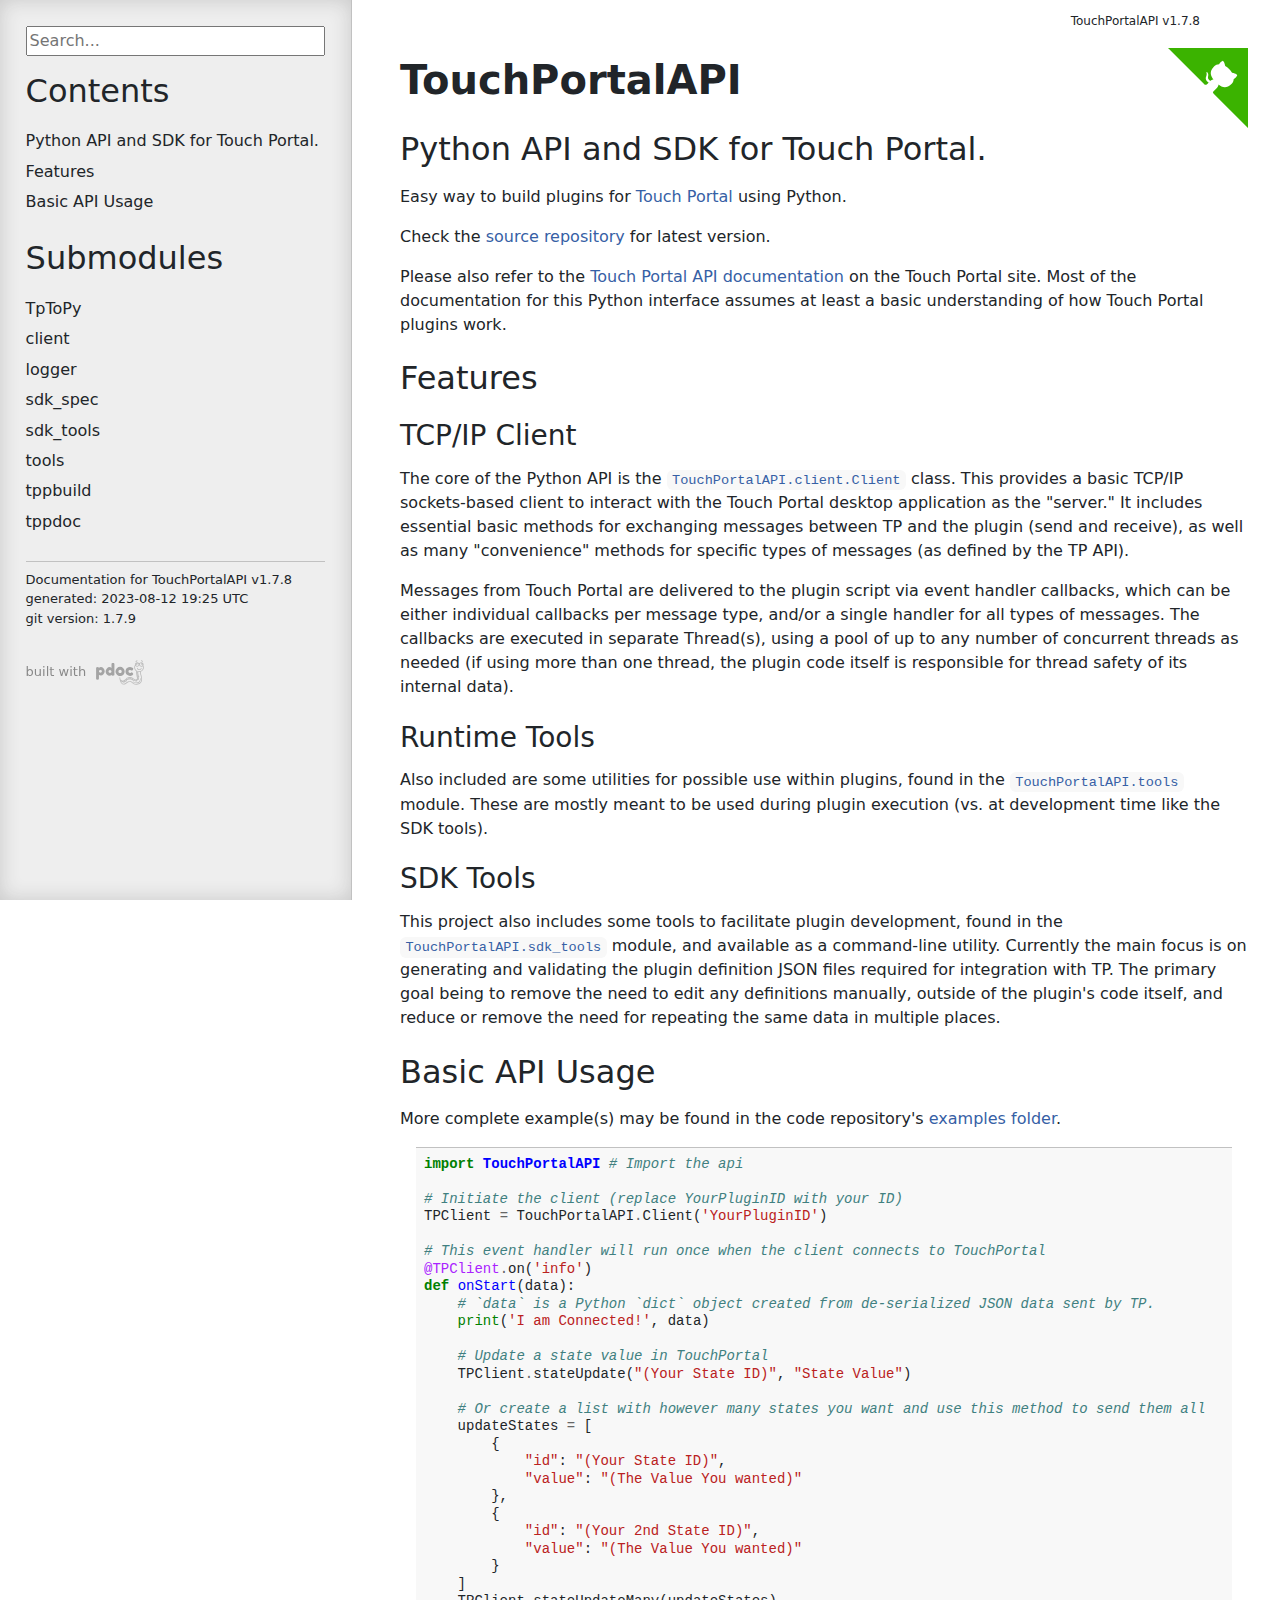
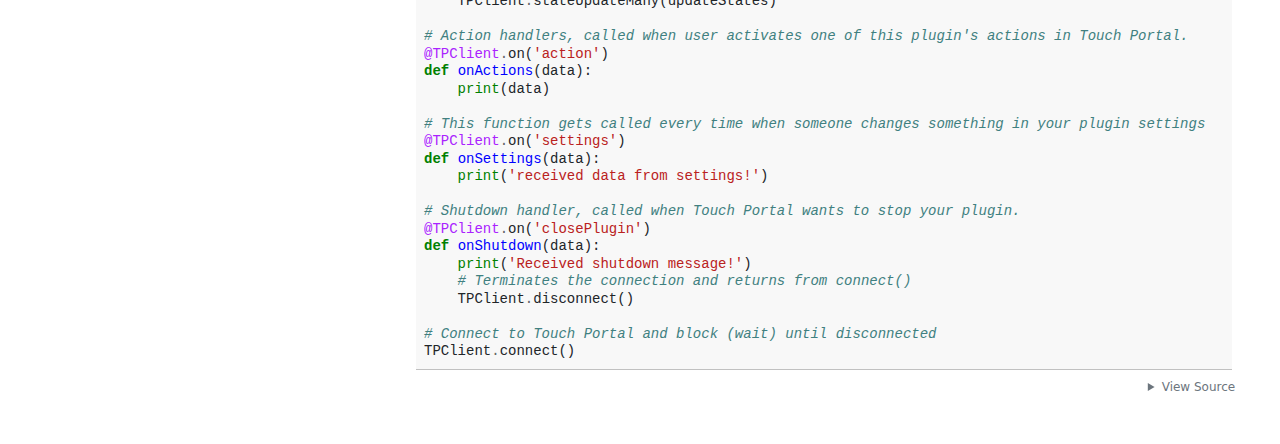
<file: docs/index.html>
<!doctype html>
<html lang="en">
<head>
    <meta charset="utf-8">
    <meta name="viewport" content="width=device-width, initial-scale=1">
    <meta name="generator" content="pdoc 7.3.1" />
    <title>Module List &ndash; pdoc 7.3.1</title>
    <link rel="icon" type="image/svg+xml" href="data:image/svg+xml,%3Csvg%20xmlns%3D%22http%3A//www.w3.org/2000/svg%22%20width%3D%2264%22%20height%3D%2264%22%20viewBox%3D%2244.5%202.5%2015%2015%22%3E%3Cpath%20d%3D%22M49.351%2021.041c-.233-.721-.546-2.408-.772-4.076-.042-.09-.067-.187-.046-.288-.166-1.347-.277-2.625-.241-3.351-1.378-1.008-2.271-2.586-2.271-4.362%200-.976.272-1.935.788-2.774.057-.094.122-.18.184-.268-.033-.167-.052-.339-.052-.516%200-1.477%201.202-2.679%202.679-2.679.791%200%201.496.352%201.987.9a6.3%206.3%200%200%201%201.001.029c.492-.564%201.207-.929%202.012-.929%201.477%200%202.679%201.202%202.679%202.679a2.65%202.65%200%200%201-.269%201.148c.383.747.595%201.572.595%202.41%200%202.311-1.507%204.29-3.635%205.107.037.699.147%202.27.423%203.294l.137.461c.156%202.136-4.612%205.166-5.199%203.215zm.127-4.919a4.78%204.78%200%200%200%20.775-.584c-.172-.115-.505-.254-.88-.378zm.331%202.302l.828-.502c-.202-.143-.576-.328-.984-.49zm.45%202.157l.701-.403c-.214-.115-.536-.249-.891-.376l.19.779zM49.13%204.141c0%20.152.123.276.276.276s.275-.124.275-.276-.123-.276-.276-.276-.275.124-.275.276zm.735-.389a1.15%201.15%200%200%201%20.314.783%201.16%201.16%200%200%201-1.162%201.162c-.457%200-.842-.27-1.032-.653-.026.117-.042.238-.042.362a1.68%201.68%200%200%200%201.679%201.679%201.68%201.68%200%200%200%201.679-1.679c0-.843-.626-1.535-1.436-1.654zm3.076%201.654a1.68%201.68%200%200%200%201.679%201.679%201.68%201.68%200%200%200%201.679-1.679c0-.037-.009-.072-.011-.109-.21.3-.541.508-.935.508a1.16%201.16%200%200%201-1.162-1.162%201.14%201.14%200%200%201%20.474-.912c-.015%200-.03-.005-.045-.005-.926.001-1.679.754-1.679%201.68zm1.861-1.265c0%20.152.123.276.276.276s.275-.124.275-.276-.123-.276-.276-.276-.275.124-.275.276zm1.823%204.823c0-.52-.103-1.035-.288-1.52-.466.394-1.06.64-1.717.64-1.144%200-2.116-.725-2.499-1.738-.383%201.012-1.355%201.738-2.499%201.738-.867%200-1.631-.421-2.121-1.062-.307.605-.478%201.267-.478%201.942%200%202.486%202.153%204.51%204.801%204.51s4.801-2.023%204.801-4.51zm-3.032%209.156l-.146-.492c-.276-1.02-.395-2.457-.444-3.268a6.11%206.11%200%200%201-1.18.115%206.01%206.01%200%200%201-2.536-.562l.006.175c.802.215%201.848.612%202.021%201.25.079.295-.021.601-.274.837l-.598.501c.667.304%201.243.698%201.311%201.179.02.144.022.507-.393.787l-.564.365c1.285.521%201.361.96%201.381%201.126.018.142.011.496-.427.746l-.854.489c.064-1.19%201.985-2.585%202.697-3.248zM49.34%209.925c0-.667%201-.667%201%200%200%20.653.818%201.205%201.787%201.205s1.787-.552%201.787-1.205c0-.667%201-.667%201%200%200%201.216-1.25%202.205-2.787%202.205s-2.787-.989-2.787-2.205zm-.887-7.633c-.093.077-.205.114-.317.114a.5.5%200%200%201-.318-.886L49.183.397a.5.5%200%200%201%20.703.068.5.5%200%200%201-.069.703zm7.661-.065c-.086%200-.173-.022-.253-.068l-1.523-.893c-.575-.337-.069-1.2.506-.863l1.523.892a.5.5%200%200%201%20.179.685c-.094.158-.261.247-.432.247z%22%20fill%3D%22%233bb300%22/%3E%3C/svg%3E"/>

    <meta http-equiv="Refresh" content="0; url=TouchPortalAPI.html" />
    
    
<style>/*! * Bootstrap Reboot v5.0.0 (https://getbootstrap.com/) * Copyright 2011-2021 The Bootstrap Authors * Copyright 2011-2021 Twitter, Inc. * Licensed under MIT (https://github.com/twbs/bootstrap/blob/main/LICENSE) * Forked from Normalize.css, licensed MIT (https://github.com/necolas/normalize.css/blob/master/LICENSE.md) */*,::after,::before{box-sizing:border-box}@media (prefers-reduced-motion:no-preference){:root{scroll-behavior:smooth}}body{margin:0;font-family:system-ui,-apple-system,"Segoe UI",Roboto,"Helvetica Neue",Arial,"Noto Sans","Liberation Sans",sans-serif,"Apple Color Emoji","Segoe UI Emoji","Segoe UI Symbol","Noto Color Emoji";font-size:1rem;font-weight:400;line-height:1.5;color:#212529;background-color:#fff;-webkit-text-size-adjust:100%;-webkit-tap-highlight-color:transparent}hr{margin:1rem 0;color:inherit;background-color:currentColor;border:0;opacity:.25}hr:not([size]){height:1px}h1,h2,h3,h4,h5,h6{margin-top:0;margin-bottom:.5rem;font-weight:500;line-height:1.2}h1{font-size:calc(1.375rem + 1.5vw)}@media (min-width:1200px){h1{font-size:2.5rem}}h2{font-size:calc(1.325rem + .9vw)}@media (min-width:1200px){h2{font-size:2rem}}h3{font-size:calc(1.3rem + .6vw)}@media (min-width:1200px){h3{font-size:1.75rem}}h4{font-size:calc(1.275rem + .3vw)}@media (min-width:1200px){h4{font-size:1.5rem}}h5{font-size:1.25rem}h6{font-size:1rem}p{margin-top:0;margin-bottom:1rem}abbr[data-bs-original-title],abbr[title]{-webkit-text-decoration:underline dotted;text-decoration:underline dotted;cursor:help;-webkit-text-decoration-skip-ink:none;text-decoration-skip-ink:none}address{margin-bottom:1rem;font-style:normal;line-height:inherit}ol,ul{padding-left:2rem}dl,ol,ul{margin-top:0;margin-bottom:1rem}ol ol,ol ul,ul ol,ul ul{margin-bottom:0}dt{font-weight:700}dd{margin-bottom:.5rem;margin-left:0}blockquote{margin:0 0 1rem}b,strong{font-weight:bolder}small{font-size:.875em}mark{padding:.2em;background-color:#fcf8e3}sub,sup{position:relative;font-size:.75em;line-height:0;vertical-align:baseline}sub{bottom:-.25em}sup{top:-.5em}a{color:#0d6efd;text-decoration:underline}a:hover{color:#0a58ca}a:not([href]):not([class]),a:not([href]):not([class]):hover{color:inherit;text-decoration:none}code,kbd,pre,samp{font-family:SFMono-Regular,Menlo,Monaco,Consolas,"Liberation Mono","Courier New",monospace;font-size:1em;direction:ltr;unicode-bidi:bidi-override}pre{display:block;margin-top:0;margin-bottom:1rem;overflow:auto;font-size:.875em}pre code{font-size:inherit;color:inherit;word-break:normal}code{font-size:.875em;color:#d63384;word-wrap:break-word}a>code{color:inherit}kbd{padding:.2rem .4rem;font-size:.875em;color:#fff;background-color:#212529;border-radius:.2rem}kbd kbd{padding:0;font-size:1em;font-weight:700}figure{margin:0 0 1rem}img,svg{vertical-align:middle}table{caption-side:bottom;border-collapse:collapse}caption{padding-top:.5rem;padding-bottom:.5rem;color:#6c757d;text-align:left}th{text-align:inherit;text-align:-webkit-match-parent}tbody,td,tfoot,th,thead,tr{border-color:inherit;border-style:solid;border-width:0}label{display:inline-block}button{border-radius:0}button:focus:not(:focus-visible){outline:0}button,input,optgroup,select,textarea{margin:0;font-family:inherit;font-size:inherit;line-height:inherit}button,select{text-transform:none}[role=button]{cursor:pointer}select{word-wrap:normal}select:disabled{opacity:1}[list]::-webkit-calendar-picker-indicator{display:none}[type=button],[type=reset],[type=submit],button{-webkit-appearance:button}[type=button]:not(:disabled),[type=reset]:not(:disabled),[type=submit]:not(:disabled),button:not(:disabled){cursor:pointer}::-moz-focus-inner{padding:0;border-style:none}textarea{resize:vertical}fieldset{min-width:0;padding:0;margin:0;border:0}legend{float:left;width:100%;padding:0;margin-bottom:.5rem;font-size:calc(1.275rem + .3vw);line-height:inherit}@media (min-width:1200px){legend{font-size:1.5rem}}legend+*{clear:left}::-webkit-datetime-edit-day-field,::-webkit-datetime-edit-fields-wrapper,::-webkit-datetime-edit-hour-field,::-webkit-datetime-edit-minute,::-webkit-datetime-edit-month-field,::-webkit-datetime-edit-text,::-webkit-datetime-edit-year-field{padding:0}::-webkit-inner-spin-button{height:auto}[type=search]{outline-offset:-2px;-webkit-appearance:textfield}::-webkit-search-decoration{-webkit-appearance:none}::-webkit-color-swatch-wrapper{padding:0}::file-selector-button{font:inherit}::-webkit-file-upload-button{font:inherit;-webkit-appearance:button}output{display:inline-block}iframe{border:0}summary{display:list-item;cursor:pointer}progress{vertical-align:baseline}[hidden]{display:none!important}</style>
<style>/*! pygments syntax highlighting */pre{line-height:125%;}td.linenos pre{color:#000000; background-color:#f0f0f0; padding-left:5px; padding-right:5px;}span.linenos{color:#000000; background-color:#f0f0f0; padding-left:5px; padding-right:5px;}td.linenos pre.special{color:#000000; background-color:#ffffc0; padding-left:5px; padding-right:5px;}span.linenos.special{color:#000000; background-color:#ffffc0; padding-left:5px; padding-right:5px;}.pdoc .hll{background-color:#ffffcc}.pdoc{background:#f8f8f8;}.pdoc .c{color:#408080; font-style:italic}.pdoc .err{border:1px solid #FF0000}.pdoc .k{color:#008000; font-weight:bold}.pdoc .o{color:#666666}.pdoc .ch{color:#408080; font-style:italic}.pdoc .cm{color:#408080; font-style:italic}.pdoc .cp{color:#BC7A00}.pdoc .cpf{color:#408080; font-style:italic}.pdoc .c1{color:#408080; font-style:italic}.pdoc .cs{color:#408080; font-style:italic}.pdoc .gd{color:#A00000}.pdoc .ge{font-style:italic}.pdoc .gr{color:#FF0000}.pdoc .gh{color:#000080; font-weight:bold}.pdoc .gi{color:#00A000}.pdoc .go{color:#888888}.pdoc .gp{color:#000080; font-weight:bold}.pdoc .gs{font-weight:bold}.pdoc .gu{color:#800080; font-weight:bold}.pdoc .gt{color:#0044DD}.pdoc .kc{color:#008000; font-weight:bold}.pdoc .kd{color:#008000; font-weight:bold}.pdoc .kn{color:#008000; font-weight:bold}.pdoc .kp{color:#008000}.pdoc .kr{color:#008000; font-weight:bold}.pdoc .kt{color:#B00040}.pdoc .m{color:#666666}.pdoc .s{color:#BA2121}.pdoc .na{color:#7D9029}.pdoc .nb{color:#008000}.pdoc .nc{color:#0000FF; font-weight:bold}.pdoc .no{color:#880000}.pdoc .nd{color:#AA22FF}.pdoc .ni{color:#999999; font-weight:bold}.pdoc .ne{color:#D2413A; font-weight:bold}.pdoc .nf{color:#0000FF}.pdoc .nl{color:#A0A000}.pdoc .nn{color:#0000FF; font-weight:bold}.pdoc .nt{color:#008000; font-weight:bold}.pdoc .nv{color:#19177C}.pdoc .ow{color:#AA22FF; font-weight:bold}.pdoc .w{color:#bbbbbb}.pdoc .mb{color:#666666}.pdoc .mf{color:#666666}.pdoc .mh{color:#666666}.pdoc .mi{color:#666666}.pdoc .mo{color:#666666}.pdoc .sa{color:#BA2121}.pdoc .sb{color:#BA2121}.pdoc .sc{color:#BA2121}.pdoc .dl{color:#BA2121}.pdoc .sd{color:#BA2121; font-style:italic}.pdoc .s2{color:#BA2121}.pdoc .se{color:#BB6622; font-weight:bold}.pdoc .sh{color:#BA2121}.pdoc .si{color:#BB6688; font-weight:bold}.pdoc .sx{color:#008000}.pdoc .sr{color:#BB6688}.pdoc .s1{color:#BA2121}.pdoc .ss{color:#19177C}.pdoc .bp{color:#008000}.pdoc .fm{color:#0000FF}.pdoc .vc{color:#19177C}.pdoc .vg{color:#19177C}.pdoc .vi{color:#19177C}.pdoc .vm{color:#19177C}.pdoc .il{color:#666666}@media (prefers-color-scheme:dark){		.pdoc .hll{background-color:#49483e}	.pdoc{background:#272822; color:#f8f8f2}	.pdoc .c{color:#75715e}	.pdoc .err{color:#960050; background-color:#1e0010}	.pdoc .k{color:#66d9ef}	.pdoc .l{color:#ae81ff}	.pdoc .n{color:#f8f8f2}	.pdoc .o{color:#f92672}	.pdoc .p{color:#f8f8f2}	.pdoc .ch{color:#75715e}	.pdoc .cm{color:#75715e}	.pdoc .cp{color:#75715e}	.pdoc .cpf{color:#75715e}	.pdoc .c1{color:#75715e}	.pdoc .cs{color:#75715e}	.pdoc .gd{color:#f92672}	.pdoc .ge{font-style:italic}	.pdoc .gi{color:#a6e22e}	.pdoc .go{color:#66d9ef}	.pdoc .gp{color:#f92672; font-weight:bold}	.pdoc .gs{font-weight:bold}	.pdoc .gu{color:#75715e}	.pdoc .kc{color:#66d9ef}	.pdoc .kd{color:#66d9ef}	.pdoc .kn{color:#f92672}	.pdoc .kp{color:#66d9ef}	.pdoc .kr{color:#66d9ef}	.pdoc .kt{color:#66d9ef}	.pdoc .ld{color:#e6db74}	.pdoc .m{color:#ae81ff}	.pdoc .s{color:#e6db74}	.pdoc .na{color:#a6e22e}	.pdoc .nb{color:#f8f8f2}	.pdoc .nc{color:#a6e22e}	.pdoc .no{color:#66d9ef}	.pdoc .nd{color:#a6e22e}	.pdoc .ni{color:#f8f8f2}	.pdoc .ne{color:#a6e22e}	.pdoc .nf{color:#a6e22e}	.pdoc .nl{color:#f8f8f2}	.pdoc .nn{color:#f8f8f2}	.pdoc .nx{color:#a6e22e}	.pdoc .py{color:#f8f8f2}	.pdoc .nt{color:#f92672}	.pdoc .nv{color:#f8f8f2}	.pdoc .ow{color:#f92672}	.pdoc .w{color:#f8f8f2}	.pdoc .mb{color:#ae81ff}	.pdoc .mf{color:#ae81ff}	.pdoc .mh{color:#ae81ff}	.pdoc .mi{color:#ae81ff}	.pdoc .mo{color:#ae81ff}	.pdoc .sa{color:#e6db74}	.pdoc .sb{color:#e6db74}	.pdoc .sc{color:#e6db74}	.pdoc .dl{color:#e6db74}	.pdoc .sd{color:#e6db74}	.pdoc .s2{color:#e6db74}	.pdoc .se{color:#ae81ff}	.pdoc .sh{color:#e6db74}	.pdoc .si{color:#e6db74}	.pdoc .sx{color:#e6db74}	.pdoc .sr{color:#e6db74}	.pdoc .s1{color:#e6db74}	.pdoc .ss{color:#e6db74}	.pdoc .bp{color:#f8f8f2}	.pdoc .fm{color:#a6e22e}	.pdoc .vc{color:#f8f8f2}	.pdoc .vg{color:#f8f8f2}	.pdoc .vi{color:#f8f8f2}	.pdoc .vm{color:#f8f8f2}	.pdoc .il{color:#ae81ff}}</style>
<style>/*! pdoc */@media (prefers-color-scheme:dark){:root{--pdoc-background:#212529;}.pdoc{--text:#f7f7f7;--accent:#333;--active:#9e7700;}}body{background-color:var(--pdoc-background);}html, body{width:100%;height:100%;}@media (max-width:769px){#navtoggle{cursor:pointer;position:absolute;width:50px;height:40px;top:1rem;right:1rem;border-color:var(--text);color:var(--text);display:flex;opacity:0.8;}#navtoggle:hover{opacity:1;}#togglestate + div{display:none;}#togglestate:checked + div{display:inherit;}main, header{padding:2rem 3vw;}.git-button{display:none !important;}nav input[type="search"]:valid ~ *{display:none !important;}}@media (min-width:770px){:root{--sidebar-width:clamp(12.5rem, 28vw, 22rem);}nav{position:fixed;overflow:auto;height:100vh;width:var(--sidebar-width);}main, header{padding:3rem 2rem 3rem calc(var(--sidebar-width) + 3rem);width:calc(54rem + var(--sidebar-width));max-width:100%;}#navtoggle{display:none;}}#togglestate{display:none;}nav.pdoc{--pad:1.75rem;--indent:1.5rem;background-color:var(--accent);border-right:1px solid var(--accent2);box-shadow:0 0 20px rgba(50, 50, 50, .2) inset;padding:0 0 0 var(--pad);overflow-wrap:anywhere;scrollbar-width:thin; scrollbar-color:var(--accent2) transparent }nav.pdoc::-webkit-scrollbar{width:.4rem; }nav.pdoc::-webkit-scrollbar-thumb{background-color:var(--accent2); }nav.pdoc > div{padding:var(--pad) 0;}nav.pdoc .module-list-button{display:inline-flex;align-items:center;color:var(--text);border-color:var(--muted);margin-bottom:1rem;}nav.pdoc .module-list-button:hover{border-color:var(--text);}nav.pdoc input[type=search]{display:block;outline-offset:0;width:calc(100% - var(--pad));}nav.pdoc .logo{max-width:calc(100% - var(--pad));max-height:35vh;display:block;margin:0 auto 1rem;transform:translate(calc(-.5 * var(--pad)), 0);}nav.pdoc ul{list-style:none;padding-left:0;}nav.pdoc li{display:block;margin:0;padding:.2rem 0 .2rem var(--indent);transition:all 100ms;}nav.pdoc > div > ul > li{padding-left:0;}nav.pdoc li:hover{background-color:var(--nav-hover);}nav.pdoc a, nav.pdoc a:hover{color:var(--text);}nav.pdoc a{display:block;}nav.pdoc > h2:first-of-type{margin-top:1.5rem;}nav.pdoc .class:before{content:"class ";color:var(--muted);}nav.pdoc .function:after{content:"()";color:var(--muted);}nav.pdoc footer:before{content:"";display:block;width:calc(100% - var(--pad));border-top:solid var(--accent2) 1px;margin-top:1.5rem;padding-top:.5rem;}nav.pdoc footer{font-size:small;}html, main{scroll-behavior:smooth;}.pdoc{color:var(--text);box-sizing:border-box;line-height:1.5;background:none;}.pdoc .pdoc-button{display:inline-block;border:solid black 1px;border-radius:2px;font-size:.75rem;padding:calc(0.5em - 1px) 1em;transition:100ms all;}.pdoc .visually-hidden{position:absolute !important;width:1px !important;height:1px !important;padding:0 !important;margin:-1px !important;overflow:hidden !important;clip:rect(0, 0, 0, 0) !important;white-space:nowrap !important;border:0 !important;}.pdoc h1, .pdoc h2, .pdoc h3{font-weight:300;margin:.3em 0;padding:.2em 0;}.pdoc a{text-decoration:none;color:var(--link);}.pdoc a:hover{color:var(--link-hover);}.pdoc blockquote{margin-left:2rem;}.pdoc pre{background-color:var(--code);border-top:1px solid var(--accent2);border-bottom:1px solid var(--accent2);margin-bottom:1em;padding:.5rem 0 .5rem .5rem;overflow-x:auto;}.pdoc code{color:var(--text);padding:.2em .4em;margin:0;font-size:85%;background-color:var(--code);border-radius:6px;}.pdoc a > code{color:inherit;}.pdoc pre > code{display:inline-block;font-size:inherit;background:none;border:none;padding:0;}.pdoc .modulename{margin-top:0;font-weight:bold;}.pdoc .modulename a{color:var(--link);transition:100ms all;}.pdoc .git-button{float:right;border:solid var(--link) 1px;}.pdoc .git-button:hover{background-color:var(--link);color:var(--pdoc-background);}.pdoc details{--shift:-40px;text-align:right;margin-top:var(--shift);margin-bottom:calc(0px - var(--shift));clear:both;filter:opacity(1);}.pdoc details:not([open]){height:0;overflow:visible;}.pdoc details > summary{font-size:.75rem;cursor:pointer;color:var(--muted);border-width:0;padding:0 .7em;display:inline-block;display:inline list-item;user-select:none;}.pdoc details > summary:focus{outline:0;}.pdoc details > div{margin-top:calc(0px - var(--shift) / 2);text-align:left;}.pdoc .docstring{margin-bottom:1.5rem;}.pdoc > section:first-of-type > .docstring{margin-bottom:3rem;}.pdoc .docstring pre{margin-left:1em;margin-right:1em;}.pdoc h1:target,.pdoc h2:target,.pdoc h3:target,.pdoc h4:target,.pdoc h5:target,.pdoc h6:target{background-color:var(--active);box-shadow:-1rem 0 0 0 var(--active);}.pdoc div:target > .attr,.pdoc section:target > .attr,.pdoc dd:target > a{background-color:var(--active);}.pdoc .attr:hover{filter:contrast(0.95);}.pdoc .headerlink{position:absolute;width:0;margin-left:-1.5rem;line-height:1.4rem;font-size:1.5rem;font-weight:normal;transition:all 100ms ease-in-out;opacity:0;}.pdoc .attr > .headerlink{margin-left:-2.5rem;}.pdoc *:hover > .headerlink,.pdoc *:target > .attr > .headerlink{opacity:1;}.pdoc .attr{display:block;color:var(--text);margin:1rem 0 .5rem;padding:.4rem 5rem .4rem 1rem;background-color:var(--accent);}.pdoc .classattr{margin-left:2rem;}.pdoc .name{color:var(--name);font-weight:bold;}.pdoc .def{color:var(--def);font-weight:bold;}.pdoc .signature{white-space:pre-wrap;}.pdoc .annotation{color:var(--annotation);}.pdoc .inherited{margin-left:2rem;}.pdoc .inherited dt{font-weight:700;}.pdoc .inherited dt, .pdoc .inherited dd{display:inline;margin-left:0;margin-bottom:.5rem;}.pdoc .inherited dd:not(:last-child):after{content:", ";}.pdoc .inherited .class:before{content:"class ";}.pdoc .inherited .function a:after{content:"()";}.pdoc .search-result .docstring{overflow:auto;max-height:25vh;}.pdoc .search-result.focused > .attr{background-color:var(--active);}.pdoc .attribution{margin-top:2rem;display:block;opacity:0.5;transition:all 200ms;filter:grayscale(100%);}.pdoc .attribution:hover{opacity:1;filter:grayscale(0%);}.pdoc .attribution img{margin-left:5px;height:35px;vertical-align:middle;width:70px;transition:all 200ms;}</style>
    <style>
        header.pdoc {
            margin-bottom: -4rem;
            display: flex;
            align-items: center;
            flex-wrap: wrap;
        }

        header.pdoc img {
            max-width: 200px;
            max-height: 75px;
            padding-right: 2rem;
        }

        header.pdoc input[type=search] {
            outline-offset: 0;
            font-size: 1.5rem;
            min-width: 60%;
            flex-grow: 1;
            padding-left: .5rem;
            margin: 1.75rem 0;
        }
    </style>

</head>
<body>    <nav class="pdoc">
        <label id="navtoggle" for="togglestate" class="pdoc-button"><svg xmlns='http://www.w3.org/2000/svg' viewBox='0 0 30 30'><path stroke-linecap='round' stroke="currentColor" stroke-miterlimit='10' stroke-width='2' d='M4 7h22M4 15h22M4 23h22'/></svg></label>
        <input id="togglestate" type="checkbox">
        <div>
            <h2>Available Modules</h2>
            <ul>
                    <li><a href="TouchPortalAPI.html">TouchPortalAPI</a></li>
                    <li><a href="TouchPortalAPI/client.html">TouchPortalAPI.client</a></li>
                    <li><a href="TouchPortalAPI/logger.html">TouchPortalAPI.logger</a></li>
                    <li><a href="TouchPortalAPI/sdk_spec.html">TouchPortalAPI.sdk_spec</a></li>
                    <li><a href="TouchPortalAPI/sdk_tools.html">TouchPortalAPI.sdk_tools</a></li>
                    <li><a href="TouchPortalAPI/tools.html">TouchPortalAPI.tools</a></li>
                    <li><a href="TouchPortalAPI/tppbuild.html">TouchPortalAPI.tppbuild</a></li>
            </ul>
        </div>
    </nav>
    <header class="pdoc">
            <a href="https://pdoc.dev">
                <img src="data:image/svg+xml,%3Csvg%20xmlns%3D%22http%3A//www.w3.org/2000/svg%22%20role%3D%22img%22%20aria-label%3D%22pdoc%20logo%22%20width%3D%22300%22%20height%3D%22150%22%20viewBox%3D%22-1%200%2060%2030%22%3E%3Ctitle%3Epdoc%3C/title%3E%3Cpath%20d%3D%22M29.621%2021.293c-.011-.273-.214-.475-.511-.481a.5.5%200%200%200-.489.503l-.044%201.393c-.097.551-.695%201.215-1.566%201.704-.577.428-1.306.486-2.193.182-1.426-.617-2.467-1.654-3.304-2.487l-.173-.172a3.43%203.43%200%200%200-.365-.306.49.49%200%200%200-.286-.196c-1.718-1.06-4.931-1.47-7.353.191l-.219.15c-1.707%201.187-3.413%202.131-4.328%201.03-.02-.027-.49-.685-.141-1.763.233-.721.546-2.408.772-4.076.042-.09.067-.187.046-.288.166-1.347.277-2.625.241-3.351%201.378-1.008%202.271-2.586%202.271-4.362%200-.976-.272-1.935-.788-2.774-.057-.094-.122-.18-.184-.268.033-.167.052-.339.052-.516%200-1.477-1.202-2.679-2.679-2.679-.791%200-1.496.352-1.987.9a6.3%206.3%200%200%200-1.001.029c-.492-.564-1.207-.929-2.012-.929-1.477%200-2.679%201.202-2.679%202.679A2.65%202.65%200%200%200%20.97%206.554c-.383.747-.595%201.572-.595%202.41%200%202.311%201.507%204.29%203.635%205.107-.037.699-.147%202.27-.423%203.294l-.137.461c-.622%202.042-2.515%208.257%201.727%2010.643%201.614.908%203.06%201.248%204.317%201.248%202.665%200%204.492-1.524%205.322-2.401%201.476-1.559%202.886-1.854%206.491.82%201.877%201.393%203.514%201.753%204.861%201.068%202.223-1.713%202.811-3.867%203.399-6.374.077-.846.056-1.469.054-1.537zm-4.835%204.313c-.054.305-.156.586-.242.629-.034-.007-.131-.022-.307-.157-.145-.111-.314-.478-.456-.908.221.121.432.25.675.355.115.039.219.051.33.081zm-2.251-1.238c-.05.33-.158.648-.252.694-.022.001-.125-.018-.307-.157-.217-.166-.488-.906-.639-1.573.358.344.754.693%201.198%201.036zm-3.887-2.337c-.006-.116-.018-.231-.041-.342.635.145%201.189.368%201.599.625.097.231.166.481.174.642-.03.049-.055.101-.067.158-.046.013-.128.026-.298.004-.278-.037-.901-.57-1.367-1.087zm-1.127-.497c.116.306.176.625.12.71-.019.014-.117.045-.345.016-.206-.027-.604-.332-.986-.695.41-.051.816-.056%201.211-.031zm-4.535%201.535c.209.22.379.47.358.598-.006.041-.088.138-.351.234-.144.055-.539-.063-.979-.259a11.66%2011.66%200%200%200%20.972-.573zm.983-.664c.359-.237.738-.418%201.126-.554.25.237.479.548.457.694-.006.042-.087.138-.351.235-.174.064-.694-.105-1.232-.375zm-3.381%201.794c-.022.145-.061.29-.149.401-.133.166-.358.248-.69.251h-.002c-.133%200-.306-.26-.45-.621.417.091.854.07%201.291-.031zm-2.066-8.077a4.78%204.78%200%200%201-.775-.584c.172-.115.505-.254.88-.378l-.105.962zm-.331%202.302a10.32%2010.32%200%200%201-.828-.502c.202-.143.576-.328.984-.49l-.156.992zm-.45%202.157l-.701-.403c.214-.115.536-.249.891-.376a11.57%2011.57%200%200%201-.19.779zm-.181%201.716c.064.398.194.702.298.893-.194-.051-.435-.162-.736-.398.061-.119.224-.3.438-.495zM8.87%204.141c0%20.152-.123.276-.276.276s-.275-.124-.275-.276.123-.276.276-.276.275.124.275.276zm-.735-.389a1.15%201.15%200%200%200-.314.783%201.16%201.16%200%200%200%201.162%201.162c.457%200%20.842-.27%201.032-.653.026.117.042.238.042.362a1.68%201.68%200%200%201-1.679%201.679%201.68%201.68%200%200%201-1.679-1.679c0-.843.626-1.535%201.436-1.654zM5.059%205.406A1.68%201.68%200%200%201%203.38%207.085a1.68%201.68%200%200%201-1.679-1.679c0-.037.009-.072.011-.109.21.3.541.508.935.508a1.16%201.16%200%200%200%201.162-1.162%201.14%201.14%200%200%200-.474-.912c.015%200%20.03-.005.045-.005.926.001%201.679.754%201.679%201.68zM3.198%204.141c0%20.152-.123.276-.276.276s-.275-.124-.275-.276.123-.276.276-.276.275.124.275.276zM1.375%208.964c0-.52.103-1.035.288-1.52.466.394%201.06.64%201.717.64%201.144%200%202.116-.725%202.499-1.738.383%201.012%201.355%201.738%202.499%201.738.867%200%201.631-.421%202.121-1.062.307.605.478%201.267.478%201.942%200%202.486-2.153%204.51-4.801%204.51s-4.801-2.023-4.801-4.51zm24.342%2019.349c-.985.498-2.267.168-3.813-.979-3.073-2.281-5.453-3.199-7.813-.705-1.315%201.391-4.163%203.365-8.423.97-3.174-1.786-2.239-6.266-1.261-9.479l.146-.492c.276-1.02.395-2.457.444-3.268a6.11%206.11%200%200%200%201.18.115%206.01%206.01%200%200%200%202.536-.562l-.006.175c-.802.215-1.848.612-2.021%201.25-.079.295.021.601.274.837.219.203.415.364.598.501-.667.304-1.243.698-1.311%201.179-.02.144-.022.507.393.787.213.144.395.26.564.365-1.285.521-1.361.96-1.381%201.126-.018.142-.011.496.427.746l.854.489c-.473.389-.971.914-.999%201.429-.018.278.095.532.316.713.675.556%201.231.721%201.653.721.059%200%20.104-.014.158-.02.207.707.641%201.64%201.513%201.64h.013c.8-.008%201.236-.345%201.462-.626.173-.216.268-.457.325-.692.424.195.93.374%201.372.374.151%200%20.294-.021.423-.068.732-.27.944-.704.993-1.021.009-.061.003-.119.002-.179.266.086.538.147.789.147.15%200%20.294-.021.423-.069.542-.2.797-.489.914-.754.237.147.478.258.704.288.106.014.205.021.296.021.356%200%20.595-.101.767-.229.438.435%201.094.992%201.656%201.067.106.014.205.021.296.021a1.56%201.56%200%200%200%20.323-.035c.17.575.453%201.289.866%201.605.358.273.665.362.914.362a.99.99%200%200%200%20.421-.093%201.03%201.03%200%200%200%20.245-.164c.168.428.39.846.68%201.068.358.273.665.362.913.362a.99.99%200%200%200%20.421-.093c.317-.148.512-.448.639-.762.251.157.495.257.726.257.127%200%20.25-.024.37-.071.427-.17.706-.617.841-1.314.022-.015.047-.022.068-.038.067-.051.133-.104.196-.159-.443%201.486-1.107%202.761-2.086%203.257zM8.66%209.925a.5.5%200%201%200-1%200c0%20.653-.818%201.205-1.787%201.205s-1.787-.552-1.787-1.205a.5.5%200%201%200-1%200c0%201.216%201.25%202.205%202.787%202.205s2.787-.989%202.787-2.205zm4.4%2015.965l-.208.097c-2.661%201.258-4.708%201.436-6.086.527-1.542-1.017-1.88-3.19-1.844-4.198a.4.4%200%200%200-.385-.414c-.242-.029-.406.164-.414.385-.046%201.249.367%203.686%202.202%204.896.708.467%201.547.7%202.51.7%201.248%200%202.706-.392%204.362-1.174l.185-.086a.4.4%200%200%200%20.205-.527c-.089-.204-.326-.291-.527-.206zM9.547%202.292c.093.077.205.114.317.114a.5.5%200%200%200%20.318-.886L8.817.397a.5.5%200%200%200-.703.068.5.5%200%200%200%20.069.703l1.364%201.124zm-7.661-.065c.086%200%20.173-.022.253-.068l1.523-.893a.5.5%200%200%200-.506-.863l-1.523.892a.5.5%200%200%200-.179.685c.094.158.261.247.432.247z%22%20transform%3D%22matrix%28-1%200%200%201%2058%200%29%22%20fill%3D%22%233bb300%22/%3E%3Cpath%20d%3D%22M.3%2021.86V10.18q0-.46.02-.68.04-.22.18-.5.28-.54%201.34-.54%201.06%200%201.42.28.38.26.44.78.76-1.04%202.38-1.04%201.64%200%203.1%201.54%201.46%201.54%201.46%203.58%200%202.04-1.46%203.58-1.44%201.54-3.08%201.54-1.64%200-2.38-.92v4.04q0%20.46-.04.68-.02.22-.18.5-.14.3-.5.42-.36.12-.98.12-.62%200-1-.12-.36-.12-.52-.4-.14-.28-.18-.5-.02-.22-.02-.68zm3.96-9.42q-.46.54-.46%201.18%200%20.64.46%201.18.48.52%201.2.52.74%200%201.24-.52.52-.52.52-1.18%200-.66-.48-1.18-.48-.54-1.26-.54-.76%200-1.22.54zm14.741-8.36q.16-.3.54-.42.38-.12%201-.12.64%200%201.02.12.38.12.52.42.16.3.18.54.04.22.04.68v11.94q0%20.46-.04.7-.02.22-.18.5-.3.54-1.7.54-1.38%200-1.54-.98-.84.96-2.34.96-1.8%200-3.28-1.56-1.48-1.58-1.48-3.66%200-2.1%201.48-3.68%201.5-1.58%203.28-1.58%201.48%200%202.3%201v-4.2q0-.46.02-.68.04-.24.18-.52zm-3.24%2010.86q.52.54%201.26.54.74%200%201.22-.54.5-.54.5-1.18%200-.66-.48-1.22-.46-.56-1.26-.56-.8%200-1.28.56-.48.54-.48%201.2%200%20.66.52%201.2zm7.833-1.2q0-2.4%201.68-3.96%201.68-1.56%203.84-1.56%202.16%200%203.82%201.56%201.66%201.54%201.66%203.94%200%201.66-.86%202.96-.86%201.28-2.1%201.9-1.22.6-2.54.6-1.32%200-2.56-.64-1.24-.66-2.1-1.92-.84-1.28-.84-2.88zm4.18%201.44q.64.48%201.3.48.66%200%201.32-.5.66-.5.66-1.48%200-.98-.62-1.46-.62-.48-1.34-.48-.72%200-1.34.5-.62.5-.62%201.48%200%20.96.64%201.46zm11.412-1.44q0%20.84.56%201.32.56.46%201.18.46.64%200%201.18-.36.56-.38.9-.38.6%200%201.46%201.06.46.58.46%201.04%200%20.76-1.1%201.42-1.14.8-2.8.8-1.86%200-3.58-1.34-.82-.64-1.34-1.7-.52-1.08-.52-2.36%200-1.3.52-2.34.52-1.06%201.34-1.7%201.66-1.32%203.54-1.32.76%200%201.48.22.72.2%201.06.4l.32.2q.36.24.56.38.52.4.52.92%200%20.5-.42%201.14-.72%201.1-1.38%201.1-.38%200-1.08-.44-.36-.34-1.04-.34-.66%200-1.24.48-.58.48-.58%201.34z%22%20fill%3D%22green%22/%3E%3C/svg%3E"
                     alt="pdoc logo"/>
            </a>
        <input type="search" placeholder="Search API Documentation..." aria-label="search box">
    </header>
    <main class="pdoc">
    </main>
<script>/** elasticlunr - http://weixsong.github.io * Copyright (C) 2017 Oliver Nightingale * Copyright (C) 2017 Wei Song * MIT Licensed */!function(){function e(e){if(null===e||"object"!=typeof e)return e;var t=e.constructor();for(var n in e)e.hasOwnProperty(n)&&(t[n]=e[n]);return t}var t=function(e){var n=new t.Index;return n.pipeline.add(t.trimmer,t.stopWordFilter,t.stemmer),e&&e.call(n,n),n};t.version="0.9.5",lunr=t,t.utils={},t.utils.warn=function(e){return function(t){e.console&&console.warn&&console.warn(t)}}(this),t.utils.toString=function(e){return void 0===e||null===e?"":e.toString()},t.EventEmitter=function(){this.events={}},t.EventEmitter.prototype.addListener=function(){var e=Array.prototype.slice.call(arguments),t=e.pop(),n=e;if("function"!=typeof t)throw new TypeError("last argument must be a function");n.forEach(function(e){this.hasHandler(e)||(this.events[e]=[]),this.events[e].push(t)},this)},t.EventEmitter.prototype.removeListener=function(e,t){if(this.hasHandler(e)){var n=this.events[e].indexOf(t);-1!==n&&(this.events[e].splice(n,1),0==this.events[e].length&&delete this.events[e])}},t.EventEmitter.prototype.emit=function(e){if(this.hasHandler(e)){var t=Array.prototype.slice.call(arguments,1);this.events[e].forEach(function(e){e.apply(void 0,t)},this)}},t.EventEmitter.prototype.hasHandler=function(e){return e in this.events},t.tokenizer=function(e){if(!arguments.length||null===e||void 0===e)return[];if(Array.isArray(e)){var n=e.filter(function(e){return null===e||void 0===e?!1:!0});n=n.map(function(e){return t.utils.toString(e).toLowerCase()});var i=[];return n.forEach(function(e){var n=e.split(t.tokenizer.seperator);i=i.concat(n)},this),i}return e.toString().trim().toLowerCase().split(t.tokenizer.seperator)},t.tokenizer.defaultSeperator=/[\s\-]+/,t.tokenizer.seperator=t.tokenizer.defaultSeperator,t.tokenizer.setSeperator=function(e){null!==e&&void 0!==e&&"object"==typeof e&&(t.tokenizer.seperator=e)},t.tokenizer.resetSeperator=function(){t.tokenizer.seperator=t.tokenizer.defaultSeperator},t.tokenizer.getSeperator=function(){return t.tokenizer.seperator},t.Pipeline=function(){this._queue=[]},t.Pipeline.registeredFunctions={},t.Pipeline.registerFunction=function(e,n){n in t.Pipeline.registeredFunctions&&t.utils.warn("Overwriting existing registered function: "+n),e.label=n,t.Pipeline.registeredFunctions[n]=e},t.Pipeline.getRegisteredFunction=function(e){return e in t.Pipeline.registeredFunctions!=!0?null:t.Pipeline.registeredFunctions[e]},t.Pipeline.warnIfFunctionNotRegistered=function(e){var n=e.label&&e.label in this.registeredFunctions;n||t.utils.warn("Function is not registered with pipeline. This may cause problems when serialising the index.\n",e)},t.Pipeline.load=function(e){var n=new t.Pipeline;return e.forEach(function(e){var i=t.Pipeline.getRegisteredFunction(e);if(!i)throw new Error("Cannot load un-registered function: "+e);n.add(i)}),n},t.Pipeline.prototype.add=function(){var e=Array.prototype.slice.call(arguments);e.forEach(function(e){t.Pipeline.warnIfFunctionNotRegistered(e),this._queue.push(e)},this)},t.Pipeline.prototype.after=function(e,n){t.Pipeline.warnIfFunctionNotRegistered(n);var i=this._queue.indexOf(e);if(-1===i)throw new Error("Cannot find existingFn");this._queue.splice(i+1,0,n)},t.Pipeline.prototype.before=function(e,n){t.Pipeline.warnIfFunctionNotRegistered(n);var i=this._queue.indexOf(e);if(-1===i)throw new Error("Cannot find existingFn");this._queue.splice(i,0,n)},t.Pipeline.prototype.remove=function(e){var t=this._queue.indexOf(e);-1!==t&&this._queue.splice(t,1)},t.Pipeline.prototype.run=function(e){for(var t=[],n=e.length,i=this._queue.length,o=0;n>o;o++){for(var r=e[o],s=0;i>s&&(r=this._queue[s](r,o,e),void 0!==r&&null!==r);s++);void 0!==r&&null!==r&&t.push(r)}return t},t.Pipeline.prototype.reset=function(){this._queue=[]},t.Pipeline.prototype.get=function(){return this._queue},t.Pipeline.prototype.toJSON=function(){return this._queue.map(function(e){return t.Pipeline.warnIfFunctionNotRegistered(e),e.label})},t.Index=function(){this._fields=[],this._ref="id",this.pipeline=new t.Pipeline,this.documentStore=new t.DocumentStore,this.index={},this.eventEmitter=new t.EventEmitter,this._idfCache={},this.on("add","remove","update",function(){this._idfCache={}}.bind(this))},t.Index.prototype.on=function(){var e=Array.prototype.slice.call(arguments);return this.eventEmitter.addListener.apply(this.eventEmitter,e)},t.Index.prototype.off=function(e,t){return this.eventEmitter.removeListener(e,t)},t.Index.load=function(e){e.version!==t.version&&t.utils.warn("version mismatch: current "+t.version+" importing "+e.version);var n=new this;n._fields=e.fields,n._ref=e.ref,n.documentStore=t.DocumentStore.load(e.documentStore),n.pipeline=t.Pipeline.load(e.pipeline),n.index={};for(var i in e.index)n.index[i]=t.InvertedIndex.load(e.index[i]);return n},t.Index.prototype.addField=function(e){return this._fields.push(e),this.index[e]=new t.InvertedIndex,this},t.Index.prototype.setRef=function(e){return this._ref=e,this},t.Index.prototype.saveDocument=function(e){return this.documentStore=new t.DocumentStore(e),this},t.Index.prototype.addDoc=function(e,n){if(e){var n=void 0===n?!0:n,i=e[this._ref];this.documentStore.addDoc(i,e),this._fields.forEach(function(n){var o=this.pipeline.run(t.tokenizer(e[n]));this.documentStore.addFieldLength(i,n,o.length);var r={};o.forEach(function(e){e in r?r[e]+=1:r[e]=1},this);for(var s in r){var u=r[s];u=Math.sqrt(u),this.index[n].addToken(s,{ref:i,tf:u})}},this),n&&this.eventEmitter.emit("add",e,this)}},t.Index.prototype.removeDocByRef=function(e){if(e&&this.documentStore.isDocStored()!==!1&&this.documentStore.hasDoc(e)){var t=this.documentStore.getDoc(e);this.removeDoc(t,!1)}},t.Index.prototype.removeDoc=function(e,n){if(e){var n=void 0===n?!0:n,i=e[this._ref];this.documentStore.hasDoc(i)&&(this.documentStore.removeDoc(i),this._fields.forEach(function(n){var o=this.pipeline.run(t.tokenizer(e[n]));o.forEach(function(e){this.index[n].removeToken(e,i)},this)},this),n&&this.eventEmitter.emit("remove",e,this))}},t.Index.prototype.updateDoc=function(e,t){var t=void 0===t?!0:t;this.removeDocByRef(e[this._ref],!1),this.addDoc(e,!1),t&&this.eventEmitter.emit("update",e,this)},t.Index.prototype.idf=function(e,t){var n="@"+t+"/"+e;if(Object.prototype.hasOwnProperty.call(this._idfCache,n))return this._idfCache[n];var i=this.index[t].getDocFreq(e),o=1+Math.log(this.documentStore.length/(i+1));return this._idfCache[n]=o,o},t.Index.prototype.getFields=function(){return this._fields.slice()},t.Index.prototype.search=function(e,n){if(!e)return[];e="string"==typeof e?{any:e}:JSON.parse(JSON.stringify(e));var i=null;null!=n&&(i=JSON.stringify(n));for(var o=new t.Configuration(i,this.getFields()).get(),r={},s=Object.keys(e),u=0;u<s.length;u++){var a=s[u];r[a]=this.pipeline.run(t.tokenizer(e[a]))}var l={};for(var c in o){var d=r[c]||r.any;if(d){var f=this.fieldSearch(d,c,o),h=o[c].boost;for(var p in f)f[p]=f[p]*h;for(var p in f)p in l?l[p]+=f[p]:l[p]=f[p]}}var v,g=[];for(var p in l)v={ref:p,score:l[p]},this.documentStore.hasDoc(p)&&(v.doc=this.documentStore.getDoc(p)),g.push(v);return g.sort(function(e,t){return t.score-e.score}),g},t.Index.prototype.fieldSearch=function(e,t,n){var i=n[t].bool,o=n[t].expand,r=n[t].boost,s=null,u={};return 0!==r?(e.forEach(function(e){var n=[e];1==o&&(n=this.index[t].expandToken(e));var r={};n.forEach(function(n){var o=this.index[t].getDocs(n),a=this.idf(n,t);if(s&&"AND"==i){var l={};for(var c in s)c in o&&(l[c]=o[c]);o=l}n==e&&this.fieldSearchStats(u,n,o);for(var c in o){var d=this.index[t].getTermFrequency(n,c),f=this.documentStore.getFieldLength(c,t),h=1;0!=f&&(h=1/Math.sqrt(f));var p=1;n!=e&&(p=.15*(1-(n.length-e.length)/n.length));var v=d*a*h*p;c in r?r[c]+=v:r[c]=v}},this),s=this.mergeScores(s,r,i)},this),s=this.coordNorm(s,u,e.length)):void 0},t.Index.prototype.mergeScores=function(e,t,n){if(!e)return t;if("AND"==n){var i={};for(var o in t)o in e&&(i[o]=e[o]+t[o]);return i}for(var o in t)o in e?e[o]+=t[o]:e[o]=t[o];return e},t.Index.prototype.fieldSearchStats=function(e,t,n){for(var i in n)i in e?e[i].push(t):e[i]=[t]},t.Index.prototype.coordNorm=function(e,t,n){for(var i in e)if(i in t){var o=t[i].length;e[i]=e[i]*o/n}return e},t.Index.prototype.toJSON=function(){var e={};return this._fields.forEach(function(t){e[t]=this.index[t].toJSON()},this),{version:t.version,fields:this._fields,ref:this._ref,documentStore:this.documentStore.toJSON(),index:e,pipeline:this.pipeline.toJSON()}},t.Index.prototype.use=function(e){var t=Array.prototype.slice.call(arguments,1);t.unshift(this),e.apply(this,t)},t.DocumentStore=function(e){this._save=null===e||void 0===e?!0:e,this.docs={},this.docInfo={},this.length=0},t.DocumentStore.load=function(e){var t=new this;return t.length=e.length,t.docs=e.docs,t.docInfo=e.docInfo,t._save=e.save,t},t.DocumentStore.prototype.isDocStored=function(){return this._save},t.DocumentStore.prototype.addDoc=function(t,n){this.hasDoc(t)||this.length++,this.docs[t]=this._save===!0?e(n):null},t.DocumentStore.prototype.getDoc=function(e){return this.hasDoc(e)===!1?null:this.docs[e]},t.DocumentStore.prototype.hasDoc=function(e){return e in this.docs},t.DocumentStore.prototype.removeDoc=function(e){this.hasDoc(e)&&(delete this.docs[e],delete this.docInfo[e],this.length--)},t.DocumentStore.prototype.addFieldLength=function(e,t,n){null!==e&&void 0!==e&&0!=this.hasDoc(e)&&(this.docInfo[e]||(this.docInfo[e]={}),this.docInfo[e][t]=n)},t.DocumentStore.prototype.updateFieldLength=function(e,t,n){null!==e&&void 0!==e&&0!=this.hasDoc(e)&&this.addFieldLength(e,t,n)},t.DocumentStore.prototype.getFieldLength=function(e,t){return null===e||void 0===e?0:e in this.docs&&t in this.docInfo[e]?this.docInfo[e][t]:0},t.DocumentStore.prototype.toJSON=function(){return{docs:this.docs,docInfo:this.docInfo,length:this.length,save:this._save}},t.stemmer=function(){var e={ational:"ate",tional:"tion",enci:"ence",anci:"ance",izer:"ize",bli:"ble",alli:"al",entli:"ent",eli:"e",ousli:"ous",ization:"ize",ation:"ate",ator:"ate",alism:"al",iveness:"ive",fulness:"ful",ousness:"ous",aliti:"al",iviti:"ive",biliti:"ble",logi:"log"},t={icate:"ic",ative:"",alize:"al",iciti:"ic",ical:"ic",ful:"",ness:""},n="[^aeiou]",i="[aeiouy]",o=n+"[^aeiouy]*",r=i+"[aeiou]*",s="^("+o+")?"+r+o,u="^("+o+")?"+r+o+"("+r+")?$",a="^("+o+")?"+r+o+r+o,l="^("+o+")?"+i,c=new RegExp(s),d=new RegExp(a),f=new RegExp(u),h=new RegExp(l),p=/^(.+?)(ss|i)es$/,v=/^(.+?)([^s])s$/,g=/^(.+?)eed$/,m=/^(.+?)(ed|ing)$/,y=/.$/,S=/(at|bl|iz)$/,x=new RegExp("([^aeiouylsz])\\1$"),w=new RegExp("^"+o+i+"[^aeiouwxy]$"),I=/^(.+?[^aeiou])y$/,b=/^(.+?)(ational|tional|enci|anci|izer|bli|alli|entli|eli|ousli|ization|ation|ator|alism|iveness|fulness|ousness|aliti|iviti|biliti|logi)$/,E=/^(.+?)(icate|ative|alize|iciti|ical|ful|ness)$/,D=/^(.+?)(al|ance|ence|er|ic|able|ible|ant|ement|ment|ent|ou|ism|ate|iti|ous|ive|ize)$/,F=/^(.+?)(s|t)(ion)$/,_=/^(.+?)e$/,P=/ll$/,k=new RegExp("^"+o+i+"[^aeiouwxy]$"),z=function(n){var i,o,r,s,u,a,l;if(n.length<3)return n;if(r=n.substr(0,1),"y"==r&&(n=r.toUpperCase()+n.substr(1)),s=p,u=v,s.test(n)?n=n.replace(s,"$1$2"):u.test(n)&&(n=n.replace(u,"$1$2")),s=g,u=m,s.test(n)){var z=s.exec(n);s=c,s.test(z[1])&&(s=y,n=n.replace(s,""))}else if(u.test(n)){var z=u.exec(n);i=z[1],u=h,u.test(i)&&(n=i,u=S,a=x,l=w,u.test(n)?n+="e":a.test(n)?(s=y,n=n.replace(s,"")):l.test(n)&&(n+="e"))}if(s=I,s.test(n)){var z=s.exec(n);i=z[1],n=i+"i"}if(s=b,s.test(n)){var z=s.exec(n);i=z[1],o=z[2],s=c,s.test(i)&&(n=i+e[o])}if(s=E,s.test(n)){var z=s.exec(n);i=z[1],o=z[2],s=c,s.test(i)&&(n=i+t[o])}if(s=D,u=F,s.test(n)){var z=s.exec(n);i=z[1],s=d,s.test(i)&&(n=i)}else if(u.test(n)){var z=u.exec(n);i=z[1]+z[2],u=d,u.test(i)&&(n=i)}if(s=_,s.test(n)){var z=s.exec(n);i=z[1],s=d,u=f,a=k,(s.test(i)||u.test(i)&&!a.test(i))&&(n=i)}return s=P,u=d,s.test(n)&&u.test(n)&&(s=y,n=n.replace(s,"")),"y"==r&&(n=r.toLowerCase()+n.substr(1)),n};return z}(),t.Pipeline.registerFunction(t.stemmer,"stemmer"),t.stopWordFilter=function(e){return e&&t.stopWordFilter.stopWords[e]!==!0?e:void 0},t.clearStopWords=function(){t.stopWordFilter.stopWords={}},t.addStopWords=function(e){null!=e&&Array.isArray(e)!==!1&&e.forEach(function(e){t.stopWordFilter.stopWords[e]=!0},this)},t.resetStopWords=function(){t.stopWordFilter.stopWords=t.defaultStopWords},t.defaultStopWords={"":!0,a:!0,able:!0,about:!0,across:!0,after:!0,all:!0,almost:!0,also:!0,am:!0,among:!0,an:!0,and:!0,any:!0,are:!0,as:!0,at:!0,be:!0,because:!0,been:!0,but:!0,by:!0,can:!0,cannot:!0,could:!0,dear:!0,did:!0,"do":!0,does:!0,either:!0,"else":!0,ever:!0,every:!0,"for":!0,from:!0,get:!0,got:!0,had:!0,has:!0,have:!0,he:!0,her:!0,hers:!0,him:!0,his:!0,how:!0,however:!0,i:!0,"if":!0,"in":!0,into:!0,is:!0,it:!0,its:!0,just:!0,least:!0,let:!0,like:!0,likely:!0,may:!0,me:!0,might:!0,most:!0,must:!0,my:!0,neither:!0,no:!0,nor:!0,not:!0,of:!0,off:!0,often:!0,on:!0,only:!0,or:!0,other:!0,our:!0,own:!0,rather:!0,said:!0,say:!0,says:!0,she:!0,should:!0,since:!0,so:!0,some:!0,than:!0,that:!0,the:!0,their:!0,them:!0,then:!0,there:!0,these:!0,they:!0,"this":!0,tis:!0,to:!0,too:!0,twas:!0,us:!0,wants:!0,was:!0,we:!0,were:!0,what:!0,when:!0,where:!0,which:!0,"while":!0,who:!0,whom:!0,why:!0,will:!0,"with":!0,would:!0,yet:!0,you:!0,your:!0},t.stopWordFilter.stopWords=t.defaultStopWords,t.Pipeline.registerFunction(t.stopWordFilter,"stopWordFilter"),t.trimmer=function(e){if(null===e||void 0===e)throw new Error("token should not be undefined");return e.replace(/^\W+/,"").replace(/\W+$/,"")},t.Pipeline.registerFunction(t.trimmer,"trimmer"),t.InvertedIndex=function(){this.root={docs:{},df:0}},t.InvertedIndex.load=function(e){var t=new this;return t.root=e.root,t},t.InvertedIndex.prototype.addToken=function(e,t,n){for(var n=n||this.root,i=0;i<=e.length-1;){var o=e[i];o in n||(n[o]={docs:{},df:0}),i+=1,n=n[o]}var r=t.ref;n.docs[r]?n.docs[r]={tf:t.tf}:(n.docs[r]={tf:t.tf},n.df+=1)},t.InvertedIndex.prototype.hasToken=function(e){if(!e)return!1;for(var t=this.root,n=0;n<e.length;n++){if(!t[e[n]])return!1;t=t[e[n]]}return!0},t.InvertedIndex.prototype.getNode=function(e){if(!e)return null;for(var t=this.root,n=0;n<e.length;n++){if(!t[e[n]])return null;t=t[e[n]]}return t},t.InvertedIndex.prototype.getDocs=function(e){var t=this.getNode(e);return null==t?{}:t.docs},t.InvertedIndex.prototype.getTermFrequency=function(e,t){var n=this.getNode(e);return null==n?0:t in n.docs?n.docs[t].tf:0},t.InvertedIndex.prototype.getDocFreq=function(e){var t=this.getNode(e);return null==t?0:t.df},t.InvertedIndex.prototype.removeToken=function(e,t){if(e){var n=this.getNode(e);null!=n&&t in n.docs&&(delete n.docs[t],n.df-=1)}},t.InvertedIndex.prototype.expandToken=function(e,t,n){if(null==e||""==e)return[];var t=t||[];if(void 0==n&&(n=this.getNode(e),null==n))return t;n.df>0&&t.push(e);for(var i in n)"docs"!==i&&"df"!==i&&this.expandToken(e+i,t,n[i]);return t},t.InvertedIndex.prototype.toJSON=function(){return{root:this.root}},t.Configuration=function(e,n){var e=e||"";if(void 0==n||null==n)throw new Error("fields should not be null");this.config={};var i;try{i=JSON.parse(e),this.buildUserConfig(i,n)}catch(o){t.utils.warn("user configuration parse failed, will use default configuration"),this.buildDefaultConfig(n)}},t.Configuration.prototype.buildDefaultConfig=function(e){this.reset(),e.forEach(function(e){this.config[e]={boost:1,bool:"OR",expand:!1}},this)},t.Configuration.prototype.buildUserConfig=function(e,n){var i="OR",o=!1;if(this.reset(),"bool"in e&&(i=e.bool||i),"expand"in e&&(o=e.expand||o),"fields"in e)for(var r in e.fields)if(n.indexOf(r)>-1){var s=e.fields[r],u=o;void 0!=s.expand&&(u=s.expand),this.config[r]={boost:s.boost||0===s.boost?s.boost:1,bool:s.bool||i,expand:u}}else t.utils.warn("field name in user configuration not found in index instance fields");else this.addAllFields2UserConfig(i,o,n)},t.Configuration.prototype.addAllFields2UserConfig=function(e,t,n){n.forEach(function(n){this.config[n]={boost:1,bool:e,expand:t}},this)},t.Configuration.prototype.get=function(){return this.config},t.Configuration.prototype.reset=function(){this.config={}},lunr.SortedSet=function(){this.length=0,this.elements=[]},lunr.SortedSet.load=function(e){var t=new this;return t.elements=e,t.length=e.length,t},lunr.SortedSet.prototype.add=function(){var e,t;for(e=0;e<arguments.length;e++)t=arguments[e],~this.indexOf(t)||this.elements.splice(this.locationFor(t),0,t);this.length=this.elements.length},lunr.SortedSet.prototype.toArray=function(){return this.elements.slice()},lunr.SortedSet.prototype.map=function(e,t){return this.elements.map(e,t)},lunr.SortedSet.prototype.forEach=function(e,t){return this.elements.forEach(e,t)},lunr.SortedSet.prototype.indexOf=function(e){for(var t=0,n=this.elements.length,i=n-t,o=t+Math.floor(i/2),r=this.elements[o];i>1;){if(r===e)return o;e>r&&(t=o),r>e&&(n=o),i=n-t,o=t+Math.floor(i/2),r=this.elements[o]}return r===e?o:-1},lunr.SortedSet.prototype.locationFor=function(e){for(var t=0,n=this.elements.length,i=n-t,o=t+Math.floor(i/2),r=this.elements[o];i>1;)e>r&&(t=o),r>e&&(n=o),i=n-t,o=t+Math.floor(i/2),r=this.elements[o];return r>e?o:e>r?o+1:void 0},lunr.SortedSet.prototype.intersect=function(e){for(var t=new lunr.SortedSet,n=0,i=0,o=this.length,r=e.length,s=this.elements,u=e.elements;;){if(n>o-1||i>r-1)break;s[n]!==u[i]?s[n]<u[i]?n++:s[n]>u[i]&&i++:(t.add(s[n]),n++,i++)}return t},lunr.SortedSet.prototype.clone=function(){var e=new lunr.SortedSet;return e.elements=this.toArray(),e.length=e.elements.length,e},lunr.SortedSet.prototype.union=function(e){var t,n,i;this.length>=e.length?(t=this,n=e):(t=e,n=this),i=t.clone();for(var o=0,r=n.toArray();o<r.length;o++)i.add(r[o]);return i},lunr.SortedSet.prototype.toJSON=function(){return this.toArray()},function(e,t){"function"==typeof define&&define.amd?define(t):"object"==typeof exports?module.exports=t():e.elasticlunr=t()}(this,function(){return t})}();</script>
<script>
    function escapeHTML(html) {
        return document.createElement('div').appendChild(document.createTextNode(html)).parentNode.innerHTML;
    }

    const originalContent = document.querySelector("main.pdoc");
    let currentContent = originalContent;

    function setContent(innerHTML) {
        let elem;
        if (innerHTML) {
            elem = document.createElement("main");
            elem.classList.add("pdoc");
            elem.innerHTML = innerHTML;
        } else {
            elem = originalContent;
        }
        if (currentContent !== elem) {
            currentContent.replaceWith(elem);
            currentContent = elem;
        }
    }

    function getSearchTerm() {
        return (new URL(window.location)).searchParams.get("search");
    }

    const searchBox = document.querySelector(".pdoc input[type=search]");
    searchBox.addEventListener("input", function () {
        let url = new URL(window.location);
        if (searchBox.value.trim()) {
            url.hash = "";
            url.searchParams.set("search", searchBox.value);
        } else {
            url.searchParams.delete("search");
        }
        history.replaceState("", "", url.toString());
        onInput();
    });
    window.addEventListener("popstate", onInput);


    let searchIndex, searchErr;

    async function initialize() {
        let docs;
        try {
            let resp = await fetch("search.json");
            docs = await resp.json();
        } catch (e) {
            searchErr = "Cannot fetch search index.";
            throw e;
        }

        // Also split on html tags. this is a cheap heuristic, but good enough.
        elasticlunr.tokenizer.setSeperator(/[\s\-.;&]+|<[^>]*>/);

        if (docs._isPrebuiltIndex) {
            console.info("using precompiled search index");
            searchIndex = elasticlunr.Index.load(docs);
        } else {
            console.time("building search index");
            searchIndex = elasticlunr(function () {
                this.addField('qualname');
                this.addField('fullname');
                this.addField('doc');
                this.setRef('fullname');
            });
            for (let doc of docs) {
                searchIndex.addDoc(doc);
            }
            console.timeEnd("building search index");
        }
        onInput();

        document.querySelector("nav.pdoc").addEventListener("click", e => {
            if (e.target.hash) {
                searchBox.value = "";
                searchBox.dispatchEvent(new Event("input"));
            }
        });
    }

    function onInput() {
        setContent((() => {
            const search = getSearchTerm();
            if (!search) {
                return null
            }
            if (searchErr) {
                return `<h3>Error: ${searchErr}</h3>`
            }
            if (!searchIndex) {
                return "<h3>Searching...</h3>"
            }

            window.scrollTo({top: 0, left: 0, behavior: 'auto'});

            const results = searchIndex.search(search, {
                fields: {
                    qualname: {boost: 4},
                    fullname: {boost: 2},
                    doc: {boost: 1},
                },
                expand: true
            });

            let html;
            if (results.length === 0) {
                html = `No search results for '${escapeHTML(search)}'.`
            } else {
                html = `<h4>${results.length} search result${results.length > 1 ? "s" : ""} for '${escapeHTML(search)}'.</h4>`;
            }
            for (let result of results.slice(0, 10)) {
                let doc = result.doc;
                let url = `${doc.modulename.replaceAll(".", "/")}.html`;
                if (doc.qualname) {
                    url += `#${doc.qualname}`;
                }

                let heading;
                switch (result.doc.type) {
                    case "function":
                        heading = `<span class="def">${doc.funcdef}</span> <span class="name">${doc.fullname}</span><span class="signature">(${doc.parameters.join(", ")})</span>`;
                        break;
                    case "class":
                        heading = `<span class="def">class</span> <span class="name">${doc.fullname}</span>`;
                        break;
                    default:
                        heading = `<span class="name">${doc.fullname}</span>`;
                        break;
                }
                html += `
                        <section class="search-result">
                        <a href="${url}" class="attr ${doc.type}">${heading}</a>
                        <div class="docstring">${doc.doc}</div>
                        </section>
                    `;

            }
            return html;
        })());
    }

    if (getSearchTerm()) {
        initialize();
        searchBox.value = getSearchTerm();
        onInput();
    } else {
        searchBox.addEventListener("focus", initialize, {once: true});
    }

    searchBox.addEventListener("keydown", e => {
        if (["ArrowDown", "ArrowUp", "Enter"].includes(e.key)) {
            let focused = currentContent.querySelector(".search-result.focused");
            if (!focused) {
                currentContent.querySelector(".search-result").classList.add("focused");
            } else if (
                e.key === "ArrowDown"
                && focused.nextElementSibling
                && focused.nextElementSibling.classList.contains("search-result")
            ) {
                focused.classList.remove("focused");
                focused.nextElementSibling.classList.add("focused");
                focused.nextElementSibling.scrollIntoView({
                    behavior: "smooth",
                    block: "nearest",
                    inline: "nearest"
                });
            } else if (
                e.key === "ArrowUp"
                && focused.previousElementSibling
                && focused.previousElementSibling.classList.contains("search-result")
            ) {
                focused.classList.remove("focused");
                focused.previousElementSibling.classList.add("focused");
                focused.previousElementSibling.scrollIntoView({
                    behavior: "smooth",
                    block: "nearest",
                    inline: "nearest"
                });
            } else if (
                e.key === "Enter"
            ) {
                focused.querySelector("a").click();
            }
        }
    });
</script></body>
</html>
</file>
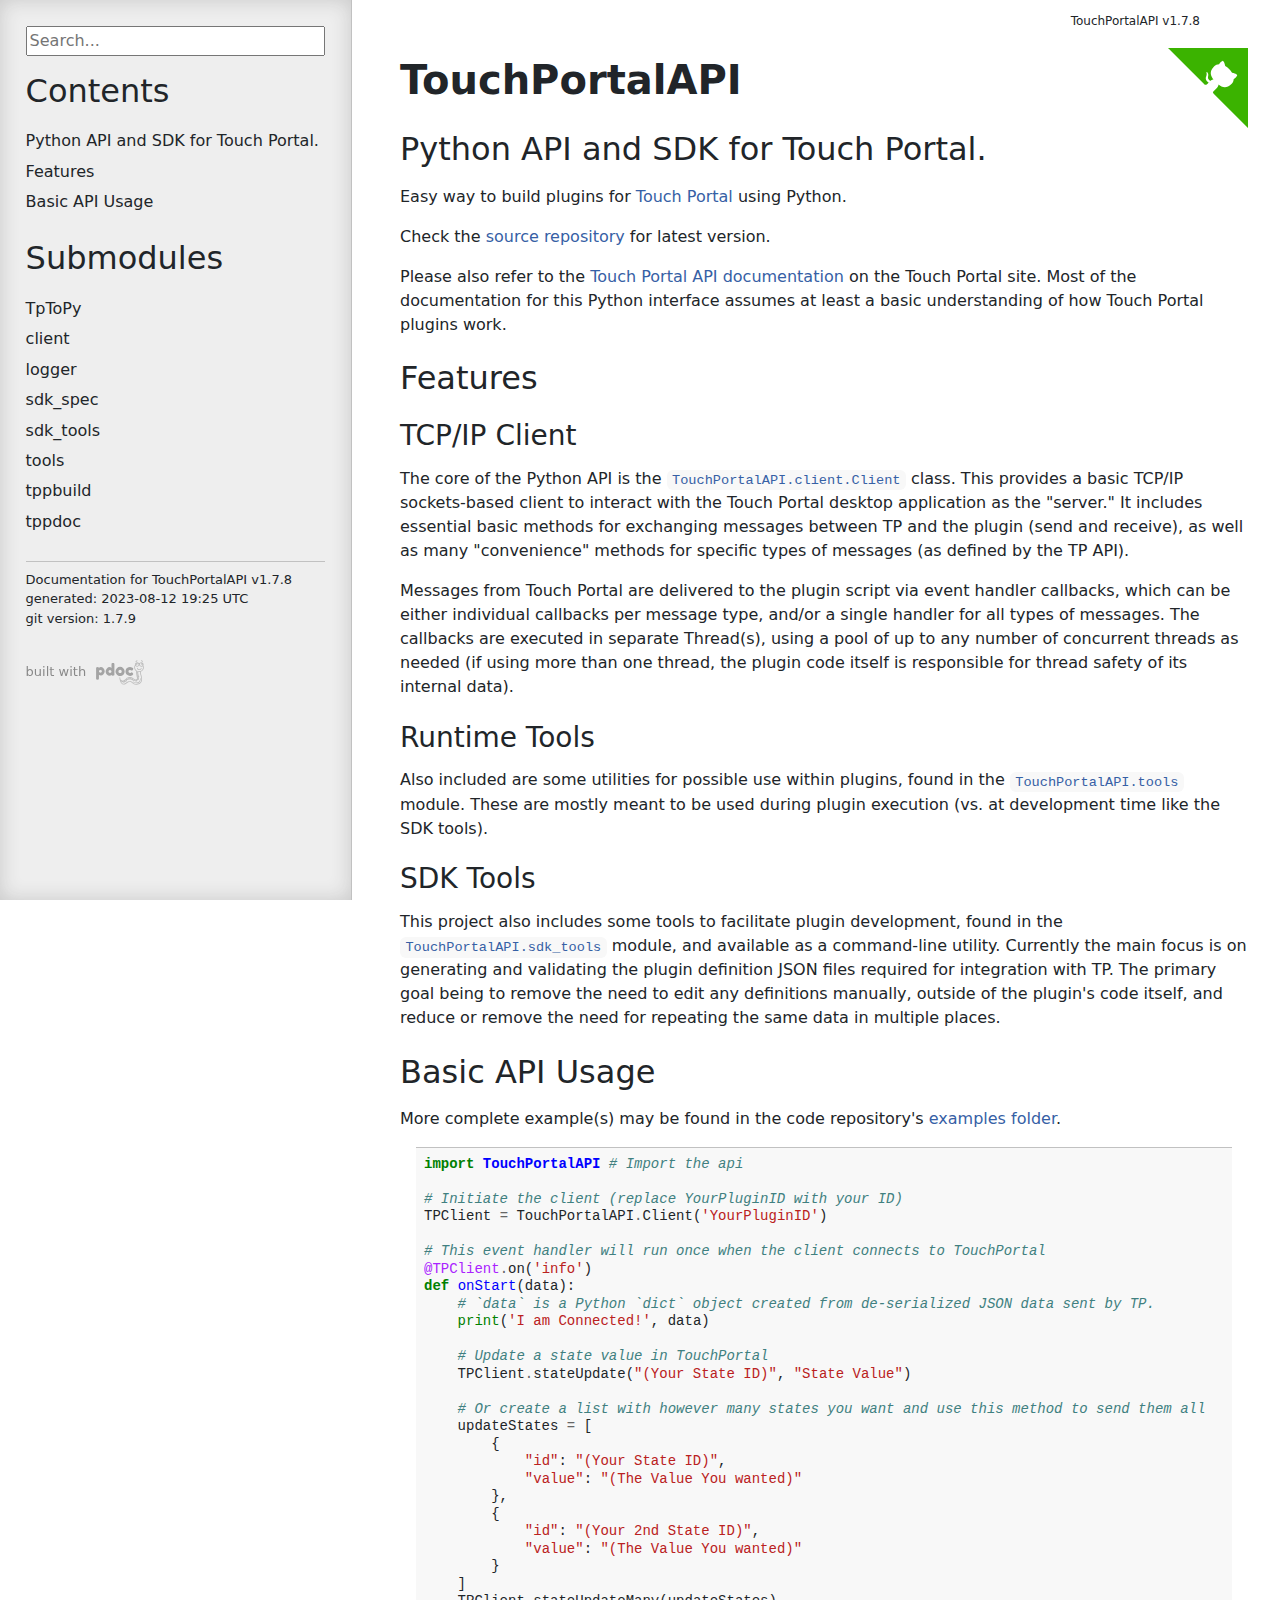
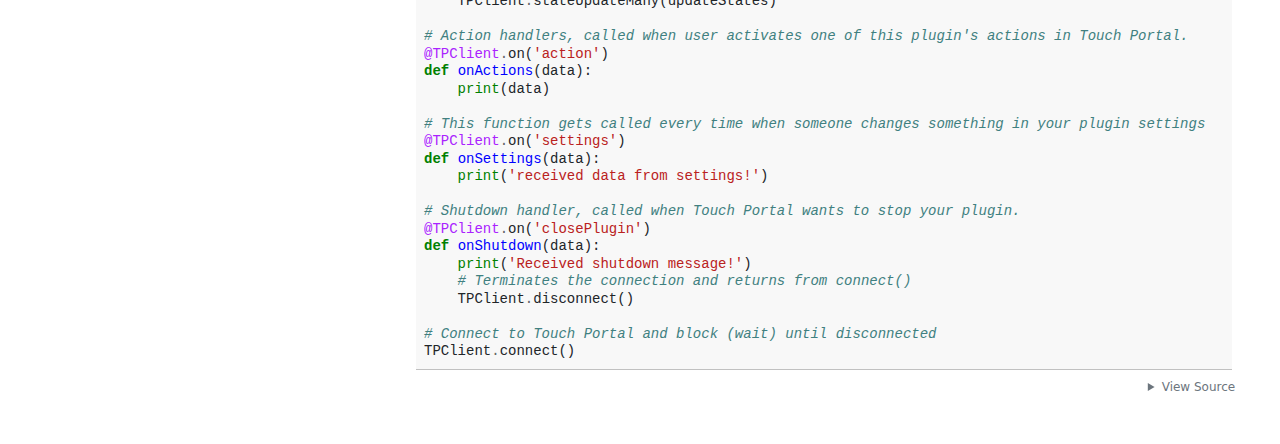
<file: docs/TouchPortalAPI.html>
<!doctype html>
<html lang="en">
<head>
    <meta charset="utf-8">
    <meta name="viewport" content="width=device-width, initial-scale=1">
    <meta name="generator" content="pdoc 12.0.2"/>
    <title>TouchPortalAPI API documentation</title>

    <style>/*! * Bootstrap Reboot v5.0.0 (https://getbootstrap.com/) * Copyright 2011-2021 The Bootstrap Authors * Copyright 2011-2021 Twitter, Inc. * Licensed under MIT (https://github.com/twbs/bootstrap/blob/main/LICENSE) * Forked from Normalize.css, licensed MIT (https://github.com/necolas/normalize.css/blob/master/LICENSE.md) */*,::after,::before{box-sizing:border-box}@media (prefers-reduced-motion:no-preference){:root{scroll-behavior:smooth}}body{margin:0;font-family:system-ui,-apple-system,"Segoe UI",Roboto,"Helvetica Neue",Arial,"Noto Sans","Liberation Sans",sans-serif,"Apple Color Emoji","Segoe UI Emoji","Segoe UI Symbol","Noto Color Emoji";font-size:1rem;font-weight:400;line-height:1.5;color:#212529;background-color:#fff;-webkit-text-size-adjust:100%;-webkit-tap-highlight-color:transparent}hr{margin:1rem 0;color:inherit;background-color:currentColor;border:0;opacity:.25}hr:not([size]){height:1px}h1,h2,h3,h4,h5,h6{margin-top:0;margin-bottom:.5rem;font-weight:500;line-height:1.2}h1{font-size:calc(1.375rem + 1.5vw)}@media (min-width:1200px){h1{font-size:2.5rem}}h2{font-size:calc(1.325rem + .9vw)}@media (min-width:1200px){h2{font-size:2rem}}h3{font-size:calc(1.3rem + .6vw)}@media (min-width:1200px){h3{font-size:1.75rem}}h4{font-size:calc(1.275rem + .3vw)}@media (min-width:1200px){h4{font-size:1.5rem}}h5{font-size:1.25rem}h6{font-size:1rem}p{margin-top:0;margin-bottom:1rem}abbr[data-bs-original-title],abbr[title]{-webkit-text-decoration:underline dotted;text-decoration:underline dotted;cursor:help;-webkit-text-decoration-skip-ink:none;text-decoration-skip-ink:none}address{margin-bottom:1rem;font-style:normal;line-height:inherit}ol,ul{padding-left:2rem}dl,ol,ul{margin-top:0;margin-bottom:1rem}ol ol,ol ul,ul ol,ul ul{margin-bottom:0}dt{font-weight:700}dd{margin-bottom:.5rem;margin-left:0}blockquote{margin:0 0 1rem}b,strong{font-weight:bolder}small{font-size:.875em}mark{padding:.2em;background-color:#fcf8e3}sub,sup{position:relative;font-size:.75em;line-height:0;vertical-align:baseline}sub{bottom:-.25em}sup{top:-.5em}a{color:#0d6efd;text-decoration:underline}a:hover{color:#0a58ca}a:not([href]):not([class]),a:not([href]):not([class]):hover{color:inherit;text-decoration:none}code,kbd,pre,samp{font-family:SFMono-Regular,Menlo,Monaco,Consolas,"Liberation Mono","Courier New",monospace;font-size:1em;direction:ltr;unicode-bidi:bidi-override}pre{display:block;margin-top:0;margin-bottom:1rem;overflow:auto;font-size:.875em}pre code{font-size:inherit;color:inherit;word-break:normal}code{font-size:.875em;color:#d63384;word-wrap:break-word}a>code{color:inherit}kbd{padding:.2rem .4rem;font-size:.875em;color:#fff;background-color:#212529;border-radius:.2rem}kbd kbd{padding:0;font-size:1em;font-weight:700}figure{margin:0 0 1rem}img,svg{vertical-align:middle}table{caption-side:bottom;border-collapse:collapse}caption{padding-top:.5rem;padding-bottom:.5rem;color:#6c757d;text-align:left}th{text-align:inherit;text-align:-webkit-match-parent}tbody,td,tfoot,th,thead,tr{border-color:inherit;border-style:solid;border-width:0}label{display:inline-block}button{border-radius:0}button:focus:not(:focus-visible){outline:0}button,input,optgroup,select,textarea{margin:0;font-family:inherit;font-size:inherit;line-height:inherit}button,select{text-transform:none}[role=button]{cursor:pointer}select{word-wrap:normal}select:disabled{opacity:1}[list]::-webkit-calendar-picker-indicator{display:none}[type=button],[type=reset],[type=submit],button{-webkit-appearance:button}[type=button]:not(:disabled),[type=reset]:not(:disabled),[type=submit]:not(:disabled),button:not(:disabled){cursor:pointer}::-moz-focus-inner{padding:0;border-style:none}textarea{resize:vertical}fieldset{min-width:0;padding:0;margin:0;border:0}legend{float:left;width:100%;padding:0;margin-bottom:.5rem;font-size:calc(1.275rem + .3vw);line-height:inherit}@media (min-width:1200px){legend{font-size:1.5rem}}legend+*{clear:left}::-webkit-datetime-edit-day-field,::-webkit-datetime-edit-fields-wrapper,::-webkit-datetime-edit-hour-field,::-webkit-datetime-edit-minute,::-webkit-datetime-edit-month-field,::-webkit-datetime-edit-text,::-webkit-datetime-edit-year-field{padding:0}::-webkit-inner-spin-button{height:auto}[type=search]{outline-offset:-2px;-webkit-appearance:textfield}::-webkit-search-decoration{-webkit-appearance:none}::-webkit-color-swatch-wrapper{padding:0}::file-selector-button{font:inherit}::-webkit-file-upload-button{font:inherit;-webkit-appearance:button}output{display:inline-block}iframe{border:0}summary{display:list-item;cursor:pointer}progress{vertical-align:baseline}[hidden]{display:none!important}</style>
    <style>/*! syntax-highlighting.css *//*! pygments syntax highlighting */pre{line-height:125%;}td.linenos pre{color:#000000; background-color:#f0f0f0; padding-left:5px; padding-right:5px;}span.linenos{color:#000000; background-color:#f0f0f0; padding-left:5px; padding-right:5px;}td.linenos pre.special{color:#000000; background-color:#ffffc0; padding-left:5px; padding-right:5px;}span.linenos.special{color:#000000; background-color:#ffffc0; padding-left:5px; padding-right:5px;}.pdoc .hll{background-color:#ffffcc}.pdoc{background:#f8f8f8;}.pdoc .c{color:#408080; font-style:italic}.pdoc .err{border:1px solid #FF0000}.pdoc .k{color:#008000; font-weight:bold}.pdoc .o{color:#666666}.pdoc .ch{color:#408080; font-style:italic}.pdoc .cm{color:#408080; font-style:italic}.pdoc .cp{color:#BC7A00}.pdoc .cpf{color:#408080; font-style:italic}.pdoc .c1{color:#408080; font-style:italic}.pdoc .cs{color:#408080; font-style:italic}.pdoc .gd{color:#A00000}.pdoc .ge{font-style:italic}.pdoc .gr{color:#FF0000}.pdoc .gh{color:#000080; font-weight:bold}.pdoc .gi{color:#00A000}.pdoc .go{color:#888888}.pdoc .gp{color:#000080; font-weight:bold}.pdoc .gs{font-weight:bold}.pdoc .gu{color:#800080; font-weight:bold}.pdoc .gt{color:#0044DD}.pdoc .kc{color:#008000; font-weight:bold}.pdoc .kd{color:#008000; font-weight:bold}.pdoc .kn{color:#008000; font-weight:bold}.pdoc .kp{color:#008000}.pdoc .kr{color:#008000; font-weight:bold}.pdoc .kt{color:#B00040}.pdoc .m{color:#666666}.pdoc .s{color:#BA2121}.pdoc .na{color:#7D9029}.pdoc .nb{color:#008000}.pdoc .nc{color:#0000FF; font-weight:bold}.pdoc .no{color:#880000}.pdoc .nd{color:#AA22FF}.pdoc .ni{color:#999999; font-weight:bold}.pdoc .ne{color:#D2413A; font-weight:bold}.pdoc .nf{color:#0000FF}.pdoc .nl{color:#A0A000}.pdoc .nn{color:#0000FF; font-weight:bold}.pdoc .nt{color:#008000; font-weight:bold}.pdoc .nv{color:#19177C}.pdoc .ow{color:#AA22FF; font-weight:bold}.pdoc .w{color:#bbbbbb}.pdoc .mb{color:#666666}.pdoc .mf{color:#666666}.pdoc .mh{color:#666666}.pdoc .mi{color:#666666}.pdoc .mo{color:#666666}.pdoc .sa{color:#BA2121}.pdoc .sb{color:#BA2121}.pdoc .sc{color:#BA2121}.pdoc .dl{color:#BA2121}.pdoc .sd{color:#BA2121; font-style:italic}.pdoc .s2{color:#BA2121}.pdoc .se{color:#BB6622; font-weight:bold}.pdoc .sh{color:#BA2121}.pdoc .si{color:#BB6688; font-weight:bold}.pdoc .sx{color:#008000}.pdoc .sr{color:#BB6688}.pdoc .s1{color:#BA2121}.pdoc .ss{color:#19177C}.pdoc .bp{color:#008000}.pdoc .fm{color:#0000FF}.pdoc .vc{color:#19177C}.pdoc .vg{color:#19177C}.pdoc .vi{color:#19177C}.pdoc .vm{color:#19177C}.pdoc .il{color:#666666}@media (prefers-color-scheme:dark){		.pdoc .hll{background-color:#49483e}	.pdoc{background:#272822; color:#f8f8f2}	.pdoc .c{color:#75715e}	.pdoc .err{color:#960050; background-color:#1e0010}	.pdoc .k{color:#66d9ef}	.pdoc .l{color:#ae81ff}	.pdoc .n{color:#f8f8f2}	.pdoc .o{color:#f92672}	.pdoc .p{color:#f8f8f2}	.pdoc .ch{color:#75715e}	.pdoc .cm{color:#75715e}	.pdoc .cp{color:#75715e}	.pdoc .cpf{color:#75715e}	.pdoc .c1{color:#75715e}	.pdoc .cs{color:#75715e}	.pdoc .gd{color:#f92672}	.pdoc .ge{font-style:italic}	.pdoc .gi{color:#a6e22e}	.pdoc .go{color:#66d9ef}	.pdoc .gp{color:#f92672; font-weight:bold}	.pdoc .gs{font-weight:bold}	.pdoc .gu{color:#75715e}	.pdoc .kc{color:#66d9ef}	.pdoc .kd{color:#66d9ef}	.pdoc .kn{color:#f92672}	.pdoc .kp{color:#66d9ef}	.pdoc .kr{color:#66d9ef}	.pdoc .kt{color:#66d9ef}	.pdoc .ld{color:#e6db74}	.pdoc .m{color:#ae81ff}	.pdoc .s{color:#e6db74}	.pdoc .na{color:#a6e22e}	.pdoc .nb{color:#f8f8f2}	.pdoc .nc{color:#a6e22e}	.pdoc .no{color:#66d9ef}	.pdoc .nd{color:#a6e22e}	.pdoc .ni{color:#f8f8f2}	.pdoc .ne{color:#a6e22e}	.pdoc .nf{color:#a6e22e}	.pdoc .nl{color:#f8f8f2}	.pdoc .nn{color:#f8f8f2}	.pdoc .nx{color:#a6e22e}	.pdoc .py{color:#f8f8f2}	.pdoc .nt{color:#f92672}	.pdoc .nv{color:#f8f8f2}	.pdoc .ow{color:#f92672}	.pdoc .w{color:#f8f8f2}	.pdoc .mb{color:#ae81ff}	.pdoc .mf{color:#ae81ff}	.pdoc .mh{color:#ae81ff}	.pdoc .mi{color:#ae81ff}	.pdoc .mo{color:#ae81ff}	.pdoc .sa{color:#e6db74}	.pdoc .sb{color:#e6db74}	.pdoc .sc{color:#e6db74}	.pdoc .dl{color:#e6db74}	.pdoc .sd{color:#e6db74}	.pdoc .s2{color:#e6db74}	.pdoc .se{color:#ae81ff}	.pdoc .sh{color:#e6db74}	.pdoc .si{color:#e6db74}	.pdoc .sx{color:#e6db74}	.pdoc .sr{color:#e6db74}	.pdoc .s1{color:#e6db74}	.pdoc .ss{color:#e6db74}	.pdoc .bp{color:#f8f8f2}	.pdoc .fm{color:#a6e22e}	.pdoc .vc{color:#f8f8f2}	.pdoc .vg{color:#f8f8f2}	.pdoc .vi{color:#f8f8f2}	.pdoc .vm{color:#f8f8f2}	.pdoc .il{color:#ae81ff}}</style>
    <style>/*! theme.css */:root{--pdoc-background:#fff;}.pdoc{--text:#212529;--muted:#6c757d;--link:#3660a5;--link-hover:#1659c5;--code:#f8f8f8;--active:#fff598;--accent:#eee;--accent2:#c1c1c1;--nav-hover:rgba(255, 255, 255, 0.5);--name:#0066BB;--def:#008800;--annotation:#007020;}</style>
    <style>@media (prefers-color-scheme:dark){:root{--pdoc-background:#212529;}.pdoc{--text:#f7f7f7;--muted:#9d9d9d;--link:#58a6ff;--link-hover:#3989ff;--code:#333;--active:#555;--accent:#343434;--accent2:#555;--nav-hover:rgba(0, 0, 0, 0.1);--name:#77C1FF;--def:#0cdd0c;--annotation:#00c037;}}</style>
    <style>/*! layout.css */html, body{width:100%;height:100%;}html, main{scroll-behavior:smooth;}body{background-color:var(--pdoc-background);}@media (max-width:769px){#navtoggle{cursor:pointer;position:absolute;width:50px;height:40px;top:1rem;right:1rem;border-color:var(--text);color:var(--text);display:flex;opacity:0.8;}#navtoggle:hover{opacity:1;}#togglestate + div{display:none;}#togglestate:checked + div{display:inherit;}main, header{padding:2rem 3vw;}header + main{margin-top:-3rem;}.git-button{display:none !important;}nav input[type="search"]{max-width:77%;}nav input[type="search"]:first-child{margin-top:-6px;}nav input[type="search"]:valid ~ *{display:none !important;}}@media (min-width:770px){:root{--sidebar-width:clamp(12.5rem, 28vw, 22rem);}nav{position:fixed;overflow:auto;height:100vh;width:var(--sidebar-width);}main, header{padding:3rem 2rem 3rem calc(var(--sidebar-width) + 3rem);width:calc(54rem + var(--sidebar-width));max-width:100%;}header + main{margin-top:-4rem;}#navtoggle{display:none;}}#togglestate{position:absolute;height:0;opacity:0;}nav.pdoc{--pad:clamp(0.5rem, 2vw, 1.75rem);--indent:1.5rem;background-color:var(--accent);border-right:1px solid var(--accent2);box-shadow:0 0 20px rgba(50, 50, 50, .2) inset;padding:0 0 0 var(--pad);overflow-wrap:anywhere;scrollbar-width:thin; scrollbar-color:var(--accent2) transparent }nav.pdoc::-webkit-scrollbar{width:.4rem; }nav.pdoc::-webkit-scrollbar-thumb{background-color:var(--accent2); }nav.pdoc > div{padding:var(--pad) 0;}nav.pdoc .module-list-button{display:inline-flex;align-items:center;color:var(--text);border-color:var(--muted);margin-bottom:1rem;}nav.pdoc .module-list-button:hover{border-color:var(--text);}nav.pdoc input[type=search]{display:block;outline-offset:0;width:calc(100% - var(--pad));}nav.pdoc .logo{max-width:calc(100% - var(--pad));max-height:35vh;display:block;margin:0 auto 1rem;transform:translate(calc(-.5 * var(--pad)), 0);}nav.pdoc ul{list-style:none;padding-left:0;}nav.pdoc > div > ul{margin-left:calc(0px - var(--pad));}nav.pdoc li a{padding:.2rem 0 .2rem calc(var(--pad) + var(--indent));}nav.pdoc > div > ul > li > a{padding-left:var(--pad);}nav.pdoc li{transition:all 100ms;}nav.pdoc li:hover{background-color:var(--nav-hover);}nav.pdoc a, nav.pdoc a:hover{color:var(--text);}nav.pdoc a{display:block;}nav.pdoc > h2:first-of-type{margin-top:1.5rem;}nav.pdoc .class:before{content:"class ";color:var(--muted);}nav.pdoc .function:after{content:"()";color:var(--muted);}nav.pdoc footer:before{content:"";display:block;width:calc(100% - var(--pad));border-top:solid var(--accent2) 1px;margin-top:1.5rem;padding-top:.5rem;}nav.pdoc footer{font-size:small;}</style>
    <style>.version_header{font-size:.75rem;float:right;margin-top:-3em;margin-right:4em;}nav.pdoc a.inline{display:inline-block;}.module-list-button:not([href$='.html']){display:none !important;}@media (min-width:770px){main, header{width:auto !important;}}@media (max-width:769px){#navtoggle{top:.5rem !important;right:3rem !important;}nav.pdoc input[type=search]{width:calc(100% - 70px - 3rem);}.version_header{float:left;margin-top:-2em;}}</style>
    <style>/*! content.css */.pdoc{color:var(--text);box-sizing:border-box;line-height:1.5;background:none;}.pdoc .pdoc-button{display:inline-block;border:solid black 1px;border-radius:2px;font-size:.75rem;padding:calc(0.5em - 1px) 1em;transition:100ms all;}.pdoc .pdoc-alert{padding:1rem 1rem 1rem calc(1.5rem + 24px);border:1px solid transparent;border-radius:.25rem;background-repeat:no-repeat;background-position:1rem center;margin-bottom:1rem;}.pdoc .pdoc-alert > *:last-child{margin-bottom:0;}.pdoc .pdoc-alert-note {color:#084298;background-color:#cfe2ff;border-color:#b6d4fe;background-image:url("data:image/svg+xml,%3Csvg%20xmlns%3D%22http%3A//www.w3.org/2000/svg%22%20width%3D%2224%22%20height%3D%2224%22%20fill%3D%22%23084298%22%20viewBox%3D%220%200%2016%2016%22%3E%3Cpath%20d%3D%22M8%2016A8%208%200%201%200%208%200a8%208%200%200%200%200%2016zm.93-9.412-1%204.705c-.07.34.029.533.304.533.194%200%20.487-.07.686-.246l-.088.416c-.287.346-.92.598-1.465.598-.703%200-1.002-.422-.808-1.319l.738-3.468c.064-.293.006-.399-.287-.47l-.451-.081.082-.381%202.29-.287zM8%205.5a1%201%200%201%201%200-2%201%201%200%200%201%200%202z%22/%3E%3C/svg%3E");}.pdoc .pdoc-alert-warning{color:#664d03;background-color:#fff3cd;border-color:#ffecb5;background-image:url("data:image/svg+xml,%3Csvg%20xmlns%3D%22http%3A//www.w3.org/2000/svg%22%20width%3D%2224%22%20height%3D%2224%22%20fill%3D%22%23664d03%22%20viewBox%3D%220%200%2016%2016%22%3E%3Cpath%20d%3D%22M8.982%201.566a1.13%201.13%200%200%200-1.96%200L.165%2013.233c-.457.778.091%201.767.98%201.767h13.713c.889%200%201.438-.99.98-1.767L8.982%201.566zM8%205c.535%200%20.954.462.9.995l-.35%203.507a.552.552%200%200%201-1.1%200L7.1%205.995A.905.905%200%200%201%208%205zm.002%206a1%201%200%201%201%200%202%201%201%200%200%201%200-2z%22/%3E%3C/svg%3E");}.pdoc .pdoc-alert-danger{color:#842029;background-color:#f8d7da;border-color:#f5c2c7;background-image:url("data:image/svg+xml,%3Csvg%20xmlns%3D%22http%3A//www.w3.org/2000/svg%22%20width%3D%2224%22%20height%3D%2224%22%20fill%3D%22%23842029%22%20viewBox%3D%220%200%2016%2016%22%3E%3Cpath%20d%3D%22M5.52.359A.5.5%200%200%201%206%200h4a.5.5%200%200%201%20.474.658L8.694%206H12.5a.5.5%200%200%201%20.395.807l-7%209a.5.5%200%200%201-.873-.454L6.823%209.5H3.5a.5.5%200%200%201-.48-.641l2.5-8.5z%22/%3E%3C/svg%3E");}.pdoc .visually-hidden{position:absolute !important;width:1px !important;height:1px !important;padding:0 !important;margin:-1px !important;overflow:hidden !important;clip:rect(0, 0, 0, 0) !important;white-space:nowrap !important;border:0 !important;}.pdoc h1, .pdoc h2, .pdoc h3{font-weight:300;margin:.3em 0;padding:.2em 0;}.pdoc > section:not(.module-info) h1{font-size:1.5rem;font-weight:500;}.pdoc > section:not(.module-info) h2{font-size:1.4rem;font-weight:500;}.pdoc > section:not(.module-info) h3{font-size:1.3rem;font-weight:500;}.pdoc > section:not(.module-info) h4{font-size:1.2rem;}.pdoc > section:not(.module-info) h5{font-size:1.1rem;}.pdoc a{text-decoration:none;color:var(--link);}.pdoc a:hover{color:var(--link-hover);}.pdoc blockquote{margin-left:2rem;}.pdoc pre{border-top:1px solid var(--accent2);border-bottom:1px solid var(--accent2);margin-top:0;margin-bottom:1em;padding:.5rem 0 .5rem .5rem;overflow-x:auto;background-color:var(--code);}.pdoc code{color:var(--text);padding:.2em .4em;margin:0;font-size:85%;background-color:var(--code);border-radius:6px;}.pdoc a > code{color:inherit;}.pdoc pre > code{display:inline-block;font-size:inherit;background:none;border:none;padding:0;}.pdoc > section:not(.module-info){margin-bottom:1.5rem;}.pdoc .modulename{margin-top:0;font-weight:bold;}.pdoc .modulename a{color:var(--link);transition:100ms all;}.pdoc .git-button{float:right;border:solid var(--link) 1px;}.pdoc .git-button:hover{background-color:var(--link);color:var(--pdoc-background);}.view-source-toggle-state,.view-source-toggle-state ~ .pdoc-code{display:none;}.view-source-toggle-state:checked ~ .pdoc-code{display:block;}.view-source-button{display:inline-block;float:right;font-size:.75rem;line-height:1.5rem;color:var(--muted);padding:0 .4rem 0 1.3rem;cursor:pointer;text-indent:-2px;}.view-source-button > span{visibility:hidden;}.module-info .view-source-button{float:none;display:flex;justify-content:flex-end;margin:-1.2rem .4rem -.2rem 0;}.view-source-button::before{position:absolute;content:"View Source";display:list-item;list-style-type:disclosure-closed;}.view-source-toggle-state:checked ~ .attr .view-source-button::before,.view-source-toggle-state:checked ~ .view-source-button::before{list-style-type:disclosure-open;}.pdoc .docstring{margin-bottom:1.5rem;}.pdoc section:not(.module-info) .docstring{margin-left:clamp(0rem, 5vw - 2rem, 1rem);}.pdoc .docstring .pdoc-code{margin-left:1em;margin-right:1em;}.pdoc h1:target,.pdoc h2:target,.pdoc h3:target,.pdoc h4:target,.pdoc h5:target,.pdoc h6:target,.pdoc .pdoc-code > pre > span:target{background-color:var(--active);box-shadow:-1rem 0 0 0 var(--active);}.pdoc .pdoc-code > pre > span:target{display:block;}.pdoc div:target > .attr,.pdoc section:target > .attr,.pdoc dd:target > a{background-color:var(--active);}.pdoc *{scroll-margin:2rem;}.pdoc .pdoc-code .linenos{user-select:none;}.pdoc .attr:hover{filter:contrast(0.95);}.pdoc section, .pdoc .classattr{position:relative;}.pdoc .headerlink{--width:clamp(1rem, 3vw, 2rem);position:absolute;top:0;left:calc(0rem - var(--width));transition:all 100ms ease-in-out;opacity:0;}.pdoc .headerlink::before{content:"#";display:block;text-align:center;width:var(--width);height:2.3rem;line-height:2.3rem;font-size:1.5rem;}.pdoc .attr:hover ~ .headerlink,.pdoc *:target > .headerlink,.pdoc .headerlink:hover{opacity:1;}.pdoc .attr{display:block;margin:.5rem 0 .5rem;padding:.4rem .4rem .4rem 1rem;background-color:var(--accent);overflow-x:auto;}.pdoc .classattr{margin-left:2rem;}.pdoc .name{color:var(--name);font-weight:bold;}.pdoc .def{color:var(--def);font-weight:bold;}.pdoc .signature{background-color:transparent;}.pdoc .param, .pdoc .return-annotation{white-space:pre;}.pdoc .signature.multiline .param{display:block;}.pdoc .signature.condensed .param{display:inline-block;}.pdoc .annotation{color:var(--annotation);}.pdoc .inherited{margin-left:2rem;}.pdoc .inherited dt{font-weight:700;}.pdoc .inherited dt, .pdoc .inherited dd{display:inline;margin-left:0;margin-bottom:.5rem;}.pdoc .inherited dd:not(:last-child):after{content:", ";}.pdoc .inherited .class:before{content:"class ";}.pdoc .inherited .function a:after{content:"()";}.pdoc .search-result .docstring{overflow:auto;max-height:25vh;}.pdoc .search-result.focused > .attr{background-color:var(--active);}.pdoc .attribution{margin-top:2rem;display:block;opacity:0.5;transition:all 200ms;filter:grayscale(100%);}.pdoc .attribution:hover{opacity:1;filter:grayscale(0%);}.pdoc .attribution img{margin-left:5px;height:35px;vertical-align:middle;width:70px;transition:all 200ms;}.pdoc table{display:block;width:max-content;max-width:100%;overflow:auto;margin-bottom:1rem;}.pdoc table th{font-weight:600;}.pdoc table th, .pdoc table td{padding:6px 13px;border:1px solid var(--accent2);}</style>
    <style>.pdoc .attribution{font-size:small;}.pdoc .attribution img{height:25px; width:auto;}</style>
    <style>/*! custom.css */</style></head>
<body>
    <nav class="pdoc">
        <label id="navtoggle" for="togglestate" class="pdoc-button"><svg xmlns='http://www.w3.org/2000/svg' viewBox='0 0 30 30'><path stroke-linecap='round' stroke="currentColor" stroke-miterlimit='10' stroke-width='2' d='M4 7h22M4 15h22M4 23h22'/></svg></label>
        <input id="togglestate" type="checkbox" aria-hidden="true" tabindex="-1">
        <div>

            <input type="search" placeholder="Search..." role="searchbox" aria-label="search"
                   pattern=".+" required>

        <h2>Contents</h2>
        <ul>
  <li><a href="#python-api-and-sdk-for-touch-portal">Python API and SDK for Touch Portal.</a></li>
  <li><a href="#features">Features</a></li>
  <li><a href="#basic-api-usage">Basic API Usage</a></li>
</ul>


        <h2>Submodules</h2>
        <ul>
                <li><a href="TouchPortalAPI/TpToPy.html">TpToPy</a></li>
                <li><a href="TouchPortalAPI/client.html">client</a></li>
                <li><a href="TouchPortalAPI/logger.html">logger</a></li>
                <li><a href="TouchPortalAPI/sdk_spec.html">sdk_spec</a></li>
                <li><a href="TouchPortalAPI/sdk_tools.html">sdk_tools</a></li>
                <li><a href="TouchPortalAPI/tools.html">tools</a></li>
                <li><a href="TouchPortalAPI/tppbuild.html">tppbuild</a></li>
                <li><a href="TouchPortalAPI/tppdoc.html">tppdoc</a></li>
        </ul>


    <footer>Documentation for TouchPortalAPI v1.7.8<br/>generated: 2023-08-12 19:25 UTC<br/>git version: <a href='https://github.com/KillerBOSS2019/TouchPortal-API/commit/1.7.9' class='inline' target='_blank'>1.7.9</a><br/></footer>

        <a class="attribution" title="pdoc: Python API documentation generator" href="https://pdoc.dev" target="_blank">
            built with <span class="visually-hidden">pdoc</span><img
                alt="pdoc logo"
                src="data:image/svg+xml,%3Csvg%20xmlns%3D%22http%3A//www.w3.org/2000/svg%22%20role%3D%22img%22%20aria-label%3D%22pdoc%20logo%22%20width%3D%22300%22%20height%3D%22150%22%20viewBox%3D%22-1%200%2060%2030%22%3E%3Ctitle%3Epdoc%3C/title%3E%3Cpath%20d%3D%22M29.621%2021.293c-.011-.273-.214-.475-.511-.481a.5.5%200%200%200-.489.503l-.044%201.393c-.097.551-.695%201.215-1.566%201.704-.577.428-1.306.486-2.193.182-1.426-.617-2.467-1.654-3.304-2.487l-.173-.172a3.43%203.43%200%200%200-.365-.306.49.49%200%200%200-.286-.196c-1.718-1.06-4.931-1.47-7.353.191l-.219.15c-1.707%201.187-3.413%202.131-4.328%201.03-.02-.027-.49-.685-.141-1.763.233-.721.546-2.408.772-4.076.042-.09.067-.187.046-.288.166-1.347.277-2.625.241-3.351%201.378-1.008%202.271-2.586%202.271-4.362%200-.976-.272-1.935-.788-2.774-.057-.094-.122-.18-.184-.268.033-.167.052-.339.052-.516%200-1.477-1.202-2.679-2.679-2.679-.791%200-1.496.352-1.987.9a6.3%206.3%200%200%200-1.001.029c-.492-.564-1.207-.929-2.012-.929-1.477%200-2.679%201.202-2.679%202.679A2.65%202.65%200%200%200%20.97%206.554c-.383.747-.595%201.572-.595%202.41%200%202.311%201.507%204.29%203.635%205.107-.037.699-.147%202.27-.423%203.294l-.137.461c-.622%202.042-2.515%208.257%201.727%2010.643%201.614.908%203.06%201.248%204.317%201.248%202.665%200%204.492-1.524%205.322-2.401%201.476-1.559%202.886-1.854%206.491.82%201.877%201.393%203.514%201.753%204.861%201.068%202.223-1.713%202.811-3.867%203.399-6.374.077-.846.056-1.469.054-1.537zm-4.835%204.313c-.054.305-.156.586-.242.629-.034-.007-.131-.022-.307-.157-.145-.111-.314-.478-.456-.908.221.121.432.25.675.355.115.039.219.051.33.081zm-2.251-1.238c-.05.33-.158.648-.252.694-.022.001-.125-.018-.307-.157-.217-.166-.488-.906-.639-1.573.358.344.754.693%201.198%201.036zm-3.887-2.337c-.006-.116-.018-.231-.041-.342.635.145%201.189.368%201.599.625.097.231.166.481.174.642-.03.049-.055.101-.067.158-.046.013-.128.026-.298.004-.278-.037-.901-.57-1.367-1.087zm-1.127-.497c.116.306.176.625.12.71-.019.014-.117.045-.345.016-.206-.027-.604-.332-.986-.695.41-.051.816-.056%201.211-.031zm-4.535%201.535c.209.22.379.47.358.598-.006.041-.088.138-.351.234-.144.055-.539-.063-.979-.259a11.66%2011.66%200%200%200%20.972-.573zm.983-.664c.359-.237.738-.418%201.126-.554.25.237.479.548.457.694-.006.042-.087.138-.351.235-.174.064-.694-.105-1.232-.375zm-3.381%201.794c-.022.145-.061.29-.149.401-.133.166-.358.248-.69.251h-.002c-.133%200-.306-.26-.45-.621.417.091.854.07%201.291-.031zm-2.066-8.077a4.78%204.78%200%200%201-.775-.584c.172-.115.505-.254.88-.378l-.105.962zm-.331%202.302a10.32%2010.32%200%200%201-.828-.502c.202-.143.576-.328.984-.49l-.156.992zm-.45%202.157l-.701-.403c.214-.115.536-.249.891-.376a11.57%2011.57%200%200%201-.19.779zm-.181%201.716c.064.398.194.702.298.893-.194-.051-.435-.162-.736-.398.061-.119.224-.3.438-.495zM8.87%204.141c0%20.152-.123.276-.276.276s-.275-.124-.275-.276.123-.276.276-.276.275.124.275.276zm-.735-.389a1.15%201.15%200%200%200-.314.783%201.16%201.16%200%200%200%201.162%201.162c.457%200%20.842-.27%201.032-.653.026.117.042.238.042.362a1.68%201.68%200%200%201-1.679%201.679%201.68%201.68%200%200%201-1.679-1.679c0-.843.626-1.535%201.436-1.654zM5.059%205.406A1.68%201.68%200%200%201%203.38%207.085a1.68%201.68%200%200%201-1.679-1.679c0-.037.009-.072.011-.109.21.3.541.508.935.508a1.16%201.16%200%200%200%201.162-1.162%201.14%201.14%200%200%200-.474-.912c.015%200%20.03-.005.045-.005.926.001%201.679.754%201.679%201.68zM3.198%204.141c0%20.152-.123.276-.276.276s-.275-.124-.275-.276.123-.276.276-.276.275.124.275.276zM1.375%208.964c0-.52.103-1.035.288-1.52.466.394%201.06.64%201.717.64%201.144%200%202.116-.725%202.499-1.738.383%201.012%201.355%201.738%202.499%201.738.867%200%201.631-.421%202.121-1.062.307.605.478%201.267.478%201.942%200%202.486-2.153%204.51-4.801%204.51s-4.801-2.023-4.801-4.51zm24.342%2019.349c-.985.498-2.267.168-3.813-.979-3.073-2.281-5.453-3.199-7.813-.705-1.315%201.391-4.163%203.365-8.423.97-3.174-1.786-2.239-6.266-1.261-9.479l.146-.492c.276-1.02.395-2.457.444-3.268a6.11%206.11%200%200%200%201.18.115%206.01%206.01%200%200%200%202.536-.562l-.006.175c-.802.215-1.848.612-2.021%201.25-.079.295.021.601.274.837.219.203.415.364.598.501-.667.304-1.243.698-1.311%201.179-.02.144-.022.507.393.787.213.144.395.26.564.365-1.285.521-1.361.96-1.381%201.126-.018.142-.011.496.427.746l.854.489c-.473.389-.971.914-.999%201.429-.018.278.095.532.316.713.675.556%201.231.721%201.653.721.059%200%20.104-.014.158-.02.207.707.641%201.64%201.513%201.64h.013c.8-.008%201.236-.345%201.462-.626.173-.216.268-.457.325-.692.424.195.93.374%201.372.374.151%200%20.294-.021.423-.068.732-.27.944-.704.993-1.021.009-.061.003-.119.002-.179.266.086.538.147.789.147.15%200%20.294-.021.423-.069.542-.2.797-.489.914-.754.237.147.478.258.704.288.106.014.205.021.296.021.356%200%20.595-.101.767-.229.438.435%201.094.992%201.656%201.067.106.014.205.021.296.021a1.56%201.56%200%200%200%20.323-.035c.17.575.453%201.289.866%201.605.358.273.665.362.914.362a.99.99%200%200%200%20.421-.093%201.03%201.03%200%200%200%20.245-.164c.168.428.39.846.68%201.068.358.273.665.362.913.362a.99.99%200%200%200%20.421-.093c.317-.148.512-.448.639-.762.251.157.495.257.726.257.127%200%20.25-.024.37-.071.427-.17.706-.617.841-1.314.022-.015.047-.022.068-.038.067-.051.133-.104.196-.159-.443%201.486-1.107%202.761-2.086%203.257zM8.66%209.925a.5.5%200%201%200-1%200c0%20.653-.818%201.205-1.787%201.205s-1.787-.552-1.787-1.205a.5.5%200%201%200-1%200c0%201.216%201.25%202.205%202.787%202.205s2.787-.989%202.787-2.205zm4.4%2015.965l-.208.097c-2.661%201.258-4.708%201.436-6.086.527-1.542-1.017-1.88-3.19-1.844-4.198a.4.4%200%200%200-.385-.414c-.242-.029-.406.164-.414.385-.046%201.249.367%203.686%202.202%204.896.708.467%201.547.7%202.51.7%201.248%200%202.706-.392%204.362-1.174l.185-.086a.4.4%200%200%200%20.205-.527c-.089-.204-.326-.291-.527-.206zM9.547%202.292c.093.077.205.114.317.114a.5.5%200%200%200%20.318-.886L8.817.397a.5.5%200%200%200-.703.068.5.5%200%200%200%20.069.703l1.364%201.124zm-7.661-.065c.086%200%20.173-.022.253-.068l1.523-.893a.5.5%200%200%200-.506-.863l-1.523.892a.5.5%200%200%200-.179.685c.094.158.261.247.432.247z%22%20transform%3D%22matrix%28-1%200%200%201%2058%200%29%22%20fill%3D%22%233bb300%22/%3E%3Cpath%20d%3D%22M.3%2021.86V10.18q0-.46.02-.68.04-.22.18-.5.28-.54%201.34-.54%201.06%200%201.42.28.38.26.44.78.76-1.04%202.38-1.04%201.64%200%203.1%201.54%201.46%201.54%201.46%203.58%200%202.04-1.46%203.58-1.44%201.54-3.08%201.54-1.64%200-2.38-.92v4.04q0%20.46-.04.68-.02.22-.18.5-.14.3-.5.42-.36.12-.98.12-.62%200-1-.12-.36-.12-.52-.4-.14-.28-.18-.5-.02-.22-.02-.68zm3.96-9.42q-.46.54-.46%201.18%200%20.64.46%201.18.48.52%201.2.52.74%200%201.24-.52.52-.52.52-1.18%200-.66-.48-1.18-.48-.54-1.26-.54-.76%200-1.22.54zm14.741-8.36q.16-.3.54-.42.38-.12%201-.12.64%200%201.02.12.38.12.52.42.16.3.18.54.04.22.04.68v11.94q0%20.46-.04.7-.02.22-.18.5-.3.54-1.7.54-1.38%200-1.54-.98-.84.96-2.34.96-1.8%200-3.28-1.56-1.48-1.58-1.48-3.66%200-2.1%201.48-3.68%201.5-1.58%203.28-1.58%201.48%200%202.3%201v-4.2q0-.46.02-.68.04-.24.18-.52zm-3.24%2010.86q.52.54%201.26.54.74%200%201.22-.54.5-.54.5-1.18%200-.66-.48-1.22-.46-.56-1.26-.56-.8%200-1.28.56-.48.54-.48%201.2%200%20.66.52%201.2zm7.833-1.2q0-2.4%201.68-3.96%201.68-1.56%203.84-1.56%202.16%200%203.82%201.56%201.66%201.54%201.66%203.94%200%201.66-.86%202.96-.86%201.28-2.1%201.9-1.22.6-2.54.6-1.32%200-2.56-.64-1.24-.66-2.1-1.92-.84-1.28-.84-2.88zm4.18%201.44q.64.48%201.3.48.66%200%201.32-.5.66-.5.66-1.48%200-.98-.62-1.46-.62-.48-1.34-.48-.72%200-1.34.5-.62.5-.62%201.48%200%20.96.64%201.46zm11.412-1.44q0%20.84.56%201.32.56.46%201.18.46.64%200%201.18-.36.56-.38.9-.38.6%200%201.46%201.06.46.58.46%201.04%200%20.76-1.1%201.42-1.14.8-2.8.8-1.86%200-3.58-1.34-.82-.64-1.34-1.7-.52-1.08-.52-2.36%200-1.3.52-2.34.52-1.06%201.34-1.7%201.66-1.32%203.54-1.32.76%200%201.48.22.72.2%201.06.4l.32.2q.36.24.56.38.52.4.52.92%200%20.5-.42%201.14-.72%201.1-1.38%201.1-.38%200-1.08-.44-.36-.34-1.04-.34-.66%200-1.24.48-.58.48-.58%201.34z%22%20fill%3D%22green%22/%3E%3C/svg%3E"/>
        </a>
</div>
    </nav>
    <main class="pdoc">
            <section class="module-info">
        <div class="version_header">TouchPortalAPI v1.7.8</div>
<a href="https://github.com/KillerBOSS2019/TouchPortal-API/blob/main/TouchPortalAPI/__init__.py" target="_blank" class="github-corner" title="View the latest source on GitHub" aria-label="View source on GitHub">
    <svg width="80" height="80" viewBox="0 0 250 250" style="fill:#3bb300; color:#fff; position: absolute; top: 0; border: 0; right: 0;" aria-hidden="true" class="corner-svg">
        <path d="M0,0 L115,115 L130,115 L142,142 L250,250 L250,0 Z"></path>
        <path d="M128.3,109.0 C113.8,99.7 119.0,89.6 119.0,89.6 C122.0,82.7 120.5,78.6 120.5,78.6 C119.2,72.0 123.4,76.3 123.4,76.3 C127.3,80.9 125.5,87.3 125.5,87.3 C122.9,97.6 130.6,101.9 134.4,103.2"
              fill="currentColor" style="transform-origin: 130px 106px;" class="octo-arm"></path>
        <path d="M115.0,115.0 C114.9,115.1 118.7,116.5 119.8,115.4 L133.7,101.6 C136.9,99.2 139.9,98.4 142.2,98.6 C133.8,88.0 127.5,74.4 143.8,58.0 C148.5,53.4 154.0,51.2 159.7,51.0 C160.3,49.4 163.2,43.6 171.4,40.1 C171.4,40.1 176.1,42.5 178.8,56.2 C183.1,58.6 187.2,61.8 190.9,65.4 C194.5,69.0 197.7,73.2 200.1,77.6 C213.8,80.2 216.3,84.9 216.3,84.9 C212.7,93.1 206.9,96.0 205.4,96.6 C205.1,102.4 203.0,107.8 198.3,112.5 C181.9,128.9 168.3,122.5 157.7,114.1 C157.9,116.9 156.7,120.9 152.7,124.9 L141.0,136.5 C139.8,137.7 141.6,141.9 141.8,141.8 Z"
              fill="currentColor" class="octo-body"></path>
    </svg>
</a>
<style>
    .corner-svg {
        width: 80px;
        height: 80px;
    }
    .github-corner:hover .octo-arm { animation: octocat-wave 560ms ease-in-out }
    @keyframes octocat-wave {
        0%, 100% { transform: rotate(0) }
        20%, 60% { transform: rotate(-25deg) }
        40%, 80% { transform: rotate(10deg) }
    }
    @media (max-width: 769px) {
        .corner-svg {
            width: 50px;
            height: 50px;
        }
    }
</style>                    <h1 class="modulename">
TouchPortalAPI    </h1>

                        <div class="docstring"><h2 id="python-api-and-sdk-for-touch-portal">Python API and SDK for Touch Portal.</h2>

<p>Easy way to build plugins for <a href="https://touch-portal.com">Touch Portal</a> using Python.</p>

<p>Check the <a href="https://github.com/KillerBOSS2019/TouchPortal-API/">source repository</a>
for latest version.</p>

<p>Please also refer to the <a href="https://www.touch-portal.com/api/">Touch Portal API documentation</a>
on the Touch Portal site. Most of the documentation for this Python interface assumes at
least a basic understanding of how Touch Portal plugins work.</p>

<h2 id="features">Features</h2>

<h3 id="tcpip-client">TCP/IP Client</h3>

<p>The core of the Python API is the <code><a href="TouchPortalAPI/client.html#Client">TouchPortalAPI.client.Client</a></code> class. This provides a
basic TCP/IP sockets-based client to interact with the Touch Portal desktop application
as the "server." It includes essential basic methods for exchanging messages between
TP and the plugin (send and receive), as well as many "convenience" methods for specific
types of messages (as defined by the TP API).</p>

<p>Messages from Touch Portal are delivered to the plugin script via event handler callbacks,
which can be either individual callbacks per message type, and/or a single handler for all
types of messages. The callbacks are executed in separate Thread(s), using a pool of up to
any number of concurrent threads as needed (if using more than one thread, the plugin
code itself is responsible for thread safety of its internal data).</p>

<h3 id="runtime-tools">Runtime Tools</h3>

<p>Also included are some utilities for possible use within plugins, found in the
<code><a href="TouchPortalAPI/tools.html">TouchPortalAPI.tools</a></code> module. These are mostly meant to be used during plugin execution
(vs. at development time like the SDK tools).</p>

<h3 id="sdk-tools">SDK Tools</h3>

<p>This project also includes some tools to facilitate plugin development, found in the
<code><a href="TouchPortalAPI/sdk_tools.html">TouchPortalAPI.sdk_tools</a></code> module, and available as a command-line utility.
Currently the main focus is on generating and validating the plugin definition JSON files
required for integration with TP. The primary goal being to remove the need to edit any
definitions manually, outside of the plugin's code itself, and reduce or remove the need
for repeating the same data in multiple places.</p>

<h2 id="basic-api-usage">Basic API Usage</h2>

<p>More complete example(s) may be found in the code repository's
<a href="https://github.com/KillerBOSS2019/TouchPortal-API/tree/main/examples">examples folder</a>.</p>

<div class="pdoc-code codehilite"><pre><span></span><code><span class="kn">import</span> <span class="nn">TouchPortalAPI</span> <span class="c1"># Import the api</span>

<span class="c1"># Initiate the client (replace YourPluginID with your ID)</span>
<span class="n">TPClient</span> <span class="o">=</span> <span class="n">TouchPortalAPI</span><span class="o">.</span><span class="n">Client</span><span class="p">(</span><span class="s1">&#39;YourPluginID&#39;</span><span class="p">)</span>

<span class="c1"># This event handler will run once when the client connects to TouchPortal</span>
<span class="nd">@TPClient</span><span class="o">.</span><span class="n">on</span><span class="p">(</span><span class="s1">&#39;info&#39;</span><span class="p">)</span>
<span class="k">def</span> <span class="nf">onStart</span><span class="p">(</span><span class="n">data</span><span class="p">):</span>
    <span class="c1"># `data` is a Python `dict` object created from de-serialized JSON data sent by TP.</span>
    <span class="nb">print</span><span class="p">(</span><span class="s1">&#39;I am Connected!&#39;</span><span class="p">,</span> <span class="n">data</span><span class="p">)</span>

    <span class="c1"># Update a state value in TouchPortal</span>
    <span class="n">TPClient</span><span class="o">.</span><span class="n">stateUpdate</span><span class="p">(</span><span class="s2">&quot;(Your State ID)&quot;</span><span class="p">,</span> <span class="s2">&quot;State Value&quot;</span><span class="p">)</span>

    <span class="c1"># Or create a list with however many states you want and use this method to send them all</span>
    <span class="n">updateStates</span> <span class="o">=</span> <span class="p">[</span>
        <span class="p">{</span>
            <span class="s2">&quot;id&quot;</span><span class="p">:</span> <span class="s2">&quot;(Your State ID)&quot;</span><span class="p">,</span>
            <span class="s2">&quot;value&quot;</span><span class="p">:</span> <span class="s2">&quot;(The Value You wanted)&quot;</span>
        <span class="p">},</span>
        <span class="p">{</span>
            <span class="s2">&quot;id&quot;</span><span class="p">:</span> <span class="s2">&quot;(Your 2nd State ID)&quot;</span><span class="p">,</span>
            <span class="s2">&quot;value&quot;</span><span class="p">:</span> <span class="s2">&quot;(The Value You wanted)&quot;</span>
        <span class="p">}</span>
    <span class="p">]</span>
    <span class="n">TPClient</span><span class="o">.</span><span class="n">stateUpdateMany</span><span class="p">(</span><span class="n">updateStates</span><span class="p">)</span>

<span class="c1"># Action handlers, called when user activates one of this plugin&#39;s actions in Touch Portal.</span>
<span class="nd">@TPClient</span><span class="o">.</span><span class="n">on</span><span class="p">(</span><span class="s1">&#39;action&#39;</span><span class="p">)</span>
<span class="k">def</span> <span class="nf">onActions</span><span class="p">(</span><span class="n">data</span><span class="p">):</span>
    <span class="nb">print</span><span class="p">(</span><span class="n">data</span><span class="p">)</span>

<span class="c1"># This function gets called every time when someone changes something in your plugin settings</span>
<span class="nd">@TPClient</span><span class="o">.</span><span class="n">on</span><span class="p">(</span><span class="s1">&#39;settings&#39;</span><span class="p">)</span>
<span class="k">def</span> <span class="nf">onSettings</span><span class="p">(</span><span class="n">data</span><span class="p">):</span>
    <span class="nb">print</span><span class="p">(</span><span class="s1">&#39;received data from settings!&#39;</span><span class="p">)</span>

<span class="c1"># Shutdown handler, called when Touch Portal wants to stop your plugin.</span>
<span class="nd">@TPClient</span><span class="o">.</span><span class="n">on</span><span class="p">(</span><span class="s1">&#39;closePlugin&#39;</span><span class="p">)</span>
<span class="k">def</span> <span class="nf">onShutdown</span><span class="p">(</span><span class="n">data</span><span class="p">):</span>
    <span class="nb">print</span><span class="p">(</span><span class="s1">&#39;Received shutdown message!&#39;</span><span class="p">)</span>
    <span class="c1"># Terminates the connection and returns from connect()</span>
    <span class="n">TPClient</span><span class="o">.</span><span class="n">disconnect</span><span class="p">()</span>

<span class="c1"># Connect to Touch Portal and block (wait) until disconnected</span>
<span class="n">TPClient</span><span class="o">.</span><span class="n">connect</span><span class="p">()</span>
</code></pre></div>
</div>

                        <input id="TouchPortalAPI-view-source" class="view-source-toggle-state" type="checkbox" aria-hidden="true" tabindex="-1">

                        <label class="view-source-button" for="TouchPortalAPI-view-source"><span>View Source</span></label>

                        <div class="pdoc-code codehilite"><pre><span></span><span id="L-1"><a href="#L-1"><span class="linenos">  1</span></a><span class="sd">&quot;&quot;&quot;</span>
</span><span id="L-2"><a href="#L-2"><span class="linenos">  2</span></a><span class="sd">## Python API and SDK for Touch Portal.</span>
</span><span id="L-3"><a href="#L-3"><span class="linenos">  3</span></a>
</span><span id="L-4"><a href="#L-4"><span class="linenos">  4</span></a><span class="sd">Easy way to build plugins for [Touch Portal](https://touch-portal.com) using Python.</span>
</span><span id="L-5"><a href="#L-5"><span class="linenos">  5</span></a>
</span><span id="L-6"><a href="#L-6"><span class="linenos">  6</span></a><span class="sd">Check the [source repository](https://github.com/KillerBOSS2019/TouchPortal-API/)</span>
</span><span id="L-7"><a href="#L-7"><span class="linenos">  7</span></a><span class="sd">for latest version.</span>
</span><span id="L-8"><a href="#L-8"><span class="linenos">  8</span></a>
</span><span id="L-9"><a href="#L-9"><span class="linenos">  9</span></a><span class="sd">Please also refer to the [Touch Portal API documentation](https://www.touch-portal.com/api/)</span>
</span><span id="L-10"><a href="#L-10"><span class="linenos"> 10</span></a><span class="sd">on the Touch Portal site. Most of the documentation for this Python interface assumes at</span>
</span><span id="L-11"><a href="#L-11"><span class="linenos"> 11</span></a><span class="sd">least a basic understanding of how Touch Portal plugins work.</span>
</span><span id="L-12"><a href="#L-12"><span class="linenos"> 12</span></a>
</span><span id="L-13"><a href="#L-13"><span class="linenos"> 13</span></a>
</span><span id="L-14"><a href="#L-14"><span class="linenos"> 14</span></a><span class="sd">## Features</span>
</span><span id="L-15"><a href="#L-15"><span class="linenos"> 15</span></a>
</span><span id="L-16"><a href="#L-16"><span class="linenos"> 16</span></a><span class="sd">### TCP/IP Client</span>
</span><span id="L-17"><a href="#L-17"><span class="linenos"> 17</span></a>
</span><span id="L-18"><a href="#L-18"><span class="linenos"> 18</span></a><span class="sd">The core of the Python API is the `TouchPortalAPI.client.Client` class. This provides a</span>
</span><span id="L-19"><a href="#L-19"><span class="linenos"> 19</span></a><span class="sd">basic TCP/IP sockets-based client to interact with the Touch Portal desktop application</span>
</span><span id="L-20"><a href="#L-20"><span class="linenos"> 20</span></a><span class="sd">as the &quot;server.&quot; It includes essential basic methods for exchanging messages between</span>
</span><span id="L-21"><a href="#L-21"><span class="linenos"> 21</span></a><span class="sd">TP and the plugin (send and receive), as well as many &quot;convenience&quot; methods for specific</span>
</span><span id="L-22"><a href="#L-22"><span class="linenos"> 22</span></a><span class="sd">types of messages (as defined by the TP API).</span>
</span><span id="L-23"><a href="#L-23"><span class="linenos"> 23</span></a>
</span><span id="L-24"><a href="#L-24"><span class="linenos"> 24</span></a><span class="sd">Messages from Touch Portal are delivered to the plugin script via event handler callbacks,</span>
</span><span id="L-25"><a href="#L-25"><span class="linenos"> 25</span></a><span class="sd">which can be either individual callbacks per message type, and/or a single handler for all</span>
</span><span id="L-26"><a href="#L-26"><span class="linenos"> 26</span></a><span class="sd">types of messages. The callbacks are executed in separate Thread(s), using a pool of up to</span>
</span><span id="L-27"><a href="#L-27"><span class="linenos"> 27</span></a><span class="sd">any number of concurrent threads as needed (if using more than one thread, the plugin</span>
</span><span id="L-28"><a href="#L-28"><span class="linenos"> 28</span></a><span class="sd">code itself is responsible for thread safety of its internal data).</span>
</span><span id="L-29"><a href="#L-29"><span class="linenos"> 29</span></a>
</span><span id="L-30"><a href="#L-30"><span class="linenos"> 30</span></a><span class="sd">### Runtime Tools</span>
</span><span id="L-31"><a href="#L-31"><span class="linenos"> 31</span></a>
</span><span id="L-32"><a href="#L-32"><span class="linenos"> 32</span></a><span class="sd">Also included are some utilities for possible use within plugins, found in the</span>
</span><span id="L-33"><a href="#L-33"><span class="linenos"> 33</span></a><span class="sd">`TouchPortalAPI.tools` module. These are mostly meant to be used during plugin execution</span>
</span><span id="L-34"><a href="#L-34"><span class="linenos"> 34</span></a><span class="sd">(vs. at development time like the SDK tools).</span>
</span><span id="L-35"><a href="#L-35"><span class="linenos"> 35</span></a>
</span><span id="L-36"><a href="#L-36"><span class="linenos"> 36</span></a><span class="sd">### SDK Tools</span>
</span><span id="L-37"><a href="#L-37"><span class="linenos"> 37</span></a>
</span><span id="L-38"><a href="#L-38"><span class="linenos"> 38</span></a><span class="sd">This project also includes some tools to facilitate plugin development, found in the</span>
</span><span id="L-39"><a href="#L-39"><span class="linenos"> 39</span></a><span class="sd">`TouchPortalAPI.sdk_tools` module, and available as a command-line utility.</span>
</span><span id="L-40"><a href="#L-40"><span class="linenos"> 40</span></a><span class="sd">Currently the main focus is on generating and validating the plugin definition JSON files</span>
</span><span id="L-41"><a href="#L-41"><span class="linenos"> 41</span></a><span class="sd">required for integration with TP. The primary goal being to remove the need to edit any</span>
</span><span id="L-42"><a href="#L-42"><span class="linenos"> 42</span></a><span class="sd">definitions manually, outside of the plugin&#39;s code itself, and reduce or remove the need</span>
</span><span id="L-43"><a href="#L-43"><span class="linenos"> 43</span></a><span class="sd">for repeating the same data in multiple places.</span>
</span><span id="L-44"><a href="#L-44"><span class="linenos"> 44</span></a>
</span><span id="L-45"><a href="#L-45"><span class="linenos"> 45</span></a>
</span><span id="L-46"><a href="#L-46"><span class="linenos"> 46</span></a><span class="sd">## Basic API Usage</span>
</span><span id="L-47"><a href="#L-47"><span class="linenos"> 47</span></a>
</span><span id="L-48"><a href="#L-48"><span class="linenos"> 48</span></a><span class="sd">More complete example(s) may be found in the code repository&#39;s</span>
</span><span id="L-49"><a href="#L-49"><span class="linenos"> 49</span></a><span class="sd">[examples folder](https://github.com/KillerBOSS2019/TouchPortal-API/tree/main/examples).</span>
</span><span id="L-50"><a href="#L-50"><span class="linenos"> 50</span></a>
</span><span id="L-51"><a href="#L-51"><span class="linenos"> 51</span></a><span class="sd">```python</span>
</span><span id="L-52"><a href="#L-52"><span class="linenos"> 52</span></a><span class="sd">import TouchPortalAPI # Import the api</span>
</span><span id="L-53"><a href="#L-53"><span class="linenos"> 53</span></a>
</span><span id="L-54"><a href="#L-54"><span class="linenos"> 54</span></a><span class="sd"># Initiate the client (replace YourPluginID with your ID)</span>
</span><span id="L-55"><a href="#L-55"><span class="linenos"> 55</span></a><span class="sd">TPClient = TouchPortalAPI.Client(&#39;YourPluginID&#39;)</span>
</span><span id="L-56"><a href="#L-56"><span class="linenos"> 56</span></a>
</span><span id="L-57"><a href="#L-57"><span class="linenos"> 57</span></a><span class="sd"># This event handler will run once when the client connects to TouchPortal</span>
</span><span id="L-58"><a href="#L-58"><span class="linenos"> 58</span></a><span class="sd">@TPClient.on(&#39;info&#39;)</span>
</span><span id="L-59"><a href="#L-59"><span class="linenos"> 59</span></a><span class="sd">def onStart(data):</span>
</span><span id="L-60"><a href="#L-60"><span class="linenos"> 60</span></a><span class="sd">    # `data` is a Python `dict` object created from de-serialized JSON data sent by TP.</span>
</span><span id="L-61"><a href="#L-61"><span class="linenos"> 61</span></a><span class="sd">    print(&#39;I am Connected!&#39;, data)</span>
</span><span id="L-62"><a href="#L-62"><span class="linenos"> 62</span></a>
</span><span id="L-63"><a href="#L-63"><span class="linenos"> 63</span></a><span class="sd">    # Update a state value in TouchPortal</span>
</span><span id="L-64"><a href="#L-64"><span class="linenos"> 64</span></a><span class="sd">    TPClient.stateUpdate(&quot;(Your State ID)&quot;, &quot;State Value&quot;)</span>
</span><span id="L-65"><a href="#L-65"><span class="linenos"> 65</span></a>
</span><span id="L-66"><a href="#L-66"><span class="linenos"> 66</span></a><span class="sd">    # Or create a list with however many states you want and use this method to send them all</span>
</span><span id="L-67"><a href="#L-67"><span class="linenos"> 67</span></a><span class="sd">    updateStates = [</span>
</span><span id="L-68"><a href="#L-68"><span class="linenos"> 68</span></a><span class="sd">        {</span>
</span><span id="L-69"><a href="#L-69"><span class="linenos"> 69</span></a><span class="sd">            &quot;id&quot;: &quot;(Your State ID)&quot;,</span>
</span><span id="L-70"><a href="#L-70"><span class="linenos"> 70</span></a><span class="sd">            &quot;value&quot;: &quot;(The Value You wanted)&quot;</span>
</span><span id="L-71"><a href="#L-71"><span class="linenos"> 71</span></a><span class="sd">        },</span>
</span><span id="L-72"><a href="#L-72"><span class="linenos"> 72</span></a><span class="sd">        {</span>
</span><span id="L-73"><a href="#L-73"><span class="linenos"> 73</span></a><span class="sd">            &quot;id&quot;: &quot;(Your 2nd State ID)&quot;,</span>
</span><span id="L-74"><a href="#L-74"><span class="linenos"> 74</span></a><span class="sd">            &quot;value&quot;: &quot;(The Value You wanted)&quot;</span>
</span><span id="L-75"><a href="#L-75"><span class="linenos"> 75</span></a><span class="sd">        }</span>
</span><span id="L-76"><a href="#L-76"><span class="linenos"> 76</span></a><span class="sd">    ]</span>
</span><span id="L-77"><a href="#L-77"><span class="linenos"> 77</span></a><span class="sd">    TPClient.stateUpdateMany(updateStates)</span>
</span><span id="L-78"><a href="#L-78"><span class="linenos"> 78</span></a>
</span><span id="L-79"><a href="#L-79"><span class="linenos"> 79</span></a><span class="sd"># Action handlers, called when user activates one of this plugin&#39;s actions in Touch Portal.</span>
</span><span id="L-80"><a href="#L-80"><span class="linenos"> 80</span></a><span class="sd">@TPClient.on(&#39;action&#39;)</span>
</span><span id="L-81"><a href="#L-81"><span class="linenos"> 81</span></a><span class="sd">def onActions(data):</span>
</span><span id="L-82"><a href="#L-82"><span class="linenos"> 82</span></a><span class="sd">    print(data)</span>
</span><span id="L-83"><a href="#L-83"><span class="linenos"> 83</span></a>
</span><span id="L-84"><a href="#L-84"><span class="linenos"> 84</span></a><span class="sd"># This function gets called every time when someone changes something in your plugin settings</span>
</span><span id="L-85"><a href="#L-85"><span class="linenos"> 85</span></a><span class="sd">@TPClient.on(&#39;settings&#39;)</span>
</span><span id="L-86"><a href="#L-86"><span class="linenos"> 86</span></a><span class="sd">def onSettings(data):</span>
</span><span id="L-87"><a href="#L-87"><span class="linenos"> 87</span></a><span class="sd">    print(&#39;received data from settings!&#39;)</span>
</span><span id="L-88"><a href="#L-88"><span class="linenos"> 88</span></a>
</span><span id="L-89"><a href="#L-89"><span class="linenos"> 89</span></a><span class="sd"># Shutdown handler, called when Touch Portal wants to stop your plugin.</span>
</span><span id="L-90"><a href="#L-90"><span class="linenos"> 90</span></a><span class="sd">@TPClient.on(&#39;closePlugin&#39;)</span>
</span><span id="L-91"><a href="#L-91"><span class="linenos"> 91</span></a><span class="sd">def onShutdown(data):</span>
</span><span id="L-92"><a href="#L-92"><span class="linenos"> 92</span></a><span class="sd">    print(&#39;Received shutdown message!&#39;)</span>
</span><span id="L-93"><a href="#L-93"><span class="linenos"> 93</span></a><span class="sd">    # Terminates the connection and returns from connect()</span>
</span><span id="L-94"><a href="#L-94"><span class="linenos"> 94</span></a><span class="sd">    TPClient.disconnect()</span>
</span><span id="L-95"><a href="#L-95"><span class="linenos"> 95</span></a>
</span><span id="L-96"><a href="#L-96"><span class="linenos"> 96</span></a><span class="sd"># Connect to Touch Portal and block (wait) until disconnected</span>
</span><span id="L-97"><a href="#L-97"><span class="linenos"> 97</span></a><span class="sd">TPClient.connect()</span>
</span><span id="L-98"><a href="#L-98"><span class="linenos"> 98</span></a><span class="sd">```</span>
</span><span id="L-99"><a href="#L-99"><span class="linenos"> 99</span></a>
</span><span id="L-100"><a href="#L-100"><span class="linenos">100</span></a><span class="sd">&quot;&quot;&quot;</span>
</span><span id="L-101"><a href="#L-101"><span class="linenos">101</span></a><span class="n">__copyright__</span> <span class="o">=</span> <span class="s2">&quot;&quot;&quot;</span>
</span><span id="L-102"><a href="#L-102"><span class="linenos">102</span></a><span class="s2">    This file is part of the TouchPortal-API project.</span>
</span><span id="L-103"><a href="#L-103"><span class="linenos">103</span></a><span class="s2">    Copyright (C) 2021 DamienS</span>
</span><span id="L-104"><a href="#L-104"><span class="linenos">104</span></a>
</span><span id="L-105"><a href="#L-105"><span class="linenos">105</span></a><span class="s2">    This program is free software: you can redistribute it and/or modify</span>
</span><span id="L-106"><a href="#L-106"><span class="linenos">106</span></a><span class="s2">    it under the terms of the GNU General Public License as published by</span>
</span><span id="L-107"><a href="#L-107"><span class="linenos">107</span></a><span class="s2">    the Free Software Foundation, either version 3 of the License, or</span>
</span><span id="L-108"><a href="#L-108"><span class="linenos">108</span></a><span class="s2">    (at your option) any later version.</span>
</span><span id="L-109"><a href="#L-109"><span class="linenos">109</span></a>
</span><span id="L-110"><a href="#L-110"><span class="linenos">110</span></a><span class="s2">    This program is distributed in the hope that it will be useful,</span>
</span><span id="L-111"><a href="#L-111"><span class="linenos">111</span></a><span class="s2">    but WITHOUT ANY WARRANTY; without even the implied warranty of</span>
</span><span id="L-112"><a href="#L-112"><span class="linenos">112</span></a><span class="s2">    MERCHANTABILITY or FITNESS FOR A PARTICULAR PURPOSE.  See the</span>
</span><span id="L-113"><a href="#L-113"><span class="linenos">113</span></a><span class="s2">    GNU General Public License for more details.</span>
</span><span id="L-114"><a href="#L-114"><span class="linenos">114</span></a>
</span><span id="L-115"><a href="#L-115"><span class="linenos">115</span></a><span class="s2">    You should have received a copy of the GNU General Public License</span>
</span><span id="L-116"><a href="#L-116"><span class="linenos">116</span></a><span class="s2">    along with this program.  If not, see &lt;https://www.gnu.org/licenses/&gt;.</span>
</span><span id="L-117"><a href="#L-117"><span class="linenos">117</span></a><span class="s2">&quot;&quot;&quot;</span>
</span><span id="L-118"><a href="#L-118"><span class="linenos">118</span></a>
</span><span id="L-119"><a href="#L-119"><span class="linenos">119</span></a><span class="n">__version__</span> <span class="o">=</span> <span class="s2">&quot;1.7.8&quot;</span>  <span class="c1"># this is read from setup.py and possibly other places</span>
</span><span id="L-120"><a href="#L-120"><span class="linenos">120</span></a>
</span><span id="L-121"><a href="#L-121"><span class="linenos">121</span></a><span class="c1"># maintain backwards compatability</span>
</span><span id="L-122"><a href="#L-122"><span class="linenos">122</span></a><span class="kn">from</span> <span class="nn">.</span> <span class="n">client</span> <span class="kn">import</span> <span class="nn">Client</span><span class="o">,</span> <span class="nn">TYPES</span>
</span><span id="L-123"><a href="#L-123"><span class="linenos">123</span></a><span class="kn">from</span> <span class="nn">.</span> <span class="n">tools</span> <span class="kn">import</span> <span class="nn">Tools</span>
</span></pre></div>


            </section>
    </main>
<script>
    function escapeHTML(html) {
        return document.createElement('div').appendChild(document.createTextNode(html)).parentNode.innerHTML;
    }

    const originalContent = document.querySelector("main.pdoc");
    let currentContent = originalContent;

    function setContent(innerHTML) {
        let elem;
        if (innerHTML) {
            elem = document.createElement("main");
            elem.classList.add("pdoc");
            elem.innerHTML = innerHTML;
        } else {
            elem = originalContent;
        }
        if (currentContent !== elem) {
            currentContent.replaceWith(elem);
            currentContent = elem;
        }
    }

    function getSearchTerm() {
        return (new URL(window.location)).searchParams.get("search");
    }

    const searchBox = document.querySelector(".pdoc input[type=search]");
    searchBox.addEventListener("input", function () {
        let url = new URL(window.location);
        if (searchBox.value.trim()) {
            url.hash = "";
            url.searchParams.set("search", searchBox.value);
        } else {
            url.searchParams.delete("search");
        }
        history.replaceState("", "", url.toString());
        onInput();
    });
    window.addEventListener("popstate", onInput);


    let search, searchErr;

    async function initialize() {
        try {
            search = await new Promise((resolve, reject) => {
                const script = document.createElement("script");
                script.type = "text/javascript";
                script.async = true;
                script.onload = () => resolve(window.pdocSearch);
                script.onerror = (e) => reject(e);
                script.src = "search.js";
                document.getElementsByTagName("head")[0].appendChild(script);
            });
        } catch (e) {
            console.error("Cannot fetch pdoc search index");
            searchErr = "Cannot fetch search index.";
        }
        onInput();

        document.querySelector("nav.pdoc").addEventListener("click", e => {
            if (e.target.hash) {
                searchBox.value = "";
                searchBox.dispatchEvent(new Event("input"));
            }
        });
    }

    function onInput() {
        setContent((() => {
            const term = getSearchTerm();
            if (!term) {
                return null
            }
            if (searchErr) {
                return `<h3>Error: ${searchErr}</h3>`
            }
            if (!search) {
                return "<h3>Searching...</h3>"
            }

            window.scrollTo({top: 0, left: 0, behavior: 'auto'});

            const results = search(term);

            let html;
            if (results.length === 0) {
                html = `No search results for '${escapeHTML(term)}'.`
            } else {
                html = `<h4>${results.length} search result${results.length > 1 ? "s" : ""} for '${escapeHTML(term)}'.</h4>`;
            }
            for (let result of results.slice(0, 10)) {
                let doc = result.doc;
                let url = `${doc.modulename.replaceAll(".", "/")}.html`;
                if (doc.qualname) {
                    url += `#${doc.qualname}`;
                }

                let heading;
                switch (result.doc.type) {
                    case "function":
                        heading = `<span class="def">${doc.funcdef}</span> <span class="name">${doc.fullname}</span><span class="signature">${doc.signature}:</span>`;
                        break;
                    case "class":
                        heading = `<span class="def">class</span> <span class="name">${doc.fullname}</span>`;
                        if (doc.bases)
                            heading += `<wbr>(<span class="base">${doc.bases}</span>)`;
                        heading += `:`;
                        break;
                    case "variable":
                        heading = `<span class="name">${doc.fullname}</span>`;
                        if (doc.annotation)
                            heading += `<span class="annotation">${doc.annotation}</span>`;
                        if (doc.default_value)
                            heading += `<span class="default_value">${doc.default_value}</span>`;
                        break;
                    default:
                        heading = `<span class="name">${doc.fullname}</span>`;
                        break;
                }
                html += `
                        <section class="search-result">
                        <a href="${url}" class="attr ${doc.type}">${heading}</a>
                        <div class="docstring">${doc.doc}</div>
                        </section>
                    `;

            }
            return html;
        })());
    }

    if (getSearchTerm()) {
        initialize();
        searchBox.value = getSearchTerm();
        onInput();
    } else {
        searchBox.addEventListener("focus", initialize, {once: true});
    }

    searchBox.addEventListener("keydown", e => {
        if (["ArrowDown", "ArrowUp", "Enter"].includes(e.key)) {
            let focused = currentContent.querySelector(".search-result.focused");
            if (!focused) {
                currentContent.querySelector(".search-result").classList.add("focused");
            } else if (
                e.key === "ArrowDown"
                && focused.nextElementSibling
                && focused.nextElementSibling.classList.contains("search-result")
            ) {
                focused.classList.remove("focused");
                focused.nextElementSibling.classList.add("focused");
                focused.nextElementSibling.scrollIntoView({
                    behavior: "smooth",
                    block: "nearest",
                    inline: "nearest"
                });
            } else if (
                e.key === "ArrowUp"
                && focused.previousElementSibling
                && focused.previousElementSibling.classList.contains("search-result")
            ) {
                focused.classList.remove("focused");
                focused.previousElementSibling.classList.add("focused");
                focused.previousElementSibling.scrollIntoView({
                    behavior: "smooth",
                    block: "nearest",
                    inline: "nearest"
                });
            } else if (
                e.key === "Enter"
            ) {
                focused.querySelector("a").click();
            }
        }
    });
</script></body>
</html>
</file>
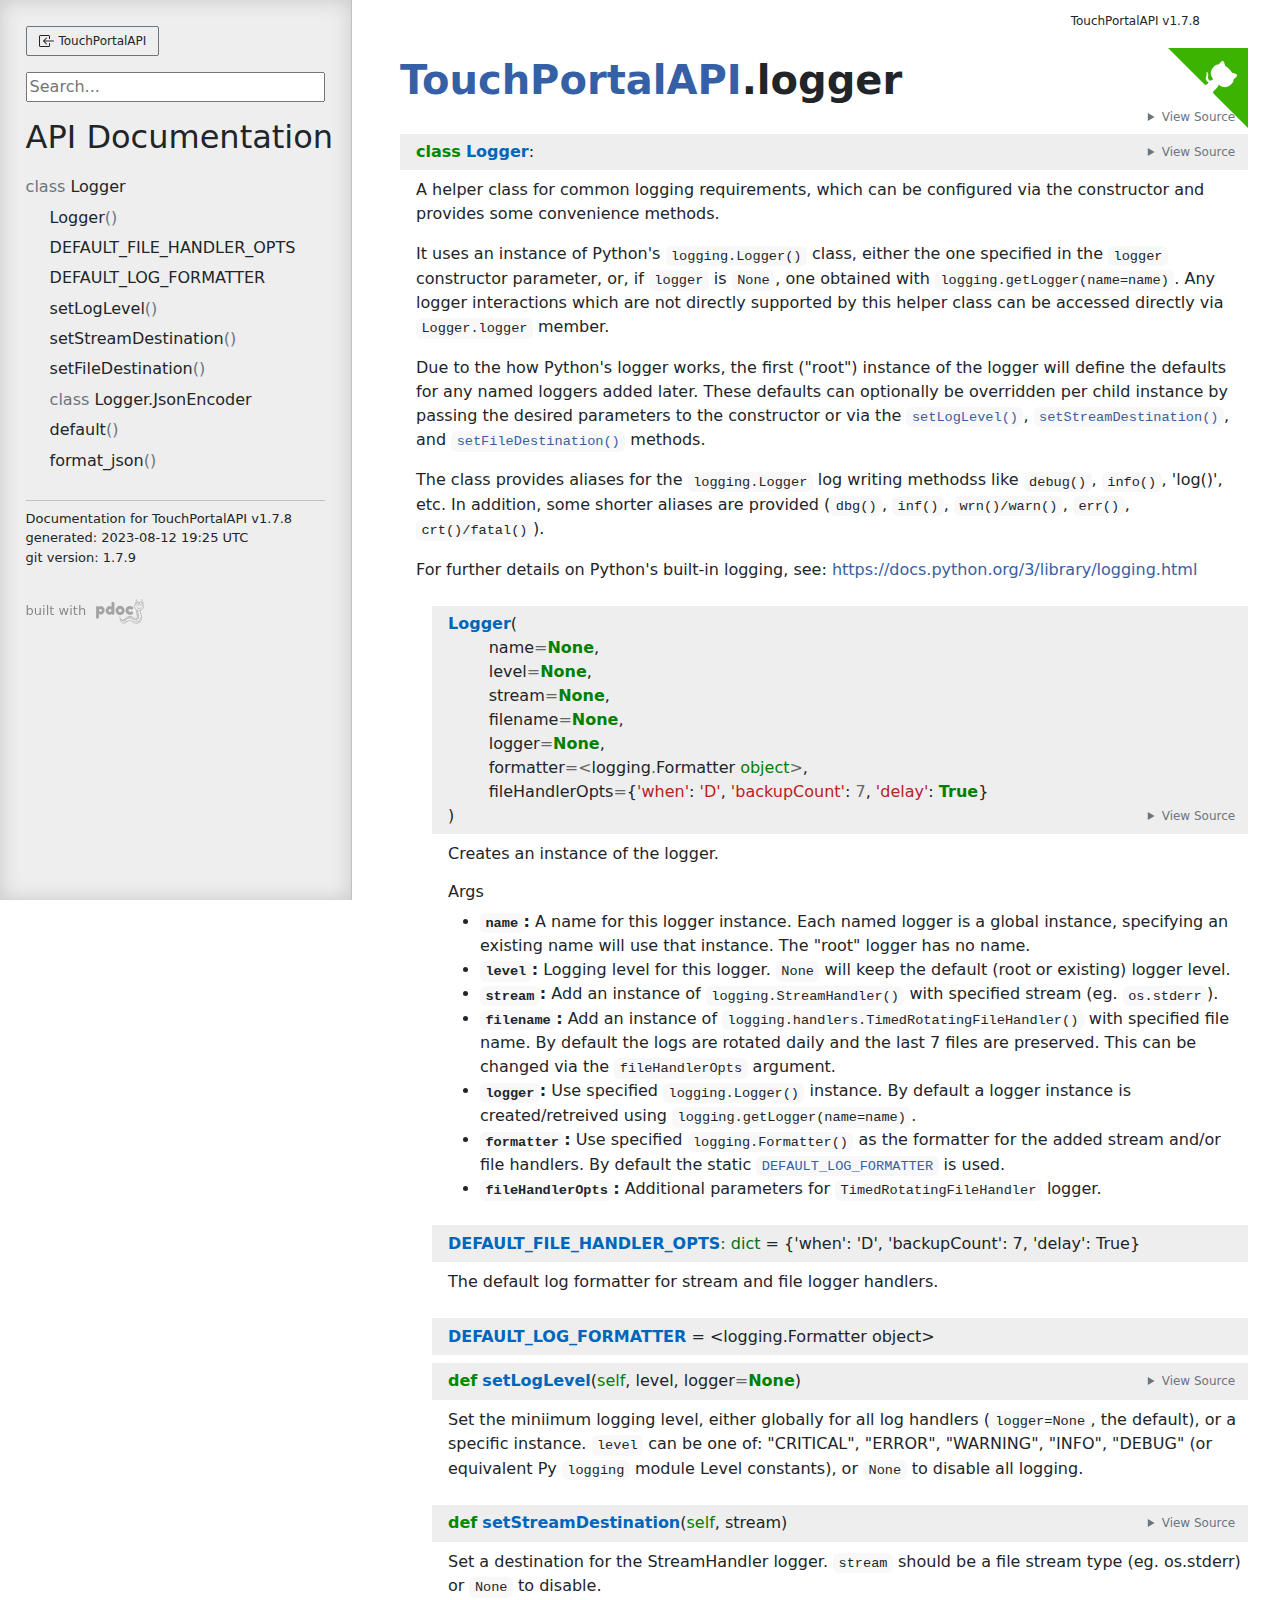
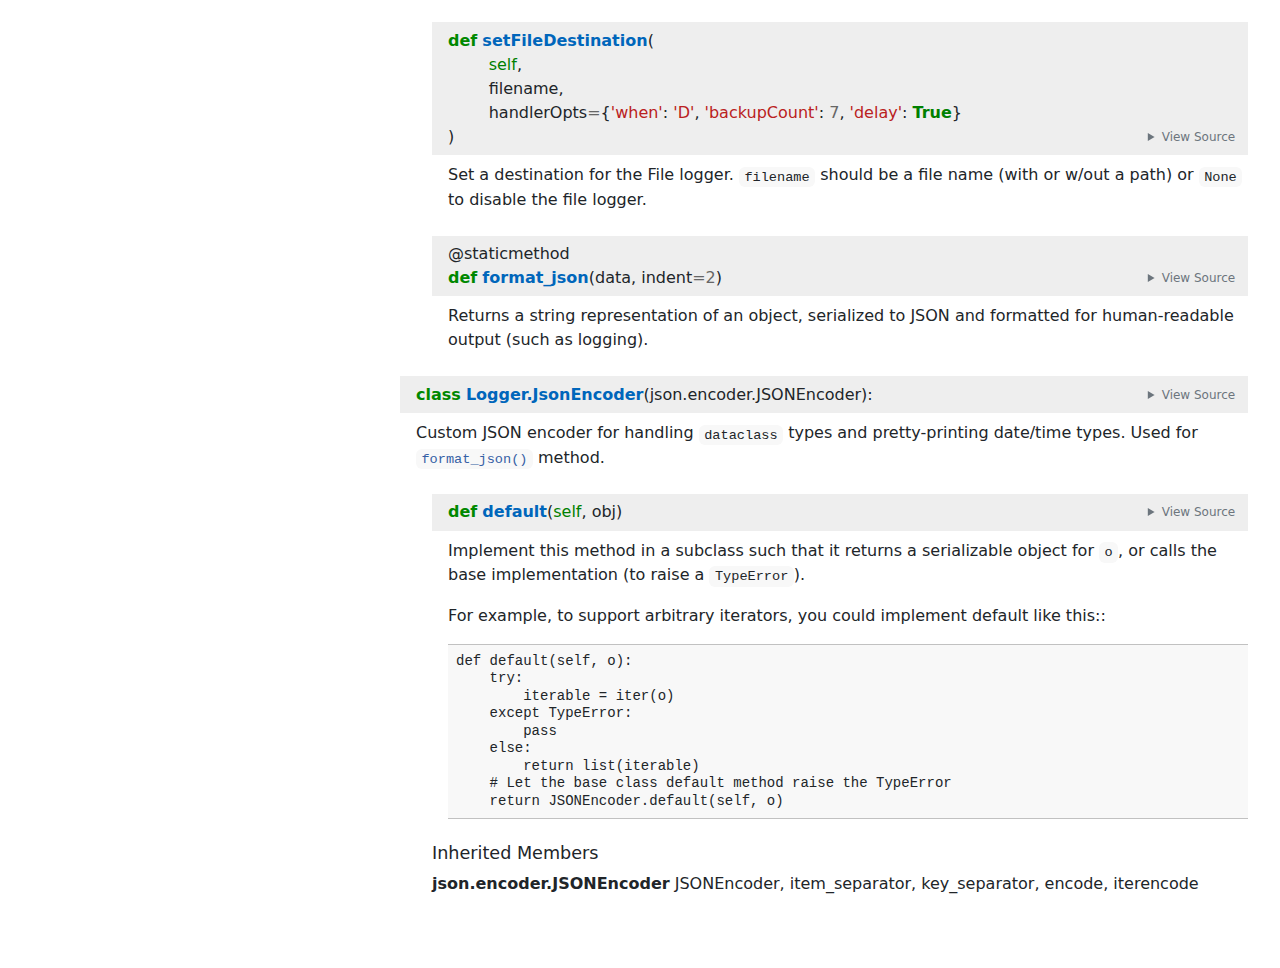
<file: docs/TouchPortalAPI/logger.html>
<!doctype html>
<html lang="en">
<head>
    <meta charset="utf-8">
    <meta name="viewport" content="width=device-width, initial-scale=1">
    <meta name="generator" content="pdoc 12.0.2"/>
    <title>TouchPortalAPI.logger API documentation</title>

    <style>/*! * Bootstrap Reboot v5.0.0 (https://getbootstrap.com/) * Copyright 2011-2021 The Bootstrap Authors * Copyright 2011-2021 Twitter, Inc. * Licensed under MIT (https://github.com/twbs/bootstrap/blob/main/LICENSE) * Forked from Normalize.css, licensed MIT (https://github.com/necolas/normalize.css/blob/master/LICENSE.md) */*,::after,::before{box-sizing:border-box}@media (prefers-reduced-motion:no-preference){:root{scroll-behavior:smooth}}body{margin:0;font-family:system-ui,-apple-system,"Segoe UI",Roboto,"Helvetica Neue",Arial,"Noto Sans","Liberation Sans",sans-serif,"Apple Color Emoji","Segoe UI Emoji","Segoe UI Symbol","Noto Color Emoji";font-size:1rem;font-weight:400;line-height:1.5;color:#212529;background-color:#fff;-webkit-text-size-adjust:100%;-webkit-tap-highlight-color:transparent}hr{margin:1rem 0;color:inherit;background-color:currentColor;border:0;opacity:.25}hr:not([size]){height:1px}h1,h2,h3,h4,h5,h6{margin-top:0;margin-bottom:.5rem;font-weight:500;line-height:1.2}h1{font-size:calc(1.375rem + 1.5vw)}@media (min-width:1200px){h1{font-size:2.5rem}}h2{font-size:calc(1.325rem + .9vw)}@media (min-width:1200px){h2{font-size:2rem}}h3{font-size:calc(1.3rem + .6vw)}@media (min-width:1200px){h3{font-size:1.75rem}}h4{font-size:calc(1.275rem + .3vw)}@media (min-width:1200px){h4{font-size:1.5rem}}h5{font-size:1.25rem}h6{font-size:1rem}p{margin-top:0;margin-bottom:1rem}abbr[data-bs-original-title],abbr[title]{-webkit-text-decoration:underline dotted;text-decoration:underline dotted;cursor:help;-webkit-text-decoration-skip-ink:none;text-decoration-skip-ink:none}address{margin-bottom:1rem;font-style:normal;line-height:inherit}ol,ul{padding-left:2rem}dl,ol,ul{margin-top:0;margin-bottom:1rem}ol ol,ol ul,ul ol,ul ul{margin-bottom:0}dt{font-weight:700}dd{margin-bottom:.5rem;margin-left:0}blockquote{margin:0 0 1rem}b,strong{font-weight:bolder}small{font-size:.875em}mark{padding:.2em;background-color:#fcf8e3}sub,sup{position:relative;font-size:.75em;line-height:0;vertical-align:baseline}sub{bottom:-.25em}sup{top:-.5em}a{color:#0d6efd;text-decoration:underline}a:hover{color:#0a58ca}a:not([href]):not([class]),a:not([href]):not([class]):hover{color:inherit;text-decoration:none}code,kbd,pre,samp{font-family:SFMono-Regular,Menlo,Monaco,Consolas,"Liberation Mono","Courier New",monospace;font-size:1em;direction:ltr;unicode-bidi:bidi-override}pre{display:block;margin-top:0;margin-bottom:1rem;overflow:auto;font-size:.875em}pre code{font-size:inherit;color:inherit;word-break:normal}code{font-size:.875em;color:#d63384;word-wrap:break-word}a>code{color:inherit}kbd{padding:.2rem .4rem;font-size:.875em;color:#fff;background-color:#212529;border-radius:.2rem}kbd kbd{padding:0;font-size:1em;font-weight:700}figure{margin:0 0 1rem}img,svg{vertical-align:middle}table{caption-side:bottom;border-collapse:collapse}caption{padding-top:.5rem;padding-bottom:.5rem;color:#6c757d;text-align:left}th{text-align:inherit;text-align:-webkit-match-parent}tbody,td,tfoot,th,thead,tr{border-color:inherit;border-style:solid;border-width:0}label{display:inline-block}button{border-radius:0}button:focus:not(:focus-visible){outline:0}button,input,optgroup,select,textarea{margin:0;font-family:inherit;font-size:inherit;line-height:inherit}button,select{text-transform:none}[role=button]{cursor:pointer}select{word-wrap:normal}select:disabled{opacity:1}[list]::-webkit-calendar-picker-indicator{display:none}[type=button],[type=reset],[type=submit],button{-webkit-appearance:button}[type=button]:not(:disabled),[type=reset]:not(:disabled),[type=submit]:not(:disabled),button:not(:disabled){cursor:pointer}::-moz-focus-inner{padding:0;border-style:none}textarea{resize:vertical}fieldset{min-width:0;padding:0;margin:0;border:0}legend{float:left;width:100%;padding:0;margin-bottom:.5rem;font-size:calc(1.275rem + .3vw);line-height:inherit}@media (min-width:1200px){legend{font-size:1.5rem}}legend+*{clear:left}::-webkit-datetime-edit-day-field,::-webkit-datetime-edit-fields-wrapper,::-webkit-datetime-edit-hour-field,::-webkit-datetime-edit-minute,::-webkit-datetime-edit-month-field,::-webkit-datetime-edit-text,::-webkit-datetime-edit-year-field{padding:0}::-webkit-inner-spin-button{height:auto}[type=search]{outline-offset:-2px;-webkit-appearance:textfield}::-webkit-search-decoration{-webkit-appearance:none}::-webkit-color-swatch-wrapper{padding:0}::file-selector-button{font:inherit}::-webkit-file-upload-button{font:inherit;-webkit-appearance:button}output{display:inline-block}iframe{border:0}summary{display:list-item;cursor:pointer}progress{vertical-align:baseline}[hidden]{display:none!important}</style>
    <style>/*! syntax-highlighting.css *//*! pygments syntax highlighting */pre{line-height:125%;}td.linenos pre{color:#000000; background-color:#f0f0f0; padding-left:5px; padding-right:5px;}span.linenos{color:#000000; background-color:#f0f0f0; padding-left:5px; padding-right:5px;}td.linenos pre.special{color:#000000; background-color:#ffffc0; padding-left:5px; padding-right:5px;}span.linenos.special{color:#000000; background-color:#ffffc0; padding-left:5px; padding-right:5px;}.pdoc .hll{background-color:#ffffcc}.pdoc{background:#f8f8f8;}.pdoc .c{color:#408080; font-style:italic}.pdoc .err{border:1px solid #FF0000}.pdoc .k{color:#008000; font-weight:bold}.pdoc .o{color:#666666}.pdoc .ch{color:#408080; font-style:italic}.pdoc .cm{color:#408080; font-style:italic}.pdoc .cp{color:#BC7A00}.pdoc .cpf{color:#408080; font-style:italic}.pdoc .c1{color:#408080; font-style:italic}.pdoc .cs{color:#408080; font-style:italic}.pdoc .gd{color:#A00000}.pdoc .ge{font-style:italic}.pdoc .gr{color:#FF0000}.pdoc .gh{color:#000080; font-weight:bold}.pdoc .gi{color:#00A000}.pdoc .go{color:#888888}.pdoc .gp{color:#000080; font-weight:bold}.pdoc .gs{font-weight:bold}.pdoc .gu{color:#800080; font-weight:bold}.pdoc .gt{color:#0044DD}.pdoc .kc{color:#008000; font-weight:bold}.pdoc .kd{color:#008000; font-weight:bold}.pdoc .kn{color:#008000; font-weight:bold}.pdoc .kp{color:#008000}.pdoc .kr{color:#008000; font-weight:bold}.pdoc .kt{color:#B00040}.pdoc .m{color:#666666}.pdoc .s{color:#BA2121}.pdoc .na{color:#7D9029}.pdoc .nb{color:#008000}.pdoc .nc{color:#0000FF; font-weight:bold}.pdoc .no{color:#880000}.pdoc .nd{color:#AA22FF}.pdoc .ni{color:#999999; font-weight:bold}.pdoc .ne{color:#D2413A; font-weight:bold}.pdoc .nf{color:#0000FF}.pdoc .nl{color:#A0A000}.pdoc .nn{color:#0000FF; font-weight:bold}.pdoc .nt{color:#008000; font-weight:bold}.pdoc .nv{color:#19177C}.pdoc .ow{color:#AA22FF; font-weight:bold}.pdoc .w{color:#bbbbbb}.pdoc .mb{color:#666666}.pdoc .mf{color:#666666}.pdoc .mh{color:#666666}.pdoc .mi{color:#666666}.pdoc .mo{color:#666666}.pdoc .sa{color:#BA2121}.pdoc .sb{color:#BA2121}.pdoc .sc{color:#BA2121}.pdoc .dl{color:#BA2121}.pdoc .sd{color:#BA2121; font-style:italic}.pdoc .s2{color:#BA2121}.pdoc .se{color:#BB6622; font-weight:bold}.pdoc .sh{color:#BA2121}.pdoc .si{color:#BB6688; font-weight:bold}.pdoc .sx{color:#008000}.pdoc .sr{color:#BB6688}.pdoc .s1{color:#BA2121}.pdoc .ss{color:#19177C}.pdoc .bp{color:#008000}.pdoc .fm{color:#0000FF}.pdoc .vc{color:#19177C}.pdoc .vg{color:#19177C}.pdoc .vi{color:#19177C}.pdoc .vm{color:#19177C}.pdoc .il{color:#666666}@media (prefers-color-scheme:dark){		.pdoc .hll{background-color:#49483e}	.pdoc{background:#272822; color:#f8f8f2}	.pdoc .c{color:#75715e}	.pdoc .err{color:#960050; background-color:#1e0010}	.pdoc .k{color:#66d9ef}	.pdoc .l{color:#ae81ff}	.pdoc .n{color:#f8f8f2}	.pdoc .o{color:#f92672}	.pdoc .p{color:#f8f8f2}	.pdoc .ch{color:#75715e}	.pdoc .cm{color:#75715e}	.pdoc .cp{color:#75715e}	.pdoc .cpf{color:#75715e}	.pdoc .c1{color:#75715e}	.pdoc .cs{color:#75715e}	.pdoc .gd{color:#f92672}	.pdoc .ge{font-style:italic}	.pdoc .gi{color:#a6e22e}	.pdoc .go{color:#66d9ef}	.pdoc .gp{color:#f92672; font-weight:bold}	.pdoc .gs{font-weight:bold}	.pdoc .gu{color:#75715e}	.pdoc .kc{color:#66d9ef}	.pdoc .kd{color:#66d9ef}	.pdoc .kn{color:#f92672}	.pdoc .kp{color:#66d9ef}	.pdoc .kr{color:#66d9ef}	.pdoc .kt{color:#66d9ef}	.pdoc .ld{color:#e6db74}	.pdoc .m{color:#ae81ff}	.pdoc .s{color:#e6db74}	.pdoc .na{color:#a6e22e}	.pdoc .nb{color:#f8f8f2}	.pdoc .nc{color:#a6e22e}	.pdoc .no{color:#66d9ef}	.pdoc .nd{color:#a6e22e}	.pdoc .ni{color:#f8f8f2}	.pdoc .ne{color:#a6e22e}	.pdoc .nf{color:#a6e22e}	.pdoc .nl{color:#f8f8f2}	.pdoc .nn{color:#f8f8f2}	.pdoc .nx{color:#a6e22e}	.pdoc .py{color:#f8f8f2}	.pdoc .nt{color:#f92672}	.pdoc .nv{color:#f8f8f2}	.pdoc .ow{color:#f92672}	.pdoc .w{color:#f8f8f2}	.pdoc .mb{color:#ae81ff}	.pdoc .mf{color:#ae81ff}	.pdoc .mh{color:#ae81ff}	.pdoc .mi{color:#ae81ff}	.pdoc .mo{color:#ae81ff}	.pdoc .sa{color:#e6db74}	.pdoc .sb{color:#e6db74}	.pdoc .sc{color:#e6db74}	.pdoc .dl{color:#e6db74}	.pdoc .sd{color:#e6db74}	.pdoc .s2{color:#e6db74}	.pdoc .se{color:#ae81ff}	.pdoc .sh{color:#e6db74}	.pdoc .si{color:#e6db74}	.pdoc .sx{color:#e6db74}	.pdoc .sr{color:#e6db74}	.pdoc .s1{color:#e6db74}	.pdoc .ss{color:#e6db74}	.pdoc .bp{color:#f8f8f2}	.pdoc .fm{color:#a6e22e}	.pdoc .vc{color:#f8f8f2}	.pdoc .vg{color:#f8f8f2}	.pdoc .vi{color:#f8f8f2}	.pdoc .vm{color:#f8f8f2}	.pdoc .il{color:#ae81ff}}</style>
    <style>/*! theme.css */:root{--pdoc-background:#fff;}.pdoc{--text:#212529;--muted:#6c757d;--link:#3660a5;--link-hover:#1659c5;--code:#f8f8f8;--active:#fff598;--accent:#eee;--accent2:#c1c1c1;--nav-hover:rgba(255, 255, 255, 0.5);--name:#0066BB;--def:#008800;--annotation:#007020;}</style>
    <style>@media (prefers-color-scheme:dark){:root{--pdoc-background:#212529;}.pdoc{--text:#f7f7f7;--muted:#9d9d9d;--link:#58a6ff;--link-hover:#3989ff;--code:#333;--active:#555;--accent:#343434;--accent2:#555;--nav-hover:rgba(0, 0, 0, 0.1);--name:#77C1FF;--def:#0cdd0c;--annotation:#00c037;}}</style>
    <style>/*! layout.css */html, body{width:100%;height:100%;}html, main{scroll-behavior:smooth;}body{background-color:var(--pdoc-background);}@media (max-width:769px){#navtoggle{cursor:pointer;position:absolute;width:50px;height:40px;top:1rem;right:1rem;border-color:var(--text);color:var(--text);display:flex;opacity:0.8;}#navtoggle:hover{opacity:1;}#togglestate + div{display:none;}#togglestate:checked + div{display:inherit;}main, header{padding:2rem 3vw;}header + main{margin-top:-3rem;}.git-button{display:none !important;}nav input[type="search"]{max-width:77%;}nav input[type="search"]:first-child{margin-top:-6px;}nav input[type="search"]:valid ~ *{display:none !important;}}@media (min-width:770px){:root{--sidebar-width:clamp(12.5rem, 28vw, 22rem);}nav{position:fixed;overflow:auto;height:100vh;width:var(--sidebar-width);}main, header{padding:3rem 2rem 3rem calc(var(--sidebar-width) + 3rem);width:calc(54rem + var(--sidebar-width));max-width:100%;}header + main{margin-top:-4rem;}#navtoggle{display:none;}}#togglestate{position:absolute;height:0;opacity:0;}nav.pdoc{--pad:clamp(0.5rem, 2vw, 1.75rem);--indent:1.5rem;background-color:var(--accent);border-right:1px solid var(--accent2);box-shadow:0 0 20px rgba(50, 50, 50, .2) inset;padding:0 0 0 var(--pad);overflow-wrap:anywhere;scrollbar-width:thin; scrollbar-color:var(--accent2) transparent }nav.pdoc::-webkit-scrollbar{width:.4rem; }nav.pdoc::-webkit-scrollbar-thumb{background-color:var(--accent2); }nav.pdoc > div{padding:var(--pad) 0;}nav.pdoc .module-list-button{display:inline-flex;align-items:center;color:var(--text);border-color:var(--muted);margin-bottom:1rem;}nav.pdoc .module-list-button:hover{border-color:var(--text);}nav.pdoc input[type=search]{display:block;outline-offset:0;width:calc(100% - var(--pad));}nav.pdoc .logo{max-width:calc(100% - var(--pad));max-height:35vh;display:block;margin:0 auto 1rem;transform:translate(calc(-.5 * var(--pad)), 0);}nav.pdoc ul{list-style:none;padding-left:0;}nav.pdoc > div > ul{margin-left:calc(0px - var(--pad));}nav.pdoc li a{padding:.2rem 0 .2rem calc(var(--pad) + var(--indent));}nav.pdoc > div > ul > li > a{padding-left:var(--pad);}nav.pdoc li{transition:all 100ms;}nav.pdoc li:hover{background-color:var(--nav-hover);}nav.pdoc a, nav.pdoc a:hover{color:var(--text);}nav.pdoc a{display:block;}nav.pdoc > h2:first-of-type{margin-top:1.5rem;}nav.pdoc .class:before{content:"class ";color:var(--muted);}nav.pdoc .function:after{content:"()";color:var(--muted);}nav.pdoc footer:before{content:"";display:block;width:calc(100% - var(--pad));border-top:solid var(--accent2) 1px;margin-top:1.5rem;padding-top:.5rem;}nav.pdoc footer{font-size:small;}</style>
    <style>.version_header{font-size:.75rem;float:right;margin-top:-3em;margin-right:4em;}nav.pdoc a.inline{display:inline-block;}.module-list-button:not([href$='.html']){display:none !important;}@media (min-width:770px){main, header{width:auto !important;}}@media (max-width:769px){#navtoggle{top:.5rem !important;right:3rem !important;}nav.pdoc input[type=search]{width:calc(100% - 70px - 3rem);}.version_header{float:left;margin-top:-2em;}}</style>
    <style>/*! content.css */.pdoc{color:var(--text);box-sizing:border-box;line-height:1.5;background:none;}.pdoc .pdoc-button{display:inline-block;border:solid black 1px;border-radius:2px;font-size:.75rem;padding:calc(0.5em - 1px) 1em;transition:100ms all;}.pdoc .pdoc-alert{padding:1rem 1rem 1rem calc(1.5rem + 24px);border:1px solid transparent;border-radius:.25rem;background-repeat:no-repeat;background-position:1rem center;margin-bottom:1rem;}.pdoc .pdoc-alert > *:last-child{margin-bottom:0;}.pdoc .pdoc-alert-note {color:#084298;background-color:#cfe2ff;border-color:#b6d4fe;background-image:url("data:image/svg+xml,%3Csvg%20xmlns%3D%22http%3A//www.w3.org/2000/svg%22%20width%3D%2224%22%20height%3D%2224%22%20fill%3D%22%23084298%22%20viewBox%3D%220%200%2016%2016%22%3E%3Cpath%20d%3D%22M8%2016A8%208%200%201%200%208%200a8%208%200%200%200%200%2016zm.93-9.412-1%204.705c-.07.34.029.533.304.533.194%200%20.487-.07.686-.246l-.088.416c-.287.346-.92.598-1.465.598-.703%200-1.002-.422-.808-1.319l.738-3.468c.064-.293.006-.399-.287-.47l-.451-.081.082-.381%202.29-.287zM8%205.5a1%201%200%201%201%200-2%201%201%200%200%201%200%202z%22/%3E%3C/svg%3E");}.pdoc .pdoc-alert-warning{color:#664d03;background-color:#fff3cd;border-color:#ffecb5;background-image:url("data:image/svg+xml,%3Csvg%20xmlns%3D%22http%3A//www.w3.org/2000/svg%22%20width%3D%2224%22%20height%3D%2224%22%20fill%3D%22%23664d03%22%20viewBox%3D%220%200%2016%2016%22%3E%3Cpath%20d%3D%22M8.982%201.566a1.13%201.13%200%200%200-1.96%200L.165%2013.233c-.457.778.091%201.767.98%201.767h13.713c.889%200%201.438-.99.98-1.767L8.982%201.566zM8%205c.535%200%20.954.462.9.995l-.35%203.507a.552.552%200%200%201-1.1%200L7.1%205.995A.905.905%200%200%201%208%205zm.002%206a1%201%200%201%201%200%202%201%201%200%200%201%200-2z%22/%3E%3C/svg%3E");}.pdoc .pdoc-alert-danger{color:#842029;background-color:#f8d7da;border-color:#f5c2c7;background-image:url("data:image/svg+xml,%3Csvg%20xmlns%3D%22http%3A//www.w3.org/2000/svg%22%20width%3D%2224%22%20height%3D%2224%22%20fill%3D%22%23842029%22%20viewBox%3D%220%200%2016%2016%22%3E%3Cpath%20d%3D%22M5.52.359A.5.5%200%200%201%206%200h4a.5.5%200%200%201%20.474.658L8.694%206H12.5a.5.5%200%200%201%20.395.807l-7%209a.5.5%200%200%201-.873-.454L6.823%209.5H3.5a.5.5%200%200%201-.48-.641l2.5-8.5z%22/%3E%3C/svg%3E");}.pdoc .visually-hidden{position:absolute !important;width:1px !important;height:1px !important;padding:0 !important;margin:-1px !important;overflow:hidden !important;clip:rect(0, 0, 0, 0) !important;white-space:nowrap !important;border:0 !important;}.pdoc h1, .pdoc h2, .pdoc h3{font-weight:300;margin:.3em 0;padding:.2em 0;}.pdoc > section:not(.module-info) h1{font-size:1.5rem;font-weight:500;}.pdoc > section:not(.module-info) h2{font-size:1.4rem;font-weight:500;}.pdoc > section:not(.module-info) h3{font-size:1.3rem;font-weight:500;}.pdoc > section:not(.module-info) h4{font-size:1.2rem;}.pdoc > section:not(.module-info) h5{font-size:1.1rem;}.pdoc a{text-decoration:none;color:var(--link);}.pdoc a:hover{color:var(--link-hover);}.pdoc blockquote{margin-left:2rem;}.pdoc pre{border-top:1px solid var(--accent2);border-bottom:1px solid var(--accent2);margin-top:0;margin-bottom:1em;padding:.5rem 0 .5rem .5rem;overflow-x:auto;background-color:var(--code);}.pdoc code{color:var(--text);padding:.2em .4em;margin:0;font-size:85%;background-color:var(--code);border-radius:6px;}.pdoc a > code{color:inherit;}.pdoc pre > code{display:inline-block;font-size:inherit;background:none;border:none;padding:0;}.pdoc > section:not(.module-info){margin-bottom:1.5rem;}.pdoc .modulename{margin-top:0;font-weight:bold;}.pdoc .modulename a{color:var(--link);transition:100ms all;}.pdoc .git-button{float:right;border:solid var(--link) 1px;}.pdoc .git-button:hover{background-color:var(--link);color:var(--pdoc-background);}.view-source-toggle-state,.view-source-toggle-state ~ .pdoc-code{display:none;}.view-source-toggle-state:checked ~ .pdoc-code{display:block;}.view-source-button{display:inline-block;float:right;font-size:.75rem;line-height:1.5rem;color:var(--muted);padding:0 .4rem 0 1.3rem;cursor:pointer;text-indent:-2px;}.view-source-button > span{visibility:hidden;}.module-info .view-source-button{float:none;display:flex;justify-content:flex-end;margin:-1.2rem .4rem -.2rem 0;}.view-source-button::before{position:absolute;content:"View Source";display:list-item;list-style-type:disclosure-closed;}.view-source-toggle-state:checked ~ .attr .view-source-button::before,.view-source-toggle-state:checked ~ .view-source-button::before{list-style-type:disclosure-open;}.pdoc .docstring{margin-bottom:1.5rem;}.pdoc section:not(.module-info) .docstring{margin-left:clamp(0rem, 5vw - 2rem, 1rem);}.pdoc .docstring .pdoc-code{margin-left:1em;margin-right:1em;}.pdoc h1:target,.pdoc h2:target,.pdoc h3:target,.pdoc h4:target,.pdoc h5:target,.pdoc h6:target,.pdoc .pdoc-code > pre > span:target{background-color:var(--active);box-shadow:-1rem 0 0 0 var(--active);}.pdoc .pdoc-code > pre > span:target{display:block;}.pdoc div:target > .attr,.pdoc section:target > .attr,.pdoc dd:target > a{background-color:var(--active);}.pdoc *{scroll-margin:2rem;}.pdoc .pdoc-code .linenos{user-select:none;}.pdoc .attr:hover{filter:contrast(0.95);}.pdoc section, .pdoc .classattr{position:relative;}.pdoc .headerlink{--width:clamp(1rem, 3vw, 2rem);position:absolute;top:0;left:calc(0rem - var(--width));transition:all 100ms ease-in-out;opacity:0;}.pdoc .headerlink::before{content:"#";display:block;text-align:center;width:var(--width);height:2.3rem;line-height:2.3rem;font-size:1.5rem;}.pdoc .attr:hover ~ .headerlink,.pdoc *:target > .headerlink,.pdoc .headerlink:hover{opacity:1;}.pdoc .attr{display:block;margin:.5rem 0 .5rem;padding:.4rem .4rem .4rem 1rem;background-color:var(--accent);overflow-x:auto;}.pdoc .classattr{margin-left:2rem;}.pdoc .name{color:var(--name);font-weight:bold;}.pdoc .def{color:var(--def);font-weight:bold;}.pdoc .signature{background-color:transparent;}.pdoc .param, .pdoc .return-annotation{white-space:pre;}.pdoc .signature.multiline .param{display:block;}.pdoc .signature.condensed .param{display:inline-block;}.pdoc .annotation{color:var(--annotation);}.pdoc .inherited{margin-left:2rem;}.pdoc .inherited dt{font-weight:700;}.pdoc .inherited dt, .pdoc .inherited dd{display:inline;margin-left:0;margin-bottom:.5rem;}.pdoc .inherited dd:not(:last-child):after{content:", ";}.pdoc .inherited .class:before{content:"class ";}.pdoc .inherited .function a:after{content:"()";}.pdoc .search-result .docstring{overflow:auto;max-height:25vh;}.pdoc .search-result.focused > .attr{background-color:var(--active);}.pdoc .attribution{margin-top:2rem;display:block;opacity:0.5;transition:all 200ms;filter:grayscale(100%);}.pdoc .attribution:hover{opacity:1;filter:grayscale(0%);}.pdoc .attribution img{margin-left:5px;height:35px;vertical-align:middle;width:70px;transition:all 200ms;}.pdoc table{display:block;width:max-content;max-width:100%;overflow:auto;margin-bottom:1rem;}.pdoc table th{font-weight:600;}.pdoc table th, .pdoc table td{padding:6px 13px;border:1px solid var(--accent2);}</style>
    <style>.pdoc .attribution{font-size:small;}.pdoc .attribution img{height:25px; width:auto;}</style>
    <style>/*! custom.css */</style></head>
<body>
    <nav class="pdoc">
        <label id="navtoggle" for="togglestate" class="pdoc-button"><svg xmlns='http://www.w3.org/2000/svg' viewBox='0 0 30 30'><path stroke-linecap='round' stroke="currentColor" stroke-miterlimit='10' stroke-width='2' d='M4 7h22M4 15h22M4 23h22'/></svg></label>
        <input id="togglestate" type="checkbox" aria-hidden="true" tabindex="-1">
        <div>            <a class="pdoc-button module-list-button" href="../TouchPortalAPI.html">
<svg xmlns="http://www.w3.org/2000/svg" width="16" height="16" fill="currentColor" class="bi bi-box-arrow-in-left" viewBox="0 0 16 16">
  <path fill-rule="evenodd" d="M10 3.5a.5.5 0 0 0-.5-.5h-8a.5.5 0 0 0-.5.5v9a.5.5 0 0 0 .5.5h8a.5.5 0 0 0 .5-.5v-2a.5.5 0 0 1 1 0v2A1.5 1.5 0 0 1 9.5 14h-8A1.5 1.5 0 0 1 0 12.5v-9A1.5 1.5 0 0 1 1.5 2h8A1.5 1.5 0 0 1 11 3.5v2a.5.5 0 0 1-1 0v-2z"/>
  <path fill-rule="evenodd" d="M4.146 8.354a.5.5 0 0 1 0-.708l3-3a.5.5 0 1 1 .708.708L5.707 7.5H14.5a.5.5 0 0 1 0 1H5.707l2.147 2.146a.5.5 0 0 1-.708.708l-3-3z"/>
</svg>                &nbsp;TouchPortalAPI</a>


            <input type="search" placeholder="Search..." role="searchbox" aria-label="search"
                   pattern=".+" required>



        <h2>API Documentation</h2>
            <ul class="memberlist">
            <li>
                    <a class="class" href="#Logger">Logger</a>
                            <ul class="memberlist">
                        <li>
                                <a class="function" href="#Logger.__init__">Logger</a>
                        </li>
                        <li>
                                <a class="variable" href="#Logger.DEFAULT_FILE_HANDLER_OPTS">DEFAULT_FILE_HANDLER_OPTS</a>
                        </li>
                        <li>
                                <a class="variable" href="#Logger.DEFAULT_LOG_FORMATTER">DEFAULT_LOG_FORMATTER</a>
                        </li>
                        <li>
                                <a class="function" href="#Logger.setLogLevel">setLogLevel</a>
                        </li>
                        <li>
                                <a class="function" href="#Logger.setStreamDestination">setStreamDestination</a>
                        </li>
                        <li>
                                <a class="function" href="#Logger.setFileDestination">setFileDestination</a>
                        </li>
                        <li>
                                <a class="class" href="#Logger.JsonEncoder">Logger.JsonEncoder</a>
                                        <ul class="memberlist">
                                    <li>
                                            <a class="function" href="#Logger.JsonEncoder.default">default</a>
                                    </li>
                            </ul>

                        </li>
                        <li>
                                <a class="function" href="#Logger.format_json">format_json</a>
                        </li>
                </ul>

            </li>
    </ul>


    <footer>Documentation for TouchPortalAPI v1.7.8<br/>generated: 2023-08-12 19:25 UTC<br/>git version: <a href='https://github.com/KillerBOSS2019/TouchPortal-API/commit/1.7.9' class='inline' target='_blank'>1.7.9</a><br/></footer>

        <a class="attribution" title="pdoc: Python API documentation generator" href="https://pdoc.dev" target="_blank">
            built with <span class="visually-hidden">pdoc</span><img
                alt="pdoc logo"
                src="data:image/svg+xml,%3Csvg%20xmlns%3D%22http%3A//www.w3.org/2000/svg%22%20role%3D%22img%22%20aria-label%3D%22pdoc%20logo%22%20width%3D%22300%22%20height%3D%22150%22%20viewBox%3D%22-1%200%2060%2030%22%3E%3Ctitle%3Epdoc%3C/title%3E%3Cpath%20d%3D%22M29.621%2021.293c-.011-.273-.214-.475-.511-.481a.5.5%200%200%200-.489.503l-.044%201.393c-.097.551-.695%201.215-1.566%201.704-.577.428-1.306.486-2.193.182-1.426-.617-2.467-1.654-3.304-2.487l-.173-.172a3.43%203.43%200%200%200-.365-.306.49.49%200%200%200-.286-.196c-1.718-1.06-4.931-1.47-7.353.191l-.219.15c-1.707%201.187-3.413%202.131-4.328%201.03-.02-.027-.49-.685-.141-1.763.233-.721.546-2.408.772-4.076.042-.09.067-.187.046-.288.166-1.347.277-2.625.241-3.351%201.378-1.008%202.271-2.586%202.271-4.362%200-.976-.272-1.935-.788-2.774-.057-.094-.122-.18-.184-.268.033-.167.052-.339.052-.516%200-1.477-1.202-2.679-2.679-2.679-.791%200-1.496.352-1.987.9a6.3%206.3%200%200%200-1.001.029c-.492-.564-1.207-.929-2.012-.929-1.477%200-2.679%201.202-2.679%202.679A2.65%202.65%200%200%200%20.97%206.554c-.383.747-.595%201.572-.595%202.41%200%202.311%201.507%204.29%203.635%205.107-.037.699-.147%202.27-.423%203.294l-.137.461c-.622%202.042-2.515%208.257%201.727%2010.643%201.614.908%203.06%201.248%204.317%201.248%202.665%200%204.492-1.524%205.322-2.401%201.476-1.559%202.886-1.854%206.491.82%201.877%201.393%203.514%201.753%204.861%201.068%202.223-1.713%202.811-3.867%203.399-6.374.077-.846.056-1.469.054-1.537zm-4.835%204.313c-.054.305-.156.586-.242.629-.034-.007-.131-.022-.307-.157-.145-.111-.314-.478-.456-.908.221.121.432.25.675.355.115.039.219.051.33.081zm-2.251-1.238c-.05.33-.158.648-.252.694-.022.001-.125-.018-.307-.157-.217-.166-.488-.906-.639-1.573.358.344.754.693%201.198%201.036zm-3.887-2.337c-.006-.116-.018-.231-.041-.342.635.145%201.189.368%201.599.625.097.231.166.481.174.642-.03.049-.055.101-.067.158-.046.013-.128.026-.298.004-.278-.037-.901-.57-1.367-1.087zm-1.127-.497c.116.306.176.625.12.71-.019.014-.117.045-.345.016-.206-.027-.604-.332-.986-.695.41-.051.816-.056%201.211-.031zm-4.535%201.535c.209.22.379.47.358.598-.006.041-.088.138-.351.234-.144.055-.539-.063-.979-.259a11.66%2011.66%200%200%200%20.972-.573zm.983-.664c.359-.237.738-.418%201.126-.554.25.237.479.548.457.694-.006.042-.087.138-.351.235-.174.064-.694-.105-1.232-.375zm-3.381%201.794c-.022.145-.061.29-.149.401-.133.166-.358.248-.69.251h-.002c-.133%200-.306-.26-.45-.621.417.091.854.07%201.291-.031zm-2.066-8.077a4.78%204.78%200%200%201-.775-.584c.172-.115.505-.254.88-.378l-.105.962zm-.331%202.302a10.32%2010.32%200%200%201-.828-.502c.202-.143.576-.328.984-.49l-.156.992zm-.45%202.157l-.701-.403c.214-.115.536-.249.891-.376a11.57%2011.57%200%200%201-.19.779zm-.181%201.716c.064.398.194.702.298.893-.194-.051-.435-.162-.736-.398.061-.119.224-.3.438-.495zM8.87%204.141c0%20.152-.123.276-.276.276s-.275-.124-.275-.276.123-.276.276-.276.275.124.275.276zm-.735-.389a1.15%201.15%200%200%200-.314.783%201.16%201.16%200%200%200%201.162%201.162c.457%200%20.842-.27%201.032-.653.026.117.042.238.042.362a1.68%201.68%200%200%201-1.679%201.679%201.68%201.68%200%200%201-1.679-1.679c0-.843.626-1.535%201.436-1.654zM5.059%205.406A1.68%201.68%200%200%201%203.38%207.085a1.68%201.68%200%200%201-1.679-1.679c0-.037.009-.072.011-.109.21.3.541.508.935.508a1.16%201.16%200%200%200%201.162-1.162%201.14%201.14%200%200%200-.474-.912c.015%200%20.03-.005.045-.005.926.001%201.679.754%201.679%201.68zM3.198%204.141c0%20.152-.123.276-.276.276s-.275-.124-.275-.276.123-.276.276-.276.275.124.275.276zM1.375%208.964c0-.52.103-1.035.288-1.52.466.394%201.06.64%201.717.64%201.144%200%202.116-.725%202.499-1.738.383%201.012%201.355%201.738%202.499%201.738.867%200%201.631-.421%202.121-1.062.307.605.478%201.267.478%201.942%200%202.486-2.153%204.51-4.801%204.51s-4.801-2.023-4.801-4.51zm24.342%2019.349c-.985.498-2.267.168-3.813-.979-3.073-2.281-5.453-3.199-7.813-.705-1.315%201.391-4.163%203.365-8.423.97-3.174-1.786-2.239-6.266-1.261-9.479l.146-.492c.276-1.02.395-2.457.444-3.268a6.11%206.11%200%200%200%201.18.115%206.01%206.01%200%200%200%202.536-.562l-.006.175c-.802.215-1.848.612-2.021%201.25-.079.295.021.601.274.837.219.203.415.364.598.501-.667.304-1.243.698-1.311%201.179-.02.144-.022.507.393.787.213.144.395.26.564.365-1.285.521-1.361.96-1.381%201.126-.018.142-.011.496.427.746l.854.489c-.473.389-.971.914-.999%201.429-.018.278.095.532.316.713.675.556%201.231.721%201.653.721.059%200%20.104-.014.158-.02.207.707.641%201.64%201.513%201.64h.013c.8-.008%201.236-.345%201.462-.626.173-.216.268-.457.325-.692.424.195.93.374%201.372.374.151%200%20.294-.021.423-.068.732-.27.944-.704.993-1.021.009-.061.003-.119.002-.179.266.086.538.147.789.147.15%200%20.294-.021.423-.069.542-.2.797-.489.914-.754.237.147.478.258.704.288.106.014.205.021.296.021.356%200%20.595-.101.767-.229.438.435%201.094.992%201.656%201.067.106.014.205.021.296.021a1.56%201.56%200%200%200%20.323-.035c.17.575.453%201.289.866%201.605.358.273.665.362.914.362a.99.99%200%200%200%20.421-.093%201.03%201.03%200%200%200%20.245-.164c.168.428.39.846.68%201.068.358.273.665.362.913.362a.99.99%200%200%200%20.421-.093c.317-.148.512-.448.639-.762.251.157.495.257.726.257.127%200%20.25-.024.37-.071.427-.17.706-.617.841-1.314.022-.015.047-.022.068-.038.067-.051.133-.104.196-.159-.443%201.486-1.107%202.761-2.086%203.257zM8.66%209.925a.5.5%200%201%200-1%200c0%20.653-.818%201.205-1.787%201.205s-1.787-.552-1.787-1.205a.5.5%200%201%200-1%200c0%201.216%201.25%202.205%202.787%202.205s2.787-.989%202.787-2.205zm4.4%2015.965l-.208.097c-2.661%201.258-4.708%201.436-6.086.527-1.542-1.017-1.88-3.19-1.844-4.198a.4.4%200%200%200-.385-.414c-.242-.029-.406.164-.414.385-.046%201.249.367%203.686%202.202%204.896.708.467%201.547.7%202.51.7%201.248%200%202.706-.392%204.362-1.174l.185-.086a.4.4%200%200%200%20.205-.527c-.089-.204-.326-.291-.527-.206zM9.547%202.292c.093.077.205.114.317.114a.5.5%200%200%200%20.318-.886L8.817.397a.5.5%200%200%200-.703.068.5.5%200%200%200%20.069.703l1.364%201.124zm-7.661-.065c.086%200%20.173-.022.253-.068l1.523-.893a.5.5%200%200%200-.506-.863l-1.523.892a.5.5%200%200%200-.179.685c.094.158.261.247.432.247z%22%20transform%3D%22matrix%28-1%200%200%201%2058%200%29%22%20fill%3D%22%233bb300%22/%3E%3Cpath%20d%3D%22M.3%2021.86V10.18q0-.46.02-.68.04-.22.18-.5.28-.54%201.34-.54%201.06%200%201.42.28.38.26.44.78.76-1.04%202.38-1.04%201.64%200%203.1%201.54%201.46%201.54%201.46%203.58%200%202.04-1.46%203.58-1.44%201.54-3.08%201.54-1.64%200-2.38-.92v4.04q0%20.46-.04.68-.02.22-.18.5-.14.3-.5.42-.36.12-.98.12-.62%200-1-.12-.36-.12-.52-.4-.14-.28-.18-.5-.02-.22-.02-.68zm3.96-9.42q-.46.54-.46%201.18%200%20.64.46%201.18.48.52%201.2.52.74%200%201.24-.52.52-.52.52-1.18%200-.66-.48-1.18-.48-.54-1.26-.54-.76%200-1.22.54zm14.741-8.36q.16-.3.54-.42.38-.12%201-.12.64%200%201.02.12.38.12.52.42.16.3.18.54.04.22.04.68v11.94q0%20.46-.04.7-.02.22-.18.5-.3.54-1.7.54-1.38%200-1.54-.98-.84.96-2.34.96-1.8%200-3.28-1.56-1.48-1.58-1.48-3.66%200-2.1%201.48-3.68%201.5-1.58%203.28-1.58%201.48%200%202.3%201v-4.2q0-.46.02-.68.04-.24.18-.52zm-3.24%2010.86q.52.54%201.26.54.74%200%201.22-.54.5-.54.5-1.18%200-.66-.48-1.22-.46-.56-1.26-.56-.8%200-1.28.56-.48.54-.48%201.2%200%20.66.52%201.2zm7.833-1.2q0-2.4%201.68-3.96%201.68-1.56%203.84-1.56%202.16%200%203.82%201.56%201.66%201.54%201.66%203.94%200%201.66-.86%202.96-.86%201.28-2.1%201.9-1.22.6-2.54.6-1.32%200-2.56-.64-1.24-.66-2.1-1.92-.84-1.28-.84-2.88zm4.18%201.44q.64.48%201.3.48.66%200%201.32-.5.66-.5.66-1.48%200-.98-.62-1.46-.62-.48-1.34-.48-.72%200-1.34.5-.62.5-.62%201.48%200%20.96.64%201.46zm11.412-1.44q0%20.84.56%201.32.56.46%201.18.46.64%200%201.18-.36.56-.38.9-.38.6%200%201.46%201.06.46.58.46%201.04%200%20.76-1.1%201.42-1.14.8-2.8.8-1.86%200-3.58-1.34-.82-.64-1.34-1.7-.52-1.08-.52-2.36%200-1.3.52-2.34.52-1.06%201.34-1.7%201.66-1.32%203.54-1.32.76%200%201.48.22.72.2%201.06.4l.32.2q.36.24.56.38.52.4.52.92%200%20.5-.42%201.14-.72%201.1-1.38%201.1-.38%200-1.08-.44-.36-.34-1.04-.34-.66%200-1.24.48-.58.48-.58%201.34z%22%20fill%3D%22green%22/%3E%3C/svg%3E"/>
        </a>
</div>
    </nav>
    <main class="pdoc">
            <section class="module-info">
        <div class="version_header">TouchPortalAPI v1.7.8</div>
<a href="https://github.com/KillerBOSS2019/TouchPortal-API/blob/main/TouchPortalAPI/logger.py" target="_blank" class="github-corner" title="View the latest source on GitHub" aria-label="View source on GitHub">
    <svg width="80" height="80" viewBox="0 0 250 250" style="fill:#3bb300; color:#fff; position: absolute; top: 0; border: 0; right: 0;" aria-hidden="true" class="corner-svg">
        <path d="M0,0 L115,115 L130,115 L142,142 L250,250 L250,0 Z"></path>
        <path d="M128.3,109.0 C113.8,99.7 119.0,89.6 119.0,89.6 C122.0,82.7 120.5,78.6 120.5,78.6 C119.2,72.0 123.4,76.3 123.4,76.3 C127.3,80.9 125.5,87.3 125.5,87.3 C122.9,97.6 130.6,101.9 134.4,103.2"
              fill="currentColor" style="transform-origin: 130px 106px;" class="octo-arm"></path>
        <path d="M115.0,115.0 C114.9,115.1 118.7,116.5 119.8,115.4 L133.7,101.6 C136.9,99.2 139.9,98.4 142.2,98.6 C133.8,88.0 127.5,74.4 143.8,58.0 C148.5,53.4 154.0,51.2 159.7,51.0 C160.3,49.4 163.2,43.6 171.4,40.1 C171.4,40.1 176.1,42.5 178.8,56.2 C183.1,58.6 187.2,61.8 190.9,65.4 C194.5,69.0 197.7,73.2 200.1,77.6 C213.8,80.2 216.3,84.9 216.3,84.9 C212.7,93.1 206.9,96.0 205.4,96.6 C205.1,102.4 203.0,107.8 198.3,112.5 C181.9,128.9 168.3,122.5 157.7,114.1 C157.9,116.9 156.7,120.9 152.7,124.9 L141.0,136.5 C139.8,137.7 141.6,141.9 141.8,141.8 Z"
              fill="currentColor" class="octo-body"></path>
    </svg>
</a>
<style>
    .corner-svg {
        width: 80px;
        height: 80px;
    }
    .github-corner:hover .octo-arm { animation: octocat-wave 560ms ease-in-out }
    @keyframes octocat-wave {
        0%, 100% { transform: rotate(0) }
        20%, 60% { transform: rotate(-25deg) }
        40%, 80% { transform: rotate(10deg) }
    }
    @media (max-width: 769px) {
        .corner-svg {
            width: 50px;
            height: 50px;
        }
    }
</style>                    <h1 class="modulename">
<a href="./../TouchPortalAPI.html">TouchPortalAPI</a><wbr>.logger    </h1>

                
                        <input id="logger-view-source" class="view-source-toggle-state" type="checkbox" aria-hidden="true" tabindex="-1">

                        <label class="view-source-button" for="logger-view-source"><span>View Source</span></label>

                        <div class="pdoc-code codehilite"><pre><span></span><span id="L-1"><a href="#L-1"><span class="linenos">  1</span></a><span class="n">__copyright__</span> <span class="o">=</span> <span class="s2">&quot;&quot;&quot;</span>
</span><span id="L-2"><a href="#L-2"><span class="linenos">  2</span></a><span class="s2">    This file is part of the TouchPortal-API project.</span>
</span><span id="L-3"><a href="#L-3"><span class="linenos">  3</span></a><span class="s2">    Copyright (c) TouchPortal-API Developers/Contributors</span>
</span><span id="L-4"><a href="#L-4"><span class="linenos">  4</span></a><span class="s2">    All rights reserved.</span>
</span><span id="L-5"><a href="#L-5"><span class="linenos">  5</span></a>
</span><span id="L-6"><a href="#L-6"><span class="linenos">  6</span></a><span class="s2">    This program is free software: you can redistribute it and/or modify</span>
</span><span id="L-7"><a href="#L-7"><span class="linenos">  7</span></a><span class="s2">    it under the terms of the GNU General Public License as published by</span>
</span><span id="L-8"><a href="#L-8"><span class="linenos">  8</span></a><span class="s2">    the Free Software Foundation, either version 3 of the License, or</span>
</span><span id="L-9"><a href="#L-9"><span class="linenos">  9</span></a><span class="s2">    (at your option) any later version.</span>
</span><span id="L-10"><a href="#L-10"><span class="linenos"> 10</span></a>
</span><span id="L-11"><a href="#L-11"><span class="linenos"> 11</span></a><span class="s2">    This program is distributed in the hope that it will be useful,</span>
</span><span id="L-12"><a href="#L-12"><span class="linenos"> 12</span></a><span class="s2">    but WITHOUT ANY WARRANTY; without even the implied warranty of</span>
</span><span id="L-13"><a href="#L-13"><span class="linenos"> 13</span></a><span class="s2">    MERCHANTABILITY or FITNESS FOR A PARTICULAR PURPOSE.  See the</span>
</span><span id="L-14"><a href="#L-14"><span class="linenos"> 14</span></a><span class="s2">    GNU General Public License for more details.</span>
</span><span id="L-15"><a href="#L-15"><span class="linenos"> 15</span></a>
</span><span id="L-16"><a href="#L-16"><span class="linenos"> 16</span></a><span class="s2">    You should have received a copy of the GNU General Public License</span>
</span><span id="L-17"><a href="#L-17"><span class="linenos"> 17</span></a><span class="s2">    along with this program.  If not, see &lt;https://www.gnu.org/licenses/&gt;.</span>
</span><span id="L-18"><a href="#L-18"><span class="linenos"> 18</span></a><span class="s2">&quot;&quot;&quot;</span>
</span><span id="L-19"><a href="#L-19"><span class="linenos"> 19</span></a>
</span><span id="L-20"><a href="#L-20"><span class="linenos"> 20</span></a><span class="kn">import</span> <span class="nn">os</span>
</span><span id="L-21"><a href="#L-21"><span class="linenos"> 21</span></a><span class="kn">import</span> <span class="nn">sys</span>
</span><span id="L-22"><a href="#L-22"><span class="linenos"> 22</span></a><span class="kn">from</span> <span class="nn">dataclasses</span> <span class="kn">import</span> <span class="n">asdict</span><span class="p">,</span> <span class="n">is_dataclass</span>
</span><span id="L-23"><a href="#L-23"><span class="linenos"> 23</span></a><span class="kn">from</span> <span class="nn">datetime</span> <span class="kn">import</span> <span class="n">datetime</span><span class="p">,</span> <span class="n">date</span><span class="p">,</span> <span class="n">time</span>
</span><span id="L-24"><a href="#L-24"><span class="linenos"> 24</span></a><span class="kn">from</span> <span class="nn">json</span> <span class="kn">import</span> <span class="n">JSONEncoder</span><span class="p">,</span> <span class="n">dumps</span>
</span><span id="L-25"><a href="#L-25"><span class="linenos"> 25</span></a><span class="kn">from</span> <span class="nn">logging</span> <span class="kn">import</span> <span class="n">Formatter</span><span class="p">,</span> <span class="n">getLogger</span><span class="p">,</span> <span class="n">getLevelName</span><span class="p">,</span> <span class="n">StreamHandler</span><span class="p">,</span> <span class="n">NullHandler</span><span class="p">,</span> <span class="n">Handler</span>
</span><span id="L-26"><a href="#L-26"><span class="linenos"> 26</span></a><span class="kn">from</span> <span class="nn">logging.handlers</span> <span class="kn">import</span> <span class="n">TimedRotatingFileHandler</span>
</span><span id="L-27"><a href="#L-27"><span class="linenos"> 27</span></a>
</span><span id="L-28"><a href="#L-28"><span class="linenos"> 28</span></a><span class="k">class</span> <span class="nc">Logger</span><span class="p">:</span>
</span><span id="L-29"><a href="#L-29"><span class="linenos"> 29</span></a>    <span class="sd">&quot;&quot;&quot; A helper class for common logging requirements, which can be configured via the constructor and provides some convenience</span>
</span><span id="L-30"><a href="#L-30"><span class="linenos"> 30</span></a><span class="sd">    methods.</span>
</span><span id="L-31"><a href="#L-31"><span class="linenos"> 31</span></a>
</span><span id="L-32"><a href="#L-32"><span class="linenos"> 32</span></a><span class="sd">    It uses an instance of Python&#39;s `logging.Logger()` class, either the one specified in the `logger` constructor parameter,</span>
</span><span id="L-33"><a href="#L-33"><span class="linenos"> 33</span></a><span class="sd">    or, if `logger` is `None`, one obtained with `logging.getLogger(name=name)`.</span>
</span><span id="L-34"><a href="#L-34"><span class="linenos"> 34</span></a><span class="sd">    Any logger interactions which are not directly supported by this helper class can be accessed directly via `Logger.logger` member.</span>
</span><span id="L-35"><a href="#L-35"><span class="linenos"> 35</span></a>
</span><span id="L-36"><a href="#L-36"><span class="linenos"> 36</span></a><span class="sd">    Due to the how Python&#39;s logger works, the first (&quot;root&quot;) instance of the logger will define the defaults for any named loggers</span>
</span><span id="L-37"><a href="#L-37"><span class="linenos"> 37</span></a><span class="sd">    added later. These defaults can optionally be overridden per child instance by passing the desired parameters to the constructor</span>
</span><span id="L-38"><a href="#L-38"><span class="linenos"> 38</span></a><span class="sd">    or via the `setLogLevel()`, `setStreamDestination()`, and `setFileDestination()` methods.</span>
</span><span id="L-39"><a href="#L-39"><span class="linenos"> 39</span></a>
</span><span id="L-40"><a href="#L-40"><span class="linenos"> 40</span></a><span class="sd">    The class provides aliases for the `logging.Logger` log writing methodss like `debug()`, `info()`, &#39;log()&#39;, etc.</span>
</span><span id="L-41"><a href="#L-41"><span class="linenos"> 41</span></a><span class="sd">    In addition, some shorter aliases are provided (`dbg()`, `inf()`, `wrn()/warn()`, `err()`, `crt()/fatal()`).</span>
</span><span id="L-42"><a href="#L-42"><span class="linenos"> 42</span></a>
</span><span id="L-43"><a href="#L-43"><span class="linenos"> 43</span></a><span class="sd">    For further details on Python&#39;s built-in logging, see: https://docs.python.org/3/library/logging.html</span>
</span><span id="L-44"><a href="#L-44"><span class="linenos"> 44</span></a><span class="sd">    &quot;&quot;&quot;</span>
</span><span id="L-45"><a href="#L-45"><span class="linenos"> 45</span></a>
</span><span id="L-46"><a href="#L-46"><span class="linenos"> 46</span></a>    <span class="sd">&quot;&quot;&quot; The default options to use for `TimedRotatingFileHandler`. &quot;&quot;&quot;</span>
</span><span id="L-47"><a href="#L-47"><span class="linenos"> 47</span></a>    <span class="n">DEFAULT_FILE_HANDLER_OPTS</span><span class="p">:</span><span class="nb">dict</span> <span class="o">=</span> <span class="p">{</span><span class="s1">&#39;when&#39;</span><span class="p">:</span> <span class="s1">&#39;D&#39;</span><span class="p">,</span> <span class="s1">&#39;backupCount&#39;</span><span class="p">:</span> <span class="mi">7</span><span class="p">,</span> <span class="s1">&#39;delay&#39;</span><span class="p">:</span> <span class="kc">True</span><span class="p">}</span>
</span><span id="L-48"><a href="#L-48"><span class="linenos"> 48</span></a>    <span class="sd">&quot;&quot;&quot; The default log formatter for stream and file logger handlers. &quot;&quot;&quot;</span>
</span><span id="L-49"><a href="#L-49"><span class="linenos"> 49</span></a>    <span class="n">DEFAULT_LOG_FORMATTER</span> <span class="o">=</span> <span class="n">Formatter</span><span class="p">(</span>
</span><span id="L-50"><a href="#L-50"><span class="linenos"> 50</span></a>        <span class="n">fmt</span><span class="o">=</span><span class="s2">&quot;</span><span class="si">{asctime:s}</span><span class="s2">.</span><span class="si">{msecs:03.0f}</span><span class="s2"> [</span><span class="si">{levelname:.1s}</span><span class="s2">] [</span><span class="si">{filename:s}</span><span class="s2">:</span><span class="si">{lineno:d}</span><span class="s2">] </span><span class="si">{message:s}</span><span class="s2">&quot;</span><span class="p">,</span>
</span><span id="L-51"><a href="#L-51"><span class="linenos"> 51</span></a>        <span class="n">datefmt</span><span class="o">=</span><span class="s2">&quot;%H:%M:%S&quot;</span><span class="p">,</span> <span class="n">style</span><span class="o">=</span><span class="s2">&quot;{&quot;</span>
</span><span id="L-52"><a href="#L-52"><span class="linenos"> 52</span></a>    <span class="p">)</span>
</span><span id="L-53"><a href="#L-53"><span class="linenos"> 53</span></a>
</span><span id="L-54"><a href="#L-54"><span class="linenos"> 54</span></a>    <span class="k">def</span> <span class="fm">__init__</span><span class="p">(</span><span class="bp">self</span><span class="p">,</span> <span class="n">name</span><span class="o">=</span><span class="kc">None</span><span class="p">,</span> <span class="n">level</span><span class="o">=</span><span class="kc">None</span><span class="p">,</span> <span class="n">stream</span><span class="o">=</span><span class="kc">None</span><span class="p">,</span> <span class="n">filename</span><span class="o">=</span><span class="kc">None</span><span class="p">,</span> <span class="n">logger</span><span class="o">=</span><span class="kc">None</span><span class="p">,</span>
</span><span id="L-55"><a href="#L-55"><span class="linenos"> 55</span></a>                <span class="n">formatter</span><span class="o">=</span><span class="n">DEFAULT_LOG_FORMATTER</span><span class="p">,</span>
</span><span id="L-56"><a href="#L-56"><span class="linenos"> 56</span></a>                <span class="n">fileHandlerOpts</span><span class="o">=</span><span class="n">DEFAULT_FILE_HANDLER_OPTS</span> <span class="p">):</span>
</span><span id="L-57"><a href="#L-57"><span class="linenos"> 57</span></a>        <span class="sd">&quot;&quot;&quot;</span>
</span><span id="L-58"><a href="#L-58"><span class="linenos"> 58</span></a><span class="sd">        Creates an instance of the logger.</span>
</span><span id="L-59"><a href="#L-59"><span class="linenos"> 59</span></a>
</span><span id="L-60"><a href="#L-60"><span class="linenos"> 60</span></a><span class="sd">        Args:</span>
</span><span id="L-61"><a href="#L-61"><span class="linenos"> 61</span></a><span class="sd">            `name`: A name for this logger instance. Each named logger is a global instance, specifying an existing name will use that instance.</span>
</span><span id="L-62"><a href="#L-62"><span class="linenos"> 62</span></a><span class="sd">                The &quot;root&quot; logger has no name.</span>
</span><span id="L-63"><a href="#L-63"><span class="linenos"> 63</span></a><span class="sd">            `level`: Logging level for this logger. `None` will keep the default (root or existing) logger level.</span>
</span><span id="L-64"><a href="#L-64"><span class="linenos"> 64</span></a><span class="sd">            `stream`: Add an instance of `logging.StreamHandler()` with specified stream (eg. `os.stderr`).</span>
</span><span id="L-65"><a href="#L-65"><span class="linenos"> 65</span></a><span class="sd">            `filename`: Add an instance of `logging.handlers.TimedRotatingFileHandler()` with specified file name.</span>
</span><span id="L-66"><a href="#L-66"><span class="linenos"> 66</span></a><span class="sd">                By default the logs are rotated daily and the last 7 files are preserved. This can be changed via the `fileHandlerOpts` argument.</span>
</span><span id="L-67"><a href="#L-67"><span class="linenos"> 67</span></a><span class="sd">            `logger`: Use specified `logging.Logger()` instance. By default a logger instance is created/retreived using `logging.getLogger(name=name)`.</span>
</span><span id="L-68"><a href="#L-68"><span class="linenos"> 68</span></a><span class="sd">            `formatter`: Use specified `logging.Formatter()` as the formatter for the added stream and/or file handlers.</span>
</span><span id="L-69"><a href="#L-69"><span class="linenos"> 69</span></a><span class="sd">                By default the static `DEFAULT_LOG_FORMATTER` is used.</span>
</span><span id="L-70"><a href="#L-70"><span class="linenos"> 70</span></a><span class="sd">            `fileHandlerOpts`: Additional parameters for `TimedRotatingFileHandler` logger.</span>
</span><span id="L-71"><a href="#L-71"><span class="linenos"> 71</span></a><span class="sd">        &quot;&quot;&quot;</span>
</span><span id="L-72"><a href="#L-72"><span class="linenos"> 72</span></a>        <span class="c1"># Create/get logger instance unless specified</span>
</span><span id="L-73"><a href="#L-73"><span class="linenos"> 73</span></a>        <span class="bp">self</span><span class="o">.</span><span class="n">logger</span> <span class="o">=</span> <span class="n">logger</span> <span class="k">if</span> <span class="n">logger</span> <span class="k">else</span> <span class="n">getLogger</span><span class="p">(</span><span class="n">name</span><span class="o">=</span><span class="n">name</span><span class="p">)</span>
</span><span id="L-74"><a href="#L-74"><span class="linenos"> 74</span></a>        <span class="c1"># use default formatter unless specified</span>
</span><span id="L-75"><a href="#L-75"><span class="linenos"> 75</span></a>        <span class="bp">self</span><span class="o">.</span><span class="n">formatter</span> <span class="o">=</span> <span class="n">formatter</span> <span class="k">if</span> <span class="n">formatter</span> <span class="k">else</span> <span class="bp">self</span><span class="o">.</span><span class="n">DEFAULT_LOG_FORMATTER</span>
</span><span id="L-76"><a href="#L-76"><span class="linenos"> 76</span></a>        <span class="c1"># store instance of file/stream handler for possible future access to them (eg. to set logging level)</span>
</span><span id="L-77"><a href="#L-77"><span class="linenos"> 77</span></a>        <span class="bp">self</span><span class="o">.</span><span class="n">fileHandler</span> <span class="o">=</span> <span class="kc">None</span>
</span><span id="L-78"><a href="#L-78"><span class="linenos"> 78</span></a>        <span class="bp">self</span><span class="o">.</span><span class="n">streamHandler</span> <span class="o">=</span> <span class="kc">None</span>
</span><span id="L-79"><a href="#L-79"><span class="linenos"> 79</span></a>        <span class="bp">self</span><span class="o">.</span><span class="n">nullHandler</span> <span class="o">=</span> <span class="kc">None</span>
</span><span id="L-80"><a href="#L-80"><span class="linenos"> 80</span></a>        <span class="c1"># logging function aliases</span>
</span><span id="L-81"><a href="#L-81"><span class="linenos"> 81</span></a>        <span class="bp">self</span><span class="o">.</span><span class="n">log</span>                              <span class="o">=</span> <span class="bp">self</span><span class="o">.</span><span class="n">logger</span><span class="o">.</span><span class="n">log</span>
</span><span id="L-82"><a href="#L-82"><span class="linenos"> 82</span></a>        <span class="bp">self</span><span class="o">.</span><span class="n">dbg</span> <span class="o">=</span> <span class="bp">self</span><span class="o">.</span><span class="n">debug</span>                 <span class="o">=</span> <span class="bp">self</span><span class="o">.</span><span class="n">logger</span><span class="o">.</span><span class="n">debug</span>
</span><span id="L-83"><a href="#L-83"><span class="linenos"> 83</span></a>        <span class="bp">self</span><span class="o">.</span><span class="n">inf</span> <span class="o">=</span> <span class="bp">self</span><span class="o">.</span><span class="n">info</span>                  <span class="o">=</span> <span class="bp">self</span><span class="o">.</span><span class="n">logger</span><span class="o">.</span><span class="n">info</span>
</span><span id="L-84"><a href="#L-84"><span class="linenos"> 84</span></a>        <span class="bp">self</span><span class="o">.</span><span class="n">wrn</span> <span class="o">=</span> <span class="bp">self</span><span class="o">.</span><span class="n">warn</span>  <span class="o">=</span> <span class="bp">self</span><span class="o">.</span><span class="n">warning</span>  <span class="o">=</span> <span class="bp">self</span><span class="o">.</span><span class="n">logger</span><span class="o">.</span><span class="n">warning</span>
</span><span id="L-85"><a href="#L-85"><span class="linenos"> 85</span></a>        <span class="bp">self</span><span class="o">.</span><span class="n">err</span> <span class="o">=</span> <span class="bp">self</span><span class="o">.</span><span class="n">error</span>                 <span class="o">=</span> <span class="bp">self</span><span class="o">.</span><span class="n">logger</span><span class="o">.</span><span class="n">error</span>
</span><span id="L-86"><a href="#L-86"><span class="linenos"> 86</span></a>        <span class="bp">self</span><span class="o">.</span><span class="n">crt</span> <span class="o">=</span> <span class="bp">self</span><span class="o">.</span><span class="n">fatal</span> <span class="o">=</span> <span class="bp">self</span><span class="o">.</span><span class="n">critical</span> <span class="o">=</span> <span class="bp">self</span><span class="o">.</span><span class="n">logger</span><span class="o">.</span><span class="n">critical</span>
</span><span id="L-87"><a href="#L-87"><span class="linenos"> 87</span></a>        <span class="bp">self</span><span class="o">.</span><span class="n">exception</span>                        <span class="o">=</span> <span class="bp">self</span><span class="o">.</span><span class="n">logger</span><span class="o">.</span><span class="n">exception</span>
</span><span id="L-88"><a href="#L-88"><span class="linenos"> 88</span></a>        <span class="c1"># set logging level if specified</span>
</span><span id="L-89"><a href="#L-89"><span class="linenos"> 89</span></a>        <span class="k">if</span> <span class="n">level</span><span class="p">:</span>
</span><span id="L-90"><a href="#L-90"><span class="linenos"> 90</span></a>            <span class="bp">self</span><span class="o">.</span><span class="n">setLogLevel</span><span class="p">(</span><span class="n">level</span><span class="p">)</span>
</span><span id="L-91"><a href="#L-91"><span class="linenos"> 91</span></a>        <span class="c1"># add file log if a filename was specified</span>
</span><span id="L-92"><a href="#L-92"><span class="linenos"> 92</span></a>        <span class="k">if</span> <span class="n">filename</span><span class="p">:</span>
</span><span id="L-93"><a href="#L-93"><span class="linenos"> 93</span></a>            <span class="bp">self</span><span class="o">.</span><span class="n">setFileDestination</span><span class="p">(</span><span class="n">filename</span><span class="p">,</span> <span class="n">fileHandlerOpts</span><span class="p">)</span>
</span><span id="L-94"><a href="#L-94"><span class="linenos"> 94</span></a>        <span class="c1"># add a stream handler if requested or as fallback for failed file logger above</span>
</span><span id="L-95"><a href="#L-95"><span class="linenos"> 95</span></a>        <span class="k">if</span> <span class="n">stream</span><span class="p">:</span>
</span><span id="L-96"><a href="#L-96"><span class="linenos"> 96</span></a>            <span class="bp">self</span><span class="o">.</span><span class="n">setStreamDestination</span><span class="p">(</span><span class="n">stream</span><span class="p">)</span>
</span><span id="L-97"><a href="#L-97"><span class="linenos"> 97</span></a>
</span><span id="L-98"><a href="#L-98"><span class="linenos"> 98</span></a>    <span class="k">def</span> <span class="nf">setLogLevel</span><span class="p">(</span><span class="bp">self</span><span class="p">,</span> <span class="n">level</span><span class="p">,</span> <span class="n">logger</span><span class="o">=</span><span class="kc">None</span><span class="p">):</span>
</span><span id="L-99"><a href="#L-99"><span class="linenos"> 99</span></a>        <span class="sd">&quot;&quot;&quot;</span>
</span><span id="L-100"><a href="#L-100"><span class="linenos">100</span></a><span class="sd">        Set the miniimum logging level, either globally for all log handlers (`logger=None`, the default), or a specific instance.</span>
</span><span id="L-101"><a href="#L-101"><span class="linenos">101</span></a><span class="sd">        `level` can be one of:  &quot;CRITICAL&quot;, &quot;ERROR&quot;, &quot;WARNING&quot;, &quot;INFO&quot;, &quot;DEBUG&quot; (or equivalent Py `logging` module Level constants),</span>
</span><span id="L-102"><a href="#L-102"><span class="linenos">102</span></a><span class="sd">        or `None` to disable all logging.</span>
</span><span id="L-103"><a href="#L-103"><span class="linenos">103</span></a><span class="sd">        &quot;&quot;&quot;</span>
</span><span id="L-104"><a href="#L-104"><span class="linenos">104</span></a>        <span class="k">if</span> <span class="n">logger</span><span class="p">:</span>
</span><span id="L-105"><a href="#L-105"><span class="linenos">105</span></a>            <span class="k">if</span> <span class="nb">isinstance</span><span class="p">(</span><span class="n">level</span><span class="p">,</span> <span class="n">Handler</span><span class="p">):</span>
</span><span id="L-106"><a href="#L-106"><span class="linenos">106</span></a>                <span class="n">logger</span><span class="o">.</span><span class="n">setLevel</span><span class="p">(</span><span class="n">level</span><span class="p">)</span>
</span><span id="L-107"><a href="#L-107"><span class="linenos">107</span></a>            <span class="k">return</span>
</span><span id="L-108"><a href="#L-108"><span class="linenos">108</span></a>
</span><span id="L-109"><a href="#L-109"><span class="linenos">109</span></a>        <span class="n">currentLevel</span> <span class="o">=</span> <span class="kc">None</span> <span class="k">if</span> <span class="bp">self</span><span class="o">.</span><span class="n">nullHandler</span> <span class="k">else</span> <span class="bp">self</span><span class="o">.</span><span class="n">logger</span><span class="o">.</span><span class="n">getEffectiveLevel</span><span class="p">()</span>
</span><span id="L-110"><a href="#L-110"><span class="linenos">110</span></a>        <span class="k">if</span> <span class="n">level</span> <span class="ow">and</span> <span class="nb">isinstance</span><span class="p">(</span><span class="n">level</span><span class="p">,</span> <span class="nb">str</span><span class="p">):</span>
</span><span id="L-111"><a href="#L-111"><span class="linenos">111</span></a>            <span class="n">level</span> <span class="o">=</span> <span class="n">getLevelName</span><span class="p">(</span><span class="n">level</span><span class="p">)</span>  <span class="c1"># actually gets the numeric value from a name</span>
</span><span id="L-112"><a href="#L-112"><span class="linenos">112</span></a>        <span class="k">if</span> <span class="n">level</span> <span class="o">==</span> <span class="n">currentLevel</span><span class="p">:</span>
</span><span id="L-113"><a href="#L-113"><span class="linenos">113</span></a>            <span class="k">return</span>
</span><span id="L-114"><a href="#L-114"><span class="linenos">114</span></a>        <span class="k">if</span> <span class="n">level</span><span class="p">:</span>
</span><span id="L-115"><a href="#L-115"><span class="linenos">115</span></a>            <span class="bp">self</span><span class="o">.</span><span class="n">logger</span><span class="o">.</span><span class="n">setLevel</span><span class="p">(</span><span class="n">level</span><span class="p">)</span>
</span><span id="L-116"><a href="#L-116"><span class="linenos">116</span></a>            <span class="c1"># if switching from null logging, remove null handler and re-add stream/file handler(s)</span>
</span><span id="L-117"><a href="#L-117"><span class="linenos">117</span></a>            <span class="k">if</span> <span class="bp">self</span><span class="o">.</span><span class="n">nullHandler</span><span class="p">:</span>
</span><span id="L-118"><a href="#L-118"><span class="linenos">118</span></a>                <span class="bp">self</span><span class="o">.</span><span class="n">logger</span><span class="o">.</span><span class="n">removeHandler</span><span class="p">(</span><span class="bp">self</span><span class="o">.</span><span class="n">nullHandler</span><span class="p">)</span>
</span><span id="L-119"><a href="#L-119"><span class="linenos">119</span></a>                <span class="bp">self</span><span class="o">.</span><span class="n">nullHandler</span> <span class="o">=</span> <span class="kc">None</span>
</span><span id="L-120"><a href="#L-120"><span class="linenos">120</span></a>                <span class="k">if</span> <span class="bp">self</span><span class="o">.</span><span class="n">fileHandler</span><span class="p">:</span>
</span><span id="L-121"><a href="#L-121"><span class="linenos">121</span></a>                    <span class="bp">self</span><span class="o">.</span><span class="n">logger</span><span class="o">.</span><span class="n">addHandler</span><span class="p">(</span><span class="bp">self</span><span class="o">.</span><span class="n">fileHandler</span><span class="p">)</span>
</span><span id="L-122"><a href="#L-122"><span class="linenos">122</span></a>                <span class="k">if</span> <span class="bp">self</span><span class="o">.</span><span class="n">streamHandler</span><span class="p">:</span>
</span><span id="L-123"><a href="#L-123"><span class="linenos">123</span></a>                    <span class="bp">self</span><span class="o">.</span><span class="n">logger</span><span class="o">.</span><span class="n">addHandler</span><span class="p">(</span><span class="bp">self</span><span class="o">.</span><span class="n">streamHandler</span><span class="p">)</span>
</span><span id="L-124"><a href="#L-124"><span class="linenos">124</span></a>        <span class="k">else</span><span class="p">:</span>
</span><span id="L-125"><a href="#L-125"><span class="linenos">125</span></a>            <span class="c1"># switch to null logging, remove known file handlers if they exist and set null handler with critical level</span>
</span><span id="L-126"><a href="#L-126"><span class="linenos">126</span></a>            <span class="k">if</span> <span class="bp">self</span><span class="o">.</span><span class="n">fileHandler</span><span class="p">:</span>
</span><span id="L-127"><a href="#L-127"><span class="linenos">127</span></a>                <span class="bp">self</span><span class="o">.</span><span class="n">logger</span><span class="o">.</span><span class="n">removeHandler</span><span class="p">(</span><span class="bp">self</span><span class="o">.</span><span class="n">fileHandler</span><span class="p">)</span>
</span><span id="L-128"><a href="#L-128"><span class="linenos">128</span></a>            <span class="k">if</span> <span class="bp">self</span><span class="o">.</span><span class="n">streamHandler</span><span class="p">:</span>
</span><span id="L-129"><a href="#L-129"><span class="linenos">129</span></a>                <span class="bp">self</span><span class="o">.</span><span class="n">logger</span><span class="o">.</span><span class="n">removeHandler</span><span class="p">(</span><span class="bp">self</span><span class="o">.</span><span class="n">streamHandler</span><span class="p">)</span>
</span><span id="L-130"><a href="#L-130"><span class="linenos">130</span></a>            <span class="bp">self</span><span class="o">.</span><span class="n">nullHandler</span> <span class="o">=</span> <span class="n">NullHandler</span><span class="p">()</span>
</span><span id="L-131"><a href="#L-131"><span class="linenos">131</span></a>            <span class="bp">self</span><span class="o">.</span><span class="n">logger</span><span class="o">.</span><span class="n">addHandler</span><span class="p">(</span><span class="bp">self</span><span class="o">.</span><span class="n">nullHandler</span><span class="p">)</span>
</span><span id="L-132"><a href="#L-132"><span class="linenos">132</span></a>            <span class="bp">self</span><span class="o">.</span><span class="n">logger</span><span class="o">.</span><span class="n">setLevel</span><span class="p">(</span><span class="s2">&quot;CRITICAL&quot;</span><span class="p">)</span>
</span><span id="L-133"><a href="#L-133"><span class="linenos">133</span></a>
</span><span id="L-134"><a href="#L-134"><span class="linenos">134</span></a>    <span class="k">def</span> <span class="nf">setStreamDestination</span><span class="p">(</span><span class="bp">self</span><span class="p">,</span> <span class="n">stream</span><span class="p">):</span>
</span><span id="L-135"><a href="#L-135"><span class="linenos">135</span></a>        <span class="sd">&quot;&quot;&quot; Set a destination for the StreamHandler logger. `stream` should be a file stream type (eg. os.stderr) or `None` to disable. &quot;&quot;&quot;</span>
</span><span id="L-136"><a href="#L-136"><span class="linenos">136</span></a>        <span class="k">if</span> <span class="bp">self</span><span class="o">.</span><span class="n">streamHandler</span><span class="p">:</span>
</span><span id="L-137"><a href="#L-137"><span class="linenos">137</span></a>            <span class="bp">self</span><span class="o">.</span><span class="n">logger</span><span class="o">.</span><span class="n">removeHandler</span><span class="p">(</span><span class="bp">self</span><span class="o">.</span><span class="n">streamHandler</span><span class="p">)</span>
</span><span id="L-138"><a href="#L-138"><span class="linenos">138</span></a>            <span class="bp">self</span><span class="o">.</span><span class="n">streamHandler</span> <span class="o">=</span> <span class="kc">None</span>
</span><span id="L-139"><a href="#L-139"><span class="linenos">139</span></a>        <span class="k">if</span> <span class="n">stream</span><span class="p">:</span>
</span><span id="L-140"><a href="#L-140"><span class="linenos">140</span></a>            <span class="k">try</span><span class="p">:</span>
</span><span id="L-141"><a href="#L-141"><span class="linenos">141</span></a>                <span class="bp">self</span><span class="o">.</span><span class="n">streamHandler</span> <span class="o">=</span> <span class="n">StreamHandler</span><span class="p">(</span><span class="n">stream</span><span class="p">)</span>
</span><span id="L-142"><a href="#L-142"><span class="linenos">142</span></a>                <span class="bp">self</span><span class="o">.</span><span class="n">streamHandler</span><span class="o">.</span><span class="n">setFormatter</span><span class="p">(</span><span class="bp">self</span><span class="o">.</span><span class="n">formatter</span><span class="p">)</span>
</span><span id="L-143"><a href="#L-143"><span class="linenos">143</span></a>                <span class="bp">self</span><span class="o">.</span><span class="n">logger</span><span class="o">.</span><span class="n">addHandler</span><span class="p">(</span><span class="bp">self</span><span class="o">.</span><span class="n">streamHandler</span><span class="p">)</span>
</span><span id="L-144"><a href="#L-144"><span class="linenos">144</span></a>            <span class="k">except</span> <span class="ne">Exception</span> <span class="k">as</span> <span class="n">e</span><span class="p">:</span>
</span><span id="L-145"><a href="#L-145"><span class="linenos">145</span></a>                <span class="nb">print</span><span class="p">(</span><span class="sa">f</span><span class="s2">&quot;Error while creating stream logger: </span><span class="se">\n</span><span class="si">{</span><span class="nb">repr</span><span class="p">(</span><span class="n">e</span><span class="p">)</span><span class="si">}</span><span class="s2">&quot;</span><span class="p">)</span>
</span><span id="L-146"><a href="#L-146"><span class="linenos">146</span></a>
</span><span id="L-147"><a href="#L-147"><span class="linenos">147</span></a>    <span class="k">def</span> <span class="nf">setFileDestination</span><span class="p">(</span><span class="bp">self</span><span class="p">,</span> <span class="n">filename</span><span class="p">,</span> <span class="n">handlerOpts</span> <span class="o">=</span> <span class="n">DEFAULT_FILE_HANDLER_OPTS</span><span class="p">):</span>
</span><span id="L-148"><a href="#L-148"><span class="linenos">148</span></a>        <span class="sd">&quot;&quot;&quot; Set a destination for the File logger. `filename` should be a file name (with or w/out a path) or `None` to disable the file logger. &quot;&quot;&quot;</span>
</span><span id="L-149"><a href="#L-149"><span class="linenos">149</span></a>        <span class="k">if</span> <span class="bp">self</span><span class="o">.</span><span class="n">fileHandler</span><span class="p">:</span>
</span><span id="L-150"><a href="#L-150"><span class="linenos">150</span></a>            <span class="bp">self</span><span class="o">.</span><span class="n">logger</span><span class="o">.</span><span class="n">removeHandler</span><span class="p">(</span><span class="bp">self</span><span class="o">.</span><span class="n">fileHandler</span><span class="p">)</span>
</span><span id="L-151"><a href="#L-151"><span class="linenos">151</span></a>            <span class="bp">self</span><span class="o">.</span><span class="n">fileHandler</span> <span class="o">=</span> <span class="kc">None</span>
</span><span id="L-152"><a href="#L-152"><span class="linenos">152</span></a>        <span class="k">if</span> <span class="n">filename</span><span class="p">:</span>
</span><span id="L-153"><a href="#L-153"><span class="linenos">153</span></a>            <span class="k">try</span><span class="p">:</span>
</span><span id="L-154"><a href="#L-154"><span class="linenos">154</span></a>                <span class="k">if</span> <span class="ow">not</span> <span class="n">os</span><span class="o">.</span><span class="n">path</span><span class="o">.</span><span class="n">splitext</span><span class="p">(</span><span class="n">filename</span><span class="p">)[</span><span class="mi">1</span><span class="p">]:</span>
</span><span id="L-155"><a href="#L-155"><span class="linenos">155</span></a>                    <span class="n">filename</span> <span class="o">+=</span> <span class="s2">&quot;.log&quot;</span>
</span><span id="L-156"><a href="#L-156"><span class="linenos">156</span></a>                <span class="bp">self</span><span class="o">.</span><span class="n">fileHandler</span> <span class="o">=</span> <span class="n">TimedRotatingFileHandler</span><span class="p">(</span><span class="nb">str</span><span class="p">(</span><span class="n">filename</span><span class="p">),</span> <span class="o">**</span><span class="n">handlerOpts</span><span class="p">)</span>
</span><span id="L-157"><a href="#L-157"><span class="linenos">157</span></a>                <span class="bp">self</span><span class="o">.</span><span class="n">fileHandler</span><span class="o">.</span><span class="n">setFormatter</span><span class="p">(</span><span class="bp">self</span><span class="o">.</span><span class="n">formatter</span><span class="p">)</span>
</span><span id="L-158"><a href="#L-158"><span class="linenos">158</span></a>                <span class="bp">self</span><span class="o">.</span><span class="n">logger</span><span class="o">.</span><span class="n">addHandler</span><span class="p">(</span><span class="bp">self</span><span class="o">.</span><span class="n">fileHandler</span><span class="p">)</span>
</span><span id="L-159"><a href="#L-159"><span class="linenos">159</span></a>            <span class="k">except</span> <span class="ne">Exception</span> <span class="k">as</span> <span class="n">e</span><span class="p">:</span>
</span><span id="L-160"><a href="#L-160"><span class="linenos">160</span></a>                <span class="nb">print</span><span class="p">(</span><span class="sa">f</span><span class="s2">&quot;Error while creating file logger: </span><span class="se">\n</span><span class="si">{</span><span class="nb">repr</span><span class="p">(</span><span class="n">e</span><span class="p">)</span><span class="si">}</span><span class="s2">&quot;</span><span class="p">)</span>
</span><span id="L-161"><a href="#L-161"><span class="linenos">161</span></a>
</span><span id="L-162"><a href="#L-162"><span class="linenos">162</span></a>    <span class="k">class</span> <span class="nc">JsonEncoder</span><span class="p">(</span><span class="n">JSONEncoder</span><span class="p">):</span>
</span><span id="L-163"><a href="#L-163"><span class="linenos">163</span></a>        <span class="sd">&quot;&quot;&quot; Custom JSON encoder for handling `dataclass` types and pretty-printing date/time types. Used for `format_json()` method. &quot;&quot;&quot;</span>
</span><span id="L-164"><a href="#L-164"><span class="linenos">164</span></a>        <span class="k">def</span> <span class="nf">default</span><span class="p">(</span><span class="bp">self</span><span class="p">,</span> <span class="n">obj</span><span class="p">):</span>
</span><span id="L-165"><a href="#L-165"><span class="linenos">165</span></a>            <span class="k">if</span> <span class="n">is_dataclass</span><span class="p">(</span><span class="n">obj</span><span class="p">):</span>
</span><span id="L-166"><a href="#L-166"><span class="linenos">166</span></a>                <span class="k">return</span> <span class="n">asdict</span><span class="p">(</span><span class="n">obj</span><span class="p">)</span>
</span><span id="L-167"><a href="#L-167"><span class="linenos">167</span></a>            <span class="k">if</span> <span class="nb">isinstance</span><span class="p">(</span><span class="n">obj</span><span class="p">,</span> <span class="p">(</span><span class="n">datetime</span><span class="p">,</span> <span class="n">date</span><span class="p">,</span> <span class="n">time</span><span class="p">)):</span>
</span><span id="L-168"><a href="#L-168"><span class="linenos">168</span></a>                <span class="k">return</span> <span class="n">obj</span><span class="o">.</span><span class="n">isoformat</span><span class="p">()</span>
</span><span id="L-169"><a href="#L-169"><span class="linenos">169</span></a>            <span class="k">return</span> <span class="nb">super</span><span class="p">(</span><span class="n">Logger</span><span class="o">.</span><span class="n">JsonEncoder</span><span class="p">,</span> <span class="bp">self</span><span class="p">)</span><span class="o">.</span><span class="n">default</span><span class="p">(</span><span class="n">obj</span><span class="p">)</span>
</span><span id="L-170"><a href="#L-170"><span class="linenos">170</span></a>
</span><span id="L-171"><a href="#L-171"><span class="linenos">171</span></a>    <span class="nd">@staticmethod</span>
</span><span id="L-172"><a href="#L-172"><span class="linenos">172</span></a>    <span class="k">def</span> <span class="nf">format_json</span><span class="p">(</span><span class="n">data</span><span class="p">,</span> <span class="n">indent</span><span class="o">=</span><span class="mi">2</span><span class="p">):</span>
</span><span id="L-173"><a href="#L-173"><span class="linenos">173</span></a>        <span class="sd">&quot;&quot;&quot; Returns a string representation of an object, serialized to JSON and formatted for human-readable output (such as logging). &quot;&quot;&quot;</span>
</span><span id="L-174"><a href="#L-174"><span class="linenos">174</span></a>        <span class="k">return</span> <span class="n">dumps</span><span class="p">(</span><span class="n">data</span><span class="p">,</span> <span class="bp">cls</span><span class="o">=</span><span class="n">Logger</span><span class="o">.</span><span class="n">JsonEncoder</span><span class="p">,</span> <span class="n">indent</span><span class="o">=</span><span class="n">indent</span><span class="p">)</span>
</span></pre></div>


            </section>
                <section id="Logger">
                            <input id="Logger-view-source" class="view-source-toggle-state" type="checkbox" aria-hidden="true" tabindex="-1">
<div class="attr class">
            
    <span class="def">class</span>
    <span class="name">Logger</span>:

                <label class="view-source-button" for="Logger-view-source"><span>View Source</span></label>

    </div>
    <a class="headerlink" href="#Logger"></a>
            <div class="pdoc-code codehilite"><pre><span></span><span id="Logger-29"><a href="#Logger-29"><span class="linenos"> 29</span></a><span class="k">class</span> <span class="nc">Logger</span><span class="p">:</span>
</span><span id="Logger-30"><a href="#Logger-30"><span class="linenos"> 30</span></a>    <span class="sd">&quot;&quot;&quot; A helper class for common logging requirements, which can be configured via the constructor and provides some convenience</span>
</span><span id="Logger-31"><a href="#Logger-31"><span class="linenos"> 31</span></a><span class="sd">    methods.</span>
</span><span id="Logger-32"><a href="#Logger-32"><span class="linenos"> 32</span></a>
</span><span id="Logger-33"><a href="#Logger-33"><span class="linenos"> 33</span></a><span class="sd">    It uses an instance of Python&#39;s `logging.Logger()` class, either the one specified in the `logger` constructor parameter,</span>
</span><span id="Logger-34"><a href="#Logger-34"><span class="linenos"> 34</span></a><span class="sd">    or, if `logger` is `None`, one obtained with `logging.getLogger(name=name)`.</span>
</span><span id="Logger-35"><a href="#Logger-35"><span class="linenos"> 35</span></a><span class="sd">    Any logger interactions which are not directly supported by this helper class can be accessed directly via `Logger.logger` member.</span>
</span><span id="Logger-36"><a href="#Logger-36"><span class="linenos"> 36</span></a>
</span><span id="Logger-37"><a href="#Logger-37"><span class="linenos"> 37</span></a><span class="sd">    Due to the how Python&#39;s logger works, the first (&quot;root&quot;) instance of the logger will define the defaults for any named loggers</span>
</span><span id="Logger-38"><a href="#Logger-38"><span class="linenos"> 38</span></a><span class="sd">    added later. These defaults can optionally be overridden per child instance by passing the desired parameters to the constructor</span>
</span><span id="Logger-39"><a href="#Logger-39"><span class="linenos"> 39</span></a><span class="sd">    or via the `setLogLevel()`, `setStreamDestination()`, and `setFileDestination()` methods.</span>
</span><span id="Logger-40"><a href="#Logger-40"><span class="linenos"> 40</span></a>
</span><span id="Logger-41"><a href="#Logger-41"><span class="linenos"> 41</span></a><span class="sd">    The class provides aliases for the `logging.Logger` log writing methodss like `debug()`, `info()`, &#39;log()&#39;, etc.</span>
</span><span id="Logger-42"><a href="#Logger-42"><span class="linenos"> 42</span></a><span class="sd">    In addition, some shorter aliases are provided (`dbg()`, `inf()`, `wrn()/warn()`, `err()`, `crt()/fatal()`).</span>
</span><span id="Logger-43"><a href="#Logger-43"><span class="linenos"> 43</span></a>
</span><span id="Logger-44"><a href="#Logger-44"><span class="linenos"> 44</span></a><span class="sd">    For further details on Python&#39;s built-in logging, see: https://docs.python.org/3/library/logging.html</span>
</span><span id="Logger-45"><a href="#Logger-45"><span class="linenos"> 45</span></a><span class="sd">    &quot;&quot;&quot;</span>
</span><span id="Logger-46"><a href="#Logger-46"><span class="linenos"> 46</span></a>
</span><span id="Logger-47"><a href="#Logger-47"><span class="linenos"> 47</span></a>    <span class="sd">&quot;&quot;&quot; The default options to use for `TimedRotatingFileHandler`. &quot;&quot;&quot;</span>
</span><span id="Logger-48"><a href="#Logger-48"><span class="linenos"> 48</span></a>    <span class="n">DEFAULT_FILE_HANDLER_OPTS</span><span class="p">:</span><span class="nb">dict</span> <span class="o">=</span> <span class="p">{</span><span class="s1">&#39;when&#39;</span><span class="p">:</span> <span class="s1">&#39;D&#39;</span><span class="p">,</span> <span class="s1">&#39;backupCount&#39;</span><span class="p">:</span> <span class="mi">7</span><span class="p">,</span> <span class="s1">&#39;delay&#39;</span><span class="p">:</span> <span class="kc">True</span><span class="p">}</span>
</span><span id="Logger-49"><a href="#Logger-49"><span class="linenos"> 49</span></a>    <span class="sd">&quot;&quot;&quot; The default log formatter for stream and file logger handlers. &quot;&quot;&quot;</span>
</span><span id="Logger-50"><a href="#Logger-50"><span class="linenos"> 50</span></a>    <span class="n">DEFAULT_LOG_FORMATTER</span> <span class="o">=</span> <span class="n">Formatter</span><span class="p">(</span>
</span><span id="Logger-51"><a href="#Logger-51"><span class="linenos"> 51</span></a>        <span class="n">fmt</span><span class="o">=</span><span class="s2">&quot;</span><span class="si">{asctime:s}</span><span class="s2">.</span><span class="si">{msecs:03.0f}</span><span class="s2"> [</span><span class="si">{levelname:.1s}</span><span class="s2">] [</span><span class="si">{filename:s}</span><span class="s2">:</span><span class="si">{lineno:d}</span><span class="s2">] </span><span class="si">{message:s}</span><span class="s2">&quot;</span><span class="p">,</span>
</span><span id="Logger-52"><a href="#Logger-52"><span class="linenos"> 52</span></a>        <span class="n">datefmt</span><span class="o">=</span><span class="s2">&quot;%H:%M:%S&quot;</span><span class="p">,</span> <span class="n">style</span><span class="o">=</span><span class="s2">&quot;{&quot;</span>
</span><span id="Logger-53"><a href="#Logger-53"><span class="linenos"> 53</span></a>    <span class="p">)</span>
</span><span id="Logger-54"><a href="#Logger-54"><span class="linenos"> 54</span></a>
</span><span id="Logger-55"><a href="#Logger-55"><span class="linenos"> 55</span></a>    <span class="k">def</span> <span class="fm">__init__</span><span class="p">(</span><span class="bp">self</span><span class="p">,</span> <span class="n">name</span><span class="o">=</span><span class="kc">None</span><span class="p">,</span> <span class="n">level</span><span class="o">=</span><span class="kc">None</span><span class="p">,</span> <span class="n">stream</span><span class="o">=</span><span class="kc">None</span><span class="p">,</span> <span class="n">filename</span><span class="o">=</span><span class="kc">None</span><span class="p">,</span> <span class="n">logger</span><span class="o">=</span><span class="kc">None</span><span class="p">,</span>
</span><span id="Logger-56"><a href="#Logger-56"><span class="linenos"> 56</span></a>                <span class="n">formatter</span><span class="o">=</span><span class="n">DEFAULT_LOG_FORMATTER</span><span class="p">,</span>
</span><span id="Logger-57"><a href="#Logger-57"><span class="linenos"> 57</span></a>                <span class="n">fileHandlerOpts</span><span class="o">=</span><span class="n">DEFAULT_FILE_HANDLER_OPTS</span> <span class="p">):</span>
</span><span id="Logger-58"><a href="#Logger-58"><span class="linenos"> 58</span></a>        <span class="sd">&quot;&quot;&quot;</span>
</span><span id="Logger-59"><a href="#Logger-59"><span class="linenos"> 59</span></a><span class="sd">        Creates an instance of the logger.</span>
</span><span id="Logger-60"><a href="#Logger-60"><span class="linenos"> 60</span></a>
</span><span id="Logger-61"><a href="#Logger-61"><span class="linenos"> 61</span></a><span class="sd">        Args:</span>
</span><span id="Logger-62"><a href="#Logger-62"><span class="linenos"> 62</span></a><span class="sd">            `name`: A name for this logger instance. Each named logger is a global instance, specifying an existing name will use that instance.</span>
</span><span id="Logger-63"><a href="#Logger-63"><span class="linenos"> 63</span></a><span class="sd">                The &quot;root&quot; logger has no name.</span>
</span><span id="Logger-64"><a href="#Logger-64"><span class="linenos"> 64</span></a><span class="sd">            `level`: Logging level for this logger. `None` will keep the default (root or existing) logger level.</span>
</span><span id="Logger-65"><a href="#Logger-65"><span class="linenos"> 65</span></a><span class="sd">            `stream`: Add an instance of `logging.StreamHandler()` with specified stream (eg. `os.stderr`).</span>
</span><span id="Logger-66"><a href="#Logger-66"><span class="linenos"> 66</span></a><span class="sd">            `filename`: Add an instance of `logging.handlers.TimedRotatingFileHandler()` with specified file name.</span>
</span><span id="Logger-67"><a href="#Logger-67"><span class="linenos"> 67</span></a><span class="sd">                By default the logs are rotated daily and the last 7 files are preserved. This can be changed via the `fileHandlerOpts` argument.</span>
</span><span id="Logger-68"><a href="#Logger-68"><span class="linenos"> 68</span></a><span class="sd">            `logger`: Use specified `logging.Logger()` instance. By default a logger instance is created/retreived using `logging.getLogger(name=name)`.</span>
</span><span id="Logger-69"><a href="#Logger-69"><span class="linenos"> 69</span></a><span class="sd">            `formatter`: Use specified `logging.Formatter()` as the formatter for the added stream and/or file handlers.</span>
</span><span id="Logger-70"><a href="#Logger-70"><span class="linenos"> 70</span></a><span class="sd">                By default the static `DEFAULT_LOG_FORMATTER` is used.</span>
</span><span id="Logger-71"><a href="#Logger-71"><span class="linenos"> 71</span></a><span class="sd">            `fileHandlerOpts`: Additional parameters for `TimedRotatingFileHandler` logger.</span>
</span><span id="Logger-72"><a href="#Logger-72"><span class="linenos"> 72</span></a><span class="sd">        &quot;&quot;&quot;</span>
</span><span id="Logger-73"><a href="#Logger-73"><span class="linenos"> 73</span></a>        <span class="c1"># Create/get logger instance unless specified</span>
</span><span id="Logger-74"><a href="#Logger-74"><span class="linenos"> 74</span></a>        <span class="bp">self</span><span class="o">.</span><span class="n">logger</span> <span class="o">=</span> <span class="n">logger</span> <span class="k">if</span> <span class="n">logger</span> <span class="k">else</span> <span class="n">getLogger</span><span class="p">(</span><span class="n">name</span><span class="o">=</span><span class="n">name</span><span class="p">)</span>
</span><span id="Logger-75"><a href="#Logger-75"><span class="linenos"> 75</span></a>        <span class="c1"># use default formatter unless specified</span>
</span><span id="Logger-76"><a href="#Logger-76"><span class="linenos"> 76</span></a>        <span class="bp">self</span><span class="o">.</span><span class="n">formatter</span> <span class="o">=</span> <span class="n">formatter</span> <span class="k">if</span> <span class="n">formatter</span> <span class="k">else</span> <span class="bp">self</span><span class="o">.</span><span class="n">DEFAULT_LOG_FORMATTER</span>
</span><span id="Logger-77"><a href="#Logger-77"><span class="linenos"> 77</span></a>        <span class="c1"># store instance of file/stream handler for possible future access to them (eg. to set logging level)</span>
</span><span id="Logger-78"><a href="#Logger-78"><span class="linenos"> 78</span></a>        <span class="bp">self</span><span class="o">.</span><span class="n">fileHandler</span> <span class="o">=</span> <span class="kc">None</span>
</span><span id="Logger-79"><a href="#Logger-79"><span class="linenos"> 79</span></a>        <span class="bp">self</span><span class="o">.</span><span class="n">streamHandler</span> <span class="o">=</span> <span class="kc">None</span>
</span><span id="Logger-80"><a href="#Logger-80"><span class="linenos"> 80</span></a>        <span class="bp">self</span><span class="o">.</span><span class="n">nullHandler</span> <span class="o">=</span> <span class="kc">None</span>
</span><span id="Logger-81"><a href="#Logger-81"><span class="linenos"> 81</span></a>        <span class="c1"># logging function aliases</span>
</span><span id="Logger-82"><a href="#Logger-82"><span class="linenos"> 82</span></a>        <span class="bp">self</span><span class="o">.</span><span class="n">log</span>                              <span class="o">=</span> <span class="bp">self</span><span class="o">.</span><span class="n">logger</span><span class="o">.</span><span class="n">log</span>
</span><span id="Logger-83"><a href="#Logger-83"><span class="linenos"> 83</span></a>        <span class="bp">self</span><span class="o">.</span><span class="n">dbg</span> <span class="o">=</span> <span class="bp">self</span><span class="o">.</span><span class="n">debug</span>                 <span class="o">=</span> <span class="bp">self</span><span class="o">.</span><span class="n">logger</span><span class="o">.</span><span class="n">debug</span>
</span><span id="Logger-84"><a href="#Logger-84"><span class="linenos"> 84</span></a>        <span class="bp">self</span><span class="o">.</span><span class="n">inf</span> <span class="o">=</span> <span class="bp">self</span><span class="o">.</span><span class="n">info</span>                  <span class="o">=</span> <span class="bp">self</span><span class="o">.</span><span class="n">logger</span><span class="o">.</span><span class="n">info</span>
</span><span id="Logger-85"><a href="#Logger-85"><span class="linenos"> 85</span></a>        <span class="bp">self</span><span class="o">.</span><span class="n">wrn</span> <span class="o">=</span> <span class="bp">self</span><span class="o">.</span><span class="n">warn</span>  <span class="o">=</span> <span class="bp">self</span><span class="o">.</span><span class="n">warning</span>  <span class="o">=</span> <span class="bp">self</span><span class="o">.</span><span class="n">logger</span><span class="o">.</span><span class="n">warning</span>
</span><span id="Logger-86"><a href="#Logger-86"><span class="linenos"> 86</span></a>        <span class="bp">self</span><span class="o">.</span><span class="n">err</span> <span class="o">=</span> <span class="bp">self</span><span class="o">.</span><span class="n">error</span>                 <span class="o">=</span> <span class="bp">self</span><span class="o">.</span><span class="n">logger</span><span class="o">.</span><span class="n">error</span>
</span><span id="Logger-87"><a href="#Logger-87"><span class="linenos"> 87</span></a>        <span class="bp">self</span><span class="o">.</span><span class="n">crt</span> <span class="o">=</span> <span class="bp">self</span><span class="o">.</span><span class="n">fatal</span> <span class="o">=</span> <span class="bp">self</span><span class="o">.</span><span class="n">critical</span> <span class="o">=</span> <span class="bp">self</span><span class="o">.</span><span class="n">logger</span><span class="o">.</span><span class="n">critical</span>
</span><span id="Logger-88"><a href="#Logger-88"><span class="linenos"> 88</span></a>        <span class="bp">self</span><span class="o">.</span><span class="n">exception</span>                        <span class="o">=</span> <span class="bp">self</span><span class="o">.</span><span class="n">logger</span><span class="o">.</span><span class="n">exception</span>
</span><span id="Logger-89"><a href="#Logger-89"><span class="linenos"> 89</span></a>        <span class="c1"># set logging level if specified</span>
</span><span id="Logger-90"><a href="#Logger-90"><span class="linenos"> 90</span></a>        <span class="k">if</span> <span class="n">level</span><span class="p">:</span>
</span><span id="Logger-91"><a href="#Logger-91"><span class="linenos"> 91</span></a>            <span class="bp">self</span><span class="o">.</span><span class="n">setLogLevel</span><span class="p">(</span><span class="n">level</span><span class="p">)</span>
</span><span id="Logger-92"><a href="#Logger-92"><span class="linenos"> 92</span></a>        <span class="c1"># add file log if a filename was specified</span>
</span><span id="Logger-93"><a href="#Logger-93"><span class="linenos"> 93</span></a>        <span class="k">if</span> <span class="n">filename</span><span class="p">:</span>
</span><span id="Logger-94"><a href="#Logger-94"><span class="linenos"> 94</span></a>            <span class="bp">self</span><span class="o">.</span><span class="n">setFileDestination</span><span class="p">(</span><span class="n">filename</span><span class="p">,</span> <span class="n">fileHandlerOpts</span><span class="p">)</span>
</span><span id="Logger-95"><a href="#Logger-95"><span class="linenos"> 95</span></a>        <span class="c1"># add a stream handler if requested or as fallback for failed file logger above</span>
</span><span id="Logger-96"><a href="#Logger-96"><span class="linenos"> 96</span></a>        <span class="k">if</span> <span class="n">stream</span><span class="p">:</span>
</span><span id="Logger-97"><a href="#Logger-97"><span class="linenos"> 97</span></a>            <span class="bp">self</span><span class="o">.</span><span class="n">setStreamDestination</span><span class="p">(</span><span class="n">stream</span><span class="p">)</span>
</span><span id="Logger-98"><a href="#Logger-98"><span class="linenos"> 98</span></a>
</span><span id="Logger-99"><a href="#Logger-99"><span class="linenos"> 99</span></a>    <span class="k">def</span> <span class="nf">setLogLevel</span><span class="p">(</span><span class="bp">self</span><span class="p">,</span> <span class="n">level</span><span class="p">,</span> <span class="n">logger</span><span class="o">=</span><span class="kc">None</span><span class="p">):</span>
</span><span id="Logger-100"><a href="#Logger-100"><span class="linenos">100</span></a>        <span class="sd">&quot;&quot;&quot;</span>
</span><span id="Logger-101"><a href="#Logger-101"><span class="linenos">101</span></a><span class="sd">        Set the miniimum logging level, either globally for all log handlers (`logger=None`, the default), or a specific instance.</span>
</span><span id="Logger-102"><a href="#Logger-102"><span class="linenos">102</span></a><span class="sd">        `level` can be one of:  &quot;CRITICAL&quot;, &quot;ERROR&quot;, &quot;WARNING&quot;, &quot;INFO&quot;, &quot;DEBUG&quot; (or equivalent Py `logging` module Level constants),</span>
</span><span id="Logger-103"><a href="#Logger-103"><span class="linenos">103</span></a><span class="sd">        or `None` to disable all logging.</span>
</span><span id="Logger-104"><a href="#Logger-104"><span class="linenos">104</span></a><span class="sd">        &quot;&quot;&quot;</span>
</span><span id="Logger-105"><a href="#Logger-105"><span class="linenos">105</span></a>        <span class="k">if</span> <span class="n">logger</span><span class="p">:</span>
</span><span id="Logger-106"><a href="#Logger-106"><span class="linenos">106</span></a>            <span class="k">if</span> <span class="nb">isinstance</span><span class="p">(</span><span class="n">level</span><span class="p">,</span> <span class="n">Handler</span><span class="p">):</span>
</span><span id="Logger-107"><a href="#Logger-107"><span class="linenos">107</span></a>                <span class="n">logger</span><span class="o">.</span><span class="n">setLevel</span><span class="p">(</span><span class="n">level</span><span class="p">)</span>
</span><span id="Logger-108"><a href="#Logger-108"><span class="linenos">108</span></a>            <span class="k">return</span>
</span><span id="Logger-109"><a href="#Logger-109"><span class="linenos">109</span></a>
</span><span id="Logger-110"><a href="#Logger-110"><span class="linenos">110</span></a>        <span class="n">currentLevel</span> <span class="o">=</span> <span class="kc">None</span> <span class="k">if</span> <span class="bp">self</span><span class="o">.</span><span class="n">nullHandler</span> <span class="k">else</span> <span class="bp">self</span><span class="o">.</span><span class="n">logger</span><span class="o">.</span><span class="n">getEffectiveLevel</span><span class="p">()</span>
</span><span id="Logger-111"><a href="#Logger-111"><span class="linenos">111</span></a>        <span class="k">if</span> <span class="n">level</span> <span class="ow">and</span> <span class="nb">isinstance</span><span class="p">(</span><span class="n">level</span><span class="p">,</span> <span class="nb">str</span><span class="p">):</span>
</span><span id="Logger-112"><a href="#Logger-112"><span class="linenos">112</span></a>            <span class="n">level</span> <span class="o">=</span> <span class="n">getLevelName</span><span class="p">(</span><span class="n">level</span><span class="p">)</span>  <span class="c1"># actually gets the numeric value from a name</span>
</span><span id="Logger-113"><a href="#Logger-113"><span class="linenos">113</span></a>        <span class="k">if</span> <span class="n">level</span> <span class="o">==</span> <span class="n">currentLevel</span><span class="p">:</span>
</span><span id="Logger-114"><a href="#Logger-114"><span class="linenos">114</span></a>            <span class="k">return</span>
</span><span id="Logger-115"><a href="#Logger-115"><span class="linenos">115</span></a>        <span class="k">if</span> <span class="n">level</span><span class="p">:</span>
</span><span id="Logger-116"><a href="#Logger-116"><span class="linenos">116</span></a>            <span class="bp">self</span><span class="o">.</span><span class="n">logger</span><span class="o">.</span><span class="n">setLevel</span><span class="p">(</span><span class="n">level</span><span class="p">)</span>
</span><span id="Logger-117"><a href="#Logger-117"><span class="linenos">117</span></a>            <span class="c1"># if switching from null logging, remove null handler and re-add stream/file handler(s)</span>
</span><span id="Logger-118"><a href="#Logger-118"><span class="linenos">118</span></a>            <span class="k">if</span> <span class="bp">self</span><span class="o">.</span><span class="n">nullHandler</span><span class="p">:</span>
</span><span id="Logger-119"><a href="#Logger-119"><span class="linenos">119</span></a>                <span class="bp">self</span><span class="o">.</span><span class="n">logger</span><span class="o">.</span><span class="n">removeHandler</span><span class="p">(</span><span class="bp">self</span><span class="o">.</span><span class="n">nullHandler</span><span class="p">)</span>
</span><span id="Logger-120"><a href="#Logger-120"><span class="linenos">120</span></a>                <span class="bp">self</span><span class="o">.</span><span class="n">nullHandler</span> <span class="o">=</span> <span class="kc">None</span>
</span><span id="Logger-121"><a href="#Logger-121"><span class="linenos">121</span></a>                <span class="k">if</span> <span class="bp">self</span><span class="o">.</span><span class="n">fileHandler</span><span class="p">:</span>
</span><span id="Logger-122"><a href="#Logger-122"><span class="linenos">122</span></a>                    <span class="bp">self</span><span class="o">.</span><span class="n">logger</span><span class="o">.</span><span class="n">addHandler</span><span class="p">(</span><span class="bp">self</span><span class="o">.</span><span class="n">fileHandler</span><span class="p">)</span>
</span><span id="Logger-123"><a href="#Logger-123"><span class="linenos">123</span></a>                <span class="k">if</span> <span class="bp">self</span><span class="o">.</span><span class="n">streamHandler</span><span class="p">:</span>
</span><span id="Logger-124"><a href="#Logger-124"><span class="linenos">124</span></a>                    <span class="bp">self</span><span class="o">.</span><span class="n">logger</span><span class="o">.</span><span class="n">addHandler</span><span class="p">(</span><span class="bp">self</span><span class="o">.</span><span class="n">streamHandler</span><span class="p">)</span>
</span><span id="Logger-125"><a href="#Logger-125"><span class="linenos">125</span></a>        <span class="k">else</span><span class="p">:</span>
</span><span id="Logger-126"><a href="#Logger-126"><span class="linenos">126</span></a>            <span class="c1"># switch to null logging, remove known file handlers if they exist and set null handler with critical level</span>
</span><span id="Logger-127"><a href="#Logger-127"><span class="linenos">127</span></a>            <span class="k">if</span> <span class="bp">self</span><span class="o">.</span><span class="n">fileHandler</span><span class="p">:</span>
</span><span id="Logger-128"><a href="#Logger-128"><span class="linenos">128</span></a>                <span class="bp">self</span><span class="o">.</span><span class="n">logger</span><span class="o">.</span><span class="n">removeHandler</span><span class="p">(</span><span class="bp">self</span><span class="o">.</span><span class="n">fileHandler</span><span class="p">)</span>
</span><span id="Logger-129"><a href="#Logger-129"><span class="linenos">129</span></a>            <span class="k">if</span> <span class="bp">self</span><span class="o">.</span><span class="n">streamHandler</span><span class="p">:</span>
</span><span id="Logger-130"><a href="#Logger-130"><span class="linenos">130</span></a>                <span class="bp">self</span><span class="o">.</span><span class="n">logger</span><span class="o">.</span><span class="n">removeHandler</span><span class="p">(</span><span class="bp">self</span><span class="o">.</span><span class="n">streamHandler</span><span class="p">)</span>
</span><span id="Logger-131"><a href="#Logger-131"><span class="linenos">131</span></a>            <span class="bp">self</span><span class="o">.</span><span class="n">nullHandler</span> <span class="o">=</span> <span class="n">NullHandler</span><span class="p">()</span>
</span><span id="Logger-132"><a href="#Logger-132"><span class="linenos">132</span></a>            <span class="bp">self</span><span class="o">.</span><span class="n">logger</span><span class="o">.</span><span class="n">addHandler</span><span class="p">(</span><span class="bp">self</span><span class="o">.</span><span class="n">nullHandler</span><span class="p">)</span>
</span><span id="Logger-133"><a href="#Logger-133"><span class="linenos">133</span></a>            <span class="bp">self</span><span class="o">.</span><span class="n">logger</span><span class="o">.</span><span class="n">setLevel</span><span class="p">(</span><span class="s2">&quot;CRITICAL&quot;</span><span class="p">)</span>
</span><span id="Logger-134"><a href="#Logger-134"><span class="linenos">134</span></a>
</span><span id="Logger-135"><a href="#Logger-135"><span class="linenos">135</span></a>    <span class="k">def</span> <span class="nf">setStreamDestination</span><span class="p">(</span><span class="bp">self</span><span class="p">,</span> <span class="n">stream</span><span class="p">):</span>
</span><span id="Logger-136"><a href="#Logger-136"><span class="linenos">136</span></a>        <span class="sd">&quot;&quot;&quot; Set a destination for the StreamHandler logger. `stream` should be a file stream type (eg. os.stderr) or `None` to disable. &quot;&quot;&quot;</span>
</span><span id="Logger-137"><a href="#Logger-137"><span class="linenos">137</span></a>        <span class="k">if</span> <span class="bp">self</span><span class="o">.</span><span class="n">streamHandler</span><span class="p">:</span>
</span><span id="Logger-138"><a href="#Logger-138"><span class="linenos">138</span></a>            <span class="bp">self</span><span class="o">.</span><span class="n">logger</span><span class="o">.</span><span class="n">removeHandler</span><span class="p">(</span><span class="bp">self</span><span class="o">.</span><span class="n">streamHandler</span><span class="p">)</span>
</span><span id="Logger-139"><a href="#Logger-139"><span class="linenos">139</span></a>            <span class="bp">self</span><span class="o">.</span><span class="n">streamHandler</span> <span class="o">=</span> <span class="kc">None</span>
</span><span id="Logger-140"><a href="#Logger-140"><span class="linenos">140</span></a>        <span class="k">if</span> <span class="n">stream</span><span class="p">:</span>
</span><span id="Logger-141"><a href="#Logger-141"><span class="linenos">141</span></a>            <span class="k">try</span><span class="p">:</span>
</span><span id="Logger-142"><a href="#Logger-142"><span class="linenos">142</span></a>                <span class="bp">self</span><span class="o">.</span><span class="n">streamHandler</span> <span class="o">=</span> <span class="n">StreamHandler</span><span class="p">(</span><span class="n">stream</span><span class="p">)</span>
</span><span id="Logger-143"><a href="#Logger-143"><span class="linenos">143</span></a>                <span class="bp">self</span><span class="o">.</span><span class="n">streamHandler</span><span class="o">.</span><span class="n">setFormatter</span><span class="p">(</span><span class="bp">self</span><span class="o">.</span><span class="n">formatter</span><span class="p">)</span>
</span><span id="Logger-144"><a href="#Logger-144"><span class="linenos">144</span></a>                <span class="bp">self</span><span class="o">.</span><span class="n">logger</span><span class="o">.</span><span class="n">addHandler</span><span class="p">(</span><span class="bp">self</span><span class="o">.</span><span class="n">streamHandler</span><span class="p">)</span>
</span><span id="Logger-145"><a href="#Logger-145"><span class="linenos">145</span></a>            <span class="k">except</span> <span class="ne">Exception</span> <span class="k">as</span> <span class="n">e</span><span class="p">:</span>
</span><span id="Logger-146"><a href="#Logger-146"><span class="linenos">146</span></a>                <span class="nb">print</span><span class="p">(</span><span class="sa">f</span><span class="s2">&quot;Error while creating stream logger: </span><span class="se">\n</span><span class="si">{</span><span class="nb">repr</span><span class="p">(</span><span class="n">e</span><span class="p">)</span><span class="si">}</span><span class="s2">&quot;</span><span class="p">)</span>
</span><span id="Logger-147"><a href="#Logger-147"><span class="linenos">147</span></a>
</span><span id="Logger-148"><a href="#Logger-148"><span class="linenos">148</span></a>    <span class="k">def</span> <span class="nf">setFileDestination</span><span class="p">(</span><span class="bp">self</span><span class="p">,</span> <span class="n">filename</span><span class="p">,</span> <span class="n">handlerOpts</span> <span class="o">=</span> <span class="n">DEFAULT_FILE_HANDLER_OPTS</span><span class="p">):</span>
</span><span id="Logger-149"><a href="#Logger-149"><span class="linenos">149</span></a>        <span class="sd">&quot;&quot;&quot; Set a destination for the File logger. `filename` should be a file name (with or w/out a path) or `None` to disable the file logger. &quot;&quot;&quot;</span>
</span><span id="Logger-150"><a href="#Logger-150"><span class="linenos">150</span></a>        <span class="k">if</span> <span class="bp">self</span><span class="o">.</span><span class="n">fileHandler</span><span class="p">:</span>
</span><span id="Logger-151"><a href="#Logger-151"><span class="linenos">151</span></a>            <span class="bp">self</span><span class="o">.</span><span class="n">logger</span><span class="o">.</span><span class="n">removeHandler</span><span class="p">(</span><span class="bp">self</span><span class="o">.</span><span class="n">fileHandler</span><span class="p">)</span>
</span><span id="Logger-152"><a href="#Logger-152"><span class="linenos">152</span></a>            <span class="bp">self</span><span class="o">.</span><span class="n">fileHandler</span> <span class="o">=</span> <span class="kc">None</span>
</span><span id="Logger-153"><a href="#Logger-153"><span class="linenos">153</span></a>        <span class="k">if</span> <span class="n">filename</span><span class="p">:</span>
</span><span id="Logger-154"><a href="#Logger-154"><span class="linenos">154</span></a>            <span class="k">try</span><span class="p">:</span>
</span><span id="Logger-155"><a href="#Logger-155"><span class="linenos">155</span></a>                <span class="k">if</span> <span class="ow">not</span> <span class="n">os</span><span class="o">.</span><span class="n">path</span><span class="o">.</span><span class="n">splitext</span><span class="p">(</span><span class="n">filename</span><span class="p">)[</span><span class="mi">1</span><span class="p">]:</span>
</span><span id="Logger-156"><a href="#Logger-156"><span class="linenos">156</span></a>                    <span class="n">filename</span> <span class="o">+=</span> <span class="s2">&quot;.log&quot;</span>
</span><span id="Logger-157"><a href="#Logger-157"><span class="linenos">157</span></a>                <span class="bp">self</span><span class="o">.</span><span class="n">fileHandler</span> <span class="o">=</span> <span class="n">TimedRotatingFileHandler</span><span class="p">(</span><span class="nb">str</span><span class="p">(</span><span class="n">filename</span><span class="p">),</span> <span class="o">**</span><span class="n">handlerOpts</span><span class="p">)</span>
</span><span id="Logger-158"><a href="#Logger-158"><span class="linenos">158</span></a>                <span class="bp">self</span><span class="o">.</span><span class="n">fileHandler</span><span class="o">.</span><span class="n">setFormatter</span><span class="p">(</span><span class="bp">self</span><span class="o">.</span><span class="n">formatter</span><span class="p">)</span>
</span><span id="Logger-159"><a href="#Logger-159"><span class="linenos">159</span></a>                <span class="bp">self</span><span class="o">.</span><span class="n">logger</span><span class="o">.</span><span class="n">addHandler</span><span class="p">(</span><span class="bp">self</span><span class="o">.</span><span class="n">fileHandler</span><span class="p">)</span>
</span><span id="Logger-160"><a href="#Logger-160"><span class="linenos">160</span></a>            <span class="k">except</span> <span class="ne">Exception</span> <span class="k">as</span> <span class="n">e</span><span class="p">:</span>
</span><span id="Logger-161"><a href="#Logger-161"><span class="linenos">161</span></a>                <span class="nb">print</span><span class="p">(</span><span class="sa">f</span><span class="s2">&quot;Error while creating file logger: </span><span class="se">\n</span><span class="si">{</span><span class="nb">repr</span><span class="p">(</span><span class="n">e</span><span class="p">)</span><span class="si">}</span><span class="s2">&quot;</span><span class="p">)</span>
</span><span id="Logger-162"><a href="#Logger-162"><span class="linenos">162</span></a>
</span><span id="Logger-163"><a href="#Logger-163"><span class="linenos">163</span></a>    <span class="k">class</span> <span class="nc">JsonEncoder</span><span class="p">(</span><span class="n">JSONEncoder</span><span class="p">):</span>
</span><span id="Logger-164"><a href="#Logger-164"><span class="linenos">164</span></a>        <span class="sd">&quot;&quot;&quot; Custom JSON encoder for handling `dataclass` types and pretty-printing date/time types. Used for `format_json()` method. &quot;&quot;&quot;</span>
</span><span id="Logger-165"><a href="#Logger-165"><span class="linenos">165</span></a>        <span class="k">def</span> <span class="nf">default</span><span class="p">(</span><span class="bp">self</span><span class="p">,</span> <span class="n">obj</span><span class="p">):</span>
</span><span id="Logger-166"><a href="#Logger-166"><span class="linenos">166</span></a>            <span class="k">if</span> <span class="n">is_dataclass</span><span class="p">(</span><span class="n">obj</span><span class="p">):</span>
</span><span id="Logger-167"><a href="#Logger-167"><span class="linenos">167</span></a>                <span class="k">return</span> <span class="n">asdict</span><span class="p">(</span><span class="n">obj</span><span class="p">)</span>
</span><span id="Logger-168"><a href="#Logger-168"><span class="linenos">168</span></a>            <span class="k">if</span> <span class="nb">isinstance</span><span class="p">(</span><span class="n">obj</span><span class="p">,</span> <span class="p">(</span><span class="n">datetime</span><span class="p">,</span> <span class="n">date</span><span class="p">,</span> <span class="n">time</span><span class="p">)):</span>
</span><span id="Logger-169"><a href="#Logger-169"><span class="linenos">169</span></a>                <span class="k">return</span> <span class="n">obj</span><span class="o">.</span><span class="n">isoformat</span><span class="p">()</span>
</span><span id="Logger-170"><a href="#Logger-170"><span class="linenos">170</span></a>            <span class="k">return</span> <span class="nb">super</span><span class="p">(</span><span class="n">Logger</span><span class="o">.</span><span class="n">JsonEncoder</span><span class="p">,</span> <span class="bp">self</span><span class="p">)</span><span class="o">.</span><span class="n">default</span><span class="p">(</span><span class="n">obj</span><span class="p">)</span>
</span><span id="Logger-171"><a href="#Logger-171"><span class="linenos">171</span></a>
</span><span id="Logger-172"><a href="#Logger-172"><span class="linenos">172</span></a>    <span class="nd">@staticmethod</span>
</span><span id="Logger-173"><a href="#Logger-173"><span class="linenos">173</span></a>    <span class="k">def</span> <span class="nf">format_json</span><span class="p">(</span><span class="n">data</span><span class="p">,</span> <span class="n">indent</span><span class="o">=</span><span class="mi">2</span><span class="p">):</span>
</span><span id="Logger-174"><a href="#Logger-174"><span class="linenos">174</span></a>        <span class="sd">&quot;&quot;&quot; Returns a string representation of an object, serialized to JSON and formatted for human-readable output (such as logging). &quot;&quot;&quot;</span>
</span><span id="Logger-175"><a href="#Logger-175"><span class="linenos">175</span></a>        <span class="k">return</span> <span class="n">dumps</span><span class="p">(</span><span class="n">data</span><span class="p">,</span> <span class="bp">cls</span><span class="o">=</span><span class="n">Logger</span><span class="o">.</span><span class="n">JsonEncoder</span><span class="p">,</span> <span class="n">indent</span><span class="o">=</span><span class="n">indent</span><span class="p">)</span>
</span></pre></div>


            <div class="docstring"><p>A helper class for common logging requirements, which can be configured via the constructor and provides some convenience
methods.</p>

<p>It uses an instance of Python's <code>logging.Logger()</code> class, either the one specified in the <code>logger</code> constructor parameter,
or, if <code>logger</code> is <code>None</code>, one obtained with <code>logging.getLogger(name=name)</code>.
Any logger interactions which are not directly supported by this helper class can be accessed directly via <code>Logger.logger</code> member.</p>

<p>Due to the how Python's logger works, the first ("root") instance of the logger will define the defaults for any named loggers
added later. These defaults can optionally be overridden per child instance by passing the desired parameters to the constructor
or via the <code><a href="#Logger.setLogLevel">setLogLevel()</a></code>, <code><a href="#Logger.setStreamDestination">setStreamDestination()</a></code>, and <code><a href="#Logger.setFileDestination">setFileDestination()</a></code> methods.</p>

<p>The class provides aliases for the <code>logging.Logger</code> log writing methodss like <code>debug()</code>, <code>info()</code>, 'log()', etc.
In addition, some shorter aliases are provided (<code>dbg()</code>, <code>inf()</code>, <code>wrn()/warn()</code>, <code>err()</code>, <code>crt()/fatal()</code>).</p>

<p>For further details on Python's built-in logging, see: <a href="https://docs.python.org/3/library/logging.html">https://docs.python.org/3/library/logging.html</a></p>
</div>


                            <div id="Logger.__init__" class="classattr">
                                        <input id="Logger.__init__-view-source" class="view-source-toggle-state" type="checkbox" aria-hidden="true" tabindex="-1">
<div class="attr function">
            
        <span class="name">Logger</span><span class="signature pdoc-code multiline">(<span class="param">	<span class="n">name</span><span class="o">=</span><span class="kc">None</span>,</span><span class="param">	<span class="n">level</span><span class="o">=</span><span class="kc">None</span>,</span><span class="param">	<span class="n">stream</span><span class="o">=</span><span class="kc">None</span>,</span><span class="param">	<span class="n">filename</span><span class="o">=</span><span class="kc">None</span>,</span><span class="param">	<span class="n">logger</span><span class="o">=</span><span class="kc">None</span>,</span><span class="param">	<span class="n">formatter</span><span class="o">=&lt;</span><span class="n">logging</span><span class="o">.</span><span class="n">Formatter</span> <span class="nb">object</span><span class="o">&gt;</span>,</span><span class="param">	<span class="n">fileHandlerOpts</span><span class="o">=</span><span class="p">{</span><span class="s1">&#39;when&#39;</span><span class="p">:</span> <span class="s1">&#39;D&#39;</span><span class="p">,</span> <span class="s1">&#39;backupCount&#39;</span><span class="p">:</span> <span class="mi">7</span><span class="p">,</span> <span class="s1">&#39;delay&#39;</span><span class="p">:</span> <span class="kc">True</span><span class="p">}</span></span>)</span>

                <label class="view-source-button" for="Logger.__init__-view-source"><span>View Source</span></label>

    </div>
    <a class="headerlink" href="#Logger.__init__"></a>
            <div class="pdoc-code codehilite"><pre><span></span><span id="Logger.__init__-55"><a href="#Logger.__init__-55"><span class="linenos">55</span></a>    <span class="k">def</span> <span class="fm">__init__</span><span class="p">(</span><span class="bp">self</span><span class="p">,</span> <span class="n">name</span><span class="o">=</span><span class="kc">None</span><span class="p">,</span> <span class="n">level</span><span class="o">=</span><span class="kc">None</span><span class="p">,</span> <span class="n">stream</span><span class="o">=</span><span class="kc">None</span><span class="p">,</span> <span class="n">filename</span><span class="o">=</span><span class="kc">None</span><span class="p">,</span> <span class="n">logger</span><span class="o">=</span><span class="kc">None</span><span class="p">,</span>
</span><span id="Logger.__init__-56"><a href="#Logger.__init__-56"><span class="linenos">56</span></a>                <span class="n">formatter</span><span class="o">=</span><span class="n">DEFAULT_LOG_FORMATTER</span><span class="p">,</span>
</span><span id="Logger.__init__-57"><a href="#Logger.__init__-57"><span class="linenos">57</span></a>                <span class="n">fileHandlerOpts</span><span class="o">=</span><span class="n">DEFAULT_FILE_HANDLER_OPTS</span> <span class="p">):</span>
</span><span id="Logger.__init__-58"><a href="#Logger.__init__-58"><span class="linenos">58</span></a>        <span class="sd">&quot;&quot;&quot;</span>
</span><span id="Logger.__init__-59"><a href="#Logger.__init__-59"><span class="linenos">59</span></a><span class="sd">        Creates an instance of the logger.</span>
</span><span id="Logger.__init__-60"><a href="#Logger.__init__-60"><span class="linenos">60</span></a>
</span><span id="Logger.__init__-61"><a href="#Logger.__init__-61"><span class="linenos">61</span></a><span class="sd">        Args:</span>
</span><span id="Logger.__init__-62"><a href="#Logger.__init__-62"><span class="linenos">62</span></a><span class="sd">            `name`: A name for this logger instance. Each named logger is a global instance, specifying an existing name will use that instance.</span>
</span><span id="Logger.__init__-63"><a href="#Logger.__init__-63"><span class="linenos">63</span></a><span class="sd">                The &quot;root&quot; logger has no name.</span>
</span><span id="Logger.__init__-64"><a href="#Logger.__init__-64"><span class="linenos">64</span></a><span class="sd">            `level`: Logging level for this logger. `None` will keep the default (root or existing) logger level.</span>
</span><span id="Logger.__init__-65"><a href="#Logger.__init__-65"><span class="linenos">65</span></a><span class="sd">            `stream`: Add an instance of `logging.StreamHandler()` with specified stream (eg. `os.stderr`).</span>
</span><span id="Logger.__init__-66"><a href="#Logger.__init__-66"><span class="linenos">66</span></a><span class="sd">            `filename`: Add an instance of `logging.handlers.TimedRotatingFileHandler()` with specified file name.</span>
</span><span id="Logger.__init__-67"><a href="#Logger.__init__-67"><span class="linenos">67</span></a><span class="sd">                By default the logs are rotated daily and the last 7 files are preserved. This can be changed via the `fileHandlerOpts` argument.</span>
</span><span id="Logger.__init__-68"><a href="#Logger.__init__-68"><span class="linenos">68</span></a><span class="sd">            `logger`: Use specified `logging.Logger()` instance. By default a logger instance is created/retreived using `logging.getLogger(name=name)`.</span>
</span><span id="Logger.__init__-69"><a href="#Logger.__init__-69"><span class="linenos">69</span></a><span class="sd">            `formatter`: Use specified `logging.Formatter()` as the formatter for the added stream and/or file handlers.</span>
</span><span id="Logger.__init__-70"><a href="#Logger.__init__-70"><span class="linenos">70</span></a><span class="sd">                By default the static `DEFAULT_LOG_FORMATTER` is used.</span>
</span><span id="Logger.__init__-71"><a href="#Logger.__init__-71"><span class="linenos">71</span></a><span class="sd">            `fileHandlerOpts`: Additional parameters for `TimedRotatingFileHandler` logger.</span>
</span><span id="Logger.__init__-72"><a href="#Logger.__init__-72"><span class="linenos">72</span></a><span class="sd">        &quot;&quot;&quot;</span>
</span><span id="Logger.__init__-73"><a href="#Logger.__init__-73"><span class="linenos">73</span></a>        <span class="c1"># Create/get logger instance unless specified</span>
</span><span id="Logger.__init__-74"><a href="#Logger.__init__-74"><span class="linenos">74</span></a>        <span class="bp">self</span><span class="o">.</span><span class="n">logger</span> <span class="o">=</span> <span class="n">logger</span> <span class="k">if</span> <span class="n">logger</span> <span class="k">else</span> <span class="n">getLogger</span><span class="p">(</span><span class="n">name</span><span class="o">=</span><span class="n">name</span><span class="p">)</span>
</span><span id="Logger.__init__-75"><a href="#Logger.__init__-75"><span class="linenos">75</span></a>        <span class="c1"># use default formatter unless specified</span>
</span><span id="Logger.__init__-76"><a href="#Logger.__init__-76"><span class="linenos">76</span></a>        <span class="bp">self</span><span class="o">.</span><span class="n">formatter</span> <span class="o">=</span> <span class="n">formatter</span> <span class="k">if</span> <span class="n">formatter</span> <span class="k">else</span> <span class="bp">self</span><span class="o">.</span><span class="n">DEFAULT_LOG_FORMATTER</span>
</span><span id="Logger.__init__-77"><a href="#Logger.__init__-77"><span class="linenos">77</span></a>        <span class="c1"># store instance of file/stream handler for possible future access to them (eg. to set logging level)</span>
</span><span id="Logger.__init__-78"><a href="#Logger.__init__-78"><span class="linenos">78</span></a>        <span class="bp">self</span><span class="o">.</span><span class="n">fileHandler</span> <span class="o">=</span> <span class="kc">None</span>
</span><span id="Logger.__init__-79"><a href="#Logger.__init__-79"><span class="linenos">79</span></a>        <span class="bp">self</span><span class="o">.</span><span class="n">streamHandler</span> <span class="o">=</span> <span class="kc">None</span>
</span><span id="Logger.__init__-80"><a href="#Logger.__init__-80"><span class="linenos">80</span></a>        <span class="bp">self</span><span class="o">.</span><span class="n">nullHandler</span> <span class="o">=</span> <span class="kc">None</span>
</span><span id="Logger.__init__-81"><a href="#Logger.__init__-81"><span class="linenos">81</span></a>        <span class="c1"># logging function aliases</span>
</span><span id="Logger.__init__-82"><a href="#Logger.__init__-82"><span class="linenos">82</span></a>        <span class="bp">self</span><span class="o">.</span><span class="n">log</span>                              <span class="o">=</span> <span class="bp">self</span><span class="o">.</span><span class="n">logger</span><span class="o">.</span><span class="n">log</span>
</span><span id="Logger.__init__-83"><a href="#Logger.__init__-83"><span class="linenos">83</span></a>        <span class="bp">self</span><span class="o">.</span><span class="n">dbg</span> <span class="o">=</span> <span class="bp">self</span><span class="o">.</span><span class="n">debug</span>                 <span class="o">=</span> <span class="bp">self</span><span class="o">.</span><span class="n">logger</span><span class="o">.</span><span class="n">debug</span>
</span><span id="Logger.__init__-84"><a href="#Logger.__init__-84"><span class="linenos">84</span></a>        <span class="bp">self</span><span class="o">.</span><span class="n">inf</span> <span class="o">=</span> <span class="bp">self</span><span class="o">.</span><span class="n">info</span>                  <span class="o">=</span> <span class="bp">self</span><span class="o">.</span><span class="n">logger</span><span class="o">.</span><span class="n">info</span>
</span><span id="Logger.__init__-85"><a href="#Logger.__init__-85"><span class="linenos">85</span></a>        <span class="bp">self</span><span class="o">.</span><span class="n">wrn</span> <span class="o">=</span> <span class="bp">self</span><span class="o">.</span><span class="n">warn</span>  <span class="o">=</span> <span class="bp">self</span><span class="o">.</span><span class="n">warning</span>  <span class="o">=</span> <span class="bp">self</span><span class="o">.</span><span class="n">logger</span><span class="o">.</span><span class="n">warning</span>
</span><span id="Logger.__init__-86"><a href="#Logger.__init__-86"><span class="linenos">86</span></a>        <span class="bp">self</span><span class="o">.</span><span class="n">err</span> <span class="o">=</span> <span class="bp">self</span><span class="o">.</span><span class="n">error</span>                 <span class="o">=</span> <span class="bp">self</span><span class="o">.</span><span class="n">logger</span><span class="o">.</span><span class="n">error</span>
</span><span id="Logger.__init__-87"><a href="#Logger.__init__-87"><span class="linenos">87</span></a>        <span class="bp">self</span><span class="o">.</span><span class="n">crt</span> <span class="o">=</span> <span class="bp">self</span><span class="o">.</span><span class="n">fatal</span> <span class="o">=</span> <span class="bp">self</span><span class="o">.</span><span class="n">critical</span> <span class="o">=</span> <span class="bp">self</span><span class="o">.</span><span class="n">logger</span><span class="o">.</span><span class="n">critical</span>
</span><span id="Logger.__init__-88"><a href="#Logger.__init__-88"><span class="linenos">88</span></a>        <span class="bp">self</span><span class="o">.</span><span class="n">exception</span>                        <span class="o">=</span> <span class="bp">self</span><span class="o">.</span><span class="n">logger</span><span class="o">.</span><span class="n">exception</span>
</span><span id="Logger.__init__-89"><a href="#Logger.__init__-89"><span class="linenos">89</span></a>        <span class="c1"># set logging level if specified</span>
</span><span id="Logger.__init__-90"><a href="#Logger.__init__-90"><span class="linenos">90</span></a>        <span class="k">if</span> <span class="n">level</span><span class="p">:</span>
</span><span id="Logger.__init__-91"><a href="#Logger.__init__-91"><span class="linenos">91</span></a>            <span class="bp">self</span><span class="o">.</span><span class="n">setLogLevel</span><span class="p">(</span><span class="n">level</span><span class="p">)</span>
</span><span id="Logger.__init__-92"><a href="#Logger.__init__-92"><span class="linenos">92</span></a>        <span class="c1"># add file log if a filename was specified</span>
</span><span id="Logger.__init__-93"><a href="#Logger.__init__-93"><span class="linenos">93</span></a>        <span class="k">if</span> <span class="n">filename</span><span class="p">:</span>
</span><span id="Logger.__init__-94"><a href="#Logger.__init__-94"><span class="linenos">94</span></a>            <span class="bp">self</span><span class="o">.</span><span class="n">setFileDestination</span><span class="p">(</span><span class="n">filename</span><span class="p">,</span> <span class="n">fileHandlerOpts</span><span class="p">)</span>
</span><span id="Logger.__init__-95"><a href="#Logger.__init__-95"><span class="linenos">95</span></a>        <span class="c1"># add a stream handler if requested or as fallback for failed file logger above</span>
</span><span id="Logger.__init__-96"><a href="#Logger.__init__-96"><span class="linenos">96</span></a>        <span class="k">if</span> <span class="n">stream</span><span class="p">:</span>
</span><span id="Logger.__init__-97"><a href="#Logger.__init__-97"><span class="linenos">97</span></a>            <span class="bp">self</span><span class="o">.</span><span class="n">setStreamDestination</span><span class="p">(</span><span class="n">stream</span><span class="p">)</span>
</span></pre></div>


            <div class="docstring"><p>Creates an instance of the logger.</p>

<h6 id="args">Args</h6>

<ul>
<li><strong><code>name</code>:</strong>  A name for this logger instance. Each named logger is a global instance, specifying an existing name will use that instance.
The "root" logger has no name.</li>
<li><strong><code>level</code>:</strong>  Logging level for this logger. <code>None</code> will keep the default (root or existing) logger level.</li>
<li><strong><code>stream</code>:</strong>  Add an instance of <code>logging.StreamHandler()</code> with specified stream (eg. <code>os.stderr</code>).</li>
<li><strong><code>filename</code>:</strong>  Add an instance of <code>logging.handlers.TimedRotatingFileHandler()</code> with specified file name.
By default the logs are rotated daily and the last 7 files are preserved. This can be changed via the <code>fileHandlerOpts</code> argument.</li>
<li><strong><code>logger</code>:</strong>  Use specified <code>logging.Logger()</code> instance. By default a logger instance is created/retreived using <code>logging.getLogger(name=name)</code>.</li>
<li><strong><code>formatter</code>:</strong>  Use specified <code>logging.Formatter()</code> as the formatter for the added stream and/or file handlers.
By default the static <code><a href="#Logger.DEFAULT_LOG_FORMATTER">DEFAULT_LOG_FORMATTER</a></code> is used.</li>
<li><strong><code>fileHandlerOpts</code>:</strong>  Additional parameters for <code>TimedRotatingFileHandler</code> logger.</li>
</ul>
</div>


                            </div>
                            <div id="Logger.DEFAULT_FILE_HANDLER_OPTS" class="classattr">
                                <div class="attr variable">
            <span class="name">DEFAULT_FILE_HANDLER_OPTS</span><span class="annotation">: dict</span><span class="default_value"> = {&#39;when&#39;: &#39;D&#39;, &#39;backupCount&#39;: 7, &#39;delay&#39;: True}</span>

        
    </div>
    <a class="headerlink" href="#Logger.DEFAULT_FILE_HANDLER_OPTS"></a>
    
            <div class="docstring"><p>The default log formatter for stream and file logger handlers.</p>
</div>


                            </div>
                            <div id="Logger.DEFAULT_LOG_FORMATTER" class="classattr">
                                <div class="attr variable">
            <span class="name">DEFAULT_LOG_FORMATTER</span><span class="default_value"> = &lt;logging.Formatter object&gt;</span>

        
    </div>
    <a class="headerlink" href="#Logger.DEFAULT_LOG_FORMATTER"></a>
    
    

                            </div>
                            <div id="Logger.setLogLevel" class="classattr">
                                        <input id="Logger.setLogLevel-view-source" class="view-source-toggle-state" type="checkbox" aria-hidden="true" tabindex="-1">
<div class="attr function">
            
        <span class="def">def</span>
        <span class="name">setLogLevel</span><span class="signature pdoc-code condensed">(<span class="param"><span class="bp">self</span>, </span><span class="param"><span class="n">level</span>, </span><span class="param"><span class="n">logger</span><span class="o">=</span><span class="kc">None</span></span>)</span>

                <label class="view-source-button" for="Logger.setLogLevel-view-source"><span>View Source</span></label>

    </div>
    <a class="headerlink" href="#Logger.setLogLevel"></a>
            <div class="pdoc-code codehilite"><pre><span></span><span id="Logger.setLogLevel-99"><a href="#Logger.setLogLevel-99"><span class="linenos"> 99</span></a>    <span class="k">def</span> <span class="nf">setLogLevel</span><span class="p">(</span><span class="bp">self</span><span class="p">,</span> <span class="n">level</span><span class="p">,</span> <span class="n">logger</span><span class="o">=</span><span class="kc">None</span><span class="p">):</span>
</span><span id="Logger.setLogLevel-100"><a href="#Logger.setLogLevel-100"><span class="linenos">100</span></a>        <span class="sd">&quot;&quot;&quot;</span>
</span><span id="Logger.setLogLevel-101"><a href="#Logger.setLogLevel-101"><span class="linenos">101</span></a><span class="sd">        Set the miniimum logging level, either globally for all log handlers (`logger=None`, the default), or a specific instance.</span>
</span><span id="Logger.setLogLevel-102"><a href="#Logger.setLogLevel-102"><span class="linenos">102</span></a><span class="sd">        `level` can be one of:  &quot;CRITICAL&quot;, &quot;ERROR&quot;, &quot;WARNING&quot;, &quot;INFO&quot;, &quot;DEBUG&quot; (or equivalent Py `logging` module Level constants),</span>
</span><span id="Logger.setLogLevel-103"><a href="#Logger.setLogLevel-103"><span class="linenos">103</span></a><span class="sd">        or `None` to disable all logging.</span>
</span><span id="Logger.setLogLevel-104"><a href="#Logger.setLogLevel-104"><span class="linenos">104</span></a><span class="sd">        &quot;&quot;&quot;</span>
</span><span id="Logger.setLogLevel-105"><a href="#Logger.setLogLevel-105"><span class="linenos">105</span></a>        <span class="k">if</span> <span class="n">logger</span><span class="p">:</span>
</span><span id="Logger.setLogLevel-106"><a href="#Logger.setLogLevel-106"><span class="linenos">106</span></a>            <span class="k">if</span> <span class="nb">isinstance</span><span class="p">(</span><span class="n">level</span><span class="p">,</span> <span class="n">Handler</span><span class="p">):</span>
</span><span id="Logger.setLogLevel-107"><a href="#Logger.setLogLevel-107"><span class="linenos">107</span></a>                <span class="n">logger</span><span class="o">.</span><span class="n">setLevel</span><span class="p">(</span><span class="n">level</span><span class="p">)</span>
</span><span id="Logger.setLogLevel-108"><a href="#Logger.setLogLevel-108"><span class="linenos">108</span></a>            <span class="k">return</span>
</span><span id="Logger.setLogLevel-109"><a href="#Logger.setLogLevel-109"><span class="linenos">109</span></a>
</span><span id="Logger.setLogLevel-110"><a href="#Logger.setLogLevel-110"><span class="linenos">110</span></a>        <span class="n">currentLevel</span> <span class="o">=</span> <span class="kc">None</span> <span class="k">if</span> <span class="bp">self</span><span class="o">.</span><span class="n">nullHandler</span> <span class="k">else</span> <span class="bp">self</span><span class="o">.</span><span class="n">logger</span><span class="o">.</span><span class="n">getEffectiveLevel</span><span class="p">()</span>
</span><span id="Logger.setLogLevel-111"><a href="#Logger.setLogLevel-111"><span class="linenos">111</span></a>        <span class="k">if</span> <span class="n">level</span> <span class="ow">and</span> <span class="nb">isinstance</span><span class="p">(</span><span class="n">level</span><span class="p">,</span> <span class="nb">str</span><span class="p">):</span>
</span><span id="Logger.setLogLevel-112"><a href="#Logger.setLogLevel-112"><span class="linenos">112</span></a>            <span class="n">level</span> <span class="o">=</span> <span class="n">getLevelName</span><span class="p">(</span><span class="n">level</span><span class="p">)</span>  <span class="c1"># actually gets the numeric value from a name</span>
</span><span id="Logger.setLogLevel-113"><a href="#Logger.setLogLevel-113"><span class="linenos">113</span></a>        <span class="k">if</span> <span class="n">level</span> <span class="o">==</span> <span class="n">currentLevel</span><span class="p">:</span>
</span><span id="Logger.setLogLevel-114"><a href="#Logger.setLogLevel-114"><span class="linenos">114</span></a>            <span class="k">return</span>
</span><span id="Logger.setLogLevel-115"><a href="#Logger.setLogLevel-115"><span class="linenos">115</span></a>        <span class="k">if</span> <span class="n">level</span><span class="p">:</span>
</span><span id="Logger.setLogLevel-116"><a href="#Logger.setLogLevel-116"><span class="linenos">116</span></a>            <span class="bp">self</span><span class="o">.</span><span class="n">logger</span><span class="o">.</span><span class="n">setLevel</span><span class="p">(</span><span class="n">level</span><span class="p">)</span>
</span><span id="Logger.setLogLevel-117"><a href="#Logger.setLogLevel-117"><span class="linenos">117</span></a>            <span class="c1"># if switching from null logging, remove null handler and re-add stream/file handler(s)</span>
</span><span id="Logger.setLogLevel-118"><a href="#Logger.setLogLevel-118"><span class="linenos">118</span></a>            <span class="k">if</span> <span class="bp">self</span><span class="o">.</span><span class="n">nullHandler</span><span class="p">:</span>
</span><span id="Logger.setLogLevel-119"><a href="#Logger.setLogLevel-119"><span class="linenos">119</span></a>                <span class="bp">self</span><span class="o">.</span><span class="n">logger</span><span class="o">.</span><span class="n">removeHandler</span><span class="p">(</span><span class="bp">self</span><span class="o">.</span><span class="n">nullHandler</span><span class="p">)</span>
</span><span id="Logger.setLogLevel-120"><a href="#Logger.setLogLevel-120"><span class="linenos">120</span></a>                <span class="bp">self</span><span class="o">.</span><span class="n">nullHandler</span> <span class="o">=</span> <span class="kc">None</span>
</span><span id="Logger.setLogLevel-121"><a href="#Logger.setLogLevel-121"><span class="linenos">121</span></a>                <span class="k">if</span> <span class="bp">self</span><span class="o">.</span><span class="n">fileHandler</span><span class="p">:</span>
</span><span id="Logger.setLogLevel-122"><a href="#Logger.setLogLevel-122"><span class="linenos">122</span></a>                    <span class="bp">self</span><span class="o">.</span><span class="n">logger</span><span class="o">.</span><span class="n">addHandler</span><span class="p">(</span><span class="bp">self</span><span class="o">.</span><span class="n">fileHandler</span><span class="p">)</span>
</span><span id="Logger.setLogLevel-123"><a href="#Logger.setLogLevel-123"><span class="linenos">123</span></a>                <span class="k">if</span> <span class="bp">self</span><span class="o">.</span><span class="n">streamHandler</span><span class="p">:</span>
</span><span id="Logger.setLogLevel-124"><a href="#Logger.setLogLevel-124"><span class="linenos">124</span></a>                    <span class="bp">self</span><span class="o">.</span><span class="n">logger</span><span class="o">.</span><span class="n">addHandler</span><span class="p">(</span><span class="bp">self</span><span class="o">.</span><span class="n">streamHandler</span><span class="p">)</span>
</span><span id="Logger.setLogLevel-125"><a href="#Logger.setLogLevel-125"><span class="linenos">125</span></a>        <span class="k">else</span><span class="p">:</span>
</span><span id="Logger.setLogLevel-126"><a href="#Logger.setLogLevel-126"><span class="linenos">126</span></a>            <span class="c1"># switch to null logging, remove known file handlers if they exist and set null handler with critical level</span>
</span><span id="Logger.setLogLevel-127"><a href="#Logger.setLogLevel-127"><span class="linenos">127</span></a>            <span class="k">if</span> <span class="bp">self</span><span class="o">.</span><span class="n">fileHandler</span><span class="p">:</span>
</span><span id="Logger.setLogLevel-128"><a href="#Logger.setLogLevel-128"><span class="linenos">128</span></a>                <span class="bp">self</span><span class="o">.</span><span class="n">logger</span><span class="o">.</span><span class="n">removeHandler</span><span class="p">(</span><span class="bp">self</span><span class="o">.</span><span class="n">fileHandler</span><span class="p">)</span>
</span><span id="Logger.setLogLevel-129"><a href="#Logger.setLogLevel-129"><span class="linenos">129</span></a>            <span class="k">if</span> <span class="bp">self</span><span class="o">.</span><span class="n">streamHandler</span><span class="p">:</span>
</span><span id="Logger.setLogLevel-130"><a href="#Logger.setLogLevel-130"><span class="linenos">130</span></a>                <span class="bp">self</span><span class="o">.</span><span class="n">logger</span><span class="o">.</span><span class="n">removeHandler</span><span class="p">(</span><span class="bp">self</span><span class="o">.</span><span class="n">streamHandler</span><span class="p">)</span>
</span><span id="Logger.setLogLevel-131"><a href="#Logger.setLogLevel-131"><span class="linenos">131</span></a>            <span class="bp">self</span><span class="o">.</span><span class="n">nullHandler</span> <span class="o">=</span> <span class="n">NullHandler</span><span class="p">()</span>
</span><span id="Logger.setLogLevel-132"><a href="#Logger.setLogLevel-132"><span class="linenos">132</span></a>            <span class="bp">self</span><span class="o">.</span><span class="n">logger</span><span class="o">.</span><span class="n">addHandler</span><span class="p">(</span><span class="bp">self</span><span class="o">.</span><span class="n">nullHandler</span><span class="p">)</span>
</span><span id="Logger.setLogLevel-133"><a href="#Logger.setLogLevel-133"><span class="linenos">133</span></a>            <span class="bp">self</span><span class="o">.</span><span class="n">logger</span><span class="o">.</span><span class="n">setLevel</span><span class="p">(</span><span class="s2">&quot;CRITICAL&quot;</span><span class="p">)</span>
</span></pre></div>


            <div class="docstring"><p>Set the miniimum logging level, either globally for all log handlers (<code>logger=None</code>, the default), or a specific instance.
<code>level</code> can be one of:  "CRITICAL", "ERROR", "WARNING", "INFO", "DEBUG" (or equivalent Py <code>logging</code> module Level constants),
or <code>None</code> to disable all logging.</p>
</div>


                            </div>
                            <div id="Logger.setStreamDestination" class="classattr">
                                        <input id="Logger.setStreamDestination-view-source" class="view-source-toggle-state" type="checkbox" aria-hidden="true" tabindex="-1">
<div class="attr function">
            
        <span class="def">def</span>
        <span class="name">setStreamDestination</span><span class="signature pdoc-code condensed">(<span class="param"><span class="bp">self</span>, </span><span class="param"><span class="n">stream</span></span>)</span>

                <label class="view-source-button" for="Logger.setStreamDestination-view-source"><span>View Source</span></label>

    </div>
    <a class="headerlink" href="#Logger.setStreamDestination"></a>
            <div class="pdoc-code codehilite"><pre><span></span><span id="Logger.setStreamDestination-135"><a href="#Logger.setStreamDestination-135"><span class="linenos">135</span></a>    <span class="k">def</span> <span class="nf">setStreamDestination</span><span class="p">(</span><span class="bp">self</span><span class="p">,</span> <span class="n">stream</span><span class="p">):</span>
</span><span id="Logger.setStreamDestination-136"><a href="#Logger.setStreamDestination-136"><span class="linenos">136</span></a>        <span class="sd">&quot;&quot;&quot; Set a destination for the StreamHandler logger. `stream` should be a file stream type (eg. os.stderr) or `None` to disable. &quot;&quot;&quot;</span>
</span><span id="Logger.setStreamDestination-137"><a href="#Logger.setStreamDestination-137"><span class="linenos">137</span></a>        <span class="k">if</span> <span class="bp">self</span><span class="o">.</span><span class="n">streamHandler</span><span class="p">:</span>
</span><span id="Logger.setStreamDestination-138"><a href="#Logger.setStreamDestination-138"><span class="linenos">138</span></a>            <span class="bp">self</span><span class="o">.</span><span class="n">logger</span><span class="o">.</span><span class="n">removeHandler</span><span class="p">(</span><span class="bp">self</span><span class="o">.</span><span class="n">streamHandler</span><span class="p">)</span>
</span><span id="Logger.setStreamDestination-139"><a href="#Logger.setStreamDestination-139"><span class="linenos">139</span></a>            <span class="bp">self</span><span class="o">.</span><span class="n">streamHandler</span> <span class="o">=</span> <span class="kc">None</span>
</span><span id="Logger.setStreamDestination-140"><a href="#Logger.setStreamDestination-140"><span class="linenos">140</span></a>        <span class="k">if</span> <span class="n">stream</span><span class="p">:</span>
</span><span id="Logger.setStreamDestination-141"><a href="#Logger.setStreamDestination-141"><span class="linenos">141</span></a>            <span class="k">try</span><span class="p">:</span>
</span><span id="Logger.setStreamDestination-142"><a href="#Logger.setStreamDestination-142"><span class="linenos">142</span></a>                <span class="bp">self</span><span class="o">.</span><span class="n">streamHandler</span> <span class="o">=</span> <span class="n">StreamHandler</span><span class="p">(</span><span class="n">stream</span><span class="p">)</span>
</span><span id="Logger.setStreamDestination-143"><a href="#Logger.setStreamDestination-143"><span class="linenos">143</span></a>                <span class="bp">self</span><span class="o">.</span><span class="n">streamHandler</span><span class="o">.</span><span class="n">setFormatter</span><span class="p">(</span><span class="bp">self</span><span class="o">.</span><span class="n">formatter</span><span class="p">)</span>
</span><span id="Logger.setStreamDestination-144"><a href="#Logger.setStreamDestination-144"><span class="linenos">144</span></a>                <span class="bp">self</span><span class="o">.</span><span class="n">logger</span><span class="o">.</span><span class="n">addHandler</span><span class="p">(</span><span class="bp">self</span><span class="o">.</span><span class="n">streamHandler</span><span class="p">)</span>
</span><span id="Logger.setStreamDestination-145"><a href="#Logger.setStreamDestination-145"><span class="linenos">145</span></a>            <span class="k">except</span> <span class="ne">Exception</span> <span class="k">as</span> <span class="n">e</span><span class="p">:</span>
</span><span id="Logger.setStreamDestination-146"><a href="#Logger.setStreamDestination-146"><span class="linenos">146</span></a>                <span class="nb">print</span><span class="p">(</span><span class="sa">f</span><span class="s2">&quot;Error while creating stream logger: </span><span class="se">\n</span><span class="si">{</span><span class="nb">repr</span><span class="p">(</span><span class="n">e</span><span class="p">)</span><span class="si">}</span><span class="s2">&quot;</span><span class="p">)</span>
</span></pre></div>


            <div class="docstring"><p>Set a destination for the StreamHandler logger. <code>stream</code> should be a file stream type (eg. os.stderr) or <code>None</code> to disable.</p>
</div>


                            </div>
                            <div id="Logger.setFileDestination" class="classattr">
                                        <input id="Logger.setFileDestination-view-source" class="view-source-toggle-state" type="checkbox" aria-hidden="true" tabindex="-1">
<div class="attr function">
            
        <span class="def">def</span>
        <span class="name">setFileDestination</span><span class="signature pdoc-code multiline">(<span class="param">	<span class="bp">self</span>,</span><span class="param">	<span class="n">filename</span>,</span><span class="param">	<span class="n">handlerOpts</span><span class="o">=</span><span class="p">{</span><span class="s1">&#39;when&#39;</span><span class="p">:</span> <span class="s1">&#39;D&#39;</span><span class="p">,</span> <span class="s1">&#39;backupCount&#39;</span><span class="p">:</span> <span class="mi">7</span><span class="p">,</span> <span class="s1">&#39;delay&#39;</span><span class="p">:</span> <span class="kc">True</span><span class="p">}</span></span>)</span>

                <label class="view-source-button" for="Logger.setFileDestination-view-source"><span>View Source</span></label>

    </div>
    <a class="headerlink" href="#Logger.setFileDestination"></a>
            <div class="pdoc-code codehilite"><pre><span></span><span id="Logger.setFileDestination-148"><a href="#Logger.setFileDestination-148"><span class="linenos">148</span></a>    <span class="k">def</span> <span class="nf">setFileDestination</span><span class="p">(</span><span class="bp">self</span><span class="p">,</span> <span class="n">filename</span><span class="p">,</span> <span class="n">handlerOpts</span> <span class="o">=</span> <span class="n">DEFAULT_FILE_HANDLER_OPTS</span><span class="p">):</span>
</span><span id="Logger.setFileDestination-149"><a href="#Logger.setFileDestination-149"><span class="linenos">149</span></a>        <span class="sd">&quot;&quot;&quot; Set a destination for the File logger. `filename` should be a file name (with or w/out a path) or `None` to disable the file logger. &quot;&quot;&quot;</span>
</span><span id="Logger.setFileDestination-150"><a href="#Logger.setFileDestination-150"><span class="linenos">150</span></a>        <span class="k">if</span> <span class="bp">self</span><span class="o">.</span><span class="n">fileHandler</span><span class="p">:</span>
</span><span id="Logger.setFileDestination-151"><a href="#Logger.setFileDestination-151"><span class="linenos">151</span></a>            <span class="bp">self</span><span class="o">.</span><span class="n">logger</span><span class="o">.</span><span class="n">removeHandler</span><span class="p">(</span><span class="bp">self</span><span class="o">.</span><span class="n">fileHandler</span><span class="p">)</span>
</span><span id="Logger.setFileDestination-152"><a href="#Logger.setFileDestination-152"><span class="linenos">152</span></a>            <span class="bp">self</span><span class="o">.</span><span class="n">fileHandler</span> <span class="o">=</span> <span class="kc">None</span>
</span><span id="Logger.setFileDestination-153"><a href="#Logger.setFileDestination-153"><span class="linenos">153</span></a>        <span class="k">if</span> <span class="n">filename</span><span class="p">:</span>
</span><span id="Logger.setFileDestination-154"><a href="#Logger.setFileDestination-154"><span class="linenos">154</span></a>            <span class="k">try</span><span class="p">:</span>
</span><span id="Logger.setFileDestination-155"><a href="#Logger.setFileDestination-155"><span class="linenos">155</span></a>                <span class="k">if</span> <span class="ow">not</span> <span class="n">os</span><span class="o">.</span><span class="n">path</span><span class="o">.</span><span class="n">splitext</span><span class="p">(</span><span class="n">filename</span><span class="p">)[</span><span class="mi">1</span><span class="p">]:</span>
</span><span id="Logger.setFileDestination-156"><a href="#Logger.setFileDestination-156"><span class="linenos">156</span></a>                    <span class="n">filename</span> <span class="o">+=</span> <span class="s2">&quot;.log&quot;</span>
</span><span id="Logger.setFileDestination-157"><a href="#Logger.setFileDestination-157"><span class="linenos">157</span></a>                <span class="bp">self</span><span class="o">.</span><span class="n">fileHandler</span> <span class="o">=</span> <span class="n">TimedRotatingFileHandler</span><span class="p">(</span><span class="nb">str</span><span class="p">(</span><span class="n">filename</span><span class="p">),</span> <span class="o">**</span><span class="n">handlerOpts</span><span class="p">)</span>
</span><span id="Logger.setFileDestination-158"><a href="#Logger.setFileDestination-158"><span class="linenos">158</span></a>                <span class="bp">self</span><span class="o">.</span><span class="n">fileHandler</span><span class="o">.</span><span class="n">setFormatter</span><span class="p">(</span><span class="bp">self</span><span class="o">.</span><span class="n">formatter</span><span class="p">)</span>
</span><span id="Logger.setFileDestination-159"><a href="#Logger.setFileDestination-159"><span class="linenos">159</span></a>                <span class="bp">self</span><span class="o">.</span><span class="n">logger</span><span class="o">.</span><span class="n">addHandler</span><span class="p">(</span><span class="bp">self</span><span class="o">.</span><span class="n">fileHandler</span><span class="p">)</span>
</span><span id="Logger.setFileDestination-160"><a href="#Logger.setFileDestination-160"><span class="linenos">160</span></a>            <span class="k">except</span> <span class="ne">Exception</span> <span class="k">as</span> <span class="n">e</span><span class="p">:</span>
</span><span id="Logger.setFileDestination-161"><a href="#Logger.setFileDestination-161"><span class="linenos">161</span></a>                <span class="nb">print</span><span class="p">(</span><span class="sa">f</span><span class="s2">&quot;Error while creating file logger: </span><span class="se">\n</span><span class="si">{</span><span class="nb">repr</span><span class="p">(</span><span class="n">e</span><span class="p">)</span><span class="si">}</span><span class="s2">&quot;</span><span class="p">)</span>
</span></pre></div>


            <div class="docstring"><p>Set a destination for the File logger. <code>filename</code> should be a file name (with or w/out a path) or <code>None</code> to disable the file logger.</p>
</div>


                            </div>
                            <div id="Logger.format_json" class="classattr">
                                        <input id="Logger.format_json-view-source" class="view-source-toggle-state" type="checkbox" aria-hidden="true" tabindex="-1">
<div class="attr function">
                    <div class="decorator">@staticmethod</div>

        <span class="def">def</span>
        <span class="name">format_json</span><span class="signature pdoc-code condensed">(<span class="param"><span class="n">data</span>, </span><span class="param"><span class="n">indent</span><span class="o">=</span><span class="mi">2</span></span>)</span>

                <label class="view-source-button" for="Logger.format_json-view-source"><span>View Source</span></label>

    </div>
    <a class="headerlink" href="#Logger.format_json"></a>
            <div class="pdoc-code codehilite"><pre><span></span><span id="Logger.format_json-172"><a href="#Logger.format_json-172"><span class="linenos">172</span></a>    <span class="nd">@staticmethod</span>
</span><span id="Logger.format_json-173"><a href="#Logger.format_json-173"><span class="linenos">173</span></a>    <span class="k">def</span> <span class="nf">format_json</span><span class="p">(</span><span class="n">data</span><span class="p">,</span> <span class="n">indent</span><span class="o">=</span><span class="mi">2</span><span class="p">):</span>
</span><span id="Logger.format_json-174"><a href="#Logger.format_json-174"><span class="linenos">174</span></a>        <span class="sd">&quot;&quot;&quot; Returns a string representation of an object, serialized to JSON and formatted for human-readable output (such as logging). &quot;&quot;&quot;</span>
</span><span id="Logger.format_json-175"><a href="#Logger.format_json-175"><span class="linenos">175</span></a>        <span class="k">return</span> <span class="n">dumps</span><span class="p">(</span><span class="n">data</span><span class="p">,</span> <span class="bp">cls</span><span class="o">=</span><span class="n">Logger</span><span class="o">.</span><span class="n">JsonEncoder</span><span class="p">,</span> <span class="n">indent</span><span class="o">=</span><span class="n">indent</span><span class="p">)</span>
</span></pre></div>


            <div class="docstring"><p>Returns a string representation of an object, serialized to JSON and formatted for human-readable output (such as logging).</p>
</div>


                            </div>
                </section>
                <section id="Logger.JsonEncoder">
                            <input id="Logger.JsonEncoder-view-source" class="view-source-toggle-state" type="checkbox" aria-hidden="true" tabindex="-1">
<div class="attr class">
            
    <span class="def">class</span>
    <span class="name">Logger.JsonEncoder</span><wbr>(<span class="base">json.encoder.JSONEncoder</span>):

                <label class="view-source-button" for="Logger.JsonEncoder-view-source"><span>View Source</span></label>

    </div>
    <a class="headerlink" href="#Logger.JsonEncoder"></a>
            <div class="pdoc-code codehilite"><pre><span></span><span id="Logger.JsonEncoder-163"><a href="#Logger.JsonEncoder-163"><span class="linenos">163</span></a>    <span class="k">class</span> <span class="nc">JsonEncoder</span><span class="p">(</span><span class="n">JSONEncoder</span><span class="p">):</span>
</span><span id="Logger.JsonEncoder-164"><a href="#Logger.JsonEncoder-164"><span class="linenos">164</span></a>        <span class="sd">&quot;&quot;&quot; Custom JSON encoder for handling `dataclass` types and pretty-printing date/time types. Used for `format_json()` method. &quot;&quot;&quot;</span>
</span><span id="Logger.JsonEncoder-165"><a href="#Logger.JsonEncoder-165"><span class="linenos">165</span></a>        <span class="k">def</span> <span class="nf">default</span><span class="p">(</span><span class="bp">self</span><span class="p">,</span> <span class="n">obj</span><span class="p">):</span>
</span><span id="Logger.JsonEncoder-166"><a href="#Logger.JsonEncoder-166"><span class="linenos">166</span></a>            <span class="k">if</span> <span class="n">is_dataclass</span><span class="p">(</span><span class="n">obj</span><span class="p">):</span>
</span><span id="Logger.JsonEncoder-167"><a href="#Logger.JsonEncoder-167"><span class="linenos">167</span></a>                <span class="k">return</span> <span class="n">asdict</span><span class="p">(</span><span class="n">obj</span><span class="p">)</span>
</span><span id="Logger.JsonEncoder-168"><a href="#Logger.JsonEncoder-168"><span class="linenos">168</span></a>            <span class="k">if</span> <span class="nb">isinstance</span><span class="p">(</span><span class="n">obj</span><span class="p">,</span> <span class="p">(</span><span class="n">datetime</span><span class="p">,</span> <span class="n">date</span><span class="p">,</span> <span class="n">time</span><span class="p">)):</span>
</span><span id="Logger.JsonEncoder-169"><a href="#Logger.JsonEncoder-169"><span class="linenos">169</span></a>                <span class="k">return</span> <span class="n">obj</span><span class="o">.</span><span class="n">isoformat</span><span class="p">()</span>
</span><span id="Logger.JsonEncoder-170"><a href="#Logger.JsonEncoder-170"><span class="linenos">170</span></a>            <span class="k">return</span> <span class="nb">super</span><span class="p">(</span><span class="n">Logger</span><span class="o">.</span><span class="n">JsonEncoder</span><span class="p">,</span> <span class="bp">self</span><span class="p">)</span><span class="o">.</span><span class="n">default</span><span class="p">(</span><span class="n">obj</span><span class="p">)</span>
</span></pre></div>


            <div class="docstring"><p>Custom JSON encoder for handling <code>dataclass</code> types and pretty-printing date/time types. Used for <code><a href="#Logger.format_json">format_json()</a></code> method.</p>
</div>


                            <div id="Logger.JsonEncoder.default" class="classattr">
                                        <input id="Logger.JsonEncoder.default-view-source" class="view-source-toggle-state" type="checkbox" aria-hidden="true" tabindex="-1">
<div class="attr function">
            
        <span class="def">def</span>
        <span class="name">default</span><span class="signature pdoc-code condensed">(<span class="param"><span class="bp">self</span>, </span><span class="param"><span class="n">obj</span></span>)</span>

                <label class="view-source-button" for="Logger.JsonEncoder.default-view-source"><span>View Source</span></label>

    </div>
    <a class="headerlink" href="#Logger.JsonEncoder.default"></a>
            <div class="pdoc-code codehilite"><pre><span></span><span id="Logger.JsonEncoder.default-165"><a href="#Logger.JsonEncoder.default-165"><span class="linenos">165</span></a>        <span class="k">def</span> <span class="nf">default</span><span class="p">(</span><span class="bp">self</span><span class="p">,</span> <span class="n">obj</span><span class="p">):</span>
</span><span id="Logger.JsonEncoder.default-166"><a href="#Logger.JsonEncoder.default-166"><span class="linenos">166</span></a>            <span class="k">if</span> <span class="n">is_dataclass</span><span class="p">(</span><span class="n">obj</span><span class="p">):</span>
</span><span id="Logger.JsonEncoder.default-167"><a href="#Logger.JsonEncoder.default-167"><span class="linenos">167</span></a>                <span class="k">return</span> <span class="n">asdict</span><span class="p">(</span><span class="n">obj</span><span class="p">)</span>
</span><span id="Logger.JsonEncoder.default-168"><a href="#Logger.JsonEncoder.default-168"><span class="linenos">168</span></a>            <span class="k">if</span> <span class="nb">isinstance</span><span class="p">(</span><span class="n">obj</span><span class="p">,</span> <span class="p">(</span><span class="n">datetime</span><span class="p">,</span> <span class="n">date</span><span class="p">,</span> <span class="n">time</span><span class="p">)):</span>
</span><span id="Logger.JsonEncoder.default-169"><a href="#Logger.JsonEncoder.default-169"><span class="linenos">169</span></a>                <span class="k">return</span> <span class="n">obj</span><span class="o">.</span><span class="n">isoformat</span><span class="p">()</span>
</span><span id="Logger.JsonEncoder.default-170"><a href="#Logger.JsonEncoder.default-170"><span class="linenos">170</span></a>            <span class="k">return</span> <span class="nb">super</span><span class="p">(</span><span class="n">Logger</span><span class="o">.</span><span class="n">JsonEncoder</span><span class="p">,</span> <span class="bp">self</span><span class="p">)</span><span class="o">.</span><span class="n">default</span><span class="p">(</span><span class="n">obj</span><span class="p">)</span>
</span></pre></div>


            <div class="docstring"><p>Implement this method in a subclass such that it returns
a serializable object for <code>o</code>, or calls the base implementation
(to raise a <code>TypeError</code>).</p>

<p>For example, to support arbitrary iterators, you could
implement default like this::</p>

<pre><code>def default(self, o):
    try:
        iterable = iter(o)
    except TypeError:
        pass
    else:
        return list(iterable)
    # Let the base class default method raise the TypeError
    return JSONEncoder.default(self, o)
</code></pre>
</div>


                            </div>
                            <div class="inherited">
                                <h5>Inherited Members</h5>
                                <dl>
                                    <div><dt>json.encoder.JSONEncoder</dt>
                                <dd id="Logger.JsonEncoder.__init__" class="function">JSONEncoder</dd>
                <dd id="Logger.JsonEncoder.item_separator" class="variable">item_separator</dd>
                <dd id="Logger.JsonEncoder.key_separator" class="variable">key_separator</dd>
                <dd id="Logger.JsonEncoder.encode" class="function">encode</dd>
                <dd id="Logger.JsonEncoder.iterencode" class="function">iterencode</dd>

            </div>
                                </dl>
                            </div>
                </section>
    </main>
<script>
    function escapeHTML(html) {
        return document.createElement('div').appendChild(document.createTextNode(html)).parentNode.innerHTML;
    }

    const originalContent = document.querySelector("main.pdoc");
    let currentContent = originalContent;

    function setContent(innerHTML) {
        let elem;
        if (innerHTML) {
            elem = document.createElement("main");
            elem.classList.add("pdoc");
            elem.innerHTML = innerHTML;
        } else {
            elem = originalContent;
        }
        if (currentContent !== elem) {
            currentContent.replaceWith(elem);
            currentContent = elem;
        }
    }

    function getSearchTerm() {
        return (new URL(window.location)).searchParams.get("search");
    }

    const searchBox = document.querySelector(".pdoc input[type=search]");
    searchBox.addEventListener("input", function () {
        let url = new URL(window.location);
        if (searchBox.value.trim()) {
            url.hash = "";
            url.searchParams.set("search", searchBox.value);
        } else {
            url.searchParams.delete("search");
        }
        history.replaceState("", "", url.toString());
        onInput();
    });
    window.addEventListener("popstate", onInput);


    let search, searchErr;

    async function initialize() {
        try {
            search = await new Promise((resolve, reject) => {
                const script = document.createElement("script");
                script.type = "text/javascript";
                script.async = true;
                script.onload = () => resolve(window.pdocSearch);
                script.onerror = (e) => reject(e);
                script.src = "../search.js";
                document.getElementsByTagName("head")[0].appendChild(script);
            });
        } catch (e) {
            console.error("Cannot fetch pdoc search index");
            searchErr = "Cannot fetch search index.";
        }
        onInput();

        document.querySelector("nav.pdoc").addEventListener("click", e => {
            if (e.target.hash) {
                searchBox.value = "";
                searchBox.dispatchEvent(new Event("input"));
            }
        });
    }

    function onInput() {
        setContent((() => {
            const term = getSearchTerm();
            if (!term) {
                return null
            }
            if (searchErr) {
                return `<h3>Error: ${searchErr}</h3>`
            }
            if (!search) {
                return "<h3>Searching...</h3>"
            }

            window.scrollTo({top: 0, left: 0, behavior: 'auto'});

            const results = search(term);

            let html;
            if (results.length === 0) {
                html = `No search results for '${escapeHTML(term)}'.`
            } else {
                html = `<h4>${results.length} search result${results.length > 1 ? "s" : ""} for '${escapeHTML(term)}'.</h4>`;
            }
            for (let result of results.slice(0, 10)) {
                let doc = result.doc;
                let url = `../${doc.modulename.replaceAll(".", "/")}.html`;
                if (doc.qualname) {
                    url += `#${doc.qualname}`;
                }

                let heading;
                switch (result.doc.type) {
                    case "function":
                        heading = `<span class="def">${doc.funcdef}</span> <span class="name">${doc.fullname}</span><span class="signature">${doc.signature}:</span>`;
                        break;
                    case "class":
                        heading = `<span class="def">class</span> <span class="name">${doc.fullname}</span>`;
                        if (doc.bases)
                            heading += `<wbr>(<span class="base">${doc.bases}</span>)`;
                        heading += `:`;
                        break;
                    case "variable":
                        heading = `<span class="name">${doc.fullname}</span>`;
                        if (doc.annotation)
                            heading += `<span class="annotation">${doc.annotation}</span>`;
                        if (doc.default_value)
                            heading += `<span class="default_value">${doc.default_value}</span>`;
                        break;
                    default:
                        heading = `<span class="name">${doc.fullname}</span>`;
                        break;
                }
                html += `
                        <section class="search-result">
                        <a href="${url}" class="attr ${doc.type}">${heading}</a>
                        <div class="docstring">${doc.doc}</div>
                        </section>
                    `;

            }
            return html;
        })());
    }

    if (getSearchTerm()) {
        initialize();
        searchBox.value = getSearchTerm();
        onInput();
    } else {
        searchBox.addEventListener("focus", initialize, {once: true});
    }

    searchBox.addEventListener("keydown", e => {
        if (["ArrowDown", "ArrowUp", "Enter"].includes(e.key)) {
            let focused = currentContent.querySelector(".search-result.focused");
            if (!focused) {
                currentContent.querySelector(".search-result").classList.add("focused");
            } else if (
                e.key === "ArrowDown"
                && focused.nextElementSibling
                && focused.nextElementSibling.classList.contains("search-result")
            ) {
                focused.classList.remove("focused");
                focused.nextElementSibling.classList.add("focused");
                focused.nextElementSibling.scrollIntoView({
                    behavior: "smooth",
                    block: "nearest",
                    inline: "nearest"
                });
            } else if (
                e.key === "ArrowUp"
                && focused.previousElementSibling
                && focused.previousElementSibling.classList.contains("search-result")
            ) {
                focused.classList.remove("focused");
                focused.previousElementSibling.classList.add("focused");
                focused.previousElementSibling.scrollIntoView({
                    behavior: "smooth",
                    block: "nearest",
                    inline: "nearest"
                });
            } else if (
                e.key === "Enter"
            ) {
                focused.querySelector("a").click();
            }
        }
    });
</script></body>
</html>
</file>
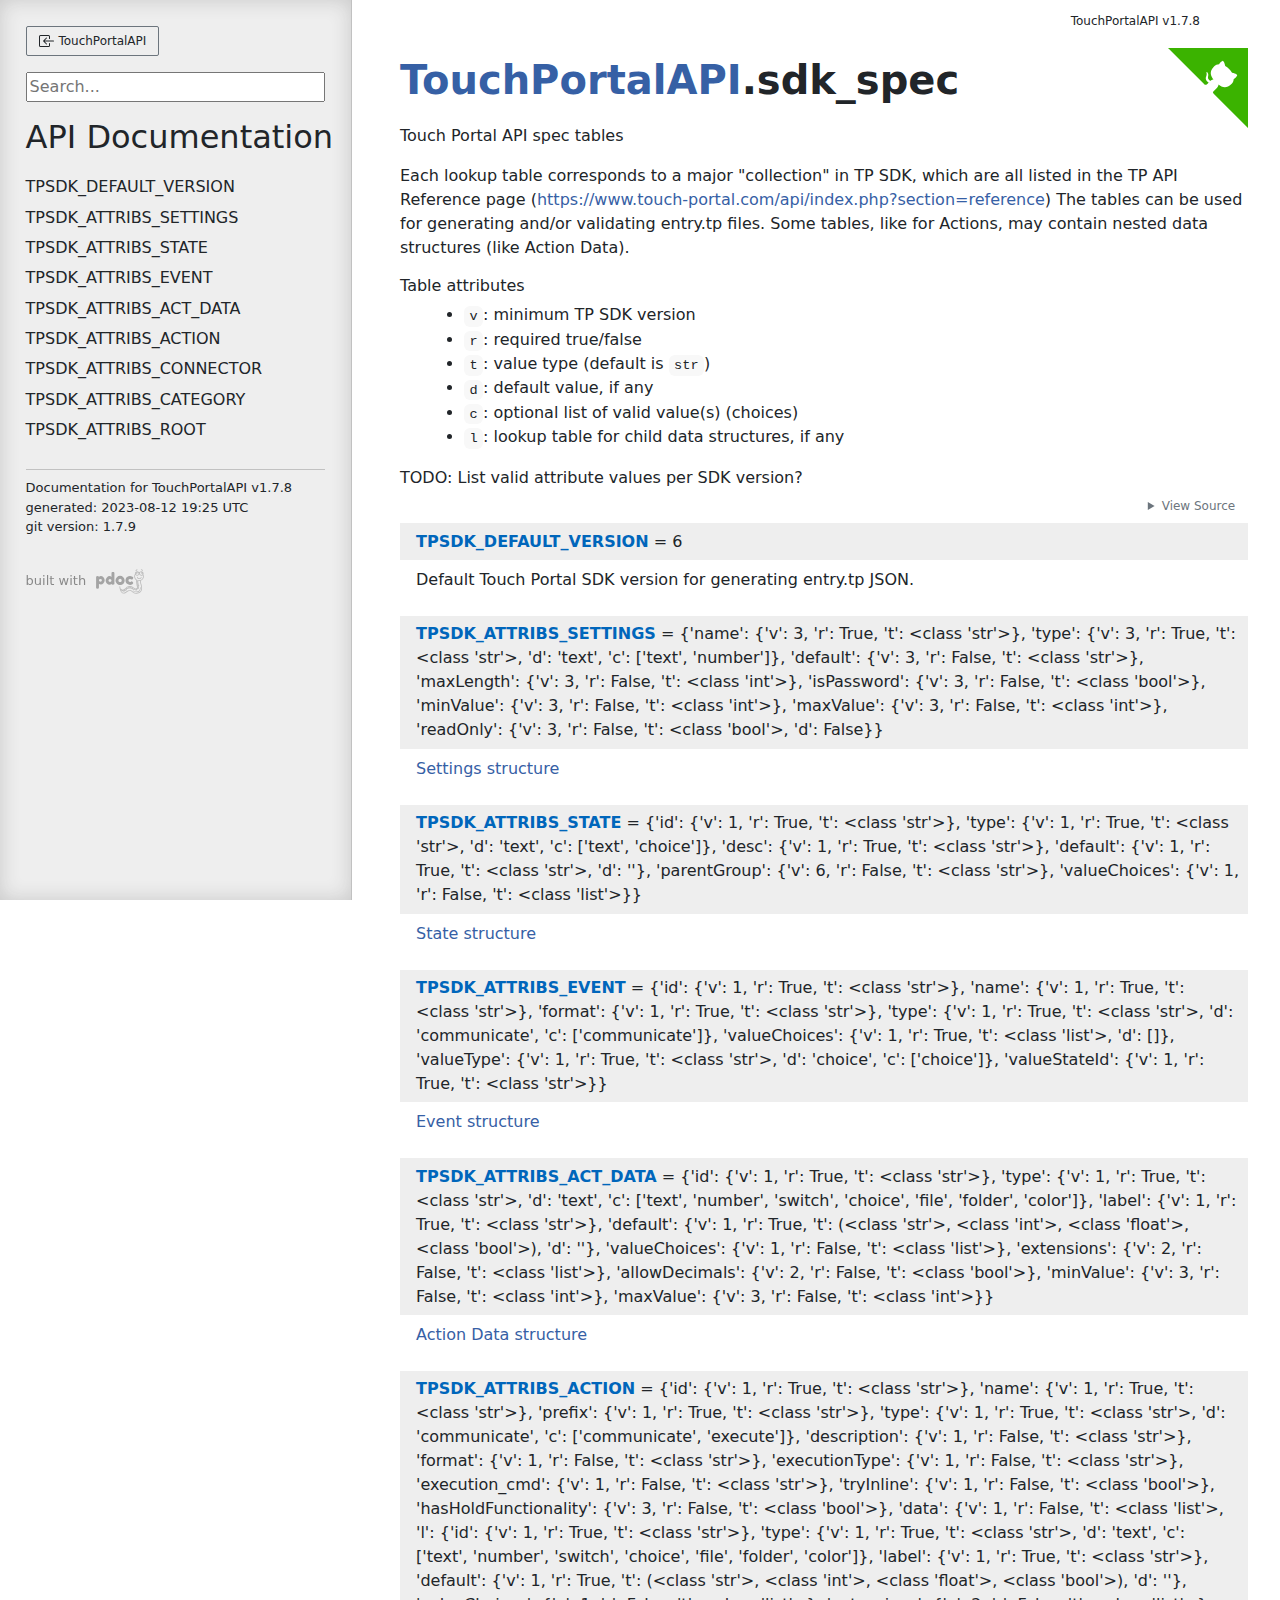
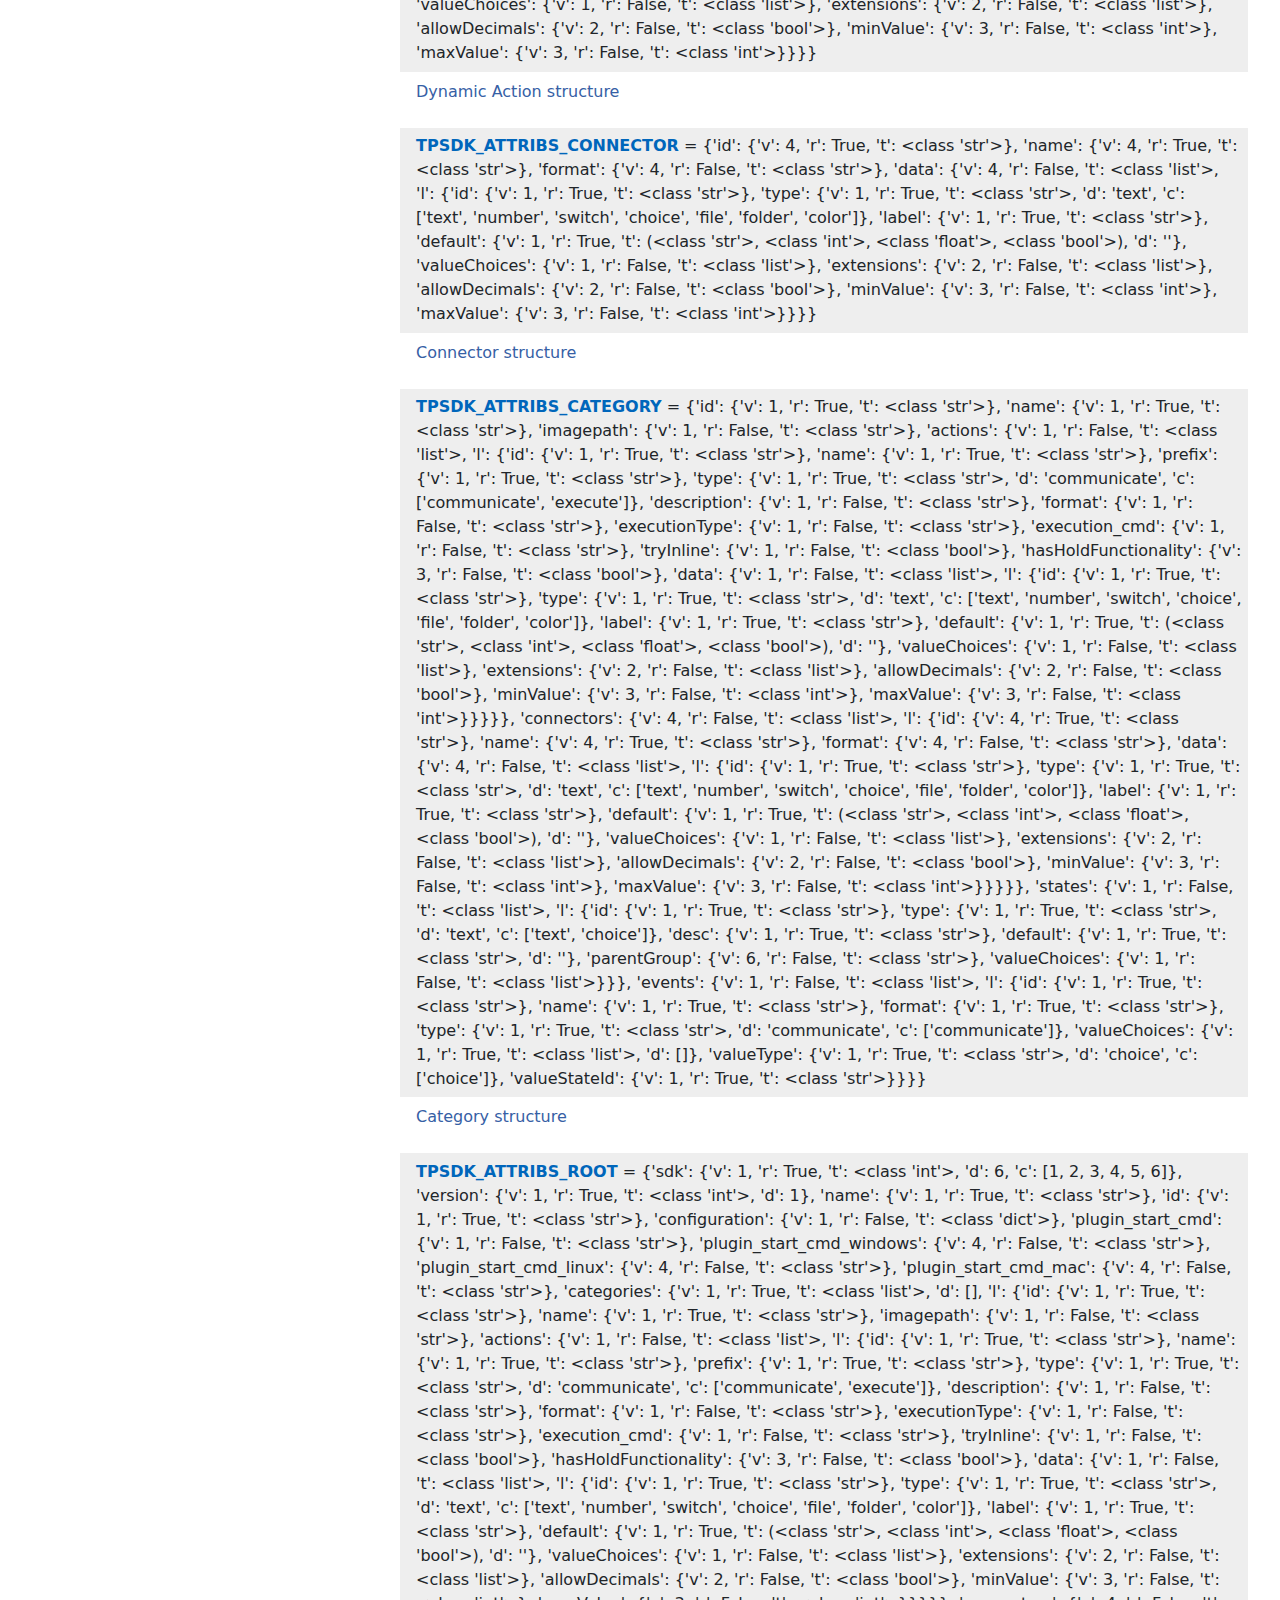
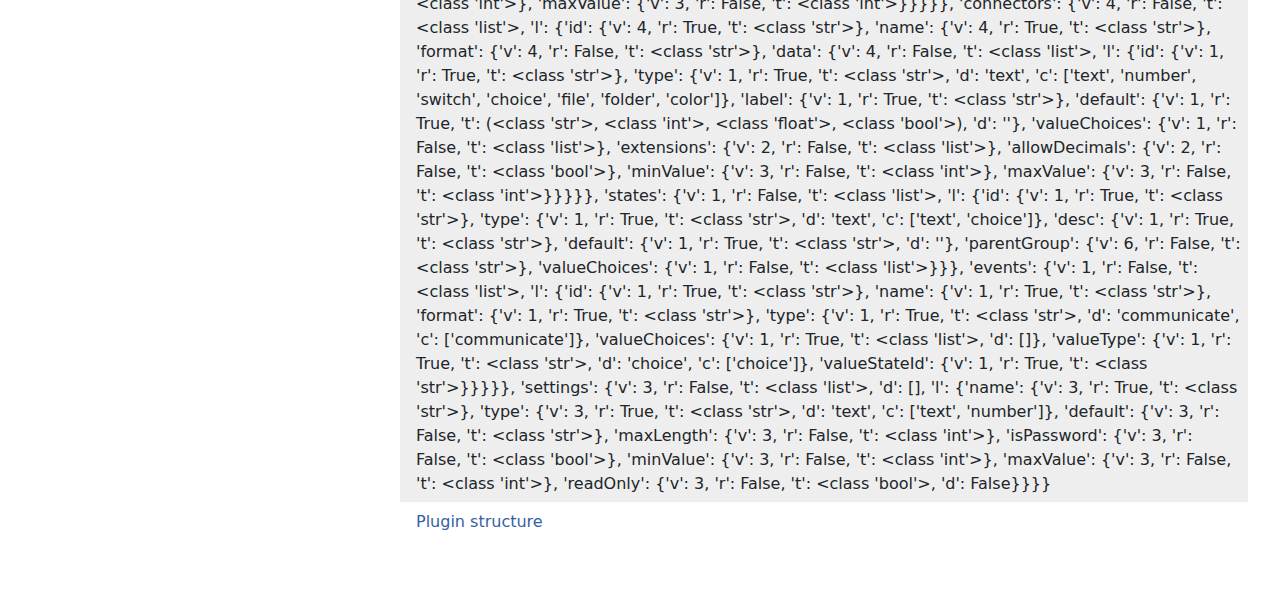
<file: docs/TouchPortalAPI/sdk_spec.html>
<!doctype html>
<html lang="en">
<head>
    <meta charset="utf-8">
    <meta name="viewport" content="width=device-width, initial-scale=1">
    <meta name="generator" content="pdoc 12.0.2"/>
    <title>TouchPortalAPI.sdk_spec API documentation</title>

    <style>/*! * Bootstrap Reboot v5.0.0 (https://getbootstrap.com/) * Copyright 2011-2021 The Bootstrap Authors * Copyright 2011-2021 Twitter, Inc. * Licensed under MIT (https://github.com/twbs/bootstrap/blob/main/LICENSE) * Forked from Normalize.css, licensed MIT (https://github.com/necolas/normalize.css/blob/master/LICENSE.md) */*,::after,::before{box-sizing:border-box}@media (prefers-reduced-motion:no-preference){:root{scroll-behavior:smooth}}body{margin:0;font-family:system-ui,-apple-system,"Segoe UI",Roboto,"Helvetica Neue",Arial,"Noto Sans","Liberation Sans",sans-serif,"Apple Color Emoji","Segoe UI Emoji","Segoe UI Symbol","Noto Color Emoji";font-size:1rem;font-weight:400;line-height:1.5;color:#212529;background-color:#fff;-webkit-text-size-adjust:100%;-webkit-tap-highlight-color:transparent}hr{margin:1rem 0;color:inherit;background-color:currentColor;border:0;opacity:.25}hr:not([size]){height:1px}h1,h2,h3,h4,h5,h6{margin-top:0;margin-bottom:.5rem;font-weight:500;line-height:1.2}h1{font-size:calc(1.375rem + 1.5vw)}@media (min-width:1200px){h1{font-size:2.5rem}}h2{font-size:calc(1.325rem + .9vw)}@media (min-width:1200px){h2{font-size:2rem}}h3{font-size:calc(1.3rem + .6vw)}@media (min-width:1200px){h3{font-size:1.75rem}}h4{font-size:calc(1.275rem + .3vw)}@media (min-width:1200px){h4{font-size:1.5rem}}h5{font-size:1.25rem}h6{font-size:1rem}p{margin-top:0;margin-bottom:1rem}abbr[data-bs-original-title],abbr[title]{-webkit-text-decoration:underline dotted;text-decoration:underline dotted;cursor:help;-webkit-text-decoration-skip-ink:none;text-decoration-skip-ink:none}address{margin-bottom:1rem;font-style:normal;line-height:inherit}ol,ul{padding-left:2rem}dl,ol,ul{margin-top:0;margin-bottom:1rem}ol ol,ol ul,ul ol,ul ul{margin-bottom:0}dt{font-weight:700}dd{margin-bottom:.5rem;margin-left:0}blockquote{margin:0 0 1rem}b,strong{font-weight:bolder}small{font-size:.875em}mark{padding:.2em;background-color:#fcf8e3}sub,sup{position:relative;font-size:.75em;line-height:0;vertical-align:baseline}sub{bottom:-.25em}sup{top:-.5em}a{color:#0d6efd;text-decoration:underline}a:hover{color:#0a58ca}a:not([href]):not([class]),a:not([href]):not([class]):hover{color:inherit;text-decoration:none}code,kbd,pre,samp{font-family:SFMono-Regular,Menlo,Monaco,Consolas,"Liberation Mono","Courier New",monospace;font-size:1em;direction:ltr;unicode-bidi:bidi-override}pre{display:block;margin-top:0;margin-bottom:1rem;overflow:auto;font-size:.875em}pre code{font-size:inherit;color:inherit;word-break:normal}code{font-size:.875em;color:#d63384;word-wrap:break-word}a>code{color:inherit}kbd{padding:.2rem .4rem;font-size:.875em;color:#fff;background-color:#212529;border-radius:.2rem}kbd kbd{padding:0;font-size:1em;font-weight:700}figure{margin:0 0 1rem}img,svg{vertical-align:middle}table{caption-side:bottom;border-collapse:collapse}caption{padding-top:.5rem;padding-bottom:.5rem;color:#6c757d;text-align:left}th{text-align:inherit;text-align:-webkit-match-parent}tbody,td,tfoot,th,thead,tr{border-color:inherit;border-style:solid;border-width:0}label{display:inline-block}button{border-radius:0}button:focus:not(:focus-visible){outline:0}button,input,optgroup,select,textarea{margin:0;font-family:inherit;font-size:inherit;line-height:inherit}button,select{text-transform:none}[role=button]{cursor:pointer}select{word-wrap:normal}select:disabled{opacity:1}[list]::-webkit-calendar-picker-indicator{display:none}[type=button],[type=reset],[type=submit],button{-webkit-appearance:button}[type=button]:not(:disabled),[type=reset]:not(:disabled),[type=submit]:not(:disabled),button:not(:disabled){cursor:pointer}::-moz-focus-inner{padding:0;border-style:none}textarea{resize:vertical}fieldset{min-width:0;padding:0;margin:0;border:0}legend{float:left;width:100%;padding:0;margin-bottom:.5rem;font-size:calc(1.275rem + .3vw);line-height:inherit}@media (min-width:1200px){legend{font-size:1.5rem}}legend+*{clear:left}::-webkit-datetime-edit-day-field,::-webkit-datetime-edit-fields-wrapper,::-webkit-datetime-edit-hour-field,::-webkit-datetime-edit-minute,::-webkit-datetime-edit-month-field,::-webkit-datetime-edit-text,::-webkit-datetime-edit-year-field{padding:0}::-webkit-inner-spin-button{height:auto}[type=search]{outline-offset:-2px;-webkit-appearance:textfield}::-webkit-search-decoration{-webkit-appearance:none}::-webkit-color-swatch-wrapper{padding:0}::file-selector-button{font:inherit}::-webkit-file-upload-button{font:inherit;-webkit-appearance:button}output{display:inline-block}iframe{border:0}summary{display:list-item;cursor:pointer}progress{vertical-align:baseline}[hidden]{display:none!important}</style>
    <style>/*! syntax-highlighting.css *//*! pygments syntax highlighting */pre{line-height:125%;}td.linenos pre{color:#000000; background-color:#f0f0f0; padding-left:5px; padding-right:5px;}span.linenos{color:#000000; background-color:#f0f0f0; padding-left:5px; padding-right:5px;}td.linenos pre.special{color:#000000; background-color:#ffffc0; padding-left:5px; padding-right:5px;}span.linenos.special{color:#000000; background-color:#ffffc0; padding-left:5px; padding-right:5px;}.pdoc .hll{background-color:#ffffcc}.pdoc{background:#f8f8f8;}.pdoc .c{color:#408080; font-style:italic}.pdoc .err{border:1px solid #FF0000}.pdoc .k{color:#008000; font-weight:bold}.pdoc .o{color:#666666}.pdoc .ch{color:#408080; font-style:italic}.pdoc .cm{color:#408080; font-style:italic}.pdoc .cp{color:#BC7A00}.pdoc .cpf{color:#408080; font-style:italic}.pdoc .c1{color:#408080; font-style:italic}.pdoc .cs{color:#408080; font-style:italic}.pdoc .gd{color:#A00000}.pdoc .ge{font-style:italic}.pdoc .gr{color:#FF0000}.pdoc .gh{color:#000080; font-weight:bold}.pdoc .gi{color:#00A000}.pdoc .go{color:#888888}.pdoc .gp{color:#000080; font-weight:bold}.pdoc .gs{font-weight:bold}.pdoc .gu{color:#800080; font-weight:bold}.pdoc .gt{color:#0044DD}.pdoc .kc{color:#008000; font-weight:bold}.pdoc .kd{color:#008000; font-weight:bold}.pdoc .kn{color:#008000; font-weight:bold}.pdoc .kp{color:#008000}.pdoc .kr{color:#008000; font-weight:bold}.pdoc .kt{color:#B00040}.pdoc .m{color:#666666}.pdoc .s{color:#BA2121}.pdoc .na{color:#7D9029}.pdoc .nb{color:#008000}.pdoc .nc{color:#0000FF; font-weight:bold}.pdoc .no{color:#880000}.pdoc .nd{color:#AA22FF}.pdoc .ni{color:#999999; font-weight:bold}.pdoc .ne{color:#D2413A; font-weight:bold}.pdoc .nf{color:#0000FF}.pdoc .nl{color:#A0A000}.pdoc .nn{color:#0000FF; font-weight:bold}.pdoc .nt{color:#008000; font-weight:bold}.pdoc .nv{color:#19177C}.pdoc .ow{color:#AA22FF; font-weight:bold}.pdoc .w{color:#bbbbbb}.pdoc .mb{color:#666666}.pdoc .mf{color:#666666}.pdoc .mh{color:#666666}.pdoc .mi{color:#666666}.pdoc .mo{color:#666666}.pdoc .sa{color:#BA2121}.pdoc .sb{color:#BA2121}.pdoc .sc{color:#BA2121}.pdoc .dl{color:#BA2121}.pdoc .sd{color:#BA2121; font-style:italic}.pdoc .s2{color:#BA2121}.pdoc .se{color:#BB6622; font-weight:bold}.pdoc .sh{color:#BA2121}.pdoc .si{color:#BB6688; font-weight:bold}.pdoc .sx{color:#008000}.pdoc .sr{color:#BB6688}.pdoc .s1{color:#BA2121}.pdoc .ss{color:#19177C}.pdoc .bp{color:#008000}.pdoc .fm{color:#0000FF}.pdoc .vc{color:#19177C}.pdoc .vg{color:#19177C}.pdoc .vi{color:#19177C}.pdoc .vm{color:#19177C}.pdoc .il{color:#666666}@media (prefers-color-scheme:dark){		.pdoc .hll{background-color:#49483e}	.pdoc{background:#272822; color:#f8f8f2}	.pdoc .c{color:#75715e}	.pdoc .err{color:#960050; background-color:#1e0010}	.pdoc .k{color:#66d9ef}	.pdoc .l{color:#ae81ff}	.pdoc .n{color:#f8f8f2}	.pdoc .o{color:#f92672}	.pdoc .p{color:#f8f8f2}	.pdoc .ch{color:#75715e}	.pdoc .cm{color:#75715e}	.pdoc .cp{color:#75715e}	.pdoc .cpf{color:#75715e}	.pdoc .c1{color:#75715e}	.pdoc .cs{color:#75715e}	.pdoc .gd{color:#f92672}	.pdoc .ge{font-style:italic}	.pdoc .gi{color:#a6e22e}	.pdoc .go{color:#66d9ef}	.pdoc .gp{color:#f92672; font-weight:bold}	.pdoc .gs{font-weight:bold}	.pdoc .gu{color:#75715e}	.pdoc .kc{color:#66d9ef}	.pdoc .kd{color:#66d9ef}	.pdoc .kn{color:#f92672}	.pdoc .kp{color:#66d9ef}	.pdoc .kr{color:#66d9ef}	.pdoc .kt{color:#66d9ef}	.pdoc .ld{color:#e6db74}	.pdoc .m{color:#ae81ff}	.pdoc .s{color:#e6db74}	.pdoc .na{color:#a6e22e}	.pdoc .nb{color:#f8f8f2}	.pdoc .nc{color:#a6e22e}	.pdoc .no{color:#66d9ef}	.pdoc .nd{color:#a6e22e}	.pdoc .ni{color:#f8f8f2}	.pdoc .ne{color:#a6e22e}	.pdoc .nf{color:#a6e22e}	.pdoc .nl{color:#f8f8f2}	.pdoc .nn{color:#f8f8f2}	.pdoc .nx{color:#a6e22e}	.pdoc .py{color:#f8f8f2}	.pdoc .nt{color:#f92672}	.pdoc .nv{color:#f8f8f2}	.pdoc .ow{color:#f92672}	.pdoc .w{color:#f8f8f2}	.pdoc .mb{color:#ae81ff}	.pdoc .mf{color:#ae81ff}	.pdoc .mh{color:#ae81ff}	.pdoc .mi{color:#ae81ff}	.pdoc .mo{color:#ae81ff}	.pdoc .sa{color:#e6db74}	.pdoc .sb{color:#e6db74}	.pdoc .sc{color:#e6db74}	.pdoc .dl{color:#e6db74}	.pdoc .sd{color:#e6db74}	.pdoc .s2{color:#e6db74}	.pdoc .se{color:#ae81ff}	.pdoc .sh{color:#e6db74}	.pdoc .si{color:#e6db74}	.pdoc .sx{color:#e6db74}	.pdoc .sr{color:#e6db74}	.pdoc .s1{color:#e6db74}	.pdoc .ss{color:#e6db74}	.pdoc .bp{color:#f8f8f2}	.pdoc .fm{color:#a6e22e}	.pdoc .vc{color:#f8f8f2}	.pdoc .vg{color:#f8f8f2}	.pdoc .vi{color:#f8f8f2}	.pdoc .vm{color:#f8f8f2}	.pdoc .il{color:#ae81ff}}</style>
    <style>/*! theme.css */:root{--pdoc-background:#fff;}.pdoc{--text:#212529;--muted:#6c757d;--link:#3660a5;--link-hover:#1659c5;--code:#f8f8f8;--active:#fff598;--accent:#eee;--accent2:#c1c1c1;--nav-hover:rgba(255, 255, 255, 0.5);--name:#0066BB;--def:#008800;--annotation:#007020;}</style>
    <style>@media (prefers-color-scheme:dark){:root{--pdoc-background:#212529;}.pdoc{--text:#f7f7f7;--muted:#9d9d9d;--link:#58a6ff;--link-hover:#3989ff;--code:#333;--active:#555;--accent:#343434;--accent2:#555;--nav-hover:rgba(0, 0, 0, 0.1);--name:#77C1FF;--def:#0cdd0c;--annotation:#00c037;}}</style>
    <style>/*! layout.css */html, body{width:100%;height:100%;}html, main{scroll-behavior:smooth;}body{background-color:var(--pdoc-background);}@media (max-width:769px){#navtoggle{cursor:pointer;position:absolute;width:50px;height:40px;top:1rem;right:1rem;border-color:var(--text);color:var(--text);display:flex;opacity:0.8;}#navtoggle:hover{opacity:1;}#togglestate + div{display:none;}#togglestate:checked + div{display:inherit;}main, header{padding:2rem 3vw;}header + main{margin-top:-3rem;}.git-button{display:none !important;}nav input[type="search"]{max-width:77%;}nav input[type="search"]:first-child{margin-top:-6px;}nav input[type="search"]:valid ~ *{display:none !important;}}@media (min-width:770px){:root{--sidebar-width:clamp(12.5rem, 28vw, 22rem);}nav{position:fixed;overflow:auto;height:100vh;width:var(--sidebar-width);}main, header{padding:3rem 2rem 3rem calc(var(--sidebar-width) + 3rem);width:calc(54rem + var(--sidebar-width));max-width:100%;}header + main{margin-top:-4rem;}#navtoggle{display:none;}}#togglestate{position:absolute;height:0;opacity:0;}nav.pdoc{--pad:clamp(0.5rem, 2vw, 1.75rem);--indent:1.5rem;background-color:var(--accent);border-right:1px solid var(--accent2);box-shadow:0 0 20px rgba(50, 50, 50, .2) inset;padding:0 0 0 var(--pad);overflow-wrap:anywhere;scrollbar-width:thin; scrollbar-color:var(--accent2) transparent }nav.pdoc::-webkit-scrollbar{width:.4rem; }nav.pdoc::-webkit-scrollbar-thumb{background-color:var(--accent2); }nav.pdoc > div{padding:var(--pad) 0;}nav.pdoc .module-list-button{display:inline-flex;align-items:center;color:var(--text);border-color:var(--muted);margin-bottom:1rem;}nav.pdoc .module-list-button:hover{border-color:var(--text);}nav.pdoc input[type=search]{display:block;outline-offset:0;width:calc(100% - var(--pad));}nav.pdoc .logo{max-width:calc(100% - var(--pad));max-height:35vh;display:block;margin:0 auto 1rem;transform:translate(calc(-.5 * var(--pad)), 0);}nav.pdoc ul{list-style:none;padding-left:0;}nav.pdoc > div > ul{margin-left:calc(0px - var(--pad));}nav.pdoc li a{padding:.2rem 0 .2rem calc(var(--pad) + var(--indent));}nav.pdoc > div > ul > li > a{padding-left:var(--pad);}nav.pdoc li{transition:all 100ms;}nav.pdoc li:hover{background-color:var(--nav-hover);}nav.pdoc a, nav.pdoc a:hover{color:var(--text);}nav.pdoc a{display:block;}nav.pdoc > h2:first-of-type{margin-top:1.5rem;}nav.pdoc .class:before{content:"class ";color:var(--muted);}nav.pdoc .function:after{content:"()";color:var(--muted);}nav.pdoc footer:before{content:"";display:block;width:calc(100% - var(--pad));border-top:solid var(--accent2) 1px;margin-top:1.5rem;padding-top:.5rem;}nav.pdoc footer{font-size:small;}</style>
    <style>.version_header{font-size:.75rem;float:right;margin-top:-3em;margin-right:4em;}nav.pdoc a.inline{display:inline-block;}.module-list-button:not([href$='.html']){display:none !important;}@media (min-width:770px){main, header{width:auto !important;}}@media (max-width:769px){#navtoggle{top:.5rem !important;right:3rem !important;}nav.pdoc input[type=search]{width:calc(100% - 70px - 3rem);}.version_header{float:left;margin-top:-2em;}}</style>
    <style>/*! content.css */.pdoc{color:var(--text);box-sizing:border-box;line-height:1.5;background:none;}.pdoc .pdoc-button{display:inline-block;border:solid black 1px;border-radius:2px;font-size:.75rem;padding:calc(0.5em - 1px) 1em;transition:100ms all;}.pdoc .pdoc-alert{padding:1rem 1rem 1rem calc(1.5rem + 24px);border:1px solid transparent;border-radius:.25rem;background-repeat:no-repeat;background-position:1rem center;margin-bottom:1rem;}.pdoc .pdoc-alert > *:last-child{margin-bottom:0;}.pdoc .pdoc-alert-note {color:#084298;background-color:#cfe2ff;border-color:#b6d4fe;background-image:url("data:image/svg+xml,%3Csvg%20xmlns%3D%22http%3A//www.w3.org/2000/svg%22%20width%3D%2224%22%20height%3D%2224%22%20fill%3D%22%23084298%22%20viewBox%3D%220%200%2016%2016%22%3E%3Cpath%20d%3D%22M8%2016A8%208%200%201%200%208%200a8%208%200%200%200%200%2016zm.93-9.412-1%204.705c-.07.34.029.533.304.533.194%200%20.487-.07.686-.246l-.088.416c-.287.346-.92.598-1.465.598-.703%200-1.002-.422-.808-1.319l.738-3.468c.064-.293.006-.399-.287-.47l-.451-.081.082-.381%202.29-.287zM8%205.5a1%201%200%201%201%200-2%201%201%200%200%201%200%202z%22/%3E%3C/svg%3E");}.pdoc .pdoc-alert-warning{color:#664d03;background-color:#fff3cd;border-color:#ffecb5;background-image:url("data:image/svg+xml,%3Csvg%20xmlns%3D%22http%3A//www.w3.org/2000/svg%22%20width%3D%2224%22%20height%3D%2224%22%20fill%3D%22%23664d03%22%20viewBox%3D%220%200%2016%2016%22%3E%3Cpath%20d%3D%22M8.982%201.566a1.13%201.13%200%200%200-1.96%200L.165%2013.233c-.457.778.091%201.767.98%201.767h13.713c.889%200%201.438-.99.98-1.767L8.982%201.566zM8%205c.535%200%20.954.462.9.995l-.35%203.507a.552.552%200%200%201-1.1%200L7.1%205.995A.905.905%200%200%201%208%205zm.002%206a1%201%200%201%201%200%202%201%201%200%200%201%200-2z%22/%3E%3C/svg%3E");}.pdoc .pdoc-alert-danger{color:#842029;background-color:#f8d7da;border-color:#f5c2c7;background-image:url("data:image/svg+xml,%3Csvg%20xmlns%3D%22http%3A//www.w3.org/2000/svg%22%20width%3D%2224%22%20height%3D%2224%22%20fill%3D%22%23842029%22%20viewBox%3D%220%200%2016%2016%22%3E%3Cpath%20d%3D%22M5.52.359A.5.5%200%200%201%206%200h4a.5.5%200%200%201%20.474.658L8.694%206H12.5a.5.5%200%200%201%20.395.807l-7%209a.5.5%200%200%201-.873-.454L6.823%209.5H3.5a.5.5%200%200%201-.48-.641l2.5-8.5z%22/%3E%3C/svg%3E");}.pdoc .visually-hidden{position:absolute !important;width:1px !important;height:1px !important;padding:0 !important;margin:-1px !important;overflow:hidden !important;clip:rect(0, 0, 0, 0) !important;white-space:nowrap !important;border:0 !important;}.pdoc h1, .pdoc h2, .pdoc h3{font-weight:300;margin:.3em 0;padding:.2em 0;}.pdoc > section:not(.module-info) h1{font-size:1.5rem;font-weight:500;}.pdoc > section:not(.module-info) h2{font-size:1.4rem;font-weight:500;}.pdoc > section:not(.module-info) h3{font-size:1.3rem;font-weight:500;}.pdoc > section:not(.module-info) h4{font-size:1.2rem;}.pdoc > section:not(.module-info) h5{font-size:1.1rem;}.pdoc a{text-decoration:none;color:var(--link);}.pdoc a:hover{color:var(--link-hover);}.pdoc blockquote{margin-left:2rem;}.pdoc pre{border-top:1px solid var(--accent2);border-bottom:1px solid var(--accent2);margin-top:0;margin-bottom:1em;padding:.5rem 0 .5rem .5rem;overflow-x:auto;background-color:var(--code);}.pdoc code{color:var(--text);padding:.2em .4em;margin:0;font-size:85%;background-color:var(--code);border-radius:6px;}.pdoc a > code{color:inherit;}.pdoc pre > code{display:inline-block;font-size:inherit;background:none;border:none;padding:0;}.pdoc > section:not(.module-info){margin-bottom:1.5rem;}.pdoc .modulename{margin-top:0;font-weight:bold;}.pdoc .modulename a{color:var(--link);transition:100ms all;}.pdoc .git-button{float:right;border:solid var(--link) 1px;}.pdoc .git-button:hover{background-color:var(--link);color:var(--pdoc-background);}.view-source-toggle-state,.view-source-toggle-state ~ .pdoc-code{display:none;}.view-source-toggle-state:checked ~ .pdoc-code{display:block;}.view-source-button{display:inline-block;float:right;font-size:.75rem;line-height:1.5rem;color:var(--muted);padding:0 .4rem 0 1.3rem;cursor:pointer;text-indent:-2px;}.view-source-button > span{visibility:hidden;}.module-info .view-source-button{float:none;display:flex;justify-content:flex-end;margin:-1.2rem .4rem -.2rem 0;}.view-source-button::before{position:absolute;content:"View Source";display:list-item;list-style-type:disclosure-closed;}.view-source-toggle-state:checked ~ .attr .view-source-button::before,.view-source-toggle-state:checked ~ .view-source-button::before{list-style-type:disclosure-open;}.pdoc .docstring{margin-bottom:1.5rem;}.pdoc section:not(.module-info) .docstring{margin-left:clamp(0rem, 5vw - 2rem, 1rem);}.pdoc .docstring .pdoc-code{margin-left:1em;margin-right:1em;}.pdoc h1:target,.pdoc h2:target,.pdoc h3:target,.pdoc h4:target,.pdoc h5:target,.pdoc h6:target,.pdoc .pdoc-code > pre > span:target{background-color:var(--active);box-shadow:-1rem 0 0 0 var(--active);}.pdoc .pdoc-code > pre > span:target{display:block;}.pdoc div:target > .attr,.pdoc section:target > .attr,.pdoc dd:target > a{background-color:var(--active);}.pdoc *{scroll-margin:2rem;}.pdoc .pdoc-code .linenos{user-select:none;}.pdoc .attr:hover{filter:contrast(0.95);}.pdoc section, .pdoc .classattr{position:relative;}.pdoc .headerlink{--width:clamp(1rem, 3vw, 2rem);position:absolute;top:0;left:calc(0rem - var(--width));transition:all 100ms ease-in-out;opacity:0;}.pdoc .headerlink::before{content:"#";display:block;text-align:center;width:var(--width);height:2.3rem;line-height:2.3rem;font-size:1.5rem;}.pdoc .attr:hover ~ .headerlink,.pdoc *:target > .headerlink,.pdoc .headerlink:hover{opacity:1;}.pdoc .attr{display:block;margin:.5rem 0 .5rem;padding:.4rem .4rem .4rem 1rem;background-color:var(--accent);overflow-x:auto;}.pdoc .classattr{margin-left:2rem;}.pdoc .name{color:var(--name);font-weight:bold;}.pdoc .def{color:var(--def);font-weight:bold;}.pdoc .signature{background-color:transparent;}.pdoc .param, .pdoc .return-annotation{white-space:pre;}.pdoc .signature.multiline .param{display:block;}.pdoc .signature.condensed .param{display:inline-block;}.pdoc .annotation{color:var(--annotation);}.pdoc .inherited{margin-left:2rem;}.pdoc .inherited dt{font-weight:700;}.pdoc .inherited dt, .pdoc .inherited dd{display:inline;margin-left:0;margin-bottom:.5rem;}.pdoc .inherited dd:not(:last-child):after{content:", ";}.pdoc .inherited .class:before{content:"class ";}.pdoc .inherited .function a:after{content:"()";}.pdoc .search-result .docstring{overflow:auto;max-height:25vh;}.pdoc .search-result.focused > .attr{background-color:var(--active);}.pdoc .attribution{margin-top:2rem;display:block;opacity:0.5;transition:all 200ms;filter:grayscale(100%);}.pdoc .attribution:hover{opacity:1;filter:grayscale(0%);}.pdoc .attribution img{margin-left:5px;height:35px;vertical-align:middle;width:70px;transition:all 200ms;}.pdoc table{display:block;width:max-content;max-width:100%;overflow:auto;margin-bottom:1rem;}.pdoc table th{font-weight:600;}.pdoc table th, .pdoc table td{padding:6px 13px;border:1px solid var(--accent2);}</style>
    <style>.pdoc .attribution{font-size:small;}.pdoc .attribution img{height:25px; width:auto;}</style>
    <style>/*! custom.css */</style></head>
<body>
    <nav class="pdoc">
        <label id="navtoggle" for="togglestate" class="pdoc-button"><svg xmlns='http://www.w3.org/2000/svg' viewBox='0 0 30 30'><path stroke-linecap='round' stroke="currentColor" stroke-miterlimit='10' stroke-width='2' d='M4 7h22M4 15h22M4 23h22'/></svg></label>
        <input id="togglestate" type="checkbox" aria-hidden="true" tabindex="-1">
        <div>            <a class="pdoc-button module-list-button" href="../TouchPortalAPI.html">
<svg xmlns="http://www.w3.org/2000/svg" width="16" height="16" fill="currentColor" class="bi bi-box-arrow-in-left" viewBox="0 0 16 16">
  <path fill-rule="evenodd" d="M10 3.5a.5.5 0 0 0-.5-.5h-8a.5.5 0 0 0-.5.5v9a.5.5 0 0 0 .5.5h8a.5.5 0 0 0 .5-.5v-2a.5.5 0 0 1 1 0v2A1.5 1.5 0 0 1 9.5 14h-8A1.5 1.5 0 0 1 0 12.5v-9A1.5 1.5 0 0 1 1.5 2h8A1.5 1.5 0 0 1 11 3.5v2a.5.5 0 0 1-1 0v-2z"/>
  <path fill-rule="evenodd" d="M4.146 8.354a.5.5 0 0 1 0-.708l3-3a.5.5 0 1 1 .708.708L5.707 7.5H14.5a.5.5 0 0 1 0 1H5.707l2.147 2.146a.5.5 0 0 1-.708.708l-3-3z"/>
</svg>                &nbsp;TouchPortalAPI</a>


            <input type="search" placeholder="Search..." role="searchbox" aria-label="search"
                   pattern=".+" required>



        <h2>API Documentation</h2>
            <ul class="memberlist">
            <li>
                    <a class="variable" href="#TPSDK_DEFAULT_VERSION">TPSDK_DEFAULT_VERSION</a>
            </li>
            <li>
                    <a class="variable" href="#TPSDK_ATTRIBS_SETTINGS">TPSDK_ATTRIBS_SETTINGS</a>
            </li>
            <li>
                    <a class="variable" href="#TPSDK_ATTRIBS_STATE">TPSDK_ATTRIBS_STATE</a>
            </li>
            <li>
                    <a class="variable" href="#TPSDK_ATTRIBS_EVENT">TPSDK_ATTRIBS_EVENT</a>
            </li>
            <li>
                    <a class="variable" href="#TPSDK_ATTRIBS_ACT_DATA">TPSDK_ATTRIBS_ACT_DATA</a>
            </li>
            <li>
                    <a class="variable" href="#TPSDK_ATTRIBS_ACTION">TPSDK_ATTRIBS_ACTION</a>
            </li>
            <li>
                    <a class="variable" href="#TPSDK_ATTRIBS_CONNECTOR">TPSDK_ATTRIBS_CONNECTOR</a>
            </li>
            <li>
                    <a class="variable" href="#TPSDK_ATTRIBS_CATEGORY">TPSDK_ATTRIBS_CATEGORY</a>
            </li>
            <li>
                    <a class="variable" href="#TPSDK_ATTRIBS_ROOT">TPSDK_ATTRIBS_ROOT</a>
            </li>
    </ul>


    <footer>Documentation for TouchPortalAPI v1.7.8<br/>generated: 2023-08-12 19:25 UTC<br/>git version: <a href='https://github.com/KillerBOSS2019/TouchPortal-API/commit/1.7.9' class='inline' target='_blank'>1.7.9</a><br/></footer>

        <a class="attribution" title="pdoc: Python API documentation generator" href="https://pdoc.dev" target="_blank">
            built with <span class="visually-hidden">pdoc</span><img
                alt="pdoc logo"
                src="data:image/svg+xml,%3Csvg%20xmlns%3D%22http%3A//www.w3.org/2000/svg%22%20role%3D%22img%22%20aria-label%3D%22pdoc%20logo%22%20width%3D%22300%22%20height%3D%22150%22%20viewBox%3D%22-1%200%2060%2030%22%3E%3Ctitle%3Epdoc%3C/title%3E%3Cpath%20d%3D%22M29.621%2021.293c-.011-.273-.214-.475-.511-.481a.5.5%200%200%200-.489.503l-.044%201.393c-.097.551-.695%201.215-1.566%201.704-.577.428-1.306.486-2.193.182-1.426-.617-2.467-1.654-3.304-2.487l-.173-.172a3.43%203.43%200%200%200-.365-.306.49.49%200%200%200-.286-.196c-1.718-1.06-4.931-1.47-7.353.191l-.219.15c-1.707%201.187-3.413%202.131-4.328%201.03-.02-.027-.49-.685-.141-1.763.233-.721.546-2.408.772-4.076.042-.09.067-.187.046-.288.166-1.347.277-2.625.241-3.351%201.378-1.008%202.271-2.586%202.271-4.362%200-.976-.272-1.935-.788-2.774-.057-.094-.122-.18-.184-.268.033-.167.052-.339.052-.516%200-1.477-1.202-2.679-2.679-2.679-.791%200-1.496.352-1.987.9a6.3%206.3%200%200%200-1.001.029c-.492-.564-1.207-.929-2.012-.929-1.477%200-2.679%201.202-2.679%202.679A2.65%202.65%200%200%200%20.97%206.554c-.383.747-.595%201.572-.595%202.41%200%202.311%201.507%204.29%203.635%205.107-.037.699-.147%202.27-.423%203.294l-.137.461c-.622%202.042-2.515%208.257%201.727%2010.643%201.614.908%203.06%201.248%204.317%201.248%202.665%200%204.492-1.524%205.322-2.401%201.476-1.559%202.886-1.854%206.491.82%201.877%201.393%203.514%201.753%204.861%201.068%202.223-1.713%202.811-3.867%203.399-6.374.077-.846.056-1.469.054-1.537zm-4.835%204.313c-.054.305-.156.586-.242.629-.034-.007-.131-.022-.307-.157-.145-.111-.314-.478-.456-.908.221.121.432.25.675.355.115.039.219.051.33.081zm-2.251-1.238c-.05.33-.158.648-.252.694-.022.001-.125-.018-.307-.157-.217-.166-.488-.906-.639-1.573.358.344.754.693%201.198%201.036zm-3.887-2.337c-.006-.116-.018-.231-.041-.342.635.145%201.189.368%201.599.625.097.231.166.481.174.642-.03.049-.055.101-.067.158-.046.013-.128.026-.298.004-.278-.037-.901-.57-1.367-1.087zm-1.127-.497c.116.306.176.625.12.71-.019.014-.117.045-.345.016-.206-.027-.604-.332-.986-.695.41-.051.816-.056%201.211-.031zm-4.535%201.535c.209.22.379.47.358.598-.006.041-.088.138-.351.234-.144.055-.539-.063-.979-.259a11.66%2011.66%200%200%200%20.972-.573zm.983-.664c.359-.237.738-.418%201.126-.554.25.237.479.548.457.694-.006.042-.087.138-.351.235-.174.064-.694-.105-1.232-.375zm-3.381%201.794c-.022.145-.061.29-.149.401-.133.166-.358.248-.69.251h-.002c-.133%200-.306-.26-.45-.621.417.091.854.07%201.291-.031zm-2.066-8.077a4.78%204.78%200%200%201-.775-.584c.172-.115.505-.254.88-.378l-.105.962zm-.331%202.302a10.32%2010.32%200%200%201-.828-.502c.202-.143.576-.328.984-.49l-.156.992zm-.45%202.157l-.701-.403c.214-.115.536-.249.891-.376a11.57%2011.57%200%200%201-.19.779zm-.181%201.716c.064.398.194.702.298.893-.194-.051-.435-.162-.736-.398.061-.119.224-.3.438-.495zM8.87%204.141c0%20.152-.123.276-.276.276s-.275-.124-.275-.276.123-.276.276-.276.275.124.275.276zm-.735-.389a1.15%201.15%200%200%200-.314.783%201.16%201.16%200%200%200%201.162%201.162c.457%200%20.842-.27%201.032-.653.026.117.042.238.042.362a1.68%201.68%200%200%201-1.679%201.679%201.68%201.68%200%200%201-1.679-1.679c0-.843.626-1.535%201.436-1.654zM5.059%205.406A1.68%201.68%200%200%201%203.38%207.085a1.68%201.68%200%200%201-1.679-1.679c0-.037.009-.072.011-.109.21.3.541.508.935.508a1.16%201.16%200%200%200%201.162-1.162%201.14%201.14%200%200%200-.474-.912c.015%200%20.03-.005.045-.005.926.001%201.679.754%201.679%201.68zM3.198%204.141c0%20.152-.123.276-.276.276s-.275-.124-.275-.276.123-.276.276-.276.275.124.275.276zM1.375%208.964c0-.52.103-1.035.288-1.52.466.394%201.06.64%201.717.64%201.144%200%202.116-.725%202.499-1.738.383%201.012%201.355%201.738%202.499%201.738.867%200%201.631-.421%202.121-1.062.307.605.478%201.267.478%201.942%200%202.486-2.153%204.51-4.801%204.51s-4.801-2.023-4.801-4.51zm24.342%2019.349c-.985.498-2.267.168-3.813-.979-3.073-2.281-5.453-3.199-7.813-.705-1.315%201.391-4.163%203.365-8.423.97-3.174-1.786-2.239-6.266-1.261-9.479l.146-.492c.276-1.02.395-2.457.444-3.268a6.11%206.11%200%200%200%201.18.115%206.01%206.01%200%200%200%202.536-.562l-.006.175c-.802.215-1.848.612-2.021%201.25-.079.295.021.601.274.837.219.203.415.364.598.501-.667.304-1.243.698-1.311%201.179-.02.144-.022.507.393.787.213.144.395.26.564.365-1.285.521-1.361.96-1.381%201.126-.018.142-.011.496.427.746l.854.489c-.473.389-.971.914-.999%201.429-.018.278.095.532.316.713.675.556%201.231.721%201.653.721.059%200%20.104-.014.158-.02.207.707.641%201.64%201.513%201.64h.013c.8-.008%201.236-.345%201.462-.626.173-.216.268-.457.325-.692.424.195.93.374%201.372.374.151%200%20.294-.021.423-.068.732-.27.944-.704.993-1.021.009-.061.003-.119.002-.179.266.086.538.147.789.147.15%200%20.294-.021.423-.069.542-.2.797-.489.914-.754.237.147.478.258.704.288.106.014.205.021.296.021.356%200%20.595-.101.767-.229.438.435%201.094.992%201.656%201.067.106.014.205.021.296.021a1.56%201.56%200%200%200%20.323-.035c.17.575.453%201.289.866%201.605.358.273.665.362.914.362a.99.99%200%200%200%20.421-.093%201.03%201.03%200%200%200%20.245-.164c.168.428.39.846.68%201.068.358.273.665.362.913.362a.99.99%200%200%200%20.421-.093c.317-.148.512-.448.639-.762.251.157.495.257.726.257.127%200%20.25-.024.37-.071.427-.17.706-.617.841-1.314.022-.015.047-.022.068-.038.067-.051.133-.104.196-.159-.443%201.486-1.107%202.761-2.086%203.257zM8.66%209.925a.5.5%200%201%200-1%200c0%20.653-.818%201.205-1.787%201.205s-1.787-.552-1.787-1.205a.5.5%200%201%200-1%200c0%201.216%201.25%202.205%202.787%202.205s2.787-.989%202.787-2.205zm4.4%2015.965l-.208.097c-2.661%201.258-4.708%201.436-6.086.527-1.542-1.017-1.88-3.19-1.844-4.198a.4.4%200%200%200-.385-.414c-.242-.029-.406.164-.414.385-.046%201.249.367%203.686%202.202%204.896.708.467%201.547.7%202.51.7%201.248%200%202.706-.392%204.362-1.174l.185-.086a.4.4%200%200%200%20.205-.527c-.089-.204-.326-.291-.527-.206zM9.547%202.292c.093.077.205.114.317.114a.5.5%200%200%200%20.318-.886L8.817.397a.5.5%200%200%200-.703.068.5.5%200%200%200%20.069.703l1.364%201.124zm-7.661-.065c.086%200%20.173-.022.253-.068l1.523-.893a.5.5%200%200%200-.506-.863l-1.523.892a.5.5%200%200%200-.179.685c.094.158.261.247.432.247z%22%20transform%3D%22matrix%28-1%200%200%201%2058%200%29%22%20fill%3D%22%233bb300%22/%3E%3Cpath%20d%3D%22M.3%2021.86V10.18q0-.46.02-.68.04-.22.18-.5.28-.54%201.34-.54%201.06%200%201.42.28.38.26.44.78.76-1.04%202.38-1.04%201.64%200%203.1%201.54%201.46%201.54%201.46%203.58%200%202.04-1.46%203.58-1.44%201.54-3.08%201.54-1.64%200-2.38-.92v4.04q0%20.46-.04.68-.02.22-.18.5-.14.3-.5.42-.36.12-.98.12-.62%200-1-.12-.36-.12-.52-.4-.14-.28-.18-.5-.02-.22-.02-.68zm3.96-9.42q-.46.54-.46%201.18%200%20.64.46%201.18.48.52%201.2.52.74%200%201.24-.52.52-.52.52-1.18%200-.66-.48-1.18-.48-.54-1.26-.54-.76%200-1.22.54zm14.741-8.36q.16-.3.54-.42.38-.12%201-.12.64%200%201.02.12.38.12.52.42.16.3.18.54.04.22.04.68v11.94q0%20.46-.04.7-.02.22-.18.5-.3.54-1.7.54-1.38%200-1.54-.98-.84.96-2.34.96-1.8%200-3.28-1.56-1.48-1.58-1.48-3.66%200-2.1%201.48-3.68%201.5-1.58%203.28-1.58%201.48%200%202.3%201v-4.2q0-.46.02-.68.04-.24.18-.52zm-3.24%2010.86q.52.54%201.26.54.74%200%201.22-.54.5-.54.5-1.18%200-.66-.48-1.22-.46-.56-1.26-.56-.8%200-1.28.56-.48.54-.48%201.2%200%20.66.52%201.2zm7.833-1.2q0-2.4%201.68-3.96%201.68-1.56%203.84-1.56%202.16%200%203.82%201.56%201.66%201.54%201.66%203.94%200%201.66-.86%202.96-.86%201.28-2.1%201.9-1.22.6-2.54.6-1.32%200-2.56-.64-1.24-.66-2.1-1.92-.84-1.28-.84-2.88zm4.18%201.44q.64.48%201.3.48.66%200%201.32-.5.66-.5.66-1.48%200-.98-.62-1.46-.62-.48-1.34-.48-.72%200-1.34.5-.62.5-.62%201.48%200%20.96.64%201.46zm11.412-1.44q0%20.84.56%201.32.56.46%201.18.46.64%200%201.18-.36.56-.38.9-.38.6%200%201.46%201.06.46.58.46%201.04%200%20.76-1.1%201.42-1.14.8-2.8.8-1.86%200-3.58-1.34-.82-.64-1.34-1.7-.52-1.08-.52-2.36%200-1.3.52-2.34.52-1.06%201.34-1.7%201.66-1.32%203.54-1.32.76%200%201.48.22.72.2%201.06.4l.32.2q.36.24.56.38.52.4.52.92%200%20.5-.42%201.14-.72%201.1-1.38%201.1-.38%200-1.08-.44-.36-.34-1.04-.34-.66%200-1.24.48-.58.48-.58%201.34z%22%20fill%3D%22green%22/%3E%3C/svg%3E"/>
        </a>
</div>
    </nav>
    <main class="pdoc">
            <section class="module-info">
        <div class="version_header">TouchPortalAPI v1.7.8</div>
<a href="https://github.com/KillerBOSS2019/TouchPortal-API/blob/main/TouchPortalAPI/sdk_spec.py" target="_blank" class="github-corner" title="View the latest source on GitHub" aria-label="View source on GitHub">
    <svg width="80" height="80" viewBox="0 0 250 250" style="fill:#3bb300; color:#fff; position: absolute; top: 0; border: 0; right: 0;" aria-hidden="true" class="corner-svg">
        <path d="M0,0 L115,115 L130,115 L142,142 L250,250 L250,0 Z"></path>
        <path d="M128.3,109.0 C113.8,99.7 119.0,89.6 119.0,89.6 C122.0,82.7 120.5,78.6 120.5,78.6 C119.2,72.0 123.4,76.3 123.4,76.3 C127.3,80.9 125.5,87.3 125.5,87.3 C122.9,97.6 130.6,101.9 134.4,103.2"
              fill="currentColor" style="transform-origin: 130px 106px;" class="octo-arm"></path>
        <path d="M115.0,115.0 C114.9,115.1 118.7,116.5 119.8,115.4 L133.7,101.6 C136.9,99.2 139.9,98.4 142.2,98.6 C133.8,88.0 127.5,74.4 143.8,58.0 C148.5,53.4 154.0,51.2 159.7,51.0 C160.3,49.4 163.2,43.6 171.4,40.1 C171.4,40.1 176.1,42.5 178.8,56.2 C183.1,58.6 187.2,61.8 190.9,65.4 C194.5,69.0 197.7,73.2 200.1,77.6 C213.8,80.2 216.3,84.9 216.3,84.9 C212.7,93.1 206.9,96.0 205.4,96.6 C205.1,102.4 203.0,107.8 198.3,112.5 C181.9,128.9 168.3,122.5 157.7,114.1 C157.9,116.9 156.7,120.9 152.7,124.9 L141.0,136.5 C139.8,137.7 141.6,141.9 141.8,141.8 Z"
              fill="currentColor" class="octo-body"></path>
    </svg>
</a>
<style>
    .corner-svg {
        width: 80px;
        height: 80px;
    }
    .github-corner:hover .octo-arm { animation: octocat-wave 560ms ease-in-out }
    @keyframes octocat-wave {
        0%, 100% { transform: rotate(0) }
        20%, 60% { transform: rotate(-25deg) }
        40%, 80% { transform: rotate(10deg) }
    }
    @media (max-width: 769px) {
        .corner-svg {
            width: 50px;
            height: 50px;
        }
    }
</style>                    <h1 class="modulename">
<a href="./../TouchPortalAPI.html">TouchPortalAPI</a><wbr>.sdk_spec    </h1>

                        <div class="docstring"><p>Touch Portal API spec tables</p>

<p>Each lookup table corresponds to a major "collection" in TP SDK,
which are all listed in the TP API Reference page (<a href="https://www.touch-portal.com/api/index.php?section=reference">https://www.touch-portal.com/api/index.php?section=reference</a>)
The tables can be used for generating and/or validating entry.tp files.
Some tables, like for Actions, may contain nested data structures (like Action Data).</p>

<h6 id="table-attributes">Table attributes</h6>

<blockquote>
  <ul>
  <li><code>v</code>: minimum TP SDK version</li>
  <li><code>r</code>: required true/false</li>
  <li><code>t</code>: value type (default is <code>str</code>)</li>
  <li><code>d</code>: default value, if any</li>
  <li><code>c</code>: optional list of valid value(s) (choices)</li>
  <li><code>l</code>: lookup table for child data structures, if any</li>
  </ul>
</blockquote>

<p>TODO: List valid attribute values per SDK version?</p>
</div>

                        <input id="sdk_spec-view-source" class="view-source-toggle-state" type="checkbox" aria-hidden="true" tabindex="-1">

                        <label class="view-source-button" for="sdk_spec-view-source"><span>View Source</span></label>

                        <div class="pdoc-code codehilite"><pre><span></span><span id="L-1"><a href="#L-1"><span class="linenos">  1</span></a><span class="sd">&quot;&quot;&quot;</span>
</span><span id="L-2"><a href="#L-2"><span class="linenos">  2</span></a><span class="sd">Touch Portal API spec tables</span>
</span><span id="L-3"><a href="#L-3"><span class="linenos">  3</span></a>
</span><span id="L-4"><a href="#L-4"><span class="linenos">  4</span></a><span class="sd">Each lookup table corresponds to a major &quot;collection&quot; in TP SDK,</span>
</span><span id="L-5"><a href="#L-5"><span class="linenos">  5</span></a><span class="sd">which are all listed in the TP API Reference page (https://www.touch-portal.com/api/index.php?section=reference)</span>
</span><span id="L-6"><a href="#L-6"><span class="linenos">  6</span></a><span class="sd">The tables can be used for generating and/or validating entry.tp files.</span>
</span><span id="L-7"><a href="#L-7"><span class="linenos">  7</span></a><span class="sd">Some tables, like for Actions, may contain nested data structures (like Action Data).</span>
</span><span id="L-8"><a href="#L-8"><span class="linenos">  8</span></a>
</span><span id="L-9"><a href="#L-9"><span class="linenos">  9</span></a><span class="sd">Table attributes:</span>
</span><span id="L-10"><a href="#L-10"><span class="linenos"> 10</span></a><span class="sd">  - `v`: minimum TP SDK version</span>
</span><span id="L-11"><a href="#L-11"><span class="linenos"> 11</span></a><span class="sd">  - `r`: required true/false</span>
</span><span id="L-12"><a href="#L-12"><span class="linenos"> 12</span></a><span class="sd">  - `t`: value type (default is `str`)</span>
</span><span id="L-13"><a href="#L-13"><span class="linenos"> 13</span></a><span class="sd">  - `d`: default value, if any</span>
</span><span id="L-14"><a href="#L-14"><span class="linenos"> 14</span></a><span class="sd">  - `c`: optional list of valid value(s) (choices)</span>
</span><span id="L-15"><a href="#L-15"><span class="linenos"> 15</span></a><span class="sd">  - `l`: lookup table for child data structures, if any</span>
</span><span id="L-16"><a href="#L-16"><span class="linenos"> 16</span></a>
</span><span id="L-17"><a href="#L-17"><span class="linenos"> 17</span></a><span class="sd">TODO: List valid attribute values per SDK version?</span>
</span><span id="L-18"><a href="#L-18"><span class="linenos"> 18</span></a><span class="sd">&quot;&quot;&quot;</span>
</span><span id="L-19"><a href="#L-19"><span class="linenos"> 19</span></a>
</span><span id="L-20"><a href="#L-20"><span class="linenos"> 20</span></a><span class="n">__copyright__</span> <span class="o">=</span> <span class="s2">&quot;&quot;&quot;</span>
</span><span id="L-21"><a href="#L-21"><span class="linenos"> 21</span></a><span class="s2">This file is part of the TouchPortal-API project.</span>
</span><span id="L-22"><a href="#L-22"><span class="linenos"> 22</span></a><span class="s2">Copyright TouchPortal-API Developers</span>
</span><span id="L-23"><a href="#L-23"><span class="linenos"> 23</span></a><span class="s2">Copyright (c) 2021 Maxim Paperno</span>
</span><span id="L-24"><a href="#L-24"><span class="linenos"> 24</span></a><span class="s2">All rights reserved.</span>
</span><span id="L-25"><a href="#L-25"><span class="linenos"> 25</span></a>
</span><span id="L-26"><a href="#L-26"><span class="linenos"> 26</span></a><span class="s2">This program is free software: you can redistribute it and/or modify</span>
</span><span id="L-27"><a href="#L-27"><span class="linenos"> 27</span></a><span class="s2">it under the terms of the GNU General Public License as published by</span>
</span><span id="L-28"><a href="#L-28"><span class="linenos"> 28</span></a><span class="s2">the Free Software Foundation, either version 3 of the License, or</span>
</span><span id="L-29"><a href="#L-29"><span class="linenos"> 29</span></a><span class="s2">(at your option) any later version.</span>
</span><span id="L-30"><a href="#L-30"><span class="linenos"> 30</span></a>
</span><span id="L-31"><a href="#L-31"><span class="linenos"> 31</span></a><span class="s2">This program is distributed in the hope that it will be useful,</span>
</span><span id="L-32"><a href="#L-32"><span class="linenos"> 32</span></a><span class="s2">but WITHOUT ANY WARRANTY; without even the implied warranty of</span>
</span><span id="L-33"><a href="#L-33"><span class="linenos"> 33</span></a><span class="s2">MERCHANTABILITY or FITNESS FOR A PARTICULAR PURPOSE.  See the</span>
</span><span id="L-34"><a href="#L-34"><span class="linenos"> 34</span></a><span class="s2">GNU General Public License for more details.</span>
</span><span id="L-35"><a href="#L-35"><span class="linenos"> 35</span></a>
</span><span id="L-36"><a href="#L-36"><span class="linenos"> 36</span></a><span class="s2">You should have received a copy of the GNU General Public License</span>
</span><span id="L-37"><a href="#L-37"><span class="linenos"> 37</span></a><span class="s2">along with this program.  If not, see &lt;https://www.gnu.org/licenses/&gt;.</span>
</span><span id="L-38"><a href="#L-38"><span class="linenos"> 38</span></a><span class="s2">&quot;&quot;&quot;</span>
</span><span id="L-39"><a href="#L-39"><span class="linenos"> 39</span></a>
</span><span id="L-40"><a href="#L-40"><span class="linenos"> 40</span></a><span class="n">TPSDK_DEFAULT_VERSION</span> <span class="o">=</span> <span class="mi">6</span>
</span><span id="L-41"><a href="#L-41"><span class="linenos"> 41</span></a><span class="sd">&quot;&quot;&quot; Default Touch Portal SDK version for generating entry.tp JSON. &quot;&quot;&quot;</span>
</span><span id="L-42"><a href="#L-42"><span class="linenos"> 42</span></a>
</span><span id="L-43"><a href="#L-43"><span class="linenos"> 43</span></a><span class="n">TPSDK_ATTRIBS_SETTINGS</span> <span class="o">=</span> <span class="p">{</span>
</span><span id="L-44"><a href="#L-44"><span class="linenos"> 44</span></a><span class="c1"># key name              sdk V   required    [type(s)]    [default value]    [valid value list]</span>
</span><span id="L-45"><a href="#L-45"><span class="linenos"> 45</span></a>  <span class="s1">&#39;name&#39;</span><span class="p">:</span>             <span class="p">{</span> <span class="s1">&#39;v&#39;</span><span class="p">:</span> <span class="mi">3</span><span class="p">,</span> <span class="s1">&#39;r&#39;</span><span class="p">:</span> <span class="kc">True</span><span class="p">,</span>  <span class="s1">&#39;t&#39;</span><span class="p">:</span> <span class="nb">str</span> <span class="p">},</span>
</span><span id="L-46"><a href="#L-46"><span class="linenos"> 46</span></a>  <span class="s1">&#39;type&#39;</span><span class="p">:</span>             <span class="p">{</span> <span class="s1">&#39;v&#39;</span><span class="p">:</span> <span class="mi">3</span><span class="p">,</span> <span class="s1">&#39;r&#39;</span><span class="p">:</span> <span class="kc">True</span><span class="p">,</span>  <span class="s1">&#39;t&#39;</span><span class="p">:</span> <span class="nb">str</span><span class="p">,</span>   <span class="s1">&#39;d&#39;</span><span class="p">:</span> <span class="s2">&quot;text&quot;</span><span class="p">,</span>        <span class="s1">&#39;c&#39;</span><span class="p">:</span> <span class="p">[</span><span class="s2">&quot;text&quot;</span><span class="p">,</span><span class="s2">&quot;number&quot;</span><span class="p">]</span> <span class="p">},</span>
</span><span id="L-47"><a href="#L-47"><span class="linenos"> 47</span></a>  <span class="s1">&#39;default&#39;</span><span class="p">:</span>          <span class="p">{</span> <span class="s1">&#39;v&#39;</span><span class="p">:</span> <span class="mi">3</span><span class="p">,</span> <span class="s1">&#39;r&#39;</span><span class="p">:</span> <span class="kc">False</span><span class="p">,</span> <span class="s1">&#39;t&#39;</span><span class="p">:</span> <span class="nb">str</span> <span class="p">},</span>
</span><span id="L-48"><a href="#L-48"><span class="linenos"> 48</span></a>  <span class="s1">&#39;maxLength&#39;</span><span class="p">:</span>        <span class="p">{</span> <span class="s1">&#39;v&#39;</span><span class="p">:</span> <span class="mi">3</span><span class="p">,</span> <span class="s1">&#39;r&#39;</span><span class="p">:</span> <span class="kc">False</span><span class="p">,</span> <span class="s1">&#39;t&#39;</span><span class="p">:</span> <span class="nb">int</span> <span class="p">},</span>
</span><span id="L-49"><a href="#L-49"><span class="linenos"> 49</span></a>  <span class="s1">&#39;isPassword&#39;</span><span class="p">:</span>       <span class="p">{</span> <span class="s1">&#39;v&#39;</span><span class="p">:</span> <span class="mi">3</span><span class="p">,</span> <span class="s1">&#39;r&#39;</span><span class="p">:</span> <span class="kc">False</span><span class="p">,</span> <span class="s1">&#39;t&#39;</span><span class="p">:</span> <span class="nb">bool</span> <span class="p">},</span>
</span><span id="L-50"><a href="#L-50"><span class="linenos"> 50</span></a>  <span class="s1">&#39;minValue&#39;</span><span class="p">:</span>         <span class="p">{</span> <span class="s1">&#39;v&#39;</span><span class="p">:</span> <span class="mi">3</span><span class="p">,</span> <span class="s1">&#39;r&#39;</span><span class="p">:</span> <span class="kc">False</span><span class="p">,</span> <span class="s1">&#39;t&#39;</span><span class="p">:</span> <span class="nb">int</span> <span class="p">},</span>
</span><span id="L-51"><a href="#L-51"><span class="linenos"> 51</span></a>  <span class="s1">&#39;maxValue&#39;</span><span class="p">:</span>         <span class="p">{</span> <span class="s1">&#39;v&#39;</span><span class="p">:</span> <span class="mi">3</span><span class="p">,</span> <span class="s1">&#39;r&#39;</span><span class="p">:</span> <span class="kc">False</span><span class="p">,</span> <span class="s1">&#39;t&#39;</span><span class="p">:</span> <span class="nb">int</span> <span class="p">},</span>
</span><span id="L-52"><a href="#L-52"><span class="linenos"> 52</span></a>  <span class="s1">&#39;readOnly&#39;</span><span class="p">:</span>         <span class="p">{</span> <span class="s1">&#39;v&#39;</span><span class="p">:</span> <span class="mi">3</span><span class="p">,</span> <span class="s1">&#39;r&#39;</span><span class="p">:</span> <span class="kc">False</span><span class="p">,</span> <span class="s1">&#39;t&#39;</span><span class="p">:</span> <span class="nb">bool</span><span class="p">,</span>  <span class="s1">&#39;d&#39;</span><span class="p">:</span> <span class="kc">False</span> <span class="p">},</span>
</span><span id="L-53"><a href="#L-53"><span class="linenos"> 53</span></a><span class="p">}</span>
</span><span id="L-54"><a href="#L-54"><span class="linenos"> 54</span></a><span class="sd">&quot;&quot;&quot; [Settings structure](https://www.touch-portal.com/api/index.php?section=settings) &quot;&quot;&quot;</span>
</span><span id="L-55"><a href="#L-55"><span class="linenos"> 55</span></a>
</span><span id="L-56"><a href="#L-56"><span class="linenos"> 56</span></a><span class="n">TPSDK_ATTRIBS_STATE</span> <span class="o">=</span> <span class="p">{</span>
</span><span id="L-57"><a href="#L-57"><span class="linenos"> 57</span></a><span class="c1"># key name              sdk V   required    [type(s)]    [default value]    [valid value list]</span>
</span><span id="L-58"><a href="#L-58"><span class="linenos"> 58</span></a>  <span class="s1">&#39;id&#39;</span><span class="p">:</span>               <span class="p">{</span> <span class="s1">&#39;v&#39;</span><span class="p">:</span> <span class="mi">1</span><span class="p">,</span> <span class="s1">&#39;r&#39;</span><span class="p">:</span> <span class="kc">True</span><span class="p">,</span>  <span class="s1">&#39;t&#39;</span><span class="p">:</span> <span class="nb">str</span> <span class="p">},</span>
</span><span id="L-59"><a href="#L-59"><span class="linenos"> 59</span></a>  <span class="s1">&#39;type&#39;</span><span class="p">:</span>             <span class="p">{</span> <span class="s1">&#39;v&#39;</span><span class="p">:</span> <span class="mi">1</span><span class="p">,</span> <span class="s1">&#39;r&#39;</span><span class="p">:</span> <span class="kc">True</span><span class="p">,</span>  <span class="s1">&#39;t&#39;</span><span class="p">:</span> <span class="nb">str</span><span class="p">,</span>   <span class="s1">&#39;d&#39;</span><span class="p">:</span> <span class="s2">&quot;text&quot;</span><span class="p">,</span>        <span class="s1">&#39;c&#39;</span><span class="p">:</span> <span class="p">[</span><span class="s2">&quot;text&quot;</span><span class="p">,</span><span class="s2">&quot;choice&quot;</span><span class="p">]},</span>
</span><span id="L-60"><a href="#L-60"><span class="linenos"> 60</span></a>  <span class="s1">&#39;desc&#39;</span><span class="p">:</span>             <span class="p">{</span> <span class="s1">&#39;v&#39;</span><span class="p">:</span> <span class="mi">1</span><span class="p">,</span> <span class="s1">&#39;r&#39;</span><span class="p">:</span> <span class="kc">True</span><span class="p">,</span>  <span class="s1">&#39;t&#39;</span><span class="p">:</span> <span class="nb">str</span> <span class="p">},</span>
</span><span id="L-61"><a href="#L-61"><span class="linenos"> 61</span></a>  <span class="s1">&#39;default&#39;</span><span class="p">:</span>          <span class="p">{</span> <span class="s1">&#39;v&#39;</span><span class="p">:</span> <span class="mi">1</span><span class="p">,</span> <span class="s1">&#39;r&#39;</span><span class="p">:</span> <span class="kc">True</span><span class="p">,</span>  <span class="s1">&#39;t&#39;</span><span class="p">:</span> <span class="nb">str</span><span class="p">,</span>   <span class="s1">&#39;d&#39;</span><span class="p">:</span> <span class="s2">&quot;&quot;</span> <span class="p">},</span>
</span><span id="L-62"><a href="#L-62"><span class="linenos"> 62</span></a>  <span class="s2">&quot;parentGroup&quot;</span><span class="p">:</span>      <span class="p">{</span><span class="s2">&quot;v&quot;</span><span class="p">:</span> <span class="mi">6</span><span class="p">,</span> <span class="s2">&quot;r&quot;</span><span class="p">:</span> <span class="kc">False</span><span class="p">,</span> <span class="s2">&quot;t&quot;</span><span class="p">:</span> <span class="nb">str</span><span class="p">},</span>
</span><span id="L-63"><a href="#L-63"><span class="linenos"> 63</span></a>  <span class="s1">&#39;valueChoices&#39;</span><span class="p">:</span>     <span class="p">{</span> <span class="s1">&#39;v&#39;</span><span class="p">:</span> <span class="mi">1</span><span class="p">,</span> <span class="s1">&#39;r&#39;</span><span class="p">:</span> <span class="kc">False</span><span class="p">,</span> <span class="s1">&#39;t&#39;</span><span class="p">:</span> <span class="nb">list</span> <span class="p">},</span>
</span><span id="L-64"><a href="#L-64"><span class="linenos"> 64</span></a><span class="p">}</span>
</span><span id="L-65"><a href="#L-65"><span class="linenos"> 65</span></a><span class="sd">&quot;&quot;&quot; [State structure](https://www.touch-portal.com/api/index.php?section=states) &quot;&quot;&quot;</span>
</span><span id="L-66"><a href="#L-66"><span class="linenos"> 66</span></a>
</span><span id="L-67"><a href="#L-67"><span class="linenos"> 67</span></a><span class="n">TPSDK_ATTRIBS_EVENT</span> <span class="o">=</span> <span class="p">{</span>
</span><span id="L-68"><a href="#L-68"><span class="linenos"> 68</span></a><span class="c1"># key name              sdk V   required    [type(s)]    [default value]    [valid value list]</span>
</span><span id="L-69"><a href="#L-69"><span class="linenos"> 69</span></a>  <span class="s1">&#39;id&#39;</span><span class="p">:</span>               <span class="p">{</span> <span class="s1">&#39;v&#39;</span><span class="p">:</span> <span class="mi">1</span><span class="p">,</span> <span class="s1">&#39;r&#39;</span><span class="p">:</span> <span class="kc">True</span><span class="p">,</span>  <span class="s1">&#39;t&#39;</span><span class="p">:</span> <span class="nb">str</span> <span class="p">},</span>
</span><span id="L-70"><a href="#L-70"><span class="linenos"> 70</span></a>  <span class="s1">&#39;name&#39;</span><span class="p">:</span>             <span class="p">{</span> <span class="s1">&#39;v&#39;</span><span class="p">:</span> <span class="mi">1</span><span class="p">,</span> <span class="s1">&#39;r&#39;</span><span class="p">:</span> <span class="kc">True</span><span class="p">,</span>  <span class="s1">&#39;t&#39;</span><span class="p">:</span> <span class="nb">str</span> <span class="p">},</span>
</span><span id="L-71"><a href="#L-71"><span class="linenos"> 71</span></a>  <span class="s1">&#39;format&#39;</span><span class="p">:</span>           <span class="p">{</span> <span class="s1">&#39;v&#39;</span><span class="p">:</span> <span class="mi">1</span><span class="p">,</span> <span class="s1">&#39;r&#39;</span><span class="p">:</span> <span class="kc">True</span><span class="p">,</span>  <span class="s1">&#39;t&#39;</span><span class="p">:</span> <span class="nb">str</span> <span class="p">},</span>
</span><span id="L-72"><a href="#L-72"><span class="linenos"> 72</span></a>  <span class="s1">&#39;type&#39;</span><span class="p">:</span>             <span class="p">{</span> <span class="s1">&#39;v&#39;</span><span class="p">:</span> <span class="mi">1</span><span class="p">,</span> <span class="s1">&#39;r&#39;</span><span class="p">:</span> <span class="kc">True</span><span class="p">,</span>  <span class="s1">&#39;t&#39;</span><span class="p">:</span> <span class="nb">str</span><span class="p">,</span>   <span class="s1">&#39;d&#39;</span><span class="p">:</span> <span class="s2">&quot;communicate&quot;</span><span class="p">,</span> <span class="s1">&#39;c&#39;</span><span class="p">:</span> <span class="p">[</span><span class="s2">&quot;communicate&quot;</span><span class="p">]</span> <span class="p">},</span>
</span><span id="L-73"><a href="#L-73"><span class="linenos"> 73</span></a>  <span class="s1">&#39;valueChoices&#39;</span><span class="p">:</span>     <span class="p">{</span> <span class="s1">&#39;v&#39;</span><span class="p">:</span> <span class="mi">1</span><span class="p">,</span> <span class="s1">&#39;r&#39;</span><span class="p">:</span> <span class="kc">True</span><span class="p">,</span>  <span class="s1">&#39;t&#39;</span><span class="p">:</span> <span class="nb">list</span><span class="p">,</span>  <span class="s1">&#39;d&#39;</span><span class="p">:</span> <span class="p">[]</span> <span class="p">},</span>
</span><span id="L-74"><a href="#L-74"><span class="linenos"> 74</span></a>  <span class="s1">&#39;valueType&#39;</span><span class="p">:</span>        <span class="p">{</span> <span class="s1">&#39;v&#39;</span><span class="p">:</span> <span class="mi">1</span><span class="p">,</span> <span class="s1">&#39;r&#39;</span><span class="p">:</span> <span class="kc">True</span><span class="p">,</span>  <span class="s1">&#39;t&#39;</span><span class="p">:</span> <span class="nb">str</span><span class="p">,</span>   <span class="s1">&#39;d&#39;</span><span class="p">:</span> <span class="s2">&quot;choice&quot;</span><span class="p">,</span>      <span class="s1">&#39;c&#39;</span><span class="p">:</span> <span class="p">[</span><span class="s2">&quot;choice&quot;</span><span class="p">]</span> <span class="p">},</span>
</span><span id="L-75"><a href="#L-75"><span class="linenos"> 75</span></a>  <span class="s1">&#39;valueStateId&#39;</span><span class="p">:</span>     <span class="p">{</span> <span class="s1">&#39;v&#39;</span><span class="p">:</span> <span class="mi">1</span><span class="p">,</span> <span class="s1">&#39;r&#39;</span><span class="p">:</span> <span class="kc">True</span><span class="p">,</span>  <span class="s1">&#39;t&#39;</span><span class="p">:</span> <span class="nb">str</span> <span class="p">},</span>
</span><span id="L-76"><a href="#L-76"><span class="linenos"> 76</span></a><span class="p">}</span>
</span><span id="L-77"><a href="#L-77"><span class="linenos"> 77</span></a><span class="sd">&quot;&quot;&quot; [Event structure](https://www.touch-portal.com/api/index.php?section=events) &quot;&quot;&quot;</span>
</span><span id="L-78"><a href="#L-78"><span class="linenos"> 78</span></a>
</span><span id="L-79"><a href="#L-79"><span class="linenos"> 79</span></a><span class="n">TPSDK_ATTRIBS_ACT_DATA</span> <span class="o">=</span> <span class="p">{</span>
</span><span id="L-80"><a href="#L-80"><span class="linenos"> 80</span></a><span class="c1"># key name              sdk V   required    [type(s)]    [default value]    [valid value list]</span>
</span><span id="L-81"><a href="#L-81"><span class="linenos"> 81</span></a>  <span class="s1">&#39;id&#39;</span><span class="p">:</span>               <span class="p">{</span> <span class="s1">&#39;v&#39;</span><span class="p">:</span> <span class="mi">1</span><span class="p">,</span> <span class="s1">&#39;r&#39;</span><span class="p">:</span> <span class="kc">True</span><span class="p">,</span>  <span class="s1">&#39;t&#39;</span><span class="p">:</span> <span class="nb">str</span> <span class="p">},</span>
</span><span id="L-82"><a href="#L-82"><span class="linenos"> 82</span></a>  <span class="s1">&#39;type&#39;</span><span class="p">:</span>             <span class="p">{</span> <span class="s1">&#39;v&#39;</span><span class="p">:</span> <span class="mi">1</span><span class="p">,</span> <span class="s1">&#39;r&#39;</span><span class="p">:</span> <span class="kc">True</span><span class="p">,</span>  <span class="s1">&#39;t&#39;</span><span class="p">:</span> <span class="nb">str</span><span class="p">,</span>   <span class="s1">&#39;d&#39;</span><span class="p">:</span> <span class="s2">&quot;text&quot;</span><span class="p">,</span>        <span class="s1">&#39;c&#39;</span><span class="p">:</span> <span class="p">[</span><span class="s2">&quot;text&quot;</span><span class="p">,</span><span class="s2">&quot;number&quot;</span><span class="p">,</span><span class="s2">&quot;switch&quot;</span><span class="p">,</span><span class="s2">&quot;choice&quot;</span><span class="p">,</span><span class="s2">&quot;file&quot;</span><span class="p">,</span><span class="s2">&quot;folder&quot;</span><span class="p">,</span><span class="s2">&quot;color&quot;</span><span class="p">]</span> <span class="p">},</span>
</span><span id="L-83"><a href="#L-83"><span class="linenos"> 83</span></a>  <span class="s1">&#39;label&#39;</span><span class="p">:</span>            <span class="p">{</span> <span class="s1">&#39;v&#39;</span><span class="p">:</span> <span class="mi">1</span><span class="p">,</span> <span class="s1">&#39;r&#39;</span><span class="p">:</span> <span class="kc">True</span><span class="p">,</span>  <span class="s1">&#39;t&#39;</span><span class="p">:</span> <span class="nb">str</span> <span class="p">},</span>
</span><span id="L-84"><a href="#L-84"><span class="linenos"> 84</span></a>  <span class="s1">&#39;default&#39;</span><span class="p">:</span>          <span class="p">{</span> <span class="s1">&#39;v&#39;</span><span class="p">:</span> <span class="mi">1</span><span class="p">,</span> <span class="s1">&#39;r&#39;</span><span class="p">:</span> <span class="kc">True</span><span class="p">,</span>  <span class="s1">&#39;t&#39;</span><span class="p">:</span> <span class="p">(</span><span class="nb">str</span><span class="p">,</span><span class="nb">int</span><span class="p">,</span><span class="nb">float</span><span class="p">,</span><span class="nb">bool</span><span class="p">),</span> <span class="s1">&#39;d&#39;</span><span class="p">:</span> <span class="s2">&quot;&quot;</span> <span class="p">},</span>
</span><span id="L-85"><a href="#L-85"><span class="linenos"> 85</span></a>  <span class="s1">&#39;valueChoices&#39;</span><span class="p">:</span>     <span class="p">{</span> <span class="s1">&#39;v&#39;</span><span class="p">:</span> <span class="mi">1</span><span class="p">,</span> <span class="s1">&#39;r&#39;</span><span class="p">:</span> <span class="kc">False</span><span class="p">,</span> <span class="s1">&#39;t&#39;</span><span class="p">:</span> <span class="nb">list</span> <span class="p">},</span>
</span><span id="L-86"><a href="#L-86"><span class="linenos"> 86</span></a>  <span class="s1">&#39;extensions&#39;</span><span class="p">:</span>       <span class="p">{</span> <span class="s1">&#39;v&#39;</span><span class="p">:</span> <span class="mi">2</span><span class="p">,</span> <span class="s1">&#39;r&#39;</span><span class="p">:</span> <span class="kc">False</span><span class="p">,</span> <span class="s1">&#39;t&#39;</span><span class="p">:</span> <span class="nb">list</span> <span class="p">},</span>
</span><span id="L-87"><a href="#L-87"><span class="linenos"> 87</span></a>  <span class="s1">&#39;allowDecimals&#39;</span><span class="p">:</span>    <span class="p">{</span> <span class="s1">&#39;v&#39;</span><span class="p">:</span> <span class="mi">2</span><span class="p">,</span> <span class="s1">&#39;r&#39;</span><span class="p">:</span> <span class="kc">False</span><span class="p">,</span> <span class="s1">&#39;t&#39;</span><span class="p">:</span> <span class="nb">bool</span> <span class="p">},</span>
</span><span id="L-88"><a href="#L-88"><span class="linenos"> 88</span></a>  <span class="s1">&#39;minValue&#39;</span><span class="p">:</span>         <span class="p">{</span> <span class="s1">&#39;v&#39;</span><span class="p">:</span> <span class="mi">3</span><span class="p">,</span> <span class="s1">&#39;r&#39;</span><span class="p">:</span> <span class="kc">False</span><span class="p">,</span> <span class="s1">&#39;t&#39;</span><span class="p">:</span> <span class="nb">int</span> <span class="p">},</span>
</span><span id="L-89"><a href="#L-89"><span class="linenos"> 89</span></a>  <span class="s1">&#39;maxValue&#39;</span><span class="p">:</span>         <span class="p">{</span> <span class="s1">&#39;v&#39;</span><span class="p">:</span> <span class="mi">3</span><span class="p">,</span> <span class="s1">&#39;r&#39;</span><span class="p">:</span> <span class="kc">False</span><span class="p">,</span> <span class="s1">&#39;t&#39;</span><span class="p">:</span> <span class="nb">int</span> <span class="p">}</span>
</span><span id="L-90"><a href="#L-90"><span class="linenos"> 90</span></a><span class="p">}</span>
</span><span id="L-91"><a href="#L-91"><span class="linenos"> 91</span></a><span class="sd">&quot;&quot;&quot; [Action Data structure](https://www.touch-portal.com/api/index.php?section=action-data) &quot;&quot;&quot;</span>
</span><span id="L-92"><a href="#L-92"><span class="linenos"> 92</span></a>
</span><span id="L-93"><a href="#L-93"><span class="linenos"> 93</span></a><span class="n">TPSDK_ATTRIBS_ACTION</span> <span class="o">=</span> <span class="p">{</span>
</span><span id="L-94"><a href="#L-94"><span class="linenos"> 94</span></a><span class="c1"># key name              sdk V   required    [type(s)]    [default value]    [valid value list]   [lookup table]</span>
</span><span id="L-95"><a href="#L-95"><span class="linenos"> 95</span></a>  <span class="s1">&#39;id&#39;</span><span class="p">:</span>               <span class="p">{</span> <span class="s1">&#39;v&#39;</span><span class="p">:</span> <span class="mi">1</span><span class="p">,</span> <span class="s1">&#39;r&#39;</span><span class="p">:</span> <span class="kc">True</span><span class="p">,</span>  <span class="s1">&#39;t&#39;</span><span class="p">:</span> <span class="nb">str</span> <span class="p">},</span>
</span><span id="L-96"><a href="#L-96"><span class="linenos"> 96</span></a>  <span class="s1">&#39;name&#39;</span><span class="p">:</span>             <span class="p">{</span> <span class="s1">&#39;v&#39;</span><span class="p">:</span> <span class="mi">1</span><span class="p">,</span> <span class="s1">&#39;r&#39;</span><span class="p">:</span> <span class="kc">True</span><span class="p">,</span>  <span class="s1">&#39;t&#39;</span><span class="p">:</span> <span class="nb">str</span> <span class="p">},</span>
</span><span id="L-97"><a href="#L-97"><span class="linenos"> 97</span></a>  <span class="s1">&#39;prefix&#39;</span><span class="p">:</span>           <span class="p">{</span> <span class="s1">&#39;v&#39;</span><span class="p">:</span> <span class="mi">1</span><span class="p">,</span> <span class="s1">&#39;r&#39;</span><span class="p">:</span> <span class="kc">True</span><span class="p">,</span>  <span class="s1">&#39;t&#39;</span><span class="p">:</span> <span class="nb">str</span> <span class="p">},</span>  <span class="c1"># dynamic default? based on category name?</span>
</span><span id="L-98"><a href="#L-98"><span class="linenos"> 98</span></a>  <span class="s1">&#39;type&#39;</span><span class="p">:</span>             <span class="p">{</span> <span class="s1">&#39;v&#39;</span><span class="p">:</span> <span class="mi">1</span><span class="p">,</span> <span class="s1">&#39;r&#39;</span><span class="p">:</span> <span class="kc">True</span><span class="p">,</span>  <span class="s1">&#39;t&#39;</span><span class="p">:</span> <span class="nb">str</span><span class="p">,</span>   <span class="s1">&#39;d&#39;</span><span class="p">:</span> <span class="s2">&quot;communicate&quot;</span><span class="p">,</span> <span class="s1">&#39;c&#39;</span><span class="p">:</span> <span class="p">[</span><span class="s2">&quot;communicate&quot;</span><span class="p">,</span><span class="s2">&quot;execute&quot;</span><span class="p">]</span> <span class="p">},</span>
</span><span id="L-99"><a href="#L-99"><span class="linenos"> 99</span></a>  <span class="s1">&#39;description&#39;</span><span class="p">:</span>      <span class="p">{</span> <span class="s1">&#39;v&#39;</span><span class="p">:</span> <span class="mi">1</span><span class="p">,</span> <span class="s1">&#39;r&#39;</span><span class="p">:</span> <span class="kc">False</span><span class="p">,</span> <span class="s1">&#39;t&#39;</span><span class="p">:</span> <span class="nb">str</span> <span class="p">},</span>
</span><span id="L-100"><a href="#L-100"><span class="linenos">100</span></a>  <span class="s1">&#39;format&#39;</span><span class="p">:</span>           <span class="p">{</span> <span class="s1">&#39;v&#39;</span><span class="p">:</span> <span class="mi">1</span><span class="p">,</span> <span class="s1">&#39;r&#39;</span><span class="p">:</span> <span class="kc">False</span><span class="p">,</span> <span class="s1">&#39;t&#39;</span><span class="p">:</span> <span class="nb">str</span> <span class="p">},</span>
</span><span id="L-101"><a href="#L-101"><span class="linenos">101</span></a>  <span class="s1">&#39;executionType&#39;</span><span class="p">:</span>    <span class="p">{</span> <span class="s1">&#39;v&#39;</span><span class="p">:</span> <span class="mi">1</span><span class="p">,</span> <span class="s1">&#39;r&#39;</span><span class="p">:</span> <span class="kc">False</span><span class="p">,</span> <span class="s1">&#39;t&#39;</span><span class="p">:</span> <span class="nb">str</span> <span class="p">},</span>
</span><span id="L-102"><a href="#L-102"><span class="linenos">102</span></a>  <span class="s1">&#39;execution_cmd&#39;</span><span class="p">:</span>    <span class="p">{</span> <span class="s1">&#39;v&#39;</span><span class="p">:</span> <span class="mi">1</span><span class="p">,</span> <span class="s1">&#39;r&#39;</span><span class="p">:</span> <span class="kc">False</span><span class="p">,</span> <span class="s1">&#39;t&#39;</span><span class="p">:</span> <span class="nb">str</span> <span class="p">},</span>
</span><span id="L-103"><a href="#L-103"><span class="linenos">103</span></a>  <span class="s1">&#39;tryInline&#39;</span><span class="p">:</span>        <span class="p">{</span> <span class="s1">&#39;v&#39;</span><span class="p">:</span> <span class="mi">1</span><span class="p">,</span> <span class="s1">&#39;r&#39;</span><span class="p">:</span> <span class="kc">False</span><span class="p">,</span> <span class="s1">&#39;t&#39;</span><span class="p">:</span> <span class="nb">bool</span> <span class="p">},</span>
</span><span id="L-104"><a href="#L-104"><span class="linenos">104</span></a>  <span class="s1">&#39;hasHoldFunctionality&#39;</span><span class="p">:</span> <span class="p">{</span> <span class="s1">&#39;v&#39;</span><span class="p">:</span> <span class="mi">3</span><span class="p">,</span> <span class="s1">&#39;r&#39;</span><span class="p">:</span> <span class="kc">False</span><span class="p">,</span> <span class="s1">&#39;t&#39;</span><span class="p">:</span> <span class="nb">bool</span> <span class="p">},</span>
</span><span id="L-105"><a href="#L-105"><span class="linenos">105</span></a>  <span class="s1">&#39;data&#39;</span><span class="p">:</span>             <span class="p">{</span> <span class="s1">&#39;v&#39;</span><span class="p">:</span> <span class="mi">1</span><span class="p">,</span> <span class="s1">&#39;r&#39;</span><span class="p">:</span> <span class="kc">False</span><span class="p">,</span> <span class="s1">&#39;t&#39;</span><span class="p">:</span> <span class="nb">list</span><span class="p">,</span> <span class="s1">&#39;l&#39;</span><span class="p">:</span> <span class="n">TPSDK_ATTRIBS_ACT_DATA</span> <span class="p">},</span>
</span><span id="L-106"><a href="#L-106"><span class="linenos">106</span></a><span class="p">}</span>
</span><span id="L-107"><a href="#L-107"><span class="linenos">107</span></a><span class="sd">&quot;&quot;&quot; [Dynamic Action structure](https://www.touch-portal.com/api/index.php?section=dynamic-actions) &quot;&quot;&quot;</span>
</span><span id="L-108"><a href="#L-108"><span class="linenos">108</span></a>
</span><span id="L-109"><a href="#L-109"><span class="linenos">109</span></a><span class="n">TPSDK_ATTRIBS_CONNECTOR</span> <span class="o">=</span> <span class="p">{</span>
</span><span id="L-110"><a href="#L-110"><span class="linenos">110</span></a><span class="c1"># key name              sdk V   required    [type(s)]    [default value]    [valid value list]   [lookup table]</span>
</span><span id="L-111"><a href="#L-111"><span class="linenos">111</span></a>  <span class="s1">&#39;id&#39;</span><span class="p">:</span>               <span class="p">{</span> <span class="s1">&#39;v&#39;</span><span class="p">:</span> <span class="mi">4</span><span class="p">,</span> <span class="s1">&#39;r&#39;</span><span class="p">:</span> <span class="kc">True</span><span class="p">,</span>  <span class="s1">&#39;t&#39;</span><span class="p">:</span> <span class="nb">str</span> <span class="p">},</span>
</span><span id="L-112"><a href="#L-112"><span class="linenos">112</span></a>  <span class="s1">&#39;name&#39;</span><span class="p">:</span>             <span class="p">{</span> <span class="s1">&#39;v&#39;</span><span class="p">:</span> <span class="mi">4</span><span class="p">,</span> <span class="s1">&#39;r&#39;</span><span class="p">:</span> <span class="kc">True</span><span class="p">,</span>  <span class="s1">&#39;t&#39;</span><span class="p">:</span> <span class="nb">str</span> <span class="p">},</span>
</span><span id="L-113"><a href="#L-113"><span class="linenos">113</span></a>  <span class="s1">&#39;format&#39;</span><span class="p">:</span>           <span class="p">{</span> <span class="s1">&#39;v&#39;</span><span class="p">:</span> <span class="mi">4</span><span class="p">,</span> <span class="s1">&#39;r&#39;</span><span class="p">:</span> <span class="kc">False</span><span class="p">,</span> <span class="s1">&#39;t&#39;</span><span class="p">:</span> <span class="nb">str</span> <span class="p">},</span>
</span><span id="L-114"><a href="#L-114"><span class="linenos">114</span></a>  <span class="s1">&#39;data&#39;</span><span class="p">:</span>             <span class="p">{</span> <span class="s1">&#39;v&#39;</span><span class="p">:</span> <span class="mi">4</span><span class="p">,</span> <span class="s1">&#39;r&#39;</span><span class="p">:</span> <span class="kc">False</span><span class="p">,</span> <span class="s1">&#39;t&#39;</span><span class="p">:</span> <span class="nb">list</span><span class="p">,</span> <span class="s1">&#39;l&#39;</span><span class="p">:</span> <span class="n">TPSDK_ATTRIBS_ACT_DATA</span> <span class="p">},</span>  <span class="c1"># same data as Actions? TP API docs are still vague</span>
</span><span id="L-115"><a href="#L-115"><span class="linenos">115</span></a><span class="p">}</span>
</span><span id="L-116"><a href="#L-116"><span class="linenos">116</span></a><span class="sd">&quot;&quot;&quot; [Connector structure](https://www.touch-portal.com/api/index.php?section=connectors) &quot;&quot;&quot;</span>
</span><span id="L-117"><a href="#L-117"><span class="linenos">117</span></a>
</span><span id="L-118"><a href="#L-118"><span class="linenos">118</span></a><span class="n">TPSDK_ATTRIBS_CATEGORY</span> <span class="o">=</span> <span class="p">{</span>
</span><span id="L-119"><a href="#L-119"><span class="linenos">119</span></a><span class="c1"># key name              sdk V   required    [type(s)]  [lookup table]</span>
</span><span id="L-120"><a href="#L-120"><span class="linenos">120</span></a>  <span class="s1">&#39;id&#39;</span><span class="p">:</span>               <span class="p">{</span> <span class="s1">&#39;v&#39;</span><span class="p">:</span> <span class="mi">1</span><span class="p">,</span> <span class="s1">&#39;r&#39;</span><span class="p">:</span> <span class="kc">True</span><span class="p">,</span>  <span class="s1">&#39;t&#39;</span><span class="p">:</span> <span class="nb">str</span> <span class="p">},</span>  <span class="c1"># dynamic default id based on plugin id?</span>
</span><span id="L-121"><a href="#L-121"><span class="linenos">121</span></a>  <span class="s1">&#39;name&#39;</span><span class="p">:</span>             <span class="p">{</span> <span class="s1">&#39;v&#39;</span><span class="p">:</span> <span class="mi">1</span><span class="p">,</span> <span class="s1">&#39;r&#39;</span><span class="p">:</span> <span class="kc">True</span><span class="p">,</span>  <span class="s1">&#39;t&#39;</span><span class="p">:</span> <span class="nb">str</span> <span class="p">},</span>  <span class="c1"># dynamic default based on plugin name?</span>
</span><span id="L-122"><a href="#L-122"><span class="linenos">122</span></a>  <span class="s1">&#39;imagepath&#39;</span><span class="p">:</span>        <span class="p">{</span> <span class="s1">&#39;v&#39;</span><span class="p">:</span> <span class="mi">1</span><span class="p">,</span> <span class="s1">&#39;r&#39;</span><span class="p">:</span> <span class="kc">False</span><span class="p">,</span> <span class="s1">&#39;t&#39;</span><span class="p">:</span> <span class="nb">str</span> <span class="p">},</span>
</span><span id="L-123"><a href="#L-123"><span class="linenos">123</span></a>  <span class="s1">&#39;actions&#39;</span><span class="p">:</span>          <span class="p">{</span> <span class="s1">&#39;v&#39;</span><span class="p">:</span> <span class="mi">1</span><span class="p">,</span> <span class="s1">&#39;r&#39;</span><span class="p">:</span> <span class="kc">False</span><span class="p">,</span> <span class="s1">&#39;t&#39;</span><span class="p">:</span> <span class="nb">list</span><span class="p">,</span> <span class="s1">&#39;l&#39;</span><span class="p">:</span> <span class="n">TPSDK_ATTRIBS_ACTION</span> <span class="p">},</span>
</span><span id="L-124"><a href="#L-124"><span class="linenos">124</span></a>  <span class="s1">&#39;connectors&#39;</span><span class="p">:</span>       <span class="p">{</span> <span class="s1">&#39;v&#39;</span><span class="p">:</span> <span class="mi">4</span><span class="p">,</span> <span class="s1">&#39;r&#39;</span><span class="p">:</span> <span class="kc">False</span><span class="p">,</span> <span class="s1">&#39;t&#39;</span><span class="p">:</span> <span class="nb">list</span><span class="p">,</span> <span class="s1">&#39;l&#39;</span><span class="p">:</span> <span class="n">TPSDK_ATTRIBS_CONNECTOR</span> <span class="p">},</span>
</span><span id="L-125"><a href="#L-125"><span class="linenos">125</span></a>  <span class="s1">&#39;states&#39;</span><span class="p">:</span>           <span class="p">{</span> <span class="s1">&#39;v&#39;</span><span class="p">:</span> <span class="mi">1</span><span class="p">,</span> <span class="s1">&#39;r&#39;</span><span class="p">:</span> <span class="kc">False</span><span class="p">,</span> <span class="s1">&#39;t&#39;</span><span class="p">:</span> <span class="nb">list</span><span class="p">,</span> <span class="s1">&#39;l&#39;</span><span class="p">:</span> <span class="n">TPSDK_ATTRIBS_STATE</span> <span class="p">},</span>
</span><span id="L-126"><a href="#L-126"><span class="linenos">126</span></a>  <span class="s1">&#39;events&#39;</span><span class="p">:</span>           <span class="p">{</span> <span class="s1">&#39;v&#39;</span><span class="p">:</span> <span class="mi">1</span><span class="p">,</span> <span class="s1">&#39;r&#39;</span><span class="p">:</span> <span class="kc">False</span><span class="p">,</span> <span class="s1">&#39;t&#39;</span><span class="p">:</span> <span class="nb">list</span><span class="p">,</span> <span class="s1">&#39;l&#39;</span><span class="p">:</span> <span class="n">TPSDK_ATTRIBS_EVENT</span> <span class="p">},</span>
</span><span id="L-127"><a href="#L-127"><span class="linenos">127</span></a><span class="p">}</span>
</span><span id="L-128"><a href="#L-128"><span class="linenos">128</span></a><span class="sd">&quot;&quot;&quot; [Category structure](https://www.touch-portal.com/api/index.php?section=categories) &quot;&quot;&quot;</span>
</span><span id="L-129"><a href="#L-129"><span class="linenos">129</span></a>
</span><span id="L-130"><a href="#L-130"><span class="linenos">130</span></a><span class="n">TPSDK_ATTRIBS_ROOT</span> <span class="o">=</span> <span class="p">{</span>
</span><span id="L-131"><a href="#L-131"><span class="linenos">131</span></a><span class="c1"># key name              sdk V   required    [type(s)]    [default value]            [valid value list]   [lookup table]</span>
</span><span id="L-132"><a href="#L-132"><span class="linenos">132</span></a>  <span class="s1">&#39;sdk&#39;</span><span class="p">:</span>              <span class="p">{</span> <span class="s1">&#39;v&#39;</span><span class="p">:</span> <span class="mi">1</span><span class="p">,</span> <span class="s1">&#39;r&#39;</span><span class="p">:</span> <span class="kc">True</span><span class="p">,</span>  <span class="s1">&#39;t&#39;</span><span class="p">:</span> <span class="nb">int</span><span class="p">,</span>   <span class="s1">&#39;d&#39;</span><span class="p">:</span> <span class="n">TPSDK_DEFAULT_VERSION</span><span class="p">,</span> <span class="s1">&#39;c&#39;</span><span class="p">:</span> <span class="p">[</span><span class="mi">1</span><span class="p">,</span><span class="mi">2</span><span class="p">,</span><span class="mi">3</span><span class="p">,</span><span class="mi">4</span><span class="p">,</span><span class="mi">5</span><span class="p">,</span><span class="mi">6</span><span class="p">]</span> <span class="p">},</span>
</span><span id="L-133"><a href="#L-133"><span class="linenos">133</span></a>  <span class="s1">&#39;version&#39;</span><span class="p">:</span>          <span class="p">{</span> <span class="s1">&#39;v&#39;</span><span class="p">:</span> <span class="mi">1</span><span class="p">,</span> <span class="s1">&#39;r&#39;</span><span class="p">:</span> <span class="kc">True</span><span class="p">,</span>  <span class="s1">&#39;t&#39;</span><span class="p">:</span> <span class="nb">int</span><span class="p">,</span>   <span class="s1">&#39;d&#39;</span><span class="p">:</span> <span class="mi">1</span> <span class="p">},</span>
</span><span id="L-134"><a href="#L-134"><span class="linenos">134</span></a>  <span class="s1">&#39;name&#39;</span><span class="p">:</span>             <span class="p">{</span> <span class="s1">&#39;v&#39;</span><span class="p">:</span> <span class="mi">1</span><span class="p">,</span> <span class="s1">&#39;r&#39;</span><span class="p">:</span> <span class="kc">True</span><span class="p">,</span>  <span class="s1">&#39;t&#39;</span><span class="p">:</span> <span class="nb">str</span> <span class="p">},</span>
</span><span id="L-135"><a href="#L-135"><span class="linenos">135</span></a>  <span class="s1">&#39;id&#39;</span><span class="p">:</span>               <span class="p">{</span> <span class="s1">&#39;v&#39;</span><span class="p">:</span> <span class="mi">1</span><span class="p">,</span> <span class="s1">&#39;r&#39;</span><span class="p">:</span> <span class="kc">True</span><span class="p">,</span>  <span class="s1">&#39;t&#39;</span><span class="p">:</span> <span class="nb">str</span> <span class="p">},</span>
</span><span id="L-136"><a href="#L-136"><span class="linenos">136</span></a>  <span class="s1">&#39;configuration&#39;</span><span class="p">:</span>    <span class="p">{</span> <span class="s1">&#39;v&#39;</span><span class="p">:</span> <span class="mi">1</span><span class="p">,</span> <span class="s1">&#39;r&#39;</span><span class="p">:</span> <span class="kc">False</span><span class="p">,</span> <span class="s1">&#39;t&#39;</span><span class="p">:</span> <span class="nb">dict</span> <span class="p">},</span>
</span><span id="L-137"><a href="#L-137"><span class="linenos">137</span></a>  <span class="s1">&#39;plugin_start_cmd&#39;</span><span class="p">:</span> <span class="p">{</span> <span class="s1">&#39;v&#39;</span><span class="p">:</span> <span class="mi">1</span><span class="p">,</span> <span class="s1">&#39;r&#39;</span><span class="p">:</span> <span class="kc">False</span><span class="p">,</span> <span class="s1">&#39;t&#39;</span><span class="p">:</span> <span class="nb">str</span> <span class="p">},</span>
</span><span id="L-138"><a href="#L-138"><span class="linenos">138</span></a>  <span class="s1">&#39;plugin_start_cmd_windows&#39;</span><span class="p">:</span> <span class="p">{</span> <span class="s1">&#39;v&#39;</span><span class="p">:</span> <span class="mi">4</span><span class="p">,</span> <span class="s1">&#39;r&#39;</span><span class="p">:</span> <span class="kc">False</span><span class="p">,</span> <span class="s1">&#39;t&#39;</span><span class="p">:</span> <span class="nb">str</span> <span class="p">},</span>
</span><span id="L-139"><a href="#L-139"><span class="linenos">139</span></a>  <span class="s1">&#39;plugin_start_cmd_linux&#39;</span><span class="p">:</span>   <span class="p">{</span> <span class="s1">&#39;v&#39;</span><span class="p">:</span> <span class="mi">4</span><span class="p">,</span> <span class="s1">&#39;r&#39;</span><span class="p">:</span> <span class="kc">False</span><span class="p">,</span> <span class="s1">&#39;t&#39;</span><span class="p">:</span> <span class="nb">str</span> <span class="p">},</span>
</span><span id="L-140"><a href="#L-140"><span class="linenos">140</span></a>  <span class="s1">&#39;plugin_start_cmd_mac&#39;</span><span class="p">:</span>     <span class="p">{</span> <span class="s1">&#39;v&#39;</span><span class="p">:</span> <span class="mi">4</span><span class="p">,</span> <span class="s1">&#39;r&#39;</span><span class="p">:</span> <span class="kc">False</span><span class="p">,</span> <span class="s1">&#39;t&#39;</span><span class="p">:</span> <span class="nb">str</span> <span class="p">},</span>
</span><span id="L-141"><a href="#L-141"><span class="linenos">141</span></a>  <span class="s1">&#39;categories&#39;</span><span class="p">:</span>       <span class="p">{</span> <span class="s1">&#39;v&#39;</span><span class="p">:</span> <span class="mi">1</span><span class="p">,</span> <span class="s1">&#39;r&#39;</span><span class="p">:</span> <span class="kc">True</span><span class="p">,</span>  <span class="s1">&#39;t&#39;</span><span class="p">:</span> <span class="nb">list</span><span class="p">,</span>  <span class="s1">&#39;d&#39;</span><span class="p">:</span> <span class="p">[],</span> <span class="s1">&#39;l&#39;</span><span class="p">:</span> <span class="n">TPSDK_ATTRIBS_CATEGORY</span> <span class="p">},</span>
</span><span id="L-142"><a href="#L-142"><span class="linenos">142</span></a>  <span class="s1">&#39;settings&#39;</span><span class="p">:</span>         <span class="p">{</span> <span class="s1">&#39;v&#39;</span><span class="p">:</span> <span class="mi">3</span><span class="p">,</span> <span class="s1">&#39;r&#39;</span><span class="p">:</span> <span class="kc">False</span><span class="p">,</span> <span class="s1">&#39;t&#39;</span><span class="p">:</span> <span class="nb">list</span><span class="p">,</span>  <span class="s1">&#39;d&#39;</span><span class="p">:</span> <span class="p">[],</span> <span class="s1">&#39;l&#39;</span><span class="p">:</span> <span class="n">TPSDK_ATTRIBS_SETTINGS</span> <span class="p">},</span>
</span><span id="L-143"><a href="#L-143"><span class="linenos">143</span></a><span class="p">}</span>
</span><span id="L-144"><a href="#L-144"><span class="linenos">144</span></a><span class="sd">&quot;&quot;&quot; [Plugin structure](https://www.touch-portal.com/api/index.php?section=structure) &quot;&quot;&quot;</span>
</span></pre></div>


            </section>
                <section id="TPSDK_DEFAULT_VERSION">
                    <div class="attr variable">
            <span class="name">TPSDK_DEFAULT_VERSION</span><span class="default_value"> = 6</span>

        
    </div>
    <a class="headerlink" href="#TPSDK_DEFAULT_VERSION"></a>
    
            <div class="docstring"><p>Default Touch Portal SDK version for generating entry.tp JSON.</p>
</div>


                </section>
                <section id="TPSDK_ATTRIBS_SETTINGS">
                    <div class="attr variable">
            <span class="name">TPSDK_ATTRIBS_SETTINGS</span><span class="default_value"> = {&#39;name&#39;: {&#39;v&#39;: 3, &#39;r&#39;: True, &#39;t&#39;: &lt;class &#39;str&#39;&gt;}, &#39;type&#39;: {&#39;v&#39;: 3, &#39;r&#39;: True, &#39;t&#39;: &lt;class &#39;str&#39;&gt;, &#39;d&#39;: &#39;text&#39;, &#39;c&#39;: [&#39;text&#39;, &#39;number&#39;]}, &#39;default&#39;: {&#39;v&#39;: 3, &#39;r&#39;: False, &#39;t&#39;: &lt;class &#39;str&#39;&gt;}, &#39;maxLength&#39;: {&#39;v&#39;: 3, &#39;r&#39;: False, &#39;t&#39;: &lt;class &#39;int&#39;&gt;}, &#39;isPassword&#39;: {&#39;v&#39;: 3, &#39;r&#39;: False, &#39;t&#39;: &lt;class &#39;bool&#39;&gt;}, &#39;minValue&#39;: {&#39;v&#39;: 3, &#39;r&#39;: False, &#39;t&#39;: &lt;class &#39;int&#39;&gt;}, &#39;maxValue&#39;: {&#39;v&#39;: 3, &#39;r&#39;: False, &#39;t&#39;: &lt;class &#39;int&#39;&gt;}, &#39;readOnly&#39;: {&#39;v&#39;: 3, &#39;r&#39;: False, &#39;t&#39;: &lt;class &#39;bool&#39;&gt;, &#39;d&#39;: False}}</span>

        
    </div>
    <a class="headerlink" href="#TPSDK_ATTRIBS_SETTINGS"></a>
    
            <div class="docstring"><p><a href="https://www.touch-portal.com/api/index.php?section=settings">Settings structure</a></p>
</div>


                </section>
                <section id="TPSDK_ATTRIBS_STATE">
                    <div class="attr variable">
            <span class="name">TPSDK_ATTRIBS_STATE</span><span class="default_value"> = {&#39;id&#39;: {&#39;v&#39;: 1, &#39;r&#39;: True, &#39;t&#39;: &lt;class &#39;str&#39;&gt;}, &#39;type&#39;: {&#39;v&#39;: 1, &#39;r&#39;: True, &#39;t&#39;: &lt;class &#39;str&#39;&gt;, &#39;d&#39;: &#39;text&#39;, &#39;c&#39;: [&#39;text&#39;, &#39;choice&#39;]}, &#39;desc&#39;: {&#39;v&#39;: 1, &#39;r&#39;: True, &#39;t&#39;: &lt;class &#39;str&#39;&gt;}, &#39;default&#39;: {&#39;v&#39;: 1, &#39;r&#39;: True, &#39;t&#39;: &lt;class &#39;str&#39;&gt;, &#39;d&#39;: &#39;&#39;}, &#39;parentGroup&#39;: {&#39;v&#39;: 6, &#39;r&#39;: False, &#39;t&#39;: &lt;class &#39;str&#39;&gt;}, &#39;valueChoices&#39;: {&#39;v&#39;: 1, &#39;r&#39;: False, &#39;t&#39;: &lt;class &#39;list&#39;&gt;}}</span>

        
    </div>
    <a class="headerlink" href="#TPSDK_ATTRIBS_STATE"></a>
    
            <div class="docstring"><p><a href="https://www.touch-portal.com/api/index.php?section=states">State structure</a></p>
</div>


                </section>
                <section id="TPSDK_ATTRIBS_EVENT">
                    <div class="attr variable">
            <span class="name">TPSDK_ATTRIBS_EVENT</span><span class="default_value"> = {&#39;id&#39;: {&#39;v&#39;: 1, &#39;r&#39;: True, &#39;t&#39;: &lt;class &#39;str&#39;&gt;}, &#39;name&#39;: {&#39;v&#39;: 1, &#39;r&#39;: True, &#39;t&#39;: &lt;class &#39;str&#39;&gt;}, &#39;format&#39;: {&#39;v&#39;: 1, &#39;r&#39;: True, &#39;t&#39;: &lt;class &#39;str&#39;&gt;}, &#39;type&#39;: {&#39;v&#39;: 1, &#39;r&#39;: True, &#39;t&#39;: &lt;class &#39;str&#39;&gt;, &#39;d&#39;: &#39;communicate&#39;, &#39;c&#39;: [&#39;communicate&#39;]}, &#39;valueChoices&#39;: {&#39;v&#39;: 1, &#39;r&#39;: True, &#39;t&#39;: &lt;class &#39;list&#39;&gt;, &#39;d&#39;: []}, &#39;valueType&#39;: {&#39;v&#39;: 1, &#39;r&#39;: True, &#39;t&#39;: &lt;class &#39;str&#39;&gt;, &#39;d&#39;: &#39;choice&#39;, &#39;c&#39;: [&#39;choice&#39;]}, &#39;valueStateId&#39;: {&#39;v&#39;: 1, &#39;r&#39;: True, &#39;t&#39;: &lt;class &#39;str&#39;&gt;}}</span>

        
    </div>
    <a class="headerlink" href="#TPSDK_ATTRIBS_EVENT"></a>
    
            <div class="docstring"><p><a href="https://www.touch-portal.com/api/index.php?section=events">Event structure</a></p>
</div>


                </section>
                <section id="TPSDK_ATTRIBS_ACT_DATA">
                    <div class="attr variable">
            <span class="name">TPSDK_ATTRIBS_ACT_DATA</span><span class="default_value"> = {&#39;id&#39;: {&#39;v&#39;: 1, &#39;r&#39;: True, &#39;t&#39;: &lt;class &#39;str&#39;&gt;}, &#39;type&#39;: {&#39;v&#39;: 1, &#39;r&#39;: True, &#39;t&#39;: &lt;class &#39;str&#39;&gt;, &#39;d&#39;: &#39;text&#39;, &#39;c&#39;: [&#39;text&#39;, &#39;number&#39;, &#39;switch&#39;, &#39;choice&#39;, &#39;file&#39;, &#39;folder&#39;, &#39;color&#39;]}, &#39;label&#39;: {&#39;v&#39;: 1, &#39;r&#39;: True, &#39;t&#39;: &lt;class &#39;str&#39;&gt;}, &#39;default&#39;: {&#39;v&#39;: 1, &#39;r&#39;: True, &#39;t&#39;: (&lt;class &#39;str&#39;&gt;, &lt;class &#39;int&#39;&gt;, &lt;class &#39;float&#39;&gt;, &lt;class &#39;bool&#39;&gt;), &#39;d&#39;: &#39;&#39;}, &#39;valueChoices&#39;: {&#39;v&#39;: 1, &#39;r&#39;: False, &#39;t&#39;: &lt;class &#39;list&#39;&gt;}, &#39;extensions&#39;: {&#39;v&#39;: 2, &#39;r&#39;: False, &#39;t&#39;: &lt;class &#39;list&#39;&gt;}, &#39;allowDecimals&#39;: {&#39;v&#39;: 2, &#39;r&#39;: False, &#39;t&#39;: &lt;class &#39;bool&#39;&gt;}, &#39;minValue&#39;: {&#39;v&#39;: 3, &#39;r&#39;: False, &#39;t&#39;: &lt;class &#39;int&#39;&gt;}, &#39;maxValue&#39;: {&#39;v&#39;: 3, &#39;r&#39;: False, &#39;t&#39;: &lt;class &#39;int&#39;&gt;}}</span>

        
    </div>
    <a class="headerlink" href="#TPSDK_ATTRIBS_ACT_DATA"></a>
    
            <div class="docstring"><p><a href="https://www.touch-portal.com/api/index.php?section=action-data">Action Data structure</a></p>
</div>


                </section>
                <section id="TPSDK_ATTRIBS_ACTION">
                    <div class="attr variable">
            <span class="name">TPSDK_ATTRIBS_ACTION</span><span class="default_value"> = {&#39;id&#39;: {&#39;v&#39;: 1, &#39;r&#39;: True, &#39;t&#39;: &lt;class &#39;str&#39;&gt;}, &#39;name&#39;: {&#39;v&#39;: 1, &#39;r&#39;: True, &#39;t&#39;: &lt;class &#39;str&#39;&gt;}, &#39;prefix&#39;: {&#39;v&#39;: 1, &#39;r&#39;: True, &#39;t&#39;: &lt;class &#39;str&#39;&gt;}, &#39;type&#39;: {&#39;v&#39;: 1, &#39;r&#39;: True, &#39;t&#39;: &lt;class &#39;str&#39;&gt;, &#39;d&#39;: &#39;communicate&#39;, &#39;c&#39;: [&#39;communicate&#39;, &#39;execute&#39;]}, &#39;description&#39;: {&#39;v&#39;: 1, &#39;r&#39;: False, &#39;t&#39;: &lt;class &#39;str&#39;&gt;}, &#39;format&#39;: {&#39;v&#39;: 1, &#39;r&#39;: False, &#39;t&#39;: &lt;class &#39;str&#39;&gt;}, &#39;executionType&#39;: {&#39;v&#39;: 1, &#39;r&#39;: False, &#39;t&#39;: &lt;class &#39;str&#39;&gt;}, &#39;execution_cmd&#39;: {&#39;v&#39;: 1, &#39;r&#39;: False, &#39;t&#39;: &lt;class &#39;str&#39;&gt;}, &#39;tryInline&#39;: {&#39;v&#39;: 1, &#39;r&#39;: False, &#39;t&#39;: &lt;class &#39;bool&#39;&gt;}, &#39;hasHoldFunctionality&#39;: {&#39;v&#39;: 3, &#39;r&#39;: False, &#39;t&#39;: &lt;class &#39;bool&#39;&gt;}, &#39;data&#39;: {&#39;v&#39;: 1, &#39;r&#39;: False, &#39;t&#39;: &lt;class &#39;list&#39;&gt;, &#39;l&#39;: {&#39;id&#39;: {&#39;v&#39;: 1, &#39;r&#39;: True, &#39;t&#39;: &lt;class &#39;str&#39;&gt;}, &#39;type&#39;: {&#39;v&#39;: 1, &#39;r&#39;: True, &#39;t&#39;: &lt;class &#39;str&#39;&gt;, &#39;d&#39;: &#39;text&#39;, &#39;c&#39;: [&#39;text&#39;, &#39;number&#39;, &#39;switch&#39;, &#39;choice&#39;, &#39;file&#39;, &#39;folder&#39;, &#39;color&#39;]}, &#39;label&#39;: {&#39;v&#39;: 1, &#39;r&#39;: True, &#39;t&#39;: &lt;class &#39;str&#39;&gt;}, &#39;default&#39;: {&#39;v&#39;: 1, &#39;r&#39;: True, &#39;t&#39;: (&lt;class &#39;str&#39;&gt;, &lt;class &#39;int&#39;&gt;, &lt;class &#39;float&#39;&gt;, &lt;class &#39;bool&#39;&gt;), &#39;d&#39;: &#39;&#39;}, &#39;valueChoices&#39;: {&#39;v&#39;: 1, &#39;r&#39;: False, &#39;t&#39;: &lt;class &#39;list&#39;&gt;}, &#39;extensions&#39;: {&#39;v&#39;: 2, &#39;r&#39;: False, &#39;t&#39;: &lt;class &#39;list&#39;&gt;}, &#39;allowDecimals&#39;: {&#39;v&#39;: 2, &#39;r&#39;: False, &#39;t&#39;: &lt;class &#39;bool&#39;&gt;}, &#39;minValue&#39;: {&#39;v&#39;: 3, &#39;r&#39;: False, &#39;t&#39;: &lt;class &#39;int&#39;&gt;}, &#39;maxValue&#39;: {&#39;v&#39;: 3, &#39;r&#39;: False, &#39;t&#39;: &lt;class &#39;int&#39;&gt;}}}}</span>

        
    </div>
    <a class="headerlink" href="#TPSDK_ATTRIBS_ACTION"></a>
    
            <div class="docstring"><p><a href="https://www.touch-portal.com/api/index.php?section=dynamic-actions">Dynamic Action structure</a></p>
</div>


                </section>
                <section id="TPSDK_ATTRIBS_CONNECTOR">
                    <div class="attr variable">
            <span class="name">TPSDK_ATTRIBS_CONNECTOR</span><span class="default_value"> = {&#39;id&#39;: {&#39;v&#39;: 4, &#39;r&#39;: True, &#39;t&#39;: &lt;class &#39;str&#39;&gt;}, &#39;name&#39;: {&#39;v&#39;: 4, &#39;r&#39;: True, &#39;t&#39;: &lt;class &#39;str&#39;&gt;}, &#39;format&#39;: {&#39;v&#39;: 4, &#39;r&#39;: False, &#39;t&#39;: &lt;class &#39;str&#39;&gt;}, &#39;data&#39;: {&#39;v&#39;: 4, &#39;r&#39;: False, &#39;t&#39;: &lt;class &#39;list&#39;&gt;, &#39;l&#39;: {&#39;id&#39;: {&#39;v&#39;: 1, &#39;r&#39;: True, &#39;t&#39;: &lt;class &#39;str&#39;&gt;}, &#39;type&#39;: {&#39;v&#39;: 1, &#39;r&#39;: True, &#39;t&#39;: &lt;class &#39;str&#39;&gt;, &#39;d&#39;: &#39;text&#39;, &#39;c&#39;: [&#39;text&#39;, &#39;number&#39;, &#39;switch&#39;, &#39;choice&#39;, &#39;file&#39;, &#39;folder&#39;, &#39;color&#39;]}, &#39;label&#39;: {&#39;v&#39;: 1, &#39;r&#39;: True, &#39;t&#39;: &lt;class &#39;str&#39;&gt;}, &#39;default&#39;: {&#39;v&#39;: 1, &#39;r&#39;: True, &#39;t&#39;: (&lt;class &#39;str&#39;&gt;, &lt;class &#39;int&#39;&gt;, &lt;class &#39;float&#39;&gt;, &lt;class &#39;bool&#39;&gt;), &#39;d&#39;: &#39;&#39;}, &#39;valueChoices&#39;: {&#39;v&#39;: 1, &#39;r&#39;: False, &#39;t&#39;: &lt;class &#39;list&#39;&gt;}, &#39;extensions&#39;: {&#39;v&#39;: 2, &#39;r&#39;: False, &#39;t&#39;: &lt;class &#39;list&#39;&gt;}, &#39;allowDecimals&#39;: {&#39;v&#39;: 2, &#39;r&#39;: False, &#39;t&#39;: &lt;class &#39;bool&#39;&gt;}, &#39;minValue&#39;: {&#39;v&#39;: 3, &#39;r&#39;: False, &#39;t&#39;: &lt;class &#39;int&#39;&gt;}, &#39;maxValue&#39;: {&#39;v&#39;: 3, &#39;r&#39;: False, &#39;t&#39;: &lt;class &#39;int&#39;&gt;}}}}</span>

        
    </div>
    <a class="headerlink" href="#TPSDK_ATTRIBS_CONNECTOR"></a>
    
            <div class="docstring"><p><a href="https://www.touch-portal.com/api/index.php?section=connectors">Connector structure</a></p>
</div>


                </section>
                <section id="TPSDK_ATTRIBS_CATEGORY">
                    <div class="attr variable">
            <span class="name">TPSDK_ATTRIBS_CATEGORY</span><span class="default_value"> = {&#39;id&#39;: {&#39;v&#39;: 1, &#39;r&#39;: True, &#39;t&#39;: &lt;class &#39;str&#39;&gt;}, &#39;name&#39;: {&#39;v&#39;: 1, &#39;r&#39;: True, &#39;t&#39;: &lt;class &#39;str&#39;&gt;}, &#39;imagepath&#39;: {&#39;v&#39;: 1, &#39;r&#39;: False, &#39;t&#39;: &lt;class &#39;str&#39;&gt;}, &#39;actions&#39;: {&#39;v&#39;: 1, &#39;r&#39;: False, &#39;t&#39;: &lt;class &#39;list&#39;&gt;, &#39;l&#39;: {&#39;id&#39;: {&#39;v&#39;: 1, &#39;r&#39;: True, &#39;t&#39;: &lt;class &#39;str&#39;&gt;}, &#39;name&#39;: {&#39;v&#39;: 1, &#39;r&#39;: True, &#39;t&#39;: &lt;class &#39;str&#39;&gt;}, &#39;prefix&#39;: {&#39;v&#39;: 1, &#39;r&#39;: True, &#39;t&#39;: &lt;class &#39;str&#39;&gt;}, &#39;type&#39;: {&#39;v&#39;: 1, &#39;r&#39;: True, &#39;t&#39;: &lt;class &#39;str&#39;&gt;, &#39;d&#39;: &#39;communicate&#39;, &#39;c&#39;: [&#39;communicate&#39;, &#39;execute&#39;]}, &#39;description&#39;: {&#39;v&#39;: 1, &#39;r&#39;: False, &#39;t&#39;: &lt;class &#39;str&#39;&gt;}, &#39;format&#39;: {&#39;v&#39;: 1, &#39;r&#39;: False, &#39;t&#39;: &lt;class &#39;str&#39;&gt;}, &#39;executionType&#39;: {&#39;v&#39;: 1, &#39;r&#39;: False, &#39;t&#39;: &lt;class &#39;str&#39;&gt;}, &#39;execution_cmd&#39;: {&#39;v&#39;: 1, &#39;r&#39;: False, &#39;t&#39;: &lt;class &#39;str&#39;&gt;}, &#39;tryInline&#39;: {&#39;v&#39;: 1, &#39;r&#39;: False, &#39;t&#39;: &lt;class &#39;bool&#39;&gt;}, &#39;hasHoldFunctionality&#39;: {&#39;v&#39;: 3, &#39;r&#39;: False, &#39;t&#39;: &lt;class &#39;bool&#39;&gt;}, &#39;data&#39;: {&#39;v&#39;: 1, &#39;r&#39;: False, &#39;t&#39;: &lt;class &#39;list&#39;&gt;, &#39;l&#39;: {&#39;id&#39;: {&#39;v&#39;: 1, &#39;r&#39;: True, &#39;t&#39;: &lt;class &#39;str&#39;&gt;}, &#39;type&#39;: {&#39;v&#39;: 1, &#39;r&#39;: True, &#39;t&#39;: &lt;class &#39;str&#39;&gt;, &#39;d&#39;: &#39;text&#39;, &#39;c&#39;: [&#39;text&#39;, &#39;number&#39;, &#39;switch&#39;, &#39;choice&#39;, &#39;file&#39;, &#39;folder&#39;, &#39;color&#39;]}, &#39;label&#39;: {&#39;v&#39;: 1, &#39;r&#39;: True, &#39;t&#39;: &lt;class &#39;str&#39;&gt;}, &#39;default&#39;: {&#39;v&#39;: 1, &#39;r&#39;: True, &#39;t&#39;: (&lt;class &#39;str&#39;&gt;, &lt;class &#39;int&#39;&gt;, &lt;class &#39;float&#39;&gt;, &lt;class &#39;bool&#39;&gt;), &#39;d&#39;: &#39;&#39;}, &#39;valueChoices&#39;: {&#39;v&#39;: 1, &#39;r&#39;: False, &#39;t&#39;: &lt;class &#39;list&#39;&gt;}, &#39;extensions&#39;: {&#39;v&#39;: 2, &#39;r&#39;: False, &#39;t&#39;: &lt;class &#39;list&#39;&gt;}, &#39;allowDecimals&#39;: {&#39;v&#39;: 2, &#39;r&#39;: False, &#39;t&#39;: &lt;class &#39;bool&#39;&gt;}, &#39;minValue&#39;: {&#39;v&#39;: 3, &#39;r&#39;: False, &#39;t&#39;: &lt;class &#39;int&#39;&gt;}, &#39;maxValue&#39;: {&#39;v&#39;: 3, &#39;r&#39;: False, &#39;t&#39;: &lt;class &#39;int&#39;&gt;}}}}}, &#39;connectors&#39;: {&#39;v&#39;: 4, &#39;r&#39;: False, &#39;t&#39;: &lt;class &#39;list&#39;&gt;, &#39;l&#39;: {&#39;id&#39;: {&#39;v&#39;: 4, &#39;r&#39;: True, &#39;t&#39;: &lt;class &#39;str&#39;&gt;}, &#39;name&#39;: {&#39;v&#39;: 4, &#39;r&#39;: True, &#39;t&#39;: &lt;class &#39;str&#39;&gt;}, &#39;format&#39;: {&#39;v&#39;: 4, &#39;r&#39;: False, &#39;t&#39;: &lt;class &#39;str&#39;&gt;}, &#39;data&#39;: {&#39;v&#39;: 4, &#39;r&#39;: False, &#39;t&#39;: &lt;class &#39;list&#39;&gt;, &#39;l&#39;: {&#39;id&#39;: {&#39;v&#39;: 1, &#39;r&#39;: True, &#39;t&#39;: &lt;class &#39;str&#39;&gt;}, &#39;type&#39;: {&#39;v&#39;: 1, &#39;r&#39;: True, &#39;t&#39;: &lt;class &#39;str&#39;&gt;, &#39;d&#39;: &#39;text&#39;, &#39;c&#39;: [&#39;text&#39;, &#39;number&#39;, &#39;switch&#39;, &#39;choice&#39;, &#39;file&#39;, &#39;folder&#39;, &#39;color&#39;]}, &#39;label&#39;: {&#39;v&#39;: 1, &#39;r&#39;: True, &#39;t&#39;: &lt;class &#39;str&#39;&gt;}, &#39;default&#39;: {&#39;v&#39;: 1, &#39;r&#39;: True, &#39;t&#39;: (&lt;class &#39;str&#39;&gt;, &lt;class &#39;int&#39;&gt;, &lt;class &#39;float&#39;&gt;, &lt;class &#39;bool&#39;&gt;), &#39;d&#39;: &#39;&#39;}, &#39;valueChoices&#39;: {&#39;v&#39;: 1, &#39;r&#39;: False, &#39;t&#39;: &lt;class &#39;list&#39;&gt;}, &#39;extensions&#39;: {&#39;v&#39;: 2, &#39;r&#39;: False, &#39;t&#39;: &lt;class &#39;list&#39;&gt;}, &#39;allowDecimals&#39;: {&#39;v&#39;: 2, &#39;r&#39;: False, &#39;t&#39;: &lt;class &#39;bool&#39;&gt;}, &#39;minValue&#39;: {&#39;v&#39;: 3, &#39;r&#39;: False, &#39;t&#39;: &lt;class &#39;int&#39;&gt;}, &#39;maxValue&#39;: {&#39;v&#39;: 3, &#39;r&#39;: False, &#39;t&#39;: &lt;class &#39;int&#39;&gt;}}}}}, &#39;states&#39;: {&#39;v&#39;: 1, &#39;r&#39;: False, &#39;t&#39;: &lt;class &#39;list&#39;&gt;, &#39;l&#39;: {&#39;id&#39;: {&#39;v&#39;: 1, &#39;r&#39;: True, &#39;t&#39;: &lt;class &#39;str&#39;&gt;}, &#39;type&#39;: {&#39;v&#39;: 1, &#39;r&#39;: True, &#39;t&#39;: &lt;class &#39;str&#39;&gt;, &#39;d&#39;: &#39;text&#39;, &#39;c&#39;: [&#39;text&#39;, &#39;choice&#39;]}, &#39;desc&#39;: {&#39;v&#39;: 1, &#39;r&#39;: True, &#39;t&#39;: &lt;class &#39;str&#39;&gt;}, &#39;default&#39;: {&#39;v&#39;: 1, &#39;r&#39;: True, &#39;t&#39;: &lt;class &#39;str&#39;&gt;, &#39;d&#39;: &#39;&#39;}, &#39;parentGroup&#39;: {&#39;v&#39;: 6, &#39;r&#39;: False, &#39;t&#39;: &lt;class &#39;str&#39;&gt;}, &#39;valueChoices&#39;: {&#39;v&#39;: 1, &#39;r&#39;: False, &#39;t&#39;: &lt;class &#39;list&#39;&gt;}}}, &#39;events&#39;: {&#39;v&#39;: 1, &#39;r&#39;: False, &#39;t&#39;: &lt;class &#39;list&#39;&gt;, &#39;l&#39;: {&#39;id&#39;: {&#39;v&#39;: 1, &#39;r&#39;: True, &#39;t&#39;: &lt;class &#39;str&#39;&gt;}, &#39;name&#39;: {&#39;v&#39;: 1, &#39;r&#39;: True, &#39;t&#39;: &lt;class &#39;str&#39;&gt;}, &#39;format&#39;: {&#39;v&#39;: 1, &#39;r&#39;: True, &#39;t&#39;: &lt;class &#39;str&#39;&gt;}, &#39;type&#39;: {&#39;v&#39;: 1, &#39;r&#39;: True, &#39;t&#39;: &lt;class &#39;str&#39;&gt;, &#39;d&#39;: &#39;communicate&#39;, &#39;c&#39;: [&#39;communicate&#39;]}, &#39;valueChoices&#39;: {&#39;v&#39;: 1, &#39;r&#39;: True, &#39;t&#39;: &lt;class &#39;list&#39;&gt;, &#39;d&#39;: []}, &#39;valueType&#39;: {&#39;v&#39;: 1, &#39;r&#39;: True, &#39;t&#39;: &lt;class &#39;str&#39;&gt;, &#39;d&#39;: &#39;choice&#39;, &#39;c&#39;: [&#39;choice&#39;]}, &#39;valueStateId&#39;: {&#39;v&#39;: 1, &#39;r&#39;: True, &#39;t&#39;: &lt;class &#39;str&#39;&gt;}}}}</span>

        
    </div>
    <a class="headerlink" href="#TPSDK_ATTRIBS_CATEGORY"></a>
    
            <div class="docstring"><p><a href="https://www.touch-portal.com/api/index.php?section=categories">Category structure</a></p>
</div>


                </section>
                <section id="TPSDK_ATTRIBS_ROOT">
                    <div class="attr variable">
            <span class="name">TPSDK_ATTRIBS_ROOT</span><span class="default_value"> = {&#39;sdk&#39;: {&#39;v&#39;: 1, &#39;r&#39;: True, &#39;t&#39;: &lt;class &#39;int&#39;&gt;, &#39;d&#39;: 6, &#39;c&#39;: [1, 2, 3, 4, 5, 6]}, &#39;version&#39;: {&#39;v&#39;: 1, &#39;r&#39;: True, &#39;t&#39;: &lt;class &#39;int&#39;&gt;, &#39;d&#39;: 1}, &#39;name&#39;: {&#39;v&#39;: 1, &#39;r&#39;: True, &#39;t&#39;: &lt;class &#39;str&#39;&gt;}, &#39;id&#39;: {&#39;v&#39;: 1, &#39;r&#39;: True, &#39;t&#39;: &lt;class &#39;str&#39;&gt;}, &#39;configuration&#39;: {&#39;v&#39;: 1, &#39;r&#39;: False, &#39;t&#39;: &lt;class &#39;dict&#39;&gt;}, &#39;plugin_start_cmd&#39;: {&#39;v&#39;: 1, &#39;r&#39;: False, &#39;t&#39;: &lt;class &#39;str&#39;&gt;}, &#39;plugin_start_cmd_windows&#39;: {&#39;v&#39;: 4, &#39;r&#39;: False, &#39;t&#39;: &lt;class &#39;str&#39;&gt;}, &#39;plugin_start_cmd_linux&#39;: {&#39;v&#39;: 4, &#39;r&#39;: False, &#39;t&#39;: &lt;class &#39;str&#39;&gt;}, &#39;plugin_start_cmd_mac&#39;: {&#39;v&#39;: 4, &#39;r&#39;: False, &#39;t&#39;: &lt;class &#39;str&#39;&gt;}, &#39;categories&#39;: {&#39;v&#39;: 1, &#39;r&#39;: True, &#39;t&#39;: &lt;class &#39;list&#39;&gt;, &#39;d&#39;: [], &#39;l&#39;: {&#39;id&#39;: {&#39;v&#39;: 1, &#39;r&#39;: True, &#39;t&#39;: &lt;class &#39;str&#39;&gt;}, &#39;name&#39;: {&#39;v&#39;: 1, &#39;r&#39;: True, &#39;t&#39;: &lt;class &#39;str&#39;&gt;}, &#39;imagepath&#39;: {&#39;v&#39;: 1, &#39;r&#39;: False, &#39;t&#39;: &lt;class &#39;str&#39;&gt;}, &#39;actions&#39;: {&#39;v&#39;: 1, &#39;r&#39;: False, &#39;t&#39;: &lt;class &#39;list&#39;&gt;, &#39;l&#39;: {&#39;id&#39;: {&#39;v&#39;: 1, &#39;r&#39;: True, &#39;t&#39;: &lt;class &#39;str&#39;&gt;}, &#39;name&#39;: {&#39;v&#39;: 1, &#39;r&#39;: True, &#39;t&#39;: &lt;class &#39;str&#39;&gt;}, &#39;prefix&#39;: {&#39;v&#39;: 1, &#39;r&#39;: True, &#39;t&#39;: &lt;class &#39;str&#39;&gt;}, &#39;type&#39;: {&#39;v&#39;: 1, &#39;r&#39;: True, &#39;t&#39;: &lt;class &#39;str&#39;&gt;, &#39;d&#39;: &#39;communicate&#39;, &#39;c&#39;: [&#39;communicate&#39;, &#39;execute&#39;]}, &#39;description&#39;: {&#39;v&#39;: 1, &#39;r&#39;: False, &#39;t&#39;: &lt;class &#39;str&#39;&gt;}, &#39;format&#39;: {&#39;v&#39;: 1, &#39;r&#39;: False, &#39;t&#39;: &lt;class &#39;str&#39;&gt;}, &#39;executionType&#39;: {&#39;v&#39;: 1, &#39;r&#39;: False, &#39;t&#39;: &lt;class &#39;str&#39;&gt;}, &#39;execution_cmd&#39;: {&#39;v&#39;: 1, &#39;r&#39;: False, &#39;t&#39;: &lt;class &#39;str&#39;&gt;}, &#39;tryInline&#39;: {&#39;v&#39;: 1, &#39;r&#39;: False, &#39;t&#39;: &lt;class &#39;bool&#39;&gt;}, &#39;hasHoldFunctionality&#39;: {&#39;v&#39;: 3, &#39;r&#39;: False, &#39;t&#39;: &lt;class &#39;bool&#39;&gt;}, &#39;data&#39;: {&#39;v&#39;: 1, &#39;r&#39;: False, &#39;t&#39;: &lt;class &#39;list&#39;&gt;, &#39;l&#39;: {&#39;id&#39;: {&#39;v&#39;: 1, &#39;r&#39;: True, &#39;t&#39;: &lt;class &#39;str&#39;&gt;}, &#39;type&#39;: {&#39;v&#39;: 1, &#39;r&#39;: True, &#39;t&#39;: &lt;class &#39;str&#39;&gt;, &#39;d&#39;: &#39;text&#39;, &#39;c&#39;: [&#39;text&#39;, &#39;number&#39;, &#39;switch&#39;, &#39;choice&#39;, &#39;file&#39;, &#39;folder&#39;, &#39;color&#39;]}, &#39;label&#39;: {&#39;v&#39;: 1, &#39;r&#39;: True, &#39;t&#39;: &lt;class &#39;str&#39;&gt;}, &#39;default&#39;: {&#39;v&#39;: 1, &#39;r&#39;: True, &#39;t&#39;: (&lt;class &#39;str&#39;&gt;, &lt;class &#39;int&#39;&gt;, &lt;class &#39;float&#39;&gt;, &lt;class &#39;bool&#39;&gt;), &#39;d&#39;: &#39;&#39;}, &#39;valueChoices&#39;: {&#39;v&#39;: 1, &#39;r&#39;: False, &#39;t&#39;: &lt;class &#39;list&#39;&gt;}, &#39;extensions&#39;: {&#39;v&#39;: 2, &#39;r&#39;: False, &#39;t&#39;: &lt;class &#39;list&#39;&gt;}, &#39;allowDecimals&#39;: {&#39;v&#39;: 2, &#39;r&#39;: False, &#39;t&#39;: &lt;class &#39;bool&#39;&gt;}, &#39;minValue&#39;: {&#39;v&#39;: 3, &#39;r&#39;: False, &#39;t&#39;: &lt;class &#39;int&#39;&gt;}, &#39;maxValue&#39;: {&#39;v&#39;: 3, &#39;r&#39;: False, &#39;t&#39;: &lt;class &#39;int&#39;&gt;}}}}}, &#39;connectors&#39;: {&#39;v&#39;: 4, &#39;r&#39;: False, &#39;t&#39;: &lt;class &#39;list&#39;&gt;, &#39;l&#39;: {&#39;id&#39;: {&#39;v&#39;: 4, &#39;r&#39;: True, &#39;t&#39;: &lt;class &#39;str&#39;&gt;}, &#39;name&#39;: {&#39;v&#39;: 4, &#39;r&#39;: True, &#39;t&#39;: &lt;class &#39;str&#39;&gt;}, &#39;format&#39;: {&#39;v&#39;: 4, &#39;r&#39;: False, &#39;t&#39;: &lt;class &#39;str&#39;&gt;}, &#39;data&#39;: {&#39;v&#39;: 4, &#39;r&#39;: False, &#39;t&#39;: &lt;class &#39;list&#39;&gt;, &#39;l&#39;: {&#39;id&#39;: {&#39;v&#39;: 1, &#39;r&#39;: True, &#39;t&#39;: &lt;class &#39;str&#39;&gt;}, &#39;type&#39;: {&#39;v&#39;: 1, &#39;r&#39;: True, &#39;t&#39;: &lt;class &#39;str&#39;&gt;, &#39;d&#39;: &#39;text&#39;, &#39;c&#39;: [&#39;text&#39;, &#39;number&#39;, &#39;switch&#39;, &#39;choice&#39;, &#39;file&#39;, &#39;folder&#39;, &#39;color&#39;]}, &#39;label&#39;: {&#39;v&#39;: 1, &#39;r&#39;: True, &#39;t&#39;: &lt;class &#39;str&#39;&gt;}, &#39;default&#39;: {&#39;v&#39;: 1, &#39;r&#39;: True, &#39;t&#39;: (&lt;class &#39;str&#39;&gt;, &lt;class &#39;int&#39;&gt;, &lt;class &#39;float&#39;&gt;, &lt;class &#39;bool&#39;&gt;), &#39;d&#39;: &#39;&#39;}, &#39;valueChoices&#39;: {&#39;v&#39;: 1, &#39;r&#39;: False, &#39;t&#39;: &lt;class &#39;list&#39;&gt;}, &#39;extensions&#39;: {&#39;v&#39;: 2, &#39;r&#39;: False, &#39;t&#39;: &lt;class &#39;list&#39;&gt;}, &#39;allowDecimals&#39;: {&#39;v&#39;: 2, &#39;r&#39;: False, &#39;t&#39;: &lt;class &#39;bool&#39;&gt;}, &#39;minValue&#39;: {&#39;v&#39;: 3, &#39;r&#39;: False, &#39;t&#39;: &lt;class &#39;int&#39;&gt;}, &#39;maxValue&#39;: {&#39;v&#39;: 3, &#39;r&#39;: False, &#39;t&#39;: &lt;class &#39;int&#39;&gt;}}}}}, &#39;states&#39;: {&#39;v&#39;: 1, &#39;r&#39;: False, &#39;t&#39;: &lt;class &#39;list&#39;&gt;, &#39;l&#39;: {&#39;id&#39;: {&#39;v&#39;: 1, &#39;r&#39;: True, &#39;t&#39;: &lt;class &#39;str&#39;&gt;}, &#39;type&#39;: {&#39;v&#39;: 1, &#39;r&#39;: True, &#39;t&#39;: &lt;class &#39;str&#39;&gt;, &#39;d&#39;: &#39;text&#39;, &#39;c&#39;: [&#39;text&#39;, &#39;choice&#39;]}, &#39;desc&#39;: {&#39;v&#39;: 1, &#39;r&#39;: True, &#39;t&#39;: &lt;class &#39;str&#39;&gt;}, &#39;default&#39;: {&#39;v&#39;: 1, &#39;r&#39;: True, &#39;t&#39;: &lt;class &#39;str&#39;&gt;, &#39;d&#39;: &#39;&#39;}, &#39;parentGroup&#39;: {&#39;v&#39;: 6, &#39;r&#39;: False, &#39;t&#39;: &lt;class &#39;str&#39;&gt;}, &#39;valueChoices&#39;: {&#39;v&#39;: 1, &#39;r&#39;: False, &#39;t&#39;: &lt;class &#39;list&#39;&gt;}}}, &#39;events&#39;: {&#39;v&#39;: 1, &#39;r&#39;: False, &#39;t&#39;: &lt;class &#39;list&#39;&gt;, &#39;l&#39;: {&#39;id&#39;: {&#39;v&#39;: 1, &#39;r&#39;: True, &#39;t&#39;: &lt;class &#39;str&#39;&gt;}, &#39;name&#39;: {&#39;v&#39;: 1, &#39;r&#39;: True, &#39;t&#39;: &lt;class &#39;str&#39;&gt;}, &#39;format&#39;: {&#39;v&#39;: 1, &#39;r&#39;: True, &#39;t&#39;: &lt;class &#39;str&#39;&gt;}, &#39;type&#39;: {&#39;v&#39;: 1, &#39;r&#39;: True, &#39;t&#39;: &lt;class &#39;str&#39;&gt;, &#39;d&#39;: &#39;communicate&#39;, &#39;c&#39;: [&#39;communicate&#39;]}, &#39;valueChoices&#39;: {&#39;v&#39;: 1, &#39;r&#39;: True, &#39;t&#39;: &lt;class &#39;list&#39;&gt;, &#39;d&#39;: []}, &#39;valueType&#39;: {&#39;v&#39;: 1, &#39;r&#39;: True, &#39;t&#39;: &lt;class &#39;str&#39;&gt;, &#39;d&#39;: &#39;choice&#39;, &#39;c&#39;: [&#39;choice&#39;]}, &#39;valueStateId&#39;: {&#39;v&#39;: 1, &#39;r&#39;: True, &#39;t&#39;: &lt;class &#39;str&#39;&gt;}}}}}, &#39;settings&#39;: {&#39;v&#39;: 3, &#39;r&#39;: False, &#39;t&#39;: &lt;class &#39;list&#39;&gt;, &#39;d&#39;: [], &#39;l&#39;: {&#39;name&#39;: {&#39;v&#39;: 3, &#39;r&#39;: True, &#39;t&#39;: &lt;class &#39;str&#39;&gt;}, &#39;type&#39;: {&#39;v&#39;: 3, &#39;r&#39;: True, &#39;t&#39;: &lt;class &#39;str&#39;&gt;, &#39;d&#39;: &#39;text&#39;, &#39;c&#39;: [&#39;text&#39;, &#39;number&#39;]}, &#39;default&#39;: {&#39;v&#39;: 3, &#39;r&#39;: False, &#39;t&#39;: &lt;class &#39;str&#39;&gt;}, &#39;maxLength&#39;: {&#39;v&#39;: 3, &#39;r&#39;: False, &#39;t&#39;: &lt;class &#39;int&#39;&gt;}, &#39;isPassword&#39;: {&#39;v&#39;: 3, &#39;r&#39;: False, &#39;t&#39;: &lt;class &#39;bool&#39;&gt;}, &#39;minValue&#39;: {&#39;v&#39;: 3, &#39;r&#39;: False, &#39;t&#39;: &lt;class &#39;int&#39;&gt;}, &#39;maxValue&#39;: {&#39;v&#39;: 3, &#39;r&#39;: False, &#39;t&#39;: &lt;class &#39;int&#39;&gt;}, &#39;readOnly&#39;: {&#39;v&#39;: 3, &#39;r&#39;: False, &#39;t&#39;: &lt;class &#39;bool&#39;&gt;, &#39;d&#39;: False}}}}</span>

        
    </div>
    <a class="headerlink" href="#TPSDK_ATTRIBS_ROOT"></a>
    
            <div class="docstring"><p><a href="https://www.touch-portal.com/api/index.php?section=structure">Plugin structure</a></p>
</div>


                </section>
    </main>
<script>
    function escapeHTML(html) {
        return document.createElement('div').appendChild(document.createTextNode(html)).parentNode.innerHTML;
    }

    const originalContent = document.querySelector("main.pdoc");
    let currentContent = originalContent;

    function setContent(innerHTML) {
        let elem;
        if (innerHTML) {
            elem = document.createElement("main");
            elem.classList.add("pdoc");
            elem.innerHTML = innerHTML;
        } else {
            elem = originalContent;
        }
        if (currentContent !== elem) {
            currentContent.replaceWith(elem);
            currentContent = elem;
        }
    }

    function getSearchTerm() {
        return (new URL(window.location)).searchParams.get("search");
    }

    const searchBox = document.querySelector(".pdoc input[type=search]");
    searchBox.addEventListener("input", function () {
        let url = new URL(window.location);
        if (searchBox.value.trim()) {
            url.hash = "";
            url.searchParams.set("search", searchBox.value);
        } else {
            url.searchParams.delete("search");
        }
        history.replaceState("", "", url.toString());
        onInput();
    });
    window.addEventListener("popstate", onInput);


    let search, searchErr;

    async function initialize() {
        try {
            search = await new Promise((resolve, reject) => {
                const script = document.createElement("script");
                script.type = "text/javascript";
                script.async = true;
                script.onload = () => resolve(window.pdocSearch);
                script.onerror = (e) => reject(e);
                script.src = "../search.js";
                document.getElementsByTagName("head")[0].appendChild(script);
            });
        } catch (e) {
            console.error("Cannot fetch pdoc search index");
            searchErr = "Cannot fetch search index.";
        }
        onInput();

        document.querySelector("nav.pdoc").addEventListener("click", e => {
            if (e.target.hash) {
                searchBox.value = "";
                searchBox.dispatchEvent(new Event("input"));
            }
        });
    }

    function onInput() {
        setContent((() => {
            const term = getSearchTerm();
            if (!term) {
                return null
            }
            if (searchErr) {
                return `<h3>Error: ${searchErr}</h3>`
            }
            if (!search) {
                return "<h3>Searching...</h3>"
            }

            window.scrollTo({top: 0, left: 0, behavior: 'auto'});

            const results = search(term);

            let html;
            if (results.length === 0) {
                html = `No search results for '${escapeHTML(term)}'.`
            } else {
                html = `<h4>${results.length} search result${results.length > 1 ? "s" : ""} for '${escapeHTML(term)}'.</h4>`;
            }
            for (let result of results.slice(0, 10)) {
                let doc = result.doc;
                let url = `../${doc.modulename.replaceAll(".", "/")}.html`;
                if (doc.qualname) {
                    url += `#${doc.qualname}`;
                }

                let heading;
                switch (result.doc.type) {
                    case "function":
                        heading = `<span class="def">${doc.funcdef}</span> <span class="name">${doc.fullname}</span><span class="signature">${doc.signature}:</span>`;
                        break;
                    case "class":
                        heading = `<span class="def">class</span> <span class="name">${doc.fullname}</span>`;
                        if (doc.bases)
                            heading += `<wbr>(<span class="base">${doc.bases}</span>)`;
                        heading += `:`;
                        break;
                    case "variable":
                        heading = `<span class="name">${doc.fullname}</span>`;
                        if (doc.annotation)
                            heading += `<span class="annotation">${doc.annotation}</span>`;
                        if (doc.default_value)
                            heading += `<span class="default_value">${doc.default_value}</span>`;
                        break;
                    default:
                        heading = `<span class="name">${doc.fullname}</span>`;
                        break;
                }
                html += `
                        <section class="search-result">
                        <a href="${url}" class="attr ${doc.type}">${heading}</a>
                        <div class="docstring">${doc.doc}</div>
                        </section>
                    `;

            }
            return html;
        })());
    }

    if (getSearchTerm()) {
        initialize();
        searchBox.value = getSearchTerm();
        onInput();
    } else {
        searchBox.addEventListener("focus", initialize, {once: true});
    }

    searchBox.addEventListener("keydown", e => {
        if (["ArrowDown", "ArrowUp", "Enter"].includes(e.key)) {
            let focused = currentContent.querySelector(".search-result.focused");
            if (!focused) {
                currentContent.querySelector(".search-result").classList.add("focused");
            } else if (
                e.key === "ArrowDown"
                && focused.nextElementSibling
                && focused.nextElementSibling.classList.contains("search-result")
            ) {
                focused.classList.remove("focused");
                focused.nextElementSibling.classList.add("focused");
                focused.nextElementSibling.scrollIntoView({
                    behavior: "smooth",
                    block: "nearest",
                    inline: "nearest"
                });
            } else if (
                e.key === "ArrowUp"
                && focused.previousElementSibling
                && focused.previousElementSibling.classList.contains("search-result")
            ) {
                focused.classList.remove("focused");
                focused.previousElementSibling.classList.add("focused");
                focused.previousElementSibling.scrollIntoView({
                    behavior: "smooth",
                    block: "nearest",
                    inline: "nearest"
                });
            } else if (
                e.key === "Enter"
            ) {
                focused.querySelector("a").click();
            }
        }
    });
</script></body>
</html>
</file>
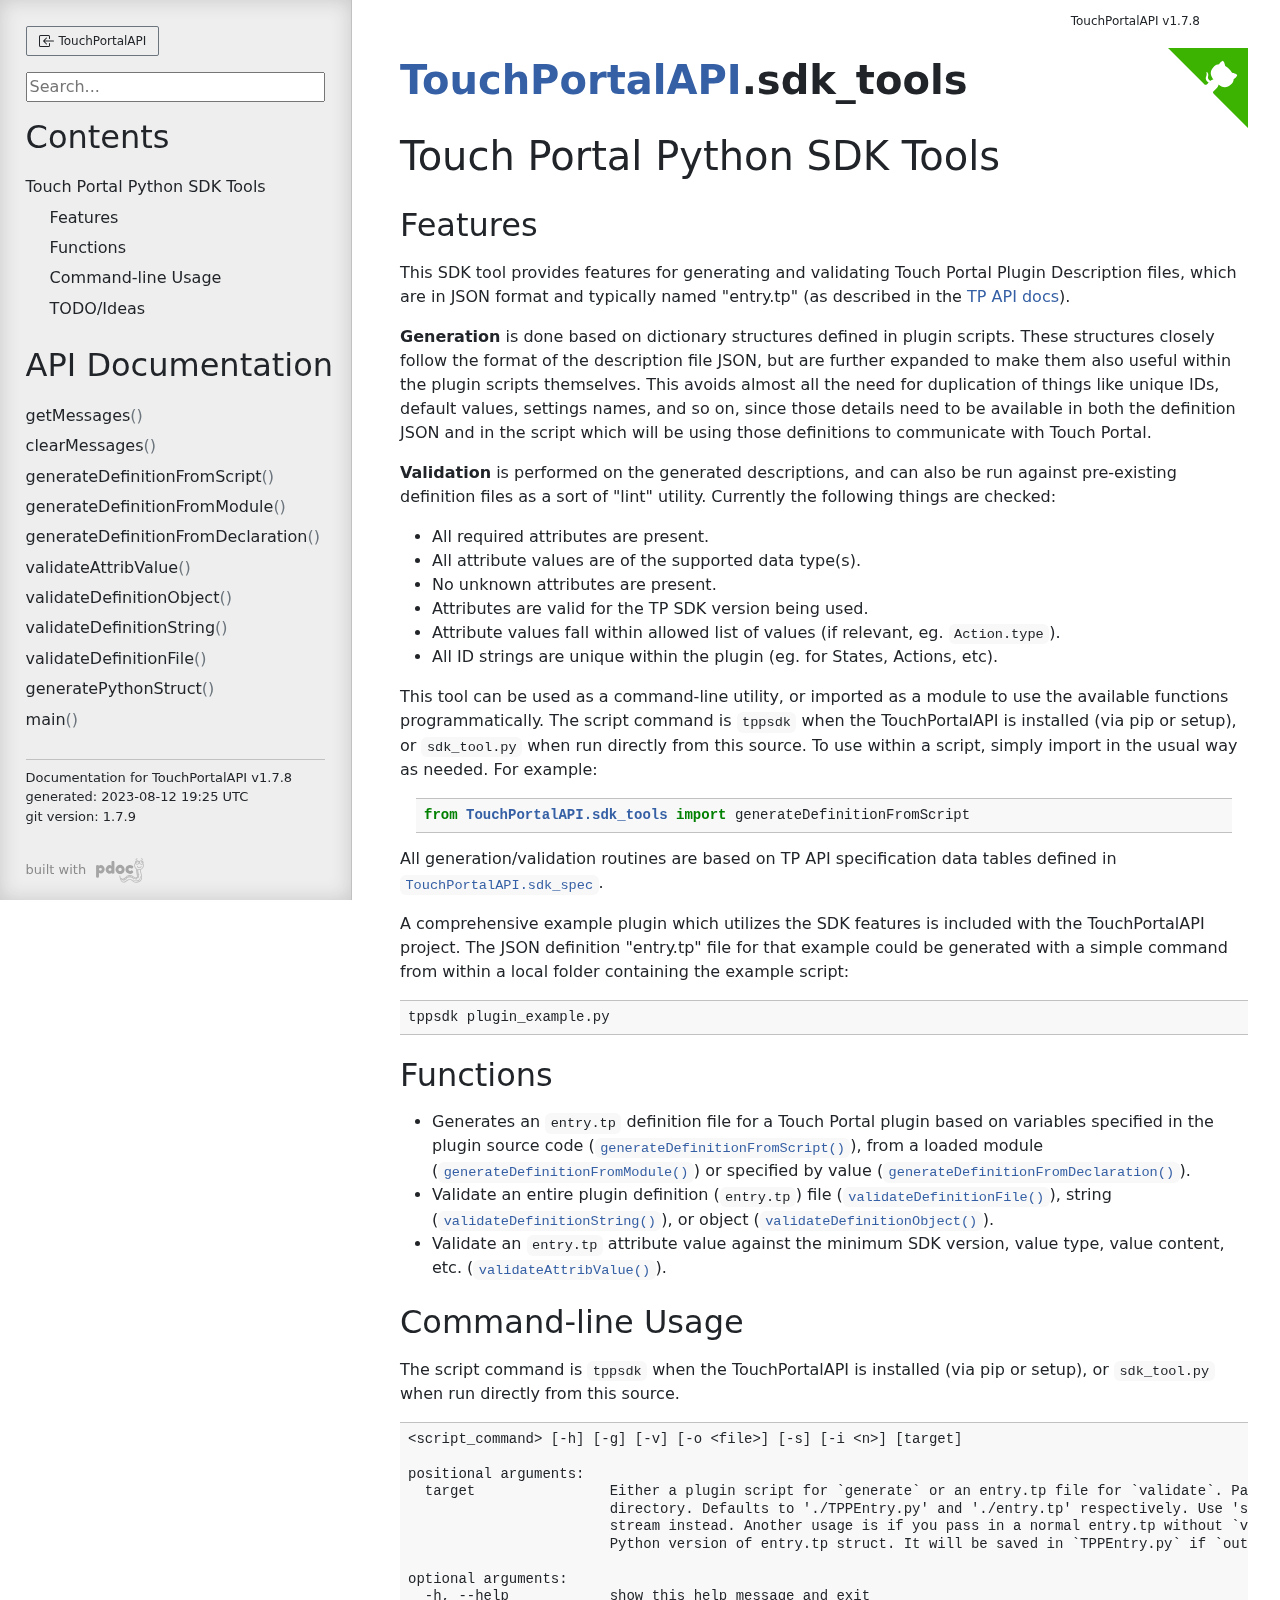
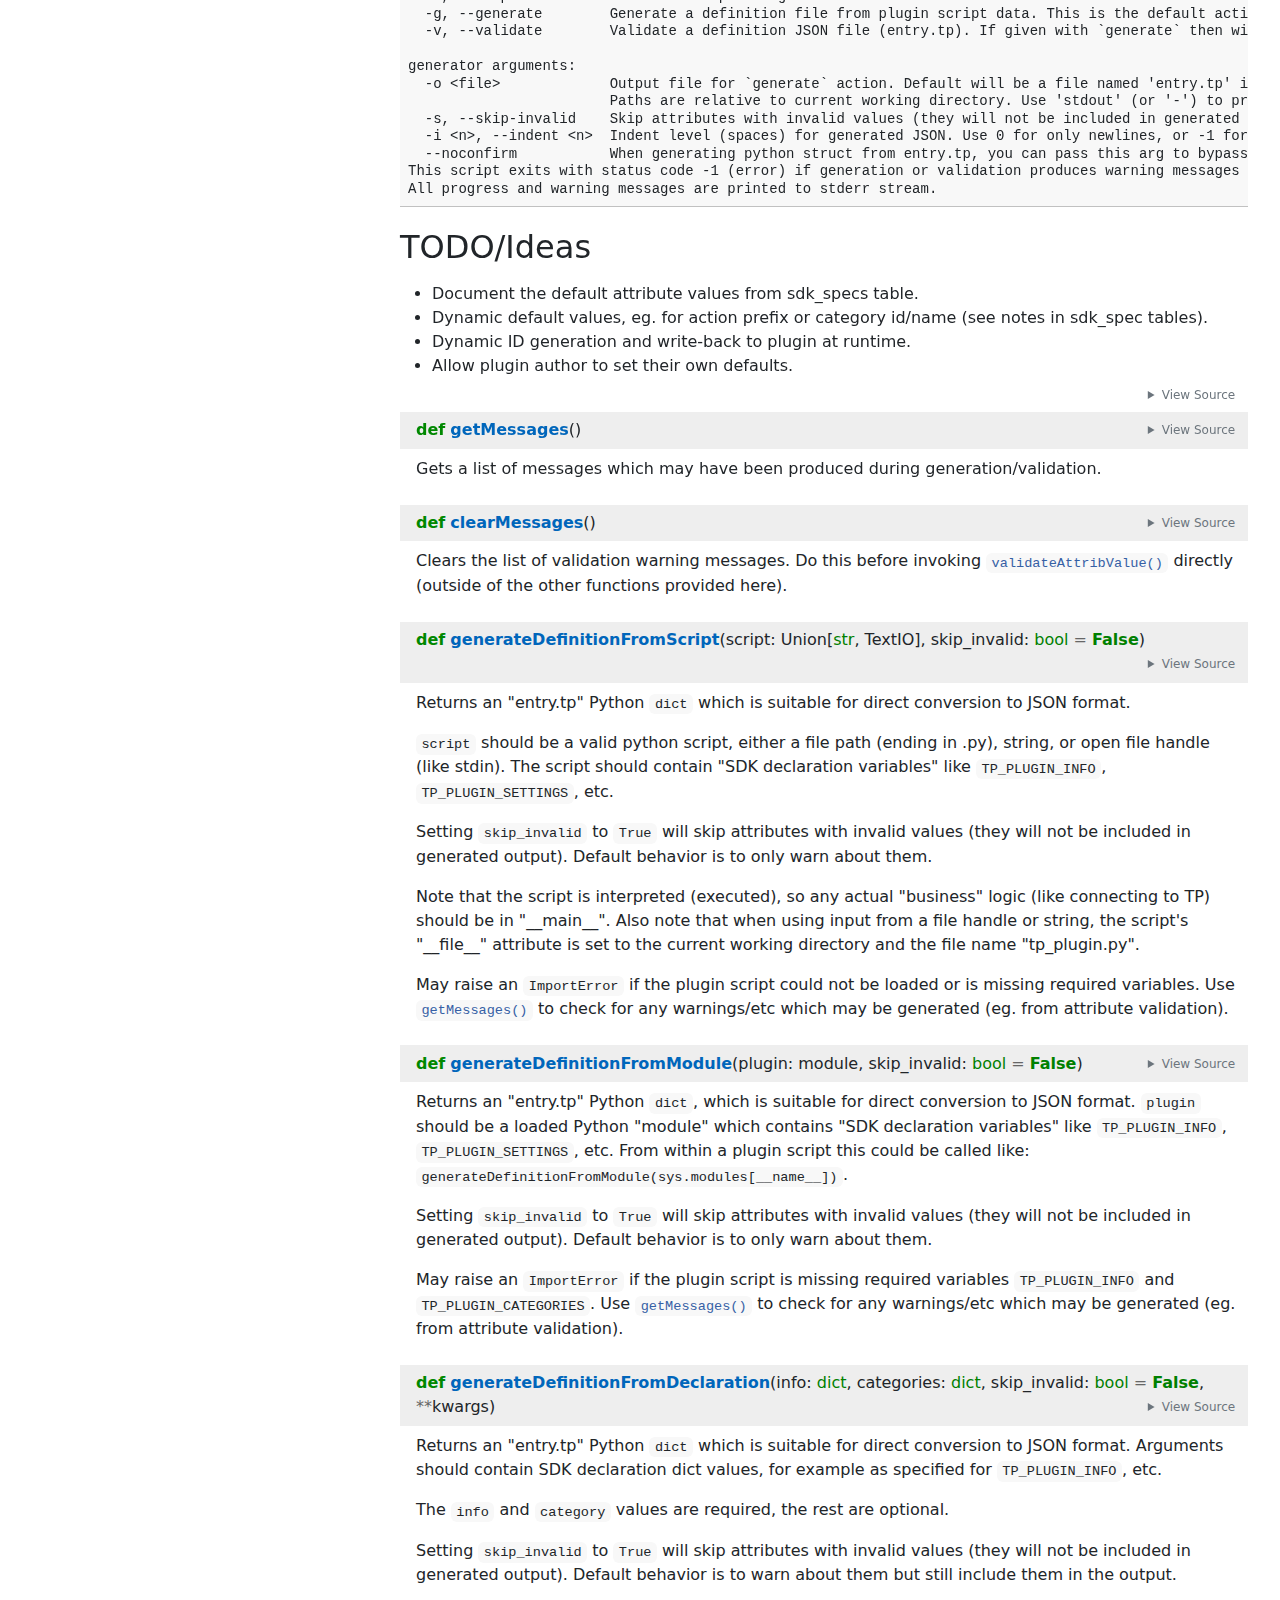
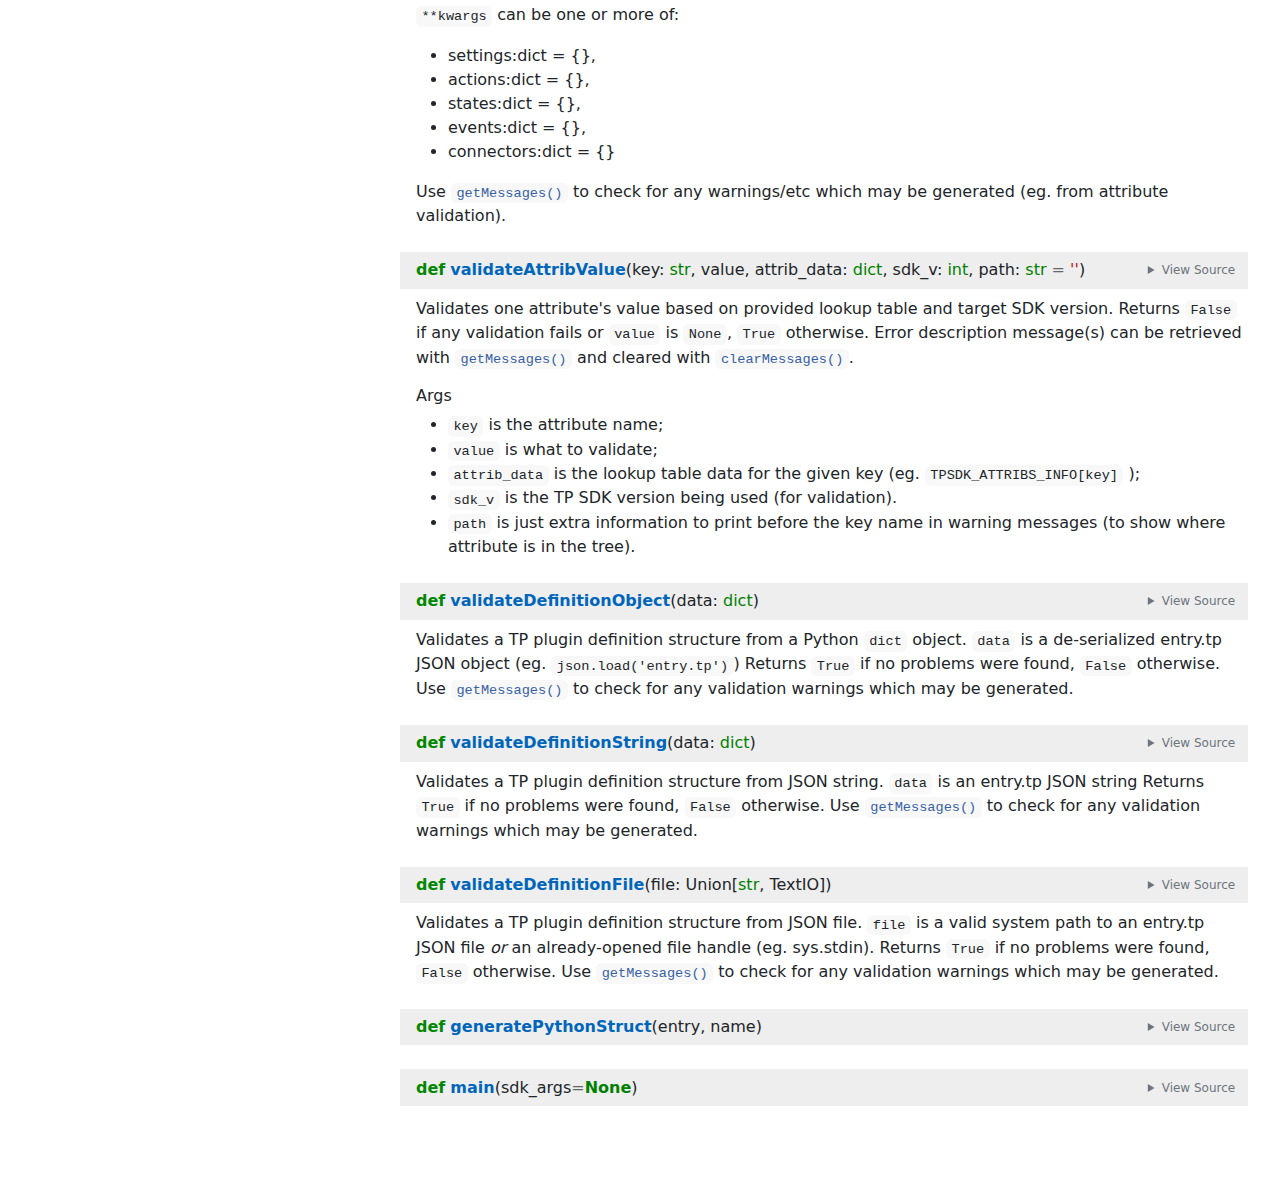
<file: docs/TouchPortalAPI/sdk_tools.html>
<!doctype html>
<html lang="en">
<head>
    <meta charset="utf-8">
    <meta name="viewport" content="width=device-width, initial-scale=1">
    <meta name="generator" content="pdoc 12.0.2"/>
    <title>TouchPortalAPI.sdk_tools API documentation</title>

    <style>/*! * Bootstrap Reboot v5.0.0 (https://getbootstrap.com/) * Copyright 2011-2021 The Bootstrap Authors * Copyright 2011-2021 Twitter, Inc. * Licensed under MIT (https://github.com/twbs/bootstrap/blob/main/LICENSE) * Forked from Normalize.css, licensed MIT (https://github.com/necolas/normalize.css/blob/master/LICENSE.md) */*,::after,::before{box-sizing:border-box}@media (prefers-reduced-motion:no-preference){:root{scroll-behavior:smooth}}body{margin:0;font-family:system-ui,-apple-system,"Segoe UI",Roboto,"Helvetica Neue",Arial,"Noto Sans","Liberation Sans",sans-serif,"Apple Color Emoji","Segoe UI Emoji","Segoe UI Symbol","Noto Color Emoji";font-size:1rem;font-weight:400;line-height:1.5;color:#212529;background-color:#fff;-webkit-text-size-adjust:100%;-webkit-tap-highlight-color:transparent}hr{margin:1rem 0;color:inherit;background-color:currentColor;border:0;opacity:.25}hr:not([size]){height:1px}h1,h2,h3,h4,h5,h6{margin-top:0;margin-bottom:.5rem;font-weight:500;line-height:1.2}h1{font-size:calc(1.375rem + 1.5vw)}@media (min-width:1200px){h1{font-size:2.5rem}}h2{font-size:calc(1.325rem + .9vw)}@media (min-width:1200px){h2{font-size:2rem}}h3{font-size:calc(1.3rem + .6vw)}@media (min-width:1200px){h3{font-size:1.75rem}}h4{font-size:calc(1.275rem + .3vw)}@media (min-width:1200px){h4{font-size:1.5rem}}h5{font-size:1.25rem}h6{font-size:1rem}p{margin-top:0;margin-bottom:1rem}abbr[data-bs-original-title],abbr[title]{-webkit-text-decoration:underline dotted;text-decoration:underline dotted;cursor:help;-webkit-text-decoration-skip-ink:none;text-decoration-skip-ink:none}address{margin-bottom:1rem;font-style:normal;line-height:inherit}ol,ul{padding-left:2rem}dl,ol,ul{margin-top:0;margin-bottom:1rem}ol ol,ol ul,ul ol,ul ul{margin-bottom:0}dt{font-weight:700}dd{margin-bottom:.5rem;margin-left:0}blockquote{margin:0 0 1rem}b,strong{font-weight:bolder}small{font-size:.875em}mark{padding:.2em;background-color:#fcf8e3}sub,sup{position:relative;font-size:.75em;line-height:0;vertical-align:baseline}sub{bottom:-.25em}sup{top:-.5em}a{color:#0d6efd;text-decoration:underline}a:hover{color:#0a58ca}a:not([href]):not([class]),a:not([href]):not([class]):hover{color:inherit;text-decoration:none}code,kbd,pre,samp{font-family:SFMono-Regular,Menlo,Monaco,Consolas,"Liberation Mono","Courier New",monospace;font-size:1em;direction:ltr;unicode-bidi:bidi-override}pre{display:block;margin-top:0;margin-bottom:1rem;overflow:auto;font-size:.875em}pre code{font-size:inherit;color:inherit;word-break:normal}code{font-size:.875em;color:#d63384;word-wrap:break-word}a>code{color:inherit}kbd{padding:.2rem .4rem;font-size:.875em;color:#fff;background-color:#212529;border-radius:.2rem}kbd kbd{padding:0;font-size:1em;font-weight:700}figure{margin:0 0 1rem}img,svg{vertical-align:middle}table{caption-side:bottom;border-collapse:collapse}caption{padding-top:.5rem;padding-bottom:.5rem;color:#6c757d;text-align:left}th{text-align:inherit;text-align:-webkit-match-parent}tbody,td,tfoot,th,thead,tr{border-color:inherit;border-style:solid;border-width:0}label{display:inline-block}button{border-radius:0}button:focus:not(:focus-visible){outline:0}button,input,optgroup,select,textarea{margin:0;font-family:inherit;font-size:inherit;line-height:inherit}button,select{text-transform:none}[role=button]{cursor:pointer}select{word-wrap:normal}select:disabled{opacity:1}[list]::-webkit-calendar-picker-indicator{display:none}[type=button],[type=reset],[type=submit],button{-webkit-appearance:button}[type=button]:not(:disabled),[type=reset]:not(:disabled),[type=submit]:not(:disabled),button:not(:disabled){cursor:pointer}::-moz-focus-inner{padding:0;border-style:none}textarea{resize:vertical}fieldset{min-width:0;padding:0;margin:0;border:0}legend{float:left;width:100%;padding:0;margin-bottom:.5rem;font-size:calc(1.275rem + .3vw);line-height:inherit}@media (min-width:1200px){legend{font-size:1.5rem}}legend+*{clear:left}::-webkit-datetime-edit-day-field,::-webkit-datetime-edit-fields-wrapper,::-webkit-datetime-edit-hour-field,::-webkit-datetime-edit-minute,::-webkit-datetime-edit-month-field,::-webkit-datetime-edit-text,::-webkit-datetime-edit-year-field{padding:0}::-webkit-inner-spin-button{height:auto}[type=search]{outline-offset:-2px;-webkit-appearance:textfield}::-webkit-search-decoration{-webkit-appearance:none}::-webkit-color-swatch-wrapper{padding:0}::file-selector-button{font:inherit}::-webkit-file-upload-button{font:inherit;-webkit-appearance:button}output{display:inline-block}iframe{border:0}summary{display:list-item;cursor:pointer}progress{vertical-align:baseline}[hidden]{display:none!important}</style>
    <style>/*! syntax-highlighting.css *//*! pygments syntax highlighting */pre{line-height:125%;}td.linenos pre{color:#000000; background-color:#f0f0f0; padding-left:5px; padding-right:5px;}span.linenos{color:#000000; background-color:#f0f0f0; padding-left:5px; padding-right:5px;}td.linenos pre.special{color:#000000; background-color:#ffffc0; padding-left:5px; padding-right:5px;}span.linenos.special{color:#000000; background-color:#ffffc0; padding-left:5px; padding-right:5px;}.pdoc .hll{background-color:#ffffcc}.pdoc{background:#f8f8f8;}.pdoc .c{color:#408080; font-style:italic}.pdoc .err{border:1px solid #FF0000}.pdoc .k{color:#008000; font-weight:bold}.pdoc .o{color:#666666}.pdoc .ch{color:#408080; font-style:italic}.pdoc .cm{color:#408080; font-style:italic}.pdoc .cp{color:#BC7A00}.pdoc .cpf{color:#408080; font-style:italic}.pdoc .c1{color:#408080; font-style:italic}.pdoc .cs{color:#408080; font-style:italic}.pdoc .gd{color:#A00000}.pdoc .ge{font-style:italic}.pdoc .gr{color:#FF0000}.pdoc .gh{color:#000080; font-weight:bold}.pdoc .gi{color:#00A000}.pdoc .go{color:#888888}.pdoc .gp{color:#000080; font-weight:bold}.pdoc .gs{font-weight:bold}.pdoc .gu{color:#800080; font-weight:bold}.pdoc .gt{color:#0044DD}.pdoc .kc{color:#008000; font-weight:bold}.pdoc .kd{color:#008000; font-weight:bold}.pdoc .kn{color:#008000; font-weight:bold}.pdoc .kp{color:#008000}.pdoc .kr{color:#008000; font-weight:bold}.pdoc .kt{color:#B00040}.pdoc .m{color:#666666}.pdoc .s{color:#BA2121}.pdoc .na{color:#7D9029}.pdoc .nb{color:#008000}.pdoc .nc{color:#0000FF; font-weight:bold}.pdoc .no{color:#880000}.pdoc .nd{color:#AA22FF}.pdoc .ni{color:#999999; font-weight:bold}.pdoc .ne{color:#D2413A; font-weight:bold}.pdoc .nf{color:#0000FF}.pdoc .nl{color:#A0A000}.pdoc .nn{color:#0000FF; font-weight:bold}.pdoc .nt{color:#008000; font-weight:bold}.pdoc .nv{color:#19177C}.pdoc .ow{color:#AA22FF; font-weight:bold}.pdoc .w{color:#bbbbbb}.pdoc .mb{color:#666666}.pdoc .mf{color:#666666}.pdoc .mh{color:#666666}.pdoc .mi{color:#666666}.pdoc .mo{color:#666666}.pdoc .sa{color:#BA2121}.pdoc .sb{color:#BA2121}.pdoc .sc{color:#BA2121}.pdoc .dl{color:#BA2121}.pdoc .sd{color:#BA2121; font-style:italic}.pdoc .s2{color:#BA2121}.pdoc .se{color:#BB6622; font-weight:bold}.pdoc .sh{color:#BA2121}.pdoc .si{color:#BB6688; font-weight:bold}.pdoc .sx{color:#008000}.pdoc .sr{color:#BB6688}.pdoc .s1{color:#BA2121}.pdoc .ss{color:#19177C}.pdoc .bp{color:#008000}.pdoc .fm{color:#0000FF}.pdoc .vc{color:#19177C}.pdoc .vg{color:#19177C}.pdoc .vi{color:#19177C}.pdoc .vm{color:#19177C}.pdoc .il{color:#666666}@media (prefers-color-scheme:dark){		.pdoc .hll{background-color:#49483e}	.pdoc{background:#272822; color:#f8f8f2}	.pdoc .c{color:#75715e}	.pdoc .err{color:#960050; background-color:#1e0010}	.pdoc .k{color:#66d9ef}	.pdoc .l{color:#ae81ff}	.pdoc .n{color:#f8f8f2}	.pdoc .o{color:#f92672}	.pdoc .p{color:#f8f8f2}	.pdoc .ch{color:#75715e}	.pdoc .cm{color:#75715e}	.pdoc .cp{color:#75715e}	.pdoc .cpf{color:#75715e}	.pdoc .c1{color:#75715e}	.pdoc .cs{color:#75715e}	.pdoc .gd{color:#f92672}	.pdoc .ge{font-style:italic}	.pdoc .gi{color:#a6e22e}	.pdoc .go{color:#66d9ef}	.pdoc .gp{color:#f92672; font-weight:bold}	.pdoc .gs{font-weight:bold}	.pdoc .gu{color:#75715e}	.pdoc .kc{color:#66d9ef}	.pdoc .kd{color:#66d9ef}	.pdoc .kn{color:#f92672}	.pdoc .kp{color:#66d9ef}	.pdoc .kr{color:#66d9ef}	.pdoc .kt{color:#66d9ef}	.pdoc .ld{color:#e6db74}	.pdoc .m{color:#ae81ff}	.pdoc .s{color:#e6db74}	.pdoc .na{color:#a6e22e}	.pdoc .nb{color:#f8f8f2}	.pdoc .nc{color:#a6e22e}	.pdoc .no{color:#66d9ef}	.pdoc .nd{color:#a6e22e}	.pdoc .ni{color:#f8f8f2}	.pdoc .ne{color:#a6e22e}	.pdoc .nf{color:#a6e22e}	.pdoc .nl{color:#f8f8f2}	.pdoc .nn{color:#f8f8f2}	.pdoc .nx{color:#a6e22e}	.pdoc .py{color:#f8f8f2}	.pdoc .nt{color:#f92672}	.pdoc .nv{color:#f8f8f2}	.pdoc .ow{color:#f92672}	.pdoc .w{color:#f8f8f2}	.pdoc .mb{color:#ae81ff}	.pdoc .mf{color:#ae81ff}	.pdoc .mh{color:#ae81ff}	.pdoc .mi{color:#ae81ff}	.pdoc .mo{color:#ae81ff}	.pdoc .sa{color:#e6db74}	.pdoc .sb{color:#e6db74}	.pdoc .sc{color:#e6db74}	.pdoc .dl{color:#e6db74}	.pdoc .sd{color:#e6db74}	.pdoc .s2{color:#e6db74}	.pdoc .se{color:#ae81ff}	.pdoc .sh{color:#e6db74}	.pdoc .si{color:#e6db74}	.pdoc .sx{color:#e6db74}	.pdoc .sr{color:#e6db74}	.pdoc .s1{color:#e6db74}	.pdoc .ss{color:#e6db74}	.pdoc .bp{color:#f8f8f2}	.pdoc .fm{color:#a6e22e}	.pdoc .vc{color:#f8f8f2}	.pdoc .vg{color:#f8f8f2}	.pdoc .vi{color:#f8f8f2}	.pdoc .vm{color:#f8f8f2}	.pdoc .il{color:#ae81ff}}</style>
    <style>/*! theme.css */:root{--pdoc-background:#fff;}.pdoc{--text:#212529;--muted:#6c757d;--link:#3660a5;--link-hover:#1659c5;--code:#f8f8f8;--active:#fff598;--accent:#eee;--accent2:#c1c1c1;--nav-hover:rgba(255, 255, 255, 0.5);--name:#0066BB;--def:#008800;--annotation:#007020;}</style>
    <style>@media (prefers-color-scheme:dark){:root{--pdoc-background:#212529;}.pdoc{--text:#f7f7f7;--muted:#9d9d9d;--link:#58a6ff;--link-hover:#3989ff;--code:#333;--active:#555;--accent:#343434;--accent2:#555;--nav-hover:rgba(0, 0, 0, 0.1);--name:#77C1FF;--def:#0cdd0c;--annotation:#00c037;}}</style>
    <style>/*! layout.css */html, body{width:100%;height:100%;}html, main{scroll-behavior:smooth;}body{background-color:var(--pdoc-background);}@media (max-width:769px){#navtoggle{cursor:pointer;position:absolute;width:50px;height:40px;top:1rem;right:1rem;border-color:var(--text);color:var(--text);display:flex;opacity:0.8;}#navtoggle:hover{opacity:1;}#togglestate + div{display:none;}#togglestate:checked + div{display:inherit;}main, header{padding:2rem 3vw;}header + main{margin-top:-3rem;}.git-button{display:none !important;}nav input[type="search"]{max-width:77%;}nav input[type="search"]:first-child{margin-top:-6px;}nav input[type="search"]:valid ~ *{display:none !important;}}@media (min-width:770px){:root{--sidebar-width:clamp(12.5rem, 28vw, 22rem);}nav{position:fixed;overflow:auto;height:100vh;width:var(--sidebar-width);}main, header{padding:3rem 2rem 3rem calc(var(--sidebar-width) + 3rem);width:calc(54rem + var(--sidebar-width));max-width:100%;}header + main{margin-top:-4rem;}#navtoggle{display:none;}}#togglestate{position:absolute;height:0;opacity:0;}nav.pdoc{--pad:clamp(0.5rem, 2vw, 1.75rem);--indent:1.5rem;background-color:var(--accent);border-right:1px solid var(--accent2);box-shadow:0 0 20px rgba(50, 50, 50, .2) inset;padding:0 0 0 var(--pad);overflow-wrap:anywhere;scrollbar-width:thin; scrollbar-color:var(--accent2) transparent }nav.pdoc::-webkit-scrollbar{width:.4rem; }nav.pdoc::-webkit-scrollbar-thumb{background-color:var(--accent2); }nav.pdoc > div{padding:var(--pad) 0;}nav.pdoc .module-list-button{display:inline-flex;align-items:center;color:var(--text);border-color:var(--muted);margin-bottom:1rem;}nav.pdoc .module-list-button:hover{border-color:var(--text);}nav.pdoc input[type=search]{display:block;outline-offset:0;width:calc(100% - var(--pad));}nav.pdoc .logo{max-width:calc(100% - var(--pad));max-height:35vh;display:block;margin:0 auto 1rem;transform:translate(calc(-.5 * var(--pad)), 0);}nav.pdoc ul{list-style:none;padding-left:0;}nav.pdoc > div > ul{margin-left:calc(0px - var(--pad));}nav.pdoc li a{padding:.2rem 0 .2rem calc(var(--pad) + var(--indent));}nav.pdoc > div > ul > li > a{padding-left:var(--pad);}nav.pdoc li{transition:all 100ms;}nav.pdoc li:hover{background-color:var(--nav-hover);}nav.pdoc a, nav.pdoc a:hover{color:var(--text);}nav.pdoc a{display:block;}nav.pdoc > h2:first-of-type{margin-top:1.5rem;}nav.pdoc .class:before{content:"class ";color:var(--muted);}nav.pdoc .function:after{content:"()";color:var(--muted);}nav.pdoc footer:before{content:"";display:block;width:calc(100% - var(--pad));border-top:solid var(--accent2) 1px;margin-top:1.5rem;padding-top:.5rem;}nav.pdoc footer{font-size:small;}</style>
    <style>.version_header{font-size:.75rem;float:right;margin-top:-3em;margin-right:4em;}nav.pdoc a.inline{display:inline-block;}.module-list-button:not([href$='.html']){display:none !important;}@media (min-width:770px){main, header{width:auto !important;}}@media (max-width:769px){#navtoggle{top:.5rem !important;right:3rem !important;}nav.pdoc input[type=search]{width:calc(100% - 70px - 3rem);}.version_header{float:left;margin-top:-2em;}}</style>
    <style>/*! content.css */.pdoc{color:var(--text);box-sizing:border-box;line-height:1.5;background:none;}.pdoc .pdoc-button{display:inline-block;border:solid black 1px;border-radius:2px;font-size:.75rem;padding:calc(0.5em - 1px) 1em;transition:100ms all;}.pdoc .pdoc-alert{padding:1rem 1rem 1rem calc(1.5rem + 24px);border:1px solid transparent;border-radius:.25rem;background-repeat:no-repeat;background-position:1rem center;margin-bottom:1rem;}.pdoc .pdoc-alert > *:last-child{margin-bottom:0;}.pdoc .pdoc-alert-note {color:#084298;background-color:#cfe2ff;border-color:#b6d4fe;background-image:url("data:image/svg+xml,%3Csvg%20xmlns%3D%22http%3A//www.w3.org/2000/svg%22%20width%3D%2224%22%20height%3D%2224%22%20fill%3D%22%23084298%22%20viewBox%3D%220%200%2016%2016%22%3E%3Cpath%20d%3D%22M8%2016A8%208%200%201%200%208%200a8%208%200%200%200%200%2016zm.93-9.412-1%204.705c-.07.34.029.533.304.533.194%200%20.487-.07.686-.246l-.088.416c-.287.346-.92.598-1.465.598-.703%200-1.002-.422-.808-1.319l.738-3.468c.064-.293.006-.399-.287-.47l-.451-.081.082-.381%202.29-.287zM8%205.5a1%201%200%201%201%200-2%201%201%200%200%201%200%202z%22/%3E%3C/svg%3E");}.pdoc .pdoc-alert-warning{color:#664d03;background-color:#fff3cd;border-color:#ffecb5;background-image:url("data:image/svg+xml,%3Csvg%20xmlns%3D%22http%3A//www.w3.org/2000/svg%22%20width%3D%2224%22%20height%3D%2224%22%20fill%3D%22%23664d03%22%20viewBox%3D%220%200%2016%2016%22%3E%3Cpath%20d%3D%22M8.982%201.566a1.13%201.13%200%200%200-1.96%200L.165%2013.233c-.457.778.091%201.767.98%201.767h13.713c.889%200%201.438-.99.98-1.767L8.982%201.566zM8%205c.535%200%20.954.462.9.995l-.35%203.507a.552.552%200%200%201-1.1%200L7.1%205.995A.905.905%200%200%201%208%205zm.002%206a1%201%200%201%201%200%202%201%201%200%200%201%200-2z%22/%3E%3C/svg%3E");}.pdoc .pdoc-alert-danger{color:#842029;background-color:#f8d7da;border-color:#f5c2c7;background-image:url("data:image/svg+xml,%3Csvg%20xmlns%3D%22http%3A//www.w3.org/2000/svg%22%20width%3D%2224%22%20height%3D%2224%22%20fill%3D%22%23842029%22%20viewBox%3D%220%200%2016%2016%22%3E%3Cpath%20d%3D%22M5.52.359A.5.5%200%200%201%206%200h4a.5.5%200%200%201%20.474.658L8.694%206H12.5a.5.5%200%200%201%20.395.807l-7%209a.5.5%200%200%201-.873-.454L6.823%209.5H3.5a.5.5%200%200%201-.48-.641l2.5-8.5z%22/%3E%3C/svg%3E");}.pdoc .visually-hidden{position:absolute !important;width:1px !important;height:1px !important;padding:0 !important;margin:-1px !important;overflow:hidden !important;clip:rect(0, 0, 0, 0) !important;white-space:nowrap !important;border:0 !important;}.pdoc h1, .pdoc h2, .pdoc h3{font-weight:300;margin:.3em 0;padding:.2em 0;}.pdoc > section:not(.module-info) h1{font-size:1.5rem;font-weight:500;}.pdoc > section:not(.module-info) h2{font-size:1.4rem;font-weight:500;}.pdoc > section:not(.module-info) h3{font-size:1.3rem;font-weight:500;}.pdoc > section:not(.module-info) h4{font-size:1.2rem;}.pdoc > section:not(.module-info) h5{font-size:1.1rem;}.pdoc a{text-decoration:none;color:var(--link);}.pdoc a:hover{color:var(--link-hover);}.pdoc blockquote{margin-left:2rem;}.pdoc pre{border-top:1px solid var(--accent2);border-bottom:1px solid var(--accent2);margin-top:0;margin-bottom:1em;padding:.5rem 0 .5rem .5rem;overflow-x:auto;background-color:var(--code);}.pdoc code{color:var(--text);padding:.2em .4em;margin:0;font-size:85%;background-color:var(--code);border-radius:6px;}.pdoc a > code{color:inherit;}.pdoc pre > code{display:inline-block;font-size:inherit;background:none;border:none;padding:0;}.pdoc > section:not(.module-info){margin-bottom:1.5rem;}.pdoc .modulename{margin-top:0;font-weight:bold;}.pdoc .modulename a{color:var(--link);transition:100ms all;}.pdoc .git-button{float:right;border:solid var(--link) 1px;}.pdoc .git-button:hover{background-color:var(--link);color:var(--pdoc-background);}.view-source-toggle-state,.view-source-toggle-state ~ .pdoc-code{display:none;}.view-source-toggle-state:checked ~ .pdoc-code{display:block;}.view-source-button{display:inline-block;float:right;font-size:.75rem;line-height:1.5rem;color:var(--muted);padding:0 .4rem 0 1.3rem;cursor:pointer;text-indent:-2px;}.view-source-button > span{visibility:hidden;}.module-info .view-source-button{float:none;display:flex;justify-content:flex-end;margin:-1.2rem .4rem -.2rem 0;}.view-source-button::before{position:absolute;content:"View Source";display:list-item;list-style-type:disclosure-closed;}.view-source-toggle-state:checked ~ .attr .view-source-button::before,.view-source-toggle-state:checked ~ .view-source-button::before{list-style-type:disclosure-open;}.pdoc .docstring{margin-bottom:1.5rem;}.pdoc section:not(.module-info) .docstring{margin-left:clamp(0rem, 5vw - 2rem, 1rem);}.pdoc .docstring .pdoc-code{margin-left:1em;margin-right:1em;}.pdoc h1:target,.pdoc h2:target,.pdoc h3:target,.pdoc h4:target,.pdoc h5:target,.pdoc h6:target,.pdoc .pdoc-code > pre > span:target{background-color:var(--active);box-shadow:-1rem 0 0 0 var(--active);}.pdoc .pdoc-code > pre > span:target{display:block;}.pdoc div:target > .attr,.pdoc section:target > .attr,.pdoc dd:target > a{background-color:var(--active);}.pdoc *{scroll-margin:2rem;}.pdoc .pdoc-code .linenos{user-select:none;}.pdoc .attr:hover{filter:contrast(0.95);}.pdoc section, .pdoc .classattr{position:relative;}.pdoc .headerlink{--width:clamp(1rem, 3vw, 2rem);position:absolute;top:0;left:calc(0rem - var(--width));transition:all 100ms ease-in-out;opacity:0;}.pdoc .headerlink::before{content:"#";display:block;text-align:center;width:var(--width);height:2.3rem;line-height:2.3rem;font-size:1.5rem;}.pdoc .attr:hover ~ .headerlink,.pdoc *:target > .headerlink,.pdoc .headerlink:hover{opacity:1;}.pdoc .attr{display:block;margin:.5rem 0 .5rem;padding:.4rem .4rem .4rem 1rem;background-color:var(--accent);overflow-x:auto;}.pdoc .classattr{margin-left:2rem;}.pdoc .name{color:var(--name);font-weight:bold;}.pdoc .def{color:var(--def);font-weight:bold;}.pdoc .signature{background-color:transparent;}.pdoc .param, .pdoc .return-annotation{white-space:pre;}.pdoc .signature.multiline .param{display:block;}.pdoc .signature.condensed .param{display:inline-block;}.pdoc .annotation{color:var(--annotation);}.pdoc .inherited{margin-left:2rem;}.pdoc .inherited dt{font-weight:700;}.pdoc .inherited dt, .pdoc .inherited dd{display:inline;margin-left:0;margin-bottom:.5rem;}.pdoc .inherited dd:not(:last-child):after{content:", ";}.pdoc .inherited .class:before{content:"class ";}.pdoc .inherited .function a:after{content:"()";}.pdoc .search-result .docstring{overflow:auto;max-height:25vh;}.pdoc .search-result.focused > .attr{background-color:var(--active);}.pdoc .attribution{margin-top:2rem;display:block;opacity:0.5;transition:all 200ms;filter:grayscale(100%);}.pdoc .attribution:hover{opacity:1;filter:grayscale(0%);}.pdoc .attribution img{margin-left:5px;height:35px;vertical-align:middle;width:70px;transition:all 200ms;}.pdoc table{display:block;width:max-content;max-width:100%;overflow:auto;margin-bottom:1rem;}.pdoc table th{font-weight:600;}.pdoc table th, .pdoc table td{padding:6px 13px;border:1px solid var(--accent2);}</style>
    <style>.pdoc .attribution{font-size:small;}.pdoc .attribution img{height:25px; width:auto;}</style>
    <style>/*! custom.css */</style></head>
<body>
    <nav class="pdoc">
        <label id="navtoggle" for="togglestate" class="pdoc-button"><svg xmlns='http://www.w3.org/2000/svg' viewBox='0 0 30 30'><path stroke-linecap='round' stroke="currentColor" stroke-miterlimit='10' stroke-width='2' d='M4 7h22M4 15h22M4 23h22'/></svg></label>
        <input id="togglestate" type="checkbox" aria-hidden="true" tabindex="-1">
        <div>            <a class="pdoc-button module-list-button" href="../TouchPortalAPI.html">
<svg xmlns="http://www.w3.org/2000/svg" width="16" height="16" fill="currentColor" class="bi bi-box-arrow-in-left" viewBox="0 0 16 16">
  <path fill-rule="evenodd" d="M10 3.5a.5.5 0 0 0-.5-.5h-8a.5.5 0 0 0-.5.5v9a.5.5 0 0 0 .5.5h8a.5.5 0 0 0 .5-.5v-2a.5.5 0 0 1 1 0v2A1.5 1.5 0 0 1 9.5 14h-8A1.5 1.5 0 0 1 0 12.5v-9A1.5 1.5 0 0 1 1.5 2h8A1.5 1.5 0 0 1 11 3.5v2a.5.5 0 0 1-1 0v-2z"/>
  <path fill-rule="evenodd" d="M4.146 8.354a.5.5 0 0 1 0-.708l3-3a.5.5 0 1 1 .708.708L5.707 7.5H14.5a.5.5 0 0 1 0 1H5.707l2.147 2.146a.5.5 0 0 1-.708.708l-3-3z"/>
</svg>                &nbsp;TouchPortalAPI</a>


            <input type="search" placeholder="Search..." role="searchbox" aria-label="search"
                   pattern=".+" required>

        <h2>Contents</h2>
        <ul>
  <li><a href="#touch-portal-python-sdk-tools">Touch Portal Python SDK Tools</a>
  <ul>
    <li><a href="#features">Features</a></li>
    <li><a href="#functions">Functions</a></li>
    <li><a href="#command-line-usage">Command-line Usage</a></li>
    <li><a href="#todoideas">TODO/Ideas</a></li>
  </ul></li>
</ul>



        <h2>API Documentation</h2>
            <ul class="memberlist">
            <li>
                    <a class="function" href="#getMessages">getMessages</a>
            </li>
            <li>
                    <a class="function" href="#clearMessages">clearMessages</a>
            </li>
            <li>
                    <a class="function" href="#generateDefinitionFromScript">generateDefinitionFromScript</a>
            </li>
            <li>
                    <a class="function" href="#generateDefinitionFromModule">generateDefinitionFromModule</a>
            </li>
            <li>
                    <a class="function" href="#generateDefinitionFromDeclaration">generateDefinitionFromDeclaration</a>
            </li>
            <li>
                    <a class="function" href="#validateAttribValue">validateAttribValue</a>
            </li>
            <li>
                    <a class="function" href="#validateDefinitionObject">validateDefinitionObject</a>
            </li>
            <li>
                    <a class="function" href="#validateDefinitionString">validateDefinitionString</a>
            </li>
            <li>
                    <a class="function" href="#validateDefinitionFile">validateDefinitionFile</a>
            </li>
            <li>
                    <a class="function" href="#generatePythonStruct">generatePythonStruct</a>
            </li>
            <li>
                    <a class="function" href="#main">main</a>
            </li>
    </ul>


    <footer>Documentation for TouchPortalAPI v1.7.8<br/>generated: 2023-08-12 19:25 UTC<br/>git version: <a href='https://github.com/KillerBOSS2019/TouchPortal-API/commit/1.7.9' class='inline' target='_blank'>1.7.9</a><br/></footer>

        <a class="attribution" title="pdoc: Python API documentation generator" href="https://pdoc.dev" target="_blank">
            built with <span class="visually-hidden">pdoc</span><img
                alt="pdoc logo"
                src="data:image/svg+xml,%3Csvg%20xmlns%3D%22http%3A//www.w3.org/2000/svg%22%20role%3D%22img%22%20aria-label%3D%22pdoc%20logo%22%20width%3D%22300%22%20height%3D%22150%22%20viewBox%3D%22-1%200%2060%2030%22%3E%3Ctitle%3Epdoc%3C/title%3E%3Cpath%20d%3D%22M29.621%2021.293c-.011-.273-.214-.475-.511-.481a.5.5%200%200%200-.489.503l-.044%201.393c-.097.551-.695%201.215-1.566%201.704-.577.428-1.306.486-2.193.182-1.426-.617-2.467-1.654-3.304-2.487l-.173-.172a3.43%203.43%200%200%200-.365-.306.49.49%200%200%200-.286-.196c-1.718-1.06-4.931-1.47-7.353.191l-.219.15c-1.707%201.187-3.413%202.131-4.328%201.03-.02-.027-.49-.685-.141-1.763.233-.721.546-2.408.772-4.076.042-.09.067-.187.046-.288.166-1.347.277-2.625.241-3.351%201.378-1.008%202.271-2.586%202.271-4.362%200-.976-.272-1.935-.788-2.774-.057-.094-.122-.18-.184-.268.033-.167.052-.339.052-.516%200-1.477-1.202-2.679-2.679-2.679-.791%200-1.496.352-1.987.9a6.3%206.3%200%200%200-1.001.029c-.492-.564-1.207-.929-2.012-.929-1.477%200-2.679%201.202-2.679%202.679A2.65%202.65%200%200%200%20.97%206.554c-.383.747-.595%201.572-.595%202.41%200%202.311%201.507%204.29%203.635%205.107-.037.699-.147%202.27-.423%203.294l-.137.461c-.622%202.042-2.515%208.257%201.727%2010.643%201.614.908%203.06%201.248%204.317%201.248%202.665%200%204.492-1.524%205.322-2.401%201.476-1.559%202.886-1.854%206.491.82%201.877%201.393%203.514%201.753%204.861%201.068%202.223-1.713%202.811-3.867%203.399-6.374.077-.846.056-1.469.054-1.537zm-4.835%204.313c-.054.305-.156.586-.242.629-.034-.007-.131-.022-.307-.157-.145-.111-.314-.478-.456-.908.221.121.432.25.675.355.115.039.219.051.33.081zm-2.251-1.238c-.05.33-.158.648-.252.694-.022.001-.125-.018-.307-.157-.217-.166-.488-.906-.639-1.573.358.344.754.693%201.198%201.036zm-3.887-2.337c-.006-.116-.018-.231-.041-.342.635.145%201.189.368%201.599.625.097.231.166.481.174.642-.03.049-.055.101-.067.158-.046.013-.128.026-.298.004-.278-.037-.901-.57-1.367-1.087zm-1.127-.497c.116.306.176.625.12.71-.019.014-.117.045-.345.016-.206-.027-.604-.332-.986-.695.41-.051.816-.056%201.211-.031zm-4.535%201.535c.209.22.379.47.358.598-.006.041-.088.138-.351.234-.144.055-.539-.063-.979-.259a11.66%2011.66%200%200%200%20.972-.573zm.983-.664c.359-.237.738-.418%201.126-.554.25.237.479.548.457.694-.006.042-.087.138-.351.235-.174.064-.694-.105-1.232-.375zm-3.381%201.794c-.022.145-.061.29-.149.401-.133.166-.358.248-.69.251h-.002c-.133%200-.306-.26-.45-.621.417.091.854.07%201.291-.031zm-2.066-8.077a4.78%204.78%200%200%201-.775-.584c.172-.115.505-.254.88-.378l-.105.962zm-.331%202.302a10.32%2010.32%200%200%201-.828-.502c.202-.143.576-.328.984-.49l-.156.992zm-.45%202.157l-.701-.403c.214-.115.536-.249.891-.376a11.57%2011.57%200%200%201-.19.779zm-.181%201.716c.064.398.194.702.298.893-.194-.051-.435-.162-.736-.398.061-.119.224-.3.438-.495zM8.87%204.141c0%20.152-.123.276-.276.276s-.275-.124-.275-.276.123-.276.276-.276.275.124.275.276zm-.735-.389a1.15%201.15%200%200%200-.314.783%201.16%201.16%200%200%200%201.162%201.162c.457%200%20.842-.27%201.032-.653.026.117.042.238.042.362a1.68%201.68%200%200%201-1.679%201.679%201.68%201.68%200%200%201-1.679-1.679c0-.843.626-1.535%201.436-1.654zM5.059%205.406A1.68%201.68%200%200%201%203.38%207.085a1.68%201.68%200%200%201-1.679-1.679c0-.037.009-.072.011-.109.21.3.541.508.935.508a1.16%201.16%200%200%200%201.162-1.162%201.14%201.14%200%200%200-.474-.912c.015%200%20.03-.005.045-.005.926.001%201.679.754%201.679%201.68zM3.198%204.141c0%20.152-.123.276-.276.276s-.275-.124-.275-.276.123-.276.276-.276.275.124.275.276zM1.375%208.964c0-.52.103-1.035.288-1.52.466.394%201.06.64%201.717.64%201.144%200%202.116-.725%202.499-1.738.383%201.012%201.355%201.738%202.499%201.738.867%200%201.631-.421%202.121-1.062.307.605.478%201.267.478%201.942%200%202.486-2.153%204.51-4.801%204.51s-4.801-2.023-4.801-4.51zm24.342%2019.349c-.985.498-2.267.168-3.813-.979-3.073-2.281-5.453-3.199-7.813-.705-1.315%201.391-4.163%203.365-8.423.97-3.174-1.786-2.239-6.266-1.261-9.479l.146-.492c.276-1.02.395-2.457.444-3.268a6.11%206.11%200%200%200%201.18.115%206.01%206.01%200%200%200%202.536-.562l-.006.175c-.802.215-1.848.612-2.021%201.25-.079.295.021.601.274.837.219.203.415.364.598.501-.667.304-1.243.698-1.311%201.179-.02.144-.022.507.393.787.213.144.395.26.564.365-1.285.521-1.361.96-1.381%201.126-.018.142-.011.496.427.746l.854.489c-.473.389-.971.914-.999%201.429-.018.278.095.532.316.713.675.556%201.231.721%201.653.721.059%200%20.104-.014.158-.02.207.707.641%201.64%201.513%201.64h.013c.8-.008%201.236-.345%201.462-.626.173-.216.268-.457.325-.692.424.195.93.374%201.372.374.151%200%20.294-.021.423-.068.732-.27.944-.704.993-1.021.009-.061.003-.119.002-.179.266.086.538.147.789.147.15%200%20.294-.021.423-.069.542-.2.797-.489.914-.754.237.147.478.258.704.288.106.014.205.021.296.021.356%200%20.595-.101.767-.229.438.435%201.094.992%201.656%201.067.106.014.205.021.296.021a1.56%201.56%200%200%200%20.323-.035c.17.575.453%201.289.866%201.605.358.273.665.362.914.362a.99.99%200%200%200%20.421-.093%201.03%201.03%200%200%200%20.245-.164c.168.428.39.846.68%201.068.358.273.665.362.913.362a.99.99%200%200%200%20.421-.093c.317-.148.512-.448.639-.762.251.157.495.257.726.257.127%200%20.25-.024.37-.071.427-.17.706-.617.841-1.314.022-.015.047-.022.068-.038.067-.051.133-.104.196-.159-.443%201.486-1.107%202.761-2.086%203.257zM8.66%209.925a.5.5%200%201%200-1%200c0%20.653-.818%201.205-1.787%201.205s-1.787-.552-1.787-1.205a.5.5%200%201%200-1%200c0%201.216%201.25%202.205%202.787%202.205s2.787-.989%202.787-2.205zm4.4%2015.965l-.208.097c-2.661%201.258-4.708%201.436-6.086.527-1.542-1.017-1.88-3.19-1.844-4.198a.4.4%200%200%200-.385-.414c-.242-.029-.406.164-.414.385-.046%201.249.367%203.686%202.202%204.896.708.467%201.547.7%202.51.7%201.248%200%202.706-.392%204.362-1.174l.185-.086a.4.4%200%200%200%20.205-.527c-.089-.204-.326-.291-.527-.206zM9.547%202.292c.093.077.205.114.317.114a.5.5%200%200%200%20.318-.886L8.817.397a.5.5%200%200%200-.703.068.5.5%200%200%200%20.069.703l1.364%201.124zm-7.661-.065c.086%200%20.173-.022.253-.068l1.523-.893a.5.5%200%200%200-.506-.863l-1.523.892a.5.5%200%200%200-.179.685c.094.158.261.247.432.247z%22%20transform%3D%22matrix%28-1%200%200%201%2058%200%29%22%20fill%3D%22%233bb300%22/%3E%3Cpath%20d%3D%22M.3%2021.86V10.18q0-.46.02-.68.04-.22.18-.5.28-.54%201.34-.54%201.06%200%201.42.28.38.26.44.78.76-1.04%202.38-1.04%201.64%200%203.1%201.54%201.46%201.54%201.46%203.58%200%202.04-1.46%203.58-1.44%201.54-3.08%201.54-1.64%200-2.38-.92v4.04q0%20.46-.04.68-.02.22-.18.5-.14.3-.5.42-.36.12-.98.12-.62%200-1-.12-.36-.12-.52-.4-.14-.28-.18-.5-.02-.22-.02-.68zm3.96-9.42q-.46.54-.46%201.18%200%20.64.46%201.18.48.52%201.2.52.74%200%201.24-.52.52-.52.52-1.18%200-.66-.48-1.18-.48-.54-1.26-.54-.76%200-1.22.54zm14.741-8.36q.16-.3.54-.42.38-.12%201-.12.64%200%201.02.12.38.12.52.42.16.3.18.54.04.22.04.68v11.94q0%20.46-.04.7-.02.22-.18.5-.3.54-1.7.54-1.38%200-1.54-.98-.84.96-2.34.96-1.8%200-3.28-1.56-1.48-1.58-1.48-3.66%200-2.1%201.48-3.68%201.5-1.58%203.28-1.58%201.48%200%202.3%201v-4.2q0-.46.02-.68.04-.24.18-.52zm-3.24%2010.86q.52.54%201.26.54.74%200%201.22-.54.5-.54.5-1.18%200-.66-.48-1.22-.46-.56-1.26-.56-.8%200-1.28.56-.48.54-.48%201.2%200%20.66.52%201.2zm7.833-1.2q0-2.4%201.68-3.96%201.68-1.56%203.84-1.56%202.16%200%203.82%201.56%201.66%201.54%201.66%203.94%200%201.66-.86%202.96-.86%201.28-2.1%201.9-1.22.6-2.54.6-1.32%200-2.56-.64-1.24-.66-2.1-1.92-.84-1.28-.84-2.88zm4.18%201.44q.64.48%201.3.48.66%200%201.32-.5.66-.5.66-1.48%200-.98-.62-1.46-.62-.48-1.34-.48-.72%200-1.34.5-.62.5-.62%201.48%200%20.96.64%201.46zm11.412-1.44q0%20.84.56%201.32.56.46%201.18.46.64%200%201.18-.36.56-.38.9-.38.6%200%201.46%201.06.46.58.46%201.04%200%20.76-1.1%201.42-1.14.8-2.8.8-1.86%200-3.58-1.34-.82-.64-1.34-1.7-.52-1.08-.52-2.36%200-1.3.52-2.34.52-1.06%201.34-1.7%201.66-1.32%203.54-1.32.76%200%201.48.22.72.2%201.06.4l.32.2q.36.24.56.38.52.4.52.92%200%20.5-.42%201.14-.72%201.1-1.38%201.1-.38%200-1.08-.44-.36-.34-1.04-.34-.66%200-1.24.48-.58.48-.58%201.34z%22%20fill%3D%22green%22/%3E%3C/svg%3E"/>
        </a>
</div>
    </nav>
    <main class="pdoc">
            <section class="module-info">
        <div class="version_header">TouchPortalAPI v1.7.8</div>
<a href="https://github.com/KillerBOSS2019/TouchPortal-API/blob/main/TouchPortalAPI/sdk_tools.py" target="_blank" class="github-corner" title="View the latest source on GitHub" aria-label="View source on GitHub">
    <svg width="80" height="80" viewBox="0 0 250 250" style="fill:#3bb300; color:#fff; position: absolute; top: 0; border: 0; right: 0;" aria-hidden="true" class="corner-svg">
        <path d="M0,0 L115,115 L130,115 L142,142 L250,250 L250,0 Z"></path>
        <path d="M128.3,109.0 C113.8,99.7 119.0,89.6 119.0,89.6 C122.0,82.7 120.5,78.6 120.5,78.6 C119.2,72.0 123.4,76.3 123.4,76.3 C127.3,80.9 125.5,87.3 125.5,87.3 C122.9,97.6 130.6,101.9 134.4,103.2"
              fill="currentColor" style="transform-origin: 130px 106px;" class="octo-arm"></path>
        <path d="M115.0,115.0 C114.9,115.1 118.7,116.5 119.8,115.4 L133.7,101.6 C136.9,99.2 139.9,98.4 142.2,98.6 C133.8,88.0 127.5,74.4 143.8,58.0 C148.5,53.4 154.0,51.2 159.7,51.0 C160.3,49.4 163.2,43.6 171.4,40.1 C171.4,40.1 176.1,42.5 178.8,56.2 C183.1,58.6 187.2,61.8 190.9,65.4 C194.5,69.0 197.7,73.2 200.1,77.6 C213.8,80.2 216.3,84.9 216.3,84.9 C212.7,93.1 206.9,96.0 205.4,96.6 C205.1,102.4 203.0,107.8 198.3,112.5 C181.9,128.9 168.3,122.5 157.7,114.1 C157.9,116.9 156.7,120.9 152.7,124.9 L141.0,136.5 C139.8,137.7 141.6,141.9 141.8,141.8 Z"
              fill="currentColor" class="octo-body"></path>
    </svg>
</a>
<style>
    .corner-svg {
        width: 80px;
        height: 80px;
    }
    .github-corner:hover .octo-arm { animation: octocat-wave 560ms ease-in-out }
    @keyframes octocat-wave {
        0%, 100% { transform: rotate(0) }
        20%, 60% { transform: rotate(-25deg) }
        40%, 80% { transform: rotate(10deg) }
    }
    @media (max-width: 769px) {
        .corner-svg {
            width: 50px;
            height: 50px;
        }
    }
</style>                    <h1 class="modulename">
<a href="./../TouchPortalAPI.html">TouchPortalAPI</a><wbr>.sdk_tools    </h1>

                        <div class="docstring"><h1 id="touch-portal-python-sdk-tools">Touch Portal Python SDK Tools</h1>

<h2 id="features">Features</h2>

<p>This SDK tool provides features for generating and validating Touch Portal Plugin Description files,
which are in JSON format and typically named "entry.tp" (as described in the <a href="https://www.touch-portal.com/api/">TP API docs</a>).</p>

<p><strong>Generation</strong> is done based on dictionary structures defined in plugin scripts. These structures closely follow
the format of the description file JSON, but are further expanded to make them also useful within the plugin
scripts themselves. This avoids almost all the need for duplication of things like unique IDs, default values,
settings names, and so on, since those details need to be available in both the definition JSON and in the
script which will be using those definitions to communicate with Touch Portal.</p>

<p><strong>Validation</strong> is performed on the generated descriptions, and can also be run against pre-existing definition files
as a sort of "lint" utility. Currently the following things are checked:</p>

<ul>
<li>All required attributes are present.</li>
<li>All attribute values are of the supported data type(s).</li>
<li>No unknown attributes are present.</li>
<li>Attributes are valid for the TP SDK version being used.</li>
<li>Attribute values fall within allowed list of values (if relevant, eg. <code>Action.type</code>).</li>
<li>All ID strings are unique within the plugin (eg. for States, Actions, etc).</li>
</ul>

<p>This tool can be used as a command-line utility, or imported as a module to use the available functions programmatically.
The script command is <code>tppsdk</code> when the TouchPortalAPI is installed (via pip or setup), or <code>sdk_tool.py</code> when run directly
from this source. To use within a script, simply import in the usual way as needed. For example:</p>

<div class="pdoc-code codehilite"><pre><span></span><code><span class="kn">from</span> <span class="nn"><a href="">TouchPortalAPI.sdk_tools</a></span> <span class="kn">import</span> <span class="n">generateDefinitionFromScript</span>
</code></pre></div>

<p>All generation/validation routines are based on TP API specification data tables defined in <code><a href="sdk_spec.html">TouchPortalAPI.sdk_spec</a></code>.</p>

<p>A comprehensive example plugin which utilizes the SDK features is included with the TouchPortalAPI project.
The JSON definition "entry.tp" file for that example could be generated with a simple command from within a local
folder containing the example script:</p>

<pre><code>tppsdk plugin_example.py
</code></pre>

<h2 id="functions">Functions</h2>

<ul>
<li>Generates an <code>entry.tp</code> definition file for a Touch Portal plugin based
on variables specified in the plugin source code (<code><a href="#generateDefinitionFromScript">generateDefinitionFromScript()</a></code>),
from a loaded module (<code><a href="#generateDefinitionFromModule">generateDefinitionFromModule()</a></code>) or specified by value (<code><a href="#generateDefinitionFromDeclaration">generateDefinitionFromDeclaration()</a></code>).</li>
<li>Validate an entire plugin definition (<code>entry.tp</code>) file (<code><a href="#validateDefinitionFile">validateDefinitionFile()</a></code>),
string (<code><a href="#validateDefinitionString">validateDefinitionString()</a></code>), or object (<code><a href="#validateDefinitionObject">validateDefinitionObject()</a></code>).</li>
<li>Validate an <code>entry.tp</code> attribute value against the minimum
SDK version, value type, value content, etc. (<code><a href="#validateAttribValue">validateAttribValue()</a></code>).</li>
</ul>

<h2 id="command-line-usage">Command-line Usage</h2>

<p>The script command is <code>tppsdk</code> when the TouchPortalAPI is installed (via pip or setup), or <code>sdk_tool.py</code> when run directly from this source.</p>

<pre><code>&lt;script_command&gt; [-h] [-g] [-v] [-o &lt;file&gt;] [-s] [-i &lt;n&gt;] [target]

positional arguments:
  target                Either a plugin script for `generate` or an entry.tp file for `validate`. Paths are relative to current working
                        directory. Defaults to './TPPEntry.py' and './entry.tp' respectively. Use 'stdin' (or '-') to read from input
                        stream instead. Another usage is if you pass in a normal entry.tp without `validate` argument, It can generate
                        Python version of entry.tp struct. It will be saved in `TPPEntry.py` if `output` is not given.

optional arguments:
  -h, --help            show this help message and exit
  -g, --generate        Generate a definition file from plugin script data. This is the default action.
  -v, --validate        Validate a definition JSON file (entry.tp). If given with `generate` then will validate the generated JSON output.

generator arguments:
  -o &lt;file&gt;             Output file for `generate` action. Default will be a file named 'entry.tp' in the same folder as the input script.
                        Paths are relative to current working directory. Use 'stdout' (or '-') to print the output to the console/stream instead.
  -s, --skip-invalid    Skip attributes with invalid values (they will not be included in generated output). Default behavior is to only warn about them.
  -i &lt;n&gt;, --indent &lt;n&gt;  Indent level (spaces) for generated JSON. Use 0 for only newlines, or -1 for the most compact representation. Default is 2 spaces.
  --noconfirm           When generating python struct from entry.tp, you can pass this arg to bypass confirm if you want to contiune if any error is given for vaildating entry.tp before generate python struct.
This script exits with status code -1 (error) if generation or validation produces warning messages about malformed data.
All progress and warning messages are printed to stderr stream.
</code></pre>

<h2 id="todoideas">TODO/Ideas</h2>

<ul>
<li>Document the default attribute values from sdk_specs table.</li>
<li>Dynamic default values, eg. for action prefix or category id/name (see notes in sdk_spec tables).</li>
<li>Dynamic ID generation and write-back to plugin at runtime.</li>
<li>Allow plugin author to set their own defaults.</li>
</ul>
</div>

                        <input id="sdk_tools-view-source" class="view-source-toggle-state" type="checkbox" aria-hidden="true" tabindex="-1">

                        <label class="view-source-button" for="sdk_tools-view-source"><span>View Source</span></label>

                        <div class="pdoc-code codehilite"><pre><span></span><span id="L-1"><a href="#L-1"><span class="linenos">  1</span></a><span class="ch">#!/usr/bin/env python3</span>
</span><span id="L-2"><a href="#L-2"><span class="linenos">  2</span></a><span class="sd">&quot;&quot;&quot;</span>
</span><span id="L-3"><a href="#L-3"><span class="linenos">  3</span></a><span class="sd"># Touch Portal Python SDK Tools</span>
</span><span id="L-4"><a href="#L-4"><span class="linenos">  4</span></a>
</span><span id="L-5"><a href="#L-5"><span class="linenos">  5</span></a><span class="sd">## Features</span>
</span><span id="L-6"><a href="#L-6"><span class="linenos">  6</span></a>
</span><span id="L-7"><a href="#L-7"><span class="linenos">  7</span></a><span class="sd">This SDK tool provides features for generating and validating Touch Portal Plugin Description files,</span>
</span><span id="L-8"><a href="#L-8"><span class="linenos">  8</span></a><span class="sd">which are in JSON format and typically named &quot;entry.tp&quot; (as described in the [TP API docs](https://www.touch-portal.com/api/)).</span>
</span><span id="L-9"><a href="#L-9"><span class="linenos">  9</span></a>
</span><span id="L-10"><a href="#L-10"><span class="linenos"> 10</span></a><span class="sd">**Generation** is done based on dictionary structures defined in plugin scripts. These structures closely follow</span>
</span><span id="L-11"><a href="#L-11"><span class="linenos"> 11</span></a><span class="sd">the format of the description file JSON, but are further expanded to make them also useful within the plugin</span>
</span><span id="L-12"><a href="#L-12"><span class="linenos"> 12</span></a><span class="sd">scripts themselves. This avoids almost all the need for duplication of things like unique IDs, default values,</span>
</span><span id="L-13"><a href="#L-13"><span class="linenos"> 13</span></a><span class="sd">settings names, and so on, since those details need to be available in both the definition JSON and in the</span>
</span><span id="L-14"><a href="#L-14"><span class="linenos"> 14</span></a><span class="sd">script which will be using those definitions to communicate with Touch Portal.</span>
</span><span id="L-15"><a href="#L-15"><span class="linenos"> 15</span></a>
</span><span id="L-16"><a href="#L-16"><span class="linenos"> 16</span></a><span class="sd">**Validation** is performed on the generated descriptions, and can also be run against pre-existing definition files</span>
</span><span id="L-17"><a href="#L-17"><span class="linenos"> 17</span></a><span class="sd">as a sort of &quot;lint&quot; utility. Currently the following things are checked:</span>
</span><span id="L-18"><a href="#L-18"><span class="linenos"> 18</span></a><span class="sd">- All required attributes are present.</span>
</span><span id="L-19"><a href="#L-19"><span class="linenos"> 19</span></a><span class="sd">- All attribute values are of the supported data type(s).</span>
</span><span id="L-20"><a href="#L-20"><span class="linenos"> 20</span></a><span class="sd">- No unknown attributes are present.</span>
</span><span id="L-21"><a href="#L-21"><span class="linenos"> 21</span></a><span class="sd">- Attributes are valid for the TP SDK version being used.</span>
</span><span id="L-22"><a href="#L-22"><span class="linenos"> 22</span></a><span class="sd">- Attribute values fall within allowed list of values (if relevant, eg. `Action.type`).</span>
</span><span id="L-23"><a href="#L-23"><span class="linenos"> 23</span></a><span class="sd">- All ID strings are unique within the plugin (eg. for States, Actions, etc).</span>
</span><span id="L-24"><a href="#L-24"><span class="linenos"> 24</span></a>
</span><span id="L-25"><a href="#L-25"><span class="linenos"> 25</span></a><span class="sd">This tool can be used as a command-line utility, or imported as a module to use the available functions programmatically.</span>
</span><span id="L-26"><a href="#L-26"><span class="linenos"> 26</span></a><span class="sd">The script command is `tppsdk` when the TouchPortalAPI is installed (via pip or setup), or `sdk_tool.py` when run directly</span>
</span><span id="L-27"><a href="#L-27"><span class="linenos"> 27</span></a><span class="sd">from this source. To use within a script, simply import in the usual way as needed. For example:</span>
</span><span id="L-28"><a href="#L-28"><span class="linenos"> 28</span></a>
</span><span id="L-29"><a href="#L-29"><span class="linenos"> 29</span></a><span class="sd">```py</span>
</span><span id="L-30"><a href="#L-30"><span class="linenos"> 30</span></a><span class="sd">from TouchPortalAPI.sdk_tools import generateDefinitionFromScript</span>
</span><span id="L-31"><a href="#L-31"><span class="linenos"> 31</span></a><span class="sd">```</span>
</span><span id="L-32"><a href="#L-32"><span class="linenos"> 32</span></a>
</span><span id="L-33"><a href="#L-33"><span class="linenos"> 33</span></a><span class="sd">All generation/validation routines are based on TP API specification data tables defined in `TouchPortalAPI.sdk_spec`.</span>
</span><span id="L-34"><a href="#L-34"><span class="linenos"> 34</span></a>
</span><span id="L-35"><a href="#L-35"><span class="linenos"> 35</span></a><span class="sd">A comprehensive example plugin which utilizes the SDK features is included with the TouchPortalAPI project.</span>
</span><span id="L-36"><a href="#L-36"><span class="linenos"> 36</span></a><span class="sd">The JSON definition &quot;entry.tp&quot; file for that example could be generated with a simple command from within a local</span>
</span><span id="L-37"><a href="#L-37"><span class="linenos"> 37</span></a><span class="sd">folder containing the example script:</span>
</span><span id="L-38"><a href="#L-38"><span class="linenos"> 38</span></a>
</span><span id="L-39"><a href="#L-39"><span class="linenos"> 39</span></a><span class="sd">```</span>
</span><span id="L-40"><a href="#L-40"><span class="linenos"> 40</span></a><span class="sd">tppsdk plugin_example.py</span>
</span><span id="L-41"><a href="#L-41"><span class="linenos"> 41</span></a><span class="sd">```</span>
</span><span id="L-42"><a href="#L-42"><span class="linenos"> 42</span></a>
</span><span id="L-43"><a href="#L-43"><span class="linenos"> 43</span></a>
</span><span id="L-44"><a href="#L-44"><span class="linenos"> 44</span></a><span class="sd">## Functions</span>
</span><span id="L-45"><a href="#L-45"><span class="linenos"> 45</span></a><span class="sd">* Generates an `entry.tp` definition file for a Touch Portal plugin based</span>
</span><span id="L-46"><a href="#L-46"><span class="linenos"> 46</span></a><span class="sd">on variables specified in the plugin source code (`generateDefinitionFromScript()`),</span>
</span><span id="L-47"><a href="#L-47"><span class="linenos"> 47</span></a><span class="sd">from a loaded module (`generateDefinitionFromModule()`) or specified by value (`generateDefinitionFromDeclaration()`).</span>
</span><span id="L-48"><a href="#L-48"><span class="linenos"> 48</span></a><span class="sd">* Validate an entire plugin definition (`entry.tp`) file (`validateDefinitionFile()`),</span>
</span><span id="L-49"><a href="#L-49"><span class="linenos"> 49</span></a><span class="sd">string (`validateDefinitionString()`), or object (`validateDefinitionObject()`).</span>
</span><span id="L-50"><a href="#L-50"><span class="linenos"> 50</span></a><span class="sd">* Validate an `entry.tp` attribute value against the minimum</span>
</span><span id="L-51"><a href="#L-51"><span class="linenos"> 51</span></a><span class="sd">SDK version, value type, value content, etc. (`validateAttribValue()`).</span>
</span><span id="L-52"><a href="#L-52"><span class="linenos"> 52</span></a>
</span><span id="L-53"><a href="#L-53"><span class="linenos"> 53</span></a>
</span><span id="L-54"><a href="#L-54"><span class="linenos"> 54</span></a><span class="sd">## Command-line Usage</span>
</span><span id="L-55"><a href="#L-55"><span class="linenos"> 55</span></a><span class="sd">The script command is `tppsdk` when the TouchPortalAPI is installed (via pip or setup), or `sdk_tool.py` when run directly from this source.</span>
</span><span id="L-56"><a href="#L-56"><span class="linenos"> 56</span></a><span class="sd">```</span>
</span><span id="L-57"><a href="#L-57"><span class="linenos"> 57</span></a><span class="sd">&lt;script_command&gt; [-h] [-g] [-v] [-o &lt;file&gt;] [-s] [-i &lt;n&gt;] [target]</span>
</span><span id="L-58"><a href="#L-58"><span class="linenos"> 58</span></a>
</span><span id="L-59"><a href="#L-59"><span class="linenos"> 59</span></a><span class="sd">positional arguments:</span>
</span><span id="L-60"><a href="#L-60"><span class="linenos"> 60</span></a><span class="sd">  target                Either a plugin script for `generate` or an entry.tp file for `validate`. Paths are relative to current working</span>
</span><span id="L-61"><a href="#L-61"><span class="linenos"> 61</span></a><span class="sd">                        directory. Defaults to &#39;./TPPEntry.py&#39; and &#39;./entry.tp&#39; respectively. Use &#39;stdin&#39; (or &#39;-&#39;) to read from input</span>
</span><span id="L-62"><a href="#L-62"><span class="linenos"> 62</span></a><span class="sd">                        stream instead. Another usage is if you pass in a normal entry.tp without `validate` argument, It can generate</span>
</span><span id="L-63"><a href="#L-63"><span class="linenos"> 63</span></a><span class="sd">                        Python version of entry.tp struct. It will be saved in `TPPEntry.py` if `output` is not given.</span>
</span><span id="L-64"><a href="#L-64"><span class="linenos"> 64</span></a>
</span><span id="L-65"><a href="#L-65"><span class="linenos"> 65</span></a><span class="sd">optional arguments:</span>
</span><span id="L-66"><a href="#L-66"><span class="linenos"> 66</span></a><span class="sd">  -h, --help            show this help message and exit</span>
</span><span id="L-67"><a href="#L-67"><span class="linenos"> 67</span></a><span class="sd">  -g, --generate        Generate a definition file from plugin script data. This is the default action.</span>
</span><span id="L-68"><a href="#L-68"><span class="linenos"> 68</span></a><span class="sd">  -v, --validate        Validate a definition JSON file (entry.tp). If given with `generate` then will validate the generated JSON output.</span>
</span><span id="L-69"><a href="#L-69"><span class="linenos"> 69</span></a>
</span><span id="L-70"><a href="#L-70"><span class="linenos"> 70</span></a><span class="sd">generator arguments:</span>
</span><span id="L-71"><a href="#L-71"><span class="linenos"> 71</span></a><span class="sd">  -o &lt;file&gt;             Output file for `generate` action. Default will be a file named &#39;entry.tp&#39; in the same folder as the input script.</span>
</span><span id="L-72"><a href="#L-72"><span class="linenos"> 72</span></a><span class="sd">                        Paths are relative to current working directory. Use &#39;stdout&#39; (or &#39;-&#39;) to print the output to the console/stream instead.</span>
</span><span id="L-73"><a href="#L-73"><span class="linenos"> 73</span></a><span class="sd">  -s, --skip-invalid    Skip attributes with invalid values (they will not be included in generated output). Default behavior is to only warn about them.</span>
</span><span id="L-74"><a href="#L-74"><span class="linenos"> 74</span></a><span class="sd">  -i &lt;n&gt;, --indent &lt;n&gt;  Indent level (spaces) for generated JSON. Use 0 for only newlines, or -1 for the most compact representation. Default is 2 spaces.</span>
</span><span id="L-75"><a href="#L-75"><span class="linenos"> 75</span></a><span class="sd">  --noconfirm           When generating python struct from entry.tp, you can pass this arg to bypass confirm if you want to contiune if any error is given for vaildating entry.tp before generate python struct.</span>
</span><span id="L-76"><a href="#L-76"><span class="linenos"> 76</span></a><span class="sd">This script exits with status code -1 (error) if generation or validation produces warning messages about malformed data.</span>
</span><span id="L-77"><a href="#L-77"><span class="linenos"> 77</span></a><span class="sd">All progress and warning messages are printed to stderr stream.</span>
</span><span id="L-78"><a href="#L-78"><span class="linenos"> 78</span></a><span class="sd">```</span>
</span><span id="L-79"><a href="#L-79"><span class="linenos"> 79</span></a>
</span><span id="L-80"><a href="#L-80"><span class="linenos"> 80</span></a><span class="sd">## TODO/Ideas</span>
</span><span id="L-81"><a href="#L-81"><span class="linenos"> 81</span></a>
</span><span id="L-82"><a href="#L-82"><span class="linenos"> 82</span></a><span class="sd">* Document the default attribute values from sdk_specs table.</span>
</span><span id="L-83"><a href="#L-83"><span class="linenos"> 83</span></a><span class="sd">* Dynamic default values, eg. for action prefix or category id/name (see notes in sdk_spec tables).</span>
</span><span id="L-84"><a href="#L-84"><span class="linenos"> 84</span></a><span class="sd">* Dynamic ID generation and write-back to plugin at runtime.</span>
</span><span id="L-85"><a href="#L-85"><span class="linenos"> 85</span></a><span class="sd">* Allow plugin author to set their own defaults.</span>
</span><span id="L-86"><a href="#L-86"><span class="linenos"> 86</span></a><span class="sd">&quot;&quot;&quot;</span>
</span><span id="L-87"><a href="#L-87"><span class="linenos"> 87</span></a>
</span><span id="L-88"><a href="#L-88"><span class="linenos"> 88</span></a><span class="n">__copyright__</span> <span class="o">=</span> <span class="s2">&quot;&quot;&quot;</span>
</span><span id="L-89"><a href="#L-89"><span class="linenos"> 89</span></a><span class="s2">This file is part of the TouchPortal-API project.</span>
</span><span id="L-90"><a href="#L-90"><span class="linenos"> 90</span></a><span class="s2">Copyright TouchPortal-API Developers</span>
</span><span id="L-91"><a href="#L-91"><span class="linenos"> 91</span></a><span class="s2">Copyright (c) 2021 Maxim Paperno</span>
</span><span id="L-92"><a href="#L-92"><span class="linenos"> 92</span></a><span class="s2">All rights reserved.</span>
</span><span id="L-93"><a href="#L-93"><span class="linenos"> 93</span></a>
</span><span id="L-94"><a href="#L-94"><span class="linenos"> 94</span></a><span class="s2">This program is free software: you can redistribute it and/or modify</span>
</span><span id="L-95"><a href="#L-95"><span class="linenos"> 95</span></a><span class="s2">it under the terms of the GNU General Public License as published by</span>
</span><span id="L-96"><a href="#L-96"><span class="linenos"> 96</span></a><span class="s2">the Free Software Foundation, either version 3 of the License, or</span>
</span><span id="L-97"><a href="#L-97"><span class="linenos"> 97</span></a><span class="s2">(at your option) any later version.</span>
</span><span id="L-98"><a href="#L-98"><span class="linenos"> 98</span></a>
</span><span id="L-99"><a href="#L-99"><span class="linenos"> 99</span></a><span class="s2">This program is distributed in the hope that it will be useful,</span>
</span><span id="L-100"><a href="#L-100"><span class="linenos">100</span></a><span class="s2">but WITHOUT ANY WARRANTY; without even the implied warranty of</span>
</span><span id="L-101"><a href="#L-101"><span class="linenos">101</span></a><span class="s2">MERCHANTABILITY or FITNESS FOR A PARTICULAR PURPOSE.  See the</span>
</span><span id="L-102"><a href="#L-102"><span class="linenos">102</span></a><span class="s2">GNU General Public License for more details.</span>
</span><span id="L-103"><a href="#L-103"><span class="linenos">103</span></a>
</span><span id="L-104"><a href="#L-104"><span class="linenos">104</span></a><span class="s2">You should have received a copy of the GNU General Public License</span>
</span><span id="L-105"><a href="#L-105"><span class="linenos">105</span></a><span class="s2">along with this program.  If not, see &lt;https://www.gnu.org/licenses/&gt;.</span>
</span><span id="L-106"><a href="#L-106"><span class="linenos">106</span></a><span class="s2">&quot;&quot;&quot;</span>
</span><span id="L-107"><a href="#L-107"><span class="linenos">107</span></a>
</span><span id="L-108"><a href="#L-108"><span class="linenos">108</span></a><span class="kn">import</span> <span class="nn">sys</span>
</span><span id="L-109"><a href="#L-109"><span class="linenos">109</span></a><span class="kn">import</span> <span class="nn">os.path</span>
</span><span id="L-110"><a href="#L-110"><span class="linenos">110</span></a><span class="kn">import</span> <span class="nn">importlib.util</span>
</span><span id="L-111"><a href="#L-111"><span class="linenos">111</span></a><span class="kn">import</span> <span class="nn">json</span>
</span><span id="L-112"><a href="#L-112"><span class="linenos">112</span></a><span class="kn">from</span> <span class="nn">types</span> <span class="kn">import</span> <span class="n">ModuleType</span>
</span><span id="L-113"><a href="#L-113"><span class="linenos">113</span></a><span class="kn">from</span> <span class="nn">typing</span> <span class="kn">import</span> <span class="p">(</span><span class="n">Union</span><span class="p">,</span> <span class="n">TextIO</span><span class="p">)</span>
</span><span id="L-114"><a href="#L-114"><span class="linenos">114</span></a><span class="kn">from</span> <span class="nn">re</span> <span class="kn">import</span> <span class="nb">compile</span> <span class="k">as</span> <span class="n">re_compile</span>
</span><span id="L-115"><a href="#L-115"><span class="linenos">115</span></a>
</span><span id="L-116"><a href="#L-116"><span class="linenos">116</span></a><span class="n">sys</span><span class="o">.</span><span class="n">path</span><span class="o">.</span><span class="n">insert</span><span class="p">(</span><span class="mi">0</span><span class="p">,</span> <span class="n">os</span><span class="o">.</span><span class="n">path</span><span class="o">.</span><span class="n">dirname</span><span class="p">(</span><span class="n">os</span><span class="o">.</span><span class="n">path</span><span class="o">.</span><span class="n">realpath</span><span class="p">(</span><span class="vm">__file__</span><span class="p">)))</span>
</span><span id="L-117"><a href="#L-117"><span class="linenos">117</span></a><span class="kn">from</span> <span class="nn">sdk_spec</span> <span class="kn">import</span> <span class="o">*</span>
</span><span id="L-118"><a href="#L-118"><span class="linenos">118</span></a><span class="kn">from</span> <span class="nn">TpToPy</span> <span class="kn">import</span> <span class="n">TpToPy</span>
</span><span id="L-119"><a href="#L-119"><span class="linenos">119</span></a>
</span><span id="L-120"><a href="#L-120"><span class="linenos">120</span></a><span class="c1">## globals</span>
</span><span id="L-121"><a href="#L-121"><span class="linenos">121</span></a><span class="n">g_messages</span> <span class="o">=</span> <span class="p">[]</span>  <span class="c1"># validation reporting</span>
</span><span id="L-122"><a href="#L-122"><span class="linenos">122</span></a><span class="n">g_seen_ids</span> <span class="o">=</span> <span class="p">{}</span>  <span class="c1"># for validating unique IDs</span>
</span><span id="L-123"><a href="#L-123"><span class="linenos">123</span></a>
</span><span id="L-124"><a href="#L-124"><span class="linenos">124</span></a>
</span><span id="L-125"><a href="#L-125"><span class="linenos">125</span></a><span class="c1">## Utils</span>
</span><span id="L-126"><a href="#L-126"><span class="linenos">126</span></a>
</span><span id="L-127"><a href="#L-127"><span class="linenos">127</span></a><span class="k">def</span> <span class="nf">getMessages</span><span class="p">():</span>
</span><span id="L-128"><a href="#L-128"><span class="linenos">128</span></a>    <span class="sd">&quot;&quot;&quot; Gets a list of messages which may have been produced during generation/validation.</span>
</span><span id="L-129"><a href="#L-129"><span class="linenos">129</span></a><span class="sd">    &quot;&quot;&quot;</span>
</span><span id="L-130"><a href="#L-130"><span class="linenos">130</span></a>    <span class="k">return</span> <span class="n">g_messages</span>
</span><span id="L-131"><a href="#L-131"><span class="linenos">131</span></a>
</span><span id="L-132"><a href="#L-132"><span class="linenos">132</span></a><span class="k">def</span> <span class="nf">clearMessages</span><span class="p">():</span>
</span><span id="L-133"><a href="#L-133"><span class="linenos">133</span></a>    <span class="sd">&quot;&quot;&quot; Clears the list of validation warning messages.</span>
</span><span id="L-134"><a href="#L-134"><span class="linenos">134</span></a><span class="sd">    Do this before invoking `validateAttribValue()` directly (outside of the other functions provided here).</span>
</span><span id="L-135"><a href="#L-135"><span class="linenos">135</span></a><span class="sd">    &quot;&quot;&quot;</span>
</span><span id="L-136"><a href="#L-136"><span class="linenos">136</span></a>    <span class="k">global</span> <span class="n">g_messages</span>
</span><span id="L-137"><a href="#L-137"><span class="linenos">137</span></a>    <span class="n">g_messages</span><span class="o">.</span><span class="n">clear</span><span class="p">()</span>
</span><span id="L-138"><a href="#L-138"><span class="linenos">138</span></a>
</span><span id="L-139"><a href="#L-139"><span class="linenos">139</span></a><span class="k">def</span> <span class="nf">_printMessages</span><span class="p">(</span><span class="n">messages</span><span class="p">:</span><span class="nb">list</span><span class="p">):</span>
</span><span id="L-140"><a href="#L-140"><span class="linenos">140</span></a>    <span class="k">for</span> <span class="n">msg</span> <span class="ow">in</span> <span class="n">messages</span><span class="p">:</span>
</span><span id="L-141"><a href="#L-141"><span class="linenos">141</span></a>        <span class="n">_printToErr</span><span class="p">(</span><span class="n">msg</span><span class="p">)</span>
</span><span id="L-142"><a href="#L-142"><span class="linenos">142</span></a>
</span><span id="L-143"><a href="#L-143"><span class="linenos">143</span></a><span class="k">def</span> <span class="nf">_addMessage</span><span class="p">(</span><span class="n">msg</span><span class="p">):</span>
</span><span id="L-144"><a href="#L-144"><span class="linenos">144</span></a>    <span class="k">global</span> <span class="n">g_messages</span>
</span><span id="L-145"><a href="#L-145"><span class="linenos">145</span></a>    <span class="n">g_messages</span><span class="o">.</span><span class="n">append</span><span class="p">(</span><span class="n">msg</span><span class="p">)</span>
</span><span id="L-146"><a href="#L-146"><span class="linenos">146</span></a>
</span><span id="L-147"><a href="#L-147"><span class="linenos">147</span></a>
</span><span id="L-148"><a href="#L-148"><span class="linenos">148</span></a><span class="k">def</span> <span class="nf">_seenIds</span><span class="p">():</span>
</span><span id="L-149"><a href="#L-149"><span class="linenos">149</span></a>    <span class="k">global</span> <span class="n">g_seen_ids</span>
</span><span id="L-150"><a href="#L-150"><span class="linenos">150</span></a>    <span class="k">return</span> <span class="n">g_seen_ids</span><span class="o">.</span><span class="n">keys</span><span class="p">()</span>
</span><span id="L-151"><a href="#L-151"><span class="linenos">151</span></a>
</span><span id="L-152"><a href="#L-152"><span class="linenos">152</span></a><span class="k">def</span> <span class="nf">_addSeenId</span><span class="p">(</span><span class="nb">id</span><span class="p">,</span> <span class="n">path</span><span class="p">):</span>
</span><span id="L-153"><a href="#L-153"><span class="linenos">153</span></a>    <span class="k">global</span> <span class="n">g_seen_ids</span>
</span><span id="L-154"><a href="#L-154"><span class="linenos">154</span></a>    <span class="n">g_seen_ids</span><span class="p">[</span><span class="nb">id</span><span class="p">]</span> <span class="o">=</span> <span class="n">path</span>
</span><span id="L-155"><a href="#L-155"><span class="linenos">155</span></a>
</span><span id="L-156"><a href="#L-156"><span class="linenos">156</span></a><span class="k">def</span> <span class="nf">_clearSeenIds</span><span class="p">():</span>
</span><span id="L-157"><a href="#L-157"><span class="linenos">157</span></a>    <span class="k">global</span> <span class="n">g_seen_ids</span>
</span><span id="L-158"><a href="#L-158"><span class="linenos">158</span></a>    <span class="n">g_seen_ids</span><span class="o">.</span><span class="n">clear</span><span class="p">()</span>
</span><span id="L-159"><a href="#L-159"><span class="linenos">159</span></a>
</span><span id="L-160"><a href="#L-160"><span class="linenos">160</span></a>
</span><span id="L-161"><a href="#L-161"><span class="linenos">161</span></a><span class="k">def</span> <span class="nf">_printToErr</span><span class="p">(</span><span class="n">msg</span><span class="p">):</span>
</span><span id="L-162"><a href="#L-162"><span class="linenos">162</span></a>    <span class="n">sys</span><span class="o">.</span><span class="n">stderr</span><span class="o">.</span><span class="n">write</span><span class="p">(</span><span class="n">msg</span> <span class="o">+</span> <span class="s2">&quot;</span><span class="se">\n</span><span class="s2">&quot;</span><span class="p">)</span>
</span><span id="L-163"><a href="#L-163"><span class="linenos">163</span></a>
</span><span id="L-164"><a href="#L-164"><span class="linenos">164</span></a><span class="k">def</span> <span class="nf">_normPath</span><span class="p">(</span><span class="n">path</span><span class="p">):</span>
</span><span id="L-165"><a href="#L-165"><span class="linenos">165</span></a>    <span class="k">if</span> <span class="ow">not</span> <span class="nb">isinstance</span><span class="p">(</span><span class="n">path</span><span class="p">,</span> <span class="nb">str</span><span class="p">):</span>
</span><span id="L-166"><a href="#L-166"><span class="linenos">166</span></a>        <span class="k">return</span> <span class="n">path</span>
</span><span id="L-167"><a href="#L-167"><span class="linenos">167</span></a>    <span class="k">return</span> <span class="n">os</span><span class="o">.</span><span class="n">path</span><span class="o">.</span><span class="n">normpath</span><span class="p">(</span><span class="n">os</span><span class="o">.</span><span class="n">path</span><span class="o">.</span><span class="n">join</span><span class="p">(</span><span class="n">os</span><span class="o">.</span><span class="n">getcwd</span><span class="p">(),</span> <span class="n">path</span><span class="p">))</span>
</span><span id="L-168"><a href="#L-168"><span class="linenos">168</span></a>
</span><span id="L-169"><a href="#L-169"><span class="linenos">169</span></a><span class="k">def</span> <span class="nf">_keyPath</span><span class="p">(</span><span class="n">path</span><span class="p">,</span> <span class="n">key</span><span class="p">):</span>
</span><span id="L-170"><a href="#L-170"><span class="linenos">170</span></a>    <span class="k">return</span> <span class="s2">&quot;:&quot;</span><span class="o">.</span><span class="n">join</span><span class="p">(</span><span class="nb">filter</span><span class="p">(</span><span class="kc">None</span><span class="p">,</span> <span class="p">[</span><span class="n">path</span><span class="p">,</span> <span class="n">key</span><span class="p">]))</span>
</span><span id="L-171"><a href="#L-171"><span class="linenos">171</span></a>
</span><span id="L-172"><a href="#L-172"><span class="linenos">172</span></a><span class="c1">## Generator functions</span>
</span><span id="L-173"><a href="#L-173"><span class="linenos">173</span></a>
</span><span id="L-174"><a href="#L-174"><span class="linenos">174</span></a><span class="k">def</span> <span class="nf">_dictFromItem</span><span class="p">(</span><span class="n">item</span><span class="p">:</span><span class="nb">dict</span><span class="p">,</span> <span class="n">table</span><span class="p">:</span><span class="nb">dict</span><span class="p">,</span> <span class="n">sdk_v</span><span class="p">:</span><span class="nb">int</span><span class="p">,</span> <span class="n">path</span><span class="p">:</span><span class="nb">str</span><span class="o">=</span><span class="s2">&quot;&quot;</span><span class="p">,</span> <span class="n">skip_invalid</span><span class="p">:</span><span class="nb">bool</span><span class="o">=</span><span class="kc">False</span><span class="p">):</span>
</span><span id="L-175"><a href="#L-175"><span class="linenos">175</span></a>    <span class="n">ret</span> <span class="o">=</span> <span class="p">{}</span>
</span><span id="L-176"><a href="#L-176"><span class="linenos">176</span></a>    <span class="k">if</span> <span class="ow">not</span> <span class="nb">isinstance</span><span class="p">(</span><span class="n">item</span><span class="p">,</span> <span class="nb">dict</span><span class="p">):</span>
</span><span id="L-177"><a href="#L-177"><span class="linenos">177</span></a>        <span class="k">return</span> <span class="n">ret</span>
</span><span id="L-178"><a href="#L-178"><span class="linenos">178</span></a>    <span class="k">for</span> <span class="n">k</span><span class="p">,</span> <span class="n">data</span> <span class="ow">in</span> <span class="n">table</span><span class="o">.</span><span class="n">items</span><span class="p">():</span>
</span><span id="L-179"><a href="#L-179"><span class="linenos">179</span></a>        <span class="c1"># try get explicit value from item</span>
</span><span id="L-180"><a href="#L-180"><span class="linenos">180</span></a>        <span class="c1">#if not data.get(&quot;doc&quot;): continue</span>
</span><span id="L-181"><a href="#L-181"><span class="linenos">181</span></a>        <span class="k">if</span> <span class="p">(</span><span class="n">v</span> <span class="o">:=</span> <span class="n">item</span><span class="o">.</span><span class="n">get</span><span class="p">(</span><span class="n">k</span><span class="p">))</span> <span class="ow">is</span> <span class="kc">None</span><span class="p">:</span>
</span><span id="L-182"><a href="#L-182"><span class="linenos">182</span></a>            <span class="c1"># try get default value</span>
</span><span id="L-183"><a href="#L-183"><span class="linenos">183</span></a>            <span class="n">v</span> <span class="o">=</span> <span class="n">data</span><span class="o">.</span><span class="n">get</span><span class="p">(</span><span class="s1">&#39;d&#39;</span><span class="p">)</span>
</span><span id="L-184"><a href="#L-184"><span class="linenos">184</span></a>        <span class="c1"># check if there is nested data, eg. in an Action</span>
</span><span id="L-185"><a href="#L-185"><span class="linenos">185</span></a>        <span class="k">if</span> <span class="nb">isinstance</span><span class="p">(</span><span class="n">v</span><span class="p">,</span> <span class="nb">dict</span><span class="p">)</span> <span class="ow">and</span> <span class="n">data</span><span class="o">.</span><span class="n">get</span><span class="p">(</span><span class="s1">&#39;t&#39;</span><span class="p">)</span> <span class="ow">is</span> <span class="nb">list</span><span class="p">:</span>
</span><span id="L-186"><a href="#L-186"><span class="linenos">186</span></a>            <span class="n">v</span> <span class="o">=</span> <span class="n">_arrayFromDict</span><span class="p">(</span><span class="n">v</span><span class="p">,</span> <span class="n">data</span><span class="o">.</span><span class="n">get</span><span class="p">(</span><span class="s1">&#39;l&#39;</span><span class="p">,</span> <span class="p">{}),</span> <span class="n">sdk_v</span><span class="p">,</span> <span class="n">path</span><span class="o">=</span><span class="n">_keyPath</span><span class="p">(</span><span class="n">path</span><span class="p">,</span> <span class="n">k</span><span class="p">),</span> <span class="n">skip_invalid</span><span class="o">=</span><span class="n">skip_invalid</span><span class="p">)</span>
</span><span id="L-187"><a href="#L-187"><span class="linenos">187</span></a>        <span class="c1"># check that the value is valid and add it to the dict if it is</span>
</span><span id="L-188"><a href="#L-188"><span class="linenos">188</span></a>        <span class="k">if</span> <span class="n">validateAttribValue</span><span class="p">(</span><span class="n">k</span><span class="p">,</span> <span class="n">v</span><span class="p">,</span> <span class="n">data</span><span class="p">,</span> <span class="n">sdk_v</span><span class="p">,</span> <span class="n">path</span><span class="p">)</span> <span class="ow">or</span> <span class="p">(</span><span class="ow">not</span> <span class="n">skip_invalid</span> <span class="ow">and</span> <span class="n">v</span> <span class="o">!=</span> <span class="kc">None</span><span class="p">):</span>
</span><span id="L-189"><a href="#L-189"><span class="linenos">189</span></a>            <span class="n">ret</span><span class="p">[</span><span class="n">k</span><span class="p">]</span> <span class="o">=</span> <span class="n">v</span>
</span><span id="L-190"><a href="#L-190"><span class="linenos">190</span></a>            <span class="c1"># if this is the &quot;sdk&quot; value from TP_PLUGIN_INFO then reset the</span>
</span><span id="L-191"><a href="#L-191"><span class="linenos">191</span></a>            <span class="c1"># passed `sdk_v` param since it was originally set to TPSDK_DEFAULT_VERSION</span>
</span><span id="L-192"><a href="#L-192"><span class="linenos">192</span></a>            <span class="k">if</span> <span class="n">k</span> <span class="o">==</span> <span class="s2">&quot;sdk&quot;</span><span class="p">:</span>
</span><span id="L-193"><a href="#L-193"><span class="linenos">193</span></a>                <span class="n">sdk_v</span> <span class="o">=</span> <span class="n">v</span>
</span><span id="L-194"><a href="#L-194"><span class="linenos">194</span></a>    <span class="k">return</span> <span class="n">ret</span>
</span><span id="L-195"><a href="#L-195"><span class="linenos">195</span></a>
</span><span id="L-196"><a href="#L-196"><span class="linenos">196</span></a>
</span><span id="L-197"><a href="#L-197"><span class="linenos">197</span></a><span class="k">def</span> <span class="nf">_arrayFromDict</span><span class="p">(</span><span class="n">d</span><span class="p">:</span><span class="nb">dict</span><span class="p">,</span> <span class="n">table</span><span class="p">:</span><span class="nb">dict</span><span class="p">,</span> <span class="n">sdk_v</span><span class="p">:</span><span class="nb">int</span><span class="p">,</span> <span class="n">category</span><span class="p">:</span><span class="nb">str</span><span class="o">=</span><span class="kc">None</span><span class="p">,</span> <span class="n">path</span><span class="p">:</span><span class="nb">str</span><span class="o">=</span><span class="s2">&quot;&quot;</span><span class="p">,</span> <span class="n">skip_invalid</span><span class="p">:</span><span class="nb">bool</span><span class="o">=</span><span class="kc">False</span><span class="p">):</span>
</span><span id="L-198"><a href="#L-198"><span class="linenos">198</span></a>    <span class="n">ret</span> <span class="o">=</span> <span class="p">[]</span>
</span><span id="L-199"><a href="#L-199"><span class="linenos">199</span></a>    <span class="k">if</span> <span class="ow">not</span> <span class="nb">isinstance</span><span class="p">(</span><span class="n">d</span><span class="p">,</span> <span class="nb">dict</span><span class="p">):</span>
</span><span id="L-200"><a href="#L-200"><span class="linenos">200</span></a>        <span class="k">return</span> <span class="n">ret</span>
</span><span id="L-201"><a href="#L-201"><span class="linenos">201</span></a>    <span class="k">for</span> <span class="n">key</span><span class="p">,</span> <span class="n">item</span> <span class="ow">in</span> <span class="n">d</span><span class="o">.</span><span class="n">items</span><span class="p">():</span>
</span><span id="L-202"><a href="#L-202"><span class="linenos">202</span></a>        <span class="k">if</span> <span class="ow">not</span> <span class="n">category</span> <span class="ow">or</span> <span class="ow">not</span> <span class="p">(</span><span class="n">cat</span> <span class="o">:=</span> <span class="n">item</span><span class="o">.</span><span class="n">get</span><span class="p">(</span><span class="s1">&#39;category&#39;</span><span class="p">))</span> <span class="ow">or</span> <span class="n">cat</span> <span class="o">==</span> <span class="n">category</span><span class="p">:</span>
</span><span id="L-203"><a href="#L-203"><span class="linenos">203</span></a>            <span class="n">ret</span><span class="o">.</span><span class="n">append</span><span class="p">(</span><span class="n">_dictFromItem</span><span class="p">(</span><span class="n">item</span><span class="p">,</span> <span class="n">table</span><span class="p">,</span> <span class="n">sdk_v</span><span class="p">,</span> <span class="sa">f</span><span class="s2">&quot;</span><span class="si">{</span><span class="n">path</span><span class="si">}</span><span class="s2">[</span><span class="si">{</span><span class="n">key</span><span class="si">}</span><span class="s2">]&quot;</span><span class="p">,</span> <span class="n">skip_invalid</span><span class="p">))</span>
</span><span id="L-204"><a href="#L-204"><span class="linenos">204</span></a>    <span class="k">if</span> <span class="n">path</span> <span class="ow">in</span> <span class="p">[</span><span class="s2">&quot;actions&quot;</span><span class="p">,</span><span class="s2">&quot;connectors&quot;</span><span class="p">]:</span>
</span><span id="L-205"><a href="#L-205"><span class="linenos">205</span></a>        <span class="n">_replaceFormatTokens</span><span class="p">(</span><span class="n">ret</span><span class="p">)</span>
</span><span id="L-206"><a href="#L-206"><span class="linenos">206</span></a>    <span class="k">return</span> <span class="n">ret</span>
</span><span id="L-207"><a href="#L-207"><span class="linenos">207</span></a>
</span><span id="L-208"><a href="#L-208"><span class="linenos">208</span></a>
</span><span id="L-209"><a href="#L-209"><span class="linenos">209</span></a><span class="k">def</span> <span class="nf">_replaceFormatTokens</span><span class="p">(</span><span class="n">items</span><span class="p">:</span><span class="nb">list</span><span class="p">):</span>
</span><span id="L-210"><a href="#L-210"><span class="linenos">210</span></a>    <span class="k">for</span> <span class="n">d</span> <span class="ow">in</span> <span class="n">items</span><span class="p">:</span>
</span><span id="L-211"><a href="#L-211"><span class="linenos">211</span></a>        <span class="k">if</span> <span class="ow">not</span> <span class="nb">isinstance</span><span class="p">(</span><span class="n">d</span><span class="p">,</span> <span class="nb">dict</span><span class="p">)</span> <span class="ow">or</span> <span class="ow">not</span> <span class="s1">&#39;format&#39;</span> <span class="ow">in</span> <span class="n">d</span><span class="o">.</span><span class="n">keys</span><span class="p">()</span> <span class="ow">or</span> <span class="ow">not</span> <span class="s1">&#39;data&#39;</span> <span class="ow">in</span> <span class="n">d</span><span class="o">.</span><span class="n">keys</span><span class="p">():</span>
</span><span id="L-212"><a href="#L-212"><span class="linenos">212</span></a>            <span class="k">continue</span>
</span><span id="L-213"><a href="#L-213"><span class="linenos">213</span></a>        <span class="n">data_ids</span> <span class="o">=</span> <span class="p">{}</span>
</span><span id="L-214"><a href="#L-214"><span class="linenos">214</span></a>        <span class="k">for</span> <span class="n">data</span> <span class="ow">in</span> <span class="n">d</span><span class="o">.</span><span class="n">get</span><span class="p">(</span><span class="s1">&#39;data&#39;</span><span class="p">):</span>
</span><span id="L-215"><a href="#L-215"><span class="linenos">215</span></a>            <span class="k">if</span> <span class="p">(</span><span class="n">did</span> <span class="o">:=</span> <span class="n">data</span><span class="o">.</span><span class="n">get</span><span class="p">(</span><span class="s1">&#39;id&#39;</span><span class="p">)):</span>
</span><span id="L-216"><a href="#L-216"><span class="linenos">216</span></a>                <span class="n">data_ids</span><span class="p">[</span><span class="n">did</span><span class="o">.</span><span class="n">rsplit</span><span class="p">(</span><span class="s2">&quot;.&quot;</span><span class="p">,</span> <span class="mi">1</span><span class="p">)[</span><span class="o">-</span><span class="mi">1</span><span class="p">]]</span> <span class="o">=</span> <span class="n">did</span>
</span><span id="L-217"><a href="#L-217"><span class="linenos">217</span></a>        <span class="k">if</span> <span class="ow">not</span> <span class="n">data_ids</span><span class="p">:</span>
</span><span id="L-218"><a href="#L-218"><span class="linenos">218</span></a>            <span class="k">continue</span>
</span><span id="L-219"><a href="#L-219"><span class="linenos">219</span></a>        <span class="n">fmt</span> <span class="o">=</span> <span class="n">d</span><span class="o">.</span><span class="n">get</span><span class="p">(</span><span class="s1">&#39;format&#39;</span><span class="p">)</span>
</span><span id="L-220"><a href="#L-220"><span class="linenos">220</span></a>        <span class="n">rx</span> <span class="o">=</span> <span class="n">re_compile</span><span class="p">(</span><span class="sa">r</span><span class="s1">&#39;\$\[(\w+)\]&#39;</span><span class="p">)</span>
</span><span id="L-221"><a href="#L-221"><span class="linenos">221</span></a>        <span class="n">begin</span> <span class="o">=</span> <span class="mi">0</span>
</span><span id="L-222"><a href="#L-222"><span class="linenos">222</span></a>        <span class="k">while</span> <span class="p">(</span><span class="n">m</span> <span class="o">:=</span> <span class="n">rx</span><span class="o">.</span><span class="n">search</span><span class="p">(</span><span class="n">fmt</span><span class="p">,</span> <span class="n">begin</span><span class="p">)):</span>
</span><span id="L-223"><a href="#L-223"><span class="linenos">223</span></a>            <span class="n">idx</span> <span class="o">=</span> <span class="n">m</span><span class="o">.</span><span class="n">group</span><span class="p">(</span><span class="mi">1</span><span class="p">)</span>
</span><span id="L-224"><a href="#L-224"><span class="linenos">224</span></a>            <span class="k">if</span> <span class="n">idx</span> <span class="ow">in</span> <span class="n">data_ids</span><span class="o">.</span><span class="n">keys</span><span class="p">():</span>
</span><span id="L-225"><a href="#L-225"><span class="linenos">225</span></a>                <span class="n">val</span> <span class="o">=</span> <span class="n">data_ids</span><span class="o">.</span><span class="n">get</span><span class="p">(</span><span class="n">idx</span><span class="p">)</span>
</span><span id="L-226"><a href="#L-226"><span class="linenos">226</span></a>            <span class="k">elif</span> <span class="n">idx</span><span class="o">.</span><span class="n">isdigit</span><span class="p">()</span> <span class="ow">and</span> <span class="p">(</span><span class="n">i</span> <span class="o">:=</span> <span class="nb">int</span><span class="p">(</span><span class="n">idx</span><span class="p">)</span> <span class="o">-</span> <span class="mi">1</span><span class="p">)</span> <span class="o">&gt;=</span> <span class="mi">0</span> <span class="ow">and</span> <span class="n">i</span> <span class="o">&lt;</span> <span class="nb">len</span><span class="p">(</span><span class="n">data_ids</span><span class="p">):</span>
</span><span id="L-227"><a href="#L-227"><span class="linenos">227</span></a>                <span class="n">val</span> <span class="o">=</span> <span class="nb">list</span><span class="p">(</span><span class="n">data_ids</span><span class="o">.</span><span class="n">values</span><span class="p">())[</span><span class="n">i</span><span class="p">]</span>
</span><span id="L-228"><a href="#L-228"><span class="linenos">228</span></a>            <span class="k">else</span><span class="p">:</span>
</span><span id="L-229"><a href="#L-229"><span class="linenos">229</span></a>                <span class="n">begin</span> <span class="o">=</span> <span class="n">m</span><span class="o">.</span><span class="n">end</span><span class="p">()</span>
</span><span id="L-230"><a href="#L-230"><span class="linenos">230</span></a>                <span class="n">_addMessage</span><span class="p">(</span><span class="sa">f</span><span class="s2">&quot;WARNING: Could not find replacement for token &#39;</span><span class="si">{</span><span class="n">idx</span><span class="si">}</span><span class="s2">&#39; in &#39;format&#39; attribute for element `</span><span class="si">{</span><span class="n">d</span><span class="o">.</span><span class="n">get</span><span class="p">(</span><span class="s1">&#39;id&#39;</span><span class="p">)</span><span class="si">}</span><span class="s2">`. The data arry does not contain this name/index.&quot;</span><span class="p">)</span>
</span><span id="L-231"><a href="#L-231"><span class="linenos">231</span></a>                <span class="k">continue</span>
</span><span id="L-232"><a href="#L-232"><span class="linenos">232</span></a>            <span class="c1"># print(m.span(), val)</span>
</span><span id="L-233"><a href="#L-233"><span class="linenos">233</span></a>            <span class="n">fmt</span> <span class="o">=</span> <span class="n">fmt</span><span class="p">[:</span><span class="n">m</span><span class="o">.</span><span class="n">start</span><span class="p">()]</span> <span class="o">+</span> <span class="s2">&quot;{$&quot;</span> <span class="o">+</span> <span class="n">val</span> <span class="o">+</span> <span class="s2">&quot;$}&quot;</span> <span class="o">+</span> <span class="n">fmt</span><span class="p">[</span><span class="n">m</span><span class="o">.</span><span class="n">end</span><span class="p">():]</span>
</span><span id="L-234"><a href="#L-234"><span class="linenos">234</span></a>            <span class="n">begin</span> <span class="o">=</span> <span class="n">m</span><span class="o">.</span><span class="n">start</span><span class="p">()</span> <span class="o">+</span> <span class="nb">len</span><span class="p">(</span><span class="n">val</span><span class="p">)</span> <span class="o">+</span> <span class="mi">4</span>
</span><span id="L-235"><a href="#L-235"><span class="linenos">235</span></a>        <span class="n">d</span><span class="p">[</span><span class="s1">&#39;format&#39;</span><span class="p">]</span> <span class="o">=</span> <span class="n">fmt</span>
</span><span id="L-236"><a href="#L-236"><span class="linenos">236</span></a>
</span><span id="L-237"><a href="#L-237"><span class="linenos">237</span></a>
</span><span id="L-238"><a href="#L-238"><span class="linenos">238</span></a><span class="k">def</span> <span class="nf">generateDefinitionFromScript</span><span class="p">(</span><span class="n">script</span><span class="p">:</span><span class="n">Union</span><span class="p">[</span><span class="nb">str</span><span class="p">,</span> <span class="n">TextIO</span><span class="p">],</span> <span class="n">skip_invalid</span><span class="p">:</span><span class="nb">bool</span><span class="o">=</span><span class="kc">False</span><span class="p">):</span>
</span><span id="L-239"><a href="#L-239"><span class="linenos">239</span></a>    <span class="sd">&quot;&quot;&quot;</span>
</span><span id="L-240"><a href="#L-240"><span class="linenos">240</span></a><span class="sd">    Returns an &quot;entry.tp&quot; Python `dict` which is suitable for direct conversion to JSON format.</span>
</span><span id="L-241"><a href="#L-241"><span class="linenos">241</span></a>
</span><span id="L-242"><a href="#L-242"><span class="linenos">242</span></a><span class="sd">    `script` should be a valid python script, either a file path (ending in .py), string, or open file handle (like stdin).</span>
</span><span id="L-243"><a href="#L-243"><span class="linenos">243</span></a><span class="sd">    The script should contain &quot;SDK declaration variables&quot; like	`TP_PLUGIN_INFO`, `TP_PLUGIN_SETTINGS`, etc.</span>
</span><span id="L-244"><a href="#L-244"><span class="linenos">244</span></a>
</span><span id="L-245"><a href="#L-245"><span class="linenos">245</span></a><span class="sd">    Setting `skip_invalid` to `True` will skip attributes with invalid values (they will not be included in generated output).</span>
</span><span id="L-246"><a href="#L-246"><span class="linenos">246</span></a><span class="sd">    Default behavior is to only warn about them.</span>
</span><span id="L-247"><a href="#L-247"><span class="linenos">247</span></a>
</span><span id="L-248"><a href="#L-248"><span class="linenos">248</span></a><span class="sd">    Note that the script is interpreted (executed), so any actual &quot;business&quot; logic (like connecting to TP) should be in &quot;__main__&quot;.</span>
</span><span id="L-249"><a href="#L-249"><span class="linenos">249</span></a><span class="sd">    Also note that when using input from a file handle or string, the script&#39;s &quot;__file__&quot; attribute is set to the current working</span>
</span><span id="L-250"><a href="#L-250"><span class="linenos">250</span></a><span class="sd">    directory and the file name &quot;tp_plugin.py&quot;.</span>
</span><span id="L-251"><a href="#L-251"><span class="linenos">251</span></a>
</span><span id="L-252"><a href="#L-252"><span class="linenos">252</span></a><span class="sd">    May raise an `ImportError` if the plugin script could not be loaded or is missing required variables.</span>
</span><span id="L-253"><a href="#L-253"><span class="linenos">253</span></a><span class="sd">    Use `getMessages()` to check for any warnings/etc which may be generated (eg. from attribute validation).</span>
</span><span id="L-254"><a href="#L-254"><span class="linenos">254</span></a><span class="sd">    &quot;&quot;&quot;</span>
</span><span id="L-255"><a href="#L-255"><span class="linenos">255</span></a>    <span class="n">script_str</span> <span class="o">=</span> <span class="s2">&quot;&quot;</span>
</span><span id="L-256"><a href="#L-256"><span class="linenos">256</span></a>    <span class="k">if</span> <span class="nb">hasattr</span><span class="p">(</span><span class="n">script</span><span class="p">,</span> <span class="s2">&quot;read&quot;</span><span class="p">):</span>
</span><span id="L-257"><a href="#L-257"><span class="linenos">257</span></a>        <span class="n">script_str</span> <span class="o">=</span> <span class="n">script</span><span class="o">.</span><span class="n">read</span><span class="p">()</span>
</span><span id="L-258"><a href="#L-258"><span class="linenos">258</span></a>    <span class="k">elif</span> <span class="ow">not</span> <span class="n">script</span><span class="o">.</span><span class="n">endswith</span><span class="p">(</span><span class="s2">&quot;.py&quot;</span><span class="p">):</span>
</span><span id="L-259"><a href="#L-259"><span class="linenos">259</span></a>        <span class="n">script_str</span> <span class="o">=</span> <span class="n">script</span>
</span><span id="L-260"><a href="#L-260"><span class="linenos">260</span></a>
</span><span id="L-261"><a href="#L-261"><span class="linenos">261</span></a>    <span class="k">try</span><span class="p">:</span>
</span><span id="L-262"><a href="#L-262"><span class="linenos">262</span></a>        <span class="k">if</span> <span class="n">script_str</span><span class="p">:</span>
</span><span id="L-263"><a href="#L-263"><span class="linenos">263</span></a>            <span class="c1"># load from a string</span>
</span><span id="L-264"><a href="#L-264"><span class="linenos">264</span></a>            <span class="n">spec</span> <span class="o">=</span> <span class="n">importlib</span><span class="o">.</span><span class="n">util</span><span class="o">.</span><span class="n">spec_from_loader</span><span class="p">(</span><span class="s2">&quot;plugin&quot;</span><span class="p">,</span> <span class="n">loader</span><span class="o">=</span><span class="kc">None</span><span class="p">)</span>
</span><span id="L-265"><a href="#L-265"><span class="linenos">265</span></a>            <span class="n">plugin</span> <span class="o">=</span> <span class="n">importlib</span><span class="o">.</span><span class="n">util</span><span class="o">.</span><span class="n">module_from_spec</span><span class="p">(</span><span class="n">spec</span><span class="p">)</span>
</span><span id="L-266"><a href="#L-266"><span class="linenos">266</span></a>            <span class="nb">setattr</span><span class="p">(</span><span class="n">plugin</span><span class="p">,</span> <span class="s2">&quot;__file__&quot;</span><span class="p">,</span> <span class="n">os</span><span class="o">.</span><span class="n">path</span><span class="o">.</span><span class="n">join</span><span class="p">(</span><span class="n">os</span><span class="o">.</span><span class="n">getcwd</span><span class="p">(),</span> <span class="s2">&quot;tp_plugin.py&quot;</span><span class="p">))</span>
</span><span id="L-267"><a href="#L-267"><span class="linenos">267</span></a>            <span class="n">exec</span><span class="p">(</span><span class="n">script_str</span><span class="p">,</span> <span class="n">plugin</span><span class="o">.</span><span class="vm">__dict__</span><span class="p">)</span>
</span><span id="L-268"><a href="#L-268"><span class="linenos">268</span></a>        <span class="k">else</span><span class="p">:</span>
</span><span id="L-269"><a href="#L-269"><span class="linenos">269</span></a>            <span class="c1"># load directly from a file path</span>
</span><span id="L-270"><a href="#L-270"><span class="linenos">270</span></a>            <span class="n">spec</span> <span class="o">=</span> <span class="n">importlib</span><span class="o">.</span><span class="n">util</span><span class="o">.</span><span class="n">spec_from_file_location</span><span class="p">(</span><span class="s2">&quot;plugin&quot;</span><span class="p">,</span> <span class="n">script</span><span class="p">)</span>
</span><span id="L-271"><a href="#L-271"><span class="linenos">271</span></a>            <span class="n">plugin</span> <span class="o">=</span> <span class="n">importlib</span><span class="o">.</span><span class="n">util</span><span class="o">.</span><span class="n">module_from_spec</span><span class="p">(</span><span class="n">spec</span><span class="p">)</span>
</span><span id="L-272"><a href="#L-272"><span class="linenos">272</span></a>            <span class="n">spec</span><span class="o">.</span><span class="n">loader</span><span class="o">.</span><span class="n">exec_module</span><span class="p">(</span><span class="n">plugin</span><span class="p">)</span>
</span><span id="L-273"><a href="#L-273"><span class="linenos">273</span></a>        <span class="c1"># print(plugin.TP_PLUGIN_INFO)</span>
</span><span id="L-274"><a href="#L-274"><span class="linenos">274</span></a>    <span class="k">except</span> <span class="ne">Exception</span> <span class="k">as</span> <span class="n">e</span><span class="p">:</span>
</span><span id="L-275"><a href="#L-275"><span class="linenos">275</span></a>        <span class="n">input_name</span> <span class="o">=</span> <span class="s2">&quot;input stream&quot;</span> <span class="k">if</span> <span class="n">script_str</span> <span class="k">else</span> <span class="n">script</span>
</span><span id="L-276"><a href="#L-276"><span class="linenos">276</span></a>        <span class="k">raise</span> <span class="ne">ImportError</span><span class="p">(</span><span class="sa">f</span><span class="s2">&quot;ERROR while trying to import plugin code from &#39;</span><span class="si">{</span><span class="n">input_name</span><span class="si">}</span><span class="s2">&#39;: </span><span class="si">{</span><span class="nb">repr</span><span class="p">(</span><span class="n">e</span><span class="p">)</span><span class="si">}</span><span class="s2">&quot;</span><span class="p">)</span>
</span><span id="L-277"><a href="#L-277"><span class="linenos">277</span></a>    <span class="k">return</span> <span class="n">generateDefinitionFromModule</span><span class="p">(</span><span class="n">plugin</span><span class="p">,</span> <span class="n">skip_invalid</span><span class="p">)</span>
</span><span id="L-278"><a href="#L-278"><span class="linenos">278</span></a>
</span><span id="L-279"><a href="#L-279"><span class="linenos">279</span></a>
</span><span id="L-280"><a href="#L-280"><span class="linenos">280</span></a><span class="k">def</span> <span class="nf">generateDefinitionFromModule</span><span class="p">(</span><span class="n">plugin</span><span class="p">:</span><span class="n">ModuleType</span><span class="p">,</span> <span class="n">skip_invalid</span><span class="p">:</span><span class="nb">bool</span><span class="o">=</span><span class="kc">False</span><span class="p">):</span>
</span><span id="L-281"><a href="#L-281"><span class="linenos">281</span></a>    <span class="sd">&quot;&quot;&quot;</span>
</span><span id="L-282"><a href="#L-282"><span class="linenos">282</span></a><span class="sd">    Returns an &quot;entry.tp&quot; Python `dict`, which is suitable for direct conversion to JSON format.</span>
</span><span id="L-283"><a href="#L-283"><span class="linenos">283</span></a><span class="sd">    `plugin` should be a loaded Python &quot;module&quot; which contains &quot;SDK declaration variables&quot; like</span>
</span><span id="L-284"><a href="#L-284"><span class="linenos">284</span></a><span class="sd">    `TP_PLUGIN_INFO`, `TP_PLUGIN_SETTINGS`, etc. From within a plugin script this could be called like:</span>
</span><span id="L-285"><a href="#L-285"><span class="linenos">285</span></a><span class="sd">    `generateDefinitionFromModule(sys.modules[__name__])`.</span>
</span><span id="L-286"><a href="#L-286"><span class="linenos">286</span></a>
</span><span id="L-287"><a href="#L-287"><span class="linenos">287</span></a><span class="sd">    Setting `skip_invalid` to `True` will skip attributes with invalid values (they will not be included in generated output).</span>
</span><span id="L-288"><a href="#L-288"><span class="linenos">288</span></a><span class="sd">    Default behavior is to only warn about them.</span>
</span><span id="L-289"><a href="#L-289"><span class="linenos">289</span></a>
</span><span id="L-290"><a href="#L-290"><span class="linenos">290</span></a><span class="sd">    May raise an `ImportError` if the plugin script is missing required variables `TP_PLUGIN_INFO` and `TP_PLUGIN_CATEGORIES`.</span>
</span><span id="L-291"><a href="#L-291"><span class="linenos">291</span></a><span class="sd">    Use `getMessages()` to check for any warnings/etc which may be generated (eg. from attribute validation).</span>
</span><span id="L-292"><a href="#L-292"><span class="linenos">292</span></a><span class="sd">    &quot;&quot;&quot;</span>
</span><span id="L-293"><a href="#L-293"><span class="linenos">293</span></a>    <span class="c1"># Load the &quot;standard SDK declaration variables&quot; from plugin script into local scope</span>
</span><span id="L-294"><a href="#L-294"><span class="linenos">294</span></a>    <span class="c1"># INFO and CATEGORY are required, rest are optional.</span>
</span><span id="L-295"><a href="#L-295"><span class="linenos">295</span></a>    <span class="k">if</span> <span class="ow">not</span> <span class="p">(</span><span class="n">info</span> <span class="o">:=</span> <span class="nb">getattr</span><span class="p">(</span><span class="n">plugin</span><span class="p">,</span> <span class="s2">&quot;TP_PLUGIN_INFO&quot;</span><span class="p">,</span> <span class="p">{})):</span>
</span><span id="L-296"><a href="#L-296"><span class="linenos">296</span></a>        <span class="k">raise</span> <span class="ne">ImportError</span><span class="p">(</span><span class="sa">f</span><span class="s2">&quot;ERROR: Could not import required TP_PLUGIN_INFO variable from plugin source.&quot;</span><span class="p">)</span>
</span><span id="L-297"><a href="#L-297"><span class="linenos">297</span></a>    <span class="k">if</span> <span class="ow">not</span> <span class="p">(</span><span class="n">cats</span> <span class="o">:=</span> <span class="nb">getattr</span><span class="p">(</span><span class="n">plugin</span><span class="p">,</span> <span class="s2">&quot;TP_PLUGIN_CATEGORIES&quot;</span><span class="p">,</span> <span class="p">{})):</span>
</span><span id="L-298"><a href="#L-298"><span class="linenos">298</span></a>        <span class="k">raise</span> <span class="ne">ImportError</span><span class="p">(</span><span class="sa">f</span><span class="s2">&quot;ERROR: Could not import required TP_PLUGIN_CATEGORIES variable from plugin source.&quot;</span><span class="p">)</span>
</span><span id="L-299"><a href="#L-299"><span class="linenos">299</span></a>    <span class="k">return</span> <span class="n">generateDefinitionFromDeclaration</span><span class="p">(</span>
</span><span id="L-300"><a href="#L-300"><span class="linenos">300</span></a>        <span class="n">info</span><span class="p">,</span> <span class="n">cats</span><span class="p">,</span>
</span><span id="L-301"><a href="#L-301"><span class="linenos">301</span></a>        <span class="n">settings</span> <span class="o">=</span> <span class="nb">getattr</span><span class="p">(</span><span class="n">plugin</span><span class="p">,</span> <span class="s2">&quot;TP_PLUGIN_SETTINGS&quot;</span><span class="p">,</span> <span class="p">{}),</span>
</span><span id="L-302"><a href="#L-302"><span class="linenos">302</span></a>        <span class="n">actions</span> <span class="o">=</span> <span class="nb">getattr</span><span class="p">(</span><span class="n">plugin</span><span class="p">,</span> <span class="s2">&quot;TP_PLUGIN_ACTIONS&quot;</span><span class="p">,</span> <span class="p">{}),</span>
</span><span id="L-303"><a href="#L-303"><span class="linenos">303</span></a>        <span class="n">states</span> <span class="o">=</span> <span class="nb">getattr</span><span class="p">(</span><span class="n">plugin</span><span class="p">,</span> <span class="s2">&quot;TP_PLUGIN_STATES&quot;</span><span class="p">,</span> <span class="p">{}),</span>
</span><span id="L-304"><a href="#L-304"><span class="linenos">304</span></a>        <span class="n">events</span> <span class="o">=</span> <span class="nb">getattr</span><span class="p">(</span><span class="n">plugin</span><span class="p">,</span> <span class="s2">&quot;TP_PLUGIN_EVENTS&quot;</span><span class="p">,</span> <span class="p">{}),</span>
</span><span id="L-305"><a href="#L-305"><span class="linenos">305</span></a>        <span class="n">connectors</span> <span class="o">=</span> <span class="nb">getattr</span><span class="p">(</span><span class="n">plugin</span><span class="p">,</span> <span class="s2">&quot;TP_PLUGIN_CONNECTORS&quot;</span><span class="p">,</span> <span class="p">{}),</span>
</span><span id="L-306"><a href="#L-306"><span class="linenos">306</span></a>        <span class="n">skip_invalid</span> <span class="o">=</span> <span class="n">skip_invalid</span>
</span><span id="L-307"><a href="#L-307"><span class="linenos">307</span></a>    <span class="p">)</span>
</span><span id="L-308"><a href="#L-308"><span class="linenos">308</span></a>
</span><span id="L-309"><a href="#L-309"><span class="linenos">309</span></a>
</span><span id="L-310"><a href="#L-310"><span class="linenos">310</span></a><span class="k">def</span> <span class="nf">generateDefinitionFromDeclaration</span><span class="p">(</span><span class="n">info</span><span class="p">:</span><span class="nb">dict</span><span class="p">,</span> <span class="n">categories</span><span class="p">:</span><span class="nb">dict</span><span class="p">,</span> <span class="n">skip_invalid</span><span class="p">:</span><span class="nb">bool</span><span class="o">=</span><span class="kc">False</span><span class="p">,</span> <span class="o">**</span><span class="n">kwargs</span><span class="p">):</span>
</span><span id="L-311"><a href="#L-311"><span class="linenos">311</span></a>    <span class="sd">&quot;&quot;&quot;</span>
</span><span id="L-312"><a href="#L-312"><span class="linenos">312</span></a><span class="sd">    Returns an &quot;entry.tp&quot; Python `dict` which is suitable for direct conversion to JSON format.</span>
</span><span id="L-313"><a href="#L-313"><span class="linenos">313</span></a><span class="sd">    Arguments should contain SDK declaration dict values, for example as specified for `TP_PLUGIN_INFO`, etc.</span>
</span><span id="L-314"><a href="#L-314"><span class="linenos">314</span></a>
</span><span id="L-315"><a href="#L-315"><span class="linenos">315</span></a><span class="sd">    The `info` and `category` values are required, the rest are optional.</span>
</span><span id="L-316"><a href="#L-316"><span class="linenos">316</span></a>
</span><span id="L-317"><a href="#L-317"><span class="linenos">317</span></a><span class="sd">    Setting `skip_invalid` to `True` will skip attributes with invalid values (they will not be included in generated output).</span>
</span><span id="L-318"><a href="#L-318"><span class="linenos">318</span></a><span class="sd">    Default behavior is to warn about them but still include them in the output.</span>
</span><span id="L-319"><a href="#L-319"><span class="linenos">319</span></a>
</span><span id="L-320"><a href="#L-320"><span class="linenos">320</span></a><span class="sd">    `**kwargs` can be one or more of:</span>
</span><span id="L-321"><a href="#L-321"><span class="linenos">321</span></a><span class="sd">    - settings:dict = {},</span>
</span><span id="L-322"><a href="#L-322"><span class="linenos">322</span></a><span class="sd">    - actions:dict = {},</span>
</span><span id="L-323"><a href="#L-323"><span class="linenos">323</span></a><span class="sd">    - states:dict = {},</span>
</span><span id="L-324"><a href="#L-324"><span class="linenos">324</span></a><span class="sd">    - events:dict = {},</span>
</span><span id="L-325"><a href="#L-325"><span class="linenos">325</span></a><span class="sd">    - connectors:dict = {}</span>
</span><span id="L-326"><a href="#L-326"><span class="linenos">326</span></a>
</span><span id="L-327"><a href="#L-327"><span class="linenos">327</span></a><span class="sd">    Use `getMessages()` to check for any warnings/etc which may be generated (eg. from attribute validation).</span>
</span><span id="L-328"><a href="#L-328"><span class="linenos">328</span></a><span class="sd">    &quot;&quot;&quot;</span>
</span><span id="L-329"><a href="#L-329"><span class="linenos">329</span></a>    <span class="n">_clearSeenIds</span><span class="p">()</span>
</span><span id="L-330"><a href="#L-330"><span class="linenos">330</span></a>    <span class="n">clearMessages</span><span class="p">()</span>
</span><span id="L-331"><a href="#L-331"><span class="linenos">331</span></a>    <span class="n">settings</span> <span class="o">=</span> <span class="n">kwargs</span><span class="o">.</span><span class="n">get</span><span class="p">(</span><span class="s1">&#39;settings&#39;</span><span class="p">,</span> <span class="p">{})</span>
</span><span id="L-332"><a href="#L-332"><span class="linenos">332</span></a>    <span class="n">actions</span> <span class="o">=</span> <span class="n">kwargs</span><span class="o">.</span><span class="n">get</span><span class="p">(</span><span class="s1">&#39;actions&#39;</span><span class="p">,</span> <span class="p">{})</span>
</span><span id="L-333"><a href="#L-333"><span class="linenos">333</span></a>    <span class="n">states</span> <span class="o">=</span> <span class="n">kwargs</span><span class="o">.</span><span class="n">get</span><span class="p">(</span><span class="s1">&#39;states&#39;</span><span class="p">,</span> <span class="p">{})</span>
</span><span id="L-334"><a href="#L-334"><span class="linenos">334</span></a>    <span class="n">events</span> <span class="o">=</span> <span class="n">kwargs</span><span class="o">.</span><span class="n">get</span><span class="p">(</span><span class="s1">&#39;events&#39;</span><span class="p">,</span> <span class="p">{})</span>
</span><span id="L-335"><a href="#L-335"><span class="linenos">335</span></a>    <span class="n">connectors</span> <span class="o">=</span> <span class="n">kwargs</span><span class="o">.</span><span class="n">get</span><span class="p">(</span><span class="s1">&#39;connectors&#39;</span><span class="p">,</span> <span class="p">{})</span>
</span><span id="L-336"><a href="#L-336"><span class="linenos">336</span></a>    <span class="c1"># print(info, categories, settings, actions, states, events, connectors)</span>
</span><span id="L-337"><a href="#L-337"><span class="linenos">337</span></a>
</span><span id="L-338"><a href="#L-338"><span class="linenos">338</span></a>    <span class="c1"># Start the root entry.tp object using basic plugin metadata</span>
</span><span id="L-339"><a href="#L-339"><span class="linenos">339</span></a>    <span class="c1"># This will also create an empty `categories` array in the root of the entry.</span>
</span><span id="L-340"><a href="#L-340"><span class="linenos">340</span></a>    <span class="n">entry</span> <span class="o">=</span> <span class="n">_dictFromItem</span><span class="p">(</span><span class="n">info</span><span class="p">,</span> <span class="n">TPSDK_ATTRIBS_ROOT</span><span class="p">,</span> <span class="n">TPSDK_DEFAULT_VERSION</span><span class="p">,</span> <span class="s2">&quot;info&quot;</span><span class="p">)</span>
</span><span id="L-341"><a href="#L-341"><span class="linenos">341</span></a>
</span><span id="L-342"><a href="#L-342"><span class="linenos">342</span></a>    <span class="c1"># Get the target SDK version (was either specified in plugin or is TPSDK_DEFAULT_VERSION)</span>
</span><span id="L-343"><a href="#L-343"><span class="linenos">343</span></a>    <span class="n">tgt_sdk_v</span> <span class="o">=</span> <span class="n">entry</span><span class="p">[</span><span class="s1">&#39;sdk&#39;</span><span class="p">]</span>
</span><span id="L-344"><a href="#L-344"><span class="linenos">344</span></a>
</span><span id="L-345"><a href="#L-345"><span class="linenos">345</span></a>    <span class="c1"># Loop over each plugin category and set up actions, states, events, and connectors.</span>
</span><span id="L-346"><a href="#L-346"><span class="linenos">346</span></a>    <span class="k">for</span> <span class="n">cat</span><span class="p">,</span> <span class="n">data</span> <span class="ow">in</span> <span class="n">categories</span><span class="o">.</span><span class="n">items</span><span class="p">():</span>
</span><span id="L-347"><a href="#L-347"><span class="linenos">347</span></a>        <span class="n">path</span> <span class="o">=</span> <span class="sa">f</span><span class="s2">&quot;category[</span><span class="si">{</span><span class="n">cat</span><span class="si">}</span><span class="s2">]&quot;</span>
</span><span id="L-348"><a href="#L-348"><span class="linenos">348</span></a>        <span class="n">category</span> <span class="o">=</span> <span class="n">_dictFromItem</span><span class="p">(</span><span class="n">data</span><span class="p">,</span> <span class="n">TPSDK_ATTRIBS_CATEGORY</span><span class="p">,</span> <span class="n">tgt_sdk_v</span><span class="p">,</span> <span class="n">path</span><span class="p">,</span> <span class="n">skip_invalid</span><span class="p">)</span>
</span><span id="L-349"><a href="#L-349"><span class="linenos">349</span></a>        <span class="n">category</span><span class="p">[</span><span class="s1">&#39;actions&#39;</span><span class="p">]</span> <span class="o">=</span> <span class="n">_arrayFromDict</span><span class="p">(</span><span class="n">actions</span><span class="p">,</span> <span class="n">TPSDK_ATTRIBS_ACTION</span><span class="p">,</span> <span class="n">tgt_sdk_v</span><span class="p">,</span> <span class="n">cat</span><span class="p">,</span> <span class="s2">&quot;actions&quot;</span><span class="p">,</span> <span class="n">skip_invalid</span><span class="p">)</span>
</span><span id="L-350"><a href="#L-350"><span class="linenos">350</span></a>        <span class="n">category</span><span class="p">[</span><span class="s1">&#39;states&#39;</span><span class="p">]</span> <span class="o">=</span> <span class="n">_arrayFromDict</span><span class="p">(</span><span class="n">states</span><span class="p">,</span> <span class="n">TPSDK_ATTRIBS_STATE</span><span class="p">,</span> <span class="n">tgt_sdk_v</span><span class="p">,</span> <span class="n">cat</span><span class="p">,</span> <span class="s2">&quot;states&quot;</span><span class="p">,</span> <span class="n">skip_invalid</span><span class="p">)</span>
</span><span id="L-351"><a href="#L-351"><span class="linenos">351</span></a>        <span class="n">category</span><span class="p">[</span><span class="s1">&#39;events&#39;</span><span class="p">]</span> <span class="o">=</span> <span class="n">_arrayFromDict</span><span class="p">(</span><span class="n">events</span><span class="p">,</span> <span class="n">TPSDK_ATTRIBS_EVENT</span><span class="p">,</span> <span class="n">tgt_sdk_v</span><span class="p">,</span> <span class="n">cat</span><span class="p">,</span> <span class="s2">&quot;events&quot;</span><span class="p">,</span> <span class="n">skip_invalid</span><span class="p">)</span>
</span><span id="L-352"><a href="#L-352"><span class="linenos">352</span></a>        <span class="k">if</span> <span class="n">tgt_sdk_v</span> <span class="o">&gt;=</span> <span class="mi">4</span><span class="p">:</span>
</span><span id="L-353"><a href="#L-353"><span class="linenos">353</span></a>            <span class="n">category</span><span class="p">[</span><span class="s1">&#39;connectors&#39;</span><span class="p">]</span> <span class="o">=</span> <span class="n">_arrayFromDict</span><span class="p">(</span><span class="n">connectors</span><span class="p">,</span> <span class="n">TPSDK_ATTRIBS_CONNECTOR</span><span class="p">,</span> <span class="n">tgt_sdk_v</span><span class="p">,</span> <span class="n">cat</span><span class="p">,</span> <span class="s2">&quot;connectors&quot;</span><span class="p">,</span> <span class="n">skip_invalid</span><span class="p">)</span>
</span><span id="L-354"><a href="#L-354"><span class="linenos">354</span></a>        <span class="c1"># add the category to entry&#39;s categories array</span>
</span><span id="L-355"><a href="#L-355"><span class="linenos">355</span></a>        <span class="n">entry</span><span class="p">[</span><span class="s1">&#39;categories&#39;</span><span class="p">]</span><span class="o">.</span><span class="n">append</span><span class="p">(</span><span class="n">category</span><span class="p">)</span>
</span><span id="L-356"><a href="#L-356"><span class="linenos">356</span></a>
</span><span id="L-357"><a href="#L-357"><span class="linenos">357</span></a>    <span class="c1"># Add Settings to root</span>
</span><span id="L-358"><a href="#L-358"><span class="linenos">358</span></a>    <span class="k">if</span> <span class="n">tgt_sdk_v</span> <span class="o">&gt;=</span> <span class="mi">3</span><span class="p">:</span>
</span><span id="L-359"><a href="#L-359"><span class="linenos">359</span></a>        <span class="n">entry</span><span class="p">[</span><span class="s1">&#39;settings&#39;</span><span class="p">]</span><span class="o">.</span><span class="n">extend</span><span class="p">(</span><span class="n">_arrayFromDict</span><span class="p">(</span><span class="n">settings</span><span class="p">,</span> <span class="n">TPSDK_ATTRIBS_SETTINGS</span><span class="p">,</span> <span class="n">tgt_sdk_v</span><span class="p">,</span> <span class="n">path</span> <span class="o">=</span> <span class="s2">&quot;settings&quot;</span><span class="p">,</span> <span class="n">skip_invalid</span> <span class="o">=</span> <span class="n">skip_invalid</span><span class="p">))</span>
</span><span id="L-360"><a href="#L-360"><span class="linenos">360</span></a>
</span><span id="L-361"><a href="#L-361"><span class="linenos">361</span></a>    <span class="k">return</span> <span class="n">entry</span>
</span><span id="L-362"><a href="#L-362"><span class="linenos">362</span></a>
</span><span id="L-363"><a href="#L-363"><span class="linenos">363</span></a>
</span><span id="L-364"><a href="#L-364"><span class="linenos">364</span></a><span class="c1">## Validation functions</span>
</span><span id="L-365"><a href="#L-365"><span class="linenos">365</span></a>
</span><span id="L-366"><a href="#L-366"><span class="linenos">366</span></a><span class="k">def</span> <span class="nf">validateAttribValue</span><span class="p">(</span><span class="n">key</span><span class="p">:</span><span class="nb">str</span><span class="p">,</span> <span class="n">value</span><span class="p">,</span> <span class="n">attrib_data</span><span class="p">:</span><span class="nb">dict</span><span class="p">,</span> <span class="n">sdk_v</span><span class="p">:</span><span class="nb">int</span><span class="p">,</span> <span class="n">path</span><span class="p">:</span><span class="nb">str</span><span class="o">=</span><span class="s2">&quot;&quot;</span><span class="p">):</span>
</span><span id="L-367"><a href="#L-367"><span class="linenos">367</span></a>    <span class="sd">&quot;&quot;&quot;</span>
</span><span id="L-368"><a href="#L-368"><span class="linenos">368</span></a><span class="sd">    Validates one attribute&#39;s value based on provided lookup table and target SDK version.</span>
</span><span id="L-369"><a href="#L-369"><span class="linenos">369</span></a><span class="sd">    Returns `False` if any validation fails or `value` is `None`, `True` otherwise.</span>
</span><span id="L-370"><a href="#L-370"><span class="linenos">370</span></a><span class="sd">    Error description message(s) can be retrieved with `getMessages()` and cleared with `clearMessages()`.</span>
</span><span id="L-371"><a href="#L-371"><span class="linenos">371</span></a>
</span><span id="L-372"><a href="#L-372"><span class="linenos">372</span></a><span class="sd">    Args:</span>
</span><span id="L-373"><a href="#L-373"><span class="linenos">373</span></a><span class="sd">        `key` is the attribute name;</span>
</span><span id="L-374"><a href="#L-374"><span class="linenos">374</span></a><span class="sd">        `value` is what to validate;</span>
</span><span id="L-375"><a href="#L-375"><span class="linenos">375</span></a><span class="sd">        `attrib_data` is the lookup table data for the given key (eg. `TPSDK_ATTRIBS_INFO[key]` );</span>
</span><span id="L-376"><a href="#L-376"><span class="linenos">376</span></a><span class="sd">        `sdk_v` is the TP SDK version being used (for validation).</span>
</span><span id="L-377"><a href="#L-377"><span class="linenos">377</span></a><span class="sd">        `path` is just extra information to print before the key name in warning messages (to show where attribute is in the tree).</span>
</span><span id="L-378"><a href="#L-378"><span class="linenos">378</span></a><span class="sd">    &quot;&quot;&quot;</span>
</span><span id="L-379"><a href="#L-379"><span class="linenos">379</span></a>    <span class="k">global</span> <span class="n">g_seen_ids</span>
</span><span id="L-380"><a href="#L-380"><span class="linenos">380</span></a>    <span class="n">keypath</span> <span class="o">=</span> <span class="n">_keyPath</span><span class="p">(</span><span class="n">path</span><span class="p">,</span> <span class="n">key</span><span class="p">)</span>
</span><span id="L-381"><a href="#L-381"><span class="linenos">381</span></a>    <span class="k">if</span> <span class="n">value</span> <span class="ow">is</span> <span class="kc">None</span><span class="p">:</span>
</span><span id="L-382"><a href="#L-382"><span class="linenos">382</span></a>        <span class="k">if</span> <span class="n">attrib_data</span><span class="o">.</span><span class="n">get</span><span class="p">(</span><span class="s1">&#39;r&#39;</span><span class="p">):</span>
</span><span id="L-383"><a href="#L-383"><span class="linenos">383</span></a>            <span class="n">_addMessage</span><span class="p">(</span><span class="sa">f</span><span class="s2">&quot;WARNING: Missing required attribute &#39;</span><span class="si">{</span><span class="n">keypath</span><span class="si">}</span><span class="s2">&#39;.&quot;</span><span class="p">)</span>
</span><span id="L-384"><a href="#L-384"><span class="linenos">384</span></a>        <span class="k">return</span> <span class="kc">False</span>
</span><span id="L-385"><a href="#L-385"><span class="linenos">385</span></a>    <span class="k">if</span> <span class="ow">not</span> <span class="nb">isinstance</span><span class="p">(</span><span class="n">value</span><span class="p">,</span> <span class="p">(</span><span class="n">exp_typ</span> <span class="o">:=</span> <span class="n">attrib_data</span><span class="o">.</span><span class="n">get</span><span class="p">(</span><span class="s1">&#39;t&#39;</span><span class="p">,</span> <span class="nb">str</span><span class="p">))):</span>
</span><span id="L-386"><a href="#L-386"><span class="linenos">386</span></a>        <span class="n">_addMessage</span><span class="p">(</span><span class="sa">f</span><span class="s2">&quot;WARNING: Wrong data type for attribute &#39;</span><span class="si">{</span><span class="n">keypath</span><span class="si">}</span><span class="s2">&#39;. Expected </span><span class="si">{</span><span class="n">exp_typ</span><span class="si">}</span><span class="s2"> but got </span><span class="si">{</span><span class="nb">type</span><span class="p">(</span><span class="n">value</span><span class="p">)</span><span class="si">}</span><span class="s2">&quot;</span><span class="p">)</span>
</span><span id="L-387"><a href="#L-387"><span class="linenos">387</span></a>        <span class="k">return</span> <span class="kc">False</span>
</span><span id="L-388"><a href="#L-388"><span class="linenos">388</span></a>    <span class="k">if</span> <span class="n">sdk_v</span> <span class="o">&lt;</span> <span class="p">(</span><span class="n">min_sdk</span> <span class="o">:=</span> <span class="n">attrib_data</span><span class="o">.</span><span class="n">get</span><span class="p">(</span><span class="s1">&#39;v&#39;</span><span class="p">,</span> <span class="n">sdk_v</span><span class="p">)):</span>
</span><span id="L-389"><a href="#L-389"><span class="linenos">389</span></a>        <span class="n">_addMessage</span><span class="p">(</span><span class="sa">f</span><span class="s2">&quot;WARNING: Wrong SDK version for attribute &#39;</span><span class="si">{</span><span class="n">keypath</span><span class="si">}</span><span class="s2">&#39;. Minimum is v</span><span class="si">{</span><span class="n">min_sdk</span><span class="si">}</span><span class="s2"> but using v</span><span class="si">{</span><span class="n">sdk_v</span><span class="si">}</span><span class="s2">&quot;</span><span class="p">)</span>
</span><span id="L-390"><a href="#L-390"><span class="linenos">390</span></a>        <span class="k">return</span> <span class="kc">False</span>
</span><span id="L-391"><a href="#L-391"><span class="linenos">391</span></a>    <span class="k">if</span> <span class="p">(</span><span class="n">choices</span> <span class="o">:=</span> <span class="n">attrib_data</span><span class="o">.</span><span class="n">get</span><span class="p">(</span><span class="s1">&#39;c&#39;</span><span class="p">))</span> <span class="ow">and</span> <span class="n">value</span> <span class="ow">not</span> <span class="ow">in</span> <span class="n">choices</span><span class="p">:</span>
</span><span id="L-392"><a href="#L-392"><span class="linenos">392</span></a>        <span class="n">_addMessage</span><span class="p">(</span><span class="sa">f</span><span class="s2">&quot;WARNING: Value error for attribute &#39;</span><span class="si">{</span><span class="n">keypath</span><span class="si">}</span><span class="s2">&#39;. Got &#39;</span><span class="si">{</span><span class="n">value</span><span class="si">}</span><span class="s2">&#39; but expected one of </span><span class="si">{</span><span class="n">choices</span><span class="si">}</span><span class="s2">&quot;</span><span class="p">)</span>
</span><span id="L-393"><a href="#L-393"><span class="linenos">393</span></a>        <span class="k">return</span> <span class="kc">False</span>
</span><span id="L-394"><a href="#L-394"><span class="linenos">394</span></a>    <span class="k">if</span> <span class="n">key</span> <span class="o">==</span> <span class="s2">&quot;id&quot;</span><span class="p">:</span>
</span><span id="L-395"><a href="#L-395"><span class="linenos">395</span></a>        <span class="k">if</span> <span class="ow">not</span> <span class="n">value</span> <span class="ow">in</span> <span class="n">_seenIds</span><span class="p">():</span>
</span><span id="L-396"><a href="#L-396"><span class="linenos">396</span></a>            <span class="n">_addSeenId</span><span class="p">(</span><span class="n">value</span><span class="p">,</span> <span class="n">keypath</span><span class="p">)</span>
</span><span id="L-397"><a href="#L-397"><span class="linenos">397</span></a>        <span class="k">else</span><span class="p">:</span>
</span><span id="L-398"><a href="#L-398"><span class="linenos">398</span></a>            <span class="n">_addMessage</span><span class="p">(</span><span class="sa">f</span><span class="s2">&quot;WARNING: The ID &#39;</span><span class="si">{</span><span class="n">value</span><span class="si">}</span><span class="s2">&#39; in &#39;</span><span class="si">{</span><span class="n">keypath</span><span class="si">}</span><span class="s2">&#39; is not unique. It was previously seen in &#39;</span><span class="si">{</span><span class="n">g_seen_ids</span><span class="o">.</span><span class="n">get</span><span class="p">(</span><span class="n">value</span><span class="p">)</span><span class="si">}</span><span class="s2">&#39;&quot;</span><span class="p">)</span>
</span><span id="L-399"><a href="#L-399"><span class="linenos">399</span></a>            <span class="k">return</span> <span class="kc">False</span>
</span><span id="L-400"><a href="#L-400"><span class="linenos">400</span></a>    <span class="k">return</span> <span class="kc">True</span>
</span><span id="L-401"><a href="#L-401"><span class="linenos">401</span></a>
</span><span id="L-402"><a href="#L-402"><span class="linenos">402</span></a><span class="k">def</span> <span class="nf">_validateDefinitionDict</span><span class="p">(</span><span class="n">d</span><span class="p">:</span><span class="nb">dict</span><span class="p">,</span> <span class="n">table</span><span class="p">:</span><span class="nb">dict</span><span class="p">,</span> <span class="n">sdk_v</span><span class="p">:</span><span class="nb">int</span><span class="p">,</span> <span class="n">path</span><span class="p">:</span><span class="nb">str</span><span class="o">=</span><span class="s2">&quot;&quot;</span><span class="p">):</span>
</span><span id="L-403"><a href="#L-403"><span class="linenos">403</span></a>    <span class="c1"># iterate over existing attributes to validate them</span>
</span><span id="L-404"><a href="#L-404"><span class="linenos">404</span></a>    <span class="k">for</span> <span class="n">k</span><span class="p">,</span> <span class="n">v</span> <span class="ow">in</span> <span class="n">d</span><span class="o">.</span><span class="n">items</span><span class="p">():</span>
</span><span id="L-405"><a href="#L-405"><span class="linenos">405</span></a>        <span class="n">adata</span> <span class="o">=</span> <span class="n">table</span><span class="o">.</span><span class="n">get</span><span class="p">(</span><span class="n">k</span><span class="p">)</span>
</span><span id="L-406"><a href="#L-406"><span class="linenos">406</span></a>        <span class="n">keypath</span> <span class="o">=</span> <span class="n">_keyPath</span><span class="p">(</span><span class="n">path</span><span class="p">,</span> <span class="n">k</span><span class="p">)</span>
</span><span id="L-407"><a href="#L-407"><span class="linenos">407</span></a>        <span class="k">if</span> <span class="ow">not</span> <span class="n">adata</span><span class="p">:</span>
</span><span id="L-408"><a href="#L-408"><span class="linenos">408</span></a>            <span class="n">_addMessage</span><span class="p">(</span><span class="sa">f</span><span class="s2">&quot;WARNING: Attribute &#39;</span><span class="si">{</span><span class="n">keypath</span><span class="si">}</span><span class="s2">&#39; is unknown.&quot;</span><span class="p">)</span>
</span><span id="L-409"><a href="#L-409"><span class="linenos">409</span></a>            <span class="k">continue</span>
</span><span id="L-410"><a href="#L-410"><span class="linenos">410</span></a>        <span class="k">if</span> <span class="ow">not</span> <span class="n">validateAttribValue</span><span class="p">(</span><span class="n">k</span><span class="p">,</span> <span class="n">v</span><span class="p">,</span> <span class="n">adata</span><span class="p">,</span> <span class="n">sdk_v</span><span class="p">,</span> <span class="n">path</span><span class="p">):</span>
</span><span id="L-411"><a href="#L-411"><span class="linenos">411</span></a>            <span class="k">continue</span>
</span><span id="L-412"><a href="#L-412"><span class="linenos">412</span></a>        <span class="c1"># print(k, v, type(v))</span>
</span><span id="L-413"><a href="#L-413"><span class="linenos">413</span></a>        <span class="k">if</span> <span class="nb">isinstance</span><span class="p">(</span><span class="n">v</span><span class="p">,</span> <span class="nb">list</span><span class="p">)</span> <span class="ow">and</span> <span class="p">(</span><span class="n">ltable</span> <span class="o">:=</span> <span class="n">adata</span><span class="o">.</span><span class="n">get</span><span class="p">(</span><span class="s1">&#39;l&#39;</span><span class="p">)):</span>
</span><span id="L-414"><a href="#L-414"><span class="linenos">414</span></a>            <span class="n">_validateDefinitionArray</span><span class="p">(</span><span class="n">v</span><span class="p">,</span> <span class="n">ltable</span><span class="p">,</span> <span class="n">sdk_v</span><span class="p">,</span> <span class="n">keypath</span><span class="p">)</span>
</span><span id="L-415"><a href="#L-415"><span class="linenos">415</span></a>    <span class="c1"># iterate over table entries to check if all required attribs are present</span>
</span><span id="L-416"><a href="#L-416"><span class="linenos">416</span></a>    <span class="k">for</span> <span class="n">k</span><span class="p">,</span> <span class="n">data</span> <span class="ow">in</span> <span class="n">table</span><span class="o">.</span><span class="n">items</span><span class="p">():</span>
</span><span id="L-417"><a href="#L-417"><span class="linenos">417</span></a>        <span class="k">if</span> <span class="n">data</span><span class="o">.</span><span class="n">get</span><span class="p">(</span><span class="s1">&#39;r&#39;</span><span class="p">)</span> <span class="ow">and</span> <span class="n">k</span> <span class="ow">not</span> <span class="ow">in</span> <span class="n">d</span><span class="o">.</span><span class="n">keys</span><span class="p">():</span>
</span><span id="L-418"><a href="#L-418"><span class="linenos">418</span></a>            <span class="n">_addMessage</span><span class="p">(</span><span class="sa">f</span><span class="s2">&quot;WARNING: Missing required attribute &#39;</span><span class="si">{</span><span class="n">_keyPath</span><span class="p">(</span><span class="n">path</span><span class="p">,</span> <span class="n">k</span><span class="p">)</span><span class="si">}</span><span class="s2">&#39;.&quot;</span><span class="p">)</span>
</span><span id="L-419"><a href="#L-419"><span class="linenos">419</span></a>
</span><span id="L-420"><a href="#L-420"><span class="linenos">420</span></a><span class="k">def</span> <span class="nf">_validateDefinitionArray</span><span class="p">(</span><span class="n">a</span><span class="p">:</span><span class="nb">list</span><span class="p">,</span> <span class="n">table</span><span class="p">:</span><span class="nb">dict</span><span class="p">,</span> <span class="n">sdk_v</span><span class="p">:</span><span class="nb">int</span><span class="p">,</span> <span class="n">path</span><span class="p">:</span><span class="nb">str</span><span class="o">=</span><span class="s2">&quot;&quot;</span><span class="p">):</span>
</span><span id="L-421"><a href="#L-421"><span class="linenos">421</span></a>    <span class="n">i</span> <span class="o">=</span> <span class="mi">0</span>
</span><span id="L-422"><a href="#L-422"><span class="linenos">422</span></a>    <span class="k">for</span> <span class="n">item</span> <span class="ow">in</span> <span class="n">a</span><span class="p">:</span>
</span><span id="L-423"><a href="#L-423"><span class="linenos">423</span></a>        <span class="k">if</span> <span class="nb">isinstance</span><span class="p">(</span><span class="n">item</span><span class="p">,</span> <span class="nb">dict</span><span class="p">):</span>
</span><span id="L-424"><a href="#L-424"><span class="linenos">424</span></a>            <span class="n">_validateDefinitionDict</span><span class="p">(</span><span class="n">item</span><span class="p">,</span> <span class="n">table</span><span class="p">,</span> <span class="n">sdk_v</span><span class="p">,</span> <span class="sa">f</span><span class="s2">&quot;</span><span class="si">{</span><span class="n">path</span><span class="si">}</span><span class="s2">[</span><span class="si">{</span><span class="n">i</span><span class="si">:</span><span class="s2">d</span><span class="si">}</span><span class="s2">]&quot;</span><span class="p">)</span>
</span><span id="L-425"><a href="#L-425"><span class="linenos">425</span></a>        <span class="k">else</span><span class="p">:</span>
</span><span id="L-426"><a href="#L-426"><span class="linenos">426</span></a>            <span class="n">_addMessage</span><span class="p">(</span><span class="sa">f</span><span class="s2">&quot;WARNING: Unable to handle array member &#39;</span><span class="si">{</span><span class="n">item</span><span class="si">}</span><span class="s2">&#39; in &#39;</span><span class="si">{</span><span class="n">path</span><span class="si">}</span><span class="s2">&#39;.&quot;</span><span class="p">)</span>
</span><span id="L-427"><a href="#L-427"><span class="linenos">427</span></a>        <span class="n">i</span> <span class="o">+=</span> <span class="mi">1</span>
</span><span id="L-428"><a href="#L-428"><span class="linenos">428</span></a>
</span><span id="L-429"><a href="#L-429"><span class="linenos">429</span></a>
</span><span id="L-430"><a href="#L-430"><span class="linenos">430</span></a><span class="k">def</span> <span class="nf">validateDefinitionObject</span><span class="p">(</span><span class="n">data</span><span class="p">:</span><span class="nb">dict</span><span class="p">):</span>
</span><span id="L-431"><a href="#L-431"><span class="linenos">431</span></a>    <span class="sd">&quot;&quot;&quot;</span>
</span><span id="L-432"><a href="#L-432"><span class="linenos">432</span></a><span class="sd">    Validates a TP plugin definition structure from a Python `dict` object.</span>
</span><span id="L-433"><a href="#L-433"><span class="linenos">433</span></a><span class="sd">    `data` is a de-serialized entry.tp JSON object (eg. `json.load(&#39;entry.tp&#39;)`)</span>
</span><span id="L-434"><a href="#L-434"><span class="linenos">434</span></a><span class="sd">    Returns `True` if no problems were found, `False` otherwise.</span>
</span><span id="L-435"><a href="#L-435"><span class="linenos">435</span></a><span class="sd">    Use `getMessages()` to check for any validation warnings which may be generated.</span>
</span><span id="L-436"><a href="#L-436"><span class="linenos">436</span></a><span class="sd">    &quot;&quot;&quot;</span>
</span><span id="L-437"><a href="#L-437"><span class="linenos">437</span></a>    <span class="n">_clearSeenIds</span><span class="p">()</span>
</span><span id="L-438"><a href="#L-438"><span class="linenos">438</span></a>    <span class="n">clearMessages</span><span class="p">()</span>
</span><span id="L-439"><a href="#L-439"><span class="linenos">439</span></a>    <span class="n">sdk_v</span> <span class="o">=</span> <span class="n">data</span><span class="o">.</span><span class="n">get</span><span class="p">(</span><span class="s1">&#39;sdk&#39;</span><span class="p">,</span> <span class="n">TPSDK_DEFAULT_VERSION</span><span class="p">)</span>
</span><span id="L-440"><a href="#L-440"><span class="linenos">440</span></a>    <span class="n">_validateDefinitionDict</span><span class="p">(</span><span class="n">data</span><span class="p">,</span> <span class="n">TPSDK_ATTRIBS_ROOT</span><span class="p">,</span> <span class="n">sdk_v</span><span class="p">)</span>
</span><span id="L-441"><a href="#L-441"><span class="linenos">441</span></a>    <span class="k">return</span> <span class="nb">len</span><span class="p">(</span><span class="n">g_messages</span><span class="p">)</span> <span class="o">==</span> <span class="mi">0</span>
</span><span id="L-442"><a href="#L-442"><span class="linenos">442</span></a>
</span><span id="L-443"><a href="#L-443"><span class="linenos">443</span></a><span class="k">def</span> <span class="nf">validateDefinitionString</span><span class="p">(</span><span class="n">data</span><span class="p">:</span> <span class="nb">dict</span><span class="p">):</span>
</span><span id="L-444"><a href="#L-444"><span class="linenos">444</span></a>    <span class="sd">&quot;&quot;&quot;</span>
</span><span id="L-445"><a href="#L-445"><span class="linenos">445</span></a><span class="sd">    Validates a TP plugin definition structure from JSON string.</span>
</span><span id="L-446"><a href="#L-446"><span class="linenos">446</span></a><span class="sd">    `data` is an entry.tp JSON string</span>
</span><span id="L-447"><a href="#L-447"><span class="linenos">447</span></a><span class="sd">    Returns `True` if no problems were found, `False` otherwise.</span>
</span><span id="L-448"><a href="#L-448"><span class="linenos">448</span></a><span class="sd">    Use `getMessages()` to check for any validation warnings which may be generated.</span>
</span><span id="L-449"><a href="#L-449"><span class="linenos">449</span></a><span class="sd">    &quot;&quot;&quot;</span>
</span><span id="L-450"><a href="#L-450"><span class="linenos">450</span></a>    <span class="k">return</span> <span class="n">validateDefinitionObject</span><span class="p">(</span><span class="n">data</span><span class="p">)</span>
</span><span id="L-451"><a href="#L-451"><span class="linenos">451</span></a>
</span><span id="L-452"><a href="#L-452"><span class="linenos">452</span></a><span class="k">def</span> <span class="nf">validateDefinitionFile</span><span class="p">(</span><span class="n">file</span><span class="p">:</span><span class="n">Union</span><span class="p">[</span><span class="nb">str</span><span class="p">,</span> <span class="n">TextIO</span><span class="p">]):</span>
</span><span id="L-453"><a href="#L-453"><span class="linenos">453</span></a>    <span class="sd">&quot;&quot;&quot;</span>
</span><span id="L-454"><a href="#L-454"><span class="linenos">454</span></a><span class="sd">    Validates a TP plugin definition structure from JSON file.</span>
</span><span id="L-455"><a href="#L-455"><span class="linenos">455</span></a><span class="sd">    `file` is a valid system path to an entry.tp JSON file *or* an already-opened file handle (eg. sys.stdin).</span>
</span><span id="L-456"><a href="#L-456"><span class="linenos">456</span></a><span class="sd">    Returns `True` if no problems were found, `False` otherwise.</span>
</span><span id="L-457"><a href="#L-457"><span class="linenos">457</span></a><span class="sd">    Use `getMessages()` to check for any validation warnings which may be generated.</span>
</span><span id="L-458"><a href="#L-458"><span class="linenos">458</span></a><span class="sd">    &quot;&quot;&quot;</span>
</span><span id="L-459"><a href="#L-459"><span class="linenos">459</span></a>    <span class="n">fh</span> <span class="o">=</span> <span class="n">file</span>
</span><span id="L-460"><a href="#L-460"><span class="linenos">460</span></a>    <span class="k">if</span> <span class="nb">isinstance</span><span class="p">(</span><span class="n">fh</span><span class="p">,</span> <span class="nb">str</span><span class="p">):</span>
</span><span id="L-461"><a href="#L-461"><span class="linenos">461</span></a>        <span class="n">fh</span> <span class="o">=</span> <span class="nb">open</span><span class="p">(</span><span class="n">file</span><span class="p">,</span> <span class="s1">&#39;r&#39;</span><span class="p">)</span>
</span><span id="L-462"><a href="#L-462"><span class="linenos">462</span></a>    <span class="n">ret</span> <span class="o">=</span> <span class="n">validateDefinitionObject</span><span class="p">(</span><span class="n">json</span><span class="o">.</span><span class="n">load</span><span class="p">(</span><span class="n">fh</span><span class="p">))</span>
</span><span id="L-463"><a href="#L-463"><span class="linenos">463</span></a>    <span class="k">if</span> <span class="n">fh</span> <span class="o">!=</span> <span class="n">file</span><span class="p">:</span>
</span><span id="L-464"><a href="#L-464"><span class="linenos">464</span></a>        <span class="n">fh</span><span class="o">.</span><span class="n">close</span><span class="p">()</span>
</span><span id="L-465"><a href="#L-465"><span class="linenos">465</span></a>    <span class="k">return</span> <span class="n">ret</span>
</span><span id="L-466"><a href="#L-466"><span class="linenos">466</span></a>
</span><span id="L-467"><a href="#L-467"><span class="linenos">467</span></a>
</span><span id="L-468"><a href="#L-468"><span class="linenos">468</span></a><span class="c1">## CLI handlers</span>
</span><span id="L-469"><a href="#L-469"><span class="linenos">469</span></a>
</span><span id="L-470"><a href="#L-470"><span class="linenos">470</span></a><span class="k">def</span> <span class="nf">_generateDefinition</span><span class="p">(</span><span class="n">script</span><span class="p">,</span> <span class="n">output_path</span><span class="p">,</span> <span class="n">indent</span><span class="p">,</span> <span class="n">skip_invalid</span><span class="p">:</span><span class="nb">bool</span><span class="o">=</span><span class="kc">False</span><span class="p">):</span>
</span><span id="L-471"><a href="#L-471"><span class="linenos">471</span></a>    <span class="n">input_name</span> <span class="o">=</span> <span class="s2">&quot;input stream&quot;</span>
</span><span id="L-472"><a href="#L-472"><span class="linenos">472</span></a>    <span class="k">if</span> <span class="nb">isinstance</span><span class="p">(</span><span class="n">script</span><span class="p">,</span> <span class="nb">str</span><span class="p">):</span>
</span><span id="L-473"><a href="#L-473"><span class="linenos">473</span></a>        <span class="k">if</span> <span class="nb">len</span><span class="p">(</span><span class="n">script</span><span class="o">.</span><span class="n">split</span><span class="p">(</span><span class="s2">&quot;.&quot;</span><span class="p">))</span> <span class="o">&lt;</span> <span class="mi">2</span><span class="p">:</span>
</span><span id="L-474"><a href="#L-474"><span class="linenos">474</span></a>            <span class="n">script</span> <span class="o">=</span> <span class="n">script</span> <span class="o">+</span> <span class="s2">&quot;.py&quot;</span>
</span><span id="L-475"><a href="#L-475"><span class="linenos">475</span></a>        <span class="n">input_name</span> <span class="o">=</span> <span class="n">script</span>
</span><span id="L-476"><a href="#L-476"><span class="linenos">476</span></a>    <span class="n">indent</span> <span class="o">=</span> <span class="kc">None</span> <span class="k">if</span> <span class="n">indent</span> <span class="ow">is</span> <span class="kc">None</span> <span class="ow">or</span> <span class="nb">int</span><span class="p">(</span><span class="n">indent</span><span class="p">)</span> <span class="o">&lt;</span> <span class="mi">0</span> <span class="k">else</span> <span class="n">indent</span>
</span><span id="L-477"><a href="#L-477"><span class="linenos">477</span></a>
</span><span id="L-478"><a href="#L-478"><span class="linenos">478</span></a>    <span class="n">_printToErr</span><span class="p">(</span><span class="sa">f</span><span class="s2">&quot;Generating plugin definition JSON from &#39;</span><span class="si">{</span><span class="n">input_name</span><span class="si">}</span><span class="s2">&#39;...</span><span class="se">\n</span><span class="s2">&quot;</span><span class="p">)</span>
</span><span id="L-479"><a href="#L-479"><span class="linenos">479</span></a>    <span class="n">entry</span> <span class="o">=</span> <span class="n">generateDefinitionFromScript</span><span class="p">(</span><span class="n">script</span><span class="p">,</span> <span class="n">skip_invalid</span><span class="p">)</span>
</span><span id="L-480"><a href="#L-480"><span class="linenos">480</span></a>    <span class="n">entry_str</span> <span class="o">=</span> <span class="n">json</span><span class="o">.</span><span class="n">dumps</span><span class="p">(</span><span class="n">entry</span><span class="p">,</span> <span class="n">indent</span><span class="o">=</span><span class="n">indent</span><span class="p">)</span> <span class="o">+</span> <span class="s2">&quot;</span><span class="se">\n</span><span class="s2">&quot;</span>
</span><span id="L-481"><a href="#L-481"><span class="linenos">481</span></a>    <span class="n">valid</span> <span class="o">=</span> <span class="kc">True</span>
</span><span id="L-482"><a href="#L-482"><span class="linenos">482</span></a>    <span class="k">if</span> <span class="p">(</span><span class="n">messages</span> <span class="o">:=</span> <span class="n">getMessages</span><span class="p">()):</span>
</span><span id="L-483"><a href="#L-483"><span class="linenos">483</span></a>        <span class="n">valid</span> <span class="o">=</span> <span class="kc">False</span>
</span><span id="L-484"><a href="#L-484"><span class="linenos">484</span></a>        <span class="n">_printMessages</span><span class="p">(</span><span class="n">messages</span><span class="p">)</span>
</span><span id="L-485"><a href="#L-485"><span class="linenos">485</span></a>        <span class="n">_printToErr</span><span class="p">(</span><span class="s2">&quot;&quot;</span><span class="p">)</span>
</span><span id="L-486"><a href="#L-486"><span class="linenos">486</span></a>    <span class="c1"># output</span>
</span><span id="L-487"><a href="#L-487"><span class="linenos">487</span></a>    <span class="k">if</span> <span class="n">output_path</span><span class="p">:</span>
</span><span id="L-488"><a href="#L-488"><span class="linenos">488</span></a>        <span class="c1"># write it to a file</span>
</span><span id="L-489"><a href="#L-489"><span class="linenos">489</span></a>        <span class="k">with</span> <span class="nb">open</span><span class="p">(</span><span class="n">output_path</span><span class="p">,</span> <span class="s2">&quot;w&quot;</span><span class="p">)</span> <span class="k">as</span> <span class="n">entry_file</span><span class="p">:</span>
</span><span id="L-490"><a href="#L-490"><span class="linenos">490</span></a>            <span class="n">entry_file</span><span class="o">.</span><span class="n">write</span><span class="p">(</span><span class="n">entry_str</span><span class="p">)</span>
</span><span id="L-491"><a href="#L-491"><span class="linenos">491</span></a>        <span class="n">_printToErr</span><span class="p">(</span><span class="sa">f</span><span class="s2">&quot;Saved generated JSON to &#39;</span><span class="si">{</span><span class="n">output_path</span><span class="si">}</span><span class="s2">&#39;</span><span class="se">\n</span><span class="s2">&quot;</span><span class="p">)</span>
</span><span id="L-492"><a href="#L-492"><span class="linenos">492</span></a>    <span class="k">else</span><span class="p">:</span>
</span><span id="L-493"><a href="#L-493"><span class="linenos">493</span></a>        <span class="c1"># send to stdout</span>
</span><span id="L-494"><a href="#L-494"><span class="linenos">494</span></a>        <span class="nb">print</span><span class="p">(</span><span class="n">entry_str</span><span class="p">)</span>
</span><span id="L-495"><a href="#L-495"><span class="linenos">495</span></a>    <span class="n">_printToErr</span><span class="p">(</span><span class="sa">f</span><span class="s2">&quot;Finished generating plugin definition JSON from &#39;</span><span class="si">{</span><span class="n">input_name</span><span class="si">}</span><span class="s2">&#39;.</span><span class="se">\n</span><span class="s2">&quot;</span><span class="p">)</span>
</span><span id="L-496"><a href="#L-496"><span class="linenos">496</span></a>    <span class="k">return</span> <span class="n">entry_str</span><span class="p">,</span> <span class="n">valid</span>
</span><span id="L-497"><a href="#L-497"><span class="linenos">497</span></a>
</span><span id="L-498"><a href="#L-498"><span class="linenos">498</span></a>
</span><span id="L-499"><a href="#L-499"><span class="linenos">499</span></a><span class="k">def</span> <span class="nf">_validateDefinition</span><span class="p">(</span><span class="n">entry</span><span class="p">,</span> <span class="n">as_str</span><span class="o">=</span><span class="kc">False</span><span class="p">):</span>
</span><span id="L-500"><a href="#L-500"><span class="linenos">500</span></a>    <span class="n">name</span> <span class="o">=</span> <span class="n">entry</span> <span class="k">if</span> <span class="nb">isinstance</span><span class="p">(</span><span class="n">entry</span><span class="p">,</span> <span class="nb">str</span><span class="p">)</span> <span class="ow">and</span> <span class="ow">not</span> <span class="n">as_str</span> <span class="k">else</span> <span class="s2">&quot;input stream&quot;</span>
</span><span id="L-501"><a href="#L-501"><span class="linenos">501</span></a>    <span class="n">_printToErr</span><span class="p">(</span><span class="sa">f</span><span class="s2">&quot;Validating &#39;</span><span class="si">{</span><span class="n">name</span><span class="si">}</span><span class="s2">&#39;, any errors or warnings will be printed below...</span><span class="se">\n</span><span class="s2">&quot;</span><span class="p">)</span>
</span><span id="L-502"><a href="#L-502"><span class="linenos">502</span></a>    <span class="k">if</span> <span class="n">as_str</span><span class="p">:</span>
</span><span id="L-503"><a href="#L-503"><span class="linenos">503</span></a>        <span class="n">res</span> <span class="o">=</span> <span class="n">validateDefinitionString</span><span class="p">(</span><span class="n">entry</span><span class="p">)</span>
</span><span id="L-504"><a href="#L-504"><span class="linenos">504</span></a>    <span class="k">else</span><span class="p">:</span>
</span><span id="L-505"><a href="#L-505"><span class="linenos">505</span></a>        <span class="n">res</span> <span class="o">=</span> <span class="n">validateDefinitionFile</span><span class="p">(</span><span class="n">entry</span><span class="p">)</span>
</span><span id="L-506"><a href="#L-506"><span class="linenos">506</span></a>    <span class="k">if</span> <span class="n">res</span><span class="p">:</span>
</span><span id="L-507"><a href="#L-507"><span class="linenos">507</span></a>        <span class="n">_printToErr</span><span class="p">(</span><span class="s2">&quot;No problems found!&quot;</span><span class="p">)</span>
</span><span id="L-508"><a href="#L-508"><span class="linenos">508</span></a>    <span class="k">else</span><span class="p">:</span>
</span><span id="L-509"><a href="#L-509"><span class="linenos">509</span></a>        <span class="n">_printMessages</span><span class="p">(</span><span class="n">getMessages</span><span class="p">())</span>
</span><span id="L-510"><a href="#L-510"><span class="linenos">510</span></a>    <span class="n">_printToErr</span><span class="p">(</span><span class="sa">f</span><span class="s2">&quot;</span><span class="se">\n</span><span class="s2">Finished validating &#39;</span><span class="si">{</span><span class="n">name</span><span class="si">}</span><span class="s2">&#39;.</span><span class="se">\n</span><span class="s2">&quot;</span><span class="p">)</span>
</span><span id="L-511"><a href="#L-511"><span class="linenos">511</span></a>    <span class="k">return</span> <span class="n">res</span>
</span><span id="L-512"><a href="#L-512"><span class="linenos">512</span></a>
</span><span id="L-513"><a href="#L-513"><span class="linenos">513</span></a><span class="k">def</span> <span class="nf">generatePythonStruct</span><span class="p">(</span><span class="n">entry</span><span class="p">,</span> <span class="n">name</span><span class="p">):</span>
</span><span id="L-514"><a href="#L-514"><span class="linenos">514</span></a>    <span class="n">_printToErr</span><span class="p">(</span><span class="s2">&quot;Generating Python struct from entry json...</span><span class="se">\n</span><span class="s2">&quot;</span><span class="p">)</span>
</span><span id="L-515"><a href="#L-515"><span class="linenos">515</span></a>    <span class="k">try</span><span class="p">:</span>
</span><span id="L-516"><a href="#L-516"><span class="linenos">516</span></a>        <span class="n">tp_to_py</span> <span class="o">=</span> <span class="n">TpToPy</span><span class="p">(</span><span class="n">entry</span><span class="p">)</span>
</span><span id="L-517"><a href="#L-517"><span class="linenos">517</span></a>        <span class="n">tp_to_py</span><span class="o">.</span><span class="n">writetoFile</span><span class="p">(</span><span class="n">name</span><span class="p">)</span>
</span><span id="L-518"><a href="#L-518"><span class="linenos">518</span></a>        <span class="n">_printToErr</span><span class="p">(</span><span class="sa">f</span><span class="s2">&quot;Saved generated Python struct to &#39;</span><span class="si">{</span><span class="n">name</span><span class="si">}</span><span class="s2">&#39;</span><span class="se">\n</span><span class="s2">&quot;</span><span class="p">)</span>
</span><span id="L-519"><a href="#L-519"><span class="linenos">519</span></a>        <span class="k">return</span> <span class="kc">True</span>
</span><span id="L-520"><a href="#L-520"><span class="linenos">520</span></a>    <span class="k">except</span> <span class="ne">Exception</span> <span class="k">as</span> <span class="n">e</span><span class="p">:</span>
</span><span id="L-521"><a href="#L-521"><span class="linenos">521</span></a>        <span class="n">_printToErr</span><span class="p">(</span><span class="sa">f</span><span class="s2">&quot;Error: </span><span class="si">{</span><span class="n">e</span><span class="si">}</span><span class="s2">&quot;</span><span class="p">)</span>
</span><span id="L-522"><a href="#L-522"><span class="linenos">522</span></a>        <span class="k">return</span> <span class="kc">False</span>
</span><span id="L-523"><a href="#L-523"><span class="linenos">523</span></a>
</span><span id="L-524"><a href="#L-524"><span class="linenos">524</span></a><span class="k">def</span> <span class="nf">main</span><span class="p">(</span><span class="n">sdk_args</span><span class="o">=</span><span class="kc">None</span><span class="p">):</span>
</span><span id="L-525"><a href="#L-525"><span class="linenos">525</span></a>    <span class="kn">from</span> <span class="nn">argparse</span> <span class="kn">import</span> <span class="n">ArgumentParser</span>
</span><span id="L-526"><a href="#L-526"><span class="linenos">526</span></a>
</span><span id="L-527"><a href="#L-527"><span class="linenos">527</span></a>    <span class="n">parser</span> <span class="o">=</span> <span class="n">ArgumentParser</span><span class="p">(</span><span class="n">epilog</span><span class="o">=</span><span class="s2">&quot;This script exits with status code -1 (error) if generation or validation produces warning messages about malformed data. &quot;</span>
</span><span id="L-528"><a href="#L-528"><span class="linenos">528</span></a>                                   <span class="s2">&quot;All progress and warning messages are printed to stderr stream.&quot;</span><span class="p">)</span>
</span><span id="L-529"><a href="#L-529"><span class="linenos">529</span></a>    <span class="n">parser</span><span class="o">.</span><span class="n">add_argument</span><span class="p">(</span><span class="s2">&quot;-g&quot;</span><span class="p">,</span> <span class="s2">&quot;--generate&quot;</span><span class="p">,</span> <span class="n">action</span><span class="o">=</span><span class="s1">&#39;store_true&#39;</span><span class="p">,</span>
</span><span id="L-530"><a href="#L-530"><span class="linenos">530</span></a>                        <span class="n">help</span><span class="o">=</span><span class="s2">&quot;Generate a definition file from plugin script data. This is the default action.&quot;</span><span class="p">)</span>
</span><span id="L-531"><a href="#L-531"><span class="linenos">531</span></a>    <span class="n">parser</span><span class="o">.</span><span class="n">add_argument</span><span class="p">(</span><span class="s2">&quot;-v&quot;</span><span class="p">,</span> <span class="s2">&quot;--validate&quot;</span><span class="p">,</span> <span class="n">action</span><span class="o">=</span><span class="s1">&#39;store_true&#39;</span><span class="p">,</span>
</span><span id="L-532"><a href="#L-532"><span class="linenos">532</span></a>                        <span class="n">help</span><span class="o">=</span><span class="s2">&quot;Validate a definition JSON file (entry.tp). If given with `generate` then will validate the generated JSON output.&quot;</span><span class="p">)</span>
</span><span id="L-533"><a href="#L-533"><span class="linenos">533</span></a>    <span class="n">parser</span><span class="o">.</span><span class="n">add_argument</span><span class="p">(</span><span class="s2">&quot;target&quot;</span><span class="p">,</span> <span class="n">metavar</span><span class="o">=</span><span class="s2">&quot;target&quot;</span><span class="p">,</span> <span class="n">nargs</span><span class="o">=</span><span class="s2">&quot;?&quot;</span><span class="p">,</span> <span class="n">default</span><span class="o">=</span><span class="s2">&quot;&quot;</span><span class="p">,</span>
</span><span id="L-534"><a href="#L-534"><span class="linenos">534</span></a>                        <span class="n">help</span><span class="o">=</span><span class="s2">&quot;Either a plugin script for `generate` or an entry.tp file for `validate`. Paths are relative to current working directory. &quot;</span>
</span><span id="L-535"><a href="#L-535"><span class="linenos">535</span></a>                             <span class="s2">&quot;Defaults to &#39;./TPPEntry.py&#39; and &#39;./entry.tp&#39; respectively. Use &#39;stdin&#39; (or &#39;-&#39;) to read from input stream instead. &quot;</span>
</span><span id="L-536"><a href="#L-536"><span class="linenos">536</span></a>                             <span class="s2">&quot;Another usage is if you pass in a normal entry.tp without `validate` argument, It can generate &quot;</span>
</span><span id="L-537"><a href="#L-537"><span class="linenos">537</span></a>                             <span class="s2">&quot;Python version of entry.tp struct. It will be saved in `TPPEntry.py` if `output` is not given.&quot;</span><span class="p">)</span>
</span><span id="L-538"><a href="#L-538"><span class="linenos">538</span></a>    <span class="n">gen_grp</span> <span class="o">=</span> <span class="n">parser</span><span class="o">.</span><span class="n">add_argument_group</span><span class="p">(</span><span class="s2">&quot;Generator arguments&quot;</span><span class="p">)</span>
</span><span id="L-539"><a href="#L-539"><span class="linenos">539</span></a>    <span class="n">gen_grp</span><span class="o">.</span><span class="n">add_argument</span><span class="p">(</span><span class="s2">&quot;-o&quot;</span><span class="p">,</span> <span class="n">metavar</span><span class="o">=</span><span class="s2">&quot;&lt;file&gt;&quot;</span><span class="p">,</span>
</span><span id="L-540"><a href="#L-540"><span class="linenos">540</span></a>                         <span class="n">help</span><span class="o">=</span><span class="s2">&quot;Output file for `generate` action. Default will be a file named &#39;entry.tp&#39; in the same folder as the input script. &quot;</span>
</span><span id="L-541"><a href="#L-541"><span class="linenos">541</span></a>                           <span class="s2">&quot;Paths are relative to current working directory. Use &#39;stdout&#39; (or &#39;-&#39;) to print the output to the console/stream instead.&quot;</span><span class="p">)</span>
</span><span id="L-542"><a href="#L-542"><span class="linenos">542</span></a>    <span class="n">gen_grp</span><span class="o">.</span><span class="n">add_argument</span><span class="p">(</span><span class="s2">&quot;-s&quot;</span><span class="p">,</span> <span class="s2">&quot;--skip-invalid&quot;</span><span class="p">,</span> <span class="n">action</span><span class="o">=</span><span class="s1">&#39;store_true&#39;</span><span class="p">,</span> <span class="n">dest</span><span class="o">=</span><span class="s2">&quot;skip_invalid&quot;</span><span class="p">,</span> <span class="n">default</span><span class="o">=</span><span class="kc">False</span><span class="p">,</span>
</span><span id="L-543"><a href="#L-543"><span class="linenos">543</span></a>                         <span class="n">help</span><span class="o">=</span><span class="s2">&quot;Skip attributes with invalid values (they will not be included in generated output). Default behavior is to only warn about them.&quot;</span><span class="p">)</span>
</span><span id="L-544"><a href="#L-544"><span class="linenos">544</span></a>    <span class="n">gen_grp</span><span class="o">.</span><span class="n">add_argument</span><span class="p">(</span><span class="s2">&quot;-i&quot;</span><span class="p">,</span> <span class="s2">&quot;--indent&quot;</span><span class="p">,</span> <span class="n">metavar</span><span class="o">=</span><span class="s2">&quot;&lt;n&gt;&quot;</span><span class="p">,</span> <span class="nb">type</span><span class="o">=</span><span class="nb">int</span><span class="p">,</span> <span class="n">default</span><span class="o">=</span><span class="mi">2</span><span class="p">,</span>
</span><span id="L-545"><a href="#L-545"><span class="linenos">545</span></a>                         <span class="n">help</span><span class="o">=</span><span class="s2">&quot;Indent level (spaces) for generated JSON. Use 0 for only newlines, or -1 for the most compact representation. Default is </span><span class="si">%(default)s</span><span class="s2"> spaces.&quot;</span><span class="p">)</span>
</span><span id="L-546"><a href="#L-546"><span class="linenos">546</span></a>    <span class="n">gen_grp</span><span class="o">.</span><span class="n">add_argument</span><span class="p">(</span><span class="s2">&quot;--noconfirm&quot;</span><span class="p">,</span> <span class="n">action</span><span class="o">=</span><span class="s1">&#39;store_true&#39;</span><span class="p">,</span> <span class="n">default</span><span class="o">=</span><span class="kc">False</span><span class="p">,</span>
</span><span id="L-547"><a href="#L-547"><span class="linenos">547</span></a>                         <span class="n">help</span><span class="o">=</span><span class="s2">&quot;When generating python struct from entry.tp, you can pass this arg to bypass confirm if you want to contiune if any error is given for vaildating entry.tp before generate python struct&quot;</span><span class="p">)</span>
</span><span id="L-548"><a href="#L-548"><span class="linenos">548</span></a>    <span class="n">opts</span> <span class="o">=</span> <span class="n">parser</span><span class="o">.</span><span class="n">parse_args</span><span class="p">(</span><span class="n">sdk_args</span><span class="p">)</span>
</span><span id="L-549"><a href="#L-549"><span class="linenos">549</span></a>    <span class="k">del</span> <span class="n">parser</span>
</span><span id="L-550"><a href="#L-550"><span class="linenos">550</span></a>
</span><span id="L-551"><a href="#L-551"><span class="linenos">551</span></a>    <span class="n">t</span> <span class="o">=</span> <span class="n">_normPath</span><span class="p">(</span><span class="n">opts</span><span class="o">.</span><span class="n">target</span> <span class="ow">or</span> <span class="s2">&quot;TPPEntry.py&quot;</span><span class="p">)</span>
</span><span id="L-552"><a href="#L-552"><span class="linenos">552</span></a>    <span class="k">if</span> <span class="n">opts</span><span class="o">.</span><span class="n">target</span><span class="o">.</span><span class="n">endswith</span><span class="p">(</span><span class="s2">&quot;.tp&quot;</span><span class="p">)</span> <span class="ow">and</span> <span class="ow">not</span> <span class="n">opts</span><span class="o">.</span><span class="n">validate</span><span class="p">:</span>
</span><span id="L-553"><a href="#L-553"><span class="linenos">553</span></a>        <span class="n">valid</span> <span class="o">=</span> <span class="n">_validateDefinition</span><span class="p">(</span><span class="n">t</span><span class="p">)</span>
</span><span id="L-554"><a href="#L-554"><span class="linenos">554</span></a>        <span class="c1"># Incase if file is invaild they will have choice to either contiune. but --noconfirm can override this.</span>
</span><span id="L-555"><a href="#L-555"><span class="linenos">555</span></a>        <span class="c1"># so that way if they use on github action it can still contiune if they wish.</span>
</span><span id="L-556"><a href="#L-556"><span class="linenos">556</span></a>        <span class="k">if</span> <span class="ow">not</span> <span class="n">valid</span> <span class="ow">and</span> <span class="ow">not</span> <span class="n">opts</span><span class="o">.</span><span class="n">noconfirm</span><span class="p">:</span> <span class="nb">input</span><span class="p">(</span><span class="s2">&quot;Found errors. Press Enter to build or Ctrl+C to exit...&quot;</span><span class="p">)</span>
</span><span id="L-557"><a href="#L-557"><span class="linenos">557</span></a>        <span class="n">successful</span> <span class="o">=</span> <span class="n">generatePythonStruct</span><span class="p">(</span><span class="n">t</span><span class="p">,</span> <span class="n">opts</span><span class="o">.</span><span class="n">o</span> <span class="ow">or</span> <span class="s2">&quot;TPPEntry.py&quot;</span><span class="p">)</span>
</span><span id="L-558"><a href="#L-558"><span class="linenos">558</span></a>        <span class="k">if</span> <span class="ow">not</span> <span class="n">successful</span><span class="p">:</span> <span class="n">_printToErr</span><span class="p">(</span><span class="s2">&quot;Failed to generate exiting...&quot;</span><span class="p">)</span>
</span><span id="L-559"><a href="#L-559"><span class="linenos">559</span></a>
</span><span id="L-560"><a href="#L-560"><span class="linenos">560</span></a>        <span class="k">return</span> <span class="n">successful</span>
</span><span id="L-561"><a href="#L-561"><span class="linenos">561</span></a>
</span><span id="L-562"><a href="#L-562"><span class="linenos">562</span></a>    <span class="c1"># default action</span>
</span><span id="L-563"><a href="#L-563"><span class="linenos">563</span></a>    <span class="n">opts</span><span class="o">.</span><span class="n">generate</span> <span class="o">=</span> <span class="n">opts</span><span class="o">.</span><span class="n">generate</span> <span class="ow">or</span> <span class="ow">not</span> <span class="n">opts</span><span class="o">.</span><span class="n">validate</span>
</span><span id="L-564"><a href="#L-564"><span class="linenos">564</span></a>
</span><span id="L-565"><a href="#L-565"><span class="linenos">565</span></a>    <span class="n">_printToErr</span><span class="p">(</span><span class="s2">&quot;&quot;</span><span class="p">)</span>
</span><span id="L-566"><a href="#L-566"><span class="linenos">566</span></a>
</span><span id="L-567"><a href="#L-567"><span class="linenos">567</span></a>    <span class="k">if</span> <span class="n">opts</span><span class="o">.</span><span class="n">target</span> <span class="ow">in</span> <span class="p">(</span><span class="s2">&quot;-&quot;</span><span class="p">,</span><span class="s2">&quot;stdin&quot;</span><span class="p">):</span>
</span><span id="L-568"><a href="#L-568"><span class="linenos">568</span></a>        <span class="n">opts</span><span class="o">.</span><span class="n">target</span> <span class="o">=</span> <span class="n">sys</span><span class="o">.</span><span class="n">stdin</span>
</span><span id="L-569"><a href="#L-569"><span class="linenos">569</span></a>
</span><span id="L-570"><a href="#L-570"><span class="linenos">570</span></a>    <span class="n">valid</span> <span class="o">=</span> <span class="kc">True</span>
</span><span id="L-571"><a href="#L-571"><span class="linenos">571</span></a>    <span class="n">entry_str</span> <span class="o">=</span> <span class="s2">&quot;&quot;</span>
</span><span id="L-572"><a href="#L-572"><span class="linenos">572</span></a>    <span class="k">if</span> <span class="n">opts</span><span class="o">.</span><span class="n">generate</span><span class="p">:</span>
</span><span id="L-573"><a href="#L-573"><span class="linenos">573</span></a>        <span class="n">opts</span><span class="o">.</span><span class="n">target</span> <span class="o">=</span> <span class="n">_normPath</span><span class="p">(</span><span class="n">opts</span><span class="o">.</span><span class="n">target</span> <span class="ow">or</span> <span class="s2">&quot;TPPEntry.py&quot;</span><span class="p">)</span>
</span><span id="L-574"><a href="#L-574"><span class="linenos">574</span></a>        <span class="n">output_path</span> <span class="o">=</span> <span class="kc">None</span>
</span><span id="L-575"><a href="#L-575"><span class="linenos">575</span></a>        <span class="k">if</span> <span class="n">opts</span><span class="o">.</span><span class="n">o</span><span class="p">:</span>
</span><span id="L-576"><a href="#L-576"><span class="linenos">576</span></a>            <span class="k">if</span> <span class="n">opts</span><span class="o">.</span><span class="n">o</span> <span class="ow">not</span> <span class="ow">in</span> <span class="p">(</span><span class="s2">&quot;-&quot;</span><span class="p">,</span><span class="s2">&quot;stdout&quot;</span><span class="p">):</span>
</span><span id="L-577"><a href="#L-577"><span class="linenos">577</span></a>                <span class="n">output_path</span> <span class="o">=</span> <span class="n">opts</span><span class="o">.</span><span class="n">o</span>
</span><span id="L-578"><a href="#L-578"><span class="linenos">578</span></a>        <span class="k">else</span><span class="p">:</span>
</span><span id="L-579"><a href="#L-579"><span class="linenos">579</span></a>            <span class="n">out_dir</span> <span class="o">=</span> <span class="n">os</span><span class="o">.</span><span class="n">getcwd</span><span class="p">()</span> <span class="k">if</span> <span class="nb">hasattr</span><span class="p">(</span><span class="n">opts</span><span class="o">.</span><span class="n">target</span><span class="p">,</span> <span class="s2">&quot;read&quot;</span><span class="p">)</span> <span class="k">else</span> <span class="n">os</span><span class="o">.</span><span class="n">path</span><span class="o">.</span><span class="n">dirname</span><span class="p">(</span><span class="n">opts</span><span class="o">.</span><span class="n">target</span><span class="p">)</span>
</span><span id="L-580"><a href="#L-580"><span class="linenos">580</span></a>            <span class="n">output_path</span> <span class="o">=</span> <span class="n">os</span><span class="o">.</span><span class="n">path</span><span class="o">.</span><span class="n">join</span><span class="p">(</span><span class="n">out_dir</span><span class="p">,</span> <span class="s2">&quot;entry.tp&quot;</span><span class="p">)</span>
</span><span id="L-581"><a href="#L-581"><span class="linenos">581</span></a>        <span class="n">sys</span><span class="o">.</span><span class="n">path</span><span class="o">.</span><span class="n">append</span><span class="p">(</span><span class="n">os</span><span class="o">.</span><span class="n">path</span><span class="o">.</span><span class="n">dirname</span><span class="p">(</span><span class="n">os</span><span class="o">.</span><span class="n">path</span><span class="o">.</span><span class="n">realpath</span><span class="p">(</span><span class="n">opts</span><span class="o">.</span><span class="n">target</span><span class="p">)))</span>
</span><span id="L-582"><a href="#L-582"><span class="linenos">582</span></a>        <span class="n">entry_str</span><span class="p">,</span> <span class="n">valid</span> <span class="o">=</span> <span class="n">_generateDefinition</span><span class="p">(</span><span class="n">opts</span><span class="o">.</span><span class="n">target</span><span class="p">,</span> <span class="n">output_path</span><span class="p">,</span> <span class="n">opts</span><span class="o">.</span><span class="n">indent</span><span class="p">,</span> <span class="n">opts</span><span class="o">.</span><span class="n">skip_invalid</span><span class="p">)</span>
</span><span id="L-583"><a href="#L-583"><span class="linenos">583</span></a>        <span class="k">if</span> <span class="n">opts</span><span class="o">.</span><span class="n">validate</span> <span class="ow">and</span> <span class="n">output_path</span><span class="p">:</span>
</span><span id="L-584"><a href="#L-584"><span class="linenos">584</span></a>            <span class="n">opts</span><span class="o">.</span><span class="n">target</span> <span class="o">=</span> <span class="n">output_path</span>
</span><span id="L-585"><a href="#L-585"><span class="linenos">585</span></a>
</span><span id="L-586"><a href="#L-586"><span class="linenos">586</span></a>    <span class="k">if</span> <span class="n">opts</span><span class="o">.</span><span class="n">validate</span><span class="p">:</span>
</span><span id="L-587"><a href="#L-587"><span class="linenos">587</span></a>        <span class="k">if</span> <span class="n">entry_str</span><span class="p">:</span>
</span><span id="L-588"><a href="#L-588"><span class="linenos">588</span></a>            <span class="n">valid</span> <span class="o">=</span> <span class="n">_validateDefinition</span><span class="p">(</span><span class="n">entry_str</span><span class="p">,</span> <span class="kc">True</span><span class="p">)</span>
</span><span id="L-589"><a href="#L-589"><span class="linenos">589</span></a>        <span class="k">elif</span> <span class="n">opts</span><span class="o">.</span><span class="n">target</span><span class="o">.</span><span class="n">endswith</span><span class="p">(</span><span class="s2">&quot;.py&quot;</span><span class="p">):</span> <span class="c1"># checks if is python file if It is then It will vaildate the python file by converting it to json first</span>
</span><span id="L-590"><a href="#L-590"><span class="linenos">590</span></a>            <span class="n">valid</span> <span class="o">=</span> <span class="n">_validateDefinition</span><span class="p">(</span><span class="n">generateDefinitionFromScript</span><span class="p">(</span><span class="n">opts</span><span class="o">.</span><span class="n">target</span><span class="p">),</span> <span class="n">as_str</span><span class="o">=</span><span class="kc">True</span><span class="p">)</span> <span class="c1"># little hacky lol</span>
</span><span id="L-591"><a href="#L-591"><span class="linenos">591</span></a>        <span class="k">else</span><span class="p">:</span>
</span><span id="L-592"><a href="#L-592"><span class="linenos">592</span></a>            <span class="n">opts</span><span class="o">.</span><span class="n">target</span> <span class="o">=</span> <span class="n">_normPath</span><span class="p">(</span><span class="n">opts</span><span class="o">.</span><span class="n">target</span> <span class="ow">or</span> <span class="s2">&quot;entry.tp&quot;</span><span class="p">)</span>
</span><span id="L-593"><a href="#L-593"><span class="linenos">593</span></a>            <span class="n">valid</span> <span class="o">=</span> <span class="n">_validateDefinition</span><span class="p">(</span><span class="n">opts</span><span class="o">.</span><span class="n">target</span><span class="p">)</span>
</span><span id="L-594"><a href="#L-594"><span class="linenos">594</span></a>
</span><span id="L-595"><a href="#L-595"><span class="linenos">595</span></a>    <span class="k">return</span> <span class="mi">0</span> <span class="k">if</span> <span class="n">valid</span> <span class="k">else</span> <span class="o">-</span><span class="mi">1</span>
</span><span id="L-596"><a href="#L-596"><span class="linenos">596</span></a>
</span><span id="L-597"><a href="#L-597"><span class="linenos">597</span></a>
</span><span id="L-598"><a href="#L-598"><span class="linenos">598</span></a><span class="k">if</span> <span class="vm">__name__</span> <span class="o">==</span> <span class="s2">&quot;__main__&quot;</span><span class="p">:</span>
</span><span id="L-599"><a href="#L-599"><span class="linenos">599</span></a>    <span class="n">sys</span><span class="o">.</span><span class="n">exit</span><span class="p">(</span><span class="n">main</span><span class="p">())</span>
</span></pre></div>


            </section>
                <section id="getMessages">
                            <input id="getMessages-view-source" class="view-source-toggle-state" type="checkbox" aria-hidden="true" tabindex="-1">
<div class="attr function">
            
        <span class="def">def</span>
        <span class="name">getMessages</span><span class="signature pdoc-code condensed">()</span>

                <label class="view-source-button" for="getMessages-view-source"><span>View Source</span></label>

    </div>
    <a class="headerlink" href="#getMessages"></a>
            <div class="pdoc-code codehilite"><pre><span></span><span id="getMessages-128"><a href="#getMessages-128"><span class="linenos">128</span></a><span class="k">def</span> <span class="nf">getMessages</span><span class="p">():</span>
</span><span id="getMessages-129"><a href="#getMessages-129"><span class="linenos">129</span></a>    <span class="sd">&quot;&quot;&quot; Gets a list of messages which may have been produced during generation/validation.</span>
</span><span id="getMessages-130"><a href="#getMessages-130"><span class="linenos">130</span></a><span class="sd">    &quot;&quot;&quot;</span>
</span><span id="getMessages-131"><a href="#getMessages-131"><span class="linenos">131</span></a>    <span class="k">return</span> <span class="n">g_messages</span>
</span></pre></div>


            <div class="docstring"><p>Gets a list of messages which may have been produced during generation/validation.</p>
</div>


                </section>
                <section id="clearMessages">
                            <input id="clearMessages-view-source" class="view-source-toggle-state" type="checkbox" aria-hidden="true" tabindex="-1">
<div class="attr function">
            
        <span class="def">def</span>
        <span class="name">clearMessages</span><span class="signature pdoc-code condensed">()</span>

                <label class="view-source-button" for="clearMessages-view-source"><span>View Source</span></label>

    </div>
    <a class="headerlink" href="#clearMessages"></a>
            <div class="pdoc-code codehilite"><pre><span></span><span id="clearMessages-133"><a href="#clearMessages-133"><span class="linenos">133</span></a><span class="k">def</span> <span class="nf">clearMessages</span><span class="p">():</span>
</span><span id="clearMessages-134"><a href="#clearMessages-134"><span class="linenos">134</span></a>    <span class="sd">&quot;&quot;&quot; Clears the list of validation warning messages.</span>
</span><span id="clearMessages-135"><a href="#clearMessages-135"><span class="linenos">135</span></a><span class="sd">    Do this before invoking `validateAttribValue()` directly (outside of the other functions provided here).</span>
</span><span id="clearMessages-136"><a href="#clearMessages-136"><span class="linenos">136</span></a><span class="sd">    &quot;&quot;&quot;</span>
</span><span id="clearMessages-137"><a href="#clearMessages-137"><span class="linenos">137</span></a>    <span class="k">global</span> <span class="n">g_messages</span>
</span><span id="clearMessages-138"><a href="#clearMessages-138"><span class="linenos">138</span></a>    <span class="n">g_messages</span><span class="o">.</span><span class="n">clear</span><span class="p">()</span>
</span></pre></div>


            <div class="docstring"><p>Clears the list of validation warning messages.
Do this before invoking <code><a href="#validateAttribValue">validateAttribValue()</a></code> directly (outside of the other functions provided here).</p>
</div>


                </section>
                <section id="generateDefinitionFromScript">
                            <input id="generateDefinitionFromScript-view-source" class="view-source-toggle-state" type="checkbox" aria-hidden="true" tabindex="-1">
<div class="attr function">
            
        <span class="def">def</span>
        <span class="name">generateDefinitionFromScript</span><span class="signature pdoc-code condensed">(<span class="param"><span class="n">script</span><span class="p">:</span> <span class="n">Union</span><span class="p">[</span><span class="nb">str</span><span class="p">,</span> <span class="n">TextIO</span><span class="p">]</span>, </span><span class="param"><span class="n">skip_invalid</span><span class="p">:</span> <span class="nb">bool</span> <span class="o">=</span> <span class="kc">False</span></span>)</span>

                <label class="view-source-button" for="generateDefinitionFromScript-view-source"><span>View Source</span></label>

    </div>
    <a class="headerlink" href="#generateDefinitionFromScript"></a>
            <div class="pdoc-code codehilite"><pre><span></span><span id="generateDefinitionFromScript-239"><a href="#generateDefinitionFromScript-239"><span class="linenos">239</span></a><span class="k">def</span> <span class="nf">generateDefinitionFromScript</span><span class="p">(</span><span class="n">script</span><span class="p">:</span><span class="n">Union</span><span class="p">[</span><span class="nb">str</span><span class="p">,</span> <span class="n">TextIO</span><span class="p">],</span> <span class="n">skip_invalid</span><span class="p">:</span><span class="nb">bool</span><span class="o">=</span><span class="kc">False</span><span class="p">):</span>
</span><span id="generateDefinitionFromScript-240"><a href="#generateDefinitionFromScript-240"><span class="linenos">240</span></a>    <span class="sd">&quot;&quot;&quot;</span>
</span><span id="generateDefinitionFromScript-241"><a href="#generateDefinitionFromScript-241"><span class="linenos">241</span></a><span class="sd">    Returns an &quot;entry.tp&quot; Python `dict` which is suitable for direct conversion to JSON format.</span>
</span><span id="generateDefinitionFromScript-242"><a href="#generateDefinitionFromScript-242"><span class="linenos">242</span></a>
</span><span id="generateDefinitionFromScript-243"><a href="#generateDefinitionFromScript-243"><span class="linenos">243</span></a><span class="sd">    `script` should be a valid python script, either a file path (ending in .py), string, or open file handle (like stdin).</span>
</span><span id="generateDefinitionFromScript-244"><a href="#generateDefinitionFromScript-244"><span class="linenos">244</span></a><span class="sd">    The script should contain &quot;SDK declaration variables&quot; like	`TP_PLUGIN_INFO`, `TP_PLUGIN_SETTINGS`, etc.</span>
</span><span id="generateDefinitionFromScript-245"><a href="#generateDefinitionFromScript-245"><span class="linenos">245</span></a>
</span><span id="generateDefinitionFromScript-246"><a href="#generateDefinitionFromScript-246"><span class="linenos">246</span></a><span class="sd">    Setting `skip_invalid` to `True` will skip attributes with invalid values (they will not be included in generated output).</span>
</span><span id="generateDefinitionFromScript-247"><a href="#generateDefinitionFromScript-247"><span class="linenos">247</span></a><span class="sd">    Default behavior is to only warn about them.</span>
</span><span id="generateDefinitionFromScript-248"><a href="#generateDefinitionFromScript-248"><span class="linenos">248</span></a>
</span><span id="generateDefinitionFromScript-249"><a href="#generateDefinitionFromScript-249"><span class="linenos">249</span></a><span class="sd">    Note that the script is interpreted (executed), so any actual &quot;business&quot; logic (like connecting to TP) should be in &quot;__main__&quot;.</span>
</span><span id="generateDefinitionFromScript-250"><a href="#generateDefinitionFromScript-250"><span class="linenos">250</span></a><span class="sd">    Also note that when using input from a file handle or string, the script&#39;s &quot;__file__&quot; attribute is set to the current working</span>
</span><span id="generateDefinitionFromScript-251"><a href="#generateDefinitionFromScript-251"><span class="linenos">251</span></a><span class="sd">    directory and the file name &quot;tp_plugin.py&quot;.</span>
</span><span id="generateDefinitionFromScript-252"><a href="#generateDefinitionFromScript-252"><span class="linenos">252</span></a>
</span><span id="generateDefinitionFromScript-253"><a href="#generateDefinitionFromScript-253"><span class="linenos">253</span></a><span class="sd">    May raise an `ImportError` if the plugin script could not be loaded or is missing required variables.</span>
</span><span id="generateDefinitionFromScript-254"><a href="#generateDefinitionFromScript-254"><span class="linenos">254</span></a><span class="sd">    Use `getMessages()` to check for any warnings/etc which may be generated (eg. from attribute validation).</span>
</span><span id="generateDefinitionFromScript-255"><a href="#generateDefinitionFromScript-255"><span class="linenos">255</span></a><span class="sd">    &quot;&quot;&quot;</span>
</span><span id="generateDefinitionFromScript-256"><a href="#generateDefinitionFromScript-256"><span class="linenos">256</span></a>    <span class="n">script_str</span> <span class="o">=</span> <span class="s2">&quot;&quot;</span>
</span><span id="generateDefinitionFromScript-257"><a href="#generateDefinitionFromScript-257"><span class="linenos">257</span></a>    <span class="k">if</span> <span class="nb">hasattr</span><span class="p">(</span><span class="n">script</span><span class="p">,</span> <span class="s2">&quot;read&quot;</span><span class="p">):</span>
</span><span id="generateDefinitionFromScript-258"><a href="#generateDefinitionFromScript-258"><span class="linenos">258</span></a>        <span class="n">script_str</span> <span class="o">=</span> <span class="n">script</span><span class="o">.</span><span class="n">read</span><span class="p">()</span>
</span><span id="generateDefinitionFromScript-259"><a href="#generateDefinitionFromScript-259"><span class="linenos">259</span></a>    <span class="k">elif</span> <span class="ow">not</span> <span class="n">script</span><span class="o">.</span><span class="n">endswith</span><span class="p">(</span><span class="s2">&quot;.py&quot;</span><span class="p">):</span>
</span><span id="generateDefinitionFromScript-260"><a href="#generateDefinitionFromScript-260"><span class="linenos">260</span></a>        <span class="n">script_str</span> <span class="o">=</span> <span class="n">script</span>
</span><span id="generateDefinitionFromScript-261"><a href="#generateDefinitionFromScript-261"><span class="linenos">261</span></a>
</span><span id="generateDefinitionFromScript-262"><a href="#generateDefinitionFromScript-262"><span class="linenos">262</span></a>    <span class="k">try</span><span class="p">:</span>
</span><span id="generateDefinitionFromScript-263"><a href="#generateDefinitionFromScript-263"><span class="linenos">263</span></a>        <span class="k">if</span> <span class="n">script_str</span><span class="p">:</span>
</span><span id="generateDefinitionFromScript-264"><a href="#generateDefinitionFromScript-264"><span class="linenos">264</span></a>            <span class="c1"># load from a string</span>
</span><span id="generateDefinitionFromScript-265"><a href="#generateDefinitionFromScript-265"><span class="linenos">265</span></a>            <span class="n">spec</span> <span class="o">=</span> <span class="n">importlib</span><span class="o">.</span><span class="n">util</span><span class="o">.</span><span class="n">spec_from_loader</span><span class="p">(</span><span class="s2">&quot;plugin&quot;</span><span class="p">,</span> <span class="n">loader</span><span class="o">=</span><span class="kc">None</span><span class="p">)</span>
</span><span id="generateDefinitionFromScript-266"><a href="#generateDefinitionFromScript-266"><span class="linenos">266</span></a>            <span class="n">plugin</span> <span class="o">=</span> <span class="n">importlib</span><span class="o">.</span><span class="n">util</span><span class="o">.</span><span class="n">module_from_spec</span><span class="p">(</span><span class="n">spec</span><span class="p">)</span>
</span><span id="generateDefinitionFromScript-267"><a href="#generateDefinitionFromScript-267"><span class="linenos">267</span></a>            <span class="nb">setattr</span><span class="p">(</span><span class="n">plugin</span><span class="p">,</span> <span class="s2">&quot;__file__&quot;</span><span class="p">,</span> <span class="n">os</span><span class="o">.</span><span class="n">path</span><span class="o">.</span><span class="n">join</span><span class="p">(</span><span class="n">os</span><span class="o">.</span><span class="n">getcwd</span><span class="p">(),</span> <span class="s2">&quot;tp_plugin.py&quot;</span><span class="p">))</span>
</span><span id="generateDefinitionFromScript-268"><a href="#generateDefinitionFromScript-268"><span class="linenos">268</span></a>            <span class="n">exec</span><span class="p">(</span><span class="n">script_str</span><span class="p">,</span> <span class="n">plugin</span><span class="o">.</span><span class="vm">__dict__</span><span class="p">)</span>
</span><span id="generateDefinitionFromScript-269"><a href="#generateDefinitionFromScript-269"><span class="linenos">269</span></a>        <span class="k">else</span><span class="p">:</span>
</span><span id="generateDefinitionFromScript-270"><a href="#generateDefinitionFromScript-270"><span class="linenos">270</span></a>            <span class="c1"># load directly from a file path</span>
</span><span id="generateDefinitionFromScript-271"><a href="#generateDefinitionFromScript-271"><span class="linenos">271</span></a>            <span class="n">spec</span> <span class="o">=</span> <span class="n">importlib</span><span class="o">.</span><span class="n">util</span><span class="o">.</span><span class="n">spec_from_file_location</span><span class="p">(</span><span class="s2">&quot;plugin&quot;</span><span class="p">,</span> <span class="n">script</span><span class="p">)</span>
</span><span id="generateDefinitionFromScript-272"><a href="#generateDefinitionFromScript-272"><span class="linenos">272</span></a>            <span class="n">plugin</span> <span class="o">=</span> <span class="n">importlib</span><span class="o">.</span><span class="n">util</span><span class="o">.</span><span class="n">module_from_spec</span><span class="p">(</span><span class="n">spec</span><span class="p">)</span>
</span><span id="generateDefinitionFromScript-273"><a href="#generateDefinitionFromScript-273"><span class="linenos">273</span></a>            <span class="n">spec</span><span class="o">.</span><span class="n">loader</span><span class="o">.</span><span class="n">exec_module</span><span class="p">(</span><span class="n">plugin</span><span class="p">)</span>
</span><span id="generateDefinitionFromScript-274"><a href="#generateDefinitionFromScript-274"><span class="linenos">274</span></a>        <span class="c1"># print(plugin.TP_PLUGIN_INFO)</span>
</span><span id="generateDefinitionFromScript-275"><a href="#generateDefinitionFromScript-275"><span class="linenos">275</span></a>    <span class="k">except</span> <span class="ne">Exception</span> <span class="k">as</span> <span class="n">e</span><span class="p">:</span>
</span><span id="generateDefinitionFromScript-276"><a href="#generateDefinitionFromScript-276"><span class="linenos">276</span></a>        <span class="n">input_name</span> <span class="o">=</span> <span class="s2">&quot;input stream&quot;</span> <span class="k">if</span> <span class="n">script_str</span> <span class="k">else</span> <span class="n">script</span>
</span><span id="generateDefinitionFromScript-277"><a href="#generateDefinitionFromScript-277"><span class="linenos">277</span></a>        <span class="k">raise</span> <span class="ne">ImportError</span><span class="p">(</span><span class="sa">f</span><span class="s2">&quot;ERROR while trying to import plugin code from &#39;</span><span class="si">{</span><span class="n">input_name</span><span class="si">}</span><span class="s2">&#39;: </span><span class="si">{</span><span class="nb">repr</span><span class="p">(</span><span class="n">e</span><span class="p">)</span><span class="si">}</span><span class="s2">&quot;</span><span class="p">)</span>
</span><span id="generateDefinitionFromScript-278"><a href="#generateDefinitionFromScript-278"><span class="linenos">278</span></a>    <span class="k">return</span> <span class="n">generateDefinitionFromModule</span><span class="p">(</span><span class="n">plugin</span><span class="p">,</span> <span class="n">skip_invalid</span><span class="p">)</span>
</span></pre></div>


            <div class="docstring"><p>Returns an "entry.tp" Python <code>dict</code> which is suitable for direct conversion to JSON format.</p>

<p><code>script</code> should be a valid python script, either a file path (ending in .py), string, or open file handle (like stdin).
The script should contain "SDK declaration variables" like  <code>TP_PLUGIN_INFO</code>, <code>TP_PLUGIN_SETTINGS</code>, etc.</p>

<p>Setting <code>skip_invalid</code> to <code>True</code> will skip attributes with invalid values (they will not be included in generated output).
Default behavior is to only warn about them.</p>

<p>Note that the script is interpreted (executed), so any actual "business" logic (like connecting to TP) should be in "__main__".
Also note that when using input from a file handle or string, the script's "__file__" attribute is set to the current working
directory and the file name "tp_plugin.py".</p>

<p>May raise an <code>ImportError</code> if the plugin script could not be loaded or is missing required variables.
Use <code><a href="#getMessages">getMessages()</a></code> to check for any warnings/etc which may be generated (eg. from attribute validation).</p>
</div>


                </section>
                <section id="generateDefinitionFromModule">
                            <input id="generateDefinitionFromModule-view-source" class="view-source-toggle-state" type="checkbox" aria-hidden="true" tabindex="-1">
<div class="attr function">
            
        <span class="def">def</span>
        <span class="name">generateDefinitionFromModule</span><span class="signature pdoc-code condensed">(<span class="param"><span class="n">plugin</span><span class="p">:</span> <span class="n">module</span>, </span><span class="param"><span class="n">skip_invalid</span><span class="p">:</span> <span class="nb">bool</span> <span class="o">=</span> <span class="kc">False</span></span>)</span>

                <label class="view-source-button" for="generateDefinitionFromModule-view-source"><span>View Source</span></label>

    </div>
    <a class="headerlink" href="#generateDefinitionFromModule"></a>
            <div class="pdoc-code codehilite"><pre><span></span><span id="generateDefinitionFromModule-281"><a href="#generateDefinitionFromModule-281"><span class="linenos">281</span></a><span class="k">def</span> <span class="nf">generateDefinitionFromModule</span><span class="p">(</span><span class="n">plugin</span><span class="p">:</span><span class="n">ModuleType</span><span class="p">,</span> <span class="n">skip_invalid</span><span class="p">:</span><span class="nb">bool</span><span class="o">=</span><span class="kc">False</span><span class="p">):</span>
</span><span id="generateDefinitionFromModule-282"><a href="#generateDefinitionFromModule-282"><span class="linenos">282</span></a>    <span class="sd">&quot;&quot;&quot;</span>
</span><span id="generateDefinitionFromModule-283"><a href="#generateDefinitionFromModule-283"><span class="linenos">283</span></a><span class="sd">    Returns an &quot;entry.tp&quot; Python `dict`, which is suitable for direct conversion to JSON format.</span>
</span><span id="generateDefinitionFromModule-284"><a href="#generateDefinitionFromModule-284"><span class="linenos">284</span></a><span class="sd">    `plugin` should be a loaded Python &quot;module&quot; which contains &quot;SDK declaration variables&quot; like</span>
</span><span id="generateDefinitionFromModule-285"><a href="#generateDefinitionFromModule-285"><span class="linenos">285</span></a><span class="sd">    `TP_PLUGIN_INFO`, `TP_PLUGIN_SETTINGS`, etc. From within a plugin script this could be called like:</span>
</span><span id="generateDefinitionFromModule-286"><a href="#generateDefinitionFromModule-286"><span class="linenos">286</span></a><span class="sd">    `generateDefinitionFromModule(sys.modules[__name__])`.</span>
</span><span id="generateDefinitionFromModule-287"><a href="#generateDefinitionFromModule-287"><span class="linenos">287</span></a>
</span><span id="generateDefinitionFromModule-288"><a href="#generateDefinitionFromModule-288"><span class="linenos">288</span></a><span class="sd">    Setting `skip_invalid` to `True` will skip attributes with invalid values (they will not be included in generated output).</span>
</span><span id="generateDefinitionFromModule-289"><a href="#generateDefinitionFromModule-289"><span class="linenos">289</span></a><span class="sd">    Default behavior is to only warn about them.</span>
</span><span id="generateDefinitionFromModule-290"><a href="#generateDefinitionFromModule-290"><span class="linenos">290</span></a>
</span><span id="generateDefinitionFromModule-291"><a href="#generateDefinitionFromModule-291"><span class="linenos">291</span></a><span class="sd">    May raise an `ImportError` if the plugin script is missing required variables `TP_PLUGIN_INFO` and `TP_PLUGIN_CATEGORIES`.</span>
</span><span id="generateDefinitionFromModule-292"><a href="#generateDefinitionFromModule-292"><span class="linenos">292</span></a><span class="sd">    Use `getMessages()` to check for any warnings/etc which may be generated (eg. from attribute validation).</span>
</span><span id="generateDefinitionFromModule-293"><a href="#generateDefinitionFromModule-293"><span class="linenos">293</span></a><span class="sd">    &quot;&quot;&quot;</span>
</span><span id="generateDefinitionFromModule-294"><a href="#generateDefinitionFromModule-294"><span class="linenos">294</span></a>    <span class="c1"># Load the &quot;standard SDK declaration variables&quot; from plugin script into local scope</span>
</span><span id="generateDefinitionFromModule-295"><a href="#generateDefinitionFromModule-295"><span class="linenos">295</span></a>    <span class="c1"># INFO and CATEGORY are required, rest are optional.</span>
</span><span id="generateDefinitionFromModule-296"><a href="#generateDefinitionFromModule-296"><span class="linenos">296</span></a>    <span class="k">if</span> <span class="ow">not</span> <span class="p">(</span><span class="n">info</span> <span class="o">:=</span> <span class="nb">getattr</span><span class="p">(</span><span class="n">plugin</span><span class="p">,</span> <span class="s2">&quot;TP_PLUGIN_INFO&quot;</span><span class="p">,</span> <span class="p">{})):</span>
</span><span id="generateDefinitionFromModule-297"><a href="#generateDefinitionFromModule-297"><span class="linenos">297</span></a>        <span class="k">raise</span> <span class="ne">ImportError</span><span class="p">(</span><span class="sa">f</span><span class="s2">&quot;ERROR: Could not import required TP_PLUGIN_INFO variable from plugin source.&quot;</span><span class="p">)</span>
</span><span id="generateDefinitionFromModule-298"><a href="#generateDefinitionFromModule-298"><span class="linenos">298</span></a>    <span class="k">if</span> <span class="ow">not</span> <span class="p">(</span><span class="n">cats</span> <span class="o">:=</span> <span class="nb">getattr</span><span class="p">(</span><span class="n">plugin</span><span class="p">,</span> <span class="s2">&quot;TP_PLUGIN_CATEGORIES&quot;</span><span class="p">,</span> <span class="p">{})):</span>
</span><span id="generateDefinitionFromModule-299"><a href="#generateDefinitionFromModule-299"><span class="linenos">299</span></a>        <span class="k">raise</span> <span class="ne">ImportError</span><span class="p">(</span><span class="sa">f</span><span class="s2">&quot;ERROR: Could not import required TP_PLUGIN_CATEGORIES variable from plugin source.&quot;</span><span class="p">)</span>
</span><span id="generateDefinitionFromModule-300"><a href="#generateDefinitionFromModule-300"><span class="linenos">300</span></a>    <span class="k">return</span> <span class="n">generateDefinitionFromDeclaration</span><span class="p">(</span>
</span><span id="generateDefinitionFromModule-301"><a href="#generateDefinitionFromModule-301"><span class="linenos">301</span></a>        <span class="n">info</span><span class="p">,</span> <span class="n">cats</span><span class="p">,</span>
</span><span id="generateDefinitionFromModule-302"><a href="#generateDefinitionFromModule-302"><span class="linenos">302</span></a>        <span class="n">settings</span> <span class="o">=</span> <span class="nb">getattr</span><span class="p">(</span><span class="n">plugin</span><span class="p">,</span> <span class="s2">&quot;TP_PLUGIN_SETTINGS&quot;</span><span class="p">,</span> <span class="p">{}),</span>
</span><span id="generateDefinitionFromModule-303"><a href="#generateDefinitionFromModule-303"><span class="linenos">303</span></a>        <span class="n">actions</span> <span class="o">=</span> <span class="nb">getattr</span><span class="p">(</span><span class="n">plugin</span><span class="p">,</span> <span class="s2">&quot;TP_PLUGIN_ACTIONS&quot;</span><span class="p">,</span> <span class="p">{}),</span>
</span><span id="generateDefinitionFromModule-304"><a href="#generateDefinitionFromModule-304"><span class="linenos">304</span></a>        <span class="n">states</span> <span class="o">=</span> <span class="nb">getattr</span><span class="p">(</span><span class="n">plugin</span><span class="p">,</span> <span class="s2">&quot;TP_PLUGIN_STATES&quot;</span><span class="p">,</span> <span class="p">{}),</span>
</span><span id="generateDefinitionFromModule-305"><a href="#generateDefinitionFromModule-305"><span class="linenos">305</span></a>        <span class="n">events</span> <span class="o">=</span> <span class="nb">getattr</span><span class="p">(</span><span class="n">plugin</span><span class="p">,</span> <span class="s2">&quot;TP_PLUGIN_EVENTS&quot;</span><span class="p">,</span> <span class="p">{}),</span>
</span><span id="generateDefinitionFromModule-306"><a href="#generateDefinitionFromModule-306"><span class="linenos">306</span></a>        <span class="n">connectors</span> <span class="o">=</span> <span class="nb">getattr</span><span class="p">(</span><span class="n">plugin</span><span class="p">,</span> <span class="s2">&quot;TP_PLUGIN_CONNECTORS&quot;</span><span class="p">,</span> <span class="p">{}),</span>
</span><span id="generateDefinitionFromModule-307"><a href="#generateDefinitionFromModule-307"><span class="linenos">307</span></a>        <span class="n">skip_invalid</span> <span class="o">=</span> <span class="n">skip_invalid</span>
</span><span id="generateDefinitionFromModule-308"><a href="#generateDefinitionFromModule-308"><span class="linenos">308</span></a>    <span class="p">)</span>
</span></pre></div>


            <div class="docstring"><p>Returns an "entry.tp" Python <code>dict</code>, which is suitable for direct conversion to JSON format.
<code>plugin</code> should be a loaded Python "module" which contains "SDK declaration variables" like
<code>TP_PLUGIN_INFO</code>, <code>TP_PLUGIN_SETTINGS</code>, etc. From within a plugin script this could be called like:
<code>generateDefinitionFromModule(sys.modules[__name__])</code>.</p>

<p>Setting <code>skip_invalid</code> to <code>True</code> will skip attributes with invalid values (they will not be included in generated output).
Default behavior is to only warn about them.</p>

<p>May raise an <code>ImportError</code> if the plugin script is missing required variables <code>TP_PLUGIN_INFO</code> and <code>TP_PLUGIN_CATEGORIES</code>.
Use <code><a href="#getMessages">getMessages()</a></code> to check for any warnings/etc which may be generated (eg. from attribute validation).</p>
</div>


                </section>
                <section id="generateDefinitionFromDeclaration">
                            <input id="generateDefinitionFromDeclaration-view-source" class="view-source-toggle-state" type="checkbox" aria-hidden="true" tabindex="-1">
<div class="attr function">
            
        <span class="def">def</span>
        <span class="name">generateDefinitionFromDeclaration</span><span class="signature pdoc-code condensed">(<span class="param"><span class="n">info</span><span class="p">:</span> <span class="nb">dict</span>, </span><span class="param"><span class="n">categories</span><span class="p">:</span> <span class="nb">dict</span>, </span><span class="param"><span class="n">skip_invalid</span><span class="p">:</span> <span class="nb">bool</span> <span class="o">=</span> <span class="kc">False</span>, </span><span class="param"><span class="o">**</span><span class="n">kwargs</span></span>)</span>

                <label class="view-source-button" for="generateDefinitionFromDeclaration-view-source"><span>View Source</span></label>

    </div>
    <a class="headerlink" href="#generateDefinitionFromDeclaration"></a>
            <div class="pdoc-code codehilite"><pre><span></span><span id="generateDefinitionFromDeclaration-311"><a href="#generateDefinitionFromDeclaration-311"><span class="linenos">311</span></a><span class="k">def</span> <span class="nf">generateDefinitionFromDeclaration</span><span class="p">(</span><span class="n">info</span><span class="p">:</span><span class="nb">dict</span><span class="p">,</span> <span class="n">categories</span><span class="p">:</span><span class="nb">dict</span><span class="p">,</span> <span class="n">skip_invalid</span><span class="p">:</span><span class="nb">bool</span><span class="o">=</span><span class="kc">False</span><span class="p">,</span> <span class="o">**</span><span class="n">kwargs</span><span class="p">):</span>
</span><span id="generateDefinitionFromDeclaration-312"><a href="#generateDefinitionFromDeclaration-312"><span class="linenos">312</span></a>    <span class="sd">&quot;&quot;&quot;</span>
</span><span id="generateDefinitionFromDeclaration-313"><a href="#generateDefinitionFromDeclaration-313"><span class="linenos">313</span></a><span class="sd">    Returns an &quot;entry.tp&quot; Python `dict` which is suitable for direct conversion to JSON format.</span>
</span><span id="generateDefinitionFromDeclaration-314"><a href="#generateDefinitionFromDeclaration-314"><span class="linenos">314</span></a><span class="sd">    Arguments should contain SDK declaration dict values, for example as specified for `TP_PLUGIN_INFO`, etc.</span>
</span><span id="generateDefinitionFromDeclaration-315"><a href="#generateDefinitionFromDeclaration-315"><span class="linenos">315</span></a>
</span><span id="generateDefinitionFromDeclaration-316"><a href="#generateDefinitionFromDeclaration-316"><span class="linenos">316</span></a><span class="sd">    The `info` and `category` values are required, the rest are optional.</span>
</span><span id="generateDefinitionFromDeclaration-317"><a href="#generateDefinitionFromDeclaration-317"><span class="linenos">317</span></a>
</span><span id="generateDefinitionFromDeclaration-318"><a href="#generateDefinitionFromDeclaration-318"><span class="linenos">318</span></a><span class="sd">    Setting `skip_invalid` to `True` will skip attributes with invalid values (they will not be included in generated output).</span>
</span><span id="generateDefinitionFromDeclaration-319"><a href="#generateDefinitionFromDeclaration-319"><span class="linenos">319</span></a><span class="sd">    Default behavior is to warn about them but still include them in the output.</span>
</span><span id="generateDefinitionFromDeclaration-320"><a href="#generateDefinitionFromDeclaration-320"><span class="linenos">320</span></a>
</span><span id="generateDefinitionFromDeclaration-321"><a href="#generateDefinitionFromDeclaration-321"><span class="linenos">321</span></a><span class="sd">    `**kwargs` can be one or more of:</span>
</span><span id="generateDefinitionFromDeclaration-322"><a href="#generateDefinitionFromDeclaration-322"><span class="linenos">322</span></a><span class="sd">    - settings:dict = {},</span>
</span><span id="generateDefinitionFromDeclaration-323"><a href="#generateDefinitionFromDeclaration-323"><span class="linenos">323</span></a><span class="sd">    - actions:dict = {},</span>
</span><span id="generateDefinitionFromDeclaration-324"><a href="#generateDefinitionFromDeclaration-324"><span class="linenos">324</span></a><span class="sd">    - states:dict = {},</span>
</span><span id="generateDefinitionFromDeclaration-325"><a href="#generateDefinitionFromDeclaration-325"><span class="linenos">325</span></a><span class="sd">    - events:dict = {},</span>
</span><span id="generateDefinitionFromDeclaration-326"><a href="#generateDefinitionFromDeclaration-326"><span class="linenos">326</span></a><span class="sd">    - connectors:dict = {}</span>
</span><span id="generateDefinitionFromDeclaration-327"><a href="#generateDefinitionFromDeclaration-327"><span class="linenos">327</span></a>
</span><span id="generateDefinitionFromDeclaration-328"><a href="#generateDefinitionFromDeclaration-328"><span class="linenos">328</span></a><span class="sd">    Use `getMessages()` to check for any warnings/etc which may be generated (eg. from attribute validation).</span>
</span><span id="generateDefinitionFromDeclaration-329"><a href="#generateDefinitionFromDeclaration-329"><span class="linenos">329</span></a><span class="sd">    &quot;&quot;&quot;</span>
</span><span id="generateDefinitionFromDeclaration-330"><a href="#generateDefinitionFromDeclaration-330"><span class="linenos">330</span></a>    <span class="n">_clearSeenIds</span><span class="p">()</span>
</span><span id="generateDefinitionFromDeclaration-331"><a href="#generateDefinitionFromDeclaration-331"><span class="linenos">331</span></a>    <span class="n">clearMessages</span><span class="p">()</span>
</span><span id="generateDefinitionFromDeclaration-332"><a href="#generateDefinitionFromDeclaration-332"><span class="linenos">332</span></a>    <span class="n">settings</span> <span class="o">=</span> <span class="n">kwargs</span><span class="o">.</span><span class="n">get</span><span class="p">(</span><span class="s1">&#39;settings&#39;</span><span class="p">,</span> <span class="p">{})</span>
</span><span id="generateDefinitionFromDeclaration-333"><a href="#generateDefinitionFromDeclaration-333"><span class="linenos">333</span></a>    <span class="n">actions</span> <span class="o">=</span> <span class="n">kwargs</span><span class="o">.</span><span class="n">get</span><span class="p">(</span><span class="s1">&#39;actions&#39;</span><span class="p">,</span> <span class="p">{})</span>
</span><span id="generateDefinitionFromDeclaration-334"><a href="#generateDefinitionFromDeclaration-334"><span class="linenos">334</span></a>    <span class="n">states</span> <span class="o">=</span> <span class="n">kwargs</span><span class="o">.</span><span class="n">get</span><span class="p">(</span><span class="s1">&#39;states&#39;</span><span class="p">,</span> <span class="p">{})</span>
</span><span id="generateDefinitionFromDeclaration-335"><a href="#generateDefinitionFromDeclaration-335"><span class="linenos">335</span></a>    <span class="n">events</span> <span class="o">=</span> <span class="n">kwargs</span><span class="o">.</span><span class="n">get</span><span class="p">(</span><span class="s1">&#39;events&#39;</span><span class="p">,</span> <span class="p">{})</span>
</span><span id="generateDefinitionFromDeclaration-336"><a href="#generateDefinitionFromDeclaration-336"><span class="linenos">336</span></a>    <span class="n">connectors</span> <span class="o">=</span> <span class="n">kwargs</span><span class="o">.</span><span class="n">get</span><span class="p">(</span><span class="s1">&#39;connectors&#39;</span><span class="p">,</span> <span class="p">{})</span>
</span><span id="generateDefinitionFromDeclaration-337"><a href="#generateDefinitionFromDeclaration-337"><span class="linenos">337</span></a>    <span class="c1"># print(info, categories, settings, actions, states, events, connectors)</span>
</span><span id="generateDefinitionFromDeclaration-338"><a href="#generateDefinitionFromDeclaration-338"><span class="linenos">338</span></a>
</span><span id="generateDefinitionFromDeclaration-339"><a href="#generateDefinitionFromDeclaration-339"><span class="linenos">339</span></a>    <span class="c1"># Start the root entry.tp object using basic plugin metadata</span>
</span><span id="generateDefinitionFromDeclaration-340"><a href="#generateDefinitionFromDeclaration-340"><span class="linenos">340</span></a>    <span class="c1"># This will also create an empty `categories` array in the root of the entry.</span>
</span><span id="generateDefinitionFromDeclaration-341"><a href="#generateDefinitionFromDeclaration-341"><span class="linenos">341</span></a>    <span class="n">entry</span> <span class="o">=</span> <span class="n">_dictFromItem</span><span class="p">(</span><span class="n">info</span><span class="p">,</span> <span class="n">TPSDK_ATTRIBS_ROOT</span><span class="p">,</span> <span class="n">TPSDK_DEFAULT_VERSION</span><span class="p">,</span> <span class="s2">&quot;info&quot;</span><span class="p">)</span>
</span><span id="generateDefinitionFromDeclaration-342"><a href="#generateDefinitionFromDeclaration-342"><span class="linenos">342</span></a>
</span><span id="generateDefinitionFromDeclaration-343"><a href="#generateDefinitionFromDeclaration-343"><span class="linenos">343</span></a>    <span class="c1"># Get the target SDK version (was either specified in plugin or is TPSDK_DEFAULT_VERSION)</span>
</span><span id="generateDefinitionFromDeclaration-344"><a href="#generateDefinitionFromDeclaration-344"><span class="linenos">344</span></a>    <span class="n">tgt_sdk_v</span> <span class="o">=</span> <span class="n">entry</span><span class="p">[</span><span class="s1">&#39;sdk&#39;</span><span class="p">]</span>
</span><span id="generateDefinitionFromDeclaration-345"><a href="#generateDefinitionFromDeclaration-345"><span class="linenos">345</span></a>
</span><span id="generateDefinitionFromDeclaration-346"><a href="#generateDefinitionFromDeclaration-346"><span class="linenos">346</span></a>    <span class="c1"># Loop over each plugin category and set up actions, states, events, and connectors.</span>
</span><span id="generateDefinitionFromDeclaration-347"><a href="#generateDefinitionFromDeclaration-347"><span class="linenos">347</span></a>    <span class="k">for</span> <span class="n">cat</span><span class="p">,</span> <span class="n">data</span> <span class="ow">in</span> <span class="n">categories</span><span class="o">.</span><span class="n">items</span><span class="p">():</span>
</span><span id="generateDefinitionFromDeclaration-348"><a href="#generateDefinitionFromDeclaration-348"><span class="linenos">348</span></a>        <span class="n">path</span> <span class="o">=</span> <span class="sa">f</span><span class="s2">&quot;category[</span><span class="si">{</span><span class="n">cat</span><span class="si">}</span><span class="s2">]&quot;</span>
</span><span id="generateDefinitionFromDeclaration-349"><a href="#generateDefinitionFromDeclaration-349"><span class="linenos">349</span></a>        <span class="n">category</span> <span class="o">=</span> <span class="n">_dictFromItem</span><span class="p">(</span><span class="n">data</span><span class="p">,</span> <span class="n">TPSDK_ATTRIBS_CATEGORY</span><span class="p">,</span> <span class="n">tgt_sdk_v</span><span class="p">,</span> <span class="n">path</span><span class="p">,</span> <span class="n">skip_invalid</span><span class="p">)</span>
</span><span id="generateDefinitionFromDeclaration-350"><a href="#generateDefinitionFromDeclaration-350"><span class="linenos">350</span></a>        <span class="n">category</span><span class="p">[</span><span class="s1">&#39;actions&#39;</span><span class="p">]</span> <span class="o">=</span> <span class="n">_arrayFromDict</span><span class="p">(</span><span class="n">actions</span><span class="p">,</span> <span class="n">TPSDK_ATTRIBS_ACTION</span><span class="p">,</span> <span class="n">tgt_sdk_v</span><span class="p">,</span> <span class="n">cat</span><span class="p">,</span> <span class="s2">&quot;actions&quot;</span><span class="p">,</span> <span class="n">skip_invalid</span><span class="p">)</span>
</span><span id="generateDefinitionFromDeclaration-351"><a href="#generateDefinitionFromDeclaration-351"><span class="linenos">351</span></a>        <span class="n">category</span><span class="p">[</span><span class="s1">&#39;states&#39;</span><span class="p">]</span> <span class="o">=</span> <span class="n">_arrayFromDict</span><span class="p">(</span><span class="n">states</span><span class="p">,</span> <span class="n">TPSDK_ATTRIBS_STATE</span><span class="p">,</span> <span class="n">tgt_sdk_v</span><span class="p">,</span> <span class="n">cat</span><span class="p">,</span> <span class="s2">&quot;states&quot;</span><span class="p">,</span> <span class="n">skip_invalid</span><span class="p">)</span>
</span><span id="generateDefinitionFromDeclaration-352"><a href="#generateDefinitionFromDeclaration-352"><span class="linenos">352</span></a>        <span class="n">category</span><span class="p">[</span><span class="s1">&#39;events&#39;</span><span class="p">]</span> <span class="o">=</span> <span class="n">_arrayFromDict</span><span class="p">(</span><span class="n">events</span><span class="p">,</span> <span class="n">TPSDK_ATTRIBS_EVENT</span><span class="p">,</span> <span class="n">tgt_sdk_v</span><span class="p">,</span> <span class="n">cat</span><span class="p">,</span> <span class="s2">&quot;events&quot;</span><span class="p">,</span> <span class="n">skip_invalid</span><span class="p">)</span>
</span><span id="generateDefinitionFromDeclaration-353"><a href="#generateDefinitionFromDeclaration-353"><span class="linenos">353</span></a>        <span class="k">if</span> <span class="n">tgt_sdk_v</span> <span class="o">&gt;=</span> <span class="mi">4</span><span class="p">:</span>
</span><span id="generateDefinitionFromDeclaration-354"><a href="#generateDefinitionFromDeclaration-354"><span class="linenos">354</span></a>            <span class="n">category</span><span class="p">[</span><span class="s1">&#39;connectors&#39;</span><span class="p">]</span> <span class="o">=</span> <span class="n">_arrayFromDict</span><span class="p">(</span><span class="n">connectors</span><span class="p">,</span> <span class="n">TPSDK_ATTRIBS_CONNECTOR</span><span class="p">,</span> <span class="n">tgt_sdk_v</span><span class="p">,</span> <span class="n">cat</span><span class="p">,</span> <span class="s2">&quot;connectors&quot;</span><span class="p">,</span> <span class="n">skip_invalid</span><span class="p">)</span>
</span><span id="generateDefinitionFromDeclaration-355"><a href="#generateDefinitionFromDeclaration-355"><span class="linenos">355</span></a>        <span class="c1"># add the category to entry&#39;s categories array</span>
</span><span id="generateDefinitionFromDeclaration-356"><a href="#generateDefinitionFromDeclaration-356"><span class="linenos">356</span></a>        <span class="n">entry</span><span class="p">[</span><span class="s1">&#39;categories&#39;</span><span class="p">]</span><span class="o">.</span><span class="n">append</span><span class="p">(</span><span class="n">category</span><span class="p">)</span>
</span><span id="generateDefinitionFromDeclaration-357"><a href="#generateDefinitionFromDeclaration-357"><span class="linenos">357</span></a>
</span><span id="generateDefinitionFromDeclaration-358"><a href="#generateDefinitionFromDeclaration-358"><span class="linenos">358</span></a>    <span class="c1"># Add Settings to root</span>
</span><span id="generateDefinitionFromDeclaration-359"><a href="#generateDefinitionFromDeclaration-359"><span class="linenos">359</span></a>    <span class="k">if</span> <span class="n">tgt_sdk_v</span> <span class="o">&gt;=</span> <span class="mi">3</span><span class="p">:</span>
</span><span id="generateDefinitionFromDeclaration-360"><a href="#generateDefinitionFromDeclaration-360"><span class="linenos">360</span></a>        <span class="n">entry</span><span class="p">[</span><span class="s1">&#39;settings&#39;</span><span class="p">]</span><span class="o">.</span><span class="n">extend</span><span class="p">(</span><span class="n">_arrayFromDict</span><span class="p">(</span><span class="n">settings</span><span class="p">,</span> <span class="n">TPSDK_ATTRIBS_SETTINGS</span><span class="p">,</span> <span class="n">tgt_sdk_v</span><span class="p">,</span> <span class="n">path</span> <span class="o">=</span> <span class="s2">&quot;settings&quot;</span><span class="p">,</span> <span class="n">skip_invalid</span> <span class="o">=</span> <span class="n">skip_invalid</span><span class="p">))</span>
</span><span id="generateDefinitionFromDeclaration-361"><a href="#generateDefinitionFromDeclaration-361"><span class="linenos">361</span></a>
</span><span id="generateDefinitionFromDeclaration-362"><a href="#generateDefinitionFromDeclaration-362"><span class="linenos">362</span></a>    <span class="k">return</span> <span class="n">entry</span>
</span></pre></div>


            <div class="docstring"><p>Returns an "entry.tp" Python <code>dict</code> which is suitable for direct conversion to JSON format.
Arguments should contain SDK declaration dict values, for example as specified for <code>TP_PLUGIN_INFO</code>, etc.</p>

<p>The <code>info</code> and <code>category</code> values are required, the rest are optional.</p>

<p>Setting <code>skip_invalid</code> to <code>True</code> will skip attributes with invalid values (they will not be included in generated output).
Default behavior is to warn about them but still include them in the output.</p>

<p><code>**kwargs</code> can be one or more of:</p>

<ul>
<li>settings:dict = {},</li>
<li>actions:dict = {},</li>
<li>states:dict = {},</li>
<li>events:dict = {},</li>
<li>connectors:dict = {}</li>
</ul>

<p>Use <code><a href="#getMessages">getMessages()</a></code> to check for any warnings/etc which may be generated (eg. from attribute validation).</p>
</div>


                </section>
                <section id="validateAttribValue">
                            <input id="validateAttribValue-view-source" class="view-source-toggle-state" type="checkbox" aria-hidden="true" tabindex="-1">
<div class="attr function">
            
        <span class="def">def</span>
        <span class="name">validateAttribValue</span><span class="signature pdoc-code condensed">(<span class="param"><span class="n">key</span><span class="p">:</span> <span class="nb">str</span>, </span><span class="param"><span class="n">value</span>, </span><span class="param"><span class="n">attrib_data</span><span class="p">:</span> <span class="nb">dict</span>, </span><span class="param"><span class="n">sdk_v</span><span class="p">:</span> <span class="nb">int</span>, </span><span class="param"><span class="n">path</span><span class="p">:</span> <span class="nb">str</span> <span class="o">=</span> <span class="s1">&#39;&#39;</span></span>)</span>

                <label class="view-source-button" for="validateAttribValue-view-source"><span>View Source</span></label>

    </div>
    <a class="headerlink" href="#validateAttribValue"></a>
            <div class="pdoc-code codehilite"><pre><span></span><span id="validateAttribValue-367"><a href="#validateAttribValue-367"><span class="linenos">367</span></a><span class="k">def</span> <span class="nf">validateAttribValue</span><span class="p">(</span><span class="n">key</span><span class="p">:</span><span class="nb">str</span><span class="p">,</span> <span class="n">value</span><span class="p">,</span> <span class="n">attrib_data</span><span class="p">:</span><span class="nb">dict</span><span class="p">,</span> <span class="n">sdk_v</span><span class="p">:</span><span class="nb">int</span><span class="p">,</span> <span class="n">path</span><span class="p">:</span><span class="nb">str</span><span class="o">=</span><span class="s2">&quot;&quot;</span><span class="p">):</span>
</span><span id="validateAttribValue-368"><a href="#validateAttribValue-368"><span class="linenos">368</span></a>    <span class="sd">&quot;&quot;&quot;</span>
</span><span id="validateAttribValue-369"><a href="#validateAttribValue-369"><span class="linenos">369</span></a><span class="sd">    Validates one attribute&#39;s value based on provided lookup table and target SDK version.</span>
</span><span id="validateAttribValue-370"><a href="#validateAttribValue-370"><span class="linenos">370</span></a><span class="sd">    Returns `False` if any validation fails or `value` is `None`, `True` otherwise.</span>
</span><span id="validateAttribValue-371"><a href="#validateAttribValue-371"><span class="linenos">371</span></a><span class="sd">    Error description message(s) can be retrieved with `getMessages()` and cleared with `clearMessages()`.</span>
</span><span id="validateAttribValue-372"><a href="#validateAttribValue-372"><span class="linenos">372</span></a>
</span><span id="validateAttribValue-373"><a href="#validateAttribValue-373"><span class="linenos">373</span></a><span class="sd">    Args:</span>
</span><span id="validateAttribValue-374"><a href="#validateAttribValue-374"><span class="linenos">374</span></a><span class="sd">        `key` is the attribute name;</span>
</span><span id="validateAttribValue-375"><a href="#validateAttribValue-375"><span class="linenos">375</span></a><span class="sd">        `value` is what to validate;</span>
</span><span id="validateAttribValue-376"><a href="#validateAttribValue-376"><span class="linenos">376</span></a><span class="sd">        `attrib_data` is the lookup table data for the given key (eg. `TPSDK_ATTRIBS_INFO[key]` );</span>
</span><span id="validateAttribValue-377"><a href="#validateAttribValue-377"><span class="linenos">377</span></a><span class="sd">        `sdk_v` is the TP SDK version being used (for validation).</span>
</span><span id="validateAttribValue-378"><a href="#validateAttribValue-378"><span class="linenos">378</span></a><span class="sd">        `path` is just extra information to print before the key name in warning messages (to show where attribute is in the tree).</span>
</span><span id="validateAttribValue-379"><a href="#validateAttribValue-379"><span class="linenos">379</span></a><span class="sd">    &quot;&quot;&quot;</span>
</span><span id="validateAttribValue-380"><a href="#validateAttribValue-380"><span class="linenos">380</span></a>    <span class="k">global</span> <span class="n">g_seen_ids</span>
</span><span id="validateAttribValue-381"><a href="#validateAttribValue-381"><span class="linenos">381</span></a>    <span class="n">keypath</span> <span class="o">=</span> <span class="n">_keyPath</span><span class="p">(</span><span class="n">path</span><span class="p">,</span> <span class="n">key</span><span class="p">)</span>
</span><span id="validateAttribValue-382"><a href="#validateAttribValue-382"><span class="linenos">382</span></a>    <span class="k">if</span> <span class="n">value</span> <span class="ow">is</span> <span class="kc">None</span><span class="p">:</span>
</span><span id="validateAttribValue-383"><a href="#validateAttribValue-383"><span class="linenos">383</span></a>        <span class="k">if</span> <span class="n">attrib_data</span><span class="o">.</span><span class="n">get</span><span class="p">(</span><span class="s1">&#39;r&#39;</span><span class="p">):</span>
</span><span id="validateAttribValue-384"><a href="#validateAttribValue-384"><span class="linenos">384</span></a>            <span class="n">_addMessage</span><span class="p">(</span><span class="sa">f</span><span class="s2">&quot;WARNING: Missing required attribute &#39;</span><span class="si">{</span><span class="n">keypath</span><span class="si">}</span><span class="s2">&#39;.&quot;</span><span class="p">)</span>
</span><span id="validateAttribValue-385"><a href="#validateAttribValue-385"><span class="linenos">385</span></a>        <span class="k">return</span> <span class="kc">False</span>
</span><span id="validateAttribValue-386"><a href="#validateAttribValue-386"><span class="linenos">386</span></a>    <span class="k">if</span> <span class="ow">not</span> <span class="nb">isinstance</span><span class="p">(</span><span class="n">value</span><span class="p">,</span> <span class="p">(</span><span class="n">exp_typ</span> <span class="o">:=</span> <span class="n">attrib_data</span><span class="o">.</span><span class="n">get</span><span class="p">(</span><span class="s1">&#39;t&#39;</span><span class="p">,</span> <span class="nb">str</span><span class="p">))):</span>
</span><span id="validateAttribValue-387"><a href="#validateAttribValue-387"><span class="linenos">387</span></a>        <span class="n">_addMessage</span><span class="p">(</span><span class="sa">f</span><span class="s2">&quot;WARNING: Wrong data type for attribute &#39;</span><span class="si">{</span><span class="n">keypath</span><span class="si">}</span><span class="s2">&#39;. Expected </span><span class="si">{</span><span class="n">exp_typ</span><span class="si">}</span><span class="s2"> but got </span><span class="si">{</span><span class="nb">type</span><span class="p">(</span><span class="n">value</span><span class="p">)</span><span class="si">}</span><span class="s2">&quot;</span><span class="p">)</span>
</span><span id="validateAttribValue-388"><a href="#validateAttribValue-388"><span class="linenos">388</span></a>        <span class="k">return</span> <span class="kc">False</span>
</span><span id="validateAttribValue-389"><a href="#validateAttribValue-389"><span class="linenos">389</span></a>    <span class="k">if</span> <span class="n">sdk_v</span> <span class="o">&lt;</span> <span class="p">(</span><span class="n">min_sdk</span> <span class="o">:=</span> <span class="n">attrib_data</span><span class="o">.</span><span class="n">get</span><span class="p">(</span><span class="s1">&#39;v&#39;</span><span class="p">,</span> <span class="n">sdk_v</span><span class="p">)):</span>
</span><span id="validateAttribValue-390"><a href="#validateAttribValue-390"><span class="linenos">390</span></a>        <span class="n">_addMessage</span><span class="p">(</span><span class="sa">f</span><span class="s2">&quot;WARNING: Wrong SDK version for attribute &#39;</span><span class="si">{</span><span class="n">keypath</span><span class="si">}</span><span class="s2">&#39;. Minimum is v</span><span class="si">{</span><span class="n">min_sdk</span><span class="si">}</span><span class="s2"> but using v</span><span class="si">{</span><span class="n">sdk_v</span><span class="si">}</span><span class="s2">&quot;</span><span class="p">)</span>
</span><span id="validateAttribValue-391"><a href="#validateAttribValue-391"><span class="linenos">391</span></a>        <span class="k">return</span> <span class="kc">False</span>
</span><span id="validateAttribValue-392"><a href="#validateAttribValue-392"><span class="linenos">392</span></a>    <span class="k">if</span> <span class="p">(</span><span class="n">choices</span> <span class="o">:=</span> <span class="n">attrib_data</span><span class="o">.</span><span class="n">get</span><span class="p">(</span><span class="s1">&#39;c&#39;</span><span class="p">))</span> <span class="ow">and</span> <span class="n">value</span> <span class="ow">not</span> <span class="ow">in</span> <span class="n">choices</span><span class="p">:</span>
</span><span id="validateAttribValue-393"><a href="#validateAttribValue-393"><span class="linenos">393</span></a>        <span class="n">_addMessage</span><span class="p">(</span><span class="sa">f</span><span class="s2">&quot;WARNING: Value error for attribute &#39;</span><span class="si">{</span><span class="n">keypath</span><span class="si">}</span><span class="s2">&#39;. Got &#39;</span><span class="si">{</span><span class="n">value</span><span class="si">}</span><span class="s2">&#39; but expected one of </span><span class="si">{</span><span class="n">choices</span><span class="si">}</span><span class="s2">&quot;</span><span class="p">)</span>
</span><span id="validateAttribValue-394"><a href="#validateAttribValue-394"><span class="linenos">394</span></a>        <span class="k">return</span> <span class="kc">False</span>
</span><span id="validateAttribValue-395"><a href="#validateAttribValue-395"><span class="linenos">395</span></a>    <span class="k">if</span> <span class="n">key</span> <span class="o">==</span> <span class="s2">&quot;id&quot;</span><span class="p">:</span>
</span><span id="validateAttribValue-396"><a href="#validateAttribValue-396"><span class="linenos">396</span></a>        <span class="k">if</span> <span class="ow">not</span> <span class="n">value</span> <span class="ow">in</span> <span class="n">_seenIds</span><span class="p">():</span>
</span><span id="validateAttribValue-397"><a href="#validateAttribValue-397"><span class="linenos">397</span></a>            <span class="n">_addSeenId</span><span class="p">(</span><span class="n">value</span><span class="p">,</span> <span class="n">keypath</span><span class="p">)</span>
</span><span id="validateAttribValue-398"><a href="#validateAttribValue-398"><span class="linenos">398</span></a>        <span class="k">else</span><span class="p">:</span>
</span><span id="validateAttribValue-399"><a href="#validateAttribValue-399"><span class="linenos">399</span></a>            <span class="n">_addMessage</span><span class="p">(</span><span class="sa">f</span><span class="s2">&quot;WARNING: The ID &#39;</span><span class="si">{</span><span class="n">value</span><span class="si">}</span><span class="s2">&#39; in &#39;</span><span class="si">{</span><span class="n">keypath</span><span class="si">}</span><span class="s2">&#39; is not unique. It was previously seen in &#39;</span><span class="si">{</span><span class="n">g_seen_ids</span><span class="o">.</span><span class="n">get</span><span class="p">(</span><span class="n">value</span><span class="p">)</span><span class="si">}</span><span class="s2">&#39;&quot;</span><span class="p">)</span>
</span><span id="validateAttribValue-400"><a href="#validateAttribValue-400"><span class="linenos">400</span></a>            <span class="k">return</span> <span class="kc">False</span>
</span><span id="validateAttribValue-401"><a href="#validateAttribValue-401"><span class="linenos">401</span></a>    <span class="k">return</span> <span class="kc">True</span>
</span></pre></div>


            <div class="docstring"><p>Validates one attribute's value based on provided lookup table and target SDK version.
Returns <code>False</code> if any validation fails or <code>value</code> is <code>None</code>, <code>True</code> otherwise.
Error description message(s) can be retrieved with <code><a href="#getMessages">getMessages()</a></code> and cleared with <code><a href="#clearMessages">clearMessages()</a></code>.</p>

<h6 id="args">Args</h6>

<ul>
<li><code>key</code> is the attribute name;</li>
<li><code>value</code> is what to validate;</li>
<li><code>attrib_data</code> is the lookup table data for the given key (eg. <code>TPSDK_ATTRIBS_INFO[key]</code> );</li>
<li><code>sdk_v</code> is the TP SDK version being used (for validation).</li>
<li><code>path</code> is just extra information to print before the key name in warning messages (to show where attribute is in the tree).</li>
</ul>
</div>


                </section>
                <section id="validateDefinitionObject">
                            <input id="validateDefinitionObject-view-source" class="view-source-toggle-state" type="checkbox" aria-hidden="true" tabindex="-1">
<div class="attr function">
            
        <span class="def">def</span>
        <span class="name">validateDefinitionObject</span><span class="signature pdoc-code condensed">(<span class="param"><span class="n">data</span><span class="p">:</span> <span class="nb">dict</span></span>)</span>

                <label class="view-source-button" for="validateDefinitionObject-view-source"><span>View Source</span></label>

    </div>
    <a class="headerlink" href="#validateDefinitionObject"></a>
            <div class="pdoc-code codehilite"><pre><span></span><span id="validateDefinitionObject-431"><a href="#validateDefinitionObject-431"><span class="linenos">431</span></a><span class="k">def</span> <span class="nf">validateDefinitionObject</span><span class="p">(</span><span class="n">data</span><span class="p">:</span><span class="nb">dict</span><span class="p">):</span>
</span><span id="validateDefinitionObject-432"><a href="#validateDefinitionObject-432"><span class="linenos">432</span></a>    <span class="sd">&quot;&quot;&quot;</span>
</span><span id="validateDefinitionObject-433"><a href="#validateDefinitionObject-433"><span class="linenos">433</span></a><span class="sd">    Validates a TP plugin definition structure from a Python `dict` object.</span>
</span><span id="validateDefinitionObject-434"><a href="#validateDefinitionObject-434"><span class="linenos">434</span></a><span class="sd">    `data` is a de-serialized entry.tp JSON object (eg. `json.load(&#39;entry.tp&#39;)`)</span>
</span><span id="validateDefinitionObject-435"><a href="#validateDefinitionObject-435"><span class="linenos">435</span></a><span class="sd">    Returns `True` if no problems were found, `False` otherwise.</span>
</span><span id="validateDefinitionObject-436"><a href="#validateDefinitionObject-436"><span class="linenos">436</span></a><span class="sd">    Use `getMessages()` to check for any validation warnings which may be generated.</span>
</span><span id="validateDefinitionObject-437"><a href="#validateDefinitionObject-437"><span class="linenos">437</span></a><span class="sd">    &quot;&quot;&quot;</span>
</span><span id="validateDefinitionObject-438"><a href="#validateDefinitionObject-438"><span class="linenos">438</span></a>    <span class="n">_clearSeenIds</span><span class="p">()</span>
</span><span id="validateDefinitionObject-439"><a href="#validateDefinitionObject-439"><span class="linenos">439</span></a>    <span class="n">clearMessages</span><span class="p">()</span>
</span><span id="validateDefinitionObject-440"><a href="#validateDefinitionObject-440"><span class="linenos">440</span></a>    <span class="n">sdk_v</span> <span class="o">=</span> <span class="n">data</span><span class="o">.</span><span class="n">get</span><span class="p">(</span><span class="s1">&#39;sdk&#39;</span><span class="p">,</span> <span class="n">TPSDK_DEFAULT_VERSION</span><span class="p">)</span>
</span><span id="validateDefinitionObject-441"><a href="#validateDefinitionObject-441"><span class="linenos">441</span></a>    <span class="n">_validateDefinitionDict</span><span class="p">(</span><span class="n">data</span><span class="p">,</span> <span class="n">TPSDK_ATTRIBS_ROOT</span><span class="p">,</span> <span class="n">sdk_v</span><span class="p">)</span>
</span><span id="validateDefinitionObject-442"><a href="#validateDefinitionObject-442"><span class="linenos">442</span></a>    <span class="k">return</span> <span class="nb">len</span><span class="p">(</span><span class="n">g_messages</span><span class="p">)</span> <span class="o">==</span> <span class="mi">0</span>
</span></pre></div>


            <div class="docstring"><p>Validates a TP plugin definition structure from a Python <code>dict</code> object.
<code>data</code> is a de-serialized entry.tp JSON object (eg. <code>json.load('entry.tp')</code>)
Returns <code>True</code> if no problems were found, <code>False</code> otherwise.
Use <code><a href="#getMessages">getMessages()</a></code> to check for any validation warnings which may be generated.</p>
</div>


                </section>
                <section id="validateDefinitionString">
                            <input id="validateDefinitionString-view-source" class="view-source-toggle-state" type="checkbox" aria-hidden="true" tabindex="-1">
<div class="attr function">
            
        <span class="def">def</span>
        <span class="name">validateDefinitionString</span><span class="signature pdoc-code condensed">(<span class="param"><span class="n">data</span><span class="p">:</span> <span class="nb">dict</span></span>)</span>

                <label class="view-source-button" for="validateDefinitionString-view-source"><span>View Source</span></label>

    </div>
    <a class="headerlink" href="#validateDefinitionString"></a>
            <div class="pdoc-code codehilite"><pre><span></span><span id="validateDefinitionString-444"><a href="#validateDefinitionString-444"><span class="linenos">444</span></a><span class="k">def</span> <span class="nf">validateDefinitionString</span><span class="p">(</span><span class="n">data</span><span class="p">:</span> <span class="nb">dict</span><span class="p">):</span>
</span><span id="validateDefinitionString-445"><a href="#validateDefinitionString-445"><span class="linenos">445</span></a>    <span class="sd">&quot;&quot;&quot;</span>
</span><span id="validateDefinitionString-446"><a href="#validateDefinitionString-446"><span class="linenos">446</span></a><span class="sd">    Validates a TP plugin definition structure from JSON string.</span>
</span><span id="validateDefinitionString-447"><a href="#validateDefinitionString-447"><span class="linenos">447</span></a><span class="sd">    `data` is an entry.tp JSON string</span>
</span><span id="validateDefinitionString-448"><a href="#validateDefinitionString-448"><span class="linenos">448</span></a><span class="sd">    Returns `True` if no problems were found, `False` otherwise.</span>
</span><span id="validateDefinitionString-449"><a href="#validateDefinitionString-449"><span class="linenos">449</span></a><span class="sd">    Use `getMessages()` to check for any validation warnings which may be generated.</span>
</span><span id="validateDefinitionString-450"><a href="#validateDefinitionString-450"><span class="linenos">450</span></a><span class="sd">    &quot;&quot;&quot;</span>
</span><span id="validateDefinitionString-451"><a href="#validateDefinitionString-451"><span class="linenos">451</span></a>    <span class="k">return</span> <span class="n">validateDefinitionObject</span><span class="p">(</span><span class="n">data</span><span class="p">)</span>
</span></pre></div>


            <div class="docstring"><p>Validates a TP plugin definition structure from JSON string.
<code>data</code> is an entry.tp JSON string
Returns <code>True</code> if no problems were found, <code>False</code> otherwise.
Use <code><a href="#getMessages">getMessages()</a></code> to check for any validation warnings which may be generated.</p>
</div>


                </section>
                <section id="validateDefinitionFile">
                            <input id="validateDefinitionFile-view-source" class="view-source-toggle-state" type="checkbox" aria-hidden="true" tabindex="-1">
<div class="attr function">
            
        <span class="def">def</span>
        <span class="name">validateDefinitionFile</span><span class="signature pdoc-code condensed">(<span class="param"><span class="n">file</span><span class="p">:</span> <span class="n">Union</span><span class="p">[</span><span class="nb">str</span><span class="p">,</span> <span class="n">TextIO</span><span class="p">]</span></span>)</span>

                <label class="view-source-button" for="validateDefinitionFile-view-source"><span>View Source</span></label>

    </div>
    <a class="headerlink" href="#validateDefinitionFile"></a>
            <div class="pdoc-code codehilite"><pre><span></span><span id="validateDefinitionFile-453"><a href="#validateDefinitionFile-453"><span class="linenos">453</span></a><span class="k">def</span> <span class="nf">validateDefinitionFile</span><span class="p">(</span><span class="n">file</span><span class="p">:</span><span class="n">Union</span><span class="p">[</span><span class="nb">str</span><span class="p">,</span> <span class="n">TextIO</span><span class="p">]):</span>
</span><span id="validateDefinitionFile-454"><a href="#validateDefinitionFile-454"><span class="linenos">454</span></a>    <span class="sd">&quot;&quot;&quot;</span>
</span><span id="validateDefinitionFile-455"><a href="#validateDefinitionFile-455"><span class="linenos">455</span></a><span class="sd">    Validates a TP plugin definition structure from JSON file.</span>
</span><span id="validateDefinitionFile-456"><a href="#validateDefinitionFile-456"><span class="linenos">456</span></a><span class="sd">    `file` is a valid system path to an entry.tp JSON file *or* an already-opened file handle (eg. sys.stdin).</span>
</span><span id="validateDefinitionFile-457"><a href="#validateDefinitionFile-457"><span class="linenos">457</span></a><span class="sd">    Returns `True` if no problems were found, `False` otherwise.</span>
</span><span id="validateDefinitionFile-458"><a href="#validateDefinitionFile-458"><span class="linenos">458</span></a><span class="sd">    Use `getMessages()` to check for any validation warnings which may be generated.</span>
</span><span id="validateDefinitionFile-459"><a href="#validateDefinitionFile-459"><span class="linenos">459</span></a><span class="sd">    &quot;&quot;&quot;</span>
</span><span id="validateDefinitionFile-460"><a href="#validateDefinitionFile-460"><span class="linenos">460</span></a>    <span class="n">fh</span> <span class="o">=</span> <span class="n">file</span>
</span><span id="validateDefinitionFile-461"><a href="#validateDefinitionFile-461"><span class="linenos">461</span></a>    <span class="k">if</span> <span class="nb">isinstance</span><span class="p">(</span><span class="n">fh</span><span class="p">,</span> <span class="nb">str</span><span class="p">):</span>
</span><span id="validateDefinitionFile-462"><a href="#validateDefinitionFile-462"><span class="linenos">462</span></a>        <span class="n">fh</span> <span class="o">=</span> <span class="nb">open</span><span class="p">(</span><span class="n">file</span><span class="p">,</span> <span class="s1">&#39;r&#39;</span><span class="p">)</span>
</span><span id="validateDefinitionFile-463"><a href="#validateDefinitionFile-463"><span class="linenos">463</span></a>    <span class="n">ret</span> <span class="o">=</span> <span class="n">validateDefinitionObject</span><span class="p">(</span><span class="n">json</span><span class="o">.</span><span class="n">load</span><span class="p">(</span><span class="n">fh</span><span class="p">))</span>
</span><span id="validateDefinitionFile-464"><a href="#validateDefinitionFile-464"><span class="linenos">464</span></a>    <span class="k">if</span> <span class="n">fh</span> <span class="o">!=</span> <span class="n">file</span><span class="p">:</span>
</span><span id="validateDefinitionFile-465"><a href="#validateDefinitionFile-465"><span class="linenos">465</span></a>        <span class="n">fh</span><span class="o">.</span><span class="n">close</span><span class="p">()</span>
</span><span id="validateDefinitionFile-466"><a href="#validateDefinitionFile-466"><span class="linenos">466</span></a>    <span class="k">return</span> <span class="n">ret</span>
</span></pre></div>


            <div class="docstring"><p>Validates a TP plugin definition structure from JSON file.
<code>file</code> is a valid system path to an entry.tp JSON file <em>or</em> an already-opened file handle (eg. sys.stdin).
Returns <code>True</code> if no problems were found, <code>False</code> otherwise.
Use <code><a href="#getMessages">getMessages()</a></code> to check for any validation warnings which may be generated.</p>
</div>


                </section>
                <section id="generatePythonStruct">
                            <input id="generatePythonStruct-view-source" class="view-source-toggle-state" type="checkbox" aria-hidden="true" tabindex="-1">
<div class="attr function">
            
        <span class="def">def</span>
        <span class="name">generatePythonStruct</span><span class="signature pdoc-code condensed">(<span class="param"><span class="n">entry</span>, </span><span class="param"><span class="n">name</span></span>)</span>

                <label class="view-source-button" for="generatePythonStruct-view-source"><span>View Source</span></label>

    </div>
    <a class="headerlink" href="#generatePythonStruct"></a>
            <div class="pdoc-code codehilite"><pre><span></span><span id="generatePythonStruct-514"><a href="#generatePythonStruct-514"><span class="linenos">514</span></a><span class="k">def</span> <span class="nf">generatePythonStruct</span><span class="p">(</span><span class="n">entry</span><span class="p">,</span> <span class="n">name</span><span class="p">):</span>
</span><span id="generatePythonStruct-515"><a href="#generatePythonStruct-515"><span class="linenos">515</span></a>    <span class="n">_printToErr</span><span class="p">(</span><span class="s2">&quot;Generating Python struct from entry json...</span><span class="se">\n</span><span class="s2">&quot;</span><span class="p">)</span>
</span><span id="generatePythonStruct-516"><a href="#generatePythonStruct-516"><span class="linenos">516</span></a>    <span class="k">try</span><span class="p">:</span>
</span><span id="generatePythonStruct-517"><a href="#generatePythonStruct-517"><span class="linenos">517</span></a>        <span class="n">tp_to_py</span> <span class="o">=</span> <span class="n">TpToPy</span><span class="p">(</span><span class="n">entry</span><span class="p">)</span>
</span><span id="generatePythonStruct-518"><a href="#generatePythonStruct-518"><span class="linenos">518</span></a>        <span class="n">tp_to_py</span><span class="o">.</span><span class="n">writetoFile</span><span class="p">(</span><span class="n">name</span><span class="p">)</span>
</span><span id="generatePythonStruct-519"><a href="#generatePythonStruct-519"><span class="linenos">519</span></a>        <span class="n">_printToErr</span><span class="p">(</span><span class="sa">f</span><span class="s2">&quot;Saved generated Python struct to &#39;</span><span class="si">{</span><span class="n">name</span><span class="si">}</span><span class="s2">&#39;</span><span class="se">\n</span><span class="s2">&quot;</span><span class="p">)</span>
</span><span id="generatePythonStruct-520"><a href="#generatePythonStruct-520"><span class="linenos">520</span></a>        <span class="k">return</span> <span class="kc">True</span>
</span><span id="generatePythonStruct-521"><a href="#generatePythonStruct-521"><span class="linenos">521</span></a>    <span class="k">except</span> <span class="ne">Exception</span> <span class="k">as</span> <span class="n">e</span><span class="p">:</span>
</span><span id="generatePythonStruct-522"><a href="#generatePythonStruct-522"><span class="linenos">522</span></a>        <span class="n">_printToErr</span><span class="p">(</span><span class="sa">f</span><span class="s2">&quot;Error: </span><span class="si">{</span><span class="n">e</span><span class="si">}</span><span class="s2">&quot;</span><span class="p">)</span>
</span><span id="generatePythonStruct-523"><a href="#generatePythonStruct-523"><span class="linenos">523</span></a>        <span class="k">return</span> <span class="kc">False</span>
</span></pre></div>


    

                </section>
                <section id="main">
                            <input id="main-view-source" class="view-source-toggle-state" type="checkbox" aria-hidden="true" tabindex="-1">
<div class="attr function">
            
        <span class="def">def</span>
        <span class="name">main</span><span class="signature pdoc-code condensed">(<span class="param"><span class="n">sdk_args</span><span class="o">=</span><span class="kc">None</span></span>)</span>

                <label class="view-source-button" for="main-view-source"><span>View Source</span></label>

    </div>
    <a class="headerlink" href="#main"></a>
            <div class="pdoc-code codehilite"><pre><span></span><span id="main-525"><a href="#main-525"><span class="linenos">525</span></a><span class="k">def</span> <span class="nf">main</span><span class="p">(</span><span class="n">sdk_args</span><span class="o">=</span><span class="kc">None</span><span class="p">):</span>
</span><span id="main-526"><a href="#main-526"><span class="linenos">526</span></a>    <span class="kn">from</span> <span class="nn">argparse</span> <span class="kn">import</span> <span class="n">ArgumentParser</span>
</span><span id="main-527"><a href="#main-527"><span class="linenos">527</span></a>
</span><span id="main-528"><a href="#main-528"><span class="linenos">528</span></a>    <span class="n">parser</span> <span class="o">=</span> <span class="n">ArgumentParser</span><span class="p">(</span><span class="n">epilog</span><span class="o">=</span><span class="s2">&quot;This script exits with status code -1 (error) if generation or validation produces warning messages about malformed data. &quot;</span>
</span><span id="main-529"><a href="#main-529"><span class="linenos">529</span></a>                                   <span class="s2">&quot;All progress and warning messages are printed to stderr stream.&quot;</span><span class="p">)</span>
</span><span id="main-530"><a href="#main-530"><span class="linenos">530</span></a>    <span class="n">parser</span><span class="o">.</span><span class="n">add_argument</span><span class="p">(</span><span class="s2">&quot;-g&quot;</span><span class="p">,</span> <span class="s2">&quot;--generate&quot;</span><span class="p">,</span> <span class="n">action</span><span class="o">=</span><span class="s1">&#39;store_true&#39;</span><span class="p">,</span>
</span><span id="main-531"><a href="#main-531"><span class="linenos">531</span></a>                        <span class="n">help</span><span class="o">=</span><span class="s2">&quot;Generate a definition file from plugin script data. This is the default action.&quot;</span><span class="p">)</span>
</span><span id="main-532"><a href="#main-532"><span class="linenos">532</span></a>    <span class="n">parser</span><span class="o">.</span><span class="n">add_argument</span><span class="p">(</span><span class="s2">&quot;-v&quot;</span><span class="p">,</span> <span class="s2">&quot;--validate&quot;</span><span class="p">,</span> <span class="n">action</span><span class="o">=</span><span class="s1">&#39;store_true&#39;</span><span class="p">,</span>
</span><span id="main-533"><a href="#main-533"><span class="linenos">533</span></a>                        <span class="n">help</span><span class="o">=</span><span class="s2">&quot;Validate a definition JSON file (entry.tp). If given with `generate` then will validate the generated JSON output.&quot;</span><span class="p">)</span>
</span><span id="main-534"><a href="#main-534"><span class="linenos">534</span></a>    <span class="n">parser</span><span class="o">.</span><span class="n">add_argument</span><span class="p">(</span><span class="s2">&quot;target&quot;</span><span class="p">,</span> <span class="n">metavar</span><span class="o">=</span><span class="s2">&quot;target&quot;</span><span class="p">,</span> <span class="n">nargs</span><span class="o">=</span><span class="s2">&quot;?&quot;</span><span class="p">,</span> <span class="n">default</span><span class="o">=</span><span class="s2">&quot;&quot;</span><span class="p">,</span>
</span><span id="main-535"><a href="#main-535"><span class="linenos">535</span></a>                        <span class="n">help</span><span class="o">=</span><span class="s2">&quot;Either a plugin script for `generate` or an entry.tp file for `validate`. Paths are relative to current working directory. &quot;</span>
</span><span id="main-536"><a href="#main-536"><span class="linenos">536</span></a>                             <span class="s2">&quot;Defaults to &#39;./TPPEntry.py&#39; and &#39;./entry.tp&#39; respectively. Use &#39;stdin&#39; (or &#39;-&#39;) to read from input stream instead. &quot;</span>
</span><span id="main-537"><a href="#main-537"><span class="linenos">537</span></a>                             <span class="s2">&quot;Another usage is if you pass in a normal entry.tp without `validate` argument, It can generate &quot;</span>
</span><span id="main-538"><a href="#main-538"><span class="linenos">538</span></a>                             <span class="s2">&quot;Python version of entry.tp struct. It will be saved in `TPPEntry.py` if `output` is not given.&quot;</span><span class="p">)</span>
</span><span id="main-539"><a href="#main-539"><span class="linenos">539</span></a>    <span class="n">gen_grp</span> <span class="o">=</span> <span class="n">parser</span><span class="o">.</span><span class="n">add_argument_group</span><span class="p">(</span><span class="s2">&quot;Generator arguments&quot;</span><span class="p">)</span>
</span><span id="main-540"><a href="#main-540"><span class="linenos">540</span></a>    <span class="n">gen_grp</span><span class="o">.</span><span class="n">add_argument</span><span class="p">(</span><span class="s2">&quot;-o&quot;</span><span class="p">,</span> <span class="n">metavar</span><span class="o">=</span><span class="s2">&quot;&lt;file&gt;&quot;</span><span class="p">,</span>
</span><span id="main-541"><a href="#main-541"><span class="linenos">541</span></a>                         <span class="n">help</span><span class="o">=</span><span class="s2">&quot;Output file for `generate` action. Default will be a file named &#39;entry.tp&#39; in the same folder as the input script. &quot;</span>
</span><span id="main-542"><a href="#main-542"><span class="linenos">542</span></a>                           <span class="s2">&quot;Paths are relative to current working directory. Use &#39;stdout&#39; (or &#39;-&#39;) to print the output to the console/stream instead.&quot;</span><span class="p">)</span>
</span><span id="main-543"><a href="#main-543"><span class="linenos">543</span></a>    <span class="n">gen_grp</span><span class="o">.</span><span class="n">add_argument</span><span class="p">(</span><span class="s2">&quot;-s&quot;</span><span class="p">,</span> <span class="s2">&quot;--skip-invalid&quot;</span><span class="p">,</span> <span class="n">action</span><span class="o">=</span><span class="s1">&#39;store_true&#39;</span><span class="p">,</span> <span class="n">dest</span><span class="o">=</span><span class="s2">&quot;skip_invalid&quot;</span><span class="p">,</span> <span class="n">default</span><span class="o">=</span><span class="kc">False</span><span class="p">,</span>
</span><span id="main-544"><a href="#main-544"><span class="linenos">544</span></a>                         <span class="n">help</span><span class="o">=</span><span class="s2">&quot;Skip attributes with invalid values (they will not be included in generated output). Default behavior is to only warn about them.&quot;</span><span class="p">)</span>
</span><span id="main-545"><a href="#main-545"><span class="linenos">545</span></a>    <span class="n">gen_grp</span><span class="o">.</span><span class="n">add_argument</span><span class="p">(</span><span class="s2">&quot;-i&quot;</span><span class="p">,</span> <span class="s2">&quot;--indent&quot;</span><span class="p">,</span> <span class="n">metavar</span><span class="o">=</span><span class="s2">&quot;&lt;n&gt;&quot;</span><span class="p">,</span> <span class="nb">type</span><span class="o">=</span><span class="nb">int</span><span class="p">,</span> <span class="n">default</span><span class="o">=</span><span class="mi">2</span><span class="p">,</span>
</span><span id="main-546"><a href="#main-546"><span class="linenos">546</span></a>                         <span class="n">help</span><span class="o">=</span><span class="s2">&quot;Indent level (spaces) for generated JSON. Use 0 for only newlines, or -1 for the most compact representation. Default is </span><span class="si">%(default)s</span><span class="s2"> spaces.&quot;</span><span class="p">)</span>
</span><span id="main-547"><a href="#main-547"><span class="linenos">547</span></a>    <span class="n">gen_grp</span><span class="o">.</span><span class="n">add_argument</span><span class="p">(</span><span class="s2">&quot;--noconfirm&quot;</span><span class="p">,</span> <span class="n">action</span><span class="o">=</span><span class="s1">&#39;store_true&#39;</span><span class="p">,</span> <span class="n">default</span><span class="o">=</span><span class="kc">False</span><span class="p">,</span>
</span><span id="main-548"><a href="#main-548"><span class="linenos">548</span></a>                         <span class="n">help</span><span class="o">=</span><span class="s2">&quot;When generating python struct from entry.tp, you can pass this arg to bypass confirm if you want to contiune if any error is given for vaildating entry.tp before generate python struct&quot;</span><span class="p">)</span>
</span><span id="main-549"><a href="#main-549"><span class="linenos">549</span></a>    <span class="n">opts</span> <span class="o">=</span> <span class="n">parser</span><span class="o">.</span><span class="n">parse_args</span><span class="p">(</span><span class="n">sdk_args</span><span class="p">)</span>
</span><span id="main-550"><a href="#main-550"><span class="linenos">550</span></a>    <span class="k">del</span> <span class="n">parser</span>
</span><span id="main-551"><a href="#main-551"><span class="linenos">551</span></a>
</span><span id="main-552"><a href="#main-552"><span class="linenos">552</span></a>    <span class="n">t</span> <span class="o">=</span> <span class="n">_normPath</span><span class="p">(</span><span class="n">opts</span><span class="o">.</span><span class="n">target</span> <span class="ow">or</span> <span class="s2">&quot;TPPEntry.py&quot;</span><span class="p">)</span>
</span><span id="main-553"><a href="#main-553"><span class="linenos">553</span></a>    <span class="k">if</span> <span class="n">opts</span><span class="o">.</span><span class="n">target</span><span class="o">.</span><span class="n">endswith</span><span class="p">(</span><span class="s2">&quot;.tp&quot;</span><span class="p">)</span> <span class="ow">and</span> <span class="ow">not</span> <span class="n">opts</span><span class="o">.</span><span class="n">validate</span><span class="p">:</span>
</span><span id="main-554"><a href="#main-554"><span class="linenos">554</span></a>        <span class="n">valid</span> <span class="o">=</span> <span class="n">_validateDefinition</span><span class="p">(</span><span class="n">t</span><span class="p">)</span>
</span><span id="main-555"><a href="#main-555"><span class="linenos">555</span></a>        <span class="c1"># Incase if file is invaild they will have choice to either contiune. but --noconfirm can override this.</span>
</span><span id="main-556"><a href="#main-556"><span class="linenos">556</span></a>        <span class="c1"># so that way if they use on github action it can still contiune if they wish.</span>
</span><span id="main-557"><a href="#main-557"><span class="linenos">557</span></a>        <span class="k">if</span> <span class="ow">not</span> <span class="n">valid</span> <span class="ow">and</span> <span class="ow">not</span> <span class="n">opts</span><span class="o">.</span><span class="n">noconfirm</span><span class="p">:</span> <span class="nb">input</span><span class="p">(</span><span class="s2">&quot;Found errors. Press Enter to build or Ctrl+C to exit...&quot;</span><span class="p">)</span>
</span><span id="main-558"><a href="#main-558"><span class="linenos">558</span></a>        <span class="n">successful</span> <span class="o">=</span> <span class="n">generatePythonStruct</span><span class="p">(</span><span class="n">t</span><span class="p">,</span> <span class="n">opts</span><span class="o">.</span><span class="n">o</span> <span class="ow">or</span> <span class="s2">&quot;TPPEntry.py&quot;</span><span class="p">)</span>
</span><span id="main-559"><a href="#main-559"><span class="linenos">559</span></a>        <span class="k">if</span> <span class="ow">not</span> <span class="n">successful</span><span class="p">:</span> <span class="n">_printToErr</span><span class="p">(</span><span class="s2">&quot;Failed to generate exiting...&quot;</span><span class="p">)</span>
</span><span id="main-560"><a href="#main-560"><span class="linenos">560</span></a>
</span><span id="main-561"><a href="#main-561"><span class="linenos">561</span></a>        <span class="k">return</span> <span class="n">successful</span>
</span><span id="main-562"><a href="#main-562"><span class="linenos">562</span></a>
</span><span id="main-563"><a href="#main-563"><span class="linenos">563</span></a>    <span class="c1"># default action</span>
</span><span id="main-564"><a href="#main-564"><span class="linenos">564</span></a>    <span class="n">opts</span><span class="o">.</span><span class="n">generate</span> <span class="o">=</span> <span class="n">opts</span><span class="o">.</span><span class="n">generate</span> <span class="ow">or</span> <span class="ow">not</span> <span class="n">opts</span><span class="o">.</span><span class="n">validate</span>
</span><span id="main-565"><a href="#main-565"><span class="linenos">565</span></a>
</span><span id="main-566"><a href="#main-566"><span class="linenos">566</span></a>    <span class="n">_printToErr</span><span class="p">(</span><span class="s2">&quot;&quot;</span><span class="p">)</span>
</span><span id="main-567"><a href="#main-567"><span class="linenos">567</span></a>
</span><span id="main-568"><a href="#main-568"><span class="linenos">568</span></a>    <span class="k">if</span> <span class="n">opts</span><span class="o">.</span><span class="n">target</span> <span class="ow">in</span> <span class="p">(</span><span class="s2">&quot;-&quot;</span><span class="p">,</span><span class="s2">&quot;stdin&quot;</span><span class="p">):</span>
</span><span id="main-569"><a href="#main-569"><span class="linenos">569</span></a>        <span class="n">opts</span><span class="o">.</span><span class="n">target</span> <span class="o">=</span> <span class="n">sys</span><span class="o">.</span><span class="n">stdin</span>
</span><span id="main-570"><a href="#main-570"><span class="linenos">570</span></a>
</span><span id="main-571"><a href="#main-571"><span class="linenos">571</span></a>    <span class="n">valid</span> <span class="o">=</span> <span class="kc">True</span>
</span><span id="main-572"><a href="#main-572"><span class="linenos">572</span></a>    <span class="n">entry_str</span> <span class="o">=</span> <span class="s2">&quot;&quot;</span>
</span><span id="main-573"><a href="#main-573"><span class="linenos">573</span></a>    <span class="k">if</span> <span class="n">opts</span><span class="o">.</span><span class="n">generate</span><span class="p">:</span>
</span><span id="main-574"><a href="#main-574"><span class="linenos">574</span></a>        <span class="n">opts</span><span class="o">.</span><span class="n">target</span> <span class="o">=</span> <span class="n">_normPath</span><span class="p">(</span><span class="n">opts</span><span class="o">.</span><span class="n">target</span> <span class="ow">or</span> <span class="s2">&quot;TPPEntry.py&quot;</span><span class="p">)</span>
</span><span id="main-575"><a href="#main-575"><span class="linenos">575</span></a>        <span class="n">output_path</span> <span class="o">=</span> <span class="kc">None</span>
</span><span id="main-576"><a href="#main-576"><span class="linenos">576</span></a>        <span class="k">if</span> <span class="n">opts</span><span class="o">.</span><span class="n">o</span><span class="p">:</span>
</span><span id="main-577"><a href="#main-577"><span class="linenos">577</span></a>            <span class="k">if</span> <span class="n">opts</span><span class="o">.</span><span class="n">o</span> <span class="ow">not</span> <span class="ow">in</span> <span class="p">(</span><span class="s2">&quot;-&quot;</span><span class="p">,</span><span class="s2">&quot;stdout&quot;</span><span class="p">):</span>
</span><span id="main-578"><a href="#main-578"><span class="linenos">578</span></a>                <span class="n">output_path</span> <span class="o">=</span> <span class="n">opts</span><span class="o">.</span><span class="n">o</span>
</span><span id="main-579"><a href="#main-579"><span class="linenos">579</span></a>        <span class="k">else</span><span class="p">:</span>
</span><span id="main-580"><a href="#main-580"><span class="linenos">580</span></a>            <span class="n">out_dir</span> <span class="o">=</span> <span class="n">os</span><span class="o">.</span><span class="n">getcwd</span><span class="p">()</span> <span class="k">if</span> <span class="nb">hasattr</span><span class="p">(</span><span class="n">opts</span><span class="o">.</span><span class="n">target</span><span class="p">,</span> <span class="s2">&quot;read&quot;</span><span class="p">)</span> <span class="k">else</span> <span class="n">os</span><span class="o">.</span><span class="n">path</span><span class="o">.</span><span class="n">dirname</span><span class="p">(</span><span class="n">opts</span><span class="o">.</span><span class="n">target</span><span class="p">)</span>
</span><span id="main-581"><a href="#main-581"><span class="linenos">581</span></a>            <span class="n">output_path</span> <span class="o">=</span> <span class="n">os</span><span class="o">.</span><span class="n">path</span><span class="o">.</span><span class="n">join</span><span class="p">(</span><span class="n">out_dir</span><span class="p">,</span> <span class="s2">&quot;entry.tp&quot;</span><span class="p">)</span>
</span><span id="main-582"><a href="#main-582"><span class="linenos">582</span></a>        <span class="n">sys</span><span class="o">.</span><span class="n">path</span><span class="o">.</span><span class="n">append</span><span class="p">(</span><span class="n">os</span><span class="o">.</span><span class="n">path</span><span class="o">.</span><span class="n">dirname</span><span class="p">(</span><span class="n">os</span><span class="o">.</span><span class="n">path</span><span class="o">.</span><span class="n">realpath</span><span class="p">(</span><span class="n">opts</span><span class="o">.</span><span class="n">target</span><span class="p">)))</span>
</span><span id="main-583"><a href="#main-583"><span class="linenos">583</span></a>        <span class="n">entry_str</span><span class="p">,</span> <span class="n">valid</span> <span class="o">=</span> <span class="n">_generateDefinition</span><span class="p">(</span><span class="n">opts</span><span class="o">.</span><span class="n">target</span><span class="p">,</span> <span class="n">output_path</span><span class="p">,</span> <span class="n">opts</span><span class="o">.</span><span class="n">indent</span><span class="p">,</span> <span class="n">opts</span><span class="o">.</span><span class="n">skip_invalid</span><span class="p">)</span>
</span><span id="main-584"><a href="#main-584"><span class="linenos">584</span></a>        <span class="k">if</span> <span class="n">opts</span><span class="o">.</span><span class="n">validate</span> <span class="ow">and</span> <span class="n">output_path</span><span class="p">:</span>
</span><span id="main-585"><a href="#main-585"><span class="linenos">585</span></a>            <span class="n">opts</span><span class="o">.</span><span class="n">target</span> <span class="o">=</span> <span class="n">output_path</span>
</span><span id="main-586"><a href="#main-586"><span class="linenos">586</span></a>
</span><span id="main-587"><a href="#main-587"><span class="linenos">587</span></a>    <span class="k">if</span> <span class="n">opts</span><span class="o">.</span><span class="n">validate</span><span class="p">:</span>
</span><span id="main-588"><a href="#main-588"><span class="linenos">588</span></a>        <span class="k">if</span> <span class="n">entry_str</span><span class="p">:</span>
</span><span id="main-589"><a href="#main-589"><span class="linenos">589</span></a>            <span class="n">valid</span> <span class="o">=</span> <span class="n">_validateDefinition</span><span class="p">(</span><span class="n">entry_str</span><span class="p">,</span> <span class="kc">True</span><span class="p">)</span>
</span><span id="main-590"><a href="#main-590"><span class="linenos">590</span></a>        <span class="k">elif</span> <span class="n">opts</span><span class="o">.</span><span class="n">target</span><span class="o">.</span><span class="n">endswith</span><span class="p">(</span><span class="s2">&quot;.py&quot;</span><span class="p">):</span> <span class="c1"># checks if is python file if It is then It will vaildate the python file by converting it to json first</span>
</span><span id="main-591"><a href="#main-591"><span class="linenos">591</span></a>            <span class="n">valid</span> <span class="o">=</span> <span class="n">_validateDefinition</span><span class="p">(</span><span class="n">generateDefinitionFromScript</span><span class="p">(</span><span class="n">opts</span><span class="o">.</span><span class="n">target</span><span class="p">),</span> <span class="n">as_str</span><span class="o">=</span><span class="kc">True</span><span class="p">)</span> <span class="c1"># little hacky lol</span>
</span><span id="main-592"><a href="#main-592"><span class="linenos">592</span></a>        <span class="k">else</span><span class="p">:</span>
</span><span id="main-593"><a href="#main-593"><span class="linenos">593</span></a>            <span class="n">opts</span><span class="o">.</span><span class="n">target</span> <span class="o">=</span> <span class="n">_normPath</span><span class="p">(</span><span class="n">opts</span><span class="o">.</span><span class="n">target</span> <span class="ow">or</span> <span class="s2">&quot;entry.tp&quot;</span><span class="p">)</span>
</span><span id="main-594"><a href="#main-594"><span class="linenos">594</span></a>            <span class="n">valid</span> <span class="o">=</span> <span class="n">_validateDefinition</span><span class="p">(</span><span class="n">opts</span><span class="o">.</span><span class="n">target</span><span class="p">)</span>
</span><span id="main-595"><a href="#main-595"><span class="linenos">595</span></a>
</span><span id="main-596"><a href="#main-596"><span class="linenos">596</span></a>    <span class="k">return</span> <span class="mi">0</span> <span class="k">if</span> <span class="n">valid</span> <span class="k">else</span> <span class="o">-</span><span class="mi">1</span>
</span></pre></div>


    

                </section>
    </main>
<script>
    function escapeHTML(html) {
        return document.createElement('div').appendChild(document.createTextNode(html)).parentNode.innerHTML;
    }

    const originalContent = document.querySelector("main.pdoc");
    let currentContent = originalContent;

    function setContent(innerHTML) {
        let elem;
        if (innerHTML) {
            elem = document.createElement("main");
            elem.classList.add("pdoc");
            elem.innerHTML = innerHTML;
        } else {
            elem = originalContent;
        }
        if (currentContent !== elem) {
            currentContent.replaceWith(elem);
            currentContent = elem;
        }
    }

    function getSearchTerm() {
        return (new URL(window.location)).searchParams.get("search");
    }

    const searchBox = document.querySelector(".pdoc input[type=search]");
    searchBox.addEventListener("input", function () {
        let url = new URL(window.location);
        if (searchBox.value.trim()) {
            url.hash = "";
            url.searchParams.set("search", searchBox.value);
        } else {
            url.searchParams.delete("search");
        }
        history.replaceState("", "", url.toString());
        onInput();
    });
    window.addEventListener("popstate", onInput);


    let search, searchErr;

    async function initialize() {
        try {
            search = await new Promise((resolve, reject) => {
                const script = document.createElement("script");
                script.type = "text/javascript";
                script.async = true;
                script.onload = () => resolve(window.pdocSearch);
                script.onerror = (e) => reject(e);
                script.src = "../search.js";
                document.getElementsByTagName("head")[0].appendChild(script);
            });
        } catch (e) {
            console.error("Cannot fetch pdoc search index");
            searchErr = "Cannot fetch search index.";
        }
        onInput();

        document.querySelector("nav.pdoc").addEventListener("click", e => {
            if (e.target.hash) {
                searchBox.value = "";
                searchBox.dispatchEvent(new Event("input"));
            }
        });
    }

    function onInput() {
        setContent((() => {
            const term = getSearchTerm();
            if (!term) {
                return null
            }
            if (searchErr) {
                return `<h3>Error: ${searchErr}</h3>`
            }
            if (!search) {
                return "<h3>Searching...</h3>"
            }

            window.scrollTo({top: 0, left: 0, behavior: 'auto'});

            const results = search(term);

            let html;
            if (results.length === 0) {
                html = `No search results for '${escapeHTML(term)}'.`
            } else {
                html = `<h4>${results.length} search result${results.length > 1 ? "s" : ""} for '${escapeHTML(term)}'.</h4>`;
            }
            for (let result of results.slice(0, 10)) {
                let doc = result.doc;
                let url = `../${doc.modulename.replaceAll(".", "/")}.html`;
                if (doc.qualname) {
                    url += `#${doc.qualname}`;
                }

                let heading;
                switch (result.doc.type) {
                    case "function":
                        heading = `<span class="def">${doc.funcdef}</span> <span class="name">${doc.fullname}</span><span class="signature">${doc.signature}:</span>`;
                        break;
                    case "class":
                        heading = `<span class="def">class</span> <span class="name">${doc.fullname}</span>`;
                        if (doc.bases)
                            heading += `<wbr>(<span class="base">${doc.bases}</span>)`;
                        heading += `:`;
                        break;
                    case "variable":
                        heading = `<span class="name">${doc.fullname}</span>`;
                        if (doc.annotation)
                            heading += `<span class="annotation">${doc.annotation}</span>`;
                        if (doc.default_value)
                            heading += `<span class="default_value">${doc.default_value}</span>`;
                        break;
                    default:
                        heading = `<span class="name">${doc.fullname}</span>`;
                        break;
                }
                html += `
                        <section class="search-result">
                        <a href="${url}" class="attr ${doc.type}">${heading}</a>
                        <div class="docstring">${doc.doc}</div>
                        </section>
                    `;

            }
            return html;
        })());
    }

    if (getSearchTerm()) {
        initialize();
        searchBox.value = getSearchTerm();
        onInput();
    } else {
        searchBox.addEventListener("focus", initialize, {once: true});
    }

    searchBox.addEventListener("keydown", e => {
        if (["ArrowDown", "ArrowUp", "Enter"].includes(e.key)) {
            let focused = currentContent.querySelector(".search-result.focused");
            if (!focused) {
                currentContent.querySelector(".search-result").classList.add("focused");
            } else if (
                e.key === "ArrowDown"
                && focused.nextElementSibling
                && focused.nextElementSibling.classList.contains("search-result")
            ) {
                focused.classList.remove("focused");
                focused.nextElementSibling.classList.add("focused");
                focused.nextElementSibling.scrollIntoView({
                    behavior: "smooth",
                    block: "nearest",
                    inline: "nearest"
                });
            } else if (
                e.key === "ArrowUp"
                && focused.previousElementSibling
                && focused.previousElementSibling.classList.contains("search-result")
            ) {
                focused.classList.remove("focused");
                focused.previousElementSibling.classList.add("focused");
                focused.previousElementSibling.scrollIntoView({
                    behavior: "smooth",
                    block: "nearest",
                    inline: "nearest"
                });
            } else if (
                e.key === "Enter"
            ) {
                focused.querySelector("a").click();
            }
        }
    });
</script></body>
</html>
</file>
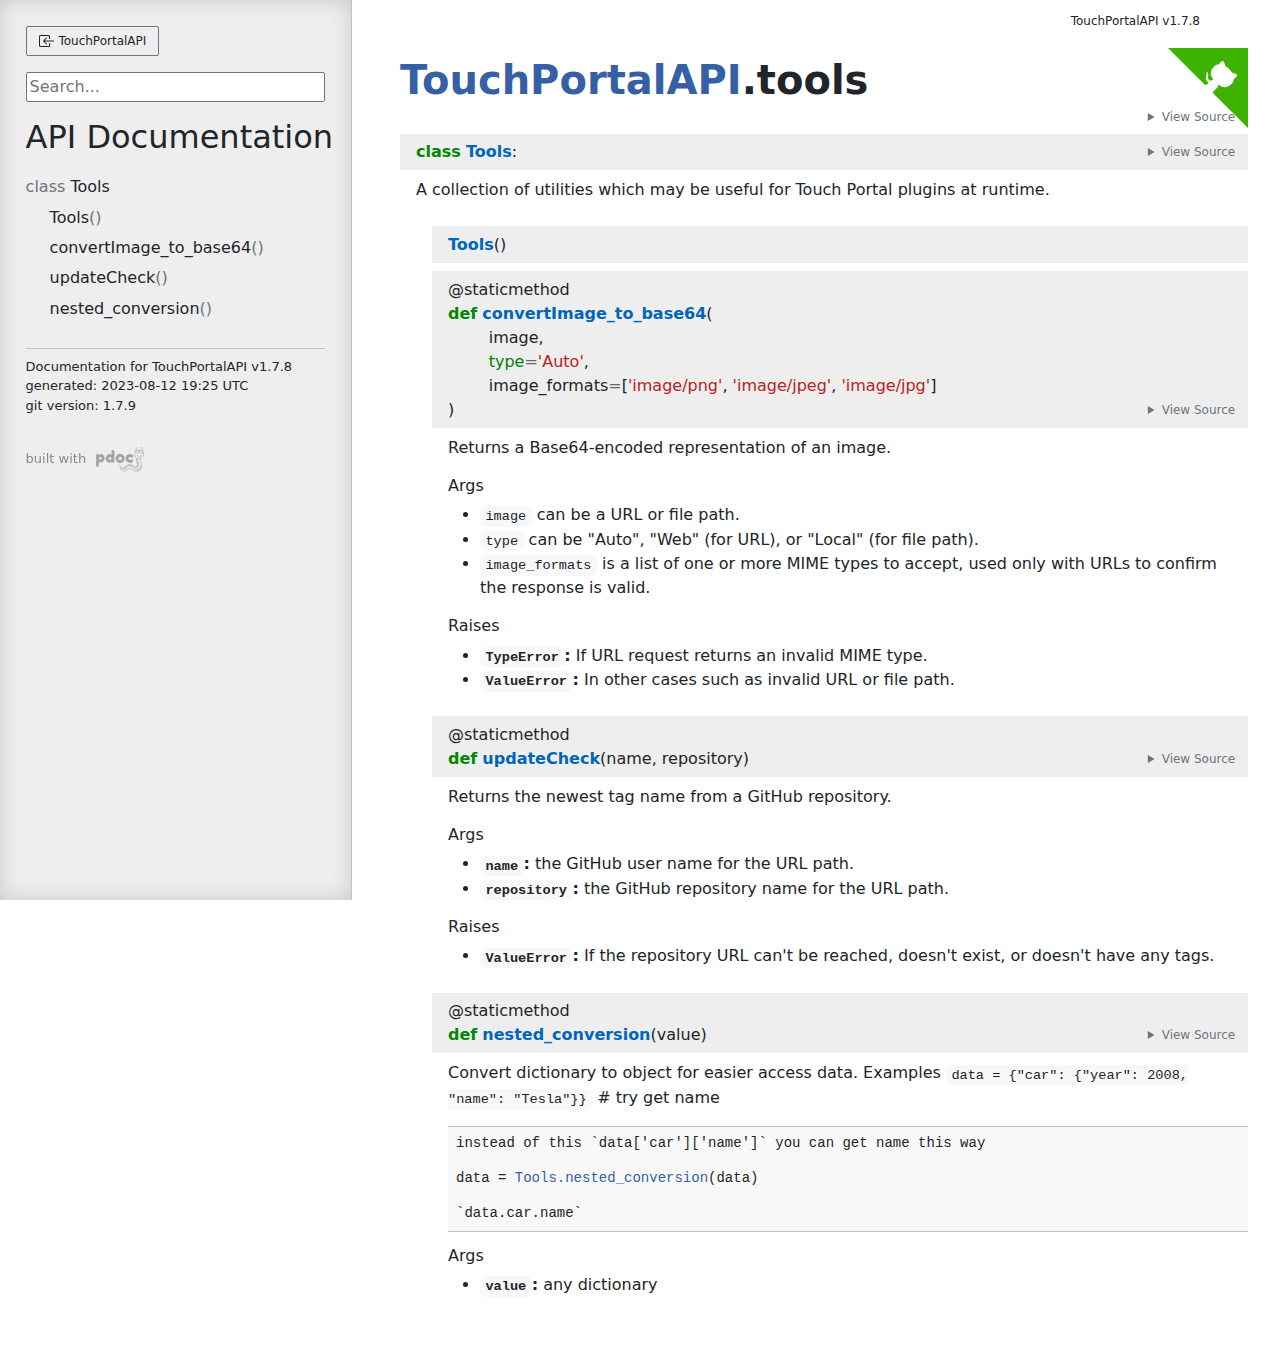
<file: docs/TouchPortalAPI/tools.html>
<!doctype html>
<html lang="en">
<head>
    <meta charset="utf-8">
    <meta name="viewport" content="width=device-width, initial-scale=1">
    <meta name="generator" content="pdoc 12.0.2"/>
    <title>TouchPortalAPI.tools API documentation</title>

    <style>/*! * Bootstrap Reboot v5.0.0 (https://getbootstrap.com/) * Copyright 2011-2021 The Bootstrap Authors * Copyright 2011-2021 Twitter, Inc. * Licensed under MIT (https://github.com/twbs/bootstrap/blob/main/LICENSE) * Forked from Normalize.css, licensed MIT (https://github.com/necolas/normalize.css/blob/master/LICENSE.md) */*,::after,::before{box-sizing:border-box}@media (prefers-reduced-motion:no-preference){:root{scroll-behavior:smooth}}body{margin:0;font-family:system-ui,-apple-system,"Segoe UI",Roboto,"Helvetica Neue",Arial,"Noto Sans","Liberation Sans",sans-serif,"Apple Color Emoji","Segoe UI Emoji","Segoe UI Symbol","Noto Color Emoji";font-size:1rem;font-weight:400;line-height:1.5;color:#212529;background-color:#fff;-webkit-text-size-adjust:100%;-webkit-tap-highlight-color:transparent}hr{margin:1rem 0;color:inherit;background-color:currentColor;border:0;opacity:.25}hr:not([size]){height:1px}h1,h2,h3,h4,h5,h6{margin-top:0;margin-bottom:.5rem;font-weight:500;line-height:1.2}h1{font-size:calc(1.375rem + 1.5vw)}@media (min-width:1200px){h1{font-size:2.5rem}}h2{font-size:calc(1.325rem + .9vw)}@media (min-width:1200px){h2{font-size:2rem}}h3{font-size:calc(1.3rem + .6vw)}@media (min-width:1200px){h3{font-size:1.75rem}}h4{font-size:calc(1.275rem + .3vw)}@media (min-width:1200px){h4{font-size:1.5rem}}h5{font-size:1.25rem}h6{font-size:1rem}p{margin-top:0;margin-bottom:1rem}abbr[data-bs-original-title],abbr[title]{-webkit-text-decoration:underline dotted;text-decoration:underline dotted;cursor:help;-webkit-text-decoration-skip-ink:none;text-decoration-skip-ink:none}address{margin-bottom:1rem;font-style:normal;line-height:inherit}ol,ul{padding-left:2rem}dl,ol,ul{margin-top:0;margin-bottom:1rem}ol ol,ol ul,ul ol,ul ul{margin-bottom:0}dt{font-weight:700}dd{margin-bottom:.5rem;margin-left:0}blockquote{margin:0 0 1rem}b,strong{font-weight:bolder}small{font-size:.875em}mark{padding:.2em;background-color:#fcf8e3}sub,sup{position:relative;font-size:.75em;line-height:0;vertical-align:baseline}sub{bottom:-.25em}sup{top:-.5em}a{color:#0d6efd;text-decoration:underline}a:hover{color:#0a58ca}a:not([href]):not([class]),a:not([href]):not([class]):hover{color:inherit;text-decoration:none}code,kbd,pre,samp{font-family:SFMono-Regular,Menlo,Monaco,Consolas,"Liberation Mono","Courier New",monospace;font-size:1em;direction:ltr;unicode-bidi:bidi-override}pre{display:block;margin-top:0;margin-bottom:1rem;overflow:auto;font-size:.875em}pre code{font-size:inherit;color:inherit;word-break:normal}code{font-size:.875em;color:#d63384;word-wrap:break-word}a>code{color:inherit}kbd{padding:.2rem .4rem;font-size:.875em;color:#fff;background-color:#212529;border-radius:.2rem}kbd kbd{padding:0;font-size:1em;font-weight:700}figure{margin:0 0 1rem}img,svg{vertical-align:middle}table{caption-side:bottom;border-collapse:collapse}caption{padding-top:.5rem;padding-bottom:.5rem;color:#6c757d;text-align:left}th{text-align:inherit;text-align:-webkit-match-parent}tbody,td,tfoot,th,thead,tr{border-color:inherit;border-style:solid;border-width:0}label{display:inline-block}button{border-radius:0}button:focus:not(:focus-visible){outline:0}button,input,optgroup,select,textarea{margin:0;font-family:inherit;font-size:inherit;line-height:inherit}button,select{text-transform:none}[role=button]{cursor:pointer}select{word-wrap:normal}select:disabled{opacity:1}[list]::-webkit-calendar-picker-indicator{display:none}[type=button],[type=reset],[type=submit],button{-webkit-appearance:button}[type=button]:not(:disabled),[type=reset]:not(:disabled),[type=submit]:not(:disabled),button:not(:disabled){cursor:pointer}::-moz-focus-inner{padding:0;border-style:none}textarea{resize:vertical}fieldset{min-width:0;padding:0;margin:0;border:0}legend{float:left;width:100%;padding:0;margin-bottom:.5rem;font-size:calc(1.275rem + .3vw);line-height:inherit}@media (min-width:1200px){legend{font-size:1.5rem}}legend+*{clear:left}::-webkit-datetime-edit-day-field,::-webkit-datetime-edit-fields-wrapper,::-webkit-datetime-edit-hour-field,::-webkit-datetime-edit-minute,::-webkit-datetime-edit-month-field,::-webkit-datetime-edit-text,::-webkit-datetime-edit-year-field{padding:0}::-webkit-inner-spin-button{height:auto}[type=search]{outline-offset:-2px;-webkit-appearance:textfield}::-webkit-search-decoration{-webkit-appearance:none}::-webkit-color-swatch-wrapper{padding:0}::file-selector-button{font:inherit}::-webkit-file-upload-button{font:inherit;-webkit-appearance:button}output{display:inline-block}iframe{border:0}summary{display:list-item;cursor:pointer}progress{vertical-align:baseline}[hidden]{display:none!important}</style>
    <style>/*! syntax-highlighting.css *//*! pygments syntax highlighting */pre{line-height:125%;}td.linenos pre{color:#000000; background-color:#f0f0f0; padding-left:5px; padding-right:5px;}span.linenos{color:#000000; background-color:#f0f0f0; padding-left:5px; padding-right:5px;}td.linenos pre.special{color:#000000; background-color:#ffffc0; padding-left:5px; padding-right:5px;}span.linenos.special{color:#000000; background-color:#ffffc0; padding-left:5px; padding-right:5px;}.pdoc .hll{background-color:#ffffcc}.pdoc{background:#f8f8f8;}.pdoc .c{color:#408080; font-style:italic}.pdoc .err{border:1px solid #FF0000}.pdoc .k{color:#008000; font-weight:bold}.pdoc .o{color:#666666}.pdoc .ch{color:#408080; font-style:italic}.pdoc .cm{color:#408080; font-style:italic}.pdoc .cp{color:#BC7A00}.pdoc .cpf{color:#408080; font-style:italic}.pdoc .c1{color:#408080; font-style:italic}.pdoc .cs{color:#408080; font-style:italic}.pdoc .gd{color:#A00000}.pdoc .ge{font-style:italic}.pdoc .gr{color:#FF0000}.pdoc .gh{color:#000080; font-weight:bold}.pdoc .gi{color:#00A000}.pdoc .go{color:#888888}.pdoc .gp{color:#000080; font-weight:bold}.pdoc .gs{font-weight:bold}.pdoc .gu{color:#800080; font-weight:bold}.pdoc .gt{color:#0044DD}.pdoc .kc{color:#008000; font-weight:bold}.pdoc .kd{color:#008000; font-weight:bold}.pdoc .kn{color:#008000; font-weight:bold}.pdoc .kp{color:#008000}.pdoc .kr{color:#008000; font-weight:bold}.pdoc .kt{color:#B00040}.pdoc .m{color:#666666}.pdoc .s{color:#BA2121}.pdoc .na{color:#7D9029}.pdoc .nb{color:#008000}.pdoc .nc{color:#0000FF; font-weight:bold}.pdoc .no{color:#880000}.pdoc .nd{color:#AA22FF}.pdoc .ni{color:#999999; font-weight:bold}.pdoc .ne{color:#D2413A; font-weight:bold}.pdoc .nf{color:#0000FF}.pdoc .nl{color:#A0A000}.pdoc .nn{color:#0000FF; font-weight:bold}.pdoc .nt{color:#008000; font-weight:bold}.pdoc .nv{color:#19177C}.pdoc .ow{color:#AA22FF; font-weight:bold}.pdoc .w{color:#bbbbbb}.pdoc .mb{color:#666666}.pdoc .mf{color:#666666}.pdoc .mh{color:#666666}.pdoc .mi{color:#666666}.pdoc .mo{color:#666666}.pdoc .sa{color:#BA2121}.pdoc .sb{color:#BA2121}.pdoc .sc{color:#BA2121}.pdoc .dl{color:#BA2121}.pdoc .sd{color:#BA2121; font-style:italic}.pdoc .s2{color:#BA2121}.pdoc .se{color:#BB6622; font-weight:bold}.pdoc .sh{color:#BA2121}.pdoc .si{color:#BB6688; font-weight:bold}.pdoc .sx{color:#008000}.pdoc .sr{color:#BB6688}.pdoc .s1{color:#BA2121}.pdoc .ss{color:#19177C}.pdoc .bp{color:#008000}.pdoc .fm{color:#0000FF}.pdoc .vc{color:#19177C}.pdoc .vg{color:#19177C}.pdoc .vi{color:#19177C}.pdoc .vm{color:#19177C}.pdoc .il{color:#666666}@media (prefers-color-scheme:dark){		.pdoc .hll{background-color:#49483e}	.pdoc{background:#272822; color:#f8f8f2}	.pdoc .c{color:#75715e}	.pdoc .err{color:#960050; background-color:#1e0010}	.pdoc .k{color:#66d9ef}	.pdoc .l{color:#ae81ff}	.pdoc .n{color:#f8f8f2}	.pdoc .o{color:#f92672}	.pdoc .p{color:#f8f8f2}	.pdoc .ch{color:#75715e}	.pdoc .cm{color:#75715e}	.pdoc .cp{color:#75715e}	.pdoc .cpf{color:#75715e}	.pdoc .c1{color:#75715e}	.pdoc .cs{color:#75715e}	.pdoc .gd{color:#f92672}	.pdoc .ge{font-style:italic}	.pdoc .gi{color:#a6e22e}	.pdoc .go{color:#66d9ef}	.pdoc .gp{color:#f92672; font-weight:bold}	.pdoc .gs{font-weight:bold}	.pdoc .gu{color:#75715e}	.pdoc .kc{color:#66d9ef}	.pdoc .kd{color:#66d9ef}	.pdoc .kn{color:#f92672}	.pdoc .kp{color:#66d9ef}	.pdoc .kr{color:#66d9ef}	.pdoc .kt{color:#66d9ef}	.pdoc .ld{color:#e6db74}	.pdoc .m{color:#ae81ff}	.pdoc .s{color:#e6db74}	.pdoc .na{color:#a6e22e}	.pdoc .nb{color:#f8f8f2}	.pdoc .nc{color:#a6e22e}	.pdoc .no{color:#66d9ef}	.pdoc .nd{color:#a6e22e}	.pdoc .ni{color:#f8f8f2}	.pdoc .ne{color:#a6e22e}	.pdoc .nf{color:#a6e22e}	.pdoc .nl{color:#f8f8f2}	.pdoc .nn{color:#f8f8f2}	.pdoc .nx{color:#a6e22e}	.pdoc .py{color:#f8f8f2}	.pdoc .nt{color:#f92672}	.pdoc .nv{color:#f8f8f2}	.pdoc .ow{color:#f92672}	.pdoc .w{color:#f8f8f2}	.pdoc .mb{color:#ae81ff}	.pdoc .mf{color:#ae81ff}	.pdoc .mh{color:#ae81ff}	.pdoc .mi{color:#ae81ff}	.pdoc .mo{color:#ae81ff}	.pdoc .sa{color:#e6db74}	.pdoc .sb{color:#e6db74}	.pdoc .sc{color:#e6db74}	.pdoc .dl{color:#e6db74}	.pdoc .sd{color:#e6db74}	.pdoc .s2{color:#e6db74}	.pdoc .se{color:#ae81ff}	.pdoc .sh{color:#e6db74}	.pdoc .si{color:#e6db74}	.pdoc .sx{color:#e6db74}	.pdoc .sr{color:#e6db74}	.pdoc .s1{color:#e6db74}	.pdoc .ss{color:#e6db74}	.pdoc .bp{color:#f8f8f2}	.pdoc .fm{color:#a6e22e}	.pdoc .vc{color:#f8f8f2}	.pdoc .vg{color:#f8f8f2}	.pdoc .vi{color:#f8f8f2}	.pdoc .vm{color:#f8f8f2}	.pdoc .il{color:#ae81ff}}</style>
    <style>/*! theme.css */:root{--pdoc-background:#fff;}.pdoc{--text:#212529;--muted:#6c757d;--link:#3660a5;--link-hover:#1659c5;--code:#f8f8f8;--active:#fff598;--accent:#eee;--accent2:#c1c1c1;--nav-hover:rgba(255, 255, 255, 0.5);--name:#0066BB;--def:#008800;--annotation:#007020;}</style>
    <style>@media (prefers-color-scheme:dark){:root{--pdoc-background:#212529;}.pdoc{--text:#f7f7f7;--muted:#9d9d9d;--link:#58a6ff;--link-hover:#3989ff;--code:#333;--active:#555;--accent:#343434;--accent2:#555;--nav-hover:rgba(0, 0, 0, 0.1);--name:#77C1FF;--def:#0cdd0c;--annotation:#00c037;}}</style>
    <style>/*! layout.css */html, body{width:100%;height:100%;}html, main{scroll-behavior:smooth;}body{background-color:var(--pdoc-background);}@media (max-width:769px){#navtoggle{cursor:pointer;position:absolute;width:50px;height:40px;top:1rem;right:1rem;border-color:var(--text);color:var(--text);display:flex;opacity:0.8;}#navtoggle:hover{opacity:1;}#togglestate + div{display:none;}#togglestate:checked + div{display:inherit;}main, header{padding:2rem 3vw;}header + main{margin-top:-3rem;}.git-button{display:none !important;}nav input[type="search"]{max-width:77%;}nav input[type="search"]:first-child{margin-top:-6px;}nav input[type="search"]:valid ~ *{display:none !important;}}@media (min-width:770px){:root{--sidebar-width:clamp(12.5rem, 28vw, 22rem);}nav{position:fixed;overflow:auto;height:100vh;width:var(--sidebar-width);}main, header{padding:3rem 2rem 3rem calc(var(--sidebar-width) + 3rem);width:calc(54rem + var(--sidebar-width));max-width:100%;}header + main{margin-top:-4rem;}#navtoggle{display:none;}}#togglestate{position:absolute;height:0;opacity:0;}nav.pdoc{--pad:clamp(0.5rem, 2vw, 1.75rem);--indent:1.5rem;background-color:var(--accent);border-right:1px solid var(--accent2);box-shadow:0 0 20px rgba(50, 50, 50, .2) inset;padding:0 0 0 var(--pad);overflow-wrap:anywhere;scrollbar-width:thin; scrollbar-color:var(--accent2) transparent }nav.pdoc::-webkit-scrollbar{width:.4rem; }nav.pdoc::-webkit-scrollbar-thumb{background-color:var(--accent2); }nav.pdoc > div{padding:var(--pad) 0;}nav.pdoc .module-list-button{display:inline-flex;align-items:center;color:var(--text);border-color:var(--muted);margin-bottom:1rem;}nav.pdoc .module-list-button:hover{border-color:var(--text);}nav.pdoc input[type=search]{display:block;outline-offset:0;width:calc(100% - var(--pad));}nav.pdoc .logo{max-width:calc(100% - var(--pad));max-height:35vh;display:block;margin:0 auto 1rem;transform:translate(calc(-.5 * var(--pad)), 0);}nav.pdoc ul{list-style:none;padding-left:0;}nav.pdoc > div > ul{margin-left:calc(0px - var(--pad));}nav.pdoc li a{padding:.2rem 0 .2rem calc(var(--pad) + var(--indent));}nav.pdoc > div > ul > li > a{padding-left:var(--pad);}nav.pdoc li{transition:all 100ms;}nav.pdoc li:hover{background-color:var(--nav-hover);}nav.pdoc a, nav.pdoc a:hover{color:var(--text);}nav.pdoc a{display:block;}nav.pdoc > h2:first-of-type{margin-top:1.5rem;}nav.pdoc .class:before{content:"class ";color:var(--muted);}nav.pdoc .function:after{content:"()";color:var(--muted);}nav.pdoc footer:before{content:"";display:block;width:calc(100% - var(--pad));border-top:solid var(--accent2) 1px;margin-top:1.5rem;padding-top:.5rem;}nav.pdoc footer{font-size:small;}</style>
    <style>.version_header{font-size:.75rem;float:right;margin-top:-3em;margin-right:4em;}nav.pdoc a.inline{display:inline-block;}.module-list-button:not([href$='.html']){display:none !important;}@media (min-width:770px){main, header{width:auto !important;}}@media (max-width:769px){#navtoggle{top:.5rem !important;right:3rem !important;}nav.pdoc input[type=search]{width:calc(100% - 70px - 3rem);}.version_header{float:left;margin-top:-2em;}}</style>
    <style>/*! content.css */.pdoc{color:var(--text);box-sizing:border-box;line-height:1.5;background:none;}.pdoc .pdoc-button{display:inline-block;border:solid black 1px;border-radius:2px;font-size:.75rem;padding:calc(0.5em - 1px) 1em;transition:100ms all;}.pdoc .pdoc-alert{padding:1rem 1rem 1rem calc(1.5rem + 24px);border:1px solid transparent;border-radius:.25rem;background-repeat:no-repeat;background-position:1rem center;margin-bottom:1rem;}.pdoc .pdoc-alert > *:last-child{margin-bottom:0;}.pdoc .pdoc-alert-note {color:#084298;background-color:#cfe2ff;border-color:#b6d4fe;background-image:url("data:image/svg+xml,%3Csvg%20xmlns%3D%22http%3A//www.w3.org/2000/svg%22%20width%3D%2224%22%20height%3D%2224%22%20fill%3D%22%23084298%22%20viewBox%3D%220%200%2016%2016%22%3E%3Cpath%20d%3D%22M8%2016A8%208%200%201%200%208%200a8%208%200%200%200%200%2016zm.93-9.412-1%204.705c-.07.34.029.533.304.533.194%200%20.487-.07.686-.246l-.088.416c-.287.346-.92.598-1.465.598-.703%200-1.002-.422-.808-1.319l.738-3.468c.064-.293.006-.399-.287-.47l-.451-.081.082-.381%202.29-.287zM8%205.5a1%201%200%201%201%200-2%201%201%200%200%201%200%202z%22/%3E%3C/svg%3E");}.pdoc .pdoc-alert-warning{color:#664d03;background-color:#fff3cd;border-color:#ffecb5;background-image:url("data:image/svg+xml,%3Csvg%20xmlns%3D%22http%3A//www.w3.org/2000/svg%22%20width%3D%2224%22%20height%3D%2224%22%20fill%3D%22%23664d03%22%20viewBox%3D%220%200%2016%2016%22%3E%3Cpath%20d%3D%22M8.982%201.566a1.13%201.13%200%200%200-1.96%200L.165%2013.233c-.457.778.091%201.767.98%201.767h13.713c.889%200%201.438-.99.98-1.767L8.982%201.566zM8%205c.535%200%20.954.462.9.995l-.35%203.507a.552.552%200%200%201-1.1%200L7.1%205.995A.905.905%200%200%201%208%205zm.002%206a1%201%200%201%201%200%202%201%201%200%200%201%200-2z%22/%3E%3C/svg%3E");}.pdoc .pdoc-alert-danger{color:#842029;background-color:#f8d7da;border-color:#f5c2c7;background-image:url("data:image/svg+xml,%3Csvg%20xmlns%3D%22http%3A//www.w3.org/2000/svg%22%20width%3D%2224%22%20height%3D%2224%22%20fill%3D%22%23842029%22%20viewBox%3D%220%200%2016%2016%22%3E%3Cpath%20d%3D%22M5.52.359A.5.5%200%200%201%206%200h4a.5.5%200%200%201%20.474.658L8.694%206H12.5a.5.5%200%200%201%20.395.807l-7%209a.5.5%200%200%201-.873-.454L6.823%209.5H3.5a.5.5%200%200%201-.48-.641l2.5-8.5z%22/%3E%3C/svg%3E");}.pdoc .visually-hidden{position:absolute !important;width:1px !important;height:1px !important;padding:0 !important;margin:-1px !important;overflow:hidden !important;clip:rect(0, 0, 0, 0) !important;white-space:nowrap !important;border:0 !important;}.pdoc h1, .pdoc h2, .pdoc h3{font-weight:300;margin:.3em 0;padding:.2em 0;}.pdoc > section:not(.module-info) h1{font-size:1.5rem;font-weight:500;}.pdoc > section:not(.module-info) h2{font-size:1.4rem;font-weight:500;}.pdoc > section:not(.module-info) h3{font-size:1.3rem;font-weight:500;}.pdoc > section:not(.module-info) h4{font-size:1.2rem;}.pdoc > section:not(.module-info) h5{font-size:1.1rem;}.pdoc a{text-decoration:none;color:var(--link);}.pdoc a:hover{color:var(--link-hover);}.pdoc blockquote{margin-left:2rem;}.pdoc pre{border-top:1px solid var(--accent2);border-bottom:1px solid var(--accent2);margin-top:0;margin-bottom:1em;padding:.5rem 0 .5rem .5rem;overflow-x:auto;background-color:var(--code);}.pdoc code{color:var(--text);padding:.2em .4em;margin:0;font-size:85%;background-color:var(--code);border-radius:6px;}.pdoc a > code{color:inherit;}.pdoc pre > code{display:inline-block;font-size:inherit;background:none;border:none;padding:0;}.pdoc > section:not(.module-info){margin-bottom:1.5rem;}.pdoc .modulename{margin-top:0;font-weight:bold;}.pdoc .modulename a{color:var(--link);transition:100ms all;}.pdoc .git-button{float:right;border:solid var(--link) 1px;}.pdoc .git-button:hover{background-color:var(--link);color:var(--pdoc-background);}.view-source-toggle-state,.view-source-toggle-state ~ .pdoc-code{display:none;}.view-source-toggle-state:checked ~ .pdoc-code{display:block;}.view-source-button{display:inline-block;float:right;font-size:.75rem;line-height:1.5rem;color:var(--muted);padding:0 .4rem 0 1.3rem;cursor:pointer;text-indent:-2px;}.view-source-button > span{visibility:hidden;}.module-info .view-source-button{float:none;display:flex;justify-content:flex-end;margin:-1.2rem .4rem -.2rem 0;}.view-source-button::before{position:absolute;content:"View Source";display:list-item;list-style-type:disclosure-closed;}.view-source-toggle-state:checked ~ .attr .view-source-button::before,.view-source-toggle-state:checked ~ .view-source-button::before{list-style-type:disclosure-open;}.pdoc .docstring{margin-bottom:1.5rem;}.pdoc section:not(.module-info) .docstring{margin-left:clamp(0rem, 5vw - 2rem, 1rem);}.pdoc .docstring .pdoc-code{margin-left:1em;margin-right:1em;}.pdoc h1:target,.pdoc h2:target,.pdoc h3:target,.pdoc h4:target,.pdoc h5:target,.pdoc h6:target,.pdoc .pdoc-code > pre > span:target{background-color:var(--active);box-shadow:-1rem 0 0 0 var(--active);}.pdoc .pdoc-code > pre > span:target{display:block;}.pdoc div:target > .attr,.pdoc section:target > .attr,.pdoc dd:target > a{background-color:var(--active);}.pdoc *{scroll-margin:2rem;}.pdoc .pdoc-code .linenos{user-select:none;}.pdoc .attr:hover{filter:contrast(0.95);}.pdoc section, .pdoc .classattr{position:relative;}.pdoc .headerlink{--width:clamp(1rem, 3vw, 2rem);position:absolute;top:0;left:calc(0rem - var(--width));transition:all 100ms ease-in-out;opacity:0;}.pdoc .headerlink::before{content:"#";display:block;text-align:center;width:var(--width);height:2.3rem;line-height:2.3rem;font-size:1.5rem;}.pdoc .attr:hover ~ .headerlink,.pdoc *:target > .headerlink,.pdoc .headerlink:hover{opacity:1;}.pdoc .attr{display:block;margin:.5rem 0 .5rem;padding:.4rem .4rem .4rem 1rem;background-color:var(--accent);overflow-x:auto;}.pdoc .classattr{margin-left:2rem;}.pdoc .name{color:var(--name);font-weight:bold;}.pdoc .def{color:var(--def);font-weight:bold;}.pdoc .signature{background-color:transparent;}.pdoc .param, .pdoc .return-annotation{white-space:pre;}.pdoc .signature.multiline .param{display:block;}.pdoc .signature.condensed .param{display:inline-block;}.pdoc .annotation{color:var(--annotation);}.pdoc .inherited{margin-left:2rem;}.pdoc .inherited dt{font-weight:700;}.pdoc .inherited dt, .pdoc .inherited dd{display:inline;margin-left:0;margin-bottom:.5rem;}.pdoc .inherited dd:not(:last-child):after{content:", ";}.pdoc .inherited .class:before{content:"class ";}.pdoc .inherited .function a:after{content:"()";}.pdoc .search-result .docstring{overflow:auto;max-height:25vh;}.pdoc .search-result.focused > .attr{background-color:var(--active);}.pdoc .attribution{margin-top:2rem;display:block;opacity:0.5;transition:all 200ms;filter:grayscale(100%);}.pdoc .attribution:hover{opacity:1;filter:grayscale(0%);}.pdoc .attribution img{margin-left:5px;height:35px;vertical-align:middle;width:70px;transition:all 200ms;}.pdoc table{display:block;width:max-content;max-width:100%;overflow:auto;margin-bottom:1rem;}.pdoc table th{font-weight:600;}.pdoc table th, .pdoc table td{padding:6px 13px;border:1px solid var(--accent2);}</style>
    <style>.pdoc .attribution{font-size:small;}.pdoc .attribution img{height:25px; width:auto;}</style>
    <style>/*! custom.css */</style></head>
<body>
    <nav class="pdoc">
        <label id="navtoggle" for="togglestate" class="pdoc-button"><svg xmlns='http://www.w3.org/2000/svg' viewBox='0 0 30 30'><path stroke-linecap='round' stroke="currentColor" stroke-miterlimit='10' stroke-width='2' d='M4 7h22M4 15h22M4 23h22'/></svg></label>
        <input id="togglestate" type="checkbox" aria-hidden="true" tabindex="-1">
        <div>            <a class="pdoc-button module-list-button" href="../TouchPortalAPI.html">
<svg xmlns="http://www.w3.org/2000/svg" width="16" height="16" fill="currentColor" class="bi bi-box-arrow-in-left" viewBox="0 0 16 16">
  <path fill-rule="evenodd" d="M10 3.5a.5.5 0 0 0-.5-.5h-8a.5.5 0 0 0-.5.5v9a.5.5 0 0 0 .5.5h8a.5.5 0 0 0 .5-.5v-2a.5.5 0 0 1 1 0v2A1.5 1.5 0 0 1 9.5 14h-8A1.5 1.5 0 0 1 0 12.5v-9A1.5 1.5 0 0 1 1.5 2h8A1.5 1.5 0 0 1 11 3.5v2a.5.5 0 0 1-1 0v-2z"/>
  <path fill-rule="evenodd" d="M4.146 8.354a.5.5 0 0 1 0-.708l3-3a.5.5 0 1 1 .708.708L5.707 7.5H14.5a.5.5 0 0 1 0 1H5.707l2.147 2.146a.5.5 0 0 1-.708.708l-3-3z"/>
</svg>                &nbsp;TouchPortalAPI</a>


            <input type="search" placeholder="Search..." role="searchbox" aria-label="search"
                   pattern=".+" required>



        <h2>API Documentation</h2>
            <ul class="memberlist">
            <li>
                    <a class="class" href="#Tools">Tools</a>
                            <ul class="memberlist">
                        <li>
                                <a class="function" href="#Tools.__init__">Tools</a>
                        </li>
                        <li>
                                <a class="function" href="#Tools.convertImage_to_base64">convertImage_to_base64</a>
                        </li>
                        <li>
                                <a class="function" href="#Tools.updateCheck">updateCheck</a>
                        </li>
                        <li>
                                <a class="function" href="#Tools.nested_conversion">nested_conversion</a>
                        </li>
                </ul>

            </li>
    </ul>


    <footer>Documentation for TouchPortalAPI v1.7.8<br/>generated: 2023-08-12 19:25 UTC<br/>git version: <a href='https://github.com/KillerBOSS2019/TouchPortal-API/commit/1.7.9' class='inline' target='_blank'>1.7.9</a><br/></footer>

        <a class="attribution" title="pdoc: Python API documentation generator" href="https://pdoc.dev" target="_blank">
            built with <span class="visually-hidden">pdoc</span><img
                alt="pdoc logo"
                src="data:image/svg+xml,%3Csvg%20xmlns%3D%22http%3A//www.w3.org/2000/svg%22%20role%3D%22img%22%20aria-label%3D%22pdoc%20logo%22%20width%3D%22300%22%20height%3D%22150%22%20viewBox%3D%22-1%200%2060%2030%22%3E%3Ctitle%3Epdoc%3C/title%3E%3Cpath%20d%3D%22M29.621%2021.293c-.011-.273-.214-.475-.511-.481a.5.5%200%200%200-.489.503l-.044%201.393c-.097.551-.695%201.215-1.566%201.704-.577.428-1.306.486-2.193.182-1.426-.617-2.467-1.654-3.304-2.487l-.173-.172a3.43%203.43%200%200%200-.365-.306.49.49%200%200%200-.286-.196c-1.718-1.06-4.931-1.47-7.353.191l-.219.15c-1.707%201.187-3.413%202.131-4.328%201.03-.02-.027-.49-.685-.141-1.763.233-.721.546-2.408.772-4.076.042-.09.067-.187.046-.288.166-1.347.277-2.625.241-3.351%201.378-1.008%202.271-2.586%202.271-4.362%200-.976-.272-1.935-.788-2.774-.057-.094-.122-.18-.184-.268.033-.167.052-.339.052-.516%200-1.477-1.202-2.679-2.679-2.679-.791%200-1.496.352-1.987.9a6.3%206.3%200%200%200-1.001.029c-.492-.564-1.207-.929-2.012-.929-1.477%200-2.679%201.202-2.679%202.679A2.65%202.65%200%200%200%20.97%206.554c-.383.747-.595%201.572-.595%202.41%200%202.311%201.507%204.29%203.635%205.107-.037.699-.147%202.27-.423%203.294l-.137.461c-.622%202.042-2.515%208.257%201.727%2010.643%201.614.908%203.06%201.248%204.317%201.248%202.665%200%204.492-1.524%205.322-2.401%201.476-1.559%202.886-1.854%206.491.82%201.877%201.393%203.514%201.753%204.861%201.068%202.223-1.713%202.811-3.867%203.399-6.374.077-.846.056-1.469.054-1.537zm-4.835%204.313c-.054.305-.156.586-.242.629-.034-.007-.131-.022-.307-.157-.145-.111-.314-.478-.456-.908.221.121.432.25.675.355.115.039.219.051.33.081zm-2.251-1.238c-.05.33-.158.648-.252.694-.022.001-.125-.018-.307-.157-.217-.166-.488-.906-.639-1.573.358.344.754.693%201.198%201.036zm-3.887-2.337c-.006-.116-.018-.231-.041-.342.635.145%201.189.368%201.599.625.097.231.166.481.174.642-.03.049-.055.101-.067.158-.046.013-.128.026-.298.004-.278-.037-.901-.57-1.367-1.087zm-1.127-.497c.116.306.176.625.12.71-.019.014-.117.045-.345.016-.206-.027-.604-.332-.986-.695.41-.051.816-.056%201.211-.031zm-4.535%201.535c.209.22.379.47.358.598-.006.041-.088.138-.351.234-.144.055-.539-.063-.979-.259a11.66%2011.66%200%200%200%20.972-.573zm.983-.664c.359-.237.738-.418%201.126-.554.25.237.479.548.457.694-.006.042-.087.138-.351.235-.174.064-.694-.105-1.232-.375zm-3.381%201.794c-.022.145-.061.29-.149.401-.133.166-.358.248-.69.251h-.002c-.133%200-.306-.26-.45-.621.417.091.854.07%201.291-.031zm-2.066-8.077a4.78%204.78%200%200%201-.775-.584c.172-.115.505-.254.88-.378l-.105.962zm-.331%202.302a10.32%2010.32%200%200%201-.828-.502c.202-.143.576-.328.984-.49l-.156.992zm-.45%202.157l-.701-.403c.214-.115.536-.249.891-.376a11.57%2011.57%200%200%201-.19.779zm-.181%201.716c.064.398.194.702.298.893-.194-.051-.435-.162-.736-.398.061-.119.224-.3.438-.495zM8.87%204.141c0%20.152-.123.276-.276.276s-.275-.124-.275-.276.123-.276.276-.276.275.124.275.276zm-.735-.389a1.15%201.15%200%200%200-.314.783%201.16%201.16%200%200%200%201.162%201.162c.457%200%20.842-.27%201.032-.653.026.117.042.238.042.362a1.68%201.68%200%200%201-1.679%201.679%201.68%201.68%200%200%201-1.679-1.679c0-.843.626-1.535%201.436-1.654zM5.059%205.406A1.68%201.68%200%200%201%203.38%207.085a1.68%201.68%200%200%201-1.679-1.679c0-.037.009-.072.011-.109.21.3.541.508.935.508a1.16%201.16%200%200%200%201.162-1.162%201.14%201.14%200%200%200-.474-.912c.015%200%20.03-.005.045-.005.926.001%201.679.754%201.679%201.68zM3.198%204.141c0%20.152-.123.276-.276.276s-.275-.124-.275-.276.123-.276.276-.276.275.124.275.276zM1.375%208.964c0-.52.103-1.035.288-1.52.466.394%201.06.64%201.717.64%201.144%200%202.116-.725%202.499-1.738.383%201.012%201.355%201.738%202.499%201.738.867%200%201.631-.421%202.121-1.062.307.605.478%201.267.478%201.942%200%202.486-2.153%204.51-4.801%204.51s-4.801-2.023-4.801-4.51zm24.342%2019.349c-.985.498-2.267.168-3.813-.979-3.073-2.281-5.453-3.199-7.813-.705-1.315%201.391-4.163%203.365-8.423.97-3.174-1.786-2.239-6.266-1.261-9.479l.146-.492c.276-1.02.395-2.457.444-3.268a6.11%206.11%200%200%200%201.18.115%206.01%206.01%200%200%200%202.536-.562l-.006.175c-.802.215-1.848.612-2.021%201.25-.079.295.021.601.274.837.219.203.415.364.598.501-.667.304-1.243.698-1.311%201.179-.02.144-.022.507.393.787.213.144.395.26.564.365-1.285.521-1.361.96-1.381%201.126-.018.142-.011.496.427.746l.854.489c-.473.389-.971.914-.999%201.429-.018.278.095.532.316.713.675.556%201.231.721%201.653.721.059%200%20.104-.014.158-.02.207.707.641%201.64%201.513%201.64h.013c.8-.008%201.236-.345%201.462-.626.173-.216.268-.457.325-.692.424.195.93.374%201.372.374.151%200%20.294-.021.423-.068.732-.27.944-.704.993-1.021.009-.061.003-.119.002-.179.266.086.538.147.789.147.15%200%20.294-.021.423-.069.542-.2.797-.489.914-.754.237.147.478.258.704.288.106.014.205.021.296.021.356%200%20.595-.101.767-.229.438.435%201.094.992%201.656%201.067.106.014.205.021.296.021a1.56%201.56%200%200%200%20.323-.035c.17.575.453%201.289.866%201.605.358.273.665.362.914.362a.99.99%200%200%200%20.421-.093%201.03%201.03%200%200%200%20.245-.164c.168.428.39.846.68%201.068.358.273.665.362.913.362a.99.99%200%200%200%20.421-.093c.317-.148.512-.448.639-.762.251.157.495.257.726.257.127%200%20.25-.024.37-.071.427-.17.706-.617.841-1.314.022-.015.047-.022.068-.038.067-.051.133-.104.196-.159-.443%201.486-1.107%202.761-2.086%203.257zM8.66%209.925a.5.5%200%201%200-1%200c0%20.653-.818%201.205-1.787%201.205s-1.787-.552-1.787-1.205a.5.5%200%201%200-1%200c0%201.216%201.25%202.205%202.787%202.205s2.787-.989%202.787-2.205zm4.4%2015.965l-.208.097c-2.661%201.258-4.708%201.436-6.086.527-1.542-1.017-1.88-3.19-1.844-4.198a.4.4%200%200%200-.385-.414c-.242-.029-.406.164-.414.385-.046%201.249.367%203.686%202.202%204.896.708.467%201.547.7%202.51.7%201.248%200%202.706-.392%204.362-1.174l.185-.086a.4.4%200%200%200%20.205-.527c-.089-.204-.326-.291-.527-.206zM9.547%202.292c.093.077.205.114.317.114a.5.5%200%200%200%20.318-.886L8.817.397a.5.5%200%200%200-.703.068.5.5%200%200%200%20.069.703l1.364%201.124zm-7.661-.065c.086%200%20.173-.022.253-.068l1.523-.893a.5.5%200%200%200-.506-.863l-1.523.892a.5.5%200%200%200-.179.685c.094.158.261.247.432.247z%22%20transform%3D%22matrix%28-1%200%200%201%2058%200%29%22%20fill%3D%22%233bb300%22/%3E%3Cpath%20d%3D%22M.3%2021.86V10.18q0-.46.02-.68.04-.22.18-.5.28-.54%201.34-.54%201.06%200%201.42.28.38.26.44.78.76-1.04%202.38-1.04%201.64%200%203.1%201.54%201.46%201.54%201.46%203.58%200%202.04-1.46%203.58-1.44%201.54-3.08%201.54-1.64%200-2.38-.92v4.04q0%20.46-.04.68-.02.22-.18.5-.14.3-.5.42-.36.12-.98.12-.62%200-1-.12-.36-.12-.52-.4-.14-.28-.18-.5-.02-.22-.02-.68zm3.96-9.42q-.46.54-.46%201.18%200%20.64.46%201.18.48.52%201.2.52.74%200%201.24-.52.52-.52.52-1.18%200-.66-.48-1.18-.48-.54-1.26-.54-.76%200-1.22.54zm14.741-8.36q.16-.3.54-.42.38-.12%201-.12.64%200%201.02.12.38.12.52.42.16.3.18.54.04.22.04.68v11.94q0%20.46-.04.7-.02.22-.18.5-.3.54-1.7.54-1.38%200-1.54-.98-.84.96-2.34.96-1.8%200-3.28-1.56-1.48-1.58-1.48-3.66%200-2.1%201.48-3.68%201.5-1.58%203.28-1.58%201.48%200%202.3%201v-4.2q0-.46.02-.68.04-.24.18-.52zm-3.24%2010.86q.52.54%201.26.54.74%200%201.22-.54.5-.54.5-1.18%200-.66-.48-1.22-.46-.56-1.26-.56-.8%200-1.28.56-.48.54-.48%201.2%200%20.66.52%201.2zm7.833-1.2q0-2.4%201.68-3.96%201.68-1.56%203.84-1.56%202.16%200%203.82%201.56%201.66%201.54%201.66%203.94%200%201.66-.86%202.96-.86%201.28-2.1%201.9-1.22.6-2.54.6-1.32%200-2.56-.64-1.24-.66-2.1-1.92-.84-1.28-.84-2.88zm4.18%201.44q.64.48%201.3.48.66%200%201.32-.5.66-.5.66-1.48%200-.98-.62-1.46-.62-.48-1.34-.48-.72%200-1.34.5-.62.5-.62%201.48%200%20.96.64%201.46zm11.412-1.44q0%20.84.56%201.32.56.46%201.18.46.64%200%201.18-.36.56-.38.9-.38.6%200%201.46%201.06.46.58.46%201.04%200%20.76-1.1%201.42-1.14.8-2.8.8-1.86%200-3.58-1.34-.82-.64-1.34-1.7-.52-1.08-.52-2.36%200-1.3.52-2.34.52-1.06%201.34-1.7%201.66-1.32%203.54-1.32.76%200%201.48.22.72.2%201.06.4l.32.2q.36.24.56.38.52.4.52.92%200%20.5-.42%201.14-.72%201.1-1.38%201.1-.38%200-1.08-.44-.36-.34-1.04-.34-.66%200-1.24.48-.58.48-.58%201.34z%22%20fill%3D%22green%22/%3E%3C/svg%3E"/>
        </a>
</div>
    </nav>
    <main class="pdoc">
            <section class="module-info">
        <div class="version_header">TouchPortalAPI v1.7.8</div>
<a href="https://github.com/KillerBOSS2019/TouchPortal-API/blob/main/TouchPortalAPI/tools.py" target="_blank" class="github-corner" title="View the latest source on GitHub" aria-label="View source on GitHub">
    <svg width="80" height="80" viewBox="0 0 250 250" style="fill:#3bb300; color:#fff; position: absolute; top: 0; border: 0; right: 0;" aria-hidden="true" class="corner-svg">
        <path d="M0,0 L115,115 L130,115 L142,142 L250,250 L250,0 Z"></path>
        <path d="M128.3,109.0 C113.8,99.7 119.0,89.6 119.0,89.6 C122.0,82.7 120.5,78.6 120.5,78.6 C119.2,72.0 123.4,76.3 123.4,76.3 C127.3,80.9 125.5,87.3 125.5,87.3 C122.9,97.6 130.6,101.9 134.4,103.2"
              fill="currentColor" style="transform-origin: 130px 106px;" class="octo-arm"></path>
        <path d="M115.0,115.0 C114.9,115.1 118.7,116.5 119.8,115.4 L133.7,101.6 C136.9,99.2 139.9,98.4 142.2,98.6 C133.8,88.0 127.5,74.4 143.8,58.0 C148.5,53.4 154.0,51.2 159.7,51.0 C160.3,49.4 163.2,43.6 171.4,40.1 C171.4,40.1 176.1,42.5 178.8,56.2 C183.1,58.6 187.2,61.8 190.9,65.4 C194.5,69.0 197.7,73.2 200.1,77.6 C213.8,80.2 216.3,84.9 216.3,84.9 C212.7,93.1 206.9,96.0 205.4,96.6 C205.1,102.4 203.0,107.8 198.3,112.5 C181.9,128.9 168.3,122.5 157.7,114.1 C157.9,116.9 156.7,120.9 152.7,124.9 L141.0,136.5 C139.8,137.7 141.6,141.9 141.8,141.8 Z"
              fill="currentColor" class="octo-body"></path>
    </svg>
</a>
<style>
    .corner-svg {
        width: 80px;
        height: 80px;
    }
    .github-corner:hover .octo-arm { animation: octocat-wave 560ms ease-in-out }
    @keyframes octocat-wave {
        0%, 100% { transform: rotate(0) }
        20%, 60% { transform: rotate(-25deg) }
        40%, 80% { transform: rotate(10deg) }
    }
    @media (max-width: 769px) {
        .corner-svg {
            width: 50px;
            height: 50px;
        }
    }
</style>                    <h1 class="modulename">
<a href="./../TouchPortalAPI.html">TouchPortalAPI</a><wbr>.tools    </h1>

                
                        <input id="tools-view-source" class="view-source-toggle-state" type="checkbox" aria-hidden="true" tabindex="-1">

                        <label class="view-source-button" for="tools-view-source"><span>View Source</span></label>

                        <div class="pdoc-code codehilite"><pre><span></span><span id="L-1"><a href="#L-1"><span class="linenos">  1</span></a><span class="n">__copyright__</span> <span class="o">=</span> <span class="s2">&quot;&quot;&quot;</span>
</span><span id="L-2"><a href="#L-2"><span class="linenos">  2</span></a><span class="s2">    This file is part of the TouchPortal-API project.</span>
</span><span id="L-3"><a href="#L-3"><span class="linenos">  3</span></a><span class="s2">    Copyright (c) TouchPortal-API Developers/Contributors</span>
</span><span id="L-4"><a href="#L-4"><span class="linenos">  4</span></a><span class="s2">    Copyright (C) 2021 DamienS</span>
</span><span id="L-5"><a href="#L-5"><span class="linenos">  5</span></a><span class="s2">    All rights reserved.</span>
</span><span id="L-6"><a href="#L-6"><span class="linenos">  6</span></a>
</span><span id="L-7"><a href="#L-7"><span class="linenos">  7</span></a><span class="s2">    This program is free software: you can redistribute it and/or modify</span>
</span><span id="L-8"><a href="#L-8"><span class="linenos">  8</span></a><span class="s2">    it under the terms of the GNU General Public License as published by</span>
</span><span id="L-9"><a href="#L-9"><span class="linenos">  9</span></a><span class="s2">    the Free Software Foundation, either version 3 of the License, or</span>
</span><span id="L-10"><a href="#L-10"><span class="linenos"> 10</span></a><span class="s2">    (at your option) any later version.</span>
</span><span id="L-11"><a href="#L-11"><span class="linenos"> 11</span></a>
</span><span id="L-12"><a href="#L-12"><span class="linenos"> 12</span></a><span class="s2">    This program is distributed in the hope that it will be useful,</span>
</span><span id="L-13"><a href="#L-13"><span class="linenos"> 13</span></a><span class="s2">    but WITHOUT ANY WARRANTY; without even the implied warranty of</span>
</span><span id="L-14"><a href="#L-14"><span class="linenos"> 14</span></a><span class="s2">    MERCHANTABILITY or FITNESS FOR A PARTICULAR PURPOSE.  See the</span>
</span><span id="L-15"><a href="#L-15"><span class="linenos"> 15</span></a><span class="s2">    GNU General Public License for more details.</span>
</span><span id="L-16"><a href="#L-16"><span class="linenos"> 16</span></a>
</span><span id="L-17"><a href="#L-17"><span class="linenos"> 17</span></a><span class="s2">    You should have received a copy of the GNU General Public License</span>
</span><span id="L-18"><a href="#L-18"><span class="linenos"> 18</span></a><span class="s2">    along with this program.  If not, see &lt;https://www.gnu.org/licenses/&gt;.</span>
</span><span id="L-19"><a href="#L-19"><span class="linenos"> 19</span></a><span class="s2">&quot;&quot;&quot;</span>
</span><span id="L-20"><a href="#L-20"><span class="linenos"> 20</span></a>
</span><span id="L-21"><a href="#L-21"><span class="linenos"> 21</span></a><span class="kn">import</span> <span class="nn">os</span>
</span><span id="L-22"><a href="#L-22"><span class="linenos"> 22</span></a><span class="kn">import</span> <span class="nn">base64</span>
</span><span id="L-23"><a href="#L-23"><span class="linenos"> 23</span></a><span class="kn">import</span> <span class="nn">requests</span>
</span><span id="L-24"><a href="#L-24"><span class="linenos"> 24</span></a><span class="kn">from</span> <span class="nn">types</span> <span class="kn">import</span> <span class="n">SimpleNamespace</span>
</span><span id="L-25"><a href="#L-25"><span class="linenos"> 25</span></a>
</span><span id="L-26"><a href="#L-26"><span class="linenos"> 26</span></a><span class="k">class</span> <span class="nc">Tools</span><span class="p">():</span>
</span><span id="L-27"><a href="#L-27"><span class="linenos"> 27</span></a>    <span class="sd">&quot;&quot;&quot;</span>
</span><span id="L-28"><a href="#L-28"><span class="linenos"> 28</span></a><span class="sd">    A collection of utilities which may be useful for Touch Portal plugins at runtime.</span>
</span><span id="L-29"><a href="#L-29"><span class="linenos"> 29</span></a><span class="sd">    &quot;&quot;&quot;</span>
</span><span id="L-30"><a href="#L-30"><span class="linenos"> 30</span></a>
</span><span id="L-31"><a href="#L-31"><span class="linenos"> 31</span></a>    <span class="nd">@staticmethod</span>
</span><span id="L-32"><a href="#L-32"><span class="linenos"> 32</span></a>    <span class="k">def</span> <span class="nf">convertImage_to_base64</span><span class="p">(</span><span class="n">image</span><span class="p">,</span> <span class="nb">type</span><span class="o">=</span><span class="s2">&quot;Auto&quot;</span><span class="p">,</span> <span class="n">image_formats</span><span class="o">=</span><span class="p">[</span><span class="s2">&quot;image/png&quot;</span><span class="p">,</span> <span class="s2">&quot;image/jpeg&quot;</span><span class="p">,</span> <span class="s2">&quot;image/jpg&quot;</span><span class="p">]):</span>
</span><span id="L-33"><a href="#L-33"><span class="linenos"> 33</span></a>        <span class="sd">&quot;&quot;&quot;</span>
</span><span id="L-34"><a href="#L-34"><span class="linenos"> 34</span></a><span class="sd">        Returns a Base64-encoded representation of an image.</span>
</span><span id="L-35"><a href="#L-35"><span class="linenos"> 35</span></a>
</span><span id="L-36"><a href="#L-36"><span class="linenos"> 36</span></a><span class="sd">        Args:</span>
</span><span id="L-37"><a href="#L-37"><span class="linenos"> 37</span></a><span class="sd">            `image` can be a URL or file path.</span>
</span><span id="L-38"><a href="#L-38"><span class="linenos"> 38</span></a><span class="sd">            `type` can be &quot;Auto&quot;, &quot;Web&quot; (for URL), or &quot;Local&quot; (for file path).</span>
</span><span id="L-39"><a href="#L-39"><span class="linenos"> 39</span></a><span class="sd">            `image_formats` is a list of one or more MIME types to accept, used only with URLs to confirm the response is valid.</span>
</span><span id="L-40"><a href="#L-40"><span class="linenos"> 40</span></a>
</span><span id="L-41"><a href="#L-41"><span class="linenos"> 41</span></a><span class="sd">        Raises:</span>
</span><span id="L-42"><a href="#L-42"><span class="linenos"> 42</span></a><span class="sd">            `TypeError`: If URL request returns an invalid MIME type.</span>
</span><span id="L-43"><a href="#L-43"><span class="linenos"> 43</span></a><span class="sd">            `ValueError`: In other cases such as invalid URL or file path.</span>
</span><span id="L-44"><a href="#L-44"><span class="linenos"> 44</span></a><span class="sd">        &quot;&quot;&quot;</span>
</span><span id="L-45"><a href="#L-45"><span class="linenos"> 45</span></a>        <span class="n">data</span> <span class="o">=</span> <span class="kc">None</span>
</span><span id="L-46"><a href="#L-46"><span class="linenos"> 46</span></a>        <span class="k">if</span> <span class="nb">type</span> <span class="o">==</span> <span class="s2">&quot;Auto&quot;</span> <span class="ow">or</span> <span class="nb">type</span> <span class="o">==</span> <span class="s2">&quot;Web&quot;</span><span class="p">:</span>
</span><span id="L-47"><a href="#L-47"><span class="linenos"> 47</span></a>            <span class="k">try</span><span class="p">:</span>
</span><span id="L-48"><a href="#L-48"><span class="linenos"> 48</span></a>                <span class="n">r</span> <span class="o">=</span> <span class="n">requests</span><span class="o">.</span><span class="n">head</span><span class="p">(</span><span class="n">image</span><span class="p">)</span>
</span><span id="L-49"><a href="#L-49"><span class="linenos"> 49</span></a>                <span class="k">if</span> <span class="n">r</span><span class="o">.</span><span class="n">headers</span><span class="o">.</span><span class="n">get</span><span class="p">(</span><span class="s1">&#39;content-type&#39;</span><span class="p">,</span> <span class="s1">&#39;image/png&#39;</span> <span class="k">if</span> <span class="nb">type</span> <span class="o">==</span> <span class="s2">&quot;Web&quot;</span> <span class="k">else</span> <span class="s1">&#39;&#39;</span><span class="p">)</span> <span class="ow">in</span> <span class="n">image_formats</span><span class="p">:</span>
</span><span id="L-50"><a href="#L-50"><span class="linenos"> 50</span></a>                    <span class="n">data</span> <span class="o">=</span> <span class="n">requests</span><span class="o">.</span><span class="n">get</span><span class="p">(</span><span class="n">image</span><span class="p">)</span><span class="o">.</span><span class="n">content</span>
</span><span id="L-51"><a href="#L-51"><span class="linenos"> 51</span></a>                <span class="k">else</span><span class="p">:</span>
</span><span id="L-52"><a href="#L-52"><span class="linenos"> 52</span></a>                    <span class="k">raise</span> <span class="ne">TypeError</span><span class="p">(</span><span class="sa">f</span><span class="s2">&quot;Returned image content type (</span><span class="si">{</span><span class="n">r</span><span class="o">.</span><span class="n">headers</span><span class="p">[</span><span class="s1">&#39;content-type&#39;</span><span class="p">]</span><span class="si">}</span><span class="s2">) is not one of: </span><span class="si">{</span><span class="n">image_formats</span><span class="si">}</span><span class="s2">&quot;</span><span class="p">)</span>
</span><span id="L-53"><a href="#L-53"><span class="linenos"> 53</span></a>            <span class="k">except</span> <span class="ne">ValueError</span><span class="p">:</span>  <span class="c1"># raised by requests module for invalid URLs, less generic than requests.RequestException</span>
</span><span id="L-54"><a href="#L-54"><span class="linenos"> 54</span></a>                <span class="k">if</span> <span class="nb">type</span> <span class="o">==</span> <span class="s2">&quot;Auto&quot;</span><span class="p">:</span>
</span><span id="L-55"><a href="#L-55"><span class="linenos"> 55</span></a>                    <span class="k">pass</span>
</span><span id="L-56"><a href="#L-56"><span class="linenos"> 56</span></a>                <span class="k">else</span><span class="p">:</span>
</span><span id="L-57"><a href="#L-57"><span class="linenos"> 57</span></a>                    <span class="k">raise</span>
</span><span id="L-58"><a href="#L-58"><span class="linenos"> 58</span></a>        <span class="k">if</span> <span class="ow">not</span> <span class="n">data</span> <span class="ow">and</span> <span class="p">(</span><span class="nb">type</span> <span class="o">==</span> <span class="s2">&quot;Auto&quot;</span> <span class="ow">or</span> <span class="nb">type</span> <span class="o">==</span> <span class="s2">&quot;Local&quot;</span><span class="p">)</span> <span class="ow">and</span> <span class="n">os</span><span class="o">.</span><span class="n">path</span><span class="o">.</span><span class="n">isfile</span><span class="p">(</span><span class="n">image</span><span class="p">):</span>
</span><span id="L-59"><a href="#L-59"><span class="linenos"> 59</span></a>            <span class="k">with</span> <span class="nb">open</span><span class="p">(</span><span class="n">image</span><span class="p">,</span> <span class="s2">&quot;rb&quot;</span><span class="p">)</span> <span class="k">as</span> <span class="n">img_file</span><span class="p">:</span>
</span><span id="L-60"><a href="#L-60"><span class="linenos"> 60</span></a>                <span class="n">data</span> <span class="o">=</span> <span class="n">img_file</span><span class="o">.</span><span class="n">read</span><span class="p">()</span>
</span><span id="L-61"><a href="#L-61"><span class="linenos"> 61</span></a>        <span class="k">if</span> <span class="n">data</span><span class="p">:</span>
</span><span id="L-62"><a href="#L-62"><span class="linenos"> 62</span></a>            <span class="k">return</span> <span class="n">base64</span><span class="o">.</span><span class="n">b64encode</span><span class="p">(</span><span class="n">data</span><span class="p">)</span><span class="o">.</span><span class="n">decode</span><span class="p">(</span><span class="s1">&#39;ascii&#39;</span><span class="p">)</span>
</span><span id="L-63"><a href="#L-63"><span class="linenos"> 63</span></a>        <span class="k">raise</span> <span class="ne">ValueError</span><span class="p">(</span><span class="sa">f</span><span class="s2">&quot;&#39;</span><span class="si">{</span><span class="n">image</span><span class="si">}</span><span class="s2">&#39; is neither a valid URL nor an existing file.&quot;</span><span class="p">)</span>
</span><span id="L-64"><a href="#L-64"><span class="linenos"> 64</span></a>
</span><span id="L-65"><a href="#L-65"><span class="linenos"> 65</span></a>    <span class="nd">@staticmethod</span>
</span><span id="L-66"><a href="#L-66"><span class="linenos"> 66</span></a>    <span class="k">def</span> <span class="nf">updateCheck</span><span class="p">(</span><span class="n">name</span><span class="p">,</span> <span class="n">repository</span><span class="p">):</span>
</span><span id="L-67"><a href="#L-67"><span class="linenos"> 67</span></a>        <span class="sd">&quot;&quot;&quot;</span>
</span><span id="L-68"><a href="#L-68"><span class="linenos"> 68</span></a><span class="sd">        Returns the newest tag name from a GitHub repository.</span>
</span><span id="L-69"><a href="#L-69"><span class="linenos"> 69</span></a>
</span><span id="L-70"><a href="#L-70"><span class="linenos"> 70</span></a><span class="sd">        Args:</span>
</span><span id="L-71"><a href="#L-71"><span class="linenos"> 71</span></a><span class="sd">            `name`: the GitHub user name for the URL path.</span>
</span><span id="L-72"><a href="#L-72"><span class="linenos"> 72</span></a><span class="sd">            `repository`: the GitHub repository name for the URL path.</span>
</span><span id="L-73"><a href="#L-73"><span class="linenos"> 73</span></a>
</span><span id="L-74"><a href="#L-74"><span class="linenos"> 74</span></a><span class="sd">        Raises:</span>
</span><span id="L-75"><a href="#L-75"><span class="linenos"> 75</span></a><span class="sd">            `ValueError`: If the repository URL can&#39;t be reached, doesn&#39;t exist, or doesn&#39;t have any tags.</span>
</span><span id="L-76"><a href="#L-76"><span class="linenos"> 76</span></a><span class="sd">        &quot;&quot;&quot;</span>
</span><span id="L-77"><a href="#L-77"><span class="linenos"> 77</span></a>        <span class="n">baselink</span> <span class="o">=</span> <span class="sa">f</span><span class="s1">&#39;https://api.github.com/repos/</span><span class="si">{</span><span class="n">name</span><span class="si">}</span><span class="s1">/</span><span class="si">{</span><span class="n">repository</span><span class="si">}</span><span class="s1">/tags&#39;</span>
</span><span id="L-78"><a href="#L-78"><span class="linenos"> 78</span></a>        <span class="k">if</span> <span class="p">(</span><span class="n">r</span> <span class="o">:=</span> <span class="n">requests</span><span class="o">.</span><span class="n">get</span><span class="p">(</span><span class="n">baselink</span><span class="p">))</span> <span class="ow">and</span> <span class="n">r</span><span class="o">.</span><span class="n">ok</span><span class="p">:</span>
</span><span id="L-79"><a href="#L-79"><span class="linenos"> 79</span></a>            <span class="k">if</span> <span class="p">(</span><span class="n">js</span> <span class="o">:=</span> <span class="n">r</span><span class="o">.</span><span class="n">json</span><span class="p">()):</span>
</span><span id="L-80"><a href="#L-80"><span class="linenos"> 80</span></a>                <span class="k">return</span> <span class="n">js</span><span class="p">[</span><span class="mi">0</span><span class="p">]</span><span class="o">.</span><span class="n">get</span><span class="p">(</span><span class="s1">&#39;name&#39;</span><span class="p">,</span> <span class="s2">&quot;&quot;</span><span class="p">)</span>
</span><span id="L-81"><a href="#L-81"><span class="linenos"> 81</span></a>            <span class="k">raise</span> <span class="ne">ValueError</span><span class="p">(</span><span class="sa">f</span><span class="s1">&#39;No tags found in repository: </span><span class="si">{</span><span class="n">baselink</span><span class="si">}</span><span class="s1">&#39;</span><span class="p">)</span>
</span><span id="L-82"><a href="#L-82"><span class="linenos"> 82</span></a>        <span class="k">else</span><span class="p">:</span>
</span><span id="L-83"><a href="#L-83"><span class="linenos"> 83</span></a>            <span class="k">raise</span> <span class="ne">ValueError</span><span class="p">(</span><span class="sa">f</span><span class="s1">&#39;Invalid repository URL or response: </span><span class="si">{</span><span class="n">baselink</span><span class="si">}</span><span class="s1">&#39;</span><span class="p">)</span>
</span><span id="L-84"><a href="#L-84"><span class="linenos"> 84</span></a>                    
</span><span id="L-85"><a href="#L-85"><span class="linenos"> 85</span></a>    <span class="nd">@staticmethod</span>        
</span><span id="L-86"><a href="#L-86"><span class="linenos"> 86</span></a>    <span class="k">def</span> <span class="nf">nested_conversion</span><span class="p">(</span><span class="n">value</span><span class="p">):</span>
</span><span id="L-87"><a href="#L-87"><span class="linenos"> 87</span></a>        <span class="sd">&quot;&quot;&quot;</span>
</span><span id="L-88"><a href="#L-88"><span class="linenos"> 88</span></a><span class="sd">        Convert dictionary to object for easier access data.</span>
</span><span id="L-89"><a href="#L-89"><span class="linenos"> 89</span></a><span class="sd">        Examples</span>
</span><span id="L-90"><a href="#L-90"><span class="linenos"> 90</span></a><span class="sd">            `data = {&quot;car&quot;: {&quot;year&quot;: 2008, &quot;name&quot;: &quot;Tesla&quot;}}` # try get name</span>
</span><span id="L-91"><a href="#L-91"><span class="linenos"> 91</span></a>
</span><span id="L-92"><a href="#L-92"><span class="linenos"> 92</span></a><span class="sd">            instead of this `data[&#39;car&#39;][&#39;name&#39;]` you can get name this way</span>
</span><span id="L-93"><a href="#L-93"><span class="linenos"> 93</span></a>
</span><span id="L-94"><a href="#L-94"><span class="linenos"> 94</span></a><span class="sd">            data = Tools.nested_conversion(data)</span>
</span><span id="L-95"><a href="#L-95"><span class="linenos"> 95</span></a>
</span><span id="L-96"><a href="#L-96"><span class="linenos"> 96</span></a><span class="sd">            `data.car.name`</span>
</span><span id="L-97"><a href="#L-97"><span class="linenos"> 97</span></a>
</span><span id="L-98"><a href="#L-98"><span class="linenos"> 98</span></a><span class="sd">        Args:</span>
</span><span id="L-99"><a href="#L-99"><span class="linenos"> 99</span></a><span class="sd">            `value`: any dictionary</span>
</span><span id="L-100"><a href="#L-100"><span class="linenos">100</span></a><span class="sd">        &quot;&quot;&quot;</span>
</span><span id="L-101"><a href="#L-101"><span class="linenos">101</span></a>        <span class="k">if</span> <span class="ow">not</span> <span class="nb">isinstance</span><span class="p">(</span><span class="n">value</span><span class="p">,</span> <span class="nb">dict</span><span class="p">):</span>
</span><span id="L-102"><a href="#L-102"><span class="linenos">102</span></a>            <span class="k">return</span> <span class="n">value</span>
</span><span id="L-103"><a href="#L-103"><span class="linenos">103</span></a>            
</span><span id="L-104"><a href="#L-104"><span class="linenos">104</span></a>        <span class="k">return</span> <span class="n">SimpleNamespace</span><span class="p">(</span><span class="o">**</span><span class="p">{</span><span class="n">key</span><span class="p">:</span> <span class="n">Tools</span><span class="o">.</span><span class="n">nested_conversion</span><span class="p">(</span><span class="n">value</span><span class="p">)</span> <span class="k">for</span> <span class="n">key</span><span class="p">,</span> <span class="n">value</span> <span class="ow">in</span> <span class="n">value</span><span class="o">.</span><span class="n">items</span><span class="p">()})</span>
</span></pre></div>


            </section>
                <section id="Tools">
                            <input id="Tools-view-source" class="view-source-toggle-state" type="checkbox" aria-hidden="true" tabindex="-1">
<div class="attr class">
            
    <span class="def">class</span>
    <span class="name">Tools</span>:

                <label class="view-source-button" for="Tools-view-source"><span>View Source</span></label>

    </div>
    <a class="headerlink" href="#Tools"></a>
            <div class="pdoc-code codehilite"><pre><span></span><span id="Tools-27"><a href="#Tools-27"><span class="linenos"> 27</span></a><span class="k">class</span> <span class="nc">Tools</span><span class="p">():</span>
</span><span id="Tools-28"><a href="#Tools-28"><span class="linenos"> 28</span></a>    <span class="sd">&quot;&quot;&quot;</span>
</span><span id="Tools-29"><a href="#Tools-29"><span class="linenos"> 29</span></a><span class="sd">    A collection of utilities which may be useful for Touch Portal plugins at runtime.</span>
</span><span id="Tools-30"><a href="#Tools-30"><span class="linenos"> 30</span></a><span class="sd">    &quot;&quot;&quot;</span>
</span><span id="Tools-31"><a href="#Tools-31"><span class="linenos"> 31</span></a>
</span><span id="Tools-32"><a href="#Tools-32"><span class="linenos"> 32</span></a>    <span class="nd">@staticmethod</span>
</span><span id="Tools-33"><a href="#Tools-33"><span class="linenos"> 33</span></a>    <span class="k">def</span> <span class="nf">convertImage_to_base64</span><span class="p">(</span><span class="n">image</span><span class="p">,</span> <span class="nb">type</span><span class="o">=</span><span class="s2">&quot;Auto&quot;</span><span class="p">,</span> <span class="n">image_formats</span><span class="o">=</span><span class="p">[</span><span class="s2">&quot;image/png&quot;</span><span class="p">,</span> <span class="s2">&quot;image/jpeg&quot;</span><span class="p">,</span> <span class="s2">&quot;image/jpg&quot;</span><span class="p">]):</span>
</span><span id="Tools-34"><a href="#Tools-34"><span class="linenos"> 34</span></a>        <span class="sd">&quot;&quot;&quot;</span>
</span><span id="Tools-35"><a href="#Tools-35"><span class="linenos"> 35</span></a><span class="sd">        Returns a Base64-encoded representation of an image.</span>
</span><span id="Tools-36"><a href="#Tools-36"><span class="linenos"> 36</span></a>
</span><span id="Tools-37"><a href="#Tools-37"><span class="linenos"> 37</span></a><span class="sd">        Args:</span>
</span><span id="Tools-38"><a href="#Tools-38"><span class="linenos"> 38</span></a><span class="sd">            `image` can be a URL or file path.</span>
</span><span id="Tools-39"><a href="#Tools-39"><span class="linenos"> 39</span></a><span class="sd">            `type` can be &quot;Auto&quot;, &quot;Web&quot; (for URL), or &quot;Local&quot; (for file path).</span>
</span><span id="Tools-40"><a href="#Tools-40"><span class="linenos"> 40</span></a><span class="sd">            `image_formats` is a list of one or more MIME types to accept, used only with URLs to confirm the response is valid.</span>
</span><span id="Tools-41"><a href="#Tools-41"><span class="linenos"> 41</span></a>
</span><span id="Tools-42"><a href="#Tools-42"><span class="linenos"> 42</span></a><span class="sd">        Raises:</span>
</span><span id="Tools-43"><a href="#Tools-43"><span class="linenos"> 43</span></a><span class="sd">            `TypeError`: If URL request returns an invalid MIME type.</span>
</span><span id="Tools-44"><a href="#Tools-44"><span class="linenos"> 44</span></a><span class="sd">            `ValueError`: In other cases such as invalid URL or file path.</span>
</span><span id="Tools-45"><a href="#Tools-45"><span class="linenos"> 45</span></a><span class="sd">        &quot;&quot;&quot;</span>
</span><span id="Tools-46"><a href="#Tools-46"><span class="linenos"> 46</span></a>        <span class="n">data</span> <span class="o">=</span> <span class="kc">None</span>
</span><span id="Tools-47"><a href="#Tools-47"><span class="linenos"> 47</span></a>        <span class="k">if</span> <span class="nb">type</span> <span class="o">==</span> <span class="s2">&quot;Auto&quot;</span> <span class="ow">or</span> <span class="nb">type</span> <span class="o">==</span> <span class="s2">&quot;Web&quot;</span><span class="p">:</span>
</span><span id="Tools-48"><a href="#Tools-48"><span class="linenos"> 48</span></a>            <span class="k">try</span><span class="p">:</span>
</span><span id="Tools-49"><a href="#Tools-49"><span class="linenos"> 49</span></a>                <span class="n">r</span> <span class="o">=</span> <span class="n">requests</span><span class="o">.</span><span class="n">head</span><span class="p">(</span><span class="n">image</span><span class="p">)</span>
</span><span id="Tools-50"><a href="#Tools-50"><span class="linenos"> 50</span></a>                <span class="k">if</span> <span class="n">r</span><span class="o">.</span><span class="n">headers</span><span class="o">.</span><span class="n">get</span><span class="p">(</span><span class="s1">&#39;content-type&#39;</span><span class="p">,</span> <span class="s1">&#39;image/png&#39;</span> <span class="k">if</span> <span class="nb">type</span> <span class="o">==</span> <span class="s2">&quot;Web&quot;</span> <span class="k">else</span> <span class="s1">&#39;&#39;</span><span class="p">)</span> <span class="ow">in</span> <span class="n">image_formats</span><span class="p">:</span>
</span><span id="Tools-51"><a href="#Tools-51"><span class="linenos"> 51</span></a>                    <span class="n">data</span> <span class="o">=</span> <span class="n">requests</span><span class="o">.</span><span class="n">get</span><span class="p">(</span><span class="n">image</span><span class="p">)</span><span class="o">.</span><span class="n">content</span>
</span><span id="Tools-52"><a href="#Tools-52"><span class="linenos"> 52</span></a>                <span class="k">else</span><span class="p">:</span>
</span><span id="Tools-53"><a href="#Tools-53"><span class="linenos"> 53</span></a>                    <span class="k">raise</span> <span class="ne">TypeError</span><span class="p">(</span><span class="sa">f</span><span class="s2">&quot;Returned image content type (</span><span class="si">{</span><span class="n">r</span><span class="o">.</span><span class="n">headers</span><span class="p">[</span><span class="s1">&#39;content-type&#39;</span><span class="p">]</span><span class="si">}</span><span class="s2">) is not one of: </span><span class="si">{</span><span class="n">image_formats</span><span class="si">}</span><span class="s2">&quot;</span><span class="p">)</span>
</span><span id="Tools-54"><a href="#Tools-54"><span class="linenos"> 54</span></a>            <span class="k">except</span> <span class="ne">ValueError</span><span class="p">:</span>  <span class="c1"># raised by requests module for invalid URLs, less generic than requests.RequestException</span>
</span><span id="Tools-55"><a href="#Tools-55"><span class="linenos"> 55</span></a>                <span class="k">if</span> <span class="nb">type</span> <span class="o">==</span> <span class="s2">&quot;Auto&quot;</span><span class="p">:</span>
</span><span id="Tools-56"><a href="#Tools-56"><span class="linenos"> 56</span></a>                    <span class="k">pass</span>
</span><span id="Tools-57"><a href="#Tools-57"><span class="linenos"> 57</span></a>                <span class="k">else</span><span class="p">:</span>
</span><span id="Tools-58"><a href="#Tools-58"><span class="linenos"> 58</span></a>                    <span class="k">raise</span>
</span><span id="Tools-59"><a href="#Tools-59"><span class="linenos"> 59</span></a>        <span class="k">if</span> <span class="ow">not</span> <span class="n">data</span> <span class="ow">and</span> <span class="p">(</span><span class="nb">type</span> <span class="o">==</span> <span class="s2">&quot;Auto&quot;</span> <span class="ow">or</span> <span class="nb">type</span> <span class="o">==</span> <span class="s2">&quot;Local&quot;</span><span class="p">)</span> <span class="ow">and</span> <span class="n">os</span><span class="o">.</span><span class="n">path</span><span class="o">.</span><span class="n">isfile</span><span class="p">(</span><span class="n">image</span><span class="p">):</span>
</span><span id="Tools-60"><a href="#Tools-60"><span class="linenos"> 60</span></a>            <span class="k">with</span> <span class="nb">open</span><span class="p">(</span><span class="n">image</span><span class="p">,</span> <span class="s2">&quot;rb&quot;</span><span class="p">)</span> <span class="k">as</span> <span class="n">img_file</span><span class="p">:</span>
</span><span id="Tools-61"><a href="#Tools-61"><span class="linenos"> 61</span></a>                <span class="n">data</span> <span class="o">=</span> <span class="n">img_file</span><span class="o">.</span><span class="n">read</span><span class="p">()</span>
</span><span id="Tools-62"><a href="#Tools-62"><span class="linenos"> 62</span></a>        <span class="k">if</span> <span class="n">data</span><span class="p">:</span>
</span><span id="Tools-63"><a href="#Tools-63"><span class="linenos"> 63</span></a>            <span class="k">return</span> <span class="n">base64</span><span class="o">.</span><span class="n">b64encode</span><span class="p">(</span><span class="n">data</span><span class="p">)</span><span class="o">.</span><span class="n">decode</span><span class="p">(</span><span class="s1">&#39;ascii&#39;</span><span class="p">)</span>
</span><span id="Tools-64"><a href="#Tools-64"><span class="linenos"> 64</span></a>        <span class="k">raise</span> <span class="ne">ValueError</span><span class="p">(</span><span class="sa">f</span><span class="s2">&quot;&#39;</span><span class="si">{</span><span class="n">image</span><span class="si">}</span><span class="s2">&#39; is neither a valid URL nor an existing file.&quot;</span><span class="p">)</span>
</span><span id="Tools-65"><a href="#Tools-65"><span class="linenos"> 65</span></a>
</span><span id="Tools-66"><a href="#Tools-66"><span class="linenos"> 66</span></a>    <span class="nd">@staticmethod</span>
</span><span id="Tools-67"><a href="#Tools-67"><span class="linenos"> 67</span></a>    <span class="k">def</span> <span class="nf">updateCheck</span><span class="p">(</span><span class="n">name</span><span class="p">,</span> <span class="n">repository</span><span class="p">):</span>
</span><span id="Tools-68"><a href="#Tools-68"><span class="linenos"> 68</span></a>        <span class="sd">&quot;&quot;&quot;</span>
</span><span id="Tools-69"><a href="#Tools-69"><span class="linenos"> 69</span></a><span class="sd">        Returns the newest tag name from a GitHub repository.</span>
</span><span id="Tools-70"><a href="#Tools-70"><span class="linenos"> 70</span></a>
</span><span id="Tools-71"><a href="#Tools-71"><span class="linenos"> 71</span></a><span class="sd">        Args:</span>
</span><span id="Tools-72"><a href="#Tools-72"><span class="linenos"> 72</span></a><span class="sd">            `name`: the GitHub user name for the URL path.</span>
</span><span id="Tools-73"><a href="#Tools-73"><span class="linenos"> 73</span></a><span class="sd">            `repository`: the GitHub repository name for the URL path.</span>
</span><span id="Tools-74"><a href="#Tools-74"><span class="linenos"> 74</span></a>
</span><span id="Tools-75"><a href="#Tools-75"><span class="linenos"> 75</span></a><span class="sd">        Raises:</span>
</span><span id="Tools-76"><a href="#Tools-76"><span class="linenos"> 76</span></a><span class="sd">            `ValueError`: If the repository URL can&#39;t be reached, doesn&#39;t exist, or doesn&#39;t have any tags.</span>
</span><span id="Tools-77"><a href="#Tools-77"><span class="linenos"> 77</span></a><span class="sd">        &quot;&quot;&quot;</span>
</span><span id="Tools-78"><a href="#Tools-78"><span class="linenos"> 78</span></a>        <span class="n">baselink</span> <span class="o">=</span> <span class="sa">f</span><span class="s1">&#39;https://api.github.com/repos/</span><span class="si">{</span><span class="n">name</span><span class="si">}</span><span class="s1">/</span><span class="si">{</span><span class="n">repository</span><span class="si">}</span><span class="s1">/tags&#39;</span>
</span><span id="Tools-79"><a href="#Tools-79"><span class="linenos"> 79</span></a>        <span class="k">if</span> <span class="p">(</span><span class="n">r</span> <span class="o">:=</span> <span class="n">requests</span><span class="o">.</span><span class="n">get</span><span class="p">(</span><span class="n">baselink</span><span class="p">))</span> <span class="ow">and</span> <span class="n">r</span><span class="o">.</span><span class="n">ok</span><span class="p">:</span>
</span><span id="Tools-80"><a href="#Tools-80"><span class="linenos"> 80</span></a>            <span class="k">if</span> <span class="p">(</span><span class="n">js</span> <span class="o">:=</span> <span class="n">r</span><span class="o">.</span><span class="n">json</span><span class="p">()):</span>
</span><span id="Tools-81"><a href="#Tools-81"><span class="linenos"> 81</span></a>                <span class="k">return</span> <span class="n">js</span><span class="p">[</span><span class="mi">0</span><span class="p">]</span><span class="o">.</span><span class="n">get</span><span class="p">(</span><span class="s1">&#39;name&#39;</span><span class="p">,</span> <span class="s2">&quot;&quot;</span><span class="p">)</span>
</span><span id="Tools-82"><a href="#Tools-82"><span class="linenos"> 82</span></a>            <span class="k">raise</span> <span class="ne">ValueError</span><span class="p">(</span><span class="sa">f</span><span class="s1">&#39;No tags found in repository: </span><span class="si">{</span><span class="n">baselink</span><span class="si">}</span><span class="s1">&#39;</span><span class="p">)</span>
</span><span id="Tools-83"><a href="#Tools-83"><span class="linenos"> 83</span></a>        <span class="k">else</span><span class="p">:</span>
</span><span id="Tools-84"><a href="#Tools-84"><span class="linenos"> 84</span></a>            <span class="k">raise</span> <span class="ne">ValueError</span><span class="p">(</span><span class="sa">f</span><span class="s1">&#39;Invalid repository URL or response: </span><span class="si">{</span><span class="n">baselink</span><span class="si">}</span><span class="s1">&#39;</span><span class="p">)</span>
</span><span id="Tools-85"><a href="#Tools-85"><span class="linenos"> 85</span></a>                    
</span><span id="Tools-86"><a href="#Tools-86"><span class="linenos"> 86</span></a>    <span class="nd">@staticmethod</span>        
</span><span id="Tools-87"><a href="#Tools-87"><span class="linenos"> 87</span></a>    <span class="k">def</span> <span class="nf">nested_conversion</span><span class="p">(</span><span class="n">value</span><span class="p">):</span>
</span><span id="Tools-88"><a href="#Tools-88"><span class="linenos"> 88</span></a>        <span class="sd">&quot;&quot;&quot;</span>
</span><span id="Tools-89"><a href="#Tools-89"><span class="linenos"> 89</span></a><span class="sd">        Convert dictionary to object for easier access data.</span>
</span><span id="Tools-90"><a href="#Tools-90"><span class="linenos"> 90</span></a><span class="sd">        Examples</span>
</span><span id="Tools-91"><a href="#Tools-91"><span class="linenos"> 91</span></a><span class="sd">            `data = {&quot;car&quot;: {&quot;year&quot;: 2008, &quot;name&quot;: &quot;Tesla&quot;}}` # try get name</span>
</span><span id="Tools-92"><a href="#Tools-92"><span class="linenos"> 92</span></a>
</span><span id="Tools-93"><a href="#Tools-93"><span class="linenos"> 93</span></a><span class="sd">            instead of this `data[&#39;car&#39;][&#39;name&#39;]` you can get name this way</span>
</span><span id="Tools-94"><a href="#Tools-94"><span class="linenos"> 94</span></a>
</span><span id="Tools-95"><a href="#Tools-95"><span class="linenos"> 95</span></a><span class="sd">            data = Tools.nested_conversion(data)</span>
</span><span id="Tools-96"><a href="#Tools-96"><span class="linenos"> 96</span></a>
</span><span id="Tools-97"><a href="#Tools-97"><span class="linenos"> 97</span></a><span class="sd">            `data.car.name`</span>
</span><span id="Tools-98"><a href="#Tools-98"><span class="linenos"> 98</span></a>
</span><span id="Tools-99"><a href="#Tools-99"><span class="linenos"> 99</span></a><span class="sd">        Args:</span>
</span><span id="Tools-100"><a href="#Tools-100"><span class="linenos">100</span></a><span class="sd">            `value`: any dictionary</span>
</span><span id="Tools-101"><a href="#Tools-101"><span class="linenos">101</span></a><span class="sd">        &quot;&quot;&quot;</span>
</span><span id="Tools-102"><a href="#Tools-102"><span class="linenos">102</span></a>        <span class="k">if</span> <span class="ow">not</span> <span class="nb">isinstance</span><span class="p">(</span><span class="n">value</span><span class="p">,</span> <span class="nb">dict</span><span class="p">):</span>
</span><span id="Tools-103"><a href="#Tools-103"><span class="linenos">103</span></a>            <span class="k">return</span> <span class="n">value</span>
</span><span id="Tools-104"><a href="#Tools-104"><span class="linenos">104</span></a>            
</span><span id="Tools-105"><a href="#Tools-105"><span class="linenos">105</span></a>        <span class="k">return</span> <span class="n">SimpleNamespace</span><span class="p">(</span><span class="o">**</span><span class="p">{</span><span class="n">key</span><span class="p">:</span> <span class="n">Tools</span><span class="o">.</span><span class="n">nested_conversion</span><span class="p">(</span><span class="n">value</span><span class="p">)</span> <span class="k">for</span> <span class="n">key</span><span class="p">,</span> <span class="n">value</span> <span class="ow">in</span> <span class="n">value</span><span class="o">.</span><span class="n">items</span><span class="p">()})</span>
</span></pre></div>


            <div class="docstring"><p>A collection of utilities which may be useful for Touch Portal plugins at runtime.</p>
</div>


                            <div id="Tools.__init__" class="classattr">
                                <div class="attr function">
            
        <span class="name">Tools</span><span class="signature pdoc-code condensed">()</span>

        
    </div>
    <a class="headerlink" href="#Tools.__init__"></a>
    
    

                            </div>
                            <div id="Tools.convertImage_to_base64" class="classattr">
                                        <input id="Tools.convertImage_to_base64-view-source" class="view-source-toggle-state" type="checkbox" aria-hidden="true" tabindex="-1">
<div class="attr function">
                    <div class="decorator">@staticmethod</div>

        <span class="def">def</span>
        <span class="name">convertImage_to_base64</span><span class="signature pdoc-code multiline">(<span class="param">	<span class="n">image</span>,</span><span class="param">	<span class="nb">type</span><span class="o">=</span><span class="s1">&#39;Auto&#39;</span>,</span><span class="param">	<span class="n">image_formats</span><span class="o">=</span><span class="p">[</span><span class="s1">&#39;image/png&#39;</span><span class="p">,</span> <span class="s1">&#39;image/jpeg&#39;</span><span class="p">,</span> <span class="s1">&#39;image/jpg&#39;</span><span class="p">]</span></span>)</span>

                <label class="view-source-button" for="Tools.convertImage_to_base64-view-source"><span>View Source</span></label>

    </div>
    <a class="headerlink" href="#Tools.convertImage_to_base64"></a>
            <div class="pdoc-code codehilite"><pre><span></span><span id="Tools.convertImage_to_base64-32"><a href="#Tools.convertImage_to_base64-32"><span class="linenos">32</span></a>    <span class="nd">@staticmethod</span>
</span><span id="Tools.convertImage_to_base64-33"><a href="#Tools.convertImage_to_base64-33"><span class="linenos">33</span></a>    <span class="k">def</span> <span class="nf">convertImage_to_base64</span><span class="p">(</span><span class="n">image</span><span class="p">,</span> <span class="nb">type</span><span class="o">=</span><span class="s2">&quot;Auto&quot;</span><span class="p">,</span> <span class="n">image_formats</span><span class="o">=</span><span class="p">[</span><span class="s2">&quot;image/png&quot;</span><span class="p">,</span> <span class="s2">&quot;image/jpeg&quot;</span><span class="p">,</span> <span class="s2">&quot;image/jpg&quot;</span><span class="p">]):</span>
</span><span id="Tools.convertImage_to_base64-34"><a href="#Tools.convertImage_to_base64-34"><span class="linenos">34</span></a>        <span class="sd">&quot;&quot;&quot;</span>
</span><span id="Tools.convertImage_to_base64-35"><a href="#Tools.convertImage_to_base64-35"><span class="linenos">35</span></a><span class="sd">        Returns a Base64-encoded representation of an image.</span>
</span><span id="Tools.convertImage_to_base64-36"><a href="#Tools.convertImage_to_base64-36"><span class="linenos">36</span></a>
</span><span id="Tools.convertImage_to_base64-37"><a href="#Tools.convertImage_to_base64-37"><span class="linenos">37</span></a><span class="sd">        Args:</span>
</span><span id="Tools.convertImage_to_base64-38"><a href="#Tools.convertImage_to_base64-38"><span class="linenos">38</span></a><span class="sd">            `image` can be a URL or file path.</span>
</span><span id="Tools.convertImage_to_base64-39"><a href="#Tools.convertImage_to_base64-39"><span class="linenos">39</span></a><span class="sd">            `type` can be &quot;Auto&quot;, &quot;Web&quot; (for URL), or &quot;Local&quot; (for file path).</span>
</span><span id="Tools.convertImage_to_base64-40"><a href="#Tools.convertImage_to_base64-40"><span class="linenos">40</span></a><span class="sd">            `image_formats` is a list of one or more MIME types to accept, used only with URLs to confirm the response is valid.</span>
</span><span id="Tools.convertImage_to_base64-41"><a href="#Tools.convertImage_to_base64-41"><span class="linenos">41</span></a>
</span><span id="Tools.convertImage_to_base64-42"><a href="#Tools.convertImage_to_base64-42"><span class="linenos">42</span></a><span class="sd">        Raises:</span>
</span><span id="Tools.convertImage_to_base64-43"><a href="#Tools.convertImage_to_base64-43"><span class="linenos">43</span></a><span class="sd">            `TypeError`: If URL request returns an invalid MIME type.</span>
</span><span id="Tools.convertImage_to_base64-44"><a href="#Tools.convertImage_to_base64-44"><span class="linenos">44</span></a><span class="sd">            `ValueError`: In other cases such as invalid URL or file path.</span>
</span><span id="Tools.convertImage_to_base64-45"><a href="#Tools.convertImage_to_base64-45"><span class="linenos">45</span></a><span class="sd">        &quot;&quot;&quot;</span>
</span><span id="Tools.convertImage_to_base64-46"><a href="#Tools.convertImage_to_base64-46"><span class="linenos">46</span></a>        <span class="n">data</span> <span class="o">=</span> <span class="kc">None</span>
</span><span id="Tools.convertImage_to_base64-47"><a href="#Tools.convertImage_to_base64-47"><span class="linenos">47</span></a>        <span class="k">if</span> <span class="nb">type</span> <span class="o">==</span> <span class="s2">&quot;Auto&quot;</span> <span class="ow">or</span> <span class="nb">type</span> <span class="o">==</span> <span class="s2">&quot;Web&quot;</span><span class="p">:</span>
</span><span id="Tools.convertImage_to_base64-48"><a href="#Tools.convertImage_to_base64-48"><span class="linenos">48</span></a>            <span class="k">try</span><span class="p">:</span>
</span><span id="Tools.convertImage_to_base64-49"><a href="#Tools.convertImage_to_base64-49"><span class="linenos">49</span></a>                <span class="n">r</span> <span class="o">=</span> <span class="n">requests</span><span class="o">.</span><span class="n">head</span><span class="p">(</span><span class="n">image</span><span class="p">)</span>
</span><span id="Tools.convertImage_to_base64-50"><a href="#Tools.convertImage_to_base64-50"><span class="linenos">50</span></a>                <span class="k">if</span> <span class="n">r</span><span class="o">.</span><span class="n">headers</span><span class="o">.</span><span class="n">get</span><span class="p">(</span><span class="s1">&#39;content-type&#39;</span><span class="p">,</span> <span class="s1">&#39;image/png&#39;</span> <span class="k">if</span> <span class="nb">type</span> <span class="o">==</span> <span class="s2">&quot;Web&quot;</span> <span class="k">else</span> <span class="s1">&#39;&#39;</span><span class="p">)</span> <span class="ow">in</span> <span class="n">image_formats</span><span class="p">:</span>
</span><span id="Tools.convertImage_to_base64-51"><a href="#Tools.convertImage_to_base64-51"><span class="linenos">51</span></a>                    <span class="n">data</span> <span class="o">=</span> <span class="n">requests</span><span class="o">.</span><span class="n">get</span><span class="p">(</span><span class="n">image</span><span class="p">)</span><span class="o">.</span><span class="n">content</span>
</span><span id="Tools.convertImage_to_base64-52"><a href="#Tools.convertImage_to_base64-52"><span class="linenos">52</span></a>                <span class="k">else</span><span class="p">:</span>
</span><span id="Tools.convertImage_to_base64-53"><a href="#Tools.convertImage_to_base64-53"><span class="linenos">53</span></a>                    <span class="k">raise</span> <span class="ne">TypeError</span><span class="p">(</span><span class="sa">f</span><span class="s2">&quot;Returned image content type (</span><span class="si">{</span><span class="n">r</span><span class="o">.</span><span class="n">headers</span><span class="p">[</span><span class="s1">&#39;content-type&#39;</span><span class="p">]</span><span class="si">}</span><span class="s2">) is not one of: </span><span class="si">{</span><span class="n">image_formats</span><span class="si">}</span><span class="s2">&quot;</span><span class="p">)</span>
</span><span id="Tools.convertImage_to_base64-54"><a href="#Tools.convertImage_to_base64-54"><span class="linenos">54</span></a>            <span class="k">except</span> <span class="ne">ValueError</span><span class="p">:</span>  <span class="c1"># raised by requests module for invalid URLs, less generic than requests.RequestException</span>
</span><span id="Tools.convertImage_to_base64-55"><a href="#Tools.convertImage_to_base64-55"><span class="linenos">55</span></a>                <span class="k">if</span> <span class="nb">type</span> <span class="o">==</span> <span class="s2">&quot;Auto&quot;</span><span class="p">:</span>
</span><span id="Tools.convertImage_to_base64-56"><a href="#Tools.convertImage_to_base64-56"><span class="linenos">56</span></a>                    <span class="k">pass</span>
</span><span id="Tools.convertImage_to_base64-57"><a href="#Tools.convertImage_to_base64-57"><span class="linenos">57</span></a>                <span class="k">else</span><span class="p">:</span>
</span><span id="Tools.convertImage_to_base64-58"><a href="#Tools.convertImage_to_base64-58"><span class="linenos">58</span></a>                    <span class="k">raise</span>
</span><span id="Tools.convertImage_to_base64-59"><a href="#Tools.convertImage_to_base64-59"><span class="linenos">59</span></a>        <span class="k">if</span> <span class="ow">not</span> <span class="n">data</span> <span class="ow">and</span> <span class="p">(</span><span class="nb">type</span> <span class="o">==</span> <span class="s2">&quot;Auto&quot;</span> <span class="ow">or</span> <span class="nb">type</span> <span class="o">==</span> <span class="s2">&quot;Local&quot;</span><span class="p">)</span> <span class="ow">and</span> <span class="n">os</span><span class="o">.</span><span class="n">path</span><span class="o">.</span><span class="n">isfile</span><span class="p">(</span><span class="n">image</span><span class="p">):</span>
</span><span id="Tools.convertImage_to_base64-60"><a href="#Tools.convertImage_to_base64-60"><span class="linenos">60</span></a>            <span class="k">with</span> <span class="nb">open</span><span class="p">(</span><span class="n">image</span><span class="p">,</span> <span class="s2">&quot;rb&quot;</span><span class="p">)</span> <span class="k">as</span> <span class="n">img_file</span><span class="p">:</span>
</span><span id="Tools.convertImage_to_base64-61"><a href="#Tools.convertImage_to_base64-61"><span class="linenos">61</span></a>                <span class="n">data</span> <span class="o">=</span> <span class="n">img_file</span><span class="o">.</span><span class="n">read</span><span class="p">()</span>
</span><span id="Tools.convertImage_to_base64-62"><a href="#Tools.convertImage_to_base64-62"><span class="linenos">62</span></a>        <span class="k">if</span> <span class="n">data</span><span class="p">:</span>
</span><span id="Tools.convertImage_to_base64-63"><a href="#Tools.convertImage_to_base64-63"><span class="linenos">63</span></a>            <span class="k">return</span> <span class="n">base64</span><span class="o">.</span><span class="n">b64encode</span><span class="p">(</span><span class="n">data</span><span class="p">)</span><span class="o">.</span><span class="n">decode</span><span class="p">(</span><span class="s1">&#39;ascii&#39;</span><span class="p">)</span>
</span><span id="Tools.convertImage_to_base64-64"><a href="#Tools.convertImage_to_base64-64"><span class="linenos">64</span></a>        <span class="k">raise</span> <span class="ne">ValueError</span><span class="p">(</span><span class="sa">f</span><span class="s2">&quot;&#39;</span><span class="si">{</span><span class="n">image</span><span class="si">}</span><span class="s2">&#39; is neither a valid URL nor an existing file.&quot;</span><span class="p">)</span>
</span></pre></div>


            <div class="docstring"><p>Returns a Base64-encoded representation of an image.</p>

<h6 id="args">Args</h6>

<ul>
<li><code>image</code> can be a URL or file path.</li>
<li><code>type</code> can be "Auto", "Web" (for URL), or "Local" (for file path).</li>
<li><code>image_formats</code> is a list of one or more MIME types to accept, used only with URLs to confirm the response is valid.</li>
</ul>

<h6 id="raises">Raises</h6>

<ul>
<li><strong><code>TypeError</code>:</strong>  If URL request returns an invalid MIME type.</li>
<li><strong><code>ValueError</code>:</strong>  In other cases such as invalid URL or file path.</li>
</ul>
</div>


                            </div>
                            <div id="Tools.updateCheck" class="classattr">
                                        <input id="Tools.updateCheck-view-source" class="view-source-toggle-state" type="checkbox" aria-hidden="true" tabindex="-1">
<div class="attr function">
                    <div class="decorator">@staticmethod</div>

        <span class="def">def</span>
        <span class="name">updateCheck</span><span class="signature pdoc-code condensed">(<span class="param"><span class="n">name</span>, </span><span class="param"><span class="n">repository</span></span>)</span>

                <label class="view-source-button" for="Tools.updateCheck-view-source"><span>View Source</span></label>

    </div>
    <a class="headerlink" href="#Tools.updateCheck"></a>
            <div class="pdoc-code codehilite"><pre><span></span><span id="Tools.updateCheck-66"><a href="#Tools.updateCheck-66"><span class="linenos">66</span></a>    <span class="nd">@staticmethod</span>
</span><span id="Tools.updateCheck-67"><a href="#Tools.updateCheck-67"><span class="linenos">67</span></a>    <span class="k">def</span> <span class="nf">updateCheck</span><span class="p">(</span><span class="n">name</span><span class="p">,</span> <span class="n">repository</span><span class="p">):</span>
</span><span id="Tools.updateCheck-68"><a href="#Tools.updateCheck-68"><span class="linenos">68</span></a>        <span class="sd">&quot;&quot;&quot;</span>
</span><span id="Tools.updateCheck-69"><a href="#Tools.updateCheck-69"><span class="linenos">69</span></a><span class="sd">        Returns the newest tag name from a GitHub repository.</span>
</span><span id="Tools.updateCheck-70"><a href="#Tools.updateCheck-70"><span class="linenos">70</span></a>
</span><span id="Tools.updateCheck-71"><a href="#Tools.updateCheck-71"><span class="linenos">71</span></a><span class="sd">        Args:</span>
</span><span id="Tools.updateCheck-72"><a href="#Tools.updateCheck-72"><span class="linenos">72</span></a><span class="sd">            `name`: the GitHub user name for the URL path.</span>
</span><span id="Tools.updateCheck-73"><a href="#Tools.updateCheck-73"><span class="linenos">73</span></a><span class="sd">            `repository`: the GitHub repository name for the URL path.</span>
</span><span id="Tools.updateCheck-74"><a href="#Tools.updateCheck-74"><span class="linenos">74</span></a>
</span><span id="Tools.updateCheck-75"><a href="#Tools.updateCheck-75"><span class="linenos">75</span></a><span class="sd">        Raises:</span>
</span><span id="Tools.updateCheck-76"><a href="#Tools.updateCheck-76"><span class="linenos">76</span></a><span class="sd">            `ValueError`: If the repository URL can&#39;t be reached, doesn&#39;t exist, or doesn&#39;t have any tags.</span>
</span><span id="Tools.updateCheck-77"><a href="#Tools.updateCheck-77"><span class="linenos">77</span></a><span class="sd">        &quot;&quot;&quot;</span>
</span><span id="Tools.updateCheck-78"><a href="#Tools.updateCheck-78"><span class="linenos">78</span></a>        <span class="n">baselink</span> <span class="o">=</span> <span class="sa">f</span><span class="s1">&#39;https://api.github.com/repos/</span><span class="si">{</span><span class="n">name</span><span class="si">}</span><span class="s1">/</span><span class="si">{</span><span class="n">repository</span><span class="si">}</span><span class="s1">/tags&#39;</span>
</span><span id="Tools.updateCheck-79"><a href="#Tools.updateCheck-79"><span class="linenos">79</span></a>        <span class="k">if</span> <span class="p">(</span><span class="n">r</span> <span class="o">:=</span> <span class="n">requests</span><span class="o">.</span><span class="n">get</span><span class="p">(</span><span class="n">baselink</span><span class="p">))</span> <span class="ow">and</span> <span class="n">r</span><span class="o">.</span><span class="n">ok</span><span class="p">:</span>
</span><span id="Tools.updateCheck-80"><a href="#Tools.updateCheck-80"><span class="linenos">80</span></a>            <span class="k">if</span> <span class="p">(</span><span class="n">js</span> <span class="o">:=</span> <span class="n">r</span><span class="o">.</span><span class="n">json</span><span class="p">()):</span>
</span><span id="Tools.updateCheck-81"><a href="#Tools.updateCheck-81"><span class="linenos">81</span></a>                <span class="k">return</span> <span class="n">js</span><span class="p">[</span><span class="mi">0</span><span class="p">]</span><span class="o">.</span><span class="n">get</span><span class="p">(</span><span class="s1">&#39;name&#39;</span><span class="p">,</span> <span class="s2">&quot;&quot;</span><span class="p">)</span>
</span><span id="Tools.updateCheck-82"><a href="#Tools.updateCheck-82"><span class="linenos">82</span></a>            <span class="k">raise</span> <span class="ne">ValueError</span><span class="p">(</span><span class="sa">f</span><span class="s1">&#39;No tags found in repository: </span><span class="si">{</span><span class="n">baselink</span><span class="si">}</span><span class="s1">&#39;</span><span class="p">)</span>
</span><span id="Tools.updateCheck-83"><a href="#Tools.updateCheck-83"><span class="linenos">83</span></a>        <span class="k">else</span><span class="p">:</span>
</span><span id="Tools.updateCheck-84"><a href="#Tools.updateCheck-84"><span class="linenos">84</span></a>            <span class="k">raise</span> <span class="ne">ValueError</span><span class="p">(</span><span class="sa">f</span><span class="s1">&#39;Invalid repository URL or response: </span><span class="si">{</span><span class="n">baselink</span><span class="si">}</span><span class="s1">&#39;</span><span class="p">)</span>
</span></pre></div>


            <div class="docstring"><p>Returns the newest tag name from a GitHub repository.</p>

<h6 id="args">Args</h6>

<ul>
<li><strong><code>name</code>:</strong>  the GitHub user name for the URL path.</li>
<li><strong><code>repository</code>:</strong>  the GitHub repository name for the URL path.</li>
</ul>

<h6 id="raises">Raises</h6>

<ul>
<li><strong><code>ValueError</code>:</strong>  If the repository URL can't be reached, doesn't exist, or doesn't have any tags.</li>
</ul>
</div>


                            </div>
                            <div id="Tools.nested_conversion" class="classattr">
                                        <input id="Tools.nested_conversion-view-source" class="view-source-toggle-state" type="checkbox" aria-hidden="true" tabindex="-1">
<div class="attr function">
                    <div class="decorator">@staticmethod</div>

        <span class="def">def</span>
        <span class="name">nested_conversion</span><span class="signature pdoc-code condensed">(<span class="param"><span class="n">value</span></span>)</span>

                <label class="view-source-button" for="Tools.nested_conversion-view-source"><span>View Source</span></label>

    </div>
    <a class="headerlink" href="#Tools.nested_conversion"></a>
            <div class="pdoc-code codehilite"><pre><span></span><span id="Tools.nested_conversion-86"><a href="#Tools.nested_conversion-86"><span class="linenos"> 86</span></a>    <span class="nd">@staticmethod</span>        
</span><span id="Tools.nested_conversion-87"><a href="#Tools.nested_conversion-87"><span class="linenos"> 87</span></a>    <span class="k">def</span> <span class="nf">nested_conversion</span><span class="p">(</span><span class="n">value</span><span class="p">):</span>
</span><span id="Tools.nested_conversion-88"><a href="#Tools.nested_conversion-88"><span class="linenos"> 88</span></a>        <span class="sd">&quot;&quot;&quot;</span>
</span><span id="Tools.nested_conversion-89"><a href="#Tools.nested_conversion-89"><span class="linenos"> 89</span></a><span class="sd">        Convert dictionary to object for easier access data.</span>
</span><span id="Tools.nested_conversion-90"><a href="#Tools.nested_conversion-90"><span class="linenos"> 90</span></a><span class="sd">        Examples</span>
</span><span id="Tools.nested_conversion-91"><a href="#Tools.nested_conversion-91"><span class="linenos"> 91</span></a><span class="sd">            `data = {&quot;car&quot;: {&quot;year&quot;: 2008, &quot;name&quot;: &quot;Tesla&quot;}}` # try get name</span>
</span><span id="Tools.nested_conversion-92"><a href="#Tools.nested_conversion-92"><span class="linenos"> 92</span></a>
</span><span id="Tools.nested_conversion-93"><a href="#Tools.nested_conversion-93"><span class="linenos"> 93</span></a><span class="sd">            instead of this `data[&#39;car&#39;][&#39;name&#39;]` you can get name this way</span>
</span><span id="Tools.nested_conversion-94"><a href="#Tools.nested_conversion-94"><span class="linenos"> 94</span></a>
</span><span id="Tools.nested_conversion-95"><a href="#Tools.nested_conversion-95"><span class="linenos"> 95</span></a><span class="sd">            data = Tools.nested_conversion(data)</span>
</span><span id="Tools.nested_conversion-96"><a href="#Tools.nested_conversion-96"><span class="linenos"> 96</span></a>
</span><span id="Tools.nested_conversion-97"><a href="#Tools.nested_conversion-97"><span class="linenos"> 97</span></a><span class="sd">            `data.car.name`</span>
</span><span id="Tools.nested_conversion-98"><a href="#Tools.nested_conversion-98"><span class="linenos"> 98</span></a>
</span><span id="Tools.nested_conversion-99"><a href="#Tools.nested_conversion-99"><span class="linenos"> 99</span></a><span class="sd">        Args:</span>
</span><span id="Tools.nested_conversion-100"><a href="#Tools.nested_conversion-100"><span class="linenos">100</span></a><span class="sd">            `value`: any dictionary</span>
</span><span id="Tools.nested_conversion-101"><a href="#Tools.nested_conversion-101"><span class="linenos">101</span></a><span class="sd">        &quot;&quot;&quot;</span>
</span><span id="Tools.nested_conversion-102"><a href="#Tools.nested_conversion-102"><span class="linenos">102</span></a>        <span class="k">if</span> <span class="ow">not</span> <span class="nb">isinstance</span><span class="p">(</span><span class="n">value</span><span class="p">,</span> <span class="nb">dict</span><span class="p">):</span>
</span><span id="Tools.nested_conversion-103"><a href="#Tools.nested_conversion-103"><span class="linenos">103</span></a>            <span class="k">return</span> <span class="n">value</span>
</span><span id="Tools.nested_conversion-104"><a href="#Tools.nested_conversion-104"><span class="linenos">104</span></a>            
</span><span id="Tools.nested_conversion-105"><a href="#Tools.nested_conversion-105"><span class="linenos">105</span></a>        <span class="k">return</span> <span class="n">SimpleNamespace</span><span class="p">(</span><span class="o">**</span><span class="p">{</span><span class="n">key</span><span class="p">:</span> <span class="n">Tools</span><span class="o">.</span><span class="n">nested_conversion</span><span class="p">(</span><span class="n">value</span><span class="p">)</span> <span class="k">for</span> <span class="n">key</span><span class="p">,</span> <span class="n">value</span> <span class="ow">in</span> <span class="n">value</span><span class="o">.</span><span class="n">items</span><span class="p">()})</span>
</span></pre></div>


            <div class="docstring"><p>Convert dictionary to object for easier access data.
Examples
    <code>data = {"car": {"year": 2008, "name": "Tesla"}}</code> # try get name</p>

<pre><code>instead of this `data['car']['name']` you can get name this way

data = <a href="#Tools.nested_conversion">Tools.nested_conversion</a>(data)

`data.car.name`
</code></pre>

<h6 id="args">Args</h6>

<ul>
<li><strong><code>value</code>:</strong>  any dictionary</li>
</ul>
</div>


                            </div>
                </section>
    </main>
<script>
    function escapeHTML(html) {
        return document.createElement('div').appendChild(document.createTextNode(html)).parentNode.innerHTML;
    }

    const originalContent = document.querySelector("main.pdoc");
    let currentContent = originalContent;

    function setContent(innerHTML) {
        let elem;
        if (innerHTML) {
            elem = document.createElement("main");
            elem.classList.add("pdoc");
            elem.innerHTML = innerHTML;
        } else {
            elem = originalContent;
        }
        if (currentContent !== elem) {
            currentContent.replaceWith(elem);
            currentContent = elem;
        }
    }

    function getSearchTerm() {
        return (new URL(window.location)).searchParams.get("search");
    }

    const searchBox = document.querySelector(".pdoc input[type=search]");
    searchBox.addEventListener("input", function () {
        let url = new URL(window.location);
        if (searchBox.value.trim()) {
            url.hash = "";
            url.searchParams.set("search", searchBox.value);
        } else {
            url.searchParams.delete("search");
        }
        history.replaceState("", "", url.toString());
        onInput();
    });
    window.addEventListener("popstate", onInput);


    let search, searchErr;

    async function initialize() {
        try {
            search = await new Promise((resolve, reject) => {
                const script = document.createElement("script");
                script.type = "text/javascript";
                script.async = true;
                script.onload = () => resolve(window.pdocSearch);
                script.onerror = (e) => reject(e);
                script.src = "../search.js";
                document.getElementsByTagName("head")[0].appendChild(script);
            });
        } catch (e) {
            console.error("Cannot fetch pdoc search index");
            searchErr = "Cannot fetch search index.";
        }
        onInput();

        document.querySelector("nav.pdoc").addEventListener("click", e => {
            if (e.target.hash) {
                searchBox.value = "";
                searchBox.dispatchEvent(new Event("input"));
            }
        });
    }

    function onInput() {
        setContent((() => {
            const term = getSearchTerm();
            if (!term) {
                return null
            }
            if (searchErr) {
                return `<h3>Error: ${searchErr}</h3>`
            }
            if (!search) {
                return "<h3>Searching...</h3>"
            }

            window.scrollTo({top: 0, left: 0, behavior: 'auto'});

            const results = search(term);

            let html;
            if (results.length === 0) {
                html = `No search results for '${escapeHTML(term)}'.`
            } else {
                html = `<h4>${results.length} search result${results.length > 1 ? "s" : ""} for '${escapeHTML(term)}'.</h4>`;
            }
            for (let result of results.slice(0, 10)) {
                let doc = result.doc;
                let url = `../${doc.modulename.replaceAll(".", "/")}.html`;
                if (doc.qualname) {
                    url += `#${doc.qualname}`;
                }

                let heading;
                switch (result.doc.type) {
                    case "function":
                        heading = `<span class="def">${doc.funcdef}</span> <span class="name">${doc.fullname}</span><span class="signature">${doc.signature}:</span>`;
                        break;
                    case "class":
                        heading = `<span class="def">class</span> <span class="name">${doc.fullname}</span>`;
                        if (doc.bases)
                            heading += `<wbr>(<span class="base">${doc.bases}</span>)`;
                        heading += `:`;
                        break;
                    case "variable":
                        heading = `<span class="name">${doc.fullname}</span>`;
                        if (doc.annotation)
                            heading += `<span class="annotation">${doc.annotation}</span>`;
                        if (doc.default_value)
                            heading += `<span class="default_value">${doc.default_value}</span>`;
                        break;
                    default:
                        heading = `<span class="name">${doc.fullname}</span>`;
                        break;
                }
                html += `
                        <section class="search-result">
                        <a href="${url}" class="attr ${doc.type}">${heading}</a>
                        <div class="docstring">${doc.doc}</div>
                        </section>
                    `;

            }
            return html;
        })());
    }

    if (getSearchTerm()) {
        initialize();
        searchBox.value = getSearchTerm();
        onInput();
    } else {
        searchBox.addEventListener("focus", initialize, {once: true});
    }

    searchBox.addEventListener("keydown", e => {
        if (["ArrowDown", "ArrowUp", "Enter"].includes(e.key)) {
            let focused = currentContent.querySelector(".search-result.focused");
            if (!focused) {
                currentContent.querySelector(".search-result").classList.add("focused");
            } else if (
                e.key === "ArrowDown"
                && focused.nextElementSibling
                && focused.nextElementSibling.classList.contains("search-result")
            ) {
                focused.classList.remove("focused");
                focused.nextElementSibling.classList.add("focused");
                focused.nextElementSibling.scrollIntoView({
                    behavior: "smooth",
                    block: "nearest",
                    inline: "nearest"
                });
            } else if (
                e.key === "ArrowUp"
                && focused.previousElementSibling
                && focused.previousElementSibling.classList.contains("search-result")
            ) {
                focused.classList.remove("focused");
                focused.previousElementSibling.classList.add("focused");
                focused.previousElementSibling.scrollIntoView({
                    behavior: "smooth",
                    block: "nearest",
                    inline: "nearest"
                });
            } else if (
                e.key === "Enter"
            ) {
                focused.querySelector("a").click();
            }
        }
    });
</script></body>
</html>
</file>
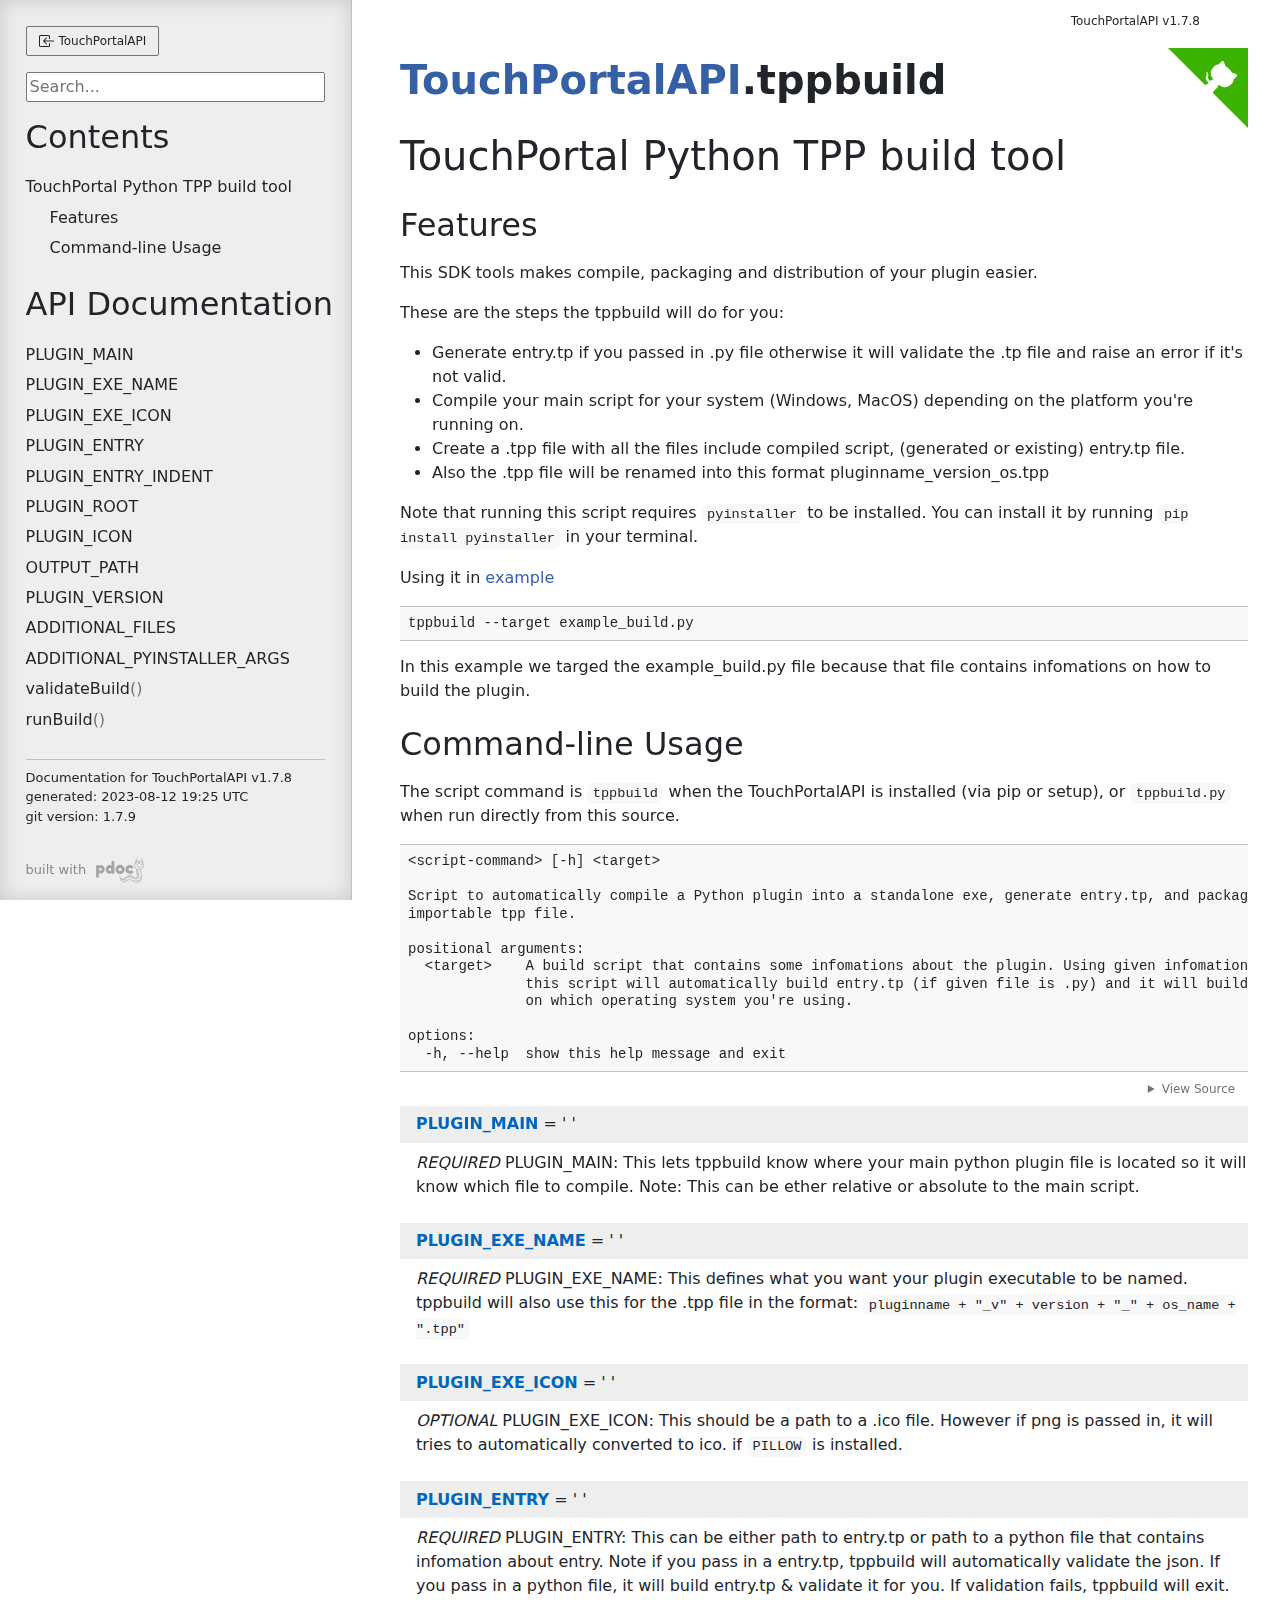
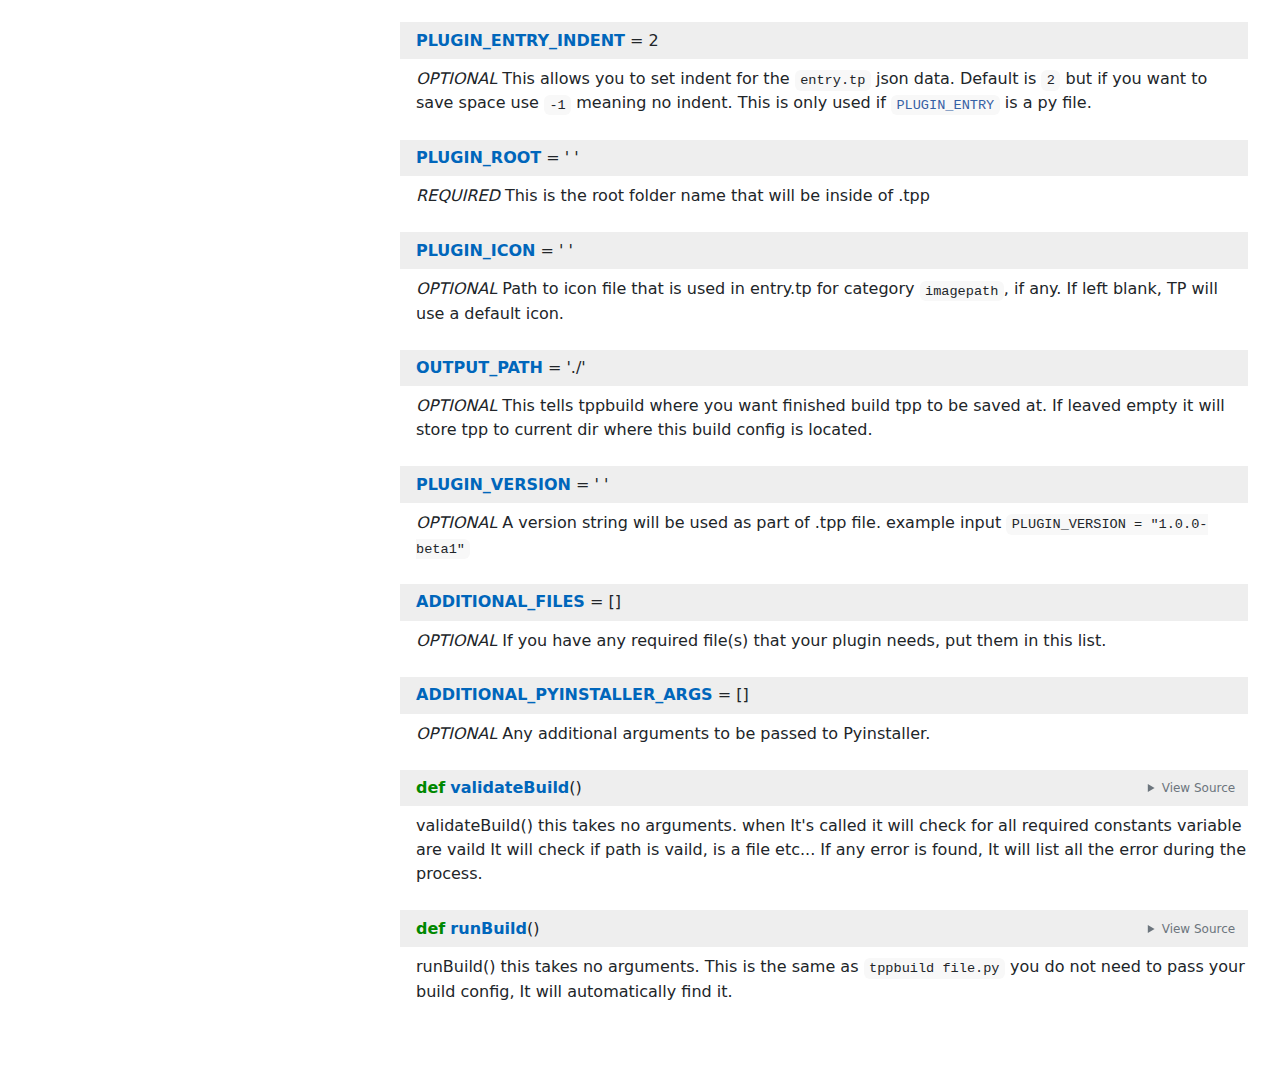
<file: docs/TouchPortalAPI/tppbuild.html>
<!doctype html>
<html lang="en">
<head>
    <meta charset="utf-8">
    <meta name="viewport" content="width=device-width, initial-scale=1">
    <meta name="generator" content="pdoc 12.0.2"/>
    <title>TouchPortalAPI.tppbuild API documentation</title>

    <style>/*! * Bootstrap Reboot v5.0.0 (https://getbootstrap.com/) * Copyright 2011-2021 The Bootstrap Authors * Copyright 2011-2021 Twitter, Inc. * Licensed under MIT (https://github.com/twbs/bootstrap/blob/main/LICENSE) * Forked from Normalize.css, licensed MIT (https://github.com/necolas/normalize.css/blob/master/LICENSE.md) */*,::after,::before{box-sizing:border-box}@media (prefers-reduced-motion:no-preference){:root{scroll-behavior:smooth}}body{margin:0;font-family:system-ui,-apple-system,"Segoe UI",Roboto,"Helvetica Neue",Arial,"Noto Sans","Liberation Sans",sans-serif,"Apple Color Emoji","Segoe UI Emoji","Segoe UI Symbol","Noto Color Emoji";font-size:1rem;font-weight:400;line-height:1.5;color:#212529;background-color:#fff;-webkit-text-size-adjust:100%;-webkit-tap-highlight-color:transparent}hr{margin:1rem 0;color:inherit;background-color:currentColor;border:0;opacity:.25}hr:not([size]){height:1px}h1,h2,h3,h4,h5,h6{margin-top:0;margin-bottom:.5rem;font-weight:500;line-height:1.2}h1{font-size:calc(1.375rem + 1.5vw)}@media (min-width:1200px){h1{font-size:2.5rem}}h2{font-size:calc(1.325rem + .9vw)}@media (min-width:1200px){h2{font-size:2rem}}h3{font-size:calc(1.3rem + .6vw)}@media (min-width:1200px){h3{font-size:1.75rem}}h4{font-size:calc(1.275rem + .3vw)}@media (min-width:1200px){h4{font-size:1.5rem}}h5{font-size:1.25rem}h6{font-size:1rem}p{margin-top:0;margin-bottom:1rem}abbr[data-bs-original-title],abbr[title]{-webkit-text-decoration:underline dotted;text-decoration:underline dotted;cursor:help;-webkit-text-decoration-skip-ink:none;text-decoration-skip-ink:none}address{margin-bottom:1rem;font-style:normal;line-height:inherit}ol,ul{padding-left:2rem}dl,ol,ul{margin-top:0;margin-bottom:1rem}ol ol,ol ul,ul ol,ul ul{margin-bottom:0}dt{font-weight:700}dd{margin-bottom:.5rem;margin-left:0}blockquote{margin:0 0 1rem}b,strong{font-weight:bolder}small{font-size:.875em}mark{padding:.2em;background-color:#fcf8e3}sub,sup{position:relative;font-size:.75em;line-height:0;vertical-align:baseline}sub{bottom:-.25em}sup{top:-.5em}a{color:#0d6efd;text-decoration:underline}a:hover{color:#0a58ca}a:not([href]):not([class]),a:not([href]):not([class]):hover{color:inherit;text-decoration:none}code,kbd,pre,samp{font-family:SFMono-Regular,Menlo,Monaco,Consolas,"Liberation Mono","Courier New",monospace;font-size:1em;direction:ltr;unicode-bidi:bidi-override}pre{display:block;margin-top:0;margin-bottom:1rem;overflow:auto;font-size:.875em}pre code{font-size:inherit;color:inherit;word-break:normal}code{font-size:.875em;color:#d63384;word-wrap:break-word}a>code{color:inherit}kbd{padding:.2rem .4rem;font-size:.875em;color:#fff;background-color:#212529;border-radius:.2rem}kbd kbd{padding:0;font-size:1em;font-weight:700}figure{margin:0 0 1rem}img,svg{vertical-align:middle}table{caption-side:bottom;border-collapse:collapse}caption{padding-top:.5rem;padding-bottom:.5rem;color:#6c757d;text-align:left}th{text-align:inherit;text-align:-webkit-match-parent}tbody,td,tfoot,th,thead,tr{border-color:inherit;border-style:solid;border-width:0}label{display:inline-block}button{border-radius:0}button:focus:not(:focus-visible){outline:0}button,input,optgroup,select,textarea{margin:0;font-family:inherit;font-size:inherit;line-height:inherit}button,select{text-transform:none}[role=button]{cursor:pointer}select{word-wrap:normal}select:disabled{opacity:1}[list]::-webkit-calendar-picker-indicator{display:none}[type=button],[type=reset],[type=submit],button{-webkit-appearance:button}[type=button]:not(:disabled),[type=reset]:not(:disabled),[type=submit]:not(:disabled),button:not(:disabled){cursor:pointer}::-moz-focus-inner{padding:0;border-style:none}textarea{resize:vertical}fieldset{min-width:0;padding:0;margin:0;border:0}legend{float:left;width:100%;padding:0;margin-bottom:.5rem;font-size:calc(1.275rem + .3vw);line-height:inherit}@media (min-width:1200px){legend{font-size:1.5rem}}legend+*{clear:left}::-webkit-datetime-edit-day-field,::-webkit-datetime-edit-fields-wrapper,::-webkit-datetime-edit-hour-field,::-webkit-datetime-edit-minute,::-webkit-datetime-edit-month-field,::-webkit-datetime-edit-text,::-webkit-datetime-edit-year-field{padding:0}::-webkit-inner-spin-button{height:auto}[type=search]{outline-offset:-2px;-webkit-appearance:textfield}::-webkit-search-decoration{-webkit-appearance:none}::-webkit-color-swatch-wrapper{padding:0}::file-selector-button{font:inherit}::-webkit-file-upload-button{font:inherit;-webkit-appearance:button}output{display:inline-block}iframe{border:0}summary{display:list-item;cursor:pointer}progress{vertical-align:baseline}[hidden]{display:none!important}</style>
    <style>/*! syntax-highlighting.css *//*! pygments syntax highlighting */pre{line-height:125%;}td.linenos pre{color:#000000; background-color:#f0f0f0; padding-left:5px; padding-right:5px;}span.linenos{color:#000000; background-color:#f0f0f0; padding-left:5px; padding-right:5px;}td.linenos pre.special{color:#000000; background-color:#ffffc0; padding-left:5px; padding-right:5px;}span.linenos.special{color:#000000; background-color:#ffffc0; padding-left:5px; padding-right:5px;}.pdoc .hll{background-color:#ffffcc}.pdoc{background:#f8f8f8;}.pdoc .c{color:#408080; font-style:italic}.pdoc .err{border:1px solid #FF0000}.pdoc .k{color:#008000; font-weight:bold}.pdoc .o{color:#666666}.pdoc .ch{color:#408080; font-style:italic}.pdoc .cm{color:#408080; font-style:italic}.pdoc .cp{color:#BC7A00}.pdoc .cpf{color:#408080; font-style:italic}.pdoc .c1{color:#408080; font-style:italic}.pdoc .cs{color:#408080; font-style:italic}.pdoc .gd{color:#A00000}.pdoc .ge{font-style:italic}.pdoc .gr{color:#FF0000}.pdoc .gh{color:#000080; font-weight:bold}.pdoc .gi{color:#00A000}.pdoc .go{color:#888888}.pdoc .gp{color:#000080; font-weight:bold}.pdoc .gs{font-weight:bold}.pdoc .gu{color:#800080; font-weight:bold}.pdoc .gt{color:#0044DD}.pdoc .kc{color:#008000; font-weight:bold}.pdoc .kd{color:#008000; font-weight:bold}.pdoc .kn{color:#008000; font-weight:bold}.pdoc .kp{color:#008000}.pdoc .kr{color:#008000; font-weight:bold}.pdoc .kt{color:#B00040}.pdoc .m{color:#666666}.pdoc .s{color:#BA2121}.pdoc .na{color:#7D9029}.pdoc .nb{color:#008000}.pdoc .nc{color:#0000FF; font-weight:bold}.pdoc .no{color:#880000}.pdoc .nd{color:#AA22FF}.pdoc .ni{color:#999999; font-weight:bold}.pdoc .ne{color:#D2413A; font-weight:bold}.pdoc .nf{color:#0000FF}.pdoc .nl{color:#A0A000}.pdoc .nn{color:#0000FF; font-weight:bold}.pdoc .nt{color:#008000; font-weight:bold}.pdoc .nv{color:#19177C}.pdoc .ow{color:#AA22FF; font-weight:bold}.pdoc .w{color:#bbbbbb}.pdoc .mb{color:#666666}.pdoc .mf{color:#666666}.pdoc .mh{color:#666666}.pdoc .mi{color:#666666}.pdoc .mo{color:#666666}.pdoc .sa{color:#BA2121}.pdoc .sb{color:#BA2121}.pdoc .sc{color:#BA2121}.pdoc .dl{color:#BA2121}.pdoc .sd{color:#BA2121; font-style:italic}.pdoc .s2{color:#BA2121}.pdoc .se{color:#BB6622; font-weight:bold}.pdoc .sh{color:#BA2121}.pdoc .si{color:#BB6688; font-weight:bold}.pdoc .sx{color:#008000}.pdoc .sr{color:#BB6688}.pdoc .s1{color:#BA2121}.pdoc .ss{color:#19177C}.pdoc .bp{color:#008000}.pdoc .fm{color:#0000FF}.pdoc .vc{color:#19177C}.pdoc .vg{color:#19177C}.pdoc .vi{color:#19177C}.pdoc .vm{color:#19177C}.pdoc .il{color:#666666}@media (prefers-color-scheme:dark){		.pdoc .hll{background-color:#49483e}	.pdoc{background:#272822; color:#f8f8f2}	.pdoc .c{color:#75715e}	.pdoc .err{color:#960050; background-color:#1e0010}	.pdoc .k{color:#66d9ef}	.pdoc .l{color:#ae81ff}	.pdoc .n{color:#f8f8f2}	.pdoc .o{color:#f92672}	.pdoc .p{color:#f8f8f2}	.pdoc .ch{color:#75715e}	.pdoc .cm{color:#75715e}	.pdoc .cp{color:#75715e}	.pdoc .cpf{color:#75715e}	.pdoc .c1{color:#75715e}	.pdoc .cs{color:#75715e}	.pdoc .gd{color:#f92672}	.pdoc .ge{font-style:italic}	.pdoc .gi{color:#a6e22e}	.pdoc .go{color:#66d9ef}	.pdoc .gp{color:#f92672; font-weight:bold}	.pdoc .gs{font-weight:bold}	.pdoc .gu{color:#75715e}	.pdoc .kc{color:#66d9ef}	.pdoc .kd{color:#66d9ef}	.pdoc .kn{color:#f92672}	.pdoc .kp{color:#66d9ef}	.pdoc .kr{color:#66d9ef}	.pdoc .kt{color:#66d9ef}	.pdoc .ld{color:#e6db74}	.pdoc .m{color:#ae81ff}	.pdoc .s{color:#e6db74}	.pdoc .na{color:#a6e22e}	.pdoc .nb{color:#f8f8f2}	.pdoc .nc{color:#a6e22e}	.pdoc .no{color:#66d9ef}	.pdoc .nd{color:#a6e22e}	.pdoc .ni{color:#f8f8f2}	.pdoc .ne{color:#a6e22e}	.pdoc .nf{color:#a6e22e}	.pdoc .nl{color:#f8f8f2}	.pdoc .nn{color:#f8f8f2}	.pdoc .nx{color:#a6e22e}	.pdoc .py{color:#f8f8f2}	.pdoc .nt{color:#f92672}	.pdoc .nv{color:#f8f8f2}	.pdoc .ow{color:#f92672}	.pdoc .w{color:#f8f8f2}	.pdoc .mb{color:#ae81ff}	.pdoc .mf{color:#ae81ff}	.pdoc .mh{color:#ae81ff}	.pdoc .mi{color:#ae81ff}	.pdoc .mo{color:#ae81ff}	.pdoc .sa{color:#e6db74}	.pdoc .sb{color:#e6db74}	.pdoc .sc{color:#e6db74}	.pdoc .dl{color:#e6db74}	.pdoc .sd{color:#e6db74}	.pdoc .s2{color:#e6db74}	.pdoc .se{color:#ae81ff}	.pdoc .sh{color:#e6db74}	.pdoc .si{color:#e6db74}	.pdoc .sx{color:#e6db74}	.pdoc .sr{color:#e6db74}	.pdoc .s1{color:#e6db74}	.pdoc .ss{color:#e6db74}	.pdoc .bp{color:#f8f8f2}	.pdoc .fm{color:#a6e22e}	.pdoc .vc{color:#f8f8f2}	.pdoc .vg{color:#f8f8f2}	.pdoc .vi{color:#f8f8f2}	.pdoc .vm{color:#f8f8f2}	.pdoc .il{color:#ae81ff}}</style>
    <style>/*! theme.css */:root{--pdoc-background:#fff;}.pdoc{--text:#212529;--muted:#6c757d;--link:#3660a5;--link-hover:#1659c5;--code:#f8f8f8;--active:#fff598;--accent:#eee;--accent2:#c1c1c1;--nav-hover:rgba(255, 255, 255, 0.5);--name:#0066BB;--def:#008800;--annotation:#007020;}</style>
    <style>@media (prefers-color-scheme:dark){:root{--pdoc-background:#212529;}.pdoc{--text:#f7f7f7;--muted:#9d9d9d;--link:#58a6ff;--link-hover:#3989ff;--code:#333;--active:#555;--accent:#343434;--accent2:#555;--nav-hover:rgba(0, 0, 0, 0.1);--name:#77C1FF;--def:#0cdd0c;--annotation:#00c037;}}</style>
    <style>/*! layout.css */html, body{width:100%;height:100%;}html, main{scroll-behavior:smooth;}body{background-color:var(--pdoc-background);}@media (max-width:769px){#navtoggle{cursor:pointer;position:absolute;width:50px;height:40px;top:1rem;right:1rem;border-color:var(--text);color:var(--text);display:flex;opacity:0.8;}#navtoggle:hover{opacity:1;}#togglestate + div{display:none;}#togglestate:checked + div{display:inherit;}main, header{padding:2rem 3vw;}header + main{margin-top:-3rem;}.git-button{display:none !important;}nav input[type="search"]{max-width:77%;}nav input[type="search"]:first-child{margin-top:-6px;}nav input[type="search"]:valid ~ *{display:none !important;}}@media (min-width:770px){:root{--sidebar-width:clamp(12.5rem, 28vw, 22rem);}nav{position:fixed;overflow:auto;height:100vh;width:var(--sidebar-width);}main, header{padding:3rem 2rem 3rem calc(var(--sidebar-width) + 3rem);width:calc(54rem + var(--sidebar-width));max-width:100%;}header + main{margin-top:-4rem;}#navtoggle{display:none;}}#togglestate{position:absolute;height:0;opacity:0;}nav.pdoc{--pad:clamp(0.5rem, 2vw, 1.75rem);--indent:1.5rem;background-color:var(--accent);border-right:1px solid var(--accent2);box-shadow:0 0 20px rgba(50, 50, 50, .2) inset;padding:0 0 0 var(--pad);overflow-wrap:anywhere;scrollbar-width:thin; scrollbar-color:var(--accent2) transparent }nav.pdoc::-webkit-scrollbar{width:.4rem; }nav.pdoc::-webkit-scrollbar-thumb{background-color:var(--accent2); }nav.pdoc > div{padding:var(--pad) 0;}nav.pdoc .module-list-button{display:inline-flex;align-items:center;color:var(--text);border-color:var(--muted);margin-bottom:1rem;}nav.pdoc .module-list-button:hover{border-color:var(--text);}nav.pdoc input[type=search]{display:block;outline-offset:0;width:calc(100% - var(--pad));}nav.pdoc .logo{max-width:calc(100% - var(--pad));max-height:35vh;display:block;margin:0 auto 1rem;transform:translate(calc(-.5 * var(--pad)), 0);}nav.pdoc ul{list-style:none;padding-left:0;}nav.pdoc > div > ul{margin-left:calc(0px - var(--pad));}nav.pdoc li a{padding:.2rem 0 .2rem calc(var(--pad) + var(--indent));}nav.pdoc > div > ul > li > a{padding-left:var(--pad);}nav.pdoc li{transition:all 100ms;}nav.pdoc li:hover{background-color:var(--nav-hover);}nav.pdoc a, nav.pdoc a:hover{color:var(--text);}nav.pdoc a{display:block;}nav.pdoc > h2:first-of-type{margin-top:1.5rem;}nav.pdoc .class:before{content:"class ";color:var(--muted);}nav.pdoc .function:after{content:"()";color:var(--muted);}nav.pdoc footer:before{content:"";display:block;width:calc(100% - var(--pad));border-top:solid var(--accent2) 1px;margin-top:1.5rem;padding-top:.5rem;}nav.pdoc footer{font-size:small;}</style>
    <style>.version_header{font-size:.75rem;float:right;margin-top:-3em;margin-right:4em;}nav.pdoc a.inline{display:inline-block;}.module-list-button:not([href$='.html']){display:none !important;}@media (min-width:770px){main, header{width:auto !important;}}@media (max-width:769px){#navtoggle{top:.5rem !important;right:3rem !important;}nav.pdoc input[type=search]{width:calc(100% - 70px - 3rem);}.version_header{float:left;margin-top:-2em;}}</style>
    <style>/*! content.css */.pdoc{color:var(--text);box-sizing:border-box;line-height:1.5;background:none;}.pdoc .pdoc-button{display:inline-block;border:solid black 1px;border-radius:2px;font-size:.75rem;padding:calc(0.5em - 1px) 1em;transition:100ms all;}.pdoc .pdoc-alert{padding:1rem 1rem 1rem calc(1.5rem + 24px);border:1px solid transparent;border-radius:.25rem;background-repeat:no-repeat;background-position:1rem center;margin-bottom:1rem;}.pdoc .pdoc-alert > *:last-child{margin-bottom:0;}.pdoc .pdoc-alert-note {color:#084298;background-color:#cfe2ff;border-color:#b6d4fe;background-image:url("data:image/svg+xml,%3Csvg%20xmlns%3D%22http%3A//www.w3.org/2000/svg%22%20width%3D%2224%22%20height%3D%2224%22%20fill%3D%22%23084298%22%20viewBox%3D%220%200%2016%2016%22%3E%3Cpath%20d%3D%22M8%2016A8%208%200%201%200%208%200a8%208%200%200%200%200%2016zm.93-9.412-1%204.705c-.07.34.029.533.304.533.194%200%20.487-.07.686-.246l-.088.416c-.287.346-.92.598-1.465.598-.703%200-1.002-.422-.808-1.319l.738-3.468c.064-.293.006-.399-.287-.47l-.451-.081.082-.381%202.29-.287zM8%205.5a1%201%200%201%201%200-2%201%201%200%200%201%200%202z%22/%3E%3C/svg%3E");}.pdoc .pdoc-alert-warning{color:#664d03;background-color:#fff3cd;border-color:#ffecb5;background-image:url("data:image/svg+xml,%3Csvg%20xmlns%3D%22http%3A//www.w3.org/2000/svg%22%20width%3D%2224%22%20height%3D%2224%22%20fill%3D%22%23664d03%22%20viewBox%3D%220%200%2016%2016%22%3E%3Cpath%20d%3D%22M8.982%201.566a1.13%201.13%200%200%200-1.96%200L.165%2013.233c-.457.778.091%201.767.98%201.767h13.713c.889%200%201.438-.99.98-1.767L8.982%201.566zM8%205c.535%200%20.954.462.9.995l-.35%203.507a.552.552%200%200%201-1.1%200L7.1%205.995A.905.905%200%200%201%208%205zm.002%206a1%201%200%201%201%200%202%201%201%200%200%201%200-2z%22/%3E%3C/svg%3E");}.pdoc .pdoc-alert-danger{color:#842029;background-color:#f8d7da;border-color:#f5c2c7;background-image:url("data:image/svg+xml,%3Csvg%20xmlns%3D%22http%3A//www.w3.org/2000/svg%22%20width%3D%2224%22%20height%3D%2224%22%20fill%3D%22%23842029%22%20viewBox%3D%220%200%2016%2016%22%3E%3Cpath%20d%3D%22M5.52.359A.5.5%200%200%201%206%200h4a.5.5%200%200%201%20.474.658L8.694%206H12.5a.5.5%200%200%201%20.395.807l-7%209a.5.5%200%200%201-.873-.454L6.823%209.5H3.5a.5.5%200%200%201-.48-.641l2.5-8.5z%22/%3E%3C/svg%3E");}.pdoc .visually-hidden{position:absolute !important;width:1px !important;height:1px !important;padding:0 !important;margin:-1px !important;overflow:hidden !important;clip:rect(0, 0, 0, 0) !important;white-space:nowrap !important;border:0 !important;}.pdoc h1, .pdoc h2, .pdoc h3{font-weight:300;margin:.3em 0;padding:.2em 0;}.pdoc > section:not(.module-info) h1{font-size:1.5rem;font-weight:500;}.pdoc > section:not(.module-info) h2{font-size:1.4rem;font-weight:500;}.pdoc > section:not(.module-info) h3{font-size:1.3rem;font-weight:500;}.pdoc > section:not(.module-info) h4{font-size:1.2rem;}.pdoc > section:not(.module-info) h5{font-size:1.1rem;}.pdoc a{text-decoration:none;color:var(--link);}.pdoc a:hover{color:var(--link-hover);}.pdoc blockquote{margin-left:2rem;}.pdoc pre{border-top:1px solid var(--accent2);border-bottom:1px solid var(--accent2);margin-top:0;margin-bottom:1em;padding:.5rem 0 .5rem .5rem;overflow-x:auto;background-color:var(--code);}.pdoc code{color:var(--text);padding:.2em .4em;margin:0;font-size:85%;background-color:var(--code);border-radius:6px;}.pdoc a > code{color:inherit;}.pdoc pre > code{display:inline-block;font-size:inherit;background:none;border:none;padding:0;}.pdoc > section:not(.module-info){margin-bottom:1.5rem;}.pdoc .modulename{margin-top:0;font-weight:bold;}.pdoc .modulename a{color:var(--link);transition:100ms all;}.pdoc .git-button{float:right;border:solid var(--link) 1px;}.pdoc .git-button:hover{background-color:var(--link);color:var(--pdoc-background);}.view-source-toggle-state,.view-source-toggle-state ~ .pdoc-code{display:none;}.view-source-toggle-state:checked ~ .pdoc-code{display:block;}.view-source-button{display:inline-block;float:right;font-size:.75rem;line-height:1.5rem;color:var(--muted);padding:0 .4rem 0 1.3rem;cursor:pointer;text-indent:-2px;}.view-source-button > span{visibility:hidden;}.module-info .view-source-button{float:none;display:flex;justify-content:flex-end;margin:-1.2rem .4rem -.2rem 0;}.view-source-button::before{position:absolute;content:"View Source";display:list-item;list-style-type:disclosure-closed;}.view-source-toggle-state:checked ~ .attr .view-source-button::before,.view-source-toggle-state:checked ~ .view-source-button::before{list-style-type:disclosure-open;}.pdoc .docstring{margin-bottom:1.5rem;}.pdoc section:not(.module-info) .docstring{margin-left:clamp(0rem, 5vw - 2rem, 1rem);}.pdoc .docstring .pdoc-code{margin-left:1em;margin-right:1em;}.pdoc h1:target,.pdoc h2:target,.pdoc h3:target,.pdoc h4:target,.pdoc h5:target,.pdoc h6:target,.pdoc .pdoc-code > pre > span:target{background-color:var(--active);box-shadow:-1rem 0 0 0 var(--active);}.pdoc .pdoc-code > pre > span:target{display:block;}.pdoc div:target > .attr,.pdoc section:target > .attr,.pdoc dd:target > a{background-color:var(--active);}.pdoc *{scroll-margin:2rem;}.pdoc .pdoc-code .linenos{user-select:none;}.pdoc .attr:hover{filter:contrast(0.95);}.pdoc section, .pdoc .classattr{position:relative;}.pdoc .headerlink{--width:clamp(1rem, 3vw, 2rem);position:absolute;top:0;left:calc(0rem - var(--width));transition:all 100ms ease-in-out;opacity:0;}.pdoc .headerlink::before{content:"#";display:block;text-align:center;width:var(--width);height:2.3rem;line-height:2.3rem;font-size:1.5rem;}.pdoc .attr:hover ~ .headerlink,.pdoc *:target > .headerlink,.pdoc .headerlink:hover{opacity:1;}.pdoc .attr{display:block;margin:.5rem 0 .5rem;padding:.4rem .4rem .4rem 1rem;background-color:var(--accent);overflow-x:auto;}.pdoc .classattr{margin-left:2rem;}.pdoc .name{color:var(--name);font-weight:bold;}.pdoc .def{color:var(--def);font-weight:bold;}.pdoc .signature{background-color:transparent;}.pdoc .param, .pdoc .return-annotation{white-space:pre;}.pdoc .signature.multiline .param{display:block;}.pdoc .signature.condensed .param{display:inline-block;}.pdoc .annotation{color:var(--annotation);}.pdoc .inherited{margin-left:2rem;}.pdoc .inherited dt{font-weight:700;}.pdoc .inherited dt, .pdoc .inherited dd{display:inline;margin-left:0;margin-bottom:.5rem;}.pdoc .inherited dd:not(:last-child):after{content:", ";}.pdoc .inherited .class:before{content:"class ";}.pdoc .inherited .function a:after{content:"()";}.pdoc .search-result .docstring{overflow:auto;max-height:25vh;}.pdoc .search-result.focused > .attr{background-color:var(--active);}.pdoc .attribution{margin-top:2rem;display:block;opacity:0.5;transition:all 200ms;filter:grayscale(100%);}.pdoc .attribution:hover{opacity:1;filter:grayscale(0%);}.pdoc .attribution img{margin-left:5px;height:35px;vertical-align:middle;width:70px;transition:all 200ms;}.pdoc table{display:block;width:max-content;max-width:100%;overflow:auto;margin-bottom:1rem;}.pdoc table th{font-weight:600;}.pdoc table th, .pdoc table td{padding:6px 13px;border:1px solid var(--accent2);}</style>
    <style>.pdoc .attribution{font-size:small;}.pdoc .attribution img{height:25px; width:auto;}</style>
    <style>/*! custom.css */</style></head>
<body>
    <nav class="pdoc">
        <label id="navtoggle" for="togglestate" class="pdoc-button"><svg xmlns='http://www.w3.org/2000/svg' viewBox='0 0 30 30'><path stroke-linecap='round' stroke="currentColor" stroke-miterlimit='10' stroke-width='2' d='M4 7h22M4 15h22M4 23h22'/></svg></label>
        <input id="togglestate" type="checkbox" aria-hidden="true" tabindex="-1">
        <div>            <a class="pdoc-button module-list-button" href="../TouchPortalAPI.html">
<svg xmlns="http://www.w3.org/2000/svg" width="16" height="16" fill="currentColor" class="bi bi-box-arrow-in-left" viewBox="0 0 16 16">
  <path fill-rule="evenodd" d="M10 3.5a.5.5 0 0 0-.5-.5h-8a.5.5 0 0 0-.5.5v9a.5.5 0 0 0 .5.5h8a.5.5 0 0 0 .5-.5v-2a.5.5 0 0 1 1 0v2A1.5 1.5 0 0 1 9.5 14h-8A1.5 1.5 0 0 1 0 12.5v-9A1.5 1.5 0 0 1 1.5 2h8A1.5 1.5 0 0 1 11 3.5v2a.5.5 0 0 1-1 0v-2z"/>
  <path fill-rule="evenodd" d="M4.146 8.354a.5.5 0 0 1 0-.708l3-3a.5.5 0 1 1 .708.708L5.707 7.5H14.5a.5.5 0 0 1 0 1H5.707l2.147 2.146a.5.5 0 0 1-.708.708l-3-3z"/>
</svg>                &nbsp;TouchPortalAPI</a>


            <input type="search" placeholder="Search..." role="searchbox" aria-label="search"
                   pattern=".+" required>

        <h2>Contents</h2>
        <ul>
  <li><a href="#touchportal-python-tpp-build-tool">TouchPortal Python TPP build tool</a>
  <ul>
    <li><a href="#features">Features</a></li>
    <li><a href="#command-line-usage">Command-line Usage</a></li>
  </ul></li>
</ul>



        <h2>API Documentation</h2>
            <ul class="memberlist">
            <li>
                    <a class="variable" href="#PLUGIN_MAIN">PLUGIN_MAIN</a>
            </li>
            <li>
                    <a class="variable" href="#PLUGIN_EXE_NAME">PLUGIN_EXE_NAME</a>
            </li>
            <li>
                    <a class="variable" href="#PLUGIN_EXE_ICON">PLUGIN_EXE_ICON</a>
            </li>
            <li>
                    <a class="variable" href="#PLUGIN_ENTRY">PLUGIN_ENTRY</a>
            </li>
            <li>
                    <a class="variable" href="#PLUGIN_ENTRY_INDENT">PLUGIN_ENTRY_INDENT</a>
            </li>
            <li>
                    <a class="variable" href="#PLUGIN_ROOT">PLUGIN_ROOT</a>
            </li>
            <li>
                    <a class="variable" href="#PLUGIN_ICON">PLUGIN_ICON</a>
            </li>
            <li>
                    <a class="variable" href="#OUTPUT_PATH">OUTPUT_PATH</a>
            </li>
            <li>
                    <a class="variable" href="#PLUGIN_VERSION">PLUGIN_VERSION</a>
            </li>
            <li>
                    <a class="variable" href="#ADDITIONAL_FILES">ADDITIONAL_FILES</a>
            </li>
            <li>
                    <a class="variable" href="#ADDITIONAL_PYINSTALLER_ARGS">ADDITIONAL_PYINSTALLER_ARGS</a>
            </li>
            <li>
                    <a class="function" href="#validateBuild">validateBuild</a>
            </li>
            <li>
                    <a class="function" href="#runBuild">runBuild</a>
            </li>
    </ul>


    <footer>Documentation for TouchPortalAPI v1.7.8<br/>generated: 2023-08-12 19:25 UTC<br/>git version: <a href='https://github.com/KillerBOSS2019/TouchPortal-API/commit/1.7.9' class='inline' target='_blank'>1.7.9</a><br/></footer>

        <a class="attribution" title="pdoc: Python API documentation generator" href="https://pdoc.dev" target="_blank">
            built with <span class="visually-hidden">pdoc</span><img
                alt="pdoc logo"
                src="data:image/svg+xml,%3Csvg%20xmlns%3D%22http%3A//www.w3.org/2000/svg%22%20role%3D%22img%22%20aria-label%3D%22pdoc%20logo%22%20width%3D%22300%22%20height%3D%22150%22%20viewBox%3D%22-1%200%2060%2030%22%3E%3Ctitle%3Epdoc%3C/title%3E%3Cpath%20d%3D%22M29.621%2021.293c-.011-.273-.214-.475-.511-.481a.5.5%200%200%200-.489.503l-.044%201.393c-.097.551-.695%201.215-1.566%201.704-.577.428-1.306.486-2.193.182-1.426-.617-2.467-1.654-3.304-2.487l-.173-.172a3.43%203.43%200%200%200-.365-.306.49.49%200%200%200-.286-.196c-1.718-1.06-4.931-1.47-7.353.191l-.219.15c-1.707%201.187-3.413%202.131-4.328%201.03-.02-.027-.49-.685-.141-1.763.233-.721.546-2.408.772-4.076.042-.09.067-.187.046-.288.166-1.347.277-2.625.241-3.351%201.378-1.008%202.271-2.586%202.271-4.362%200-.976-.272-1.935-.788-2.774-.057-.094-.122-.18-.184-.268.033-.167.052-.339.052-.516%200-1.477-1.202-2.679-2.679-2.679-.791%200-1.496.352-1.987.9a6.3%206.3%200%200%200-1.001.029c-.492-.564-1.207-.929-2.012-.929-1.477%200-2.679%201.202-2.679%202.679A2.65%202.65%200%200%200%20.97%206.554c-.383.747-.595%201.572-.595%202.41%200%202.311%201.507%204.29%203.635%205.107-.037.699-.147%202.27-.423%203.294l-.137.461c-.622%202.042-2.515%208.257%201.727%2010.643%201.614.908%203.06%201.248%204.317%201.248%202.665%200%204.492-1.524%205.322-2.401%201.476-1.559%202.886-1.854%206.491.82%201.877%201.393%203.514%201.753%204.861%201.068%202.223-1.713%202.811-3.867%203.399-6.374.077-.846.056-1.469.054-1.537zm-4.835%204.313c-.054.305-.156.586-.242.629-.034-.007-.131-.022-.307-.157-.145-.111-.314-.478-.456-.908.221.121.432.25.675.355.115.039.219.051.33.081zm-2.251-1.238c-.05.33-.158.648-.252.694-.022.001-.125-.018-.307-.157-.217-.166-.488-.906-.639-1.573.358.344.754.693%201.198%201.036zm-3.887-2.337c-.006-.116-.018-.231-.041-.342.635.145%201.189.368%201.599.625.097.231.166.481.174.642-.03.049-.055.101-.067.158-.046.013-.128.026-.298.004-.278-.037-.901-.57-1.367-1.087zm-1.127-.497c.116.306.176.625.12.71-.019.014-.117.045-.345.016-.206-.027-.604-.332-.986-.695.41-.051.816-.056%201.211-.031zm-4.535%201.535c.209.22.379.47.358.598-.006.041-.088.138-.351.234-.144.055-.539-.063-.979-.259a11.66%2011.66%200%200%200%20.972-.573zm.983-.664c.359-.237.738-.418%201.126-.554.25.237.479.548.457.694-.006.042-.087.138-.351.235-.174.064-.694-.105-1.232-.375zm-3.381%201.794c-.022.145-.061.29-.149.401-.133.166-.358.248-.69.251h-.002c-.133%200-.306-.26-.45-.621.417.091.854.07%201.291-.031zm-2.066-8.077a4.78%204.78%200%200%201-.775-.584c.172-.115.505-.254.88-.378l-.105.962zm-.331%202.302a10.32%2010.32%200%200%201-.828-.502c.202-.143.576-.328.984-.49l-.156.992zm-.45%202.157l-.701-.403c.214-.115.536-.249.891-.376a11.57%2011.57%200%200%201-.19.779zm-.181%201.716c.064.398.194.702.298.893-.194-.051-.435-.162-.736-.398.061-.119.224-.3.438-.495zM8.87%204.141c0%20.152-.123.276-.276.276s-.275-.124-.275-.276.123-.276.276-.276.275.124.275.276zm-.735-.389a1.15%201.15%200%200%200-.314.783%201.16%201.16%200%200%200%201.162%201.162c.457%200%20.842-.27%201.032-.653.026.117.042.238.042.362a1.68%201.68%200%200%201-1.679%201.679%201.68%201.68%200%200%201-1.679-1.679c0-.843.626-1.535%201.436-1.654zM5.059%205.406A1.68%201.68%200%200%201%203.38%207.085a1.68%201.68%200%200%201-1.679-1.679c0-.037.009-.072.011-.109.21.3.541.508.935.508a1.16%201.16%200%200%200%201.162-1.162%201.14%201.14%200%200%200-.474-.912c.015%200%20.03-.005.045-.005.926.001%201.679.754%201.679%201.68zM3.198%204.141c0%20.152-.123.276-.276.276s-.275-.124-.275-.276.123-.276.276-.276.275.124.275.276zM1.375%208.964c0-.52.103-1.035.288-1.52.466.394%201.06.64%201.717.64%201.144%200%202.116-.725%202.499-1.738.383%201.012%201.355%201.738%202.499%201.738.867%200%201.631-.421%202.121-1.062.307.605.478%201.267.478%201.942%200%202.486-2.153%204.51-4.801%204.51s-4.801-2.023-4.801-4.51zm24.342%2019.349c-.985.498-2.267.168-3.813-.979-3.073-2.281-5.453-3.199-7.813-.705-1.315%201.391-4.163%203.365-8.423.97-3.174-1.786-2.239-6.266-1.261-9.479l.146-.492c.276-1.02.395-2.457.444-3.268a6.11%206.11%200%200%200%201.18.115%206.01%206.01%200%200%200%202.536-.562l-.006.175c-.802.215-1.848.612-2.021%201.25-.079.295.021.601.274.837.219.203.415.364.598.501-.667.304-1.243.698-1.311%201.179-.02.144-.022.507.393.787.213.144.395.26.564.365-1.285.521-1.361.96-1.381%201.126-.018.142-.011.496.427.746l.854.489c-.473.389-.971.914-.999%201.429-.018.278.095.532.316.713.675.556%201.231.721%201.653.721.059%200%20.104-.014.158-.02.207.707.641%201.64%201.513%201.64h.013c.8-.008%201.236-.345%201.462-.626.173-.216.268-.457.325-.692.424.195.93.374%201.372.374.151%200%20.294-.021.423-.068.732-.27.944-.704.993-1.021.009-.061.003-.119.002-.179.266.086.538.147.789.147.15%200%20.294-.021.423-.069.542-.2.797-.489.914-.754.237.147.478.258.704.288.106.014.205.021.296.021.356%200%20.595-.101.767-.229.438.435%201.094.992%201.656%201.067.106.014.205.021.296.021a1.56%201.56%200%200%200%20.323-.035c.17.575.453%201.289.866%201.605.358.273.665.362.914.362a.99.99%200%200%200%20.421-.093%201.03%201.03%200%200%200%20.245-.164c.168.428.39.846.68%201.068.358.273.665.362.913.362a.99.99%200%200%200%20.421-.093c.317-.148.512-.448.639-.762.251.157.495.257.726.257.127%200%20.25-.024.37-.071.427-.17.706-.617.841-1.314.022-.015.047-.022.068-.038.067-.051.133-.104.196-.159-.443%201.486-1.107%202.761-2.086%203.257zM8.66%209.925a.5.5%200%201%200-1%200c0%20.653-.818%201.205-1.787%201.205s-1.787-.552-1.787-1.205a.5.5%200%201%200-1%200c0%201.216%201.25%202.205%202.787%202.205s2.787-.989%202.787-2.205zm4.4%2015.965l-.208.097c-2.661%201.258-4.708%201.436-6.086.527-1.542-1.017-1.88-3.19-1.844-4.198a.4.4%200%200%200-.385-.414c-.242-.029-.406.164-.414.385-.046%201.249.367%203.686%202.202%204.896.708.467%201.547.7%202.51.7%201.248%200%202.706-.392%204.362-1.174l.185-.086a.4.4%200%200%200%20.205-.527c-.089-.204-.326-.291-.527-.206zM9.547%202.292c.093.077.205.114.317.114a.5.5%200%200%200%20.318-.886L8.817.397a.5.5%200%200%200-.703.068.5.5%200%200%200%20.069.703l1.364%201.124zm-7.661-.065c.086%200%20.173-.022.253-.068l1.523-.893a.5.5%200%200%200-.506-.863l-1.523.892a.5.5%200%200%200-.179.685c.094.158.261.247.432.247z%22%20transform%3D%22matrix%28-1%200%200%201%2058%200%29%22%20fill%3D%22%233bb300%22/%3E%3Cpath%20d%3D%22M.3%2021.86V10.18q0-.46.02-.68.04-.22.18-.5.28-.54%201.34-.54%201.06%200%201.42.28.38.26.44.78.76-1.04%202.38-1.04%201.64%200%203.1%201.54%201.46%201.54%201.46%203.58%200%202.04-1.46%203.58-1.44%201.54-3.08%201.54-1.64%200-2.38-.92v4.04q0%20.46-.04.68-.02.22-.18.5-.14.3-.5.42-.36.12-.98.12-.62%200-1-.12-.36-.12-.52-.4-.14-.28-.18-.5-.02-.22-.02-.68zm3.96-9.42q-.46.54-.46%201.18%200%20.64.46%201.18.48.52%201.2.52.74%200%201.24-.52.52-.52.52-1.18%200-.66-.48-1.18-.48-.54-1.26-.54-.76%200-1.22.54zm14.741-8.36q.16-.3.54-.42.38-.12%201-.12.64%200%201.02.12.38.12.52.42.16.3.18.54.04.22.04.68v11.94q0%20.46-.04.7-.02.22-.18.5-.3.54-1.7.54-1.38%200-1.54-.98-.84.96-2.34.96-1.8%200-3.28-1.56-1.48-1.58-1.48-3.66%200-2.1%201.48-3.68%201.5-1.58%203.28-1.58%201.48%200%202.3%201v-4.2q0-.46.02-.68.04-.24.18-.52zm-3.24%2010.86q.52.54%201.26.54.74%200%201.22-.54.5-.54.5-1.18%200-.66-.48-1.22-.46-.56-1.26-.56-.8%200-1.28.56-.48.54-.48%201.2%200%20.66.52%201.2zm7.833-1.2q0-2.4%201.68-3.96%201.68-1.56%203.84-1.56%202.16%200%203.82%201.56%201.66%201.54%201.66%203.94%200%201.66-.86%202.96-.86%201.28-2.1%201.9-1.22.6-2.54.6-1.32%200-2.56-.64-1.24-.66-2.1-1.92-.84-1.28-.84-2.88zm4.18%201.44q.64.48%201.3.48.66%200%201.32-.5.66-.5.66-1.48%200-.98-.62-1.46-.62-.48-1.34-.48-.72%200-1.34.5-.62.5-.62%201.48%200%20.96.64%201.46zm11.412-1.44q0%20.84.56%201.32.56.46%201.18.46.64%200%201.18-.36.56-.38.9-.38.6%200%201.46%201.06.46.58.46%201.04%200%20.76-1.1%201.42-1.14.8-2.8.8-1.86%200-3.58-1.34-.82-.64-1.34-1.7-.52-1.08-.52-2.36%200-1.3.52-2.34.52-1.06%201.34-1.7%201.66-1.32%203.54-1.32.76%200%201.48.22.72.2%201.06.4l.32.2q.36.24.56.38.52.4.52.92%200%20.5-.42%201.14-.72%201.1-1.38%201.1-.38%200-1.08-.44-.36-.34-1.04-.34-.66%200-1.24.48-.58.48-.58%201.34z%22%20fill%3D%22green%22/%3E%3C/svg%3E"/>
        </a>
</div>
    </nav>
    <main class="pdoc">
            <section class="module-info">
        <div class="version_header">TouchPortalAPI v1.7.8</div>
<a href="https://github.com/KillerBOSS2019/TouchPortal-API/blob/main/TouchPortalAPI/tppbuild.py" target="_blank" class="github-corner" title="View the latest source on GitHub" aria-label="View source on GitHub">
    <svg width="80" height="80" viewBox="0 0 250 250" style="fill:#3bb300; color:#fff; position: absolute; top: 0; border: 0; right: 0;" aria-hidden="true" class="corner-svg">
        <path d="M0,0 L115,115 L130,115 L142,142 L250,250 L250,0 Z"></path>
        <path d="M128.3,109.0 C113.8,99.7 119.0,89.6 119.0,89.6 C122.0,82.7 120.5,78.6 120.5,78.6 C119.2,72.0 123.4,76.3 123.4,76.3 C127.3,80.9 125.5,87.3 125.5,87.3 C122.9,97.6 130.6,101.9 134.4,103.2"
              fill="currentColor" style="transform-origin: 130px 106px;" class="octo-arm"></path>
        <path d="M115.0,115.0 C114.9,115.1 118.7,116.5 119.8,115.4 L133.7,101.6 C136.9,99.2 139.9,98.4 142.2,98.6 C133.8,88.0 127.5,74.4 143.8,58.0 C148.5,53.4 154.0,51.2 159.7,51.0 C160.3,49.4 163.2,43.6 171.4,40.1 C171.4,40.1 176.1,42.5 178.8,56.2 C183.1,58.6 187.2,61.8 190.9,65.4 C194.5,69.0 197.7,73.2 200.1,77.6 C213.8,80.2 216.3,84.9 216.3,84.9 C212.7,93.1 206.9,96.0 205.4,96.6 C205.1,102.4 203.0,107.8 198.3,112.5 C181.9,128.9 168.3,122.5 157.7,114.1 C157.9,116.9 156.7,120.9 152.7,124.9 L141.0,136.5 C139.8,137.7 141.6,141.9 141.8,141.8 Z"
              fill="currentColor" class="octo-body"></path>
    </svg>
</a>
<style>
    .corner-svg {
        width: 80px;
        height: 80px;
    }
    .github-corner:hover .octo-arm { animation: octocat-wave 560ms ease-in-out }
    @keyframes octocat-wave {
        0%, 100% { transform: rotate(0) }
        20%, 60% { transform: rotate(-25deg) }
        40%, 80% { transform: rotate(10deg) }
    }
    @media (max-width: 769px) {
        .corner-svg {
            width: 50px;
            height: 50px;
        }
    }
</style>                    <h1 class="modulename">
<a href="./../TouchPortalAPI.html">TouchPortalAPI</a><wbr>.tppbuild    </h1>

                        <div class="docstring"><h1 id="touchportal-python-tpp-build-tool">TouchPortal Python TPP build tool</h1>

<h2 id="features">Features</h2>

<p>This SDK tools makes compile, packaging and distribution of your plugin easier.</p>

<p>These are the steps the tppbuild will do for you:</p>

<ul>
<li>Generate entry.tp if you passed in .py file otherwise it will validate the .tp file and raise an error if it's not valid.</li>
<li>Compile your main script for your system (Windows, MacOS) depending on the platform you're running on.</li>
<li>Create a .tpp file with all the files include compiled script, (generated or existing) entry.tp file.</li>
<li>Also the .tpp file will be renamed into this format pluginname_version_os.tpp</li>
</ul>

<p>Note that running this script requires <code>pyinstaller</code> to be installed. You can install it by running <code>pip install pyinstaller</code> in your terminal.</p>

<p>Using it in <a href="https://github.com/KillerBOSS2019/TouchPortal-API/tree/main/examples">example</a></p>

<pre><code>tppbuild --target example_build.py
</code></pre>

<p>In this example we targed the example_build.py file because that file contains infomations on how to build the plugin.</p>

<h2 id="command-line-usage">Command-line Usage</h2>

<p>The script command is <code>tppbuild</code> when the TouchPortalAPI is installed (via pip or setup), or <code>tppbuild.py</code> when run directly from this source.</p>

<pre><code>&lt;script-command&gt; [-h] &lt;target&gt;

Script to automatically compile a Python plugin into a standalone exe, generate entry.tp, and package them into
importable tpp file.

positional arguments:
  &lt;target&gt;    A build script that contains some infomations about the plugin. Using given infomation about the plugin,
              this script will automatically build entry.tp (if given file is .py) and it will build the distro based
              on which operating system you're using.

options:
  -h, --help  show this help message and exit
</code></pre>
</div>

                        <input id="tppbuild-view-source" class="view-source-toggle-state" type="checkbox" aria-hidden="true" tabindex="-1">

                        <label class="view-source-button" for="tppbuild-view-source"><span>View Source</span></label>

                        <div class="pdoc-code codehilite"><pre><span></span><span id="L-1"><a href="#L-1"><span class="linenos">  1</span></a><span class="sd">&quot;&quot;&quot; </span>
</span><span id="L-2"><a href="#L-2"><span class="linenos">  2</span></a><span class="sd"># TouchPortal Python TPP build tool</span>
</span><span id="L-3"><a href="#L-3"><span class="linenos">  3</span></a>
</span><span id="L-4"><a href="#L-4"><span class="linenos">  4</span></a><span class="sd">## Features</span>
</span><span id="L-5"><a href="#L-5"><span class="linenos">  5</span></a>
</span><span id="L-6"><a href="#L-6"><span class="linenos">  6</span></a><span class="sd">This SDK tools makes compile, packaging and distribution of your plugin easier.</span>
</span><span id="L-7"><a href="#L-7"><span class="linenos">  7</span></a>
</span><span id="L-8"><a href="#L-8"><span class="linenos">  8</span></a><span class="sd">These are the steps the tppbuild will do for you:</span>
</span><span id="L-9"><a href="#L-9"><span class="linenos">  9</span></a><span class="sd">- Generate entry.tp if you passed in .py file otherwise it will validate the .tp file and raise an error if it&#39;s not valid.</span>
</span><span id="L-10"><a href="#L-10"><span class="linenos"> 10</span></a><span class="sd">- Compile your main script for your system (Windows, MacOS) depending on the platform you&#39;re running on.</span>
</span><span id="L-11"><a href="#L-11"><span class="linenos"> 11</span></a><span class="sd">- Create a .tpp file with all the files include compiled script, (generated or existing) entry.tp file.</span>
</span><span id="L-12"><a href="#L-12"><span class="linenos"> 12</span></a><span class="sd">- Also the .tpp file will be renamed into this format pluginname_version_os.tpp</span>
</span><span id="L-13"><a href="#L-13"><span class="linenos"> 13</span></a>
</span><span id="L-14"><a href="#L-14"><span class="linenos"> 14</span></a><span class="sd">Note that running this script requires `pyinstaller` to be installed. You can install it by running `pip install pyinstaller` in your terminal.</span>
</span><span id="L-15"><a href="#L-15"><span class="linenos"> 15</span></a>
</span><span id="L-16"><a href="#L-16"><span class="linenos"> 16</span></a><span class="sd">Using it in [example](https://github.com/KillerBOSS2019/TouchPortal-API/tree/main/examples)</span>
</span><span id="L-17"><a href="#L-17"><span class="linenos"> 17</span></a>
</span><span id="L-18"><a href="#L-18"><span class="linenos"> 18</span></a><span class="sd">```</span>
</span><span id="L-19"><a href="#L-19"><span class="linenos"> 19</span></a><span class="sd">tppbuild --target example_build.py</span>
</span><span id="L-20"><a href="#L-20"><span class="linenos"> 20</span></a><span class="sd">```</span>
</span><span id="L-21"><a href="#L-21"><span class="linenos"> 21</span></a><span class="sd">In this example we targed the example_build.py file because that file contains infomations on how to build the plugin.</span>
</span><span id="L-22"><a href="#L-22"><span class="linenos"> 22</span></a>
</span><span id="L-23"><a href="#L-23"><span class="linenos"> 23</span></a><span class="sd">## Command-line Usage</span>
</span><span id="L-24"><a href="#L-24"><span class="linenos"> 24</span></a><span class="sd">The script command is `tppbuild` when the TouchPortalAPI is installed (via pip or setup), or `tppbuild.py` when run directly from this source.</span>
</span><span id="L-25"><a href="#L-25"><span class="linenos"> 25</span></a>
</span><span id="L-26"><a href="#L-26"><span class="linenos"> 26</span></a><span class="sd">```</span>
</span><span id="L-27"><a href="#L-27"><span class="linenos"> 27</span></a><span class="sd">&lt;script-command&gt; [-h] &lt;target&gt;</span>
</span><span id="L-28"><a href="#L-28"><span class="linenos"> 28</span></a>
</span><span id="L-29"><a href="#L-29"><span class="linenos"> 29</span></a><span class="sd">Script to automatically compile a Python plugin into a standalone exe, generate entry.tp, and package them into</span>
</span><span id="L-30"><a href="#L-30"><span class="linenos"> 30</span></a><span class="sd">importable tpp file.</span>
</span><span id="L-31"><a href="#L-31"><span class="linenos"> 31</span></a>
</span><span id="L-32"><a href="#L-32"><span class="linenos"> 32</span></a><span class="sd">positional arguments:</span>
</span><span id="L-33"><a href="#L-33"><span class="linenos"> 33</span></a><span class="sd">  &lt;target&gt;    A build script that contains some infomations about the plugin. Using given infomation about the plugin,</span>
</span><span id="L-34"><a href="#L-34"><span class="linenos"> 34</span></a><span class="sd">              this script will automatically build entry.tp (if given file is .py) and it will build the distro based</span>
</span><span id="L-35"><a href="#L-35"><span class="linenos"> 35</span></a><span class="sd">              on which operating system you&#39;re using.</span>
</span><span id="L-36"><a href="#L-36"><span class="linenos"> 36</span></a>
</span><span id="L-37"><a href="#L-37"><span class="linenos"> 37</span></a><span class="sd">options:</span>
</span><span id="L-38"><a href="#L-38"><span class="linenos"> 38</span></a><span class="sd">  -h, --help  show this help message and exit</span>
</span><span id="L-39"><a href="#L-39"><span class="linenos"> 39</span></a><span class="sd">```</span>
</span><span id="L-40"><a href="#L-40"><span class="linenos"> 40</span></a><span class="sd">&quot;&quot;&quot;</span>
</span><span id="L-41"><a href="#L-41"><span class="linenos"> 41</span></a>
</span><span id="L-42"><a href="#L-42"><span class="linenos"> 42</span></a><span class="n">__copyright__</span> <span class="o">=</span> <span class="s2">&quot;&quot;&quot;</span>
</span><span id="L-43"><a href="#L-43"><span class="linenos"> 43</span></a><span class="s2">This file is part of the TouchPortal-API project.</span>
</span><span id="L-44"><a href="#L-44"><span class="linenos"> 44</span></a><span class="s2">Copyright TouchPortal-API Developers</span>
</span><span id="L-45"><a href="#L-45"><span class="linenos"> 45</span></a><span class="s2">Copyright (c) 2021 DamienS</span>
</span><span id="L-46"><a href="#L-46"><span class="linenos"> 46</span></a><span class="s2">All rights reserved.</span>
</span><span id="L-47"><a href="#L-47"><span class="linenos"> 47</span></a>
</span><span id="L-48"><a href="#L-48"><span class="linenos"> 48</span></a><span class="s2">This program is free software: you can redistribute it and/or modify</span>
</span><span id="L-49"><a href="#L-49"><span class="linenos"> 49</span></a><span class="s2">it under the terms of the GNU General Public License as published by</span>
</span><span id="L-50"><a href="#L-50"><span class="linenos"> 50</span></a><span class="s2">the Free Software Foundation, either version 3 of the License, or</span>
</span><span id="L-51"><a href="#L-51"><span class="linenos"> 51</span></a><span class="s2">(at your option) any later version.</span>
</span><span id="L-52"><a href="#L-52"><span class="linenos"> 52</span></a>
</span><span id="L-53"><a href="#L-53"><span class="linenos"> 53</span></a><span class="s2">This program is distributed in the hope that it will be useful,</span>
</span><span id="L-54"><a href="#L-54"><span class="linenos"> 54</span></a><span class="s2">but WITHOUT ANY WARRANTY; without even the implied warranty of</span>
</span><span id="L-55"><a href="#L-55"><span class="linenos"> 55</span></a><span class="s2">MERCHANTABILITY or FITNESS FOR A PARTICULAR PURPOSE.  See the</span>
</span><span id="L-56"><a href="#L-56"><span class="linenos"> 56</span></a><span class="s2">GNU General Public License for more details.</span>
</span><span id="L-57"><a href="#L-57"><span class="linenos"> 57</span></a>
</span><span id="L-58"><a href="#L-58"><span class="linenos"> 58</span></a><span class="s2">You should have received a copy of the GNU General Public License</span>
</span><span id="L-59"><a href="#L-59"><span class="linenos"> 59</span></a><span class="s2">along with this program.  If not, see &lt;https://www.gnu.org/licenses/&gt;.</span>
</span><span id="L-60"><a href="#L-60"><span class="linenos"> 60</span></a><span class="s2">&quot;&quot;&quot;</span>
</span><span id="L-61"><a href="#L-61"><span class="linenos"> 61</span></a>
</span><span id="L-62"><a href="#L-62"><span class="linenos"> 62</span></a><span class="n">__all__</span> <span class="o">=</span> <span class="p">[</span><span class="s1">&#39;PLUGIN_MAIN&#39;</span><span class="p">,</span> <span class="s1">&#39;PLUGIN_EXE_NAME&#39;</span><span class="p">,</span> <span class="s1">&#39;PLUGIN_EXE_ICON&#39;</span><span class="p">,</span> <span class="s1">&#39;PLUGIN_ENTRY&#39;</span><span class="p">,</span> <span class="s1">&#39;PLUGIN_ENTRY_INDENT&#39;</span><span class="p">,</span> <span class="s1">&#39;PLUGIN_ROOT&#39;</span><span class="p">,</span>
</span><span id="L-63"><a href="#L-63"><span class="linenos"> 63</span></a> <span class="s1">&#39;PLUGIN_ICON&#39;</span><span class="p">,</span> <span class="s1">&#39;OUTPUT_PATH&#39;</span><span class="p">,</span> <span class="s1">&#39;PLUGIN_VERSION&#39;</span><span class="p">,</span> <span class="s1">&#39;ADDITIONAL_FILES&#39;</span><span class="p">,</span> <span class="s1">&#39;ADDITIONAL_PYINSTALLER_ARGS&#39;</span><span class="p">,</span> <span class="s1">&#39;validateBuild&#39;</span><span class="p">,</span> <span class="s1">&#39;runBuild&#39;</span><span class="p">]</span>
</span><span id="L-64"><a href="#L-64"><span class="linenos"> 64</span></a>
</span><span id="L-65"><a href="#L-65"><span class="linenos"> 65</span></a><span class="kn">import</span> <span class="nn">importlib</span>
</span><span id="L-66"><a href="#L-66"><span class="linenos"> 66</span></a><span class="kn">import</span> <span class="nn">os</span>
</span><span id="L-67"><a href="#L-67"><span class="linenos"> 67</span></a><span class="kn">import</span> <span class="nn">sys</span>
</span><span id="L-68"><a href="#L-68"><span class="linenos"> 68</span></a><span class="kn">from</span> <span class="nn">zipfile</span> <span class="kn">import</span> <span class="p">(</span><span class="n">ZipFile</span><span class="p">,</span> <span class="n">ZIP_DEFLATED</span><span class="p">)</span>
</span><span id="L-69"><a href="#L-69"><span class="linenos"> 69</span></a><span class="kn">from</span> <span class="nn">argparse</span> <span class="kn">import</span> <span class="n">ArgumentParser</span>
</span><span id="L-70"><a href="#L-70"><span class="linenos"> 70</span></a><span class="kn">from</span> <span class="nn">glob</span> <span class="kn">import</span> <span class="n">glob</span>
</span><span id="L-71"><a href="#L-71"><span class="linenos"> 71</span></a><span class="kn">from</span> <span class="nn">shutil</span> <span class="kn">import</span> <span class="n">rmtree</span>
</span><span id="L-72"><a href="#L-72"><span class="linenos"> 72</span></a><span class="kn">from</span> <span class="nn">pathlib</span> <span class="kn">import</span> <span class="n">Path</span>
</span><span id="L-73"><a href="#L-73"><span class="linenos"> 73</span></a><span class="k">try</span><span class="p">:</span>
</span><span id="L-74"><a href="#L-74"><span class="linenos"> 74</span></a>	<span class="kn">import</span> <span class="nn">PyInstaller.__main__</span>
</span><span id="L-75"><a href="#L-75"><span class="linenos"> 75</span></a><span class="k">except</span> <span class="ne">ImportError</span><span class="p">:</span>
</span><span id="L-76"><a href="#L-76"><span class="linenos"> 76</span></a>	<span class="nb">print</span><span class="p">(</span><span class="s2">&quot;PyInstaller is not installed. Please install it before running this script.&quot;</span><span class="p">)</span>
</span><span id="L-77"><a href="#L-77"><span class="linenos"> 77</span></a>	<span class="n">sys</span><span class="o">.</span><span class="n">exit</span><span class="p">(</span><span class="mi">1</span><span class="p">)</span>
</span><span id="L-78"><a href="#L-78"><span class="linenos"> 78</span></a>
</span><span id="L-79"><a href="#L-79"><span class="linenos"> 79</span></a><span class="n">sys</span><span class="o">.</span><span class="n">path</span><span class="o">.</span><span class="n">insert</span><span class="p">(</span><span class="mi">0</span><span class="p">,</span> <span class="n">os</span><span class="o">.</span><span class="n">path</span><span class="o">.</span><span class="n">dirname</span><span class="p">(</span><span class="n">os</span><span class="o">.</span><span class="n">path</span><span class="o">.</span><span class="n">realpath</span><span class="p">(</span><span class="vm">__file__</span><span class="p">)))</span>
</span><span id="L-80"><a href="#L-80"><span class="linenos"> 80</span></a><span class="kn">import</span> <span class="nn">sdk_tools</span>
</span><span id="L-81"><a href="#L-81"><span class="linenos"> 81</span></a>
</span><span id="L-82"><a href="#L-82"><span class="linenos"> 82</span></a><span class="k">def</span> <span class="nf">getInfoFromBuildScript</span><span class="p">(</span><span class="n">script</span><span class="p">:</span><span class="nb">str</span><span class="p">):</span>
</span><span id="L-83"><a href="#L-83"><span class="linenos"> 83</span></a>	<span class="k">try</span><span class="p">:</span>
</span><span id="L-84"><a href="#L-84"><span class="linenos"> 84</span></a>		<span class="n">sys</span><span class="o">.</span><span class="n">path</span><span class="o">.</span><span class="n">insert</span><span class="p">(</span><span class="mi">1</span><span class="p">,</span> <span class="n">os</span><span class="o">.</span><span class="n">getcwd</span><span class="p">())</span> <span class="c1"># This allows build config to import stuff</span>
</span><span id="L-85"><a href="#L-85"><span class="linenos"> 85</span></a>		<span class="n">spec</span> <span class="o">=</span> <span class="n">importlib</span><span class="o">.</span><span class="n">util</span><span class="o">.</span><span class="n">spec_from_file_location</span><span class="p">(</span><span class="s2">&quot;buildScript&quot;</span><span class="p">,</span> <span class="n">script</span><span class="p">)</span>
</span><span id="L-86"><a href="#L-86"><span class="linenos"> 86</span></a>		<span class="n">buildScript</span> <span class="o">=</span> <span class="n">importlib</span><span class="o">.</span><span class="n">util</span><span class="o">.</span><span class="n">module_from_spec</span><span class="p">(</span><span class="n">spec</span><span class="p">)</span>
</span><span id="L-87"><a href="#L-87"><span class="linenos"> 87</span></a>		<span class="n">spec</span><span class="o">.</span><span class="n">loader</span><span class="o">.</span><span class="n">exec_module</span><span class="p">(</span><span class="n">buildScript</span><span class="p">)</span>
</span><span id="L-88"><a href="#L-88"><span class="linenos"> 88</span></a>	<span class="k">except</span> <span class="ne">Exception</span> <span class="k">as</span> <span class="n">e</span><span class="p">:</span>
</span><span id="L-89"><a href="#L-89"><span class="linenos"> 89</span></a>		<span class="k">raise</span> <span class="ne">ImportError</span><span class="p">(</span><span class="sa">f</span><span class="s2">&quot;ERROR while trying to import plugin code from &#39;</span><span class="si">{</span><span class="n">script</span><span class="si">}</span><span class="s2">&#39;: </span><span class="si">{</span><span class="nb">repr</span><span class="p">(</span><span class="n">e</span><span class="p">)</span><span class="si">}</span><span class="s2">&quot;</span><span class="p">)</span>
</span><span id="L-90"><a href="#L-90"><span class="linenos"> 90</span></a>	<span class="k">return</span> <span class="n">buildScript</span>
</span><span id="L-91"><a href="#L-91"><span class="linenos"> 91</span></a>
</span><span id="L-92"><a href="#L-92"><span class="linenos"> 92</span></a><span class="k">def</span> <span class="nf">build_tpp</span><span class="p">(</span><span class="n">zip_name</span><span class="p">,</span> <span class="n">tpp_pack_list</span><span class="p">):</span>
</span><span id="L-93"><a href="#L-93"><span class="linenos"> 93</span></a>	<span class="nb">print</span><span class="p">(</span><span class="s2">&quot;Creating archive: &quot;</span> <span class="o">+</span> <span class="n">zip_name</span><span class="p">)</span>
</span><span id="L-94"><a href="#L-94"><span class="linenos"> 94</span></a>	<span class="k">with</span> <span class="n">ZipFile</span><span class="p">(</span><span class="n">zip_name</span><span class="p">,</span> <span class="s2">&quot;w&quot;</span><span class="p">,</span> <span class="n">ZIP_DEFLATED</span><span class="p">)</span> <span class="k">as</span> <span class="n">zf</span><span class="p">:</span>
</span><span id="L-95"><a href="#L-95"><span class="linenos"> 95</span></a>		<span class="k">for</span> <span class="n">src</span><span class="p">,</span> <span class="n">dest</span> <span class="ow">in</span> <span class="n">tpp_pack_list</span><span class="o">.</span><span class="n">items</span><span class="p">():</span>
</span><span id="L-96"><a href="#L-96"><span class="linenos"> 96</span></a>			<span class="n">zf</span><span class="o">.</span><span class="n">write</span><span class="p">(</span><span class="n">src</span><span class="p">,</span> <span class="n">dest</span> <span class="o">+</span> <span class="n">os</span><span class="o">.</span><span class="n">path</span><span class="o">.</span><span class="n">basename</span><span class="p">(</span><span class="n">src</span><span class="p">))</span>
</span><span id="L-97"><a href="#L-97"><span class="linenos"> 97</span></a>	<span class="nb">print</span><span class="p">(</span><span class="s2">&quot;&quot;</span><span class="p">)</span>
</span><span id="L-98"><a href="#L-98"><span class="linenos"> 98</span></a>
</span><span id="L-99"><a href="#L-99"><span class="linenos"> 99</span></a><span class="k">def</span> <span class="nf">zip_dir</span><span class="p">(</span><span class="n">zf</span><span class="p">,</span> <span class="n">path</span><span class="p">,</span> <span class="n">base_path</span><span class="o">=</span><span class="s2">&quot;./&quot;</span><span class="p">,</span> <span class="n">recurse</span><span class="o">=</span><span class="kc">True</span><span class="p">):</span>
</span><span id="L-100"><a href="#L-100"><span class="linenos">100</span></a>	<span class="n">relroot</span> <span class="o">=</span> <span class="n">os</span><span class="o">.</span><span class="n">path</span><span class="o">.</span><span class="n">abspath</span><span class="p">(</span><span class="n">os</span><span class="o">.</span><span class="n">path</span><span class="o">.</span><span class="n">join</span><span class="p">(</span><span class="n">path</span><span class="p">,</span> <span class="n">os</span><span class="o">.</span><span class="n">pardir</span><span class="p">))</span>
</span><span id="L-101"><a href="#L-101"><span class="linenos">101</span></a>	<span class="k">for</span> <span class="n">root</span><span class="p">,</span> <span class="n">_</span><span class="p">,</span> <span class="n">files</span> <span class="ow">in</span> <span class="n">os</span><span class="o">.</span><span class="n">walk</span><span class="p">(</span><span class="n">path</span><span class="p">):</span>
</span><span id="L-102"><a href="#L-102"><span class="linenos">102</span></a>		<span class="k">for</span> <span class="n">file</span> <span class="ow">in</span> <span class="n">files</span><span class="p">:</span>
</span><span id="L-103"><a href="#L-103"><span class="linenos">103</span></a>			<span class="n">src</span> <span class="o">=</span> <span class="n">os</span><span class="o">.</span><span class="n">path</span><span class="o">.</span><span class="n">join</span><span class="p">(</span><span class="n">root</span><span class="p">,</span> <span class="n">file</span><span class="p">)</span>
</span><span id="L-104"><a href="#L-104"><span class="linenos">104</span></a>			<span class="k">if</span> <span class="n">os</span><span class="o">.</span><span class="n">path</span><span class="o">.</span><span class="n">isfile</span><span class="p">(</span><span class="n">src</span><span class="p">):</span>
</span><span id="L-105"><a href="#L-105"><span class="linenos">105</span></a>				<span class="n">dst</span> <span class="o">=</span> <span class="n">os</span><span class="o">.</span><span class="n">path</span><span class="o">.</span><span class="n">join</span><span class="p">(</span><span class="n">base_path</span><span class="p">,</span> <span class="n">os</span><span class="o">.</span><span class="n">path</span><span class="o">.</span><span class="n">relpath</span><span class="p">(</span><span class="n">root</span><span class="p">,</span> <span class="n">relroot</span><span class="p">),</span> <span class="n">file</span><span class="p">)</span>
</span><span id="L-106"><a href="#L-106"><span class="linenos">106</span></a>				<span class="n">zf</span><span class="o">.</span><span class="n">write</span><span class="p">(</span><span class="n">src</span><span class="p">,</span> <span class="n">dst</span><span class="p">)</span>
</span><span id="L-107"><a href="#L-107"><span class="linenos">107</span></a>			<span class="k">elif</span> <span class="n">recurse</span> <span class="ow">and</span> <span class="n">os</span><span class="o">.</span><span class="n">path</span><span class="o">.</span><span class="n">isdir</span><span class="p">(</span><span class="n">src</span><span class="p">):</span>
</span><span id="L-108"><a href="#L-108"><span class="linenos">108</span></a>				<span class="n">zip_dir</span><span class="p">(</span><span class="n">zf</span><span class="p">,</span> <span class="n">src</span><span class="p">,</span> <span class="n">base_path</span><span class="p">)</span>
</span><span id="L-109"><a href="#L-109"><span class="linenos">109</span></a>
</span><span id="L-110"><a href="#L-110"><span class="linenos">110</span></a><span class="k">def</span> <span class="nf">build_distro</span><span class="p">(</span><span class="n">opsys</span><span class="p">,</span> <span class="n">version</span><span class="p">,</span> <span class="n">pluginname</span><span class="p">,</span> <span class="n">packingList</span><span class="p">,</span> <span class="n">output</span><span class="p">):</span>
</span><span id="L-111"><a href="#L-111"><span class="linenos">111</span></a>	<span class="k">if</span> <span class="n">opsys</span> <span class="o">==</span> <span class="n">OS_WIN</span><span class="p">:</span>
</span><span id="L-112"><a href="#L-112"><span class="linenos">112</span></a>		<span class="n">os_name</span> <span class="o">=</span> <span class="s2">&quot;Windows&quot;</span>
</span><span id="L-113"><a href="#L-113"><span class="linenos">113</span></a>	<span class="k">elif</span> <span class="n">opsys</span> <span class="o">==</span> <span class="n">OS_MAC</span><span class="p">:</span>
</span><span id="L-114"><a href="#L-114"><span class="linenos">114</span></a>		<span class="n">os_name</span> <span class="o">=</span> <span class="s2">&quot;MacOS&quot;</span>
</span><span id="L-115"><a href="#L-115"><span class="linenos">115</span></a>	<span class="k">elif</span> <span class="n">opsys</span> <span class="o">==</span> <span class="n">OS_LINUX</span><span class="p">:</span>
</span><span id="L-116"><a href="#L-116"><span class="linenos">116</span></a>		<span class="n">os_name</span> <span class="o">=</span> <span class="s2">&quot;Linux&quot;</span>
</span><span id="L-117"><a href="#L-117"><span class="linenos">117</span></a>	<span class="k">else</span><span class="p">:</span>
</span><span id="L-118"><a href="#L-118"><span class="linenos">118</span></a>		<span class="k">raise</span> <span class="ne">ValueError</span><span class="p">(</span><span class="s2">&quot;Unknown OS&quot;</span><span class="p">)</span>
</span><span id="L-119"><a href="#L-119"><span class="linenos">119</span></a>	<span class="n">zip_name</span> <span class="o">=</span> <span class="n">pluginname</span> <span class="o">+</span> <span class="s2">&quot;_v&quot;</span> <span class="o">+</span> <span class="nb">str</span><span class="p">(</span><span class="n">version</span><span class="p">)</span> <span class="o">+</span> <span class="s2">&quot;_&quot;</span> <span class="o">+</span> <span class="n">os_name</span> <span class="o">+</span> <span class="s2">&quot;.tpp&quot;</span>
</span><span id="L-120"><a href="#L-120"><span class="linenos">120</span></a>	<span class="nb">print</span><span class="p">(</span><span class="s2">&quot;Creating archive: &quot;</span><span class="o">+</span> <span class="n">zip_name</span><span class="p">)</span>
</span><span id="L-121"><a href="#L-121"><span class="linenos">121</span></a>	<span class="k">if</span> <span class="ow">not</span> <span class="n">os</span><span class="o">.</span><span class="n">path</span><span class="o">.</span><span class="n">exists</span><span class="p">(</span><span class="n">output</span><span class="p">):</span>
</span><span id="L-122"><a href="#L-122"><span class="linenos">122</span></a>		<span class="n">os</span><span class="o">.</span><span class="n">makedirs</span><span class="p">(</span><span class="n">output</span><span class="p">)</span>
</span><span id="L-123"><a href="#L-123"><span class="linenos">123</span></a>	<span class="k">with</span> <span class="n">ZipFile</span><span class="p">(</span><span class="n">os</span><span class="o">.</span><span class="n">path</span><span class="o">.</span><span class="n">join</span><span class="p">(</span><span class="n">output</span><span class="p">,</span> <span class="n">zip_name</span><span class="p">),</span> <span class="s2">&quot;w&quot;</span><span class="p">,</span> <span class="n">ZIP_DEFLATED</span><span class="p">)</span> <span class="k">as</span> <span class="n">zf</span><span class="p">:</span>
</span><span id="L-124"><a href="#L-124"><span class="linenos">124</span></a>		<span class="k">for</span> <span class="n">src</span><span class="p">,</span> <span class="n">dest</span> <span class="ow">in</span> <span class="n">packingList</span><span class="o">.</span><span class="n">items</span><span class="p">():</span>
</span><span id="L-125"><a href="#L-125"><span class="linenos">125</span></a>			<span class="k">if</span> <span class="n">os</span><span class="o">.</span><span class="n">path</span><span class="o">.</span><span class="n">isdir</span><span class="p">(</span><span class="n">src</span><span class="p">):</span>
</span><span id="L-126"><a href="#L-126"><span class="linenos">126</span></a>				<span class="n">zip_dir</span><span class="p">(</span><span class="n">zf</span><span class="p">,</span> <span class="n">src</span><span class="p">,</span> <span class="n">dest</span><span class="p">)</span>
</span><span id="L-127"><a href="#L-127"><span class="linenos">127</span></a>			<span class="k">elif</span> <span class="n">os</span><span class="o">.</span><span class="n">path</span><span class="o">.</span><span class="n">isfile</span><span class="p">(</span><span class="n">src</span><span class="p">):</span>
</span><span id="L-128"><a href="#L-128"><span class="linenos">128</span></a>				<span class="n">zf</span><span class="o">.</span><span class="n">write</span><span class="p">(</span><span class="n">src</span><span class="p">,</span> <span class="n">dest</span> <span class="o">+</span> <span class="n">os</span><span class="o">.</span><span class="n">path</span><span class="o">.</span><span class="n">basename</span><span class="p">(</span><span class="n">src</span><span class="p">))</span>
</span><span id="L-129"><a href="#L-129"><span class="linenos">129</span></a>
</span><span id="L-130"><a href="#L-130"><span class="linenos">130</span></a>	<span class="nb">print</span><span class="p">(</span><span class="s2">&quot;&quot;</span><span class="p">)</span>
</span><span id="L-131"><a href="#L-131"><span class="linenos">131</span></a>
</span><span id="L-132"><a href="#L-132"><span class="linenos">132</span></a><span class="k">def</span> <span class="nf">build_clean</span><span class="p">(</span><span class="n">distPath</span><span class="p">,</span> <span class="n">dirPath</span><span class="o">=</span><span class="kc">None</span><span class="p">):</span>
</span><span id="L-133"><a href="#L-133"><span class="linenos">133</span></a>	<span class="nb">print</span><span class="p">(</span><span class="s2">&quot;Cleaning up...&quot;</span><span class="p">)</span>
</span><span id="L-134"><a href="#L-134"><span class="linenos">134</span></a>	<span class="n">files</span> <span class="o">=</span> <span class="n">glob</span><span class="p">(</span><span class="n">distPath</span><span class="p">)</span>
</span><span id="L-135"><a href="#L-135"><span class="linenos">135</span></a>	<span class="n">files</span><span class="o">.</span><span class="n">extend</span><span class="p">(</span><span class="n">glob</span><span class="p">(</span><span class="s2">&quot;__pycache__&quot;</span><span class="p">))</span>
</span><span id="L-136"><a href="#L-136"><span class="linenos">136</span></a>
</span><span id="L-137"><a href="#L-137"><span class="linenos">137</span></a>	<span class="k">for</span> <span class="n">file</span> <span class="ow">in</span> <span class="n">files</span><span class="p">:</span>
</span><span id="L-138"><a href="#L-138"><span class="linenos">138</span></a>		<span class="k">if</span> <span class="n">os</span><span class="o">.</span><span class="n">path</span><span class="o">.</span><span class="n">exists</span><span class="p">(</span><span class="n">file</span><span class="p">):</span>
</span><span id="L-139"><a href="#L-139"><span class="linenos">139</span></a>			<span class="nb">print</span><span class="p">(</span><span class="s2">&quot;removing: &quot;</span> <span class="o">+</span> <span class="n">file</span><span class="p">)</span>
</span><span id="L-140"><a href="#L-140"><span class="linenos">140</span></a>			<span class="k">if</span> <span class="n">os</span><span class="o">.</span><span class="n">path</span><span class="o">.</span><span class="n">isfile</span><span class="p">(</span><span class="n">file</span><span class="p">):</span>
</span><span id="L-141"><a href="#L-141"><span class="linenos">141</span></a>				<span class="n">os</span><span class="o">.</span><span class="n">remove</span><span class="p">(</span><span class="n">file</span><span class="p">)</span>
</span><span id="L-142"><a href="#L-142"><span class="linenos">142</span></a>			<span class="k">elif</span> <span class="n">os</span><span class="o">.</span><span class="n">path</span><span class="o">.</span><span class="n">isdir</span><span class="p">(</span><span class="n">file</span><span class="p">):</span>
</span><span id="L-143"><a href="#L-143"><span class="linenos">143</span></a>				<span class="n">rmtree</span><span class="p">(</span><span class="n">file</span><span class="p">)</span>
</span><span id="L-144"><a href="#L-144"><span class="linenos">144</span></a>	<span class="nb">print</span><span class="p">(</span><span class="s2">&quot;&quot;</span><span class="p">)</span>
</span><span id="L-145"><a href="#L-145"><span class="linenos">145</span></a>
</span><span id="L-146"><a href="#L-146"><span class="linenos">146</span></a><span class="k">def</span> <span class="nf">filePath</span><span class="p">(</span><span class="o">*</span><span class="n">file</span><span class="p">):</span>
</span><span id="L-147"><a href="#L-147"><span class="linenos">147</span></a>	<span class="n">fullpath</span> <span class="o">=</span> <span class="n">os</span><span class="o">.</span><span class="n">path</span><span class="o">.</span><span class="n">join</span><span class="p">(</span><span class="o">*</span><span class="n">file</span><span class="p">)</span>
</span><span id="L-148"><a href="#L-148"><span class="linenos">148</span></a>	<span class="k">return</span> <span class="nb">str</span><span class="p">(</span><span class="n">Path</span><span class="p">(</span><span class="n">fullpath</span><span class="p">)</span><span class="o">.</span><span class="n">resolve</span><span class="p">())</span>
</span><span id="L-149"><a href="#L-149"><span class="linenos">149</span></a>
</span><span id="L-150"><a href="#L-150"><span class="linenos">150</span></a>		
</span><span id="L-151"><a href="#L-151"><span class="linenos">151</span></a>
</span><span id="L-152"><a href="#L-152"><span class="linenos">152</span></a><span class="n">EXE_SFX</span> <span class="o">=</span> <span class="s2">&quot;.exe&quot;</span> <span class="k">if</span> <span class="n">sys</span><span class="o">.</span><span class="n">platform</span> <span class="o">==</span> <span class="s2">&quot;win32&quot;</span> <span class="k">else</span> <span class="s2">&quot;&quot;</span>
</span><span id="L-153"><a href="#L-153"><span class="linenos">153</span></a>
</span><span id="L-154"><a href="#L-154"><span class="linenos">154</span></a><span class="n">OS_WIN</span> <span class="o">=</span> <span class="mi">1</span>
</span><span id="L-155"><a href="#L-155"><span class="linenos">155</span></a><span class="n">OS_MAC</span> <span class="o">=</span> <span class="mi">2</span>
</span><span id="L-156"><a href="#L-156"><span class="linenos">156</span></a><span class="n">OS_LINUX</span> <span class="o">=</span> <span class="mi">3</span>
</span><span id="L-157"><a href="#L-157"><span class="linenos">157</span></a>
</span><span id="L-158"><a href="#L-158"><span class="linenos">158</span></a><span class="n">requiredVar</span> <span class="o">=</span> <span class="p">[</span>
</span><span id="L-159"><a href="#L-159"><span class="linenos">159</span></a>        <span class="s2">&quot;PLUGIN_ENTRY&quot;</span><span class="p">,</span> <span class="s2">&quot;PLUGIN_MAIN&quot;</span><span class="p">,</span> <span class="s2">&quot;PLUGIN_ROOT&quot;</span><span class="p">,</span> <span class="s2">&quot;PLUGIN_EXE_NAME&quot;</span>
</span><span id="L-160"><a href="#L-160"><span class="linenos">160</span></a>    <span class="p">]</span>
</span><span id="L-161"><a href="#L-161"><span class="linenos">161</span></a><span class="n">optionalVar</span> <span class="o">=</span> <span class="p">[</span>
</span><span id="L-162"><a href="#L-162"><span class="linenos">162</span></a>	<span class="s2">&quot;ADDITIONAL_PYINSTALLER_ARGS&quot;</span><span class="p">,</span> <span class="s2">&quot;PLUGIN_ICON&quot;</span><span class="p">,</span> <span class="s2">&quot;PLUGIN_EXE_ICON&quot;</span><span class="p">,</span>
</span><span id="L-163"><a href="#L-163"><span class="linenos">163</span></a>	<span class="s2">&quot;ADDITIONAL_FILES&quot;</span><span class="p">,</span> <span class="s2">&quot;OUTPUT_PATH&quot;</span><span class="p">,</span> <span class="s2">&quot;PLUGIN_VERSION&quot;</span><span class="p">,</span> <span class="s2">&quot;PLUGIN_ENTRY_INDENT&quot;</span><span class="p">,</span>
</span><span id="L-164"><a href="#L-164"><span class="linenos">164</span></a>	<span class="s2">&quot;ADDITINAL_TPPSDK_ARGS&quot;</span>
</span><span id="L-165"><a href="#L-165"><span class="linenos">165</span></a><span class="p">]</span>
</span><span id="L-166"><a href="#L-166"><span class="linenos">166</span></a><span class="n">attri_list</span> <span class="o">=</span> <span class="n">requiredVar</span> <span class="o">+</span> <span class="n">optionalVar</span>
</span><span id="L-167"><a href="#L-167"><span class="linenos">167</span></a>
</span><span id="L-168"><a href="#L-168"><span class="linenos">168</span></a><span class="k">def</span> <span class="nf">main</span><span class="p">(</span><span class="n">buildArgs</span><span class="o">=</span><span class="kc">None</span><span class="p">):</span>
</span><span id="L-169"><a href="#L-169"><span class="linenos">169</span></a>	<span class="k">if</span> <span class="n">sys</span><span class="o">.</span><span class="n">platform</span> <span class="o">==</span> <span class="s2">&quot;win32&quot;</span><span class="p">:</span>
</span><span id="L-170"><a href="#L-170"><span class="linenos">170</span></a>		<span class="n">opsys</span> <span class="o">=</span> <span class="n">OS_WIN</span>
</span><span id="L-171"><a href="#L-171"><span class="linenos">171</span></a>	<span class="k">elif</span> <span class="n">sys</span><span class="o">.</span><span class="n">platform</span> <span class="o">==</span> <span class="s2">&quot;darwin&quot;</span><span class="p">:</span>
</span><span id="L-172"><a href="#L-172"><span class="linenos">172</span></a>		<span class="n">opsys</span> <span class="o">=</span> <span class="n">OS_MAC</span>
</span><span id="L-173"><a href="#L-173"><span class="linenos">173</span></a>	<span class="k">elif</span> <span class="n">sys</span><span class="o">.</span><span class="n">platform</span> <span class="o">==</span> <span class="s2">&quot;linux&quot;</span><span class="p">:</span>
</span><span id="L-174"><a href="#L-174"><span class="linenos">174</span></a>		<span class="n">opsys</span> <span class="o">=</span> <span class="n">OS_LINUX</span>
</span><span id="L-175"><a href="#L-175"><span class="linenos">175</span></a>	<span class="k">else</span><span class="p">:</span>
</span><span id="L-176"><a href="#L-176"><span class="linenos">176</span></a>		<span class="k">return</span> <span class="s2">&quot;Unsupported OS: &quot;</span> <span class="o">+</span> <span class="n">sys</span><span class="o">.</span><span class="n">platform</span>
</span><span id="L-177"><a href="#L-177"><span class="linenos">177</span></a>
</span><span id="L-178"><a href="#L-178"><span class="linenos">178</span></a>	<span class="n">parser</span> <span class="o">=</span> <span class="n">ArgumentParser</span><span class="p">(</span><span class="n">description</span><span class="o">=</span>
</span><span id="L-179"><a href="#L-179"><span class="linenos">179</span></a>		<span class="s2">&quot;Script to automatically compile a Python plugin into a standalone exe, generate entry.tp, and package them into importable tpp file.&quot;</span>
</span><span id="L-180"><a href="#L-180"><span class="linenos">180</span></a>	<span class="p">)</span>
</span><span id="L-181"><a href="#L-181"><span class="linenos">181</span></a>
</span><span id="L-182"><a href="#L-182"><span class="linenos">182</span></a>	<span class="n">parser</span><span class="o">.</span><span class="n">add_argument</span><span class="p">(</span>
</span><span id="L-183"><a href="#L-183"><span class="linenos">183</span></a>		<span class="s2">&quot;target&quot;</span><span class="p">,</span> <span class="n">metavar</span><span class="o">=</span><span class="s1">&#39;&lt;target&gt;&#39;</span><span class="p">,</span> <span class="nb">type</span><span class="o">=</span><span class="nb">str</span><span class="p">,</span>
</span><span id="L-184"><a href="#L-184"><span class="linenos">184</span></a>		<span class="n">help</span><span class="o">=</span><span class="s1">&#39;A build script that contains some infomations about the plugin. &#39;</span> <span class="o">+</span>
</span><span id="L-185"><a href="#L-185"><span class="linenos">185</span></a>		<span class="s1">&#39;Using given infomation about the plugin, this script will automatically build entry.tp (if given file is .py) and it will build the distro &#39;</span> <span class="o">+</span>
</span><span id="L-186"><a href="#L-186"><span class="linenos">186</span></a>		<span class="s1">&#39;based on which operating system you</span><span class="se">\&#39;</span><span class="s1">re using.&#39;</span>
</span><span id="L-187"><a href="#L-187"><span class="linenos">187</span></a>	<span class="p">)</span>
</span><span id="L-188"><a href="#L-188"><span class="linenos">188</span></a>
</span><span id="L-189"><a href="#L-189"><span class="linenos">189</span></a>	<span class="n">opts</span> <span class="o">=</span> <span class="n">parser</span><span class="o">.</span><span class="n">parse_args</span><span class="p">(</span><span class="n">buildArgs</span><span class="p">)</span>
</span><span id="L-190"><a href="#L-190"><span class="linenos">190</span></a>	<span class="k">del</span> <span class="n">parser</span>
</span><span id="L-191"><a href="#L-191"><span class="linenos">191</span></a>
</span><span id="L-192"><a href="#L-192"><span class="linenos">192</span></a>	<span class="n">out_dir</span> <span class="o">=</span> <span class="n">os</span><span class="o">.</span><span class="n">path</span><span class="o">.</span><span class="n">dirname</span><span class="p">(</span><span class="n">opts</span><span class="o">.</span><span class="n">target</span><span class="p">)</span>
</span><span id="L-193"><a href="#L-193"><span class="linenos">193</span></a>
</span><span id="L-194"><a href="#L-194"><span class="linenos">194</span></a>	<span class="k">if</span> <span class="n">out_dir</span><span class="p">:</span>
</span><span id="L-195"><a href="#L-195"><span class="linenos">195</span></a>		<span class="n">os</span><span class="o">.</span><span class="n">chdir</span><span class="p">(</span><span class="n">out_dir</span><span class="p">)</span>
</span><span id="L-196"><a href="#L-196"><span class="linenos">196</span></a>
</span><span id="L-197"><a href="#L-197"><span class="linenos">197</span></a>	<span class="nb">print</span><span class="p">(</span><span class="s2">&quot;tppbuild started with target: &quot;</span> <span class="o">+</span> <span class="n">opts</span><span class="o">.</span><span class="n">target</span><span class="p">)</span>
</span><span id="L-198"><a href="#L-198"><span class="linenos">198</span></a>	<span class="n">buildfile</span> <span class="o">=</span> <span class="n">getInfoFromBuildScript</span><span class="p">(</span><span class="n">os</span><span class="o">.</span><span class="n">path</span><span class="o">.</span><span class="n">basename</span><span class="p">(</span><span class="n">opts</span><span class="o">.</span><span class="n">target</span><span class="p">))</span>
</span><span id="L-199"><a href="#L-199"><span class="linenos">199</span></a>
</span><span id="L-200"><a href="#L-200"><span class="linenos">200</span></a>	<span class="n">checklist</span> <span class="o">=</span> <span class="p">[</span><span class="n">attri</span> <span class="ow">in</span> <span class="nb">dir</span><span class="p">(</span><span class="n">buildfile</span><span class="p">)</span> <span class="k">for</span> <span class="n">attri</span> <span class="ow">in</span> <span class="n">attri_list</span><span class="p">]</span>
</span><span id="L-201"><a href="#L-201"><span class="linenos">201</span></a>	<span class="k">if</span> <span class="nb">all</span><span class="p">(</span><span class="n">checklist</span><span class="p">)</span> <span class="o">==</span> <span class="kc">False</span><span class="p">:</span>
</span><span id="L-202"><a href="#L-202"><span class="linenos">202</span></a>		<span class="nb">print</span><span class="p">(</span><span class="sa">f</span><span class="s2">&quot;</span><span class="si">{</span><span class="n">opts</span><span class="o">.</span><span class="n">target</span><span class="si">}</span><span class="s2"> is missing these variables: &quot;</span><span class="p">,</span> <span class="s2">&quot; &quot;</span><span class="o">.</span><span class="n">join</span><span class="p">([</span><span class="n">attri</span> <span class="k">for</span> <span class="n">attri</span> <span class="ow">in</span> <span class="n">attri_list</span> <span class="k">if</span> <span class="n">attri</span> <span class="ow">not</span> <span class="ow">in</span> <span class="nb">dir</span><span class="p">(</span><span class="n">buildfile</span><span class="p">)]))</span>
</span><span id="L-203"><a href="#L-203"><span class="linenos">203</span></a>		<span class="k">return</span> <span class="o">-</span><span class="mi">1</span>
</span><span id="L-204"><a href="#L-204"><span class="linenos">204</span></a>
</span><span id="L-205"><a href="#L-205"><span class="linenos">205</span></a>	<span class="n">TPP_PACK_LIST</span> <span class="o">=</span> <span class="p">{}</span>
</span><span id="L-206"><a href="#L-206"><span class="linenos">206</span></a>
</span><span id="L-207"><a href="#L-207"><span class="linenos">207</span></a>	<span class="nb">print</span><span class="p">(</span><span class="sa">f</span><span class="s2">&quot;Building </span><span class="si">{</span><span class="n">buildfile</span><span class="o">.</span><span class="n">PLUGIN_EXE_NAME</span><span class="si">}</span><span class="s2"> v</span><span class="si">{</span><span class="n">buildfile</span><span class="o">.</span><span class="n">PLUGIN_VERSION</span><span class="si">}</span><span class="s2"> target(s) on </span><span class="si">{</span><span class="n">sys</span><span class="o">.</span><span class="n">platform</span><span class="si">}</span><span class="se">\n</span><span class="s2">&quot;</span><span class="p">)</span>
</span><span id="L-208"><a href="#L-208"><span class="linenos">208</span></a>
</span><span id="L-209"><a href="#L-209"><span class="linenos">209</span></a>	<span class="c1">#buildfiledir = filePath(out_dir)</span>
</span><span id="L-210"><a href="#L-210"><span class="linenos">210</span></a>
</span><span id="L-211"><a href="#L-211"><span class="linenos">211</span></a>	<span class="k">if</span> <span class="n">os</span><span class="o">.</span><span class="n">path</span><span class="o">.</span><span class="n">exists</span><span class="p">(</span><span class="n">dirPath</span> <span class="o">:=</span> <span class="n">os</span><span class="o">.</span><span class="n">path</span><span class="o">.</span><span class="n">join</span><span class="p">(</span><span class="n">buildfile</span><span class="o">.</span><span class="n">OUTPUT_PATH</span><span class="p">,</span> <span class="s2">&quot;dist&quot;</span><span class="p">)):</span>
</span><span id="L-212"><a href="#L-212"><span class="linenos">212</span></a>		<span class="n">rmtree</span><span class="p">(</span><span class="n">dirPath</span><span class="p">)</span>
</span><span id="L-213"><a href="#L-213"><span class="linenos">213</span></a>	<span class="n">os</span><span class="o">.</span><span class="n">makedirs</span><span class="p">(</span><span class="n">dirPath</span><span class="p">)</span>
</span><span id="L-214"><a href="#L-214"><span class="linenos">214</span></a>
</span><span id="L-215"><a href="#L-215"><span class="linenos">215</span></a>	<span class="n">distdir</span> <span class="o">=</span> <span class="n">os</span><span class="o">.</span><span class="n">path</span><span class="o">.</span><span class="n">join</span><span class="p">(</span><span class="n">buildfile</span><span class="o">.</span><span class="n">OUTPUT_PATH</span><span class="p">,</span> <span class="s1">&#39;dist&#39;</span><span class="p">)</span>
</span><span id="L-216"><a href="#L-216"><span class="linenos">216</span></a>
</span><span id="L-217"><a href="#L-217"><span class="linenos">217</span></a>	<span class="k">if</span> <span class="p">(</span><span class="n">entry_abs_path</span> <span class="o">:=</span> <span class="n">buildfile</span><span class="o">.</span><span class="n">PLUGIN_ENTRY</span><span class="p">)</span> <span class="ow">and</span> <span class="n">os</span><span class="o">.</span><span class="n">path</span><span class="o">.</span><span class="n">isfile</span><span class="p">(</span><span class="n">entry_abs_path</span><span class="p">):</span>
</span><span id="L-218"><a href="#L-218"><span class="linenos">218</span></a>		<span class="n">sys</span><span class="o">.</span><span class="n">path</span><span class="o">.</span><span class="n">append</span><span class="p">(</span><span class="n">os</span><span class="o">.</span><span class="n">path</span><span class="o">.</span><span class="n">dirname</span><span class="p">(</span><span class="n">os</span><span class="o">.</span><span class="n">path</span><span class="o">.</span><span class="n">realpath</span><span class="p">(</span><span class="n">entry_abs_path</span><span class="p">)))</span>
</span><span id="L-219"><a href="#L-219"><span class="linenos">219</span></a>		<span class="n">entry_output_path</span> <span class="o">=</span> <span class="n">os</span><span class="o">.</span><span class="n">path</span><span class="o">.</span><span class="n">join</span><span class="p">(</span><span class="n">distdir</span><span class="p">,</span> <span class="s2">&quot;entry.tp&quot;</span><span class="p">)</span>
</span><span id="L-220"><a href="#L-220"><span class="linenos">220</span></a>		<span class="k">if</span> <span class="n">buildfile</span><span class="o">.</span><span class="n">PLUGIN_ENTRY</span><span class="o">.</span><span class="n">endswith</span><span class="p">(</span><span class="s2">&quot;.py&quot;</span><span class="p">):</span>
</span><span id="L-221"><a href="#L-221"><span class="linenos">221</span></a>			<span class="n">sdk_arg</span> <span class="o">=</span> <span class="p">[</span><span class="n">entry_abs_path</span><span class="p">,</span> <span class="sa">f</span><span class="s2">&quot;-i=</span><span class="si">{</span><span class="n">buildfile</span><span class="o">.</span><span class="n">PLUGIN_ENTRY_INDENT</span><span class="si">}</span><span class="s2">&quot;</span><span class="p">,</span> <span class="sa">f</span><span class="s2">&quot;-o=</span><span class="si">{</span><span class="n">entry_output_path</span><span class="si">}</span><span class="s2">&quot;</span><span class="p">]</span>
</span><span id="L-222"><a href="#L-222"><span class="linenos">222</span></a>			<span class="n">sdk_arg</span><span class="o">.</span><span class="n">extend</span><span class="p">(</span><span class="n">buildfile</span><span class="o">.</span><span class="n">ADDITINAL_TPPSDK_ARGS</span><span class="p">)</span>
</span><span id="L-223"><a href="#L-223"><span class="linenos">223</span></a>		<span class="k">else</span><span class="p">:</span>
</span><span id="L-224"><a href="#L-224"><span class="linenos">224</span></a>			<span class="n">sdk_arg</span> <span class="o">=</span> <span class="p">[</span><span class="n">entry_abs_path</span><span class="p">,</span> <span class="s2">&quot;-v&quot;</span><span class="p">]</span>
</span><span id="L-225"><a href="#L-225"><span class="linenos">225</span></a>			<span class="n">entry_output_path</span> <span class="o">=</span> <span class="n">buildfile</span><span class="o">.</span><span class="n">PLUGIN_ENTRY</span>
</span><span id="L-226"><a href="#L-226"><span class="linenos">226</span></a>
</span><span id="L-227"><a href="#L-227"><span class="linenos">227</span></a>		<span class="n">result</span> <span class="o">=</span> <span class="n">sdk_tools</span><span class="o">.</span><span class="n">main</span><span class="p">(</span><span class="n">sdk_arg</span><span class="p">)</span>
</span><span id="L-228"><a href="#L-228"><span class="linenos">228</span></a>		<span class="k">if</span> <span class="n">result</span> <span class="o">==</span> <span class="mi">0</span><span class="p">:</span>
</span><span id="L-229"><a href="#L-229"><span class="linenos">229</span></a>			<span class="nb">print</span><span class="p">(</span><span class="s2">&quot;Adding entry.tp to packing list.&quot;</span><span class="p">)</span>
</span><span id="L-230"><a href="#L-230"><span class="linenos">230</span></a>			<span class="n">TPP_PACK_LIST</span><span class="p">[</span><span class="n">entry_output_path</span><span class="p">]</span> <span class="o">=</span> <span class="n">buildfile</span><span class="o">.</span><span class="n">PLUGIN_ROOT</span> <span class="o">+</span> <span class="s2">&quot;/&quot;</span>
</span><span id="L-231"><a href="#L-231"><span class="linenos">231</span></a>		<span class="k">else</span><span class="p">:</span>
</span><span id="L-232"><a href="#L-232"><span class="linenos">232</span></a>			<span class="nb">print</span><span class="p">(</span><span class="s2">&quot;Cannot contiune because entry.tp is invalid. Please check the error message above. and try again.&quot;</span><span class="p">)</span>
</span><span id="L-233"><a href="#L-233"><span class="linenos">233</span></a>			<span class="k">return</span> <span class="mi">0</span>
</span><span id="L-234"><a href="#L-234"><span class="linenos">234</span></a>	<span class="k">else</span><span class="p">:</span>
</span><span id="L-235"><a href="#L-235"><span class="linenos">235</span></a>		<span class="nb">print</span><span class="p">(</span><span class="sa">f</span><span class="s2">&quot;Warning could not find </span><span class="si">{</span><span class="n">buildfile</span><span class="o">.</span><span class="n">PLUGIN_ENTRY</span><span class="si">}</span><span class="s2">. Canceling build process.&quot;</span><span class="p">)</span>
</span><span id="L-236"><a href="#L-236"><span class="linenos">236</span></a>		<span class="k">return</span> <span class="mi">0</span>
</span><span id="L-237"><a href="#L-237"><span class="linenos">237</span></a>	
</span><span id="L-238"><a href="#L-238"><span class="linenos">238</span></a>	<span class="k">if</span> <span class="ow">not</span> <span class="n">os</span><span class="o">.</span><span class="n">path</span><span class="o">.</span><span class="n">exists</span><span class="p">(</span><span class="n">buildfile</span><span class="o">.</span><span class="n">PLUGIN_ICON</span><span class="p">):</span>
</span><span id="L-239"><a href="#L-239"><span class="linenos">239</span></a>		<span class="nb">print</span><span class="p">(</span><span class="sa">f</span><span class="s2">&quot;Warning </span><span class="si">{</span><span class="n">buildfile</span><span class="o">.</span><span class="n">PLUGIN_ICON</span><span class="si">}</span><span class="s2"> does not exist. TouchPortal will use default plugin icon.&quot;</span><span class="p">)</span>
</span><span id="L-240"><a href="#L-240"><span class="linenos">240</span></a>	<span class="k">else</span><span class="p">:</span>
</span><span id="L-241"><a href="#L-241"><span class="linenos">241</span></a>		<span class="nb">print</span><span class="p">(</span><span class="sa">f</span><span class="s2">&quot;Found </span><span class="si">{</span><span class="n">buildfile</span><span class="o">.</span><span class="n">PLUGIN_ICON</span><span class="si">}</span><span class="s2"> adding it to packing list.&quot;</span><span class="p">)</span>
</span><span id="L-242"><a href="#L-242"><span class="linenos">242</span></a>		<span class="n">TPP_PACK_LIST</span><span class="p">[</span><span class="n">buildfile</span><span class="o">.</span><span class="n">PLUGIN_ICON</span><span class="o">.</span><span class="n">split</span><span class="p">(</span><span class="s2">&quot;/&quot;</span><span class="p">)[</span><span class="o">-</span><span class="mi">1</span><span class="p">]]</span> <span class="o">=</span> <span class="n">buildfile</span><span class="o">.</span><span class="n">PLUGIN_ROOT</span> <span class="o">+</span> <span class="s2">&quot;/&quot;</span> \
</span><span id="L-243"><a href="#L-243"><span class="linenos">243</span></a>			 <span class="k">if</span> <span class="nb">len</span><span class="p">(</span><span class="n">buildfile</span><span class="o">.</span><span class="n">PLUGIN_ICON</span><span class="o">.</span><span class="n">split</span><span class="p">(</span><span class="s2">&quot;/&quot;</span><span class="p">))</span> <span class="o">==</span> <span class="mi">1</span> <span class="k">else</span> <span class="s2">&quot;&quot;</span><span class="o">.</span><span class="n">join</span><span class="p">(</span><span class="n">buildfile</span><span class="o">.</span><span class="n">PLUGIN_ICON</span><span class="o">.</span><span class="n">split</span><span class="p">(</span><span class="s2">&quot;/&quot;</span><span class="p">)[</span><span class="mi">0</span><span class="p">:</span><span class="o">-</span><span class="mi">1</span><span class="p">])</span>
</span><span id="L-244"><a href="#L-244"><span class="linenos">244</span></a>
</span><span id="L-245"><a href="#L-245"><span class="linenos">245</span></a>	<span class="nb">print</span><span class="p">(</span><span class="sa">f</span><span class="s2">&quot;Compiling </span><span class="si">{</span><span class="n">buildfile</span><span class="o">.</span><span class="n">PLUGIN_MAIN</span><span class="si">}</span><span class="s2"> for </span><span class="si">{</span><span class="n">sys</span><span class="o">.</span><span class="n">platform</span><span class="si">}</span><span class="s2">&quot;</span><span class="p">)</span>
</span><span id="L-246"><a href="#L-246"><span class="linenos">246</span></a>
</span><span id="L-247"><a href="#L-247"><span class="linenos">247</span></a>	<span class="n">PI_RUN</span> <span class="o">=</span> <span class="p">[</span><span class="n">buildfile</span><span class="o">.</span><span class="n">PLUGIN_MAIN</span><span class="p">]</span>
</span><span id="L-248"><a href="#L-248"><span class="linenos">248</span></a>	<span class="n">PI_RUN</span><span class="o">.</span><span class="n">append</span><span class="p">(</span><span class="sa">f</span><span class="s1">&#39;--distpath=</span><span class="si">{</span><span class="n">distdir</span><span class="si">}</span><span class="s1">&#39;</span><span class="p">)</span>
</span><span id="L-249"><a href="#L-249"><span class="linenos">249</span></a>	<span class="n">PI_RUN</span><span class="o">.</span><span class="n">append</span><span class="p">(</span><span class="sa">f</span><span class="s1">&#39;--onefile&#39;</span><span class="p">)</span>
</span><span id="L-250"><a href="#L-250"><span class="linenos">250</span></a>	<span class="n">PI_RUN</span><span class="o">.</span><span class="n">append</span><span class="p">(</span><span class="s2">&quot;--clean&quot;</span><span class="p">)</span>
</span><span id="L-251"><a href="#L-251"><span class="linenos">251</span></a>	<span class="k">if</span> <span class="p">(</span><span class="n">buildfile</span><span class="o">.</span><span class="n">PLUGIN_EXE_NAME</span> <span class="o">==</span> <span class="s2">&quot;&quot;</span><span class="p">):</span>
</span><span id="L-252"><a href="#L-252"><span class="linenos">252</span></a>		<span class="n">PI_RUN</span><span class="o">.</span><span class="n">append</span><span class="p">(</span><span class="sa">f</span><span class="s1">&#39;--name=</span><span class="si">{</span><span class="n">os</span><span class="o">.</span><span class="n">path</span><span class="o">.</span><span class="n">splitext</span><span class="p">(</span><span class="n">os</span><span class="o">.</span><span class="n">path</span><span class="o">.</span><span class="n">basename</span><span class="p">(</span><span class="n">buildfile</span><span class="o">.</span><span class="n">PLUGIN_MAIN</span><span class="p">))[</span><span class="mi">0</span><span class="p">]</span><span class="si">}</span><span class="s1">&#39;</span><span class="p">)</span>
</span><span id="L-253"><a href="#L-253"><span class="linenos">253</span></a>	<span class="k">else</span><span class="p">:</span>
</span><span id="L-254"><a href="#L-254"><span class="linenos">254</span></a>		<span class="n">PI_RUN</span><span class="o">.</span><span class="n">append</span><span class="p">(</span><span class="sa">f</span><span class="s1">&#39;--name=</span><span class="si">{</span><span class="n">buildfile</span><span class="o">.</span><span class="n">PLUGIN_EXE_NAME</span><span class="si">}</span><span class="s1">&#39;</span><span class="p">)</span>
</span><span id="L-255"><a href="#L-255"><span class="linenos">255</span></a>	<span class="k">if</span> <span class="n">buildfile</span><span class="o">.</span><span class="n">PLUGIN_EXE_ICON</span> <span class="ow">and</span> <span class="n">os</span><span class="o">.</span><span class="n">path</span><span class="o">.</span><span class="n">isfile</span><span class="p">(</span><span class="n">buildfile</span><span class="o">.</span><span class="n">PLUGIN_EXE_ICON</span><span class="p">):</span>
</span><span id="L-256"><a href="#L-256"><span class="linenos">256</span></a>		<span class="n">PI_RUN</span><span class="o">.</span><span class="n">append</span><span class="p">(</span><span class="sa">f</span><span class="s2">&quot;--icon=</span><span class="si">{</span><span class="n">Path</span><span class="p">(</span><span class="n">buildfile</span><span class="o">.</span><span class="n">PLUGIN_EXE_ICON</span><span class="p">)</span><span class="o">.</span><span class="n">resolve</span><span class="p">()</span><span class="si">}</span><span class="s2">&quot;</span><span class="p">)</span>
</span><span id="L-257"><a href="#L-257"><span class="linenos">257</span></a>
</span><span id="L-258"><a href="#L-258"><span class="linenos">258</span></a>	<span class="n">PI_RUN</span><span class="o">.</span><span class="n">append</span><span class="p">(</span><span class="sa">f</span><span class="s2">&quot;--specpath=</span><span class="si">{</span><span class="n">distdir</span><span class="si">}</span><span class="s2">&quot;</span><span class="p">)</span>
</span><span id="L-259"><a href="#L-259"><span class="linenos">259</span></a>	<span class="n">PI_RUN</span><span class="o">.</span><span class="n">append</span><span class="p">(</span><span class="sa">f</span><span class="s2">&quot;--workpath=</span><span class="si">{</span><span class="n">distdir</span><span class="si">}</span><span class="s2">/build&quot;</span><span class="p">)</span>
</span><span id="L-260"><a href="#L-260"><span class="linenos">260</span></a>
</span><span id="L-261"><a href="#L-261"><span class="linenos">261</span></a>	<span class="n">PI_RUN</span><span class="o">.</span><span class="n">extend</span><span class="p">(</span><span class="n">buildfile</span><span class="o">.</span><span class="n">ADDITIONAL_PYINSTALLER_ARGS</span><span class="p">)</span>
</span><span id="L-262"><a href="#L-262"><span class="linenos">262</span></a>
</span><span id="L-263"><a href="#L-263"><span class="linenos">263</span></a>	<span class="nb">print</span><span class="p">(</span><span class="s2">&quot;Running pyinstaller with arguments:&quot;</span><span class="p">,</span> <span class="s2">&quot; &quot;</span><span class="o">.</span><span class="n">join</span><span class="p">(</span><span class="n">PI_RUN</span><span class="p">))</span>
</span><span id="L-264"><a href="#L-264"><span class="linenos">264</span></a>	<span class="n">PyInstaller</span><span class="o">.</span><span class="n">__main__</span><span class="o">.</span><span class="n">run</span><span class="p">(</span><span class="n">PI_RUN</span><span class="p">)</span>
</span><span id="L-265"><a href="#L-265"><span class="linenos">265</span></a>	<span class="nb">print</span><span class="p">(</span><span class="sa">f</span><span class="s2">&quot;Done compiling. adding to packing list:&quot;</span><span class="p">,</span> <span class="n">buildfile</span><span class="o">.</span><span class="n">PLUGIN_EXE_NAME</span> <span class="o">+</span> <span class="n">EXE_SFX</span><span class="p">)</span>
</span><span id="L-266"><a href="#L-266"><span class="linenos">266</span></a>	<span class="n">TPP_PACK_LIST</span><span class="p">[</span><span class="n">filePath</span><span class="p">(</span><span class="n">distdir</span><span class="p">,</span> <span class="n">buildfile</span><span class="o">.</span><span class="n">PLUGIN_EXE_NAME</span> <span class="o">+</span> <span class="n">EXE_SFX</span><span class="p">)]</span> <span class="o">=</span> <span class="n">buildfile</span><span class="o">.</span><span class="n">PLUGIN_ROOT</span> <span class="o">+</span> <span class="s2">&quot;/&quot;</span>
</span><span id="L-267"><a href="#L-267"><span class="linenos">267</span></a>	<span class="nb">print</span><span class="p">(</span><span class="s2">&quot;Checking for any additional required files&quot;</span><span class="p">)</span>
</span><span id="L-268"><a href="#L-268"><span class="linenos">268</span></a>	<span class="k">for</span> <span class="n">file</span> <span class="ow">in</span> <span class="n">buildfile</span><span class="o">.</span><span class="n">ADDITIONAL_FILES</span><span class="p">:</span>
</span><span id="L-269"><a href="#L-269"><span class="linenos">269</span></a>		<span class="nb">print</span><span class="p">(</span><span class="sa">f</span><span class="s2">&quot;Adding </span><span class="si">{</span><span class="n">file</span><span class="si">}</span><span class="s2"> to plugin&quot;</span><span class="p">)</span>
</span><span id="L-270"><a href="#L-270"><span class="linenos">270</span></a>		<span class="n">TPP_PACK_LIST</span><span class="p">[</span><span class="n">os</span><span class="o">.</span><span class="n">path</span><span class="o">.</span><span class="n">basename</span><span class="p">(</span><span class="n">file</span><span class="p">)]</span> <span class="o">=</span> <span class="n">os</span><span class="o">.</span><span class="n">path</span><span class="o">.</span><span class="n">join</span><span class="p">(</span><span class="n">buildfile</span><span class="o">.</span><span class="n">PLUGIN_ROOT</span><span class="p">,</span> <span class="n">os</span><span class="o">.</span><span class="n">path</span><span class="o">.</span><span class="n">split</span><span class="p">(</span><span class="n">file</span><span class="p">)[</span><span class="mi">0</span><span class="p">])</span>
</span><span id="L-271"><a href="#L-271"><span class="linenos">271</span></a>
</span><span id="L-272"><a href="#L-272"><span class="linenos">272</span></a>	<span class="nb">print</span><span class="p">(</span><span class="s2">&quot;Packing everything into tpp file&quot;</span><span class="p">)</span>
</span><span id="L-273"><a href="#L-273"><span class="linenos">273</span></a>	<span class="n">build_distro</span><span class="p">(</span><span class="n">opsys</span><span class="p">,</span> <span class="n">buildfile</span><span class="o">.</span><span class="n">PLUGIN_VERSION</span><span class="p">,</span> <span class="n">buildfile</span><span class="o">.</span><span class="n">PLUGIN_EXE_NAME</span><span class="p">,</span> <span class="n">TPP_PACK_LIST</span><span class="p">,</span> <span class="n">buildfile</span><span class="o">.</span><span class="n">OUTPUT_PATH</span><span class="p">)</span>
</span><span id="L-274"><a href="#L-274"><span class="linenos">274</span></a>
</span><span id="L-275"><a href="#L-275"><span class="linenos">275</span></a>	<span class="n">build_clean</span><span class="p">(</span><span class="n">distdir</span><span class="p">)</span>
</span><span id="L-276"><a href="#L-276"><span class="linenos">276</span></a>	<span class="nb">print</span><span class="p">(</span><span class="s2">&quot;Done!&quot;</span><span class="p">)</span>
</span><span id="L-277"><a href="#L-277"><span class="linenos">277</span></a>
</span><span id="L-278"><a href="#L-278"><span class="linenos">278</span></a>	<span class="k">return</span> <span class="mi">0</span>
</span><span id="L-279"><a href="#L-279"><span class="linenos">279</span></a>
</span><span id="L-280"><a href="#L-280"><span class="linenos">280</span></a><span class="k">if</span> <span class="vm">__name__</span> <span class="o">==</span> <span class="s2">&quot;__main__&quot;</span><span class="p">:</span>
</span><span id="L-281"><a href="#L-281"><span class="linenos">281</span></a>	<span class="n">sys</span><span class="o">.</span><span class="n">exit</span><span class="p">(</span><span class="n">main</span><span class="p">())</span>
</span><span id="L-282"><a href="#L-282"><span class="linenos">282</span></a>
</span><span id="L-283"><a href="#L-283"><span class="linenos">283</span></a><span class="n">PLUGIN_MAIN</span> <span class="o">=</span> <span class="s2">&quot; &quot;</span>
</span><span id="L-284"><a href="#L-284"><span class="linenos">284</span></a><span class="sd">&quot;&quot;&quot;</span>
</span><span id="L-285"><a href="#L-285"><span class="linenos">285</span></a><span class="sd">*REQUIRED*</span>
</span><span id="L-286"><a href="#L-286"><span class="linenos">286</span></a><span class="sd">PLUGIN_MAIN: This lets tppbuild know where your main python plugin file is located so it will know which file to compile.</span>
</span><span id="L-287"><a href="#L-287"><span class="linenos">287</span></a><span class="sd">Note: This can be ether relative or absolute to the main script.</span>
</span><span id="L-288"><a href="#L-288"><span class="linenos">288</span></a><span class="sd">&quot;&quot;&quot;</span>
</span><span id="L-289"><a href="#L-289"><span class="linenos">289</span></a>
</span><span id="L-290"><a href="#L-290"><span class="linenos">290</span></a><span class="n">PLUGIN_EXE_NAME</span> <span class="o">=</span> <span class="s2">&quot; &quot;</span>
</span><span id="L-291"><a href="#L-291"><span class="linenos">291</span></a><span class="sd">&quot;&quot;&quot;</span>
</span><span id="L-292"><a href="#L-292"><span class="linenos">292</span></a><span class="sd">*REQUIRED*</span>
</span><span id="L-293"><a href="#L-293"><span class="linenos">293</span></a><span class="sd">PLUGIN_EXE_NAME: This defines what you want your plugin executable to be named. tppbuild will also use this for the .tpp file in the format:</span>
</span><span id="L-294"><a href="#L-294"><span class="linenos">294</span></a><span class="sd">                `pluginname + &quot;_v&quot; + version + &quot;_&quot; + os_name + &quot;.tpp&quot;`</span>
</span><span id="L-295"><a href="#L-295"><span class="linenos">295</span></a><span class="sd">&quot;&quot;&quot;</span>
</span><span id="L-296"><a href="#L-296"><span class="linenos">296</span></a>
</span><span id="L-297"><a href="#L-297"><span class="linenos">297</span></a><span class="n">PLUGIN_EXE_ICON</span> <span class="o">=</span> <span class="sa">r</span><span class="s2">&quot; &quot;</span>
</span><span id="L-298"><a href="#L-298"><span class="linenos">298</span></a><span class="sd">&quot;&quot;&quot;</span>
</span><span id="L-299"><a href="#L-299"><span class="linenos">299</span></a><span class="sd">*OPTIONAL*</span>
</span><span id="L-300"><a href="#L-300"><span class="linenos">300</span></a><span class="sd">PLUGIN_EXE_ICON: This should be a path to a .ico file. However if png is passed in, it will tries to automatically converted to ico. if `PILLOW` is installed.</span>
</span><span id="L-301"><a href="#L-301"><span class="linenos">301</span></a><span class="sd">&quot;&quot;&quot;</span>
</span><span id="L-302"><a href="#L-302"><span class="linenos">302</span></a>
</span><span id="L-303"><a href="#L-303"><span class="linenos">303</span></a><span class="n">PLUGIN_ENTRY</span> <span class="o">=</span> <span class="s2">&quot; &quot;</span>
</span><span id="L-304"><a href="#L-304"><span class="linenos">304</span></a><span class="sd">&quot;&quot;&quot;</span>
</span><span id="L-305"><a href="#L-305"><span class="linenos">305</span></a><span class="sd">*REQUIRED*</span>
</span><span id="L-306"><a href="#L-306"><span class="linenos">306</span></a><span class="sd">PLUGIN_ENTRY: This can be either path to entry.tp or path to a python file that contains infomation about entry.</span>
</span><span id="L-307"><a href="#L-307"><span class="linenos">307</span></a><span class="sd">Note if you pass in a entry.tp, tppbuild will automatically validate the json. If you pass in a python file, it will</span>
</span><span id="L-308"><a href="#L-308"><span class="linenos">308</span></a><span class="sd">build entry.tp &amp; validate it for you. If validation fails, tppbuild will exit.</span>
</span><span id="L-309"><a href="#L-309"><span class="linenos">309</span></a><span class="sd">&quot;&quot;&quot;</span>
</span><span id="L-310"><a href="#L-310"><span class="linenos">310</span></a>
</span><span id="L-311"><a href="#L-311"><span class="linenos">311</span></a><span class="n">PLUGIN_ENTRY_INDENT</span> <span class="o">=</span> <span class="mi">2</span>
</span><span id="L-312"><a href="#L-312"><span class="linenos">312</span></a><span class="sd">&quot;&quot;&quot;</span>
</span><span id="L-313"><a href="#L-313"><span class="linenos">313</span></a><span class="sd">*OPTIONAL*</span>
</span><span id="L-314"><a href="#L-314"><span class="linenos">314</span></a><span class="sd">This allows you to set indent for the `entry.tp` json data. Default is `2`</span>
</span><span id="L-315"><a href="#L-315"><span class="linenos">315</span></a><span class="sd">but if you want to save space use `-1` meaning no indent. This is only used if `PLUGIN_ENTRY` is a py file.</span>
</span><span id="L-316"><a href="#L-316"><span class="linenos">316</span></a><span class="sd">&quot;&quot;&quot;</span>
</span><span id="L-317"><a href="#L-317"><span class="linenos">317</span></a>
</span><span id="L-318"><a href="#L-318"><span class="linenos">318</span></a><span class="n">PLUGIN_ROOT</span> <span class="o">=</span> <span class="s2">&quot; &quot;</span>
</span><span id="L-319"><a href="#L-319"><span class="linenos">319</span></a><span class="sd">&quot;&quot;&quot; </span>
</span><span id="L-320"><a href="#L-320"><span class="linenos">320</span></a><span class="sd">*REQUIRED*</span>
</span><span id="L-321"><a href="#L-321"><span class="linenos">321</span></a><span class="sd">This is the root folder name that will be inside of .tpp</span>
</span><span id="L-322"><a href="#L-322"><span class="linenos">322</span></a><span class="sd"> &quot;&quot;&quot;</span>
</span><span id="L-323"><a href="#L-323"><span class="linenos">323</span></a>
</span><span id="L-324"><a href="#L-324"><span class="linenos">324</span></a>
</span><span id="L-325"><a href="#L-325"><span class="linenos">325</span></a><span class="n">PLUGIN_ICON</span> <span class="o">=</span> <span class="sa">r</span><span class="s2">&quot; &quot;</span>
</span><span id="L-326"><a href="#L-326"><span class="linenos">326</span></a><span class="sd">&quot;&quot;&quot; </span>
</span><span id="L-327"><a href="#L-327"><span class="linenos">327</span></a><span class="sd">*OPTIONAL*</span>
</span><span id="L-328"><a href="#L-328"><span class="linenos">328</span></a><span class="sd">Path to icon file that is used in entry.tp for category `imagepath`, if any.</span>
</span><span id="L-329"><a href="#L-329"><span class="linenos">329</span></a><span class="sd"> If left blank, TP will use a default icon. &quot;&quot;&quot;</span>
</span><span id="L-330"><a href="#L-330"><span class="linenos">330</span></a>
</span><span id="L-331"><a href="#L-331"><span class="linenos">331</span></a><span class="n">OUTPUT_PATH</span> <span class="o">=</span> <span class="sa">r</span><span class="s2">&quot;./&quot;</span>
</span><span id="L-332"><a href="#L-332"><span class="linenos">332</span></a><span class="sd">&quot;&quot;&quot;</span>
</span><span id="L-333"><a href="#L-333"><span class="linenos">333</span></a><span class="sd">*OPTIONAL*</span>
</span><span id="L-334"><a href="#L-334"><span class="linenos">334</span></a><span class="sd">This tells tppbuild where you want finished build tpp to be saved at. </span>
</span><span id="L-335"><a href="#L-335"><span class="linenos">335</span></a><span class="sd">If leaved empty it will store tpp to current dir where this build config is located. </span>
</span><span id="L-336"><a href="#L-336"><span class="linenos">336</span></a><span class="sd">&quot;&quot;&quot;</span>
</span><span id="L-337"><a href="#L-337"><span class="linenos">337</span></a>
</span><span id="L-338"><a href="#L-338"><span class="linenos">338</span></a>
</span><span id="L-339"><a href="#L-339"><span class="linenos">339</span></a><span class="n">PLUGIN_VERSION</span> <span class="o">=</span> <span class="s2">&quot; &quot;</span>
</span><span id="L-340"><a href="#L-340"><span class="linenos">340</span></a><span class="sd">&quot;&quot;&quot;</span>
</span><span id="L-341"><a href="#L-341"><span class="linenos">341</span></a><span class="sd">*OPTIONAL*</span>
</span><span id="L-342"><a href="#L-342"><span class="linenos">342</span></a><span class="sd">A version string will be used as part of .tpp file. example input `PLUGIN_VERSION = &quot;1.0.0-beta1&quot;`</span>
</span><span id="L-343"><a href="#L-343"><span class="linenos">343</span></a><span class="sd">&quot;&quot;&quot;</span>
</span><span id="L-344"><a href="#L-344"><span class="linenos">344</span></a>
</span><span id="L-345"><a href="#L-345"><span class="linenos">345</span></a><span class="n">ADDITIONAL_FILES</span> <span class="o">=</span> <span class="p">[]</span>
</span><span id="L-346"><a href="#L-346"><span class="linenos">346</span></a><span class="sd">&quot;&quot;&quot;</span>
</span><span id="L-347"><a href="#L-347"><span class="linenos">347</span></a><span class="sd">*OPTIONAL*</span>
</span><span id="L-348"><a href="#L-348"><span class="linenos">348</span></a><span class="sd">If you have any required file(s) that your plugin needs, put them in this list.</span>
</span><span id="L-349"><a href="#L-349"><span class="linenos">349</span></a><span class="sd">&quot;&quot;&quot;</span>
</span><span id="L-350"><a href="#L-350"><span class="linenos">350</span></a>
</span><span id="L-351"><a href="#L-351"><span class="linenos">351</span></a><span class="n">ADDITIONAL_PYINSTALLER_ARGS</span> <span class="o">=</span> <span class="p">[]</span>
</span><span id="L-352"><a href="#L-352"><span class="linenos">352</span></a><span class="sd">&quot;&quot;&quot;</span>
</span><span id="L-353"><a href="#L-353"><span class="linenos">353</span></a><span class="sd">*OPTIONAL*</span>
</span><span id="L-354"><a href="#L-354"><span class="linenos">354</span></a><span class="sd">Any additional arguments to be passed to Pyinstaller.</span>
</span><span id="L-355"><a href="#L-355"><span class="linenos">355</span></a><span class="sd">&quot;&quot;&quot;</span>
</span><span id="L-356"><a href="#L-356"><span class="linenos">356</span></a>
</span><span id="L-357"><a href="#L-357"><span class="linenos">357</span></a><span class="n">ADDITIONAL_TPPSDK_ARGS</span> <span class="o">=</span> <span class="p">[]</span>
</span><span id="L-358"><a href="#L-358"><span class="linenos">358</span></a><span class="sd">&quot;&quot;&quot;</span>
</span><span id="L-359"><a href="#L-359"><span class="linenos">359</span></a><span class="sd">*OPTIONAL*</span>
</span><span id="L-360"><a href="#L-360"><span class="linenos">360</span></a><span class="sd">ADDITIONAL_TPPSDK_ARGS: This allows you to give additional arg when generating entry.tp</span>
</span><span id="L-361"><a href="#L-361"><span class="linenos">361</span></a><span class="sd">&quot;&quot;&quot;</span>
</span><span id="L-362"><a href="#L-362"><span class="linenos">362</span></a>
</span><span id="L-363"><a href="#L-363"><span class="linenos">363</span></a><span class="kn">import</span> <span class="nn">inspect</span>
</span><span id="L-364"><a href="#L-364"><span class="linenos">364</span></a>
</span><span id="L-365"><a href="#L-365"><span class="linenos">365</span></a><span class="k">def</span> <span class="nf">validateBuild</span><span class="p">():</span>
</span><span id="L-366"><a href="#L-366"><span class="linenos">366</span></a>    <span class="sd">&quot;&quot;&quot;</span>
</span><span id="L-367"><a href="#L-367"><span class="linenos">367</span></a><span class="sd">    validateBuild() this takes no arguments. when It&#39;s called it will check for all</span>
</span><span id="L-368"><a href="#L-368"><span class="linenos">368</span></a><span class="sd">    required constants variable are vaild It will check if path is vaild, is a file etc... If </span>
</span><span id="L-369"><a href="#L-369"><span class="linenos">369</span></a><span class="sd">    any error is found, It will list all the error during the process.</span>
</span><span id="L-370"><a href="#L-370"><span class="linenos">370</span></a><span class="sd">    &quot;&quot;&quot;</span>
</span><span id="L-371"><a href="#L-371"><span class="linenos">371</span></a>    <span class="n">frame</span> <span class="o">=</span> <span class="n">inspect</span><span class="o">.</span><span class="n">stack</span><span class="p">()[</span><span class="mi">1</span><span class="p">]</span>
</span><span id="L-372"><a href="#L-372"><span class="linenos">372</span></a>    <span class="n">module</span> <span class="o">=</span> <span class="n">inspect</span><span class="o">.</span><span class="n">getmodule</span><span class="p">(</span><span class="n">frame</span><span class="p">[</span><span class="mi">0</span><span class="p">])</span>
</span><span id="L-373"><a href="#L-373"><span class="linenos">373</span></a>    <span class="n">constants</span> <span class="o">=</span> <span class="n">module</span><span class="o">.</span><span class="fm">__dir__</span><span class="p">()</span>
</span><span id="L-374"><a href="#L-374"><span class="linenos">374</span></a>    <span class="n">os</span><span class="o">.</span><span class="n">chdir</span><span class="p">(</span><span class="n">os</span><span class="o">.</span><span class="n">path</span><span class="o">.</span><span class="n">split</span><span class="p">(</span><span class="n">module</span><span class="o">.</span><span class="vm">__file__</span><span class="p">)[</span><span class="mi">0</span><span class="p">])</span>
</span><span id="L-375"><a href="#L-375"><span class="linenos">375</span></a>
</span><span id="L-376"><a href="#L-376"><span class="linenos">376</span></a>    <span class="n">checklist</span> <span class="o">=</span> <span class="p">[</span><span class="n">attri</span> <span class="ow">in</span> <span class="n">constants</span> <span class="k">for</span> <span class="n">attri</span> <span class="ow">in</span> <span class="n">attri_list</span><span class="p">]</span>
</span><span id="L-377"><a href="#L-377"><span class="linenos">377</span></a>    <span class="nb">print</span><span class="p">(</span><span class="s2">&quot;Checking if all constants variable exists&quot;</span><span class="p">)</span>
</span><span id="L-378"><a href="#L-378"><span class="linenos">378</span></a>    <span class="k">if</span> <span class="nb">all</span><span class="p">(</span><span class="n">checklist</span><span class="p">)</span> <span class="o">==</span> <span class="kc">False</span><span class="p">:</span>
</span><span id="L-379"><a href="#L-379"><span class="linenos">379</span></a>        <span class="nb">print</span><span class="p">(</span><span class="sa">f</span><span class="s2">&quot;</span><span class="si">{</span><span class="n">os</span><span class="o">.</span><span class="n">path</span><span class="o">.</span><span class="n">basename</span><span class="p">(</span><span class="n">module</span><span class="o">.</span><span class="vm">__file__</span><span class="p">)</span><span class="si">}</span><span class="s2"> is missing these variables: &quot;</span><span class="p">,</span> <span class="s2">&quot; &quot;</span><span class="o">.</span><span class="n">join</span><span class="p">([</span><span class="n">attri</span> <span class="k">for</span> <span class="n">attri</span> <span class="ow">in</span> <span class="n">attri_list</span> <span class="k">if</span> <span class="n">attri</span> <span class="ow">not</span> <span class="ow">in</span> <span class="nb">dir</span><span class="p">(</span><span class="n">constants</span><span class="p">)]))</span>
</span><span id="L-380"><a href="#L-380"><span class="linenos">380</span></a>        <span class="k">return</span> <span class="mi">0</span>
</span><span id="L-381"><a href="#L-381"><span class="linenos">381</span></a>
</span><span id="L-382"><a href="#L-382"><span class="linenos">382</span></a>    <span class="nb">print</span><span class="p">(</span><span class="s2">&quot;Checking variable is vaild&quot;</span><span class="p">)</span>
</span><span id="L-383"><a href="#L-383"><span class="linenos">383</span></a>
</span><span id="L-384"><a href="#L-384"><span class="linenos">384</span></a>    <span class="n">anyError</span> <span class="o">=</span> <span class="kc">False</span>
</span><span id="L-385"><a href="#L-385"><span class="linenos">385</span></a>
</span><span id="L-386"><a href="#L-386"><span class="linenos">386</span></a>    <span class="k">if</span> <span class="n">module</span><span class="o">.</span><span class="n">PLUGIN_MAIN</span> <span class="ow">and</span> <span class="ow">not</span> <span class="n">os</span><span class="o">.</span><span class="n">path</span><span class="o">.</span><span class="n">isfile</span><span class="p">(</span><span class="n">module</span><span class="o">.</span><span class="n">PLUGIN_MAIN</span><span class="p">):</span>
</span><span id="L-387"><a href="#L-387"><span class="linenos">387</span></a>        <span class="nb">print</span><span class="p">(</span><span class="sa">f</span><span class="s2">&quot;PLUGIN_MAIN is ether empty or invalid file path.&quot;</span><span class="p">)</span>
</span><span id="L-388"><a href="#L-388"><span class="linenos">388</span></a>        <span class="n">anyError</span> <span class="o">=</span> <span class="kc">True</span>
</span><span id="L-389"><a href="#L-389"><span class="linenos">389</span></a>
</span><span id="L-390"><a href="#L-390"><span class="linenos">390</span></a>    <span class="k">if</span> <span class="n">module</span><span class="o">.</span><span class="n">PLUGIN_ENTRY</span> <span class="ow">and</span> <span class="ow">not</span> <span class="n">os</span><span class="o">.</span><span class="n">path</span><span class="o">.</span><span class="n">isfile</span><span class="p">(</span><span class="n">module</span><span class="o">.</span><span class="n">PLUGIN_ENTRY</span><span class="p">):</span>
</span><span id="L-391"><a href="#L-391"><span class="linenos">391</span></a>        <span class="nb">print</span><span class="p">(</span><span class="sa">f</span><span class="s2">&quot;PLUGIN_ENTRY is ether empty or invalid file path.&quot;</span><span class="p">)</span>
</span><span id="L-392"><a href="#L-392"><span class="linenos">392</span></a>        <span class="n">anyError</span> <span class="o">=</span> <span class="kc">True</span>
</span><span id="L-393"><a href="#L-393"><span class="linenos">393</span></a>
</span><span id="L-394"><a href="#L-394"><span class="linenos">394</span></a>    <span class="k">if</span> <span class="ow">not</span> <span class="n">module</span><span class="o">.</span><span class="n">PLUGIN_ROOT</span><span class="p">:</span>
</span><span id="L-395"><a href="#L-395"><span class="linenos">395</span></a>        <span class="nb">print</span><span class="p">(</span><span class="s2">&quot;PLUGIN_ROOT is empty. Please give a plugin root folder name.&quot;</span><span class="p">)</span>
</span><span id="L-396"><a href="#L-396"><span class="linenos">396</span></a>        <span class="n">anyError</span> <span class="o">=</span> <span class="kc">True</span>
</span><span id="L-397"><a href="#L-397"><span class="linenos">397</span></a>
</span><span id="L-398"><a href="#L-398"><span class="linenos">398</span></a>    <span class="k">if</span> <span class="ow">not</span> <span class="n">module</span><span class="o">.</span><span class="n">PLUGIN_EXE_NAME</span><span class="p">:</span>
</span><span id="L-399"><a href="#L-399"><span class="linenos">399</span></a>        <span class="nb">print</span><span class="p">(</span><span class="s2">&quot;PLUGIN_EXE_NAME is empty. Please input a name for plugin&#39;s exe&quot;</span><span class="p">)</span>
</span><span id="L-400"><a href="#L-400"><span class="linenos">400</span></a>        <span class="n">anyError</span> <span class="o">=</span> <span class="kc">True</span>
</span><span id="L-401"><a href="#L-401"><span class="linenos">401</span></a>
</span><span id="L-402"><a href="#L-402"><span class="linenos">402</span></a>    <span class="k">if</span> <span class="n">module</span><span class="o">.</span><span class="n">PLUGIN_ICON</span> <span class="ow">and</span> <span class="ow">not</span> <span class="n">os</span><span class="o">.</span><span class="n">path</span><span class="o">.</span><span class="n">isfile</span><span class="p">(</span><span class="n">module</span><span class="o">.</span><span class="n">PLUGIN_ICON</span><span class="p">)</span> <span class="ow">and</span> <span class="n">module</span><span class="o">.</span><span class="n">PLUGIN_ICON</span><span class="o">.</span><span class="n">endswith</span><span class="p">(</span><span class="s2">&quot;.png&quot;</span><span class="p">):</span>
</span><span id="L-403"><a href="#L-403"><span class="linenos">403</span></a>        <span class="nb">print</span><span class="p">(</span><span class="s2">&quot;PLUGIN_ICON has a value but the value is invaild. It needs a path to a png file.&quot;</span><span class="p">)</span>
</span><span id="L-404"><a href="#L-404"><span class="linenos">404</span></a>
</span><span id="L-405"><a href="#L-405"><span class="linenos">405</span></a>    <span class="k">if</span> <span class="n">module</span><span class="o">.</span><span class="n">PLUGIN_EXE_ICON</span> <span class="ow">and</span> <span class="n">os</span><span class="o">.</span><span class="n">path</span><span class="o">.</span><span class="n">isfile</span><span class="p">(</span><span class="n">module</span><span class="o">.</span><span class="n">PLUGIN_EXE_ICON</span><span class="p">):</span>
</span><span id="L-406"><a href="#L-406"><span class="linenos">406</span></a>        <span class="k">if</span> <span class="ow">not</span> <span class="n">module</span><span class="o">.</span><span class="n">PLUGIN_EXE_ICON</span><span class="o">.</span><span class="n">endswith</span><span class="p">(</span><span class="s2">&quot;.ico&quot;</span><span class="p">):</span>
</span><span id="L-407"><a href="#L-407"><span class="linenos">407</span></a>            <span class="k">try</span><span class="p">:</span>
</span><span id="L-408"><a href="#L-408"><span class="linenos">408</span></a>                <span class="kn">import</span> <span class="nn">PIL</span>
</span><span id="L-409"><a href="#L-409"><span class="linenos">409</span></a>            <span class="k">except</span> <span class="ne">ModuleNotFoundError</span><span class="p">:</span>
</span><span id="L-410"><a href="#L-410"><span class="linenos">410</span></a>                <span class="nb">print</span><span class="p">(</span><span class="s2">&quot;PLUGIN_EXE_ICON icon format is not ico and cannot perform auto convert due to missing module. Please install Pillow &#39;pip install Pillow&#39;&quot;</span><span class="p">)</span>
</span><span id="L-411"><a href="#L-411"><span class="linenos">411</span></a>    <span class="k">else</span><span class="p">:</span>
</span><span id="L-412"><a href="#L-412"><span class="linenos">412</span></a>        <span class="k">if</span> <span class="n">module</span><span class="o">.</span><span class="n">PLUGIN_EXE_ICON</span><span class="p">:</span>
</span><span id="L-413"><a href="#L-413"><span class="linenos">413</span></a>            <span class="nb">print</span><span class="p">(</span><span class="sa">f</span><span class="s2">&quot;PLUGIN_EXE_ICON is ether empty or invaild path&quot;</span><span class="p">)</span>
</span><span id="L-414"><a href="#L-414"><span class="linenos">414</span></a>
</span><span id="L-415"><a href="#L-415"><span class="linenos">415</span></a>    <span class="k">if</span> <span class="n">module</span><span class="o">.</span><span class="n">ADDITIONAL_FILES</span><span class="p">:</span>
</span><span id="L-416"><a href="#L-416"><span class="linenos">416</span></a>        <span class="k">for</span> <span class="n">file</span> <span class="ow">in</span> <span class="n">module</span><span class="o">.</span><span class="n">ADDITIONAL_FILES</span><span class="p">:</span>
</span><span id="L-417"><a href="#L-417"><span class="linenos">417</span></a>            <span class="k">if</span> <span class="ow">not</span> <span class="n">os</span><span class="o">.</span><span class="n">path</span><span class="o">.</span><span class="n">isfile</span><span class="p">(</span><span class="n">file</span><span class="p">):</span>
</span><span id="L-418"><a href="#L-418"><span class="linenos">418</span></a>                <span class="nb">print</span><span class="p">(</span><span class="s2">&quot;ADDITIONAL_FILES Cannot find&quot;</span><span class="p">,</span> <span class="n">file</span><span class="p">)</span>
</span><span id="L-419"><a href="#L-419"><span class="linenos">419</span></a>    
</span><span id="L-420"><a href="#L-420"><span class="linenos">420</span></a>
</span><span id="L-421"><a href="#L-421"><span class="linenos">421</span></a>    <span class="k">if</span> <span class="ow">not</span> <span class="n">anyError</span><span class="p">:</span>
</span><span id="L-422"><a href="#L-422"><span class="linenos">422</span></a>        <span class="nb">print</span><span class="p">(</span><span class="s2">&quot;Validation completed successfully, No error found.&quot;</span><span class="p">)</span>
</span><span id="L-423"><a href="#L-423"><span class="linenos">423</span></a>
</span><span id="L-424"><a href="#L-424"><span class="linenos">424</span></a><span class="k">def</span> <span class="nf">runBuild</span><span class="p">():</span>
</span><span id="L-425"><a href="#L-425"><span class="linenos">425</span></a>	<span class="sd">&quot;&quot;&quot;</span>
</span><span id="L-426"><a href="#L-426"><span class="linenos">426</span></a><span class="sd">	runBuild() this takes no arguments. This is the same as `tppbuild file.py` you do not need to pass your build config,</span>
</span><span id="L-427"><a href="#L-427"><span class="linenos">427</span></a><span class="sd">	It will automatically find it.</span>
</span><span id="L-428"><a href="#L-428"><span class="linenos">428</span></a><span class="sd">	&quot;&quot;&quot;</span>
</span><span id="L-429"><a href="#L-429"><span class="linenos">429</span></a>	<span class="n">frame</span> <span class="o">=</span> <span class="n">inspect</span><span class="o">.</span><span class="n">stack</span><span class="p">()[</span><span class="mi">1</span><span class="p">]</span>
</span><span id="L-430"><a href="#L-430"><span class="linenos">430</span></a>	<span class="n">module</span> <span class="o">=</span> <span class="n">inspect</span><span class="o">.</span><span class="n">getmodule</span><span class="p">(</span><span class="n">frame</span><span class="p">[</span><span class="mi">0</span><span class="p">])</span>
</span><span id="L-431"><a href="#L-431"><span class="linenos">431</span></a>	<span class="n">file</span> <span class="o">=</span> <span class="n">module</span><span class="o">.</span><span class="vm">__file__</span>
</span><span id="L-432"><a href="#L-432"><span class="linenos">432</span></a>
</span><span id="L-433"><a href="#L-433"><span class="linenos">433</span></a>	<span class="n">main</span><span class="p">([</span><span class="n">file</span><span class="p">])</span>
</span></pre></div>


            </section>
                <section id="PLUGIN_MAIN">
                    <div class="attr variable">
            <span class="name">PLUGIN_MAIN</span><span class="default_value"> = &#39; &#39;</span>

        
    </div>
    <a class="headerlink" href="#PLUGIN_MAIN"></a>
    
            <div class="docstring"><p><em>REQUIRED</em>
PLUGIN_MAIN: This lets tppbuild know where your main python plugin file is located so it will know which file to compile.
Note: This can be ether relative or absolute to the main script.</p>
</div>


                </section>
                <section id="PLUGIN_EXE_NAME">
                    <div class="attr variable">
            <span class="name">PLUGIN_EXE_NAME</span><span class="default_value"> = &#39; &#39;</span>

        
    </div>
    <a class="headerlink" href="#PLUGIN_EXE_NAME"></a>
    
            <div class="docstring"><p><em>REQUIRED</em>
PLUGIN_EXE_NAME: This defines what you want your plugin executable to be named. tppbuild will also use this for the .tpp file in the format:
                <code>pluginname + "_v" + version + "_" + os_name + ".tpp"</code></p>
</div>


                </section>
                <section id="PLUGIN_EXE_ICON">
                    <div class="attr variable">
            <span class="name">PLUGIN_EXE_ICON</span><span class="default_value"> = &#39; &#39;</span>

        
    </div>
    <a class="headerlink" href="#PLUGIN_EXE_ICON"></a>
    
            <div class="docstring"><p><em>OPTIONAL</em>
PLUGIN_EXE_ICON: This should be a path to a .ico file. However if png is passed in, it will tries to automatically converted to ico. if <code>PILLOW</code> is installed.</p>
</div>


                </section>
                <section id="PLUGIN_ENTRY">
                    <div class="attr variable">
            <span class="name">PLUGIN_ENTRY</span><span class="default_value"> = &#39; &#39;</span>

        
    </div>
    <a class="headerlink" href="#PLUGIN_ENTRY"></a>
    
            <div class="docstring"><p><em>REQUIRED</em>
PLUGIN_ENTRY: This can be either path to entry.tp or path to a python file that contains infomation about entry.
Note if you pass in a entry.tp, tppbuild will automatically validate the json. If you pass in a python file, it will
build entry.tp &amp; validate it for you. If validation fails, tppbuild will exit.</p>
</div>


                </section>
                <section id="PLUGIN_ENTRY_INDENT">
                    <div class="attr variable">
            <span class="name">PLUGIN_ENTRY_INDENT</span><span class="default_value"> = 2</span>

        
    </div>
    <a class="headerlink" href="#PLUGIN_ENTRY_INDENT"></a>
    
            <div class="docstring"><p><em>OPTIONAL</em>
This allows you to set indent for the <code>entry.tp</code> json data. Default is <code>2</code>
but if you want to save space use <code>-1</code> meaning no indent. This is only used if <code><a href="#PLUGIN_ENTRY">PLUGIN_ENTRY</a></code> is a py file.</p>
</div>


                </section>
                <section id="PLUGIN_ROOT">
                    <div class="attr variable">
            <span class="name">PLUGIN_ROOT</span><span class="default_value"> = &#39; &#39;</span>

        
    </div>
    <a class="headerlink" href="#PLUGIN_ROOT"></a>
    
            <div class="docstring"><p><em>REQUIRED</em>
This is the root folder name that will be inside of .tpp</p>
</div>


                </section>
                <section id="PLUGIN_ICON">
                    <div class="attr variable">
            <span class="name">PLUGIN_ICON</span><span class="default_value"> = &#39; &#39;</span>

        
    </div>
    <a class="headerlink" href="#PLUGIN_ICON"></a>
    
            <div class="docstring"><p><em>OPTIONAL</em>
Path to icon file that is used in entry.tp for category <code>imagepath</code>, if any.
 If left blank, TP will use a default icon.</p>
</div>


                </section>
                <section id="OUTPUT_PATH">
                    <div class="attr variable">
            <span class="name">OUTPUT_PATH</span><span class="default_value"> = &#39;./&#39;</span>

        
    </div>
    <a class="headerlink" href="#OUTPUT_PATH"></a>
    
            <div class="docstring"><p><em>OPTIONAL</em>
This tells tppbuild where you want finished build tpp to be saved at. 
If leaved empty it will store tpp to current dir where this build config is located.</p>
</div>


                </section>
                <section id="PLUGIN_VERSION">
                    <div class="attr variable">
            <span class="name">PLUGIN_VERSION</span><span class="default_value"> = &#39; &#39;</span>

        
    </div>
    <a class="headerlink" href="#PLUGIN_VERSION"></a>
    
            <div class="docstring"><p><em>OPTIONAL</em>
A version string will be used as part of .tpp file. example input <code>PLUGIN_VERSION = "1.0.0-beta1"</code></p>
</div>


                </section>
                <section id="ADDITIONAL_FILES">
                    <div class="attr variable">
            <span class="name">ADDITIONAL_FILES</span><span class="default_value"> = []</span>

        
    </div>
    <a class="headerlink" href="#ADDITIONAL_FILES"></a>
    
            <div class="docstring"><p><em>OPTIONAL</em>
If you have any required file(s) that your plugin needs, put them in this list.</p>
</div>


                </section>
                <section id="ADDITIONAL_PYINSTALLER_ARGS">
                    <div class="attr variable">
            <span class="name">ADDITIONAL_PYINSTALLER_ARGS</span><span class="default_value"> = []</span>

        
    </div>
    <a class="headerlink" href="#ADDITIONAL_PYINSTALLER_ARGS"></a>
    
            <div class="docstring"><p><em>OPTIONAL</em>
Any additional arguments to be passed to Pyinstaller.</p>
</div>


                </section>
                <section id="validateBuild">
                            <input id="validateBuild-view-source" class="view-source-toggle-state" type="checkbox" aria-hidden="true" tabindex="-1">
<div class="attr function">
            
        <span class="def">def</span>
        <span class="name">validateBuild</span><span class="signature pdoc-code condensed">()</span>

                <label class="view-source-button" for="validateBuild-view-source"><span>View Source</span></label>

    </div>
    <a class="headerlink" href="#validateBuild"></a>
            <div class="pdoc-code codehilite"><pre><span></span><span id="validateBuild-366"><a href="#validateBuild-366"><span class="linenos">366</span></a><span class="k">def</span> <span class="nf">validateBuild</span><span class="p">():</span>
</span><span id="validateBuild-367"><a href="#validateBuild-367"><span class="linenos">367</span></a>    <span class="sd">&quot;&quot;&quot;</span>
</span><span id="validateBuild-368"><a href="#validateBuild-368"><span class="linenos">368</span></a><span class="sd">    validateBuild() this takes no arguments. when It&#39;s called it will check for all</span>
</span><span id="validateBuild-369"><a href="#validateBuild-369"><span class="linenos">369</span></a><span class="sd">    required constants variable are vaild It will check if path is vaild, is a file etc... If </span>
</span><span id="validateBuild-370"><a href="#validateBuild-370"><span class="linenos">370</span></a><span class="sd">    any error is found, It will list all the error during the process.</span>
</span><span id="validateBuild-371"><a href="#validateBuild-371"><span class="linenos">371</span></a><span class="sd">    &quot;&quot;&quot;</span>
</span><span id="validateBuild-372"><a href="#validateBuild-372"><span class="linenos">372</span></a>    <span class="n">frame</span> <span class="o">=</span> <span class="n">inspect</span><span class="o">.</span><span class="n">stack</span><span class="p">()[</span><span class="mi">1</span><span class="p">]</span>
</span><span id="validateBuild-373"><a href="#validateBuild-373"><span class="linenos">373</span></a>    <span class="n">module</span> <span class="o">=</span> <span class="n">inspect</span><span class="o">.</span><span class="n">getmodule</span><span class="p">(</span><span class="n">frame</span><span class="p">[</span><span class="mi">0</span><span class="p">])</span>
</span><span id="validateBuild-374"><a href="#validateBuild-374"><span class="linenos">374</span></a>    <span class="n">constants</span> <span class="o">=</span> <span class="n">module</span><span class="o">.</span><span class="fm">__dir__</span><span class="p">()</span>
</span><span id="validateBuild-375"><a href="#validateBuild-375"><span class="linenos">375</span></a>    <span class="n">os</span><span class="o">.</span><span class="n">chdir</span><span class="p">(</span><span class="n">os</span><span class="o">.</span><span class="n">path</span><span class="o">.</span><span class="n">split</span><span class="p">(</span><span class="n">module</span><span class="o">.</span><span class="vm">__file__</span><span class="p">)[</span><span class="mi">0</span><span class="p">])</span>
</span><span id="validateBuild-376"><a href="#validateBuild-376"><span class="linenos">376</span></a>
</span><span id="validateBuild-377"><a href="#validateBuild-377"><span class="linenos">377</span></a>    <span class="n">checklist</span> <span class="o">=</span> <span class="p">[</span><span class="n">attri</span> <span class="ow">in</span> <span class="n">constants</span> <span class="k">for</span> <span class="n">attri</span> <span class="ow">in</span> <span class="n">attri_list</span><span class="p">]</span>
</span><span id="validateBuild-378"><a href="#validateBuild-378"><span class="linenos">378</span></a>    <span class="nb">print</span><span class="p">(</span><span class="s2">&quot;Checking if all constants variable exists&quot;</span><span class="p">)</span>
</span><span id="validateBuild-379"><a href="#validateBuild-379"><span class="linenos">379</span></a>    <span class="k">if</span> <span class="nb">all</span><span class="p">(</span><span class="n">checklist</span><span class="p">)</span> <span class="o">==</span> <span class="kc">False</span><span class="p">:</span>
</span><span id="validateBuild-380"><a href="#validateBuild-380"><span class="linenos">380</span></a>        <span class="nb">print</span><span class="p">(</span><span class="sa">f</span><span class="s2">&quot;</span><span class="si">{</span><span class="n">os</span><span class="o">.</span><span class="n">path</span><span class="o">.</span><span class="n">basename</span><span class="p">(</span><span class="n">module</span><span class="o">.</span><span class="vm">__file__</span><span class="p">)</span><span class="si">}</span><span class="s2"> is missing these variables: &quot;</span><span class="p">,</span> <span class="s2">&quot; &quot;</span><span class="o">.</span><span class="n">join</span><span class="p">([</span><span class="n">attri</span> <span class="k">for</span> <span class="n">attri</span> <span class="ow">in</span> <span class="n">attri_list</span> <span class="k">if</span> <span class="n">attri</span> <span class="ow">not</span> <span class="ow">in</span> <span class="nb">dir</span><span class="p">(</span><span class="n">constants</span><span class="p">)]))</span>
</span><span id="validateBuild-381"><a href="#validateBuild-381"><span class="linenos">381</span></a>        <span class="k">return</span> <span class="mi">0</span>
</span><span id="validateBuild-382"><a href="#validateBuild-382"><span class="linenos">382</span></a>
</span><span id="validateBuild-383"><a href="#validateBuild-383"><span class="linenos">383</span></a>    <span class="nb">print</span><span class="p">(</span><span class="s2">&quot;Checking variable is vaild&quot;</span><span class="p">)</span>
</span><span id="validateBuild-384"><a href="#validateBuild-384"><span class="linenos">384</span></a>
</span><span id="validateBuild-385"><a href="#validateBuild-385"><span class="linenos">385</span></a>    <span class="n">anyError</span> <span class="o">=</span> <span class="kc">False</span>
</span><span id="validateBuild-386"><a href="#validateBuild-386"><span class="linenos">386</span></a>
</span><span id="validateBuild-387"><a href="#validateBuild-387"><span class="linenos">387</span></a>    <span class="k">if</span> <span class="n">module</span><span class="o">.</span><span class="n">PLUGIN_MAIN</span> <span class="ow">and</span> <span class="ow">not</span> <span class="n">os</span><span class="o">.</span><span class="n">path</span><span class="o">.</span><span class="n">isfile</span><span class="p">(</span><span class="n">module</span><span class="o">.</span><span class="n">PLUGIN_MAIN</span><span class="p">):</span>
</span><span id="validateBuild-388"><a href="#validateBuild-388"><span class="linenos">388</span></a>        <span class="nb">print</span><span class="p">(</span><span class="sa">f</span><span class="s2">&quot;PLUGIN_MAIN is ether empty or invalid file path.&quot;</span><span class="p">)</span>
</span><span id="validateBuild-389"><a href="#validateBuild-389"><span class="linenos">389</span></a>        <span class="n">anyError</span> <span class="o">=</span> <span class="kc">True</span>
</span><span id="validateBuild-390"><a href="#validateBuild-390"><span class="linenos">390</span></a>
</span><span id="validateBuild-391"><a href="#validateBuild-391"><span class="linenos">391</span></a>    <span class="k">if</span> <span class="n">module</span><span class="o">.</span><span class="n">PLUGIN_ENTRY</span> <span class="ow">and</span> <span class="ow">not</span> <span class="n">os</span><span class="o">.</span><span class="n">path</span><span class="o">.</span><span class="n">isfile</span><span class="p">(</span><span class="n">module</span><span class="o">.</span><span class="n">PLUGIN_ENTRY</span><span class="p">):</span>
</span><span id="validateBuild-392"><a href="#validateBuild-392"><span class="linenos">392</span></a>        <span class="nb">print</span><span class="p">(</span><span class="sa">f</span><span class="s2">&quot;PLUGIN_ENTRY is ether empty or invalid file path.&quot;</span><span class="p">)</span>
</span><span id="validateBuild-393"><a href="#validateBuild-393"><span class="linenos">393</span></a>        <span class="n">anyError</span> <span class="o">=</span> <span class="kc">True</span>
</span><span id="validateBuild-394"><a href="#validateBuild-394"><span class="linenos">394</span></a>
</span><span id="validateBuild-395"><a href="#validateBuild-395"><span class="linenos">395</span></a>    <span class="k">if</span> <span class="ow">not</span> <span class="n">module</span><span class="o">.</span><span class="n">PLUGIN_ROOT</span><span class="p">:</span>
</span><span id="validateBuild-396"><a href="#validateBuild-396"><span class="linenos">396</span></a>        <span class="nb">print</span><span class="p">(</span><span class="s2">&quot;PLUGIN_ROOT is empty. Please give a plugin root folder name.&quot;</span><span class="p">)</span>
</span><span id="validateBuild-397"><a href="#validateBuild-397"><span class="linenos">397</span></a>        <span class="n">anyError</span> <span class="o">=</span> <span class="kc">True</span>
</span><span id="validateBuild-398"><a href="#validateBuild-398"><span class="linenos">398</span></a>
</span><span id="validateBuild-399"><a href="#validateBuild-399"><span class="linenos">399</span></a>    <span class="k">if</span> <span class="ow">not</span> <span class="n">module</span><span class="o">.</span><span class="n">PLUGIN_EXE_NAME</span><span class="p">:</span>
</span><span id="validateBuild-400"><a href="#validateBuild-400"><span class="linenos">400</span></a>        <span class="nb">print</span><span class="p">(</span><span class="s2">&quot;PLUGIN_EXE_NAME is empty. Please input a name for plugin&#39;s exe&quot;</span><span class="p">)</span>
</span><span id="validateBuild-401"><a href="#validateBuild-401"><span class="linenos">401</span></a>        <span class="n">anyError</span> <span class="o">=</span> <span class="kc">True</span>
</span><span id="validateBuild-402"><a href="#validateBuild-402"><span class="linenos">402</span></a>
</span><span id="validateBuild-403"><a href="#validateBuild-403"><span class="linenos">403</span></a>    <span class="k">if</span> <span class="n">module</span><span class="o">.</span><span class="n">PLUGIN_ICON</span> <span class="ow">and</span> <span class="ow">not</span> <span class="n">os</span><span class="o">.</span><span class="n">path</span><span class="o">.</span><span class="n">isfile</span><span class="p">(</span><span class="n">module</span><span class="o">.</span><span class="n">PLUGIN_ICON</span><span class="p">)</span> <span class="ow">and</span> <span class="n">module</span><span class="o">.</span><span class="n">PLUGIN_ICON</span><span class="o">.</span><span class="n">endswith</span><span class="p">(</span><span class="s2">&quot;.png&quot;</span><span class="p">):</span>
</span><span id="validateBuild-404"><a href="#validateBuild-404"><span class="linenos">404</span></a>        <span class="nb">print</span><span class="p">(</span><span class="s2">&quot;PLUGIN_ICON has a value but the value is invaild. It needs a path to a png file.&quot;</span><span class="p">)</span>
</span><span id="validateBuild-405"><a href="#validateBuild-405"><span class="linenos">405</span></a>
</span><span id="validateBuild-406"><a href="#validateBuild-406"><span class="linenos">406</span></a>    <span class="k">if</span> <span class="n">module</span><span class="o">.</span><span class="n">PLUGIN_EXE_ICON</span> <span class="ow">and</span> <span class="n">os</span><span class="o">.</span><span class="n">path</span><span class="o">.</span><span class="n">isfile</span><span class="p">(</span><span class="n">module</span><span class="o">.</span><span class="n">PLUGIN_EXE_ICON</span><span class="p">):</span>
</span><span id="validateBuild-407"><a href="#validateBuild-407"><span class="linenos">407</span></a>        <span class="k">if</span> <span class="ow">not</span> <span class="n">module</span><span class="o">.</span><span class="n">PLUGIN_EXE_ICON</span><span class="o">.</span><span class="n">endswith</span><span class="p">(</span><span class="s2">&quot;.ico&quot;</span><span class="p">):</span>
</span><span id="validateBuild-408"><a href="#validateBuild-408"><span class="linenos">408</span></a>            <span class="k">try</span><span class="p">:</span>
</span><span id="validateBuild-409"><a href="#validateBuild-409"><span class="linenos">409</span></a>                <span class="kn">import</span> <span class="nn">PIL</span>
</span><span id="validateBuild-410"><a href="#validateBuild-410"><span class="linenos">410</span></a>            <span class="k">except</span> <span class="ne">ModuleNotFoundError</span><span class="p">:</span>
</span><span id="validateBuild-411"><a href="#validateBuild-411"><span class="linenos">411</span></a>                <span class="nb">print</span><span class="p">(</span><span class="s2">&quot;PLUGIN_EXE_ICON icon format is not ico and cannot perform auto convert due to missing module. Please install Pillow &#39;pip install Pillow&#39;&quot;</span><span class="p">)</span>
</span><span id="validateBuild-412"><a href="#validateBuild-412"><span class="linenos">412</span></a>    <span class="k">else</span><span class="p">:</span>
</span><span id="validateBuild-413"><a href="#validateBuild-413"><span class="linenos">413</span></a>        <span class="k">if</span> <span class="n">module</span><span class="o">.</span><span class="n">PLUGIN_EXE_ICON</span><span class="p">:</span>
</span><span id="validateBuild-414"><a href="#validateBuild-414"><span class="linenos">414</span></a>            <span class="nb">print</span><span class="p">(</span><span class="sa">f</span><span class="s2">&quot;PLUGIN_EXE_ICON is ether empty or invaild path&quot;</span><span class="p">)</span>
</span><span id="validateBuild-415"><a href="#validateBuild-415"><span class="linenos">415</span></a>
</span><span id="validateBuild-416"><a href="#validateBuild-416"><span class="linenos">416</span></a>    <span class="k">if</span> <span class="n">module</span><span class="o">.</span><span class="n">ADDITIONAL_FILES</span><span class="p">:</span>
</span><span id="validateBuild-417"><a href="#validateBuild-417"><span class="linenos">417</span></a>        <span class="k">for</span> <span class="n">file</span> <span class="ow">in</span> <span class="n">module</span><span class="o">.</span><span class="n">ADDITIONAL_FILES</span><span class="p">:</span>
</span><span id="validateBuild-418"><a href="#validateBuild-418"><span class="linenos">418</span></a>            <span class="k">if</span> <span class="ow">not</span> <span class="n">os</span><span class="o">.</span><span class="n">path</span><span class="o">.</span><span class="n">isfile</span><span class="p">(</span><span class="n">file</span><span class="p">):</span>
</span><span id="validateBuild-419"><a href="#validateBuild-419"><span class="linenos">419</span></a>                <span class="nb">print</span><span class="p">(</span><span class="s2">&quot;ADDITIONAL_FILES Cannot find&quot;</span><span class="p">,</span> <span class="n">file</span><span class="p">)</span>
</span><span id="validateBuild-420"><a href="#validateBuild-420"><span class="linenos">420</span></a>    
</span><span id="validateBuild-421"><a href="#validateBuild-421"><span class="linenos">421</span></a>
</span><span id="validateBuild-422"><a href="#validateBuild-422"><span class="linenos">422</span></a>    <span class="k">if</span> <span class="ow">not</span> <span class="n">anyError</span><span class="p">:</span>
</span><span id="validateBuild-423"><a href="#validateBuild-423"><span class="linenos">423</span></a>        <span class="nb">print</span><span class="p">(</span><span class="s2">&quot;Validation completed successfully, No error found.&quot;</span><span class="p">)</span>
</span></pre></div>


            <div class="docstring"><p>validateBuild() this takes no arguments. when It's called it will check for all
required constants variable are vaild It will check if path is vaild, is a file etc... If 
any error is found, It will list all the error during the process.</p>
</div>


                </section>
                <section id="runBuild">
                            <input id="runBuild-view-source" class="view-source-toggle-state" type="checkbox" aria-hidden="true" tabindex="-1">
<div class="attr function">
            
        <span class="def">def</span>
        <span class="name">runBuild</span><span class="signature pdoc-code condensed">()</span>

                <label class="view-source-button" for="runBuild-view-source"><span>View Source</span></label>

    </div>
    <a class="headerlink" href="#runBuild"></a>
            <div class="pdoc-code codehilite"><pre><span></span><span id="runBuild-425"><a href="#runBuild-425"><span class="linenos">425</span></a><span class="k">def</span> <span class="nf">runBuild</span><span class="p">():</span>
</span><span id="runBuild-426"><a href="#runBuild-426"><span class="linenos">426</span></a>	<span class="sd">&quot;&quot;&quot;</span>
</span><span id="runBuild-427"><a href="#runBuild-427"><span class="linenos">427</span></a><span class="sd">	runBuild() this takes no arguments. This is the same as `tppbuild file.py` you do not need to pass your build config,</span>
</span><span id="runBuild-428"><a href="#runBuild-428"><span class="linenos">428</span></a><span class="sd">	It will automatically find it.</span>
</span><span id="runBuild-429"><a href="#runBuild-429"><span class="linenos">429</span></a><span class="sd">	&quot;&quot;&quot;</span>
</span><span id="runBuild-430"><a href="#runBuild-430"><span class="linenos">430</span></a>	<span class="n">frame</span> <span class="o">=</span> <span class="n">inspect</span><span class="o">.</span><span class="n">stack</span><span class="p">()[</span><span class="mi">1</span><span class="p">]</span>
</span><span id="runBuild-431"><a href="#runBuild-431"><span class="linenos">431</span></a>	<span class="n">module</span> <span class="o">=</span> <span class="n">inspect</span><span class="o">.</span><span class="n">getmodule</span><span class="p">(</span><span class="n">frame</span><span class="p">[</span><span class="mi">0</span><span class="p">])</span>
</span><span id="runBuild-432"><a href="#runBuild-432"><span class="linenos">432</span></a>	<span class="n">file</span> <span class="o">=</span> <span class="n">module</span><span class="o">.</span><span class="vm">__file__</span>
</span><span id="runBuild-433"><a href="#runBuild-433"><span class="linenos">433</span></a>
</span><span id="runBuild-434"><a href="#runBuild-434"><span class="linenos">434</span></a>	<span class="n">main</span><span class="p">([</span><span class="n">file</span><span class="p">])</span>
</span></pre></div>


            <div class="docstring"><p>runBuild() this takes no arguments. This is the same as <code>tppbuild file.py</code> you do not need to pass your build config,
It will automatically find it.</p>
</div>


                </section>
    </main>
<script>
    function escapeHTML(html) {
        return document.createElement('div').appendChild(document.createTextNode(html)).parentNode.innerHTML;
    }

    const originalContent = document.querySelector("main.pdoc");
    let currentContent = originalContent;

    function setContent(innerHTML) {
        let elem;
        if (innerHTML) {
            elem = document.createElement("main");
            elem.classList.add("pdoc");
            elem.innerHTML = innerHTML;
        } else {
            elem = originalContent;
        }
        if (currentContent !== elem) {
            currentContent.replaceWith(elem);
            currentContent = elem;
        }
    }

    function getSearchTerm() {
        return (new URL(window.location)).searchParams.get("search");
    }

    const searchBox = document.querySelector(".pdoc input[type=search]");
    searchBox.addEventListener("input", function () {
        let url = new URL(window.location);
        if (searchBox.value.trim()) {
            url.hash = "";
            url.searchParams.set("search", searchBox.value);
        } else {
            url.searchParams.delete("search");
        }
        history.replaceState("", "", url.toString());
        onInput();
    });
    window.addEventListener("popstate", onInput);


    let search, searchErr;

    async function initialize() {
        try {
            search = await new Promise((resolve, reject) => {
                const script = document.createElement("script");
                script.type = "text/javascript";
                script.async = true;
                script.onload = () => resolve(window.pdocSearch);
                script.onerror = (e) => reject(e);
                script.src = "../search.js";
                document.getElementsByTagName("head")[0].appendChild(script);
            });
        } catch (e) {
            console.error("Cannot fetch pdoc search index");
            searchErr = "Cannot fetch search index.";
        }
        onInput();

        document.querySelector("nav.pdoc").addEventListener("click", e => {
            if (e.target.hash) {
                searchBox.value = "";
                searchBox.dispatchEvent(new Event("input"));
            }
        });
    }

    function onInput() {
        setContent((() => {
            const term = getSearchTerm();
            if (!term) {
                return null
            }
            if (searchErr) {
                return `<h3>Error: ${searchErr}</h3>`
            }
            if (!search) {
                return "<h3>Searching...</h3>"
            }

            window.scrollTo({top: 0, left: 0, behavior: 'auto'});

            const results = search(term);

            let html;
            if (results.length === 0) {
                html = `No search results for '${escapeHTML(term)}'.`
            } else {
                html = `<h4>${results.length} search result${results.length > 1 ? "s" : ""} for '${escapeHTML(term)}'.</h4>`;
            }
            for (let result of results.slice(0, 10)) {
                let doc = result.doc;
                let url = `../${doc.modulename.replaceAll(".", "/")}.html`;
                if (doc.qualname) {
                    url += `#${doc.qualname}`;
                }

                let heading;
                switch (result.doc.type) {
                    case "function":
                        heading = `<span class="def">${doc.funcdef}</span> <span class="name">${doc.fullname}</span><span class="signature">${doc.signature}:</span>`;
                        break;
                    case "class":
                        heading = `<span class="def">class</span> <span class="name">${doc.fullname}</span>`;
                        if (doc.bases)
                            heading += `<wbr>(<span class="base">${doc.bases}</span>)`;
                        heading += `:`;
                        break;
                    case "variable":
                        heading = `<span class="name">${doc.fullname}</span>`;
                        if (doc.annotation)
                            heading += `<span class="annotation">${doc.annotation}</span>`;
                        if (doc.default_value)
                            heading += `<span class="default_value">${doc.default_value}</span>`;
                        break;
                    default:
                        heading = `<span class="name">${doc.fullname}</span>`;
                        break;
                }
                html += `
                        <section class="search-result">
                        <a href="${url}" class="attr ${doc.type}">${heading}</a>
                        <div class="docstring">${doc.doc}</div>
                        </section>
                    `;

            }
            return html;
        })());
    }

    if (getSearchTerm()) {
        initialize();
        searchBox.value = getSearchTerm();
        onInput();
    } else {
        searchBox.addEventListener("focus", initialize, {once: true});
    }

    searchBox.addEventListener("keydown", e => {
        if (["ArrowDown", "ArrowUp", "Enter"].includes(e.key)) {
            let focused = currentContent.querySelector(".search-result.focused");
            if (!focused) {
                currentContent.querySelector(".search-result").classList.add("focused");
            } else if (
                e.key === "ArrowDown"
                && focused.nextElementSibling
                && focused.nextElementSibling.classList.contains("search-result")
            ) {
                focused.classList.remove("focused");
                focused.nextElementSibling.classList.add("focused");
                focused.nextElementSibling.scrollIntoView({
                    behavior: "smooth",
                    block: "nearest",
                    inline: "nearest"
                });
            } else if (
                e.key === "ArrowUp"
                && focused.previousElementSibling
                && focused.previousElementSibling.classList.contains("search-result")
            ) {
                focused.classList.remove("focused");
                focused.previousElementSibling.classList.add("focused");
                focused.previousElementSibling.scrollIntoView({
                    behavior: "smooth",
                    block: "nearest",
                    inline: "nearest"
                });
            } else if (
                e.key === "Enter"
            ) {
                focused.querySelector("a").click();
            }
        }
    });
</script></body>
</html>
</file>
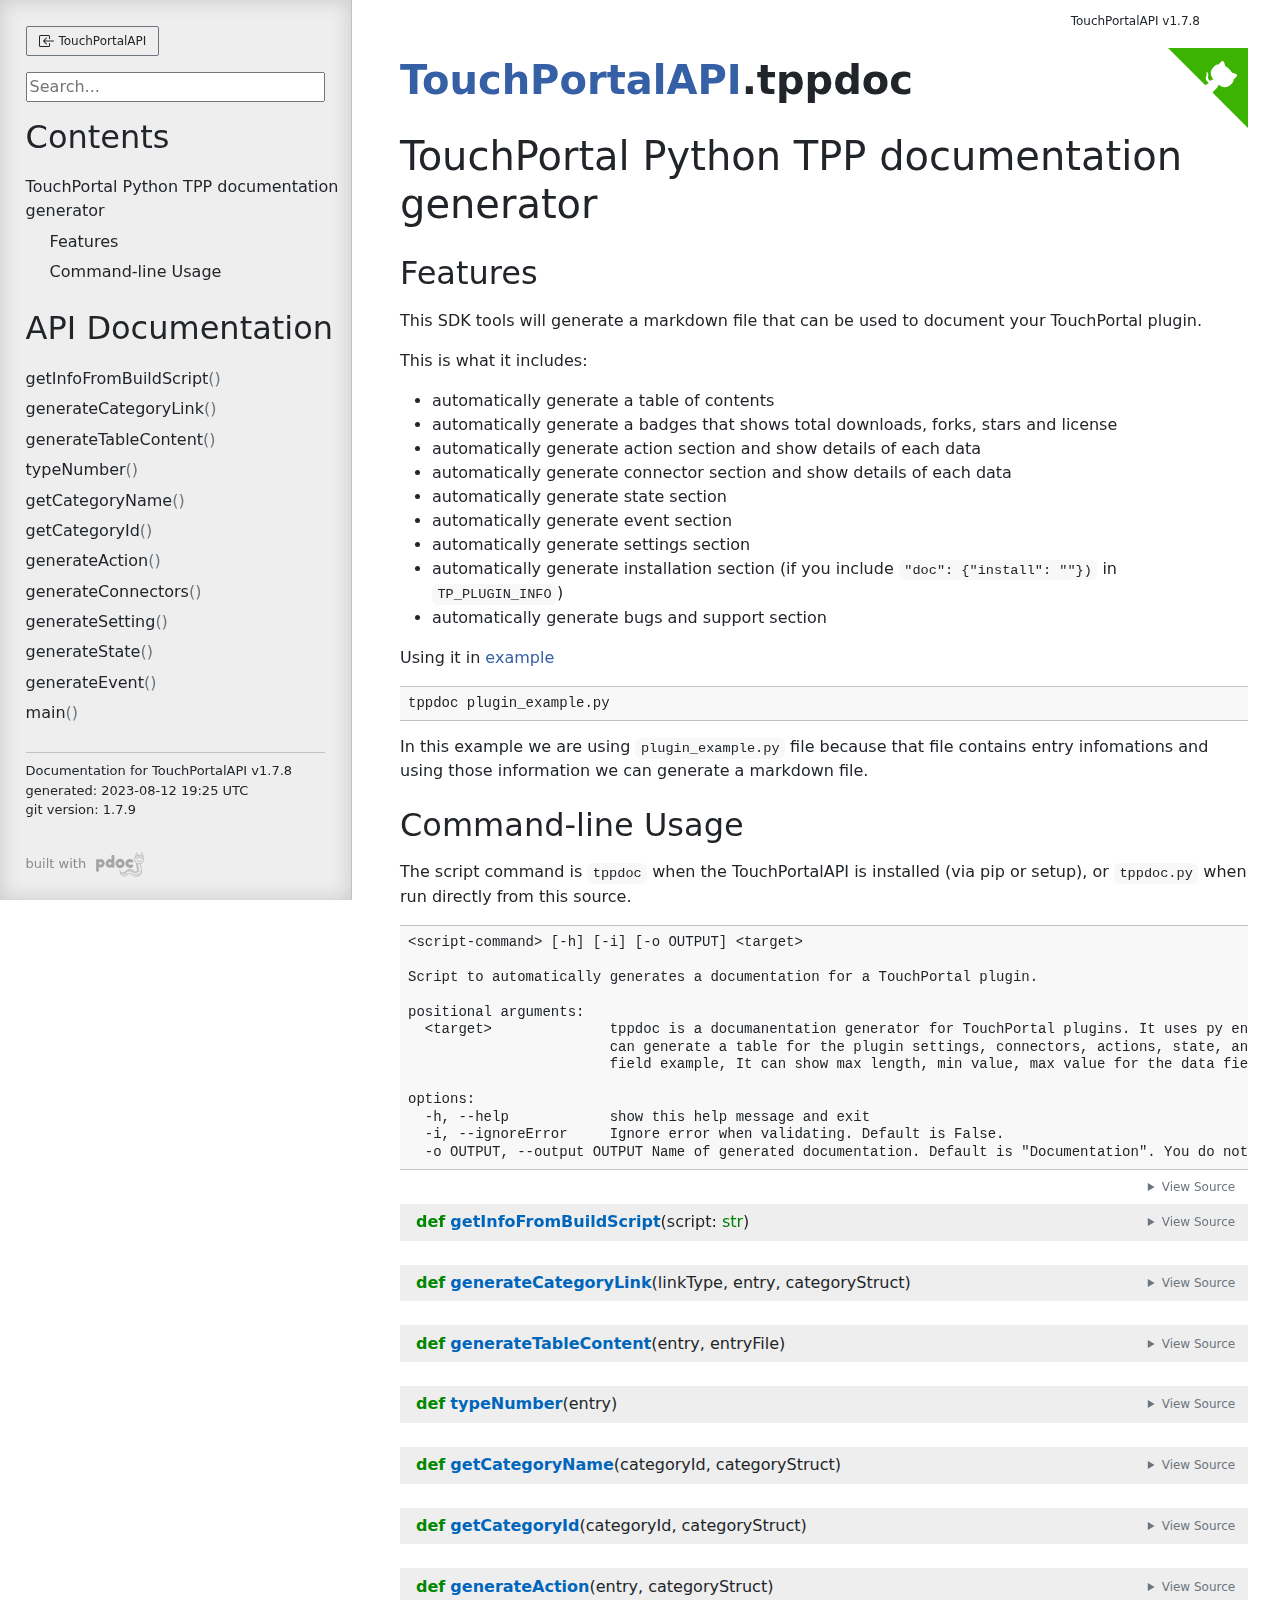
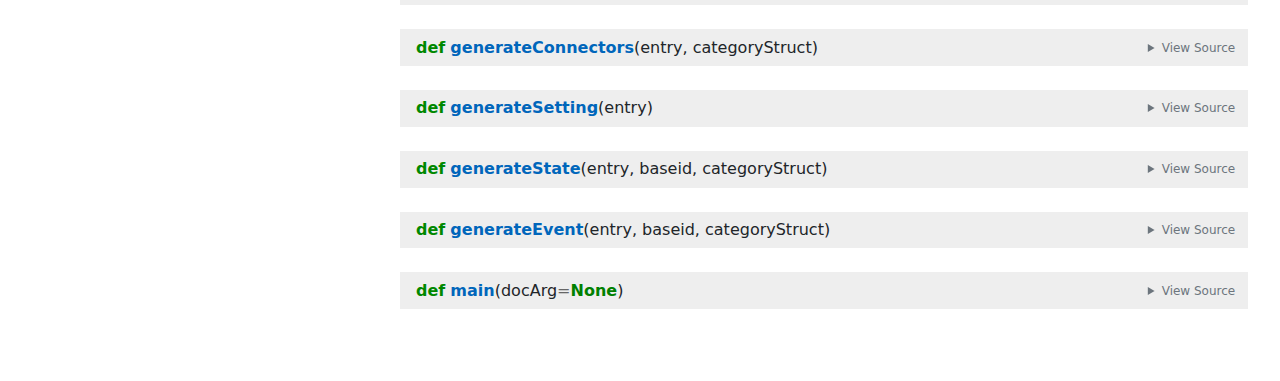
<file: docs/TouchPortalAPI/tppdoc.html>
<!doctype html>
<html lang="en">
<head>
    <meta charset="utf-8">
    <meta name="viewport" content="width=device-width, initial-scale=1">
    <meta name="generator" content="pdoc 12.0.2"/>
    <title>TouchPortalAPI.tppdoc API documentation</title>

    <style>/*! * Bootstrap Reboot v5.0.0 (https://getbootstrap.com/) * Copyright 2011-2021 The Bootstrap Authors * Copyright 2011-2021 Twitter, Inc. * Licensed under MIT (https://github.com/twbs/bootstrap/blob/main/LICENSE) * Forked from Normalize.css, licensed MIT (https://github.com/necolas/normalize.css/blob/master/LICENSE.md) */*,::after,::before{box-sizing:border-box}@media (prefers-reduced-motion:no-preference){:root{scroll-behavior:smooth}}body{margin:0;font-family:system-ui,-apple-system,"Segoe UI",Roboto,"Helvetica Neue",Arial,"Noto Sans","Liberation Sans",sans-serif,"Apple Color Emoji","Segoe UI Emoji","Segoe UI Symbol","Noto Color Emoji";font-size:1rem;font-weight:400;line-height:1.5;color:#212529;background-color:#fff;-webkit-text-size-adjust:100%;-webkit-tap-highlight-color:transparent}hr{margin:1rem 0;color:inherit;background-color:currentColor;border:0;opacity:.25}hr:not([size]){height:1px}h1,h2,h3,h4,h5,h6{margin-top:0;margin-bottom:.5rem;font-weight:500;line-height:1.2}h1{font-size:calc(1.375rem + 1.5vw)}@media (min-width:1200px){h1{font-size:2.5rem}}h2{font-size:calc(1.325rem + .9vw)}@media (min-width:1200px){h2{font-size:2rem}}h3{font-size:calc(1.3rem + .6vw)}@media (min-width:1200px){h3{font-size:1.75rem}}h4{font-size:calc(1.275rem + .3vw)}@media (min-width:1200px){h4{font-size:1.5rem}}h5{font-size:1.25rem}h6{font-size:1rem}p{margin-top:0;margin-bottom:1rem}abbr[data-bs-original-title],abbr[title]{-webkit-text-decoration:underline dotted;text-decoration:underline dotted;cursor:help;-webkit-text-decoration-skip-ink:none;text-decoration-skip-ink:none}address{margin-bottom:1rem;font-style:normal;line-height:inherit}ol,ul{padding-left:2rem}dl,ol,ul{margin-top:0;margin-bottom:1rem}ol ol,ol ul,ul ol,ul ul{margin-bottom:0}dt{font-weight:700}dd{margin-bottom:.5rem;margin-left:0}blockquote{margin:0 0 1rem}b,strong{font-weight:bolder}small{font-size:.875em}mark{padding:.2em;background-color:#fcf8e3}sub,sup{position:relative;font-size:.75em;line-height:0;vertical-align:baseline}sub{bottom:-.25em}sup{top:-.5em}a{color:#0d6efd;text-decoration:underline}a:hover{color:#0a58ca}a:not([href]):not([class]),a:not([href]):not([class]):hover{color:inherit;text-decoration:none}code,kbd,pre,samp{font-family:SFMono-Regular,Menlo,Monaco,Consolas,"Liberation Mono","Courier New",monospace;font-size:1em;direction:ltr;unicode-bidi:bidi-override}pre{display:block;margin-top:0;margin-bottom:1rem;overflow:auto;font-size:.875em}pre code{font-size:inherit;color:inherit;word-break:normal}code{font-size:.875em;color:#d63384;word-wrap:break-word}a>code{color:inherit}kbd{padding:.2rem .4rem;font-size:.875em;color:#fff;background-color:#212529;border-radius:.2rem}kbd kbd{padding:0;font-size:1em;font-weight:700}figure{margin:0 0 1rem}img,svg{vertical-align:middle}table{caption-side:bottom;border-collapse:collapse}caption{padding-top:.5rem;padding-bottom:.5rem;color:#6c757d;text-align:left}th{text-align:inherit;text-align:-webkit-match-parent}tbody,td,tfoot,th,thead,tr{border-color:inherit;border-style:solid;border-width:0}label{display:inline-block}button{border-radius:0}button:focus:not(:focus-visible){outline:0}button,input,optgroup,select,textarea{margin:0;font-family:inherit;font-size:inherit;line-height:inherit}button,select{text-transform:none}[role=button]{cursor:pointer}select{word-wrap:normal}select:disabled{opacity:1}[list]::-webkit-calendar-picker-indicator{display:none}[type=button],[type=reset],[type=submit],button{-webkit-appearance:button}[type=button]:not(:disabled),[type=reset]:not(:disabled),[type=submit]:not(:disabled),button:not(:disabled){cursor:pointer}::-moz-focus-inner{padding:0;border-style:none}textarea{resize:vertical}fieldset{min-width:0;padding:0;margin:0;border:0}legend{float:left;width:100%;padding:0;margin-bottom:.5rem;font-size:calc(1.275rem + .3vw);line-height:inherit}@media (min-width:1200px){legend{font-size:1.5rem}}legend+*{clear:left}::-webkit-datetime-edit-day-field,::-webkit-datetime-edit-fields-wrapper,::-webkit-datetime-edit-hour-field,::-webkit-datetime-edit-minute,::-webkit-datetime-edit-month-field,::-webkit-datetime-edit-text,::-webkit-datetime-edit-year-field{padding:0}::-webkit-inner-spin-button{height:auto}[type=search]{outline-offset:-2px;-webkit-appearance:textfield}::-webkit-search-decoration{-webkit-appearance:none}::-webkit-color-swatch-wrapper{padding:0}::file-selector-button{font:inherit}::-webkit-file-upload-button{font:inherit;-webkit-appearance:button}output{display:inline-block}iframe{border:0}summary{display:list-item;cursor:pointer}progress{vertical-align:baseline}[hidden]{display:none!important}</style>
    <style>/*! syntax-highlighting.css *//*! pygments syntax highlighting */pre{line-height:125%;}td.linenos pre{color:#000000; background-color:#f0f0f0; padding-left:5px; padding-right:5px;}span.linenos{color:#000000; background-color:#f0f0f0; padding-left:5px; padding-right:5px;}td.linenos pre.special{color:#000000; background-color:#ffffc0; padding-left:5px; padding-right:5px;}span.linenos.special{color:#000000; background-color:#ffffc0; padding-left:5px; padding-right:5px;}.pdoc .hll{background-color:#ffffcc}.pdoc{background:#f8f8f8;}.pdoc .c{color:#408080; font-style:italic}.pdoc .err{border:1px solid #FF0000}.pdoc .k{color:#008000; font-weight:bold}.pdoc .o{color:#666666}.pdoc .ch{color:#408080; font-style:italic}.pdoc .cm{color:#408080; font-style:italic}.pdoc .cp{color:#BC7A00}.pdoc .cpf{color:#408080; font-style:italic}.pdoc .c1{color:#408080; font-style:italic}.pdoc .cs{color:#408080; font-style:italic}.pdoc .gd{color:#A00000}.pdoc .ge{font-style:italic}.pdoc .gr{color:#FF0000}.pdoc .gh{color:#000080; font-weight:bold}.pdoc .gi{color:#00A000}.pdoc .go{color:#888888}.pdoc .gp{color:#000080; font-weight:bold}.pdoc .gs{font-weight:bold}.pdoc .gu{color:#800080; font-weight:bold}.pdoc .gt{color:#0044DD}.pdoc .kc{color:#008000; font-weight:bold}.pdoc .kd{color:#008000; font-weight:bold}.pdoc .kn{color:#008000; font-weight:bold}.pdoc .kp{color:#008000}.pdoc .kr{color:#008000; font-weight:bold}.pdoc .kt{color:#B00040}.pdoc .m{color:#666666}.pdoc .s{color:#BA2121}.pdoc .na{color:#7D9029}.pdoc .nb{color:#008000}.pdoc .nc{color:#0000FF; font-weight:bold}.pdoc .no{color:#880000}.pdoc .nd{color:#AA22FF}.pdoc .ni{color:#999999; font-weight:bold}.pdoc .ne{color:#D2413A; font-weight:bold}.pdoc .nf{color:#0000FF}.pdoc .nl{color:#A0A000}.pdoc .nn{color:#0000FF; font-weight:bold}.pdoc .nt{color:#008000; font-weight:bold}.pdoc .nv{color:#19177C}.pdoc .ow{color:#AA22FF; font-weight:bold}.pdoc .w{color:#bbbbbb}.pdoc .mb{color:#666666}.pdoc .mf{color:#666666}.pdoc .mh{color:#666666}.pdoc .mi{color:#666666}.pdoc .mo{color:#666666}.pdoc .sa{color:#BA2121}.pdoc .sb{color:#BA2121}.pdoc .sc{color:#BA2121}.pdoc .dl{color:#BA2121}.pdoc .sd{color:#BA2121; font-style:italic}.pdoc .s2{color:#BA2121}.pdoc .se{color:#BB6622; font-weight:bold}.pdoc .sh{color:#BA2121}.pdoc .si{color:#BB6688; font-weight:bold}.pdoc .sx{color:#008000}.pdoc .sr{color:#BB6688}.pdoc .s1{color:#BA2121}.pdoc .ss{color:#19177C}.pdoc .bp{color:#008000}.pdoc .fm{color:#0000FF}.pdoc .vc{color:#19177C}.pdoc .vg{color:#19177C}.pdoc .vi{color:#19177C}.pdoc .vm{color:#19177C}.pdoc .il{color:#666666}@media (prefers-color-scheme:dark){		.pdoc .hll{background-color:#49483e}	.pdoc{background:#272822; color:#f8f8f2}	.pdoc .c{color:#75715e}	.pdoc .err{color:#960050; background-color:#1e0010}	.pdoc .k{color:#66d9ef}	.pdoc .l{color:#ae81ff}	.pdoc .n{color:#f8f8f2}	.pdoc .o{color:#f92672}	.pdoc .p{color:#f8f8f2}	.pdoc .ch{color:#75715e}	.pdoc .cm{color:#75715e}	.pdoc .cp{color:#75715e}	.pdoc .cpf{color:#75715e}	.pdoc .c1{color:#75715e}	.pdoc .cs{color:#75715e}	.pdoc .gd{color:#f92672}	.pdoc .ge{font-style:italic}	.pdoc .gi{color:#a6e22e}	.pdoc .go{color:#66d9ef}	.pdoc .gp{color:#f92672; font-weight:bold}	.pdoc .gs{font-weight:bold}	.pdoc .gu{color:#75715e}	.pdoc .kc{color:#66d9ef}	.pdoc .kd{color:#66d9ef}	.pdoc .kn{color:#f92672}	.pdoc .kp{color:#66d9ef}	.pdoc .kr{color:#66d9ef}	.pdoc .kt{color:#66d9ef}	.pdoc .ld{color:#e6db74}	.pdoc .m{color:#ae81ff}	.pdoc .s{color:#e6db74}	.pdoc .na{color:#a6e22e}	.pdoc .nb{color:#f8f8f2}	.pdoc .nc{color:#a6e22e}	.pdoc .no{color:#66d9ef}	.pdoc .nd{color:#a6e22e}	.pdoc .ni{color:#f8f8f2}	.pdoc .ne{color:#a6e22e}	.pdoc .nf{color:#a6e22e}	.pdoc .nl{color:#f8f8f2}	.pdoc .nn{color:#f8f8f2}	.pdoc .nx{color:#a6e22e}	.pdoc .py{color:#f8f8f2}	.pdoc .nt{color:#f92672}	.pdoc .nv{color:#f8f8f2}	.pdoc .ow{color:#f92672}	.pdoc .w{color:#f8f8f2}	.pdoc .mb{color:#ae81ff}	.pdoc .mf{color:#ae81ff}	.pdoc .mh{color:#ae81ff}	.pdoc .mi{color:#ae81ff}	.pdoc .mo{color:#ae81ff}	.pdoc .sa{color:#e6db74}	.pdoc .sb{color:#e6db74}	.pdoc .sc{color:#e6db74}	.pdoc .dl{color:#e6db74}	.pdoc .sd{color:#e6db74}	.pdoc .s2{color:#e6db74}	.pdoc .se{color:#ae81ff}	.pdoc .sh{color:#e6db74}	.pdoc .si{color:#e6db74}	.pdoc .sx{color:#e6db74}	.pdoc .sr{color:#e6db74}	.pdoc .s1{color:#e6db74}	.pdoc .ss{color:#e6db74}	.pdoc .bp{color:#f8f8f2}	.pdoc .fm{color:#a6e22e}	.pdoc .vc{color:#f8f8f2}	.pdoc .vg{color:#f8f8f2}	.pdoc .vi{color:#f8f8f2}	.pdoc .vm{color:#f8f8f2}	.pdoc .il{color:#ae81ff}}</style>
    <style>/*! theme.css */:root{--pdoc-background:#fff;}.pdoc{--text:#212529;--muted:#6c757d;--link:#3660a5;--link-hover:#1659c5;--code:#f8f8f8;--active:#fff598;--accent:#eee;--accent2:#c1c1c1;--nav-hover:rgba(255, 255, 255, 0.5);--name:#0066BB;--def:#008800;--annotation:#007020;}</style>
    <style>@media (prefers-color-scheme:dark){:root{--pdoc-background:#212529;}.pdoc{--text:#f7f7f7;--muted:#9d9d9d;--link:#58a6ff;--link-hover:#3989ff;--code:#333;--active:#555;--accent:#343434;--accent2:#555;--nav-hover:rgba(0, 0, 0, 0.1);--name:#77C1FF;--def:#0cdd0c;--annotation:#00c037;}}</style>
    <style>/*! layout.css */html, body{width:100%;height:100%;}html, main{scroll-behavior:smooth;}body{background-color:var(--pdoc-background);}@media (max-width:769px){#navtoggle{cursor:pointer;position:absolute;width:50px;height:40px;top:1rem;right:1rem;border-color:var(--text);color:var(--text);display:flex;opacity:0.8;}#navtoggle:hover{opacity:1;}#togglestate + div{display:none;}#togglestate:checked + div{display:inherit;}main, header{padding:2rem 3vw;}header + main{margin-top:-3rem;}.git-button{display:none !important;}nav input[type="search"]{max-width:77%;}nav input[type="search"]:first-child{margin-top:-6px;}nav input[type="search"]:valid ~ *{display:none !important;}}@media (min-width:770px){:root{--sidebar-width:clamp(12.5rem, 28vw, 22rem);}nav{position:fixed;overflow:auto;height:100vh;width:var(--sidebar-width);}main, header{padding:3rem 2rem 3rem calc(var(--sidebar-width) + 3rem);width:calc(54rem + var(--sidebar-width));max-width:100%;}header + main{margin-top:-4rem;}#navtoggle{display:none;}}#togglestate{position:absolute;height:0;opacity:0;}nav.pdoc{--pad:clamp(0.5rem, 2vw, 1.75rem);--indent:1.5rem;background-color:var(--accent);border-right:1px solid var(--accent2);box-shadow:0 0 20px rgba(50, 50, 50, .2) inset;padding:0 0 0 var(--pad);overflow-wrap:anywhere;scrollbar-width:thin; scrollbar-color:var(--accent2) transparent }nav.pdoc::-webkit-scrollbar{width:.4rem; }nav.pdoc::-webkit-scrollbar-thumb{background-color:var(--accent2); }nav.pdoc > div{padding:var(--pad) 0;}nav.pdoc .module-list-button{display:inline-flex;align-items:center;color:var(--text);border-color:var(--muted);margin-bottom:1rem;}nav.pdoc .module-list-button:hover{border-color:var(--text);}nav.pdoc input[type=search]{display:block;outline-offset:0;width:calc(100% - var(--pad));}nav.pdoc .logo{max-width:calc(100% - var(--pad));max-height:35vh;display:block;margin:0 auto 1rem;transform:translate(calc(-.5 * var(--pad)), 0);}nav.pdoc ul{list-style:none;padding-left:0;}nav.pdoc > div > ul{margin-left:calc(0px - var(--pad));}nav.pdoc li a{padding:.2rem 0 .2rem calc(var(--pad) + var(--indent));}nav.pdoc > div > ul > li > a{padding-left:var(--pad);}nav.pdoc li{transition:all 100ms;}nav.pdoc li:hover{background-color:var(--nav-hover);}nav.pdoc a, nav.pdoc a:hover{color:var(--text);}nav.pdoc a{display:block;}nav.pdoc > h2:first-of-type{margin-top:1.5rem;}nav.pdoc .class:before{content:"class ";color:var(--muted);}nav.pdoc .function:after{content:"()";color:var(--muted);}nav.pdoc footer:before{content:"";display:block;width:calc(100% - var(--pad));border-top:solid var(--accent2) 1px;margin-top:1.5rem;padding-top:.5rem;}nav.pdoc footer{font-size:small;}</style>
    <style>.version_header{font-size:.75rem;float:right;margin-top:-3em;margin-right:4em;}nav.pdoc a.inline{display:inline-block;}.module-list-button:not([href$='.html']){display:none !important;}@media (min-width:770px){main, header{width:auto !important;}}@media (max-width:769px){#navtoggle{top:.5rem !important;right:3rem !important;}nav.pdoc input[type=search]{width:calc(100% - 70px - 3rem);}.version_header{float:left;margin-top:-2em;}}</style>
    <style>/*! content.css */.pdoc{color:var(--text);box-sizing:border-box;line-height:1.5;background:none;}.pdoc .pdoc-button{display:inline-block;border:solid black 1px;border-radius:2px;font-size:.75rem;padding:calc(0.5em - 1px) 1em;transition:100ms all;}.pdoc .pdoc-alert{padding:1rem 1rem 1rem calc(1.5rem + 24px);border:1px solid transparent;border-radius:.25rem;background-repeat:no-repeat;background-position:1rem center;margin-bottom:1rem;}.pdoc .pdoc-alert > *:last-child{margin-bottom:0;}.pdoc .pdoc-alert-note {color:#084298;background-color:#cfe2ff;border-color:#b6d4fe;background-image:url("data:image/svg+xml,%3Csvg%20xmlns%3D%22http%3A//www.w3.org/2000/svg%22%20width%3D%2224%22%20height%3D%2224%22%20fill%3D%22%23084298%22%20viewBox%3D%220%200%2016%2016%22%3E%3Cpath%20d%3D%22M8%2016A8%208%200%201%200%208%200a8%208%200%200%200%200%2016zm.93-9.412-1%204.705c-.07.34.029.533.304.533.194%200%20.487-.07.686-.246l-.088.416c-.287.346-.92.598-1.465.598-.703%200-1.002-.422-.808-1.319l.738-3.468c.064-.293.006-.399-.287-.47l-.451-.081.082-.381%202.29-.287zM8%205.5a1%201%200%201%201%200-2%201%201%200%200%201%200%202z%22/%3E%3C/svg%3E");}.pdoc .pdoc-alert-warning{color:#664d03;background-color:#fff3cd;border-color:#ffecb5;background-image:url("data:image/svg+xml,%3Csvg%20xmlns%3D%22http%3A//www.w3.org/2000/svg%22%20width%3D%2224%22%20height%3D%2224%22%20fill%3D%22%23664d03%22%20viewBox%3D%220%200%2016%2016%22%3E%3Cpath%20d%3D%22M8.982%201.566a1.13%201.13%200%200%200-1.96%200L.165%2013.233c-.457.778.091%201.767.98%201.767h13.713c.889%200%201.438-.99.98-1.767L8.982%201.566zM8%205c.535%200%20.954.462.9.995l-.35%203.507a.552.552%200%200%201-1.1%200L7.1%205.995A.905.905%200%200%201%208%205zm.002%206a1%201%200%201%201%200%202%201%201%200%200%201%200-2z%22/%3E%3C/svg%3E");}.pdoc .pdoc-alert-danger{color:#842029;background-color:#f8d7da;border-color:#f5c2c7;background-image:url("data:image/svg+xml,%3Csvg%20xmlns%3D%22http%3A//www.w3.org/2000/svg%22%20width%3D%2224%22%20height%3D%2224%22%20fill%3D%22%23842029%22%20viewBox%3D%220%200%2016%2016%22%3E%3Cpath%20d%3D%22M5.52.359A.5.5%200%200%201%206%200h4a.5.5%200%200%201%20.474.658L8.694%206H12.5a.5.5%200%200%201%20.395.807l-7%209a.5.5%200%200%201-.873-.454L6.823%209.5H3.5a.5.5%200%200%201-.48-.641l2.5-8.5z%22/%3E%3C/svg%3E");}.pdoc .visually-hidden{position:absolute !important;width:1px !important;height:1px !important;padding:0 !important;margin:-1px !important;overflow:hidden !important;clip:rect(0, 0, 0, 0) !important;white-space:nowrap !important;border:0 !important;}.pdoc h1, .pdoc h2, .pdoc h3{font-weight:300;margin:.3em 0;padding:.2em 0;}.pdoc > section:not(.module-info) h1{font-size:1.5rem;font-weight:500;}.pdoc > section:not(.module-info) h2{font-size:1.4rem;font-weight:500;}.pdoc > section:not(.module-info) h3{font-size:1.3rem;font-weight:500;}.pdoc > section:not(.module-info) h4{font-size:1.2rem;}.pdoc > section:not(.module-info) h5{font-size:1.1rem;}.pdoc a{text-decoration:none;color:var(--link);}.pdoc a:hover{color:var(--link-hover);}.pdoc blockquote{margin-left:2rem;}.pdoc pre{border-top:1px solid var(--accent2);border-bottom:1px solid var(--accent2);margin-top:0;margin-bottom:1em;padding:.5rem 0 .5rem .5rem;overflow-x:auto;background-color:var(--code);}.pdoc code{color:var(--text);padding:.2em .4em;margin:0;font-size:85%;background-color:var(--code);border-radius:6px;}.pdoc a > code{color:inherit;}.pdoc pre > code{display:inline-block;font-size:inherit;background:none;border:none;padding:0;}.pdoc > section:not(.module-info){margin-bottom:1.5rem;}.pdoc .modulename{margin-top:0;font-weight:bold;}.pdoc .modulename a{color:var(--link);transition:100ms all;}.pdoc .git-button{float:right;border:solid var(--link) 1px;}.pdoc .git-button:hover{background-color:var(--link);color:var(--pdoc-background);}.view-source-toggle-state,.view-source-toggle-state ~ .pdoc-code{display:none;}.view-source-toggle-state:checked ~ .pdoc-code{display:block;}.view-source-button{display:inline-block;float:right;font-size:.75rem;line-height:1.5rem;color:var(--muted);padding:0 .4rem 0 1.3rem;cursor:pointer;text-indent:-2px;}.view-source-button > span{visibility:hidden;}.module-info .view-source-button{float:none;display:flex;justify-content:flex-end;margin:-1.2rem .4rem -.2rem 0;}.view-source-button::before{position:absolute;content:"View Source";display:list-item;list-style-type:disclosure-closed;}.view-source-toggle-state:checked ~ .attr .view-source-button::before,.view-source-toggle-state:checked ~ .view-source-button::before{list-style-type:disclosure-open;}.pdoc .docstring{margin-bottom:1.5rem;}.pdoc section:not(.module-info) .docstring{margin-left:clamp(0rem, 5vw - 2rem, 1rem);}.pdoc .docstring .pdoc-code{margin-left:1em;margin-right:1em;}.pdoc h1:target,.pdoc h2:target,.pdoc h3:target,.pdoc h4:target,.pdoc h5:target,.pdoc h6:target,.pdoc .pdoc-code > pre > span:target{background-color:var(--active);box-shadow:-1rem 0 0 0 var(--active);}.pdoc .pdoc-code > pre > span:target{display:block;}.pdoc div:target > .attr,.pdoc section:target > .attr,.pdoc dd:target > a{background-color:var(--active);}.pdoc *{scroll-margin:2rem;}.pdoc .pdoc-code .linenos{user-select:none;}.pdoc .attr:hover{filter:contrast(0.95);}.pdoc section, .pdoc .classattr{position:relative;}.pdoc .headerlink{--width:clamp(1rem, 3vw, 2rem);position:absolute;top:0;left:calc(0rem - var(--width));transition:all 100ms ease-in-out;opacity:0;}.pdoc .headerlink::before{content:"#";display:block;text-align:center;width:var(--width);height:2.3rem;line-height:2.3rem;font-size:1.5rem;}.pdoc .attr:hover ~ .headerlink,.pdoc *:target > .headerlink,.pdoc .headerlink:hover{opacity:1;}.pdoc .attr{display:block;margin:.5rem 0 .5rem;padding:.4rem .4rem .4rem 1rem;background-color:var(--accent);overflow-x:auto;}.pdoc .classattr{margin-left:2rem;}.pdoc .name{color:var(--name);font-weight:bold;}.pdoc .def{color:var(--def);font-weight:bold;}.pdoc .signature{background-color:transparent;}.pdoc .param, .pdoc .return-annotation{white-space:pre;}.pdoc .signature.multiline .param{display:block;}.pdoc .signature.condensed .param{display:inline-block;}.pdoc .annotation{color:var(--annotation);}.pdoc .inherited{margin-left:2rem;}.pdoc .inherited dt{font-weight:700;}.pdoc .inherited dt, .pdoc .inherited dd{display:inline;margin-left:0;margin-bottom:.5rem;}.pdoc .inherited dd:not(:last-child):after{content:", ";}.pdoc .inherited .class:before{content:"class ";}.pdoc .inherited .function a:after{content:"()";}.pdoc .search-result .docstring{overflow:auto;max-height:25vh;}.pdoc .search-result.focused > .attr{background-color:var(--active);}.pdoc .attribution{margin-top:2rem;display:block;opacity:0.5;transition:all 200ms;filter:grayscale(100%);}.pdoc .attribution:hover{opacity:1;filter:grayscale(0%);}.pdoc .attribution img{margin-left:5px;height:35px;vertical-align:middle;width:70px;transition:all 200ms;}.pdoc table{display:block;width:max-content;max-width:100%;overflow:auto;margin-bottom:1rem;}.pdoc table th{font-weight:600;}.pdoc table th, .pdoc table td{padding:6px 13px;border:1px solid var(--accent2);}</style>
    <style>.pdoc .attribution{font-size:small;}.pdoc .attribution img{height:25px; width:auto;}</style>
    <style>/*! custom.css */</style></head>
<body>
    <nav class="pdoc">
        <label id="navtoggle" for="togglestate" class="pdoc-button"><svg xmlns='http://www.w3.org/2000/svg' viewBox='0 0 30 30'><path stroke-linecap='round' stroke="currentColor" stroke-miterlimit='10' stroke-width='2' d='M4 7h22M4 15h22M4 23h22'/></svg></label>
        <input id="togglestate" type="checkbox" aria-hidden="true" tabindex="-1">
        <div>            <a class="pdoc-button module-list-button" href="../TouchPortalAPI.html">
<svg xmlns="http://www.w3.org/2000/svg" width="16" height="16" fill="currentColor" class="bi bi-box-arrow-in-left" viewBox="0 0 16 16">
  <path fill-rule="evenodd" d="M10 3.5a.5.5 0 0 0-.5-.5h-8a.5.5 0 0 0-.5.5v9a.5.5 0 0 0 .5.5h8a.5.5 0 0 0 .5-.5v-2a.5.5 0 0 1 1 0v2A1.5 1.5 0 0 1 9.5 14h-8A1.5 1.5 0 0 1 0 12.5v-9A1.5 1.5 0 0 1 1.5 2h8A1.5 1.5 0 0 1 11 3.5v2a.5.5 0 0 1-1 0v-2z"/>
  <path fill-rule="evenodd" d="M4.146 8.354a.5.5 0 0 1 0-.708l3-3a.5.5 0 1 1 .708.708L5.707 7.5H14.5a.5.5 0 0 1 0 1H5.707l2.147 2.146a.5.5 0 0 1-.708.708l-3-3z"/>
</svg>                &nbsp;TouchPortalAPI</a>


            <input type="search" placeholder="Search..." role="searchbox" aria-label="search"
                   pattern=".+" required>

        <h2>Contents</h2>
        <ul>
  <li><a href="#touchportal-python-tpp-documentation-generator">TouchPortal Python TPP documentation generator</a>
  <ul>
    <li><a href="#features">Features</a></li>
    <li><a href="#command-line-usage">Command-line Usage</a></li>
  </ul></li>
</ul>



        <h2>API Documentation</h2>
            <ul class="memberlist">
            <li>
                    <a class="function" href="#getInfoFromBuildScript">getInfoFromBuildScript</a>
            </li>
            <li>
                    <a class="function" href="#generateCategoryLink">generateCategoryLink</a>
            </li>
            <li>
                    <a class="function" href="#generateTableContent">generateTableContent</a>
            </li>
            <li>
                    <a class="function" href="#typeNumber">typeNumber</a>
            </li>
            <li>
                    <a class="function" href="#getCategoryName">getCategoryName</a>
            </li>
            <li>
                    <a class="function" href="#getCategoryId">getCategoryId</a>
            </li>
            <li>
                    <a class="function" href="#generateAction">generateAction</a>
            </li>
            <li>
                    <a class="function" href="#generateConnectors">generateConnectors</a>
            </li>
            <li>
                    <a class="function" href="#generateSetting">generateSetting</a>
            </li>
            <li>
                    <a class="function" href="#generateState">generateState</a>
            </li>
            <li>
                    <a class="function" href="#generateEvent">generateEvent</a>
            </li>
            <li>
                    <a class="function" href="#main">main</a>
            </li>
    </ul>


    <footer>Documentation for TouchPortalAPI v1.7.8<br/>generated: 2023-08-12 19:25 UTC<br/>git version: <a href='https://github.com/KillerBOSS2019/TouchPortal-API/commit/1.7.9' class='inline' target='_blank'>1.7.9</a><br/></footer>

        <a class="attribution" title="pdoc: Python API documentation generator" href="https://pdoc.dev" target="_blank">
            built with <span class="visually-hidden">pdoc</span><img
                alt="pdoc logo"
                src="data:image/svg+xml,%3Csvg%20xmlns%3D%22http%3A//www.w3.org/2000/svg%22%20role%3D%22img%22%20aria-label%3D%22pdoc%20logo%22%20width%3D%22300%22%20height%3D%22150%22%20viewBox%3D%22-1%200%2060%2030%22%3E%3Ctitle%3Epdoc%3C/title%3E%3Cpath%20d%3D%22M29.621%2021.293c-.011-.273-.214-.475-.511-.481a.5.5%200%200%200-.489.503l-.044%201.393c-.097.551-.695%201.215-1.566%201.704-.577.428-1.306.486-2.193.182-1.426-.617-2.467-1.654-3.304-2.487l-.173-.172a3.43%203.43%200%200%200-.365-.306.49.49%200%200%200-.286-.196c-1.718-1.06-4.931-1.47-7.353.191l-.219.15c-1.707%201.187-3.413%202.131-4.328%201.03-.02-.027-.49-.685-.141-1.763.233-.721.546-2.408.772-4.076.042-.09.067-.187.046-.288.166-1.347.277-2.625.241-3.351%201.378-1.008%202.271-2.586%202.271-4.362%200-.976-.272-1.935-.788-2.774-.057-.094-.122-.18-.184-.268.033-.167.052-.339.052-.516%200-1.477-1.202-2.679-2.679-2.679-.791%200-1.496.352-1.987.9a6.3%206.3%200%200%200-1.001.029c-.492-.564-1.207-.929-2.012-.929-1.477%200-2.679%201.202-2.679%202.679A2.65%202.65%200%200%200%20.97%206.554c-.383.747-.595%201.572-.595%202.41%200%202.311%201.507%204.29%203.635%205.107-.037.699-.147%202.27-.423%203.294l-.137.461c-.622%202.042-2.515%208.257%201.727%2010.643%201.614.908%203.06%201.248%204.317%201.248%202.665%200%204.492-1.524%205.322-2.401%201.476-1.559%202.886-1.854%206.491.82%201.877%201.393%203.514%201.753%204.861%201.068%202.223-1.713%202.811-3.867%203.399-6.374.077-.846.056-1.469.054-1.537zm-4.835%204.313c-.054.305-.156.586-.242.629-.034-.007-.131-.022-.307-.157-.145-.111-.314-.478-.456-.908.221.121.432.25.675.355.115.039.219.051.33.081zm-2.251-1.238c-.05.33-.158.648-.252.694-.022.001-.125-.018-.307-.157-.217-.166-.488-.906-.639-1.573.358.344.754.693%201.198%201.036zm-3.887-2.337c-.006-.116-.018-.231-.041-.342.635.145%201.189.368%201.599.625.097.231.166.481.174.642-.03.049-.055.101-.067.158-.046.013-.128.026-.298.004-.278-.037-.901-.57-1.367-1.087zm-1.127-.497c.116.306.176.625.12.71-.019.014-.117.045-.345.016-.206-.027-.604-.332-.986-.695.41-.051.816-.056%201.211-.031zm-4.535%201.535c.209.22.379.47.358.598-.006.041-.088.138-.351.234-.144.055-.539-.063-.979-.259a11.66%2011.66%200%200%200%20.972-.573zm.983-.664c.359-.237.738-.418%201.126-.554.25.237.479.548.457.694-.006.042-.087.138-.351.235-.174.064-.694-.105-1.232-.375zm-3.381%201.794c-.022.145-.061.29-.149.401-.133.166-.358.248-.69.251h-.002c-.133%200-.306-.26-.45-.621.417.091.854.07%201.291-.031zm-2.066-8.077a4.78%204.78%200%200%201-.775-.584c.172-.115.505-.254.88-.378l-.105.962zm-.331%202.302a10.32%2010.32%200%200%201-.828-.502c.202-.143.576-.328.984-.49l-.156.992zm-.45%202.157l-.701-.403c.214-.115.536-.249.891-.376a11.57%2011.57%200%200%201-.19.779zm-.181%201.716c.064.398.194.702.298.893-.194-.051-.435-.162-.736-.398.061-.119.224-.3.438-.495zM8.87%204.141c0%20.152-.123.276-.276.276s-.275-.124-.275-.276.123-.276.276-.276.275.124.275.276zm-.735-.389a1.15%201.15%200%200%200-.314.783%201.16%201.16%200%200%200%201.162%201.162c.457%200%20.842-.27%201.032-.653.026.117.042.238.042.362a1.68%201.68%200%200%201-1.679%201.679%201.68%201.68%200%200%201-1.679-1.679c0-.843.626-1.535%201.436-1.654zM5.059%205.406A1.68%201.68%200%200%201%203.38%207.085a1.68%201.68%200%200%201-1.679-1.679c0-.037.009-.072.011-.109.21.3.541.508.935.508a1.16%201.16%200%200%200%201.162-1.162%201.14%201.14%200%200%200-.474-.912c.015%200%20.03-.005.045-.005.926.001%201.679.754%201.679%201.68zM3.198%204.141c0%20.152-.123.276-.276.276s-.275-.124-.275-.276.123-.276.276-.276.275.124.275.276zM1.375%208.964c0-.52.103-1.035.288-1.52.466.394%201.06.64%201.717.64%201.144%200%202.116-.725%202.499-1.738.383%201.012%201.355%201.738%202.499%201.738.867%200%201.631-.421%202.121-1.062.307.605.478%201.267.478%201.942%200%202.486-2.153%204.51-4.801%204.51s-4.801-2.023-4.801-4.51zm24.342%2019.349c-.985.498-2.267.168-3.813-.979-3.073-2.281-5.453-3.199-7.813-.705-1.315%201.391-4.163%203.365-8.423.97-3.174-1.786-2.239-6.266-1.261-9.479l.146-.492c.276-1.02.395-2.457.444-3.268a6.11%206.11%200%200%200%201.18.115%206.01%206.01%200%200%200%202.536-.562l-.006.175c-.802.215-1.848.612-2.021%201.25-.079.295.021.601.274.837.219.203.415.364.598.501-.667.304-1.243.698-1.311%201.179-.02.144-.022.507.393.787.213.144.395.26.564.365-1.285.521-1.361.96-1.381%201.126-.018.142-.011.496.427.746l.854.489c-.473.389-.971.914-.999%201.429-.018.278.095.532.316.713.675.556%201.231.721%201.653.721.059%200%20.104-.014.158-.02.207.707.641%201.64%201.513%201.64h.013c.8-.008%201.236-.345%201.462-.626.173-.216.268-.457.325-.692.424.195.93.374%201.372.374.151%200%20.294-.021.423-.068.732-.27.944-.704.993-1.021.009-.061.003-.119.002-.179.266.086.538.147.789.147.15%200%20.294-.021.423-.069.542-.2.797-.489.914-.754.237.147.478.258.704.288.106.014.205.021.296.021.356%200%20.595-.101.767-.229.438.435%201.094.992%201.656%201.067.106.014.205.021.296.021a1.56%201.56%200%200%200%20.323-.035c.17.575.453%201.289.866%201.605.358.273.665.362.914.362a.99.99%200%200%200%20.421-.093%201.03%201.03%200%200%200%20.245-.164c.168.428.39.846.68%201.068.358.273.665.362.913.362a.99.99%200%200%200%20.421-.093c.317-.148.512-.448.639-.762.251.157.495.257.726.257.127%200%20.25-.024.37-.071.427-.17.706-.617.841-1.314.022-.015.047-.022.068-.038.067-.051.133-.104.196-.159-.443%201.486-1.107%202.761-2.086%203.257zM8.66%209.925a.5.5%200%201%200-1%200c0%20.653-.818%201.205-1.787%201.205s-1.787-.552-1.787-1.205a.5.5%200%201%200-1%200c0%201.216%201.25%202.205%202.787%202.205s2.787-.989%202.787-2.205zm4.4%2015.965l-.208.097c-2.661%201.258-4.708%201.436-6.086.527-1.542-1.017-1.88-3.19-1.844-4.198a.4.4%200%200%200-.385-.414c-.242-.029-.406.164-.414.385-.046%201.249.367%203.686%202.202%204.896.708.467%201.547.7%202.51.7%201.248%200%202.706-.392%204.362-1.174l.185-.086a.4.4%200%200%200%20.205-.527c-.089-.204-.326-.291-.527-.206zM9.547%202.292c.093.077.205.114.317.114a.5.5%200%200%200%20.318-.886L8.817.397a.5.5%200%200%200-.703.068.5.5%200%200%200%20.069.703l1.364%201.124zm-7.661-.065c.086%200%20.173-.022.253-.068l1.523-.893a.5.5%200%200%200-.506-.863l-1.523.892a.5.5%200%200%200-.179.685c.094.158.261.247.432.247z%22%20transform%3D%22matrix%28-1%200%200%201%2058%200%29%22%20fill%3D%22%233bb300%22/%3E%3Cpath%20d%3D%22M.3%2021.86V10.18q0-.46.02-.68.04-.22.18-.5.28-.54%201.34-.54%201.06%200%201.42.28.38.26.44.78.76-1.04%202.38-1.04%201.64%200%203.1%201.54%201.46%201.54%201.46%203.58%200%202.04-1.46%203.58-1.44%201.54-3.08%201.54-1.64%200-2.38-.92v4.04q0%20.46-.04.68-.02.22-.18.5-.14.3-.5.42-.36.12-.98.12-.62%200-1-.12-.36-.12-.52-.4-.14-.28-.18-.5-.02-.22-.02-.68zm3.96-9.42q-.46.54-.46%201.18%200%20.64.46%201.18.48.52%201.2.52.74%200%201.24-.52.52-.52.52-1.18%200-.66-.48-1.18-.48-.54-1.26-.54-.76%200-1.22.54zm14.741-8.36q.16-.3.54-.42.38-.12%201-.12.64%200%201.02.12.38.12.52.42.16.3.18.54.04.22.04.68v11.94q0%20.46-.04.7-.02.22-.18.5-.3.54-1.7.54-1.38%200-1.54-.98-.84.96-2.34.96-1.8%200-3.28-1.56-1.48-1.58-1.48-3.66%200-2.1%201.48-3.68%201.5-1.58%203.28-1.58%201.48%200%202.3%201v-4.2q0-.46.02-.68.04-.24.18-.52zm-3.24%2010.86q.52.54%201.26.54.74%200%201.22-.54.5-.54.5-1.18%200-.66-.48-1.22-.46-.56-1.26-.56-.8%200-1.28.56-.48.54-.48%201.2%200%20.66.52%201.2zm7.833-1.2q0-2.4%201.68-3.96%201.68-1.56%203.84-1.56%202.16%200%203.82%201.56%201.66%201.54%201.66%203.94%200%201.66-.86%202.96-.86%201.28-2.1%201.9-1.22.6-2.54.6-1.32%200-2.56-.64-1.24-.66-2.1-1.92-.84-1.28-.84-2.88zm4.18%201.44q.64.48%201.3.48.66%200%201.32-.5.66-.5.66-1.48%200-.98-.62-1.46-.62-.48-1.34-.48-.72%200-1.34.5-.62.5-.62%201.48%200%20.96.64%201.46zm11.412-1.44q0%20.84.56%201.32.56.46%201.18.46.64%200%201.18-.36.56-.38.9-.38.6%200%201.46%201.06.46.58.46%201.04%200%20.76-1.1%201.42-1.14.8-2.8.8-1.86%200-3.58-1.34-.82-.64-1.34-1.7-.52-1.08-.52-2.36%200-1.3.52-2.34.52-1.06%201.34-1.7%201.66-1.32%203.54-1.32.76%200%201.48.22.72.2%201.06.4l.32.2q.36.24.56.38.52.4.52.92%200%20.5-.42%201.14-.72%201.1-1.38%201.1-.38%200-1.08-.44-.36-.34-1.04-.34-.66%200-1.24.48-.58.48-.58%201.34z%22%20fill%3D%22green%22/%3E%3C/svg%3E"/>
        </a>
</div>
    </nav>
    <main class="pdoc">
            <section class="module-info">
        <div class="version_header">TouchPortalAPI v1.7.8</div>
<a href="https://github.com/KillerBOSS2019/TouchPortal-API/blob/main/TouchPortalAPI/tppdoc.py" target="_blank" class="github-corner" title="View the latest source on GitHub" aria-label="View source on GitHub">
    <svg width="80" height="80" viewBox="0 0 250 250" style="fill:#3bb300; color:#fff; position: absolute; top: 0; border: 0; right: 0;" aria-hidden="true" class="corner-svg">
        <path d="M0,0 L115,115 L130,115 L142,142 L250,250 L250,0 Z"></path>
        <path d="M128.3,109.0 C113.8,99.7 119.0,89.6 119.0,89.6 C122.0,82.7 120.5,78.6 120.5,78.6 C119.2,72.0 123.4,76.3 123.4,76.3 C127.3,80.9 125.5,87.3 125.5,87.3 C122.9,97.6 130.6,101.9 134.4,103.2"
              fill="currentColor" style="transform-origin: 130px 106px;" class="octo-arm"></path>
        <path d="M115.0,115.0 C114.9,115.1 118.7,116.5 119.8,115.4 L133.7,101.6 C136.9,99.2 139.9,98.4 142.2,98.6 C133.8,88.0 127.5,74.4 143.8,58.0 C148.5,53.4 154.0,51.2 159.7,51.0 C160.3,49.4 163.2,43.6 171.4,40.1 C171.4,40.1 176.1,42.5 178.8,56.2 C183.1,58.6 187.2,61.8 190.9,65.4 C194.5,69.0 197.7,73.2 200.1,77.6 C213.8,80.2 216.3,84.9 216.3,84.9 C212.7,93.1 206.9,96.0 205.4,96.6 C205.1,102.4 203.0,107.8 198.3,112.5 C181.9,128.9 168.3,122.5 157.7,114.1 C157.9,116.9 156.7,120.9 152.7,124.9 L141.0,136.5 C139.8,137.7 141.6,141.9 141.8,141.8 Z"
              fill="currentColor" class="octo-body"></path>
    </svg>
</a>
<style>
    .corner-svg {
        width: 80px;
        height: 80px;
    }
    .github-corner:hover .octo-arm { animation: octocat-wave 560ms ease-in-out }
    @keyframes octocat-wave {
        0%, 100% { transform: rotate(0) }
        20%, 60% { transform: rotate(-25deg) }
        40%, 80% { transform: rotate(10deg) }
    }
    @media (max-width: 769px) {
        .corner-svg {
            width: 50px;
            height: 50px;
        }
    }
</style>                    <h1 class="modulename">
<a href="./../TouchPortalAPI.html">TouchPortalAPI</a><wbr>.tppdoc    </h1>

                        <div class="docstring"><h1 id="touchportal-python-tpp-documentation-generator">TouchPortal Python TPP documentation generator</h1>

<h2 id="features">Features</h2>

<p>This SDK tools will generate a markdown file that can be used to document your TouchPortal plugin.</p>

<p>This is what it includes:</p>

<ul>
<li>automatically generate a table of contents</li>
<li>automatically generate a badges that shows total downloads, forks, stars and license</li>
<li>automatically generate action section and show details of each data</li>
<li>automatically generate connector section and show details of each data</li>
<li>automatically generate state section</li>
<li>automatically generate event section</li>
<li>automatically generate settings section</li>
<li>automatically generate installation section (if you include <code>"doc": {"install": ""})</code> in <code>TP_PLUGIN_INFO</code>)</li>
<li>automatically generate bugs and support section</li>
</ul>

<p>Using it in <a href="https://github.com/KillerBOSS2019/TouchPortal-API/tree/main/examples">example</a></p>

<pre><code>tppdoc plugin_example.py
</code></pre>

<p>In this example we are using <code>plugin_example.py</code> file because that file contains entry infomations and using those information we can generate a markdown file.</p>

<h2 id="command-line-usage">Command-line Usage</h2>

<p>The script command is <code>tppdoc</code> when the TouchPortalAPI is installed (via pip or setup), or <code>tppdoc.py</code> when run directly from this source.</p>

<pre><code>&lt;script-command&gt; [-h] [-i] [-o OUTPUT] &lt;target&gt;

Script to automatically generates a documentation for a TouchPortal plugin.

positional arguments:
  &lt;target&gt;              tppdoc is a documanentation generator for TouchPortal plugins. It uses py entry to generates a markdown file.It
                        can generate a table for the plugin settings, connectors, actions, state, and event. and It will also show data
                        field example, It can show max length, min value, max value for the data field.

options:
  -h, --help            show this help message and exit
  -i, --ignoreError     Ignore error when validating. Default is False.
  -o OUTPUT, --output OUTPUT Name of generated documentation. Default is "Documentation". You do not need to add the extension.
</code></pre>
</div>

                        <input id="tppdoc-view-source" class="view-source-toggle-state" type="checkbox" aria-hidden="true" tabindex="-1">

                        <label class="view-source-button" for="tppdoc-view-source"><span>View Source</span></label>

                        <div class="pdoc-code codehilite"><pre><span></span><span id="L-1"><a href="#L-1"><span class="linenos">  1</span></a><span class="sd">&quot;&quot;&quot;</span>
</span><span id="L-2"><a href="#L-2"><span class="linenos">  2</span></a><span class="sd"># TouchPortal Python TPP documentation generator</span>
</span><span id="L-3"><a href="#L-3"><span class="linenos">  3</span></a>
</span><span id="L-4"><a href="#L-4"><span class="linenos">  4</span></a><span class="sd">## Features</span>
</span><span id="L-5"><a href="#L-5"><span class="linenos">  5</span></a>
</span><span id="L-6"><a href="#L-6"><span class="linenos">  6</span></a><span class="sd">This SDK tools will generate a markdown file that can be used to document your TouchPortal plugin.</span>
</span><span id="L-7"><a href="#L-7"><span class="linenos">  7</span></a>
</span><span id="L-8"><a href="#L-8"><span class="linenos">  8</span></a><span class="sd">This is what it includes:</span>
</span><span id="L-9"><a href="#L-9"><span class="linenos">  9</span></a><span class="sd">- automatically generate a table of contents</span>
</span><span id="L-10"><a href="#L-10"><span class="linenos"> 10</span></a><span class="sd">- automatically generate a badges that shows total downloads, forks, stars and license</span>
</span><span id="L-11"><a href="#L-11"><span class="linenos"> 11</span></a><span class="sd">- automatically generate action section and show details of each data</span>
</span><span id="L-12"><a href="#L-12"><span class="linenos"> 12</span></a><span class="sd">- automatically generate connector section and show details of each data</span>
</span><span id="L-13"><a href="#L-13"><span class="linenos"> 13</span></a><span class="sd">- automatically generate state section</span>
</span><span id="L-14"><a href="#L-14"><span class="linenos"> 14</span></a><span class="sd">- automatically generate event section</span>
</span><span id="L-15"><a href="#L-15"><span class="linenos"> 15</span></a><span class="sd">- automatically generate settings section</span>
</span><span id="L-16"><a href="#L-16"><span class="linenos"> 16</span></a><span class="sd">- automatically generate installation section (if you include `&quot;doc&quot;: {&quot;install&quot;: &quot;&quot;})` in `TP_PLUGIN_INFO`)</span>
</span><span id="L-17"><a href="#L-17"><span class="linenos"> 17</span></a><span class="sd">- automatically generate bugs and support section</span>
</span><span id="L-18"><a href="#L-18"><span class="linenos"> 18</span></a>
</span><span id="L-19"><a href="#L-19"><span class="linenos"> 19</span></a><span class="sd">Using it in [example](https://github.com/KillerBOSS2019/TouchPortal-API/tree/main/examples)</span>
</span><span id="L-20"><a href="#L-20"><span class="linenos"> 20</span></a>
</span><span id="L-21"><a href="#L-21"><span class="linenos"> 21</span></a><span class="sd">```</span>
</span><span id="L-22"><a href="#L-22"><span class="linenos"> 22</span></a><span class="sd">tppdoc plugin_example.py</span>
</span><span id="L-23"><a href="#L-23"><span class="linenos"> 23</span></a><span class="sd">```</span>
</span><span id="L-24"><a href="#L-24"><span class="linenos"> 24</span></a><span class="sd">In this example we are using `plugin_example.py` file because that file contains entry infomations and using those information we can generate a markdown file.</span>
</span><span id="L-25"><a href="#L-25"><span class="linenos"> 25</span></a>
</span><span id="L-26"><a href="#L-26"><span class="linenos"> 26</span></a><span class="sd">## Command-line Usage</span>
</span><span id="L-27"><a href="#L-27"><span class="linenos"> 27</span></a><span class="sd">The script command is `tppdoc` when the TouchPortalAPI is installed (via pip or setup), or `tppdoc.py` when run directly from this source.</span>
</span><span id="L-28"><a href="#L-28"><span class="linenos"> 28</span></a>
</span><span id="L-29"><a href="#L-29"><span class="linenos"> 29</span></a><span class="sd">```</span>
</span><span id="L-30"><a href="#L-30"><span class="linenos"> 30</span></a><span class="sd">&lt;script-command&gt; [-h] [-i] [-o OUTPUT] &lt;target&gt;</span>
</span><span id="L-31"><a href="#L-31"><span class="linenos"> 31</span></a>
</span><span id="L-32"><a href="#L-32"><span class="linenos"> 32</span></a><span class="sd">Script to automatically generates a documentation for a TouchPortal plugin.</span>
</span><span id="L-33"><a href="#L-33"><span class="linenos"> 33</span></a>
</span><span id="L-34"><a href="#L-34"><span class="linenos"> 34</span></a><span class="sd">positional arguments:</span>
</span><span id="L-35"><a href="#L-35"><span class="linenos"> 35</span></a><span class="sd">  &lt;target&gt;              tppdoc is a documanentation generator for TouchPortal plugins. It uses py entry to generates a markdown file.It</span>
</span><span id="L-36"><a href="#L-36"><span class="linenos"> 36</span></a><span class="sd">                        can generate a table for the plugin settings, connectors, actions, state, and event. and It will also show data</span>
</span><span id="L-37"><a href="#L-37"><span class="linenos"> 37</span></a><span class="sd">                        field example, It can show max length, min value, max value for the data field.</span>
</span><span id="L-38"><a href="#L-38"><span class="linenos"> 38</span></a>
</span><span id="L-39"><a href="#L-39"><span class="linenos"> 39</span></a><span class="sd">options:</span>
</span><span id="L-40"><a href="#L-40"><span class="linenos"> 40</span></a><span class="sd">  -h, --help            show this help message and exit</span>
</span><span id="L-41"><a href="#L-41"><span class="linenos"> 41</span></a><span class="sd">  -i, --ignoreError     Ignore error when validating. Default is False.</span>
</span><span id="L-42"><a href="#L-42"><span class="linenos"> 42</span></a><span class="sd">  -o OUTPUT, --output OUTPUT Name of generated documentation. Default is &quot;Documentation&quot;. You do not need to add the extension.</span>
</span><span id="L-43"><a href="#L-43"><span class="linenos"> 43</span></a><span class="sd">```</span>
</span><span id="L-44"><a href="#L-44"><span class="linenos"> 44</span></a><span class="sd">&quot;&quot;&quot;</span>
</span><span id="L-45"><a href="#L-45"><span class="linenos"> 45</span></a>
</span><span id="L-46"><a href="#L-46"><span class="linenos"> 46</span></a><span class="n">__copyright__</span> <span class="o">=</span> <span class="s2">&quot;&quot;&quot;</span>
</span><span id="L-47"><a href="#L-47"><span class="linenos"> 47</span></a><span class="s2">This file is part of the TouchPortal-API project.</span>
</span><span id="L-48"><a href="#L-48"><span class="linenos"> 48</span></a><span class="s2">Copyright TouchPortal-API Developers</span>
</span><span id="L-49"><a href="#L-49"><span class="linenos"> 49</span></a><span class="s2">Copyright (c) 2021 DamienS</span>
</span><span id="L-50"><a href="#L-50"><span class="linenos"> 50</span></a><span class="s2">All rights reserved.</span>
</span><span id="L-51"><a href="#L-51"><span class="linenos"> 51</span></a>
</span><span id="L-52"><a href="#L-52"><span class="linenos"> 52</span></a><span class="s2">This program is free software: you can redistribute it and/or modify</span>
</span><span id="L-53"><a href="#L-53"><span class="linenos"> 53</span></a><span class="s2">it under the terms of the GNU General Public License as published by</span>
</span><span id="L-54"><a href="#L-54"><span class="linenos"> 54</span></a><span class="s2">the Free Software Foundation, either version 3 of the License, or</span>
</span><span id="L-55"><a href="#L-55"><span class="linenos"> 55</span></a><span class="s2">(at your option) any later version.</span>
</span><span id="L-56"><a href="#L-56"><span class="linenos"> 56</span></a>
</span><span id="L-57"><a href="#L-57"><span class="linenos"> 57</span></a><span class="s2">This program is distributed in the hope that it will be useful,</span>
</span><span id="L-58"><a href="#L-58"><span class="linenos"> 58</span></a><span class="s2">but WITHOUT ANY WARRANTY; without even the implied warranty of</span>
</span><span id="L-59"><a href="#L-59"><span class="linenos"> 59</span></a><span class="s2">MERCHANTABILITY or FITNESS FOR A PARTICULAR PURPOSE.  See the</span>
</span><span id="L-60"><a href="#L-60"><span class="linenos"> 60</span></a><span class="s2">GNU General Public License for more details.</span>
</span><span id="L-61"><a href="#L-61"><span class="linenos"> 61</span></a>
</span><span id="L-62"><a href="#L-62"><span class="linenos"> 62</span></a><span class="s2">You should have received a copy of the GNU General Public License</span>
</span><span id="L-63"><a href="#L-63"><span class="linenos"> 63</span></a><span class="s2">along with this program.  If not, see &lt;https://www.gnu.org/licenses/&gt;.</span>
</span><span id="L-64"><a href="#L-64"><span class="linenos"> 64</span></a><span class="s2">&quot;&quot;&quot;</span>
</span><span id="L-65"><a href="#L-65"><span class="linenos"> 65</span></a>
</span><span id="L-66"><a href="#L-66"><span class="linenos"> 66</span></a><span class="kn">import</span> <span class="nn">sys</span><span class="o">,</span> <span class="nn">os</span>
</span><span id="L-67"><a href="#L-67"><span class="linenos"> 67</span></a><span class="kn">import</span> <span class="nn">importlib</span>
</span><span id="L-68"><a href="#L-68"><span class="linenos"> 68</span></a><span class="kn">from</span> <span class="nn">argparse</span> <span class="kn">import</span> <span class="n">ArgumentParser</span>
</span><span id="L-69"><a href="#L-69"><span class="linenos"> 69</span></a>
</span><span id="L-70"><a href="#L-70"><span class="linenos"> 70</span></a><span class="n">sys</span><span class="o">.</span><span class="n">path</span><span class="o">.</span><span class="n">insert</span><span class="p">(</span><span class="mi">0</span><span class="p">,</span> <span class="n">os</span><span class="o">.</span><span class="n">path</span><span class="o">.</span><span class="n">dirname</span><span class="p">(</span><span class="n">os</span><span class="o">.</span><span class="n">path</span><span class="o">.</span><span class="n">realpath</span><span class="p">(</span><span class="vm">__file__</span><span class="p">)))</span>
</span><span id="L-71"><a href="#L-71"><span class="linenos"> 71</span></a><span class="kn">from</span> <span class="nn">sdk_tools</span> <span class="kn">import</span> <span class="n">_validateDefinition</span><span class="p">,</span> <span class="n">generateDefinitionFromScript</span>
</span><span id="L-72"><a href="#L-72"><span class="linenos"> 72</span></a><span class="kn">import</span> <span class="nn">TpToPy</span>
</span><span id="L-73"><a href="#L-73"><span class="linenos"> 73</span></a>
</span><span id="L-74"><a href="#L-74"><span class="linenos"> 74</span></a><span class="k">def</span> <span class="nf">getInfoFromBuildScript</span><span class="p">(</span><span class="n">script</span><span class="p">:</span><span class="nb">str</span><span class="p">):</span>
</span><span id="L-75"><a href="#L-75"><span class="linenos"> 75</span></a>	<span class="k">try</span><span class="p">:</span>
</span><span id="L-76"><a href="#L-76"><span class="linenos"> 76</span></a>		<span class="n">sys</span><span class="o">.</span><span class="n">path</span><span class="o">.</span><span class="n">insert</span><span class="p">(</span><span class="mi">1</span><span class="p">,</span> <span class="n">os</span><span class="o">.</span><span class="n">getcwd</span><span class="p">())</span> <span class="c1"># This allows build config to import stuff</span>
</span><span id="L-77"><a href="#L-77"><span class="linenos"> 77</span></a>		<span class="n">spec</span> <span class="o">=</span> <span class="n">importlib</span><span class="o">.</span><span class="n">util</span><span class="o">.</span><span class="n">spec_from_file_location</span><span class="p">(</span><span class="s2">&quot;entry&quot;</span><span class="p">,</span> <span class="n">script</span><span class="p">)</span>
</span><span id="L-78"><a href="#L-78"><span class="linenos"> 78</span></a>		<span class="n">entry</span> <span class="o">=</span> <span class="n">importlib</span><span class="o">.</span><span class="n">util</span><span class="o">.</span><span class="n">module_from_spec</span><span class="p">(</span><span class="n">spec</span><span class="p">)</span>
</span><span id="L-79"><a href="#L-79"><span class="linenos"> 79</span></a>		<span class="n">spec</span><span class="o">.</span><span class="n">loader</span><span class="o">.</span><span class="n">exec_module</span><span class="p">(</span><span class="n">entry</span><span class="p">)</span>
</span><span id="L-80"><a href="#L-80"><span class="linenos"> 80</span></a>	<span class="k">except</span> <span class="ne">Exception</span> <span class="k">as</span> <span class="n">e</span><span class="p">:</span>
</span><span id="L-81"><a href="#L-81"><span class="linenos"> 81</span></a>		<span class="k">raise</span> <span class="ne">ImportError</span><span class="p">(</span><span class="sa">f</span><span class="s2">&quot;ERROR while trying to import entry code from &#39;</span><span class="si">{</span><span class="n">script</span><span class="si">}</span><span class="s2">&#39;: </span><span class="si">{</span><span class="nb">repr</span><span class="p">(</span><span class="n">e</span><span class="p">)</span><span class="si">}</span><span class="s2">&quot;</span><span class="p">)</span>
</span><span id="L-82"><a href="#L-82"><span class="linenos"> 82</span></a>	<span class="k">return</span> <span class="n">entry</span>
</span><span id="L-83"><a href="#L-83"><span class="linenos"> 83</span></a>
</span><span id="L-84"><a href="#L-84"><span class="linenos"> 84</span></a><span class="k">def</span> <span class="nf">generateCategoryLink</span><span class="p">(</span><span class="n">linkType</span><span class="p">,</span> <span class="n">entry</span><span class="p">,</span> <span class="n">categoryStruct</span><span class="p">):</span>
</span><span id="L-85"><a href="#L-85"><span class="linenos"> 85</span></a>    <span class="n">linkList</span> <span class="o">=</span> <span class="p">[]</span>
</span><span id="L-86"><a href="#L-86"><span class="linenos"> 86</span></a>    <span class="c1"># Ik this is not the most efficient way to do it</span>
</span><span id="L-87"><a href="#L-87"><span class="linenos"> 87</span></a>    <span class="k">for</span> <span class="n">category</span> <span class="ow">in</span> <span class="n">categoryStruct</span><span class="p">:</span>
</span><span id="L-88"><a href="#L-88"><span class="linenos"> 88</span></a>        <span class="k">for</span> <span class="n">item</span> <span class="ow">in</span> <span class="n">entry</span><span class="p">:</span>
</span><span id="L-89"><a href="#L-89"><span class="linenos"> 89</span></a>            <span class="k">if</span> <span class="p">(</span><span class="n">theItem</span> <span class="o">:=</span> <span class="n">entry</span><span class="p">[</span><span class="n">item</span><span class="p">]</span><span class="o">.</span><span class="n">get</span><span class="p">(</span><span class="s1">&#39;category&#39;</span><span class="p">))</span> <span class="o">==</span> <span class="n">category</span><span class="p">:</span>
</span><span id="L-90"><a href="#L-90"><span class="linenos"> 90</span></a>                <span class="n">linkName</span> <span class="o">=</span> <span class="n">categoryStruct</span><span class="p">[</span><span class="n">theItem</span><span class="p">]</span><span class="o">.</span><span class="n">get</span><span class="p">(</span><span class="s1">&#39;name&#39;</span><span class="p">)</span>
</span><span id="L-91"><a href="#L-91"><span class="linenos"> 91</span></a>                <span class="n">linkAdress</span> <span class="o">=</span> <span class="n">categoryStruct</span><span class="p">[</span><span class="n">theItem</span><span class="p">]</span><span class="o">.</span><span class="n">get</span><span class="p">(</span><span class="s1">&#39;id&#39;</span><span class="p">)</span> <span class="o">+</span> <span class="n">linkType</span>
</span><span id="L-92"><a href="#L-92"><span class="linenos"> 92</span></a>                <span class="k">if</span> <span class="p">(</span><span class="n">dataToAppend</span> <span class="o">:=</span> <span class="sa">f</span><span class="s2">&quot;</span><span class="se">\n</span><span class="s2">        - [</span><span class="si">{</span><span class="n">linkName</span><span class="si">}</span><span class="s2">](#</span><span class="si">{</span><span class="n">linkAdress</span><span class="si">}</span><span class="s2">)&quot;</span><span class="p">)</span> <span class="ow">not</span> <span class="ow">in</span> <span class="n">linkList</span><span class="p">:</span>
</span><span id="L-93"><a href="#L-93"><span class="linenos"> 93</span></a>                    <span class="n">linkList</span><span class="o">.</span><span class="n">append</span><span class="p">(</span><span class="n">dataToAppend</span><span class="p">)</span>
</span><span id="L-94"><a href="#L-94"><span class="linenos"> 94</span></a>
</span><span id="L-95"><a href="#L-95"><span class="linenos"> 95</span></a>    <span class="c1"># print(linkList)</span>
</span><span id="L-96"><a href="#L-96"><span class="linenos"> 96</span></a>    <span class="k">return</span> <span class="s2">&quot;&quot;</span><span class="o">.</span><span class="n">join</span><span class="p">(</span><span class="n">linkList</span><span class="p">)</span>
</span><span id="L-97"><a href="#L-97"><span class="linenos"> 97</span></a>
</span><span id="L-98"><a href="#L-98"><span class="linenos"> 98</span></a><span class="k">def</span> <span class="nf">generateTableContent</span><span class="p">(</span><span class="n">entry</span><span class="p">,</span> <span class="n">entryFile</span><span class="p">):</span>
</span><span id="L-99"><a href="#L-99"><span class="linenos"> 99</span></a>    <span class="n">table_content</span> <span class="o">=</span> <span class="sa">f</span><span class="s2">&quot;&quot;&quot;</span>
</span><span id="L-100"><a href="#L-100"><span class="linenos">100</span></a><span class="s2"># </span><span class="si">{</span><span class="n">entry</span><span class="p">[</span><span class="s1">&#39;name&#39;</span><span class="p">]</span><span class="o">.</span><span class="n">replace</span><span class="p">(</span><span class="s2">&quot; &quot;</span><span class="p">,</span> <span class="s2">&quot;-&quot;</span><span class="p">)</span><span class="si">}</span><span class="s2">&quot;&quot;&quot;</span>
</span><span id="L-101"><a href="#L-101"><span class="linenos">101</span></a>    <span class="k">if</span> <span class="n">entry</span><span class="o">.</span><span class="n">get</span><span class="p">(</span><span class="s1">&#39;doc&#39;</span><span class="p">)</span> <span class="ow">and</span> <span class="p">(</span><span class="n">repository</span> <span class="o">:=</span> <span class="n">entry</span><span class="p">[</span><span class="s1">&#39;doc&#39;</span><span class="p">]</span><span class="o">.</span><span class="n">get</span><span class="p">(</span><span class="s2">&quot;repository&quot;</span><span class="p">))</span> <span class="ow">and</span> <span class="n">repository</span><span class="o">.</span><span class="n">find</span><span class="p">(</span><span class="s2">&quot;:&quot;</span><span class="p">)</span> <span class="o">!=</span> <span class="o">-</span><span class="mi">1</span><span class="p">:</span>
</span><span id="L-102"><a href="#L-102"><span class="linenos">102</span></a>        <span class="n">table_content</span> <span class="o">+=</span> <span class="sa">f</span><span class="s2">&quot;&quot;&quot;</span>
</span><span id="L-103"><a href="#L-103"><span class="linenos">103</span></a><span class="s2">![Downloads](https://img.shields.io/github/downloads/</span><span class="si">{</span><span class="n">entry</span><span class="p">[</span><span class="s1">&#39;doc&#39;</span><span class="p">][</span><span class="s1">&#39;repository&#39;</span><span class="p">]</span><span class="o">.</span><span class="n">split</span><span class="p">(</span><span class="s2">&quot;:&quot;</span><span class="p">)[</span><span class="mi">0</span><span class="p">]</span><span class="si">}</span><span class="s2">/</span><span class="si">{</span><span class="n">entry</span><span class="p">[</span><span class="s1">&#39;doc&#39;</span><span class="p">][</span><span class="s1">&#39;repository&#39;</span><span class="p">]</span><span class="o">.</span><span class="n">split</span><span class="p">(</span><span class="s2">&quot;:&quot;</span><span class="p">)[</span><span class="mi">1</span><span class="p">]</span><span class="si">}</span><span class="s2">/total) </span>
</span><span id="L-104"><a href="#L-104"><span class="linenos">104</span></a><span class="s2">![Forks](https://img.shields.io/github/forks/</span><span class="si">{</span><span class="n">entry</span><span class="p">[</span><span class="s1">&#39;doc&#39;</span><span class="p">][</span><span class="s1">&#39;repository&#39;</span><span class="p">]</span><span class="o">.</span><span class="n">split</span><span class="p">(</span><span class="s2">&quot;:&quot;</span><span class="p">)[</span><span class="mi">0</span><span class="p">]</span><span class="si">}</span><span class="s2">/</span><span class="si">{</span><span class="n">entry</span><span class="p">[</span><span class="s1">&#39;doc&#39;</span><span class="p">][</span><span class="s1">&#39;repository&#39;</span><span class="p">]</span><span class="o">.</span><span class="n">split</span><span class="p">(</span><span class="s2">&quot;:&quot;</span><span class="p">)[</span><span class="mi">1</span><span class="p">]</span><span class="si">}</span><span class="s2">) </span>
</span><span id="L-105"><a href="#L-105"><span class="linenos">105</span></a><span class="s2">![Stars](https://img.shields.io/github/stars/</span><span class="si">{</span><span class="n">entry</span><span class="p">[</span><span class="s1">&#39;doc&#39;</span><span class="p">][</span><span class="s1">&#39;repository&#39;</span><span class="p">]</span><span class="o">.</span><span class="n">split</span><span class="p">(</span><span class="s2">&quot;:&quot;</span><span class="p">)[</span><span class="mi">0</span><span class="p">]</span><span class="si">}</span><span class="s2">/</span><span class="si">{</span><span class="n">entry</span><span class="p">[</span><span class="s1">&#39;doc&#39;</span><span class="p">][</span><span class="s1">&#39;repository&#39;</span><span class="p">]</span><span class="o">.</span><span class="n">split</span><span class="p">(</span><span class="s2">&quot;:&quot;</span><span class="p">)[</span><span class="mi">1</span><span class="p">]</span><span class="si">}</span><span class="s2">) </span>
</span><span id="L-106"><a href="#L-106"><span class="linenos">106</span></a><span class="s2">![License](https://img.shields.io/github/license/</span><span class="si">{</span><span class="n">entry</span><span class="p">[</span><span class="s1">&#39;doc&#39;</span><span class="p">][</span><span class="s1">&#39;repository&#39;</span><span class="p">]</span><span class="o">.</span><span class="n">split</span><span class="p">(</span><span class="s2">&quot;:&quot;</span><span class="p">)[</span><span class="mi">0</span><span class="p">]</span><span class="si">}</span><span class="s2">/</span><span class="si">{</span><span class="n">entry</span><span class="p">[</span><span class="s1">&#39;doc&#39;</span><span class="p">][</span><span class="s1">&#39;repository&#39;</span><span class="p">]</span><span class="o">.</span><span class="n">split</span><span class="p">(</span><span class="s2">&quot;:&quot;</span><span class="p">)[</span><span class="mi">1</span><span class="p">]</span><span class="si">}</span><span class="s2">)</span>
</span><span id="L-107"><a href="#L-107"><span class="linenos">107</span></a><span class="s2">&quot;&quot;&quot;</span>
</span><span id="L-108"><a href="#L-108"><span class="linenos">108</span></a>
</span><span id="L-109"><a href="#L-109"><span class="linenos">109</span></a>    <span class="n">table_content</span> <span class="o">+=</span> <span class="sa">f</span><span class="s2">&quot;&quot;&quot;</span>
</span><span id="L-110"><a href="#L-110"><span class="linenos">110</span></a><span class="s2">- [</span><span class="si">{</span><span class="n">entry</span><span class="p">[</span><span class="s1">&#39;name&#39;</span><span class="p">]</span><span class="si">}</span><span class="s2">](#</span><span class="si">{</span><span class="n">entry</span><span class="p">[</span><span class="s1">&#39;name&#39;</span><span class="p">]</span><span class="o">.</span><span class="n">replace</span><span class="p">(</span><span class="s2">&quot; &quot;</span><span class="p">,</span> <span class="s2">&quot;-&quot;</span><span class="p">)</span><span class="si">}</span><span class="s2">)</span>
</span><span id="L-111"><a href="#L-111"><span class="linenos">111</span></a><span class="s2">  - [Description](#description)&quot;&quot;&quot;</span>
</span><span id="L-112"><a href="#L-112"><span class="linenos">112</span></a>    <span class="k">if</span> <span class="nb">hasattr</span><span class="p">(</span><span class="n">entryFile</span><span class="p">,</span> <span class="s2">&quot;TP_PLUGIN_SETTINGS&quot;</span><span class="p">)</span> <span class="ow">and</span> <span class="n">entryFile</span><span class="o">.</span><span class="n">TP_PLUGIN_SETTINGS</span><span class="p">:</span>
</span><span id="L-113"><a href="#L-113"><span class="linenos">113</span></a>        <span class="n">table_content</span> <span class="o">+=</span> <span class="s2">&quot;&quot;&quot; </span><span class="se">\n</span><span class="s2">  - [Settings Overview](#Settings-Overview)&quot;&quot;&quot;</span>
</span><span id="L-114"><a href="#L-114"><span class="linenos">114</span></a>
</span><span id="L-115"><a href="#L-115"><span class="linenos">115</span></a>    <span class="n">table_content</span> <span class="o">+=</span> <span class="s2">&quot;&quot;&quot;</span>
</span><span id="L-116"><a href="#L-116"><span class="linenos">116</span></a><span class="s2">  - [Features](#Features)&quot;&quot;&quot;</span>
</span><span id="L-117"><a href="#L-117"><span class="linenos">117</span></a>
</span><span id="L-118"><a href="#L-118"><span class="linenos">118</span></a>    <span class="k">if</span> <span class="s2">&quot;TP_PLUGIN_ACTIONS&quot;</span> <span class="ow">in</span> <span class="nb">dir</span><span class="p">(</span><span class="n">entryFile</span><span class="p">)</span> <span class="ow">and</span> <span class="n">entryFile</span><span class="o">.</span><span class="n">TP_PLUGIN_ACTIONS</span><span class="p">:</span>
</span><span id="L-119"><a href="#L-119"><span class="linenos">119</span></a>        <span class="n">table_content</span> <span class="o">+=</span> <span class="s2">&quot;&quot;&quot;</span><span class="se">\n</span><span class="s2">    - [Actions](#actions)&quot;&quot;&quot;</span>
</span><span id="L-120"><a href="#L-120"><span class="linenos">120</span></a>
</span><span id="L-121"><a href="#L-121"><span class="linenos">121</span></a>        <span class="n">table_content</span> <span class="o">+=</span> <span class="n">generateCategoryLink</span><span class="p">(</span><span class="s2">&quot;actions&quot;</span><span class="p">,</span> <span class="n">entryFile</span><span class="o">.</span><span class="n">TP_PLUGIN_ACTIONS</span><span class="p">,</span> <span class="n">entryFile</span><span class="o">.</span><span class="n">TP_PLUGIN_CATEGORIES</span><span class="p">)</span>
</span><span id="L-122"><a href="#L-122"><span class="linenos">122</span></a>
</span><span id="L-123"><a href="#L-123"><span class="linenos">123</span></a>    <span class="k">if</span> <span class="s2">&quot;TP_PLUGIN_CONNECTORS&quot;</span> <span class="ow">in</span> <span class="nb">dir</span><span class="p">(</span><span class="n">entryFile</span><span class="p">)</span> <span class="ow">and</span> <span class="n">entryFile</span><span class="o">.</span><span class="n">TP_PLUGIN_CONNECTORS</span><span class="p">:</span>
</span><span id="L-124"><a href="#L-124"><span class="linenos">124</span></a>        <span class="n">table_content</span> <span class="o">+=</span> <span class="s2">&quot;&quot;&quot;</span>
</span><span id="L-125"><a href="#L-125"><span class="linenos">125</span></a><span class="s2">    - [Connectors](#connectors)&quot;&quot;&quot;</span>
</span><span id="L-126"><a href="#L-126"><span class="linenos">126</span></a>        <span class="n">table_content</span> <span class="o">+=</span> <span class="n">generateCategoryLink</span><span class="p">(</span><span class="s2">&quot;connectors&quot;</span><span class="p">,</span> <span class="n">entryFile</span><span class="o">.</span><span class="n">TP_PLUGIN_CONNECTORS</span><span class="p">,</span> <span class="n">entryFile</span><span class="o">.</span><span class="n">TP_PLUGIN_CATEGORIES</span><span class="p">)</span>
</span><span id="L-127"><a href="#L-127"><span class="linenos">127</span></a>
</span><span id="L-128"><a href="#L-128"><span class="linenos">128</span></a>    <span class="k">if</span> <span class="s2">&quot;TP_PLUGIN_STATES&quot;</span> <span class="ow">in</span> <span class="nb">dir</span><span class="p">(</span><span class="n">entryFile</span><span class="p">)</span> <span class="ow">and</span> <span class="n">entryFile</span><span class="o">.</span><span class="n">TP_PLUGIN_STATES</span><span class="p">:</span>
</span><span id="L-129"><a href="#L-129"><span class="linenos">129</span></a>        <span class="n">table_content</span> <span class="o">+=</span> <span class="s2">&quot;&quot;&quot;</span>
</span><span id="L-130"><a href="#L-130"><span class="linenos">130</span></a><span class="s2">    - [States](#states)&quot;&quot;&quot;</span>
</span><span id="L-131"><a href="#L-131"><span class="linenos">131</span></a>        <span class="n">table_content</span> <span class="o">+=</span> <span class="n">generateCategoryLink</span><span class="p">(</span><span class="s2">&quot;states&quot;</span><span class="p">,</span> <span class="n">entryFile</span><span class="o">.</span><span class="n">TP_PLUGIN_STATES</span><span class="p">,</span> <span class="n">entryFile</span><span class="o">.</span><span class="n">TP_PLUGIN_CATEGORIES</span><span class="p">)</span>
</span><span id="L-132"><a href="#L-132"><span class="linenos">132</span></a>
</span><span id="L-133"><a href="#L-133"><span class="linenos">133</span></a>    <span class="k">if</span> <span class="s2">&quot;TP_PLUGIN_EVENTS&quot;</span> <span class="ow">in</span> <span class="nb">dir</span><span class="p">(</span><span class="n">entryFile</span><span class="p">)</span> <span class="ow">and</span> <span class="n">entryFile</span><span class="o">.</span><span class="n">TP_PLUGIN_EVENTS</span><span class="p">:</span>
</span><span id="L-134"><a href="#L-134"><span class="linenos">134</span></a>        <span class="n">table_content</span> <span class="o">+=</span> <span class="s2">&quot;&quot;&quot;</span>
</span><span id="L-135"><a href="#L-135"><span class="linenos">135</span></a><span class="s2">    - [Events](#events)&quot;&quot;&quot;</span>
</span><span id="L-136"><a href="#L-136"><span class="linenos">136</span></a>        <span class="n">table_content</span> <span class="o">+=</span> <span class="n">generateCategoryLink</span><span class="p">(</span><span class="s2">&quot;events&quot;</span><span class="p">,</span> <span class="n">entryFile</span><span class="o">.</span><span class="n">TP_PLUGIN_EVENTS</span><span class="p">,</span> <span class="n">entryFile</span><span class="o">.</span><span class="n">TP_PLUGIN_CATEGORIES</span><span class="p">)</span>
</span><span id="L-137"><a href="#L-137"><span class="linenos">137</span></a>
</span><span id="L-138"><a href="#L-138"><span class="linenos">138</span></a>    <span class="k">if</span> <span class="n">entry</span><span class="o">.</span><span class="n">get</span><span class="p">(</span><span class="s2">&quot;doc&quot;</span><span class="p">)</span> <span class="ow">and</span> <span class="n">entry</span><span class="p">[</span><span class="s1">&#39;doc&#39;</span><span class="p">]</span><span class="o">.</span><span class="n">get</span><span class="p">(</span><span class="s2">&quot;Install&quot;</span><span class="p">):</span>
</span><span id="L-139"><a href="#L-139"><span class="linenos">139</span></a>        <span class="n">table_content</span> <span class="o">+=</span> <span class="s2">&quot;&quot;&quot;</span>
</span><span id="L-140"><a href="#L-140"><span class="linenos">140</span></a><span class="s2">  - [Installation Guide](#installation)&quot;&quot;&quot;</span>
</span><span id="L-141"><a href="#L-141"><span class="linenos">141</span></a>        
</span><span id="L-142"><a href="#L-142"><span class="linenos">142</span></a>    <span class="n">table_content</span> <span class="o">+=</span> <span class="s2">&quot;&quot;&quot;</span>
</span><span id="L-143"><a href="#L-143"><span class="linenos">143</span></a><span class="s2">  - [Bugs and Support](#bugs-and-suggestion)</span>
</span><span id="L-144"><a href="#L-144"><span class="linenos">144</span></a><span class="s2">  - [License](#license)</span>
</span><span id="L-145"><a href="#L-145"><span class="linenos">145</span></a><span class="s2">  &quot;&quot;&quot;</span>
</span><span id="L-146"><a href="#L-146"><span class="linenos">146</span></a>    <span class="k">return</span> <span class="n">table_content</span>
</span><span id="L-147"><a href="#L-147"><span class="linenos">147</span></a>
</span><span id="L-148"><a href="#L-148"><span class="linenos">148</span></a><span class="k">def</span> <span class="nf">typeNumber</span><span class="p">(</span><span class="n">entry</span><span class="p">):</span>
</span><span id="L-149"><a href="#L-149"><span class="linenos">149</span></a>    <span class="n">typeDoc</span> <span class="o">=</span> <span class="s2">&quot;&quot;</span>
</span><span id="L-150"><a href="#L-150"><span class="linenos">150</span></a>    <span class="k">if</span> <span class="n">entry</span><span class="o">.</span><span class="n">get</span><span class="p">(</span><span class="s1">&#39;minValue&#39;</span><span class="p">):</span>
</span><span id="L-151"><a href="#L-151"><span class="linenos">151</span></a>        <span class="n">typeDoc</span> <span class="o">+=</span> <span class="sa">f</span><span class="s2">&quot; &amp;nbsp; &lt;b&gt;Min Value:&lt;/b&gt; </span><span class="si">{</span><span class="n">entry</span><span class="p">[</span><span class="s1">&#39;minValue&#39;</span><span class="p">]</span><span class="si">}</span><span class="s2">&quot;</span>
</span><span id="L-152"><a href="#L-152"><span class="linenos">152</span></a>    <span class="k">else</span><span class="p">:</span>
</span><span id="L-153"><a href="#L-153"><span class="linenos">153</span></a>        <span class="n">typeDoc</span> <span class="o">+=</span> <span class="s2">&quot; &amp;nbsp; &lt;b&gt;Min Value:&lt;/b&gt; -2147483648&quot;</span>
</span><span id="L-154"><a href="#L-154"><span class="linenos">154</span></a>
</span><span id="L-155"><a href="#L-155"><span class="linenos">155</span></a>    <span class="k">if</span> <span class="n">entry</span><span class="o">.</span><span class="n">get</span><span class="p">(</span><span class="s1">&#39;maxValue&#39;</span><span class="p">):</span>
</span><span id="L-156"><a href="#L-156"><span class="linenos">156</span></a>        <span class="n">typeDoc</span> <span class="o">+=</span> <span class="sa">f</span><span class="s2">&quot; &amp;nbsp; &lt;b&gt;Max Value:&lt;/b&gt; </span><span class="si">{</span><span class="n">entry</span><span class="p">[</span><span class="s1">&#39;maxValue&#39;</span><span class="p">]</span><span class="si">}</span><span class="s2">&quot;</span>
</span><span id="L-157"><a href="#L-157"><span class="linenos">157</span></a>    <span class="k">else</span><span class="p">:</span>
</span><span id="L-158"><a href="#L-158"><span class="linenos">158</span></a>        <span class="n">typeDoc</span> <span class="o">+=</span> <span class="sa">f</span><span class="s2">&quot; &amp;nbsp; &lt;b&gt;Max Value:&lt;/b&gt; 2147483647&quot;</span>
</span><span id="L-159"><a href="#L-159"><span class="linenos">159</span></a>
</span><span id="L-160"><a href="#L-160"><span class="linenos">160</span></a>    <span class="k">if</span> <span class="n">entry</span><span class="o">.</span><span class="n">get</span><span class="p">(</span><span class="s1">&#39;allowDecimals&#39;</span><span class="p">):</span>
</span><span id="L-161"><a href="#L-161"><span class="linenos">161</span></a>        <span class="n">typeDoc</span> <span class="o">+=</span> <span class="sa">f</span><span class="s2">&quot; &amp;nbsp; &lt;b&gt;Allow Decimals:&lt;/b&gt; </span><span class="si">{</span><span class="n">entry</span><span class="p">[</span><span class="s1">&#39;allowDecimals&#39;</span><span class="p">]</span><span class="si">}</span><span class="s2">&quot;</span>
</span><span id="L-162"><a href="#L-162"><span class="linenos">162</span></a>
</span><span id="L-163"><a href="#L-163"><span class="linenos">163</span></a>    <span class="k">return</span> <span class="n">typeDoc</span>
</span><span id="L-164"><a href="#L-164"><span class="linenos">164</span></a>
</span><span id="L-165"><a href="#L-165"><span class="linenos">165</span></a><span class="k">def</span> <span class="nf">__generateData</span><span class="p">(</span><span class="n">entry</span><span class="p">):</span>
</span><span id="L-166"><a href="#L-166"><span class="linenos">166</span></a>    <span class="n">dataDocList</span> <span class="o">=</span> <span class="s2">&quot;&quot;</span>
</span><span id="L-167"><a href="#L-167"><span class="linenos">167</span></a>    <span class="n">needDropdown</span> <span class="o">=</span> <span class="kc">False</span>
</span><span id="L-168"><a href="#L-168"><span class="linenos">168</span></a>    <span class="k">if</span> <span class="n">entry</span><span class="o">.</span><span class="n">get</span><span class="p">(</span><span class="s1">&#39;data&#39;</span><span class="p">):</span>
</span><span id="L-169"><a href="#L-169"><span class="linenos">169</span></a>        <span class="n">dataDocList</span> <span class="o">+=</span> <span class="s2">&quot;&lt;td&gt;&lt;ol start=1&gt;&quot;</span>
</span><span id="L-170"><a href="#L-170"><span class="linenos">170</span></a>        <span class="k">if</span> <span class="nb">len</span><span class="p">(</span><span class="n">entry</span><span class="p">[</span><span class="s1">&#39;data&#39;</span><span class="p">])</span> <span class="o">&gt;</span> <span class="mi">3</span><span class="p">:</span>
</span><span id="L-171"><a href="#L-171"><span class="linenos">171</span></a>            <span class="n">dataDocList</span> <span class="o">=</span> <span class="s2">&quot;&lt;td&gt;&lt;details&gt;&lt;summary&gt;&lt;ins&gt;Click to expand&lt;/ins&gt;&lt;/summary&gt;&lt;ol start=1&gt;</span><span class="se">\n</span><span class="s2">&quot;</span>
</span><span id="L-172"><a href="#L-172"><span class="linenos">172</span></a>            <span class="n">needDropdown</span> <span class="o">=</span> <span class="kc">True</span>
</span><span id="L-173"><a href="#L-173"><span class="linenos">173</span></a>        <span class="k">for</span> <span class="n">data</span> <span class="ow">in</span> <span class="n">entry</span><span class="p">[</span><span class="s1">&#39;data&#39;</span><span class="p">]:</span>
</span><span id="L-174"><a href="#L-174"><span class="linenos">174</span></a>            <span class="n">dataDocList</span> <span class="o">+=</span> <span class="sa">f</span><span class="s2">&quot;&lt;li&gt;Type: </span><span class="si">{</span><span class="n">entry</span><span class="p">[</span><span class="s1">&#39;data&#39;</span><span class="p">][</span><span class="n">data</span><span class="p">][</span><span class="s1">&#39;type&#39;</span><span class="p">]</span><span class="si">}</span><span class="s2"> &amp;nbsp; </span><span class="se">\n</span><span class="s2">&quot;</span>
</span><span id="L-175"><a href="#L-175"><span class="linenos">175</span></a>
</span><span id="L-176"><a href="#L-176"><span class="linenos">176</span></a>            <span class="k">if</span> <span class="n">entry</span><span class="p">[</span><span class="s1">&#39;data&#39;</span><span class="p">][</span><span class="n">data</span><span class="p">][</span><span class="s1">&#39;type&#39;</span><span class="p">]</span> <span class="o">==</span> <span class="s2">&quot;choice&quot;</span> <span class="ow">and</span> <span class="n">entry</span><span class="p">[</span><span class="s1">&#39;data&#39;</span><span class="p">][</span><span class="n">data</span><span class="p">]</span><span class="o">.</span><span class="n">get</span><span class="p">(</span><span class="s1">&#39;valueChoices&#39;</span><span class="p">):</span>
</span><span id="L-177"><a href="#L-177"><span class="linenos">177</span></a>                <span class="n">dataDocList</span> <span class="o">+=</span> <span class="sa">f</span><span class="s2">&quot;Default: &lt;b&gt;</span><span class="si">{</span><span class="n">entry</span><span class="p">[</span><span class="s1">&#39;data&#39;</span><span class="p">][</span><span class="n">data</span><span class="p">][</span><span class="s1">&#39;default&#39;</span><span class="p">]</span><span class="si">}</span><span class="s2">&lt;/b&gt; Possible choices: </span><span class="si">{</span><span class="n">entry</span><span class="p">[</span><span class="s1">&#39;data&#39;</span><span class="p">][</span><span class="n">data</span><span class="p">][</span><span class="s1">&#39;valueChoices&#39;</span><span class="p">]</span><span class="si">}</span><span class="s2">&quot;</span>
</span><span id="L-178"><a href="#L-178"><span class="linenos">178</span></a>            <span class="k">elif</span> <span class="s2">&quot;default&quot;</span> <span class="ow">in</span> <span class="n">entry</span><span class="p">[</span><span class="s1">&#39;data&#39;</span><span class="p">][</span><span class="n">data</span><span class="p">]</span><span class="o">.</span><span class="n">keys</span><span class="p">()</span> <span class="ow">and</span> <span class="n">entry</span><span class="p">[</span><span class="s1">&#39;data&#39;</span><span class="p">][</span><span class="n">data</span><span class="p">][</span><span class="s1">&#39;default&#39;</span><span class="p">]</span> <span class="o">!=</span> <span class="s2">&quot;&quot;</span><span class="p">:</span>
</span><span id="L-179"><a href="#L-179"><span class="linenos">179</span></a>                <span class="n">dataDocList</span> <span class="o">+=</span> <span class="sa">f</span><span class="s2">&quot;Default: &lt;b&gt;</span><span class="si">{</span><span class="n">entry</span><span class="p">[</span><span class="s1">&#39;data&#39;</span><span class="p">][</span><span class="n">data</span><span class="p">][</span><span class="s1">&#39;default&#39;</span><span class="p">]</span><span class="si">}</span><span class="s2">&lt;/b&gt;&quot;</span>
</span><span id="L-180"><a href="#L-180"><span class="linenos">180</span></a>            <span class="k">else</span><span class="p">:</span>
</span><span id="L-181"><a href="#L-181"><span class="linenos">181</span></a>                <span class="n">dataDocList</span> <span class="o">+=</span> <span class="s2">&quot;&amp;lt;empty&amp;gt;&quot;</span>
</span><span id="L-182"><a href="#L-182"><span class="linenos">182</span></a>
</span><span id="L-183"><a href="#L-183"><span class="linenos">183</span></a>            <span class="k">if</span> <span class="n">entry</span><span class="p">[</span><span class="s1">&#39;data&#39;</span><span class="p">][</span><span class="n">data</span><span class="p">][</span><span class="s1">&#39;type&#39;</span><span class="p">]</span> <span class="o">==</span> <span class="s2">&quot;number&quot;</span><span class="p">:</span>
</span><span id="L-184"><a href="#L-184"><span class="linenos">184</span></a>                <span class="n">dataDocList</span> <span class="o">+=</span> <span class="n">typeNumber</span><span class="p">(</span><span class="n">entry</span><span class="p">[</span><span class="s1">&#39;data&#39;</span><span class="p">][</span><span class="n">data</span><span class="p">])</span>
</span><span id="L-185"><a href="#L-185"><span class="linenos">185</span></a>
</span><span id="L-186"><a href="#L-186"><span class="linenos">186</span></a>            <span class="n">dataDocList</span> <span class="o">+=</span> <span class="s2">&quot;&lt;/li&gt;</span><span class="se">\n</span><span class="s2">&quot;</span>
</span><span id="L-187"><a href="#L-187"><span class="linenos">187</span></a>        <span class="n">dataDocList</span> <span class="o">+=</span> <span class="s2">&quot;&lt;/ol&gt;&lt;/td&gt;</span><span class="se">\n</span><span class="s2">&quot;</span>
</span><span id="L-188"><a href="#L-188"><span class="linenos">188</span></a>        <span class="k">if</span> <span class="n">needDropdown</span><span class="p">:</span>
</span><span id="L-189"><a href="#L-189"><span class="linenos">189</span></a>            <span class="n">dataDocList</span> <span class="o">+=</span> <span class="s2">&quot;&lt;/details&gt;&quot;</span>
</span><span id="L-190"><a href="#L-190"><span class="linenos">190</span></a>    <span class="k">else</span><span class="p">:</span>
</span><span id="L-191"><a href="#L-191"><span class="linenos">191</span></a>        <span class="n">dataDocList</span> <span class="o">+=</span> <span class="s2">&quot;&lt;td&gt; &lt;/td&gt;</span><span class="se">\n</span><span class="s2">&quot;</span>
</span><span id="L-192"><a href="#L-192"><span class="linenos">192</span></a>    
</span><span id="L-193"><a href="#L-193"><span class="linenos">193</span></a>    <span class="k">return</span> <span class="n">dataDocList</span>
</span><span id="L-194"><a href="#L-194"><span class="linenos">194</span></a>
</span><span id="L-195"><a href="#L-195"><span class="linenos">195</span></a><span class="k">def</span> <span class="nf">getCategoryName</span><span class="p">(</span><span class="n">categoryId</span><span class="p">,</span> <span class="n">categoryStruct</span><span class="p">):</span>
</span><span id="L-196"><a href="#L-196"><span class="linenos">196</span></a>    <span class="k">try</span><span class="p">:</span>
</span><span id="L-197"><a href="#L-197"><span class="linenos">197</span></a>        <span class="k">return</span> <span class="n">categoryStruct</span><span class="p">[</span><span class="n">categoryId</span><span class="p">]</span><span class="o">.</span><span class="n">get</span><span class="p">(</span><span class="s1">&#39;name&#39;</span><span class="p">,</span> <span class="n">categoryId</span><span class="p">)</span>
</span><span id="L-198"><a href="#L-198"><span class="linenos">198</span></a>    <span class="k">except</span> <span class="ne">IndexError</span><span class="p">:</span>
</span><span id="L-199"><a href="#L-199"><span class="linenos">199</span></a>        <span class="k">return</span> <span class="n">categoryStruct</span><span class="p">[</span><span class="nb">list</span><span class="p">(</span><span class="n">categoryStruct</span><span class="o">.</span><span class="n">keys</span><span class="p">())[</span><span class="mi">0</span><span class="p">]]</span> <span class="c1"># If it does not have a `category` field It will use default</span>
</span><span id="L-200"><a href="#L-200"><span class="linenos">200</span></a>
</span><span id="L-201"><a href="#L-201"><span class="linenos">201</span></a><span class="k">def</span> <span class="nf">getCategoryId</span><span class="p">(</span><span class="n">categoryId</span><span class="p">,</span> <span class="n">categoryStruct</span><span class="p">):</span>
</span><span id="L-202"><a href="#L-202"><span class="linenos">202</span></a>    <span class="k">return</span> <span class="n">categoryStruct</span><span class="o">.</span><span class="n">get</span><span class="p">(</span><span class="n">categoryId</span><span class="p">)</span>
</span><span id="L-203"><a href="#L-203"><span class="linenos">203</span></a>
</span><span id="L-204"><a href="#L-204"><span class="linenos">204</span></a><span class="k">def</span> <span class="nf">generateAction</span><span class="p">(</span><span class="n">entry</span><span class="p">,</span> <span class="n">categoryStruct</span><span class="p">):</span>
</span><span id="L-205"><a href="#L-205"><span class="linenos">205</span></a>    <span class="n">actionDoc</span> <span class="o">=</span> <span class="s2">&quot;</span><span class="se">\n</span><span class="s2">## Actions</span><span class="se">\n</span><span class="s2">&quot;</span>
</span><span id="L-206"><a href="#L-206"><span class="linenos">206</span></a>    <span class="n">filterActionbyCategory</span> <span class="o">=</span> <span class="p">{}</span>
</span><span id="L-207"><a href="#L-207"><span class="linenos">207</span></a>
</span><span id="L-208"><a href="#L-208"><span class="linenos">208</span></a>    <span class="n">numberOfCategory</span> <span class="o">=</span> <span class="p">[</span><span class="n">entry</span><span class="p">[</span><span class="n">x</span><span class="p">]</span><span class="o">.</span><span class="n">get</span><span class="p">(</span><span class="s2">&quot;category&quot;</span><span class="p">,</span> <span class="s2">&quot;main&quot;</span><span class="p">)</span> <span class="k">for</span> <span class="n">x</span> <span class="ow">in</span> <span class="n">entry</span><span class="p">]</span>
</span><span id="L-209"><a href="#L-209"><span class="linenos">209</span></a>    <span class="n">allowDetailOpen</span> <span class="o">=</span> <span class="ow">not</span> <span class="nb">len</span><span class="p">(</span><span class="nb">set</span><span class="p">(</span><span class="n">numberOfCategory</span><span class="p">))</span> <span class="o">&gt;</span> <span class="mi">1</span>
</span><span id="L-210"><a href="#L-210"><span class="linenos">210</span></a>
</span><span id="L-211"><a href="#L-211"><span class="linenos">211</span></a>    <span class="k">for</span> <span class="n">action</span> <span class="ow">in</span> <span class="n">entry</span><span class="p">:</span>
</span><span id="L-212"><a href="#L-212"><span class="linenos">212</span></a>        <span class="n">categoryName</span> <span class="o">=</span> <span class="n">entry</span><span class="p">[</span><span class="n">action</span><span class="p">]</span><span class="o">.</span><span class="n">get</span><span class="p">(</span><span class="s2">&quot;category&quot;</span><span class="p">,</span> <span class="s2">&quot;main&quot;</span><span class="p">)</span>
</span><span id="L-213"><a href="#L-213"><span class="linenos">213</span></a>        <span class="k">if</span> <span class="n">entry</span><span class="p">[</span><span class="n">action</span><span class="p">][</span><span class="s1">&#39;category&#39;</span><span class="p">]</span> <span class="ow">not</span> <span class="ow">in</span> <span class="n">filterActionbyCategory</span><span class="p">:</span>
</span><span id="L-214"><a href="#L-214"><span class="linenos">214</span></a>            <span class="n">filterActionbyCategory</span><span class="p">[</span><span class="n">categoryName</span><span class="p">]</span> <span class="o">=</span> <span class="s2">&quot;&lt;table&gt;</span><span class="se">\n</span><span class="s2">&quot;</span>
</span><span id="L-215"><a href="#L-215"><span class="linenos">215</span></a>            <span class="n">filterActionbyCategory</span><span class="p">[</span><span class="n">categoryName</span><span class="p">]</span> <span class="o">+=</span> <span class="s2">&quot;&lt;tr valign=&#39;buttom&#39;&gt;&quot;</span> <span class="o">+</span> <span class="s2">&quot;&lt;th&gt;Action Name&lt;/th&gt;&quot;</span> <span class="o">+</span> <span class="s2">&quot;&lt;th&gt;Description&lt;/th&gt;&quot;</span> <span class="o">+</span> <span class="s2">&quot;&lt;th&gt;Format&lt;/th&gt;&quot;</span> <span class="o">+</span> \
</span><span id="L-216"><a href="#L-216"><span class="linenos">216</span></a>                <span class="s2">&quot;&lt;th nowrap&gt;Data&lt;br/&gt;&lt;div align=left&gt;&lt;sub&gt;choices/default (in bold)&lt;/th&gt;&quot;</span> <span class="o">+</span> \
</span><span id="L-217"><a href="#L-217"><span class="linenos">217</span></a>                <span class="s2">&quot;&lt;th&gt;On&lt;br/&gt;Hold&lt;/sub&gt;&lt;/div&gt;&lt;/th&gt;&quot;</span> <span class="o">+</span> \
</span><span id="L-218"><a href="#L-218"><span class="linenos">218</span></a>                <span class="s2">&quot;&lt;/tr&gt;</span><span class="se">\n</span><span class="s2">&quot;</span>
</span><span id="L-219"><a href="#L-219"><span class="linenos">219</span></a>
</span><span id="L-220"><a href="#L-220"><span class="linenos">220</span></a>        <span class="n">filterActionbyCategory</span><span class="p">[</span><span class="n">categoryName</span><span class="p">]</span> <span class="o">+=</span> <span class="sa">f</span><span class="s2">&quot;&lt;tr valign=&#39;top&#39;&gt;&lt;td&gt;</span><span class="si">{</span><span class="n">entry</span><span class="p">[</span><span class="n">action</span><span class="p">][</span><span class="s1">&#39;name&#39;</span><span class="p">]</span><span class="si">}</span><span class="s2">&lt;/td&gt;&quot;</span> <span class="o">+</span> \
</span><span id="L-221"><a href="#L-221"><span class="linenos">221</span></a>        <span class="sa">f</span><span class="s2">&quot;&lt;td&gt;</span><span class="si">{</span><span class="n">entry</span><span class="p">[</span><span class="n">action</span><span class="p">][</span><span class="s1">&#39;doc&#39;</span><span class="p">]</span> <span class="k">if</span> <span class="n">entry</span><span class="p">[</span><span class="n">action</span><span class="p">]</span><span class="o">.</span><span class="n">get</span><span class="p">(</span><span class="s1">&#39;doc&#39;</span><span class="p">)</span> <span class="k">else</span> <span class="s1">&#39; &#39;</span><span class="si">}</span><span class="s2">&lt;/td&gt;&quot;</span> <span class="o">+</span> \
</span><span id="L-222"><a href="#L-222"><span class="linenos">222</span></a>        <span class="sa">f</span><span class="s2">&quot;&lt;td&gt;</span><span class="si">{</span><span class="n">entry</span><span class="p">[</span><span class="n">action</span><span class="p">][</span><span class="s1">&#39;format&#39;</span><span class="p">]</span><span class="o">.</span><span class="n">replace</span><span class="p">(</span><span class="s1">&#39;$&#39;</span><span class="p">,</span> <span class="s1">&#39;&#39;</span><span class="p">)</span> <span class="k">if</span> <span class="n">entry</span><span class="p">[</span><span class="n">action</span><span class="p">]</span><span class="o">.</span><span class="n">get</span><span class="p">(</span><span class="s1">&#39;format&#39;</span><span class="p">)</span> <span class="k">else</span> <span class="s1">&#39; &#39;</span><span class="si">}</span><span class="s2">&lt;/td&gt;&quot;</span>
</span><span id="L-223"><a href="#L-223"><span class="linenos">223</span></a>        <span class="n">filterActionbyCategory</span><span class="p">[</span><span class="n">categoryName</span><span class="p">]</span> <span class="o">+=</span> <span class="n">__generateData</span><span class="p">(</span><span class="n">entry</span><span class="p">[</span><span class="n">action</span><span class="p">])</span>
</span><span id="L-224"><a href="#L-224"><span class="linenos">224</span></a>
</span><span id="L-225"><a href="#L-225"><span class="linenos">225</span></a>        <span class="n">filterActionbyCategory</span><span class="p">[</span><span class="n">categoryName</span><span class="p">]</span> <span class="o">+=</span> <span class="sa">f</span><span class="s2">&quot;&lt;td align=center&gt;</span><span class="si">{</span><span class="s1">&#39;Yes&#39;</span> <span class="k">if</span> <span class="n">entry</span><span class="p">[</span><span class="n">action</span><span class="p">]</span><span class="o">.</span><span class="n">get</span><span class="p">(</span><span class="s1">&#39;hasHoldFunctionality&#39;</span><span class="p">)</span> <span class="ow">and</span> <span class="n">entry</span><span class="p">[</span><span class="n">action</span><span class="p">][</span><span class="s1">&#39;hasHoldFunctionality&#39;</span><span class="p">]</span> <span class="k">else</span> <span class="s1">&#39;No&#39;</span><span class="si">}</span><span class="s2">&lt;/td&gt;</span><span class="se">\n</span><span class="s2">&quot;</span>
</span><span id="L-226"><a href="#L-226"><span class="linenos">226</span></a>    
</span><span id="L-227"><a href="#L-227"><span class="linenos">227</span></a>    <span class="k">for</span> <span class="n">category</span> <span class="ow">in</span> <span class="n">filterActionbyCategory</span><span class="p">:</span>
</span><span id="L-228"><a href="#L-228"><span class="linenos">228</span></a>        <span class="n">categoryRealName</span> <span class="o">=</span> <span class="n">getCategoryName</span><span class="p">(</span><span class="n">categoryId</span><span class="o">=</span><span class="n">category</span><span class="p">,</span> <span class="n">categoryStruct</span><span class="o">=</span><span class="n">categoryStruct</span><span class="p">)</span>
</span><span id="L-229"><a href="#L-229"><span class="linenos">229</span></a>        <span class="n">categoryLinkAddress</span> <span class="o">=</span> <span class="n">getCategoryId</span><span class="p">(</span><span class="n">category</span><span class="p">,</span> <span class="n">categoryStruct</span><span class="p">)</span><span class="o">.</span><span class="n">get</span><span class="p">(</span><span class="s2">&quot;id&quot;</span><span class="p">)</span> <span class="o">+</span> <span class="s2">&quot;actions&quot;</span> <span class="c1"># to make it unique</span>
</span><span id="L-230"><a href="#L-230"><span class="linenos">230</span></a>        <span class="n">actionDoc</span> <span class="o">+=</span> <span class="sa">f</span><span class="s2">&quot;&lt;details </span><span class="si">{</span><span class="s1">&#39;open&#39;</span> <span class="k">if</span> <span class="nb">list</span><span class="p">(</span><span class="n">filterActionbyCategory</span><span class="o">.</span><span class="n">keys</span><span class="p">())</span><span class="o">.</span><span class="n">index</span><span class="p">(</span><span class="n">category</span><span class="p">)</span> <span class="o">==</span> <span class="mi">0</span> <span class="ow">and</span> <span class="n">allowDetailOpen</span> <span class="k">else</span> <span class="s1">&#39;&#39;</span><span class="si">}</span><span class="s2"> id=&#39;</span><span class="si">{</span><span class="n">categoryLinkAddress</span><span class="si">}</span><span class="s2">&#39;&gt;&lt;summary&gt;&lt;b&gt;Category:&lt;/b&gt; </span><span class="si">{</span><span class="n">categoryRealName</span><span class="si">}</span><span class="s2"> &lt;small&gt;&lt;ins&gt;(Click to expand)&lt;/ins&gt;&lt;/small&gt;&lt;/summary&gt;&quot;</span>
</span><span id="L-231"><a href="#L-231"><span class="linenos">231</span></a>        <span class="n">actionDoc</span> <span class="o">+=</span> <span class="n">filterActionbyCategory</span><span class="p">[</span><span class="n">category</span><span class="p">]</span>
</span><span id="L-232"><a href="#L-232"><span class="linenos">232</span></a>        <span class="n">actionDoc</span> <span class="o">+=</span> <span class="s2">&quot;&lt;/tr&gt;&lt;/table&gt;&lt;/details&gt;</span><span class="se">\n</span><span class="s2">&quot;</span>
</span><span id="L-233"><a href="#L-233"><span class="linenos">233</span></a>    
</span><span id="L-234"><a href="#L-234"><span class="linenos">234</span></a>    <span class="n">actionDoc</span> <span class="o">+=</span> <span class="s2">&quot;&lt;br&gt;</span><span class="se">\n</span><span class="s2">&quot;</span>
</span><span id="L-235"><a href="#L-235"><span class="linenos">235</span></a>    <span class="k">return</span> <span class="n">actionDoc</span>
</span><span id="L-236"><a href="#L-236"><span class="linenos">236</span></a>
</span><span id="L-237"><a href="#L-237"><span class="linenos">237</span></a><span class="k">def</span> <span class="nf">generateConnectors</span><span class="p">(</span><span class="n">entry</span><span class="p">,</span> <span class="n">categoryStruct</span><span class="p">):</span>
</span><span id="L-238"><a href="#L-238"><span class="linenos">238</span></a>    <span class="n">connectorDoc</span> <span class="o">=</span> <span class="s2">&quot;</span><span class="se">\n</span><span class="s2">## Connectors</span><span class="se">\n</span><span class="s2">&quot;</span>
</span><span id="L-239"><a href="#L-239"><span class="linenos">239</span></a>    <span class="n">filterConnectorsbyCategory</span> <span class="o">=</span> <span class="p">{}</span>
</span><span id="L-240"><a href="#L-240"><span class="linenos">240</span></a>
</span><span id="L-241"><a href="#L-241"><span class="linenos">241</span></a>    <span class="n">numberOfCategory</span> <span class="o">=</span> <span class="p">[</span><span class="n">entry</span><span class="p">[</span><span class="n">x</span><span class="p">]</span><span class="o">.</span><span class="n">get</span><span class="p">(</span><span class="s2">&quot;category&quot;</span><span class="p">,</span> <span class="s2">&quot;main&quot;</span><span class="p">)</span> <span class="k">for</span> <span class="n">x</span> <span class="ow">in</span> <span class="n">entry</span><span class="p">]</span>
</span><span id="L-242"><a href="#L-242"><span class="linenos">242</span></a>    <span class="n">allowDetailOpen</span> <span class="o">=</span> <span class="ow">not</span> <span class="nb">len</span><span class="p">(</span><span class="nb">set</span><span class="p">(</span><span class="n">numberOfCategory</span><span class="p">))</span> <span class="o">&gt;</span> <span class="mi">1</span>
</span><span id="L-243"><a href="#L-243"><span class="linenos">243</span></a>
</span><span id="L-244"><a href="#L-244"><span class="linenos">244</span></a>    <span class="k">for</span> <span class="n">connector</span> <span class="ow">in</span> <span class="n">entry</span><span class="p">:</span>
</span><span id="L-245"><a href="#L-245"><span class="linenos">245</span></a>        <span class="n">categoryName</span> <span class="o">=</span> <span class="n">entry</span><span class="p">[</span><span class="n">connector</span><span class="p">]</span><span class="o">.</span><span class="n">get</span><span class="p">(</span><span class="s2">&quot;category&quot;</span><span class="p">,</span> <span class="s2">&quot;main&quot;</span><span class="p">)</span>
</span><span id="L-246"><a href="#L-246"><span class="linenos">246</span></a>        <span class="k">if</span> <span class="n">entry</span><span class="p">[</span><span class="n">connector</span><span class="p">][</span><span class="s1">&#39;category&#39;</span><span class="p">]</span> <span class="ow">not</span> <span class="ow">in</span> <span class="n">filterConnectorsbyCategory</span><span class="p">:</span>
</span><span id="L-247"><a href="#L-247"><span class="linenos">247</span></a>            <span class="n">filterConnectorsbyCategory</span><span class="p">[</span><span class="n">categoryName</span><span class="p">]</span> <span class="o">=</span> <span class="s2">&quot;&lt;table&gt;</span><span class="se">\n</span><span class="s2">&quot;</span>
</span><span id="L-248"><a href="#L-248"><span class="linenos">248</span></a>            <span class="n">filterConnectorsbyCategory</span><span class="p">[</span><span class="n">categoryName</span><span class="p">]</span> <span class="o">+=</span> <span class="s2">&quot;&lt;tr valign=&#39;buttom&#39;&gt;&quot;</span> <span class="o">+</span> <span class="s2">&quot;&lt;th&gt;Slider Name&lt;/th&gt;&quot;</span> <span class="o">+</span> <span class="s2">&quot;&lt;th&gt;Description&lt;/th&gt;&quot;</span> <span class="o">+</span> <span class="s2">&quot;&lt;th&gt;Format&lt;/th&gt;&quot;</span> <span class="o">+</span> \
</span><span id="L-249"><a href="#L-249"><span class="linenos">249</span></a>                                                        <span class="s2">&quot;&lt;th nowrap&gt;Data&lt;br/&gt;&lt;div align=left&gt;&lt;sub&gt;choices/default (in bold)&lt;/th&gt;&quot;</span> <span class="o">+</span> <span class="s2">&quot;&lt;/tr&gt;</span><span class="se">\n</span><span class="s2">&quot;</span>
</span><span id="L-250"><a href="#L-250"><span class="linenos">250</span></a>            
</span><span id="L-251"><a href="#L-251"><span class="linenos">251</span></a>        <span class="n">filterConnectorsbyCategory</span><span class="p">[</span><span class="n">categoryName</span><span class="p">]</span> <span class="o">+=</span> <span class="sa">f</span><span class="s2">&quot;&lt;tr valign=&#39;top&#39;&gt;&lt;td&gt;</span><span class="si">{</span><span class="n">entry</span><span class="p">[</span><span class="n">connector</span><span class="p">][</span><span class="s1">&#39;name&#39;</span><span class="p">]</span><span class="si">}</span><span class="s2">&lt;/td&gt;&quot;</span> <span class="o">+</span> \
</span><span id="L-252"><a href="#L-252"><span class="linenos">252</span></a>        <span class="sa">f</span><span class="s2">&quot;&lt;td&gt;</span><span class="si">{</span><span class="n">entry</span><span class="p">[</span><span class="n">connector</span><span class="p">][</span><span class="s1">&#39;doc&#39;</span><span class="p">]</span> <span class="k">if</span> <span class="n">entry</span><span class="p">[</span><span class="n">connector</span><span class="p">]</span><span class="o">.</span><span class="n">get</span><span class="p">(</span><span class="s1">&#39;doc&#39;</span><span class="p">)</span> <span class="k">else</span> <span class="s1">&#39; &#39;</span><span class="si">}</span><span class="s2">&lt;/td&gt;&quot;</span> <span class="o">+</span> \
</span><span id="L-253"><a href="#L-253"><span class="linenos">253</span></a>        <span class="sa">f</span><span class="s2">&quot;&lt;td&gt;</span><span class="si">{</span><span class="n">entry</span><span class="p">[</span><span class="n">connector</span><span class="p">][</span><span class="s1">&#39;format&#39;</span><span class="p">]</span><span class="o">.</span><span class="n">replace</span><span class="p">(</span><span class="s1">&#39;$&#39;</span><span class="p">,</span> <span class="s1">&#39;&#39;</span><span class="p">)</span> <span class="k">if</span> <span class="n">entry</span><span class="p">[</span><span class="n">connector</span><span class="p">]</span><span class="o">.</span><span class="n">get</span><span class="p">(</span><span class="s1">&#39;format&#39;</span><span class="p">)</span> <span class="k">else</span> <span class="s1">&#39; &#39;</span><span class="si">}</span><span class="s2">&lt;/td&gt;&quot;</span>
</span><span id="L-254"><a href="#L-254"><span class="linenos">254</span></a>
</span><span id="L-255"><a href="#L-255"><span class="linenos">255</span></a>        <span class="n">filterConnectorsbyCategory</span><span class="p">[</span><span class="n">categoryName</span><span class="p">]</span> <span class="o">+=</span> <span class="n">__generateData</span><span class="p">(</span><span class="n">entry</span><span class="p">[</span><span class="n">connector</span><span class="p">])</span>
</span><span id="L-256"><a href="#L-256"><span class="linenos">256</span></a>
</span><span id="L-257"><a href="#L-257"><span class="linenos">257</span></a>    <span class="k">for</span> <span class="n">category</span> <span class="ow">in</span> <span class="n">filterConnectorsbyCategory</span><span class="p">:</span>
</span><span id="L-258"><a href="#L-258"><span class="linenos">258</span></a>        <span class="n">categoryRealName</span> <span class="o">=</span> <span class="n">getCategoryName</span><span class="p">(</span><span class="n">categoryId</span><span class="o">=</span><span class="n">category</span><span class="p">,</span> <span class="n">categoryStruct</span><span class="o">=</span><span class="n">categoryStruct</span><span class="p">)</span>
</span><span id="L-259"><a href="#L-259"><span class="linenos">259</span></a>        <span class="n">categoryLinkAddress</span> <span class="o">=</span> <span class="n">getCategoryId</span><span class="p">(</span><span class="n">category</span><span class="p">,</span> <span class="n">categoryStruct</span><span class="p">)</span><span class="o">.</span><span class="n">get</span><span class="p">(</span><span class="s2">&quot;id&quot;</span><span class="p">)</span> <span class="o">+</span> <span class="s2">&quot;connectors&quot;</span>
</span><span id="L-260"><a href="#L-260"><span class="linenos">260</span></a>        <span class="n">connectorDoc</span> <span class="o">+=</span> <span class="sa">f</span><span class="s2">&quot;&lt;details </span><span class="si">{</span><span class="s1">&#39;open&#39;</span> <span class="k">if</span> <span class="nb">list</span><span class="p">(</span><span class="n">filterConnectorsbyCategory</span><span class="o">.</span><span class="n">keys</span><span class="p">())</span><span class="o">.</span><span class="n">index</span><span class="p">(</span><span class="n">category</span><span class="p">)</span> <span class="o">==</span> <span class="mi">0</span> <span class="ow">and</span> <span class="n">allowDetailOpen</span> <span class="k">else</span> <span class="s1">&#39;&#39;</span><span class="si">}</span><span class="s2"> id=&#39;</span><span class="si">{</span><span class="n">categoryLinkAddress</span><span class="si">}</span><span class="s2">&#39;&gt;&lt;summary&gt;&lt;b&gt;Category:&lt;/b&gt; </span><span class="si">{</span><span class="n">categoryRealName</span><span class="si">}</span><span class="s2"> &lt;small&gt;&lt;ins&gt;(Click to expand)&lt;/ins&gt;&lt;/small&gt;&lt;/summary&gt;&quot;</span>
</span><span id="L-261"><a href="#L-261"><span class="linenos">261</span></a>        <span class="n">connectorDoc</span> <span class="o">+=</span> <span class="n">filterConnectorsbyCategory</span><span class="p">[</span><span class="n">category</span><span class="p">]</span>
</span><span id="L-262"><a href="#L-262"><span class="linenos">262</span></a>        <span class="n">connectorDoc</span> <span class="o">+=</span> <span class="s2">&quot;&lt;/table&gt;&lt;/details&gt;</span><span class="se">\n</span><span class="s2">&quot;</span>
</span><span id="L-263"><a href="#L-263"><span class="linenos">263</span></a>    <span class="n">connectorDoc</span> <span class="o">+=</span> <span class="s2">&quot;&lt;br&gt;</span><span class="se">\n</span><span class="s2">&quot;</span>
</span><span id="L-264"><a href="#L-264"><span class="linenos">264</span></a>
</span><span id="L-265"><a href="#L-265"><span class="linenos">265</span></a>    <span class="k">return</span> <span class="n">connectorDoc</span>
</span><span id="L-266"><a href="#L-266"><span class="linenos">266</span></a>    
</span><span id="L-267"><a href="#L-267"><span class="linenos">267</span></a>
</span><span id="L-268"><a href="#L-268"><span class="linenos">268</span></a>
</span><span id="L-269"><a href="#L-269"><span class="linenos">269</span></a><span class="k">def</span> <span class="nf">generateSetting</span><span class="p">(</span><span class="n">entry</span><span class="p">):</span>
</span><span id="L-270"><a href="#L-270"><span class="linenos">270</span></a>    <span class="n">settingDoc</span> <span class="o">=</span> <span class="s2">&quot;</span><span class="se">\n\n</span><span class="s2">## Settings Overview</span><span class="se">\n</span><span class="s2">&quot;</span>
</span><span id="L-271"><a href="#L-271"><span class="linenos">271</span></a>
</span><span id="L-272"><a href="#L-272"><span class="linenos">272</span></a>    <span class="k">def</span> <span class="nf">f</span><span class="p">(</span><span class="n">data</span><span class="p">):</span>
</span><span id="L-273"><a href="#L-273"><span class="linenos">273</span></a>        <span class="k">return</span> <span class="p">[</span><span class="n">data</span><span class="o">.</span><span class="n">get</span><span class="p">(</span><span class="s1">&#39;maxLength&#39;</span><span class="p">,</span> <span class="mi">0</span><span class="p">)</span> <span class="o">&gt;</span> <span class="mi">0</span><span class="p">,</span> <span class="n">data</span><span class="o">.</span><span class="n">get</span><span class="p">(</span><span class="s1">&#39;minValue&#39;</span><span class="p">,</span> <span class="kc">None</span><span class="p">),</span> <span class="n">data</span><span class="o">.</span><span class="n">get</span><span class="p">(</span><span class="s1">&#39;maxValue&#39;</span><span class="p">,</span> <span class="kc">None</span><span class="p">)]</span>
</span><span id="L-274"><a href="#L-274"><span class="linenos">274</span></a>
</span><span id="L-275"><a href="#L-275"><span class="linenos">275</span></a>    <span class="k">for</span> <span class="n">setting</span> <span class="ow">in</span> <span class="n">entry</span><span class="o">.</span><span class="n">keys</span><span class="p">():</span>
</span><span id="L-276"><a href="#L-276"><span class="linenos">276</span></a>        <span class="n">settingDoc</span> <span class="o">+=</span> <span class="s2">&quot;| Read-only | Type | Default Value&quot;</span>
</span><span id="L-277"><a href="#L-277"><span class="linenos">277</span></a>        <span class="k">if</span> <span class="n">f</span><span class="p">(</span><span class="n">entry</span><span class="p">[</span><span class="n">setting</span><span class="p">])[</span><span class="mi">0</span><span class="p">]:</span> <span class="n">settingDoc</span> <span class="o">+=</span> <span class="sa">f</span><span class="s2">&quot; | Max. Length&quot;</span>
</span><span id="L-278"><a href="#L-278"><span class="linenos">278</span></a>        <span class="k">if</span> <span class="n">f</span><span class="p">(</span><span class="n">entry</span><span class="p">[</span><span class="n">setting</span><span class="p">])[</span><span class="mi">1</span><span class="p">]:</span> <span class="n">settingDoc</span> <span class="o">+=</span> <span class="sa">f</span><span class="s2">&quot; | Min. Value&quot;</span>
</span><span id="L-279"><a href="#L-279"><span class="linenos">279</span></a>        <span class="k">if</span> <span class="n">f</span><span class="p">(</span><span class="n">entry</span><span class="p">[</span><span class="n">setting</span><span class="p">])[</span><span class="mi">2</span><span class="p">]:</span> <span class="n">settingDoc</span> <span class="o">+=</span> <span class="sa">f</span><span class="s2">&quot; | Max. Value&quot;</span>
</span><span id="L-280"><a href="#L-280"><span class="linenos">280</span></a>        <span class="n">settingDoc</span> <span class="o">+=</span> <span class="s2">&quot; |</span><span class="se">\n</span><span class="s2">&quot;</span>
</span><span id="L-281"><a href="#L-281"><span class="linenos">281</span></a>        <span class="n">settingDoc</span> <span class="o">+=</span> <span class="s2">&quot;| --- | --- | ---&quot;</span>
</span><span id="L-282"><a href="#L-282"><span class="linenos">282</span></a>        <span class="k">if</span> <span class="n">f</span><span class="p">(</span><span class="n">entry</span><span class="p">[</span><span class="n">setting</span><span class="p">])[</span><span class="mi">0</span><span class="p">]:</span> <span class="n">settingDoc</span> <span class="o">+=</span> <span class="sa">f</span><span class="s2">&quot; | ---&quot;</span>
</span><span id="L-283"><a href="#L-283"><span class="linenos">283</span></a>        <span class="k">if</span> <span class="n">f</span><span class="p">(</span><span class="n">entry</span><span class="p">[</span><span class="n">setting</span><span class="p">])[</span><span class="mi">1</span><span class="p">]:</span> <span class="n">settingDoc</span> <span class="o">+=</span> <span class="sa">f</span><span class="s2">&quot; | ---&quot;</span>
</span><span id="L-284"><a href="#L-284"><span class="linenos">284</span></a>        <span class="k">if</span> <span class="n">f</span><span class="p">(</span><span class="n">entry</span><span class="p">[</span><span class="n">setting</span><span class="p">])[</span><span class="mi">2</span><span class="p">]:</span> <span class="n">settingDoc</span> <span class="o">+=</span> <span class="sa">f</span><span class="s2">&quot; | ---&quot;</span>
</span><span id="L-285"><a href="#L-285"><span class="linenos">285</span></a>
</span><span id="L-286"><a href="#L-286"><span class="linenos">286</span></a>        <span class="n">settingDoc</span> <span class="o">+=</span> <span class="s2">&quot; |</span><span class="se">\n</span><span class="s2">&quot;</span>
</span><span id="L-287"><a href="#L-287"><span class="linenos">287</span></a>        <span class="n">settingDoc</span> <span class="o">+=</span> <span class="sa">f</span><span class="s2">&quot;| </span><span class="si">{</span><span class="n">entry</span><span class="p">[</span><span class="n">setting</span><span class="p">]</span><span class="o">.</span><span class="n">get</span><span class="p">(</span><span class="s1">&#39;readOnly&#39;</span><span class="p">,</span> <span class="kc">False</span><span class="p">)</span><span class="si">}</span><span class="s2"> | </span><span class="si">{</span><span class="n">entry</span><span class="p">[</span><span class="n">setting</span><span class="p">][</span><span class="s1">&#39;type&#39;</span><span class="p">]</span><span class="si">}</span><span class="s2"> | </span><span class="si">{</span><span class="n">entry</span><span class="p">[</span><span class="n">setting</span><span class="p">][</span><span class="s1">&#39;default&#39;</span><span class="p">]</span><span class="si">}</span><span class="s2">&quot;</span>
</span><span id="L-288"><a href="#L-288"><span class="linenos">288</span></a>        <span class="k">if</span> <span class="n">f</span><span class="p">(</span><span class="n">entry</span><span class="p">[</span><span class="n">setting</span><span class="p">])[</span><span class="mi">0</span><span class="p">]:</span> <span class="n">settingDoc</span> <span class="o">+=</span> <span class="sa">f</span><span class="s2">&quot; | </span><span class="si">{</span><span class="n">entry</span><span class="p">[</span><span class="n">setting</span><span class="p">][</span><span class="s1">&#39;maxLength&#39;</span><span class="p">]</span><span class="si">}</span><span class="s2">&quot;</span>
</span><span id="L-289"><a href="#L-289"><span class="linenos">289</span></a>        <span class="k">if</span> <span class="n">f</span><span class="p">(</span><span class="n">entry</span><span class="p">[</span><span class="n">setting</span><span class="p">])[</span><span class="mi">1</span><span class="p">]:</span> <span class="n">settingDoc</span> <span class="o">+=</span> <span class="sa">f</span><span class="s2">&quot; | </span><span class="si">{</span><span class="n">entry</span><span class="p">[</span><span class="n">setting</span><span class="p">][</span><span class="s1">&#39;minValue&#39;</span><span class="p">]</span><span class="si">}</span><span class="s2">&quot;</span>
</span><span id="L-290"><a href="#L-290"><span class="linenos">290</span></a>        <span class="k">if</span> <span class="n">f</span><span class="p">(</span><span class="n">entry</span><span class="p">[</span><span class="n">setting</span><span class="p">])[</span><span class="mi">2</span><span class="p">]:</span> <span class="n">settingDoc</span> <span class="o">+=</span> <span class="sa">f</span><span class="s2">&quot; | </span><span class="si">{</span><span class="n">entry</span><span class="p">[</span><span class="n">setting</span><span class="p">][</span><span class="s1">&#39;maxValue&#39;</span><span class="p">]</span><span class="si">}</span><span class="s2">&quot;</span>
</span><span id="L-291"><a href="#L-291"><span class="linenos">291</span></a>        <span class="n">settingDoc</span> <span class="o">+=</span> <span class="s2">&quot; |</span><span class="se">\n\n</span><span class="s2">&quot;</span>
</span><span id="L-292"><a href="#L-292"><span class="linenos">292</span></a>        <span class="k">if</span> <span class="n">entry</span><span class="p">[</span><span class="n">setting</span><span class="p">]</span><span class="o">.</span><span class="n">get</span><span class="p">(</span><span class="s1">&#39;doc&#39;</span><span class="p">):</span>
</span><span id="L-293"><a href="#L-293"><span class="linenos">293</span></a>            <span class="n">settingDoc</span> <span class="o">+=</span> <span class="sa">f</span><span class="s2">&quot;</span><span class="si">{</span><span class="n">entry</span><span class="p">[</span><span class="n">setting</span><span class="p">][</span><span class="s1">&#39;doc&#39;</span><span class="p">]</span><span class="si">}</span><span class="se">\n\n</span><span class="s2">&quot;</span>
</span><span id="L-294"><a href="#L-294"><span class="linenos">294</span></a>    <span class="k">return</span> <span class="n">settingDoc</span> 
</span><span id="L-295"><a href="#L-295"><span class="linenos">295</span></a>
</span><span id="L-296"><a href="#L-296"><span class="linenos">296</span></a><span class="k">def</span> <span class="nf">generateState</span><span class="p">(</span><span class="n">entry</span><span class="p">,</span> <span class="n">baseid</span><span class="p">,</span> <span class="n">categoryStruct</span><span class="p">):</span>
</span><span id="L-297"><a href="#L-297"><span class="linenos">297</span></a>    <span class="n">stateDoc</span> <span class="o">=</span> <span class="s2">&quot;</span><span class="se">\n</span><span class="s2">## States</span><span class="se">\n</span><span class="s2">&quot;</span>
</span><span id="L-298"><a href="#L-298"><span class="linenos">298</span></a>    <span class="n">filterCategory</span> <span class="o">=</span> <span class="p">{}</span>
</span><span id="L-299"><a href="#L-299"><span class="linenos">299</span></a>    
</span><span id="L-300"><a href="#L-300"><span class="linenos">300</span></a>    <span class="n">numberOfCategory</span> <span class="o">=</span> <span class="p">[</span><span class="n">entry</span><span class="p">[</span><span class="n">x</span><span class="p">]</span><span class="o">.</span><span class="n">get</span><span class="p">(</span><span class="s2">&quot;category&quot;</span><span class="p">,</span> <span class="s2">&quot;main&quot;</span><span class="p">)</span> <span class="k">for</span> <span class="n">x</span> <span class="ow">in</span> <span class="n">entry</span><span class="p">]</span>
</span><span id="L-301"><a href="#L-301"><span class="linenos">301</span></a>    <span class="n">allowDetailOpen</span> <span class="o">=</span> <span class="ow">not</span> <span class="nb">len</span><span class="p">(</span><span class="nb">set</span><span class="p">(</span><span class="n">numberOfCategory</span><span class="p">))</span> <span class="o">&gt;</span> <span class="mi">1</span>
</span><span id="L-302"><a href="#L-302"><span class="linenos">302</span></a>
</span><span id="L-303"><a href="#L-303"><span class="linenos">303</span></a>    <span class="k">for</span> <span class="n">state</span> <span class="ow">in</span> <span class="n">entry</span><span class="p">:</span>
</span><span id="L-304"><a href="#L-304"><span class="linenos">304</span></a>        <span class="n">categoryName</span> <span class="o">=</span> <span class="n">entry</span><span class="p">[</span><span class="n">state</span><span class="p">]</span><span class="o">.</span><span class="n">get</span><span class="p">(</span><span class="s2">&quot;category&quot;</span><span class="p">,</span> <span class="s2">&quot;main&quot;</span><span class="p">)</span>
</span><span id="L-305"><a href="#L-305"><span class="linenos">305</span></a>        <span class="n">state</span> <span class="o">=</span> <span class="n">entry</span><span class="p">[</span><span class="n">state</span><span class="p">]</span>
</span><span id="L-306"><a href="#L-306"><span class="linenos">306</span></a>        <span class="k">if</span> <span class="ow">not</span> <span class="n">categoryName</span> <span class="ow">in</span> <span class="n">filterCategory</span><span class="p">:</span>
</span><span id="L-307"><a href="#L-307"><span class="linenos">307</span></a>            <span class="n">categoryRealName</span> <span class="o">=</span> <span class="n">getCategoryName</span><span class="p">(</span><span class="n">categoryId</span><span class="o">=</span><span class="n">state</span><span class="o">.</span><span class="n">get</span><span class="p">(</span><span class="s1">&#39;category&#39;</span><span class="p">),</span> <span class="n">categoryStruct</span><span class="o">=</span><span class="n">categoryStruct</span><span class="p">)</span>
</span><span id="L-308"><a href="#L-308"><span class="linenos">308</span></a>            <span class="n">categoryLinkAddress</span> <span class="o">=</span> <span class="n">getCategoryId</span><span class="p">(</span><span class="n">state</span><span class="o">.</span><span class="n">get</span><span class="p">(</span><span class="s1">&#39;category&#39;</span><span class="p">),</span> <span class="n">categoryStruct</span><span class="p">)</span><span class="o">.</span><span class="n">get</span><span class="p">(</span><span class="s2">&quot;id&quot;</span><span class="p">)</span> <span class="o">+</span> <span class="s2">&quot;states&quot;</span>
</span><span id="L-309"><a href="#L-309"><span class="linenos">309</span></a>            <span class="n">filterCategory</span><span class="p">[</span><span class="n">categoryName</span><span class="p">]</span> <span class="o">=</span> <span class="s2">&quot;&quot;</span>
</span><span id="L-310"><a href="#L-310"><span class="linenos">310</span></a>            <span class="n">filterCategory</span><span class="p">[</span><span class="n">categoryName</span><span class="p">]</span> <span class="o">+=</span> <span class="sa">f</span><span class="s2">&quot;&lt;details</span><span class="si">{</span><span class="s1">&#39; open&#39;</span> <span class="k">if</span> <span class="nb">len</span><span class="p">(</span><span class="n">filterCategory</span><span class="p">)</span> <span class="o">==</span> <span class="mi">1</span> <span class="ow">and</span> <span class="n">allowDetailOpen</span> <span class="k">else</span> <span class="s1">&#39;&#39;</span><span class="si">}</span><span class="s2"> id=&#39;</span><span class="si">{</span><span class="n">categoryLinkAddress</span><span class="si">}</span><span class="s2">&#39;&gt;&lt;summary&gt;&lt;b&gt;Category:&lt;/b&gt; </span><span class="si">{</span><span class="n">categoryRealName</span><span class="si">}</span><span class="s2"> &lt;small&gt;&lt;ins&gt;(Click to expand)&lt;/ins&gt;&lt;/small&gt;&lt;/summary&gt;</span><span class="se">\n</span><span class="s2">&quot;</span>
</span><span id="L-311"><a href="#L-311"><span class="linenos">311</span></a>            <span class="n">filterCategory</span><span class="p">[</span><span class="n">categoryName</span><span class="p">]</span> <span class="o">+=</span> <span class="s2">&quot;</span><span class="se">\n\n</span><span class="s2">| Id | Description | DefaultValue | parentGroup |</span><span class="se">\n</span><span class="s2">&quot;</span>
</span><span id="L-312"><a href="#L-312"><span class="linenos">312</span></a>            <span class="n">filterCategory</span><span class="p">[</span><span class="n">categoryName</span><span class="p">]</span> <span class="o">+=</span> <span class="s2">&quot;| --- | --- | --- | --- |</span><span class="se">\n</span><span class="s2">&quot;</span>
</span><span id="L-313"><a href="#L-313"><span class="linenos">313</span></a>
</span><span id="L-314"><a href="#L-314"><span class="linenos">314</span></a>        <span class="n">filterCategory</span><span class="p">[</span><span class="n">categoryName</span><span class="p">]</span> <span class="o">+=</span> <span class="sa">f</span><span class="s2">&quot;| </span><span class="si">{</span><span class="n">state</span><span class="p">[</span><span class="s1">&#39;id&#39;</span><span class="p">]</span><span class="o">.</span><span class="n">split</span><span class="p">(</span><span class="n">baseid</span><span class="p">)[</span><span class="o">-</span><span class="mi">1</span><span class="p">]</span><span class="si">}</span><span class="s2"> | </span><span class="si">{</span><span class="n">state</span><span class="p">[</span><span class="s1">&#39;desc&#39;</span><span class="p">]</span><span class="si">}</span><span class="s2"> | </span><span class="si">{</span><span class="n">state</span><span class="p">[</span><span class="s1">&#39;default&#39;</span><span class="p">]</span><span class="si">}</span><span class="s2"> | </span><span class="si">{</span><span class="n">state</span><span class="o">.</span><span class="n">get</span><span class="p">(</span><span class="s1">&#39;parentGroup&#39;</span><span class="p">,</span> <span class="s1">&#39; &#39;</span><span class="p">)</span><span class="si">}</span><span class="s2"> |</span><span class="se">\n</span><span class="s2">&quot;</span>
</span><span id="L-315"><a href="#L-315"><span class="linenos">315</span></a>
</span><span id="L-316"><a href="#L-316"><span class="linenos">316</span></a>    <span class="k">for</span> <span class="n">category</span> <span class="ow">in</span> <span class="n">filterCategory</span><span class="p">:</span>
</span><span id="L-317"><a href="#L-317"><span class="linenos">317</span></a>        <span class="n">stateDoc</span> <span class="o">+=</span> <span class="n">filterCategory</span><span class="p">[</span><span class="n">category</span><span class="p">]</span>
</span><span id="L-318"><a href="#L-318"><span class="linenos">318</span></a>        <span class="n">stateDoc</span> <span class="o">+=</span> <span class="s2">&quot;&lt;/details&gt;</span><span class="se">\n\n</span><span class="s2">&quot;</span>
</span><span id="L-319"><a href="#L-319"><span class="linenos">319</span></a>    <span class="n">stateDoc</span> <span class="o">+=</span> <span class="s2">&quot;&lt;br&gt;</span><span class="se">\n</span><span class="s2">&quot;</span>
</span><span id="L-320"><a href="#L-320"><span class="linenos">320</span></a>
</span><span id="L-321"><a href="#L-321"><span class="linenos">321</span></a>    <span class="k">return</span> <span class="n">stateDoc</span>
</span><span id="L-322"><a href="#L-322"><span class="linenos">322</span></a>
</span><span id="L-323"><a href="#L-323"><span class="linenos">323</span></a><span class="k">def</span> <span class="nf">generateEvent</span><span class="p">(</span><span class="n">entry</span><span class="p">,</span> <span class="n">baseid</span><span class="p">,</span> <span class="n">categoryStruct</span><span class="p">):</span>
</span><span id="L-324"><a href="#L-324"><span class="linenos">324</span></a>    <span class="n">eventDoc</span> <span class="o">=</span> <span class="s2">&quot;</span><span class="se">\n</span><span class="s2">## Events</span><span class="se">\n\n</span><span class="s2">&quot;</span>
</span><span id="L-325"><a href="#L-325"><span class="linenos">325</span></a>    <span class="n">filterCategory</span> <span class="o">=</span> <span class="p">{}</span>
</span><span id="L-326"><a href="#L-326"><span class="linenos">326</span></a>    <span class="n">numberOfCategory</span> <span class="o">=</span> <span class="p">[</span><span class="n">entry</span><span class="p">[</span><span class="n">x</span><span class="p">]</span><span class="o">.</span><span class="n">get</span><span class="p">(</span><span class="s2">&quot;category&quot;</span><span class="p">,</span> <span class="s2">&quot;main&quot;</span><span class="p">)</span> <span class="k">for</span> <span class="n">x</span> <span class="ow">in</span> <span class="n">entry</span><span class="p">]</span>
</span><span id="L-327"><a href="#L-327"><span class="linenos">327</span></a>    <span class="n">allowDetailOpen</span> <span class="o">=</span> <span class="ow">not</span> <span class="nb">len</span><span class="p">(</span><span class="nb">set</span><span class="p">(</span><span class="n">numberOfCategory</span><span class="p">))</span> <span class="o">&gt;</span> <span class="mi">1</span>
</span><span id="L-328"><a href="#L-328"><span class="linenos">328</span></a>    <span class="k">for</span> <span class="n">event</span> <span class="ow">in</span> <span class="n">entry</span><span class="p">:</span>
</span><span id="L-329"><a href="#L-329"><span class="linenos">329</span></a>        <span class="n">event</span> <span class="o">=</span> <span class="n">entry</span><span class="p">[</span><span class="n">event</span><span class="p">]</span> <span class="c1"># dict looks like {&#39;0&#39;: {}, &#39;1&#39;: {}}. so when looping It will give `0` etc..</span>
</span><span id="L-330"><a href="#L-330"><span class="linenos">330</span></a>        <span class="n">needDropdown</span> <span class="o">=</span> <span class="kc">False</span>
</span><span id="L-331"><a href="#L-331"><span class="linenos">331</span></a>
</span><span id="L-332"><a href="#L-332"><span class="linenos">332</span></a>        <span class="n">categoryName</span> <span class="o">=</span> <span class="n">event</span><span class="o">.</span><span class="n">get</span><span class="p">(</span><span class="s2">&quot;category&quot;</span><span class="p">,</span> <span class="s2">&quot;main&quot;</span><span class="p">)</span>
</span><span id="L-333"><a href="#L-333"><span class="linenos">333</span></a>        <span class="k">if</span> <span class="ow">not</span> <span class="n">categoryName</span> <span class="ow">in</span> <span class="n">filterCategory</span><span class="p">:</span>
</span><span id="L-334"><a href="#L-334"><span class="linenos">334</span></a>            <span class="n">categoryRealName</span> <span class="o">=</span> <span class="n">getCategoryName</span><span class="p">(</span><span class="n">categoryId</span><span class="o">=</span><span class="n">categoryName</span><span class="p">,</span> <span class="n">categoryStruct</span><span class="o">=</span><span class="n">categoryStruct</span><span class="p">)</span>
</span><span id="L-335"><a href="#L-335"><span class="linenos">335</span></a>            <span class="n">categoryLinkAddress</span> <span class="o">=</span> <span class="n">getCategoryId</span><span class="p">(</span><span class="n">categoryName</span><span class="p">,</span> <span class="n">categoryStruct</span><span class="p">)</span><span class="o">.</span><span class="n">get</span><span class="p">(</span><span class="s2">&quot;id&quot;</span><span class="p">)</span> <span class="o">+</span> <span class="s2">&quot;events&quot;</span>
</span><span id="L-336"><a href="#L-336"><span class="linenos">336</span></a>            <span class="n">filterCategory</span><span class="p">[</span><span class="n">categoryName</span><span class="p">]</span> <span class="o">=</span> <span class="s2">&quot;&quot;</span>
</span><span id="L-337"><a href="#L-337"><span class="linenos">337</span></a>            <span class="n">filterCategory</span><span class="p">[</span><span class="n">categoryName</span><span class="p">]</span> <span class="o">+=</span> <span class="sa">f</span><span class="s2">&quot;&lt;details</span><span class="si">{</span><span class="s1">&#39; open&#39;</span> <span class="k">if</span> <span class="nb">len</span><span class="p">(</span><span class="n">filterCategory</span><span class="p">)</span> <span class="o">==</span> <span class="mi">1</span> <span class="ow">and</span> <span class="n">allowDetailOpen</span> <span class="k">else</span> <span class="s1">&#39;&#39;</span><span class="si">}</span><span class="s2"> id=&#39;</span><span class="si">{</span><span class="n">categoryLinkAddress</span><span class="si">}</span><span class="s2">&#39;&gt;&lt;summary&gt;&lt;b&gt;Category: &lt;/b&gt;</span><span class="si">{</span><span class="n">categoryRealName</span><span class="si">}</span><span class="s2"> &lt;small&gt;&lt;ins&gt;(Click to expand)&lt;/ins&gt;&lt;/small&gt;&lt;/summary&gt;</span><span class="se">\n\n</span><span class="s2">&quot;</span>
</span><span id="L-338"><a href="#L-338"><span class="linenos">338</span></a>            <span class="n">filterCategory</span><span class="p">[</span><span class="n">categoryName</span><span class="p">]</span> <span class="o">+=</span> <span class="s2">&quot;&lt;table&gt;</span><span class="se">\n</span><span class="s2">&quot;</span>
</span><span id="L-339"><a href="#L-339"><span class="linenos">339</span></a>            <span class="n">filterCategory</span><span class="p">[</span><span class="n">categoryName</span><span class="p">]</span> <span class="o">+=</span> <span class="s2">&quot;&lt;tr valign=&#39;buttom&#39;&gt;&quot;</span> <span class="o">+</span> <span class="s2">&quot;&lt;th&gt;Id&lt;/th&gt;&quot;</span> <span class="o">+</span> <span class="s2">&quot;&lt;th&gt;Name&lt;/th&gt;&quot;</span> <span class="o">+</span> <span class="s2">&quot;&lt;th nowrap&gt;Evaluated State Id&lt;/th&gt;&quot;</span> <span class="o">+</span> \
</span><span id="L-340"><a href="#L-340"><span class="linenos">340</span></a>                                                 <span class="s2">&quot;&lt;th&gt;Format&lt;/th&gt;&quot;</span> <span class="o">+</span> <span class="s2">&quot;&lt;th&gt;Type&lt;/th&gt;&quot;</span> <span class="o">+</span> <span class="s2">&quot;&lt;th&gt;Choice(s)&lt;/th&gt;&quot;</span> <span class="o">+</span> <span class="s2">&quot;&lt;/tr&gt;</span><span class="se">\n</span><span class="s2">&quot;</span>
</span><span id="L-341"><a href="#L-341"><span class="linenos">341</span></a>
</span><span id="L-342"><a href="#L-342"><span class="linenos">342</span></a>        <span class="n">filterCategory</span><span class="p">[</span><span class="n">categoryName</span><span class="p">]</span> <span class="o">+=</span> <span class="sa">f</span><span class="s2">&quot;&lt;tr valign=&#39;top&#39;&gt;&lt;td&gt;</span><span class="si">{</span><span class="n">event</span><span class="p">[</span><span class="s1">&#39;id&#39;</span><span class="p">]</span><span class="o">.</span><span class="n">split</span><span class="p">(</span><span class="n">baseid</span><span class="p">)[</span><span class="o">-</span><span class="mi">1</span><span class="p">]</span><span class="si">}</span><span class="s2">&lt;/td&gt;&quot;</span> <span class="o">+</span> \
</span><span id="L-343"><a href="#L-343"><span class="linenos">343</span></a>            <span class="sa">f</span><span class="s2">&quot;&lt;td&gt;</span><span class="si">{</span><span class="n">event</span><span class="o">.</span><span class="n">get</span><span class="p">(</span><span class="s1">&#39;name&#39;</span><span class="p">,</span> <span class="s1">&#39;&#39;</span><span class="p">)</span><span class="si">}</span><span class="s2">&lt;/td&gt;&quot;</span> <span class="o">+</span> \
</span><span id="L-344"><a href="#L-344"><span class="linenos">344</span></a>            <span class="sa">f</span><span class="s2">&quot;&lt;td&gt;</span><span class="si">{</span><span class="n">event</span><span class="o">.</span><span class="n">get</span><span class="p">(</span><span class="s1">&#39;valueStateId&#39;</span><span class="p">,</span> <span class="s1">&#39;&#39;</span><span class="p">)</span><span class="o">.</span><span class="n">split</span><span class="p">(</span><span class="n">baseid</span><span class="p">)[</span><span class="o">-</span><span class="mi">1</span><span class="p">]</span><span class="si">}</span><span class="s2">&lt;/td&gt;&quot;</span> <span class="o">+</span> \
</span><span id="L-345"><a href="#L-345"><span class="linenos">345</span></a>            <span class="sa">f</span><span class="s2">&quot;&lt;td&gt;</span><span class="si">{</span><span class="n">event</span><span class="o">.</span><span class="n">get</span><span class="p">(</span><span class="s1">&#39;format&#39;</span><span class="p">,</span> <span class="s1">&#39;&#39;</span><span class="p">)</span><span class="si">}</span><span class="s2">&lt;/td&gt;&quot;</span> <span class="o">+</span> \
</span><span id="L-346"><a href="#L-346"><span class="linenos">346</span></a>            <span class="sa">f</span><span class="s2">&quot;&lt;td&gt;</span><span class="si">{</span><span class="n">event</span><span class="o">.</span><span class="n">get</span><span class="p">(</span><span class="s1">&#39;valueType&#39;</span><span class="p">,</span> <span class="s1">&#39;&#39;</span><span class="p">)</span><span class="si">}</span><span class="s2">&lt;/td&gt;&quot;</span> <span class="o">+</span> \
</span><span id="L-347"><a href="#L-347"><span class="linenos">347</span></a>            <span class="s2">&quot;&lt;td&gt;&quot;</span>
</span><span id="L-348"><a href="#L-348"><span class="linenos">348</span></a>        
</span><span id="L-349"><a href="#L-349"><span class="linenos">349</span></a>        <span class="k">if</span> <span class="nb">len</span><span class="p">(</span><span class="n">event</span><span class="o">.</span><span class="n">get</span><span class="p">(</span><span class="s1">&#39;valueChoices&#39;</span><span class="p">,</span> <span class="p">[]))</span> <span class="o">&gt;</span> <span class="mi">5</span><span class="p">:</span>
</span><span id="L-350"><a href="#L-350"><span class="linenos">350</span></a>            <span class="n">filterCategory</span><span class="p">[</span><span class="n">categoryName</span><span class="p">]</span> <span class="o">+=</span> <span class="sa">f</span><span class="s2">&quot;&lt;details&gt;&lt;summary&gt;&lt;ins&gt;detail&lt;/ins&gt;&lt;/summary&gt;</span><span class="se">\n</span><span class="s2">&quot;</span>
</span><span id="L-351"><a href="#L-351"><span class="linenos">351</span></a>            <span class="n">needDropdown</span> <span class="o">=</span> <span class="kc">True</span>
</span><span id="L-352"><a href="#L-352"><span class="linenos">352</span></a>
</span><span id="L-353"><a href="#L-353"><span class="linenos">353</span></a>        <span class="n">filterCategory</span><span class="p">[</span><span class="n">categoryName</span><span class="p">]</span> <span class="o">+=</span> <span class="sa">f</span><span class="s2">&quot;&lt;ul&gt;&quot;</span>
</span><span id="L-354"><a href="#L-354"><span class="linenos">354</span></a>        <span class="k">for</span> <span class="n">item</span> <span class="ow">in</span> <span class="n">event</span><span class="o">.</span><span class="n">get</span><span class="p">(</span><span class="s1">&#39;valueChoices&#39;</span><span class="p">,</span> <span class="p">[]):</span>
</span><span id="L-355"><a href="#L-355"><span class="linenos">355</span></a>            <span class="n">filterCategory</span><span class="p">[</span><span class="n">categoryName</span><span class="p">]</span> <span class="o">+=</span> <span class="sa">f</span><span class="s2">&quot;&lt;li&gt;</span><span class="si">{</span><span class="n">item</span><span class="si">}</span><span class="s2">&lt;/li&gt;&quot;</span>
</span><span id="L-356"><a href="#L-356"><span class="linenos">356</span></a>        <span class="n">filterCategory</span><span class="p">[</span><span class="n">categoryName</span><span class="p">]</span> <span class="o">+=</span> <span class="s2">&quot;&lt;/ul&gt;&lt;/td&gt;&quot;</span>
</span><span id="L-357"><a href="#L-357"><span class="linenos">357</span></a>
</span><span id="L-358"><a href="#L-358"><span class="linenos">358</span></a>        <span class="k">if</span> <span class="n">needDropdown</span><span class="p">:</span>
</span><span id="L-359"><a href="#L-359"><span class="linenos">359</span></a>            <span class="n">filterCategory</span><span class="p">[</span><span class="n">categoryName</span><span class="p">]</span> <span class="o">+=</span> <span class="s2">&quot;&lt;/details&gt;&quot;</span>
</span><span id="L-360"><a href="#L-360"><span class="linenos">360</span></a>        <span class="n">eventDoc</span> <span class="o">+=</span> <span class="s2">&quot;&lt;td&gt;&lt;/tr&gt;</span><span class="se">\n</span><span class="s2">&quot;</span>
</span><span id="L-361"><a href="#L-361"><span class="linenos">361</span></a>    
</span><span id="L-362"><a href="#L-362"><span class="linenos">362</span></a>    <span class="k">for</span> <span class="n">category</span> <span class="ow">in</span> <span class="n">filterCategory</span><span class="p">:</span>
</span><span id="L-363"><a href="#L-363"><span class="linenos">363</span></a>        <span class="n">eventDoc</span> <span class="o">+=</span> <span class="n">filterCategory</span><span class="p">[</span><span class="n">category</span><span class="p">]</span>
</span><span id="L-364"><a href="#L-364"><span class="linenos">364</span></a>        <span class="n">eventDoc</span> <span class="o">+=</span> <span class="sa">f</span><span class="s2">&quot;&lt;/table&gt;&lt;/details&gt;</span><span class="se">\n</span><span class="s2">&quot;</span>
</span><span id="L-365"><a href="#L-365"><span class="linenos">365</span></a>    <span class="n">eventDoc</span> <span class="o">+=</span> <span class="s2">&quot;&lt;br&gt;</span><span class="se">\n</span><span class="s2">&quot;</span>
</span><span id="L-366"><a href="#L-366"><span class="linenos">366</span></a>
</span><span id="L-367"><a href="#L-367"><span class="linenos">367</span></a>    <span class="k">return</span> <span class="n">eventDoc</span>
</span><span id="L-368"><a href="#L-368"><span class="linenos">368</span></a>
</span><span id="L-369"><a href="#L-369"><span class="linenos">369</span></a><span class="k">def</span> <span class="nf">main</span><span class="p">(</span><span class="n">docArg</span><span class="o">=</span><span class="kc">None</span><span class="p">):</span>
</span><span id="L-370"><a href="#L-370"><span class="linenos">370</span></a>    <span class="n">parser</span> <span class="o">=</span> <span class="n">ArgumentParser</span><span class="p">(</span><span class="n">description</span><span class="o">=</span>
</span><span id="L-371"><a href="#L-371"><span class="linenos">371</span></a>        <span class="s2">&quot;Script to automatically generates a documentation for a TouchPortal plugin.&quot;</span><span class="p">)</span>
</span><span id="L-372"><a href="#L-372"><span class="linenos">372</span></a>
</span><span id="L-373"><a href="#L-373"><span class="linenos">373</span></a>    <span class="n">parser</span><span class="o">.</span><span class="n">add_argument</span><span class="p">(</span>
</span><span id="L-374"><a href="#L-374"><span class="linenos">374</span></a>        <span class="s2">&quot;target&quot;</span><span class="p">,</span> <span class="n">metavar</span><span class="o">=</span><span class="s1">&#39;&lt;target&gt;&#39;</span><span class="p">,</span> <span class="nb">type</span><span class="o">=</span><span class="nb">str</span><span class="p">,</span>
</span><span id="L-375"><a href="#L-375"><span class="linenos">375</span></a>        <span class="n">help</span><span class="o">=</span><span class="s1">&#39;tppdoc is a documanentation generator for TouchPortal plugins. It uses py entry to generates a markdown file.&#39;</span> <span class="o">+</span> \
</span><span id="L-376"><a href="#L-376"><span class="linenos">376</span></a>            <span class="s1">&#39;It can generate a table for the plugin settings, connectors, actions, state, and event. and It will also show&#39;</span> <span class="o">+</span> \
</span><span id="L-377"><a href="#L-377"><span class="linenos">377</span></a>                <span class="s1">&#39; data field example, It can show max length, min value, max value for the data field.&#39;</span>
</span><span id="L-378"><a href="#L-378"><span class="linenos">378</span></a>    <span class="p">)</span>
</span><span id="L-379"><a href="#L-379"><span class="linenos">379</span></a>
</span><span id="L-380"><a href="#L-380"><span class="linenos">380</span></a>    <span class="n">parser</span><span class="o">.</span><span class="n">add_argument</span><span class="p">(</span>
</span><span id="L-381"><a href="#L-381"><span class="linenos">381</span></a>        <span class="s2">&quot;-i&quot;</span><span class="p">,</span> <span class="s2">&quot;--ignoreError&quot;</span><span class="p">,</span> <span class="n">action</span><span class="o">=</span><span class="s1">&#39;store_true&#39;</span><span class="p">,</span> <span class="n">default</span><span class="o">=</span><span class="kc">False</span><span class="p">,</span>
</span><span id="L-382"><a href="#L-382"><span class="linenos">382</span></a>        <span class="n">help</span><span class="o">=</span><span class="s1">&#39;Ignore error when validating. Default is False.&#39;</span>
</span><span id="L-383"><a href="#L-383"><span class="linenos">383</span></a>    <span class="p">)</span>
</span><span id="L-384"><a href="#L-384"><span class="linenos">384</span></a>
</span><span id="L-385"><a href="#L-385"><span class="linenos">385</span></a>    <span class="n">parser</span><span class="o">.</span><span class="n">add_argument</span><span class="p">(</span>
</span><span id="L-386"><a href="#L-386"><span class="linenos">386</span></a>        <span class="s2">&quot;-o&quot;</span><span class="p">,</span> <span class="s2">&quot;--output&quot;</span><span class="p">,</span> <span class="n">default</span><span class="o">=</span><span class="s2">&quot;Documentation.md&quot;</span><span class="p">,</span>
</span><span id="L-387"><a href="#L-387"><span class="linenos">387</span></a>        <span class="n">help</span><span class="o">=</span><span class="s1">&#39;Name of generated documentation. Default is &quot;Documentation&quot;. You do not need to add the extension.&#39;</span>
</span><span id="L-388"><a href="#L-388"><span class="linenos">388</span></a>    <span class="p">)</span>
</span><span id="L-389"><a href="#L-389"><span class="linenos">389</span></a>
</span><span id="L-390"><a href="#L-390"><span class="linenos">390</span></a>    <span class="n">opts</span> <span class="o">=</span> <span class="n">parser</span><span class="o">.</span><span class="n">parse_args</span><span class="p">(</span><span class="n">docArg</span><span class="p">)</span>
</span><span id="L-391"><a href="#L-391"><span class="linenos">391</span></a>    <span class="k">del</span> <span class="n">parser</span>
</span><span id="L-392"><a href="#L-392"><span class="linenos">392</span></a>
</span><span id="L-393"><a href="#L-393"><span class="linenos">393</span></a>    <span class="n">out_dir</span> <span class="o">=</span> <span class="n">os</span><span class="o">.</span><span class="n">path</span><span class="o">.</span><span class="n">dirname</span><span class="p">(</span><span class="n">opts</span><span class="o">.</span><span class="n">target</span><span class="p">)</span>
</span><span id="L-394"><a href="#L-394"><span class="linenos">394</span></a>    <span class="n">targetPathbaseName</span> <span class="o">=</span> <span class="n">os</span><span class="o">.</span><span class="n">path</span><span class="o">.</span><span class="n">basename</span><span class="p">(</span><span class="n">opts</span><span class="o">.</span><span class="n">target</span><span class="p">)</span>
</span><span id="L-395"><a href="#L-395"><span class="linenos">395</span></a>
</span><span id="L-396"><a href="#L-396"><span class="linenos">396</span></a>    <span class="k">if</span> <span class="n">out_dir</span><span class="p">:</span>
</span><span id="L-397"><a href="#L-397"><span class="linenos">397</span></a>        <span class="n">os</span><span class="o">.</span><span class="n">chdir</span><span class="p">(</span><span class="n">out_dir</span><span class="p">)</span>
</span><span id="L-398"><a href="#L-398"><span class="linenos">398</span></a>
</span><span id="L-399"><a href="#L-399"><span class="linenos">399</span></a>    <span class="n">entryType</span> <span class="o">=</span> <span class="s2">&quot;py&quot;</span> <span class="k">if</span> <span class="n">targetPathbaseName</span><span class="o">.</span><span class="n">endswith</span><span class="p">(</span><span class="s2">&quot;.py&quot;</span><span class="p">)</span> <span class="k">else</span> <span class="s2">&quot;tp&quot;</span>
</span><span id="L-400"><a href="#L-400"><span class="linenos">400</span></a>    <span class="k">if</span> <span class="ow">not</span> <span class="n">opts</span><span class="o">.</span><span class="n">ignoreError</span><span class="p">:</span>
</span><span id="L-401"><a href="#L-401"><span class="linenos">401</span></a>        <span class="nb">print</span><span class="p">(</span><span class="s2">&quot;vaildating entry...</span><span class="se">\n</span><span class="s2">&quot;</span><span class="p">)</span>
</span><span id="L-402"><a href="#L-402"><span class="linenos">402</span></a>        <span class="k">if</span>  <span class="n">entryType</span> <span class="o">==</span> <span class="s2">&quot;tp&quot;</span> <span class="ow">and</span> <span class="n">_validateDefinition</span><span class="p">(</span><span class="n">targetPathbaseName</span><span class="p">):</span>
</span><span id="L-403"><a href="#L-403"><span class="linenos">403</span></a>            <span class="nb">print</span><span class="p">(</span><span class="n">targetPathbaseName</span><span class="p">,</span> <span class="s2">&quot;is vaild file. continue building document.</span><span class="se">\n</span><span class="s2">&quot;</span><span class="p">)</span>
</span><span id="L-404"><a href="#L-404"><span class="linenos">404</span></a>        <span class="k">elif</span> <span class="n">entryType</span> <span class="o">==</span> <span class="s2">&quot;py&quot;</span> <span class="ow">and</span> <span class="n">_validateDefinition</span><span class="p">(</span><span class="n">generateDefinitionFromScript</span><span class="p">(</span><span class="n">targetPathbaseName</span><span class="p">),</span> <span class="n">as_str</span><span class="o">=</span><span class="kc">True</span><span class="p">):</span>
</span><span id="L-405"><a href="#L-405"><span class="linenos">405</span></a>            <span class="nb">print</span><span class="p">(</span><span class="n">targetPathbaseName</span><span class="p">,</span> <span class="s2">&quot;is vaild file. continue building document.</span><span class="se">\n</span><span class="s2">&quot;</span><span class="p">)</span>
</span><span id="L-406"><a href="#L-406"><span class="linenos">406</span></a>        <span class="k">else</span><span class="p">:</span>
</span><span id="L-407"><a href="#L-407"><span class="linenos">407</span></a>            <span class="nb">print</span><span class="p">(</span><span class="s2">&quot;File is invalid. Please above error for more information.&quot;</span><span class="p">)</span>
</span><span id="L-408"><a href="#L-408"><span class="linenos">408</span></a>            <span class="k">return</span> <span class="o">-</span><span class="mi">1</span>
</span><span id="L-409"><a href="#L-409"><span class="linenos">409</span></a>    <span class="k">else</span><span class="p">:</span>
</span><span id="L-410"><a href="#L-410"><span class="linenos">410</span></a>        <span class="nb">print</span><span class="p">(</span><span class="s2">&quot;Ignoring errors, contiune building document.</span><span class="se">\n</span><span class="s2">&quot;</span><span class="p">)</span>
</span><span id="L-411"><a href="#L-411"><span class="linenos">411</span></a>
</span><span id="L-412"><a href="#L-412"><span class="linenos">412</span></a>    <span class="k">if</span> <span class="n">entryType</span> <span class="o">==</span> <span class="s2">&quot;py&quot;</span><span class="p">:</span> <span class="n">entry</span> <span class="o">=</span> <span class="n">getInfoFromBuildScript</span><span class="p">(</span><span class="n">targetPathbaseName</span><span class="p">)</span>
</span><span id="L-413"><a href="#L-413"><span class="linenos">413</span></a>    <span class="k">else</span><span class="p">:</span> <span class="n">entry</span> <span class="o">=</span> <span class="n">TpToPy</span><span class="o">.</span><span class="n">toString</span><span class="p">(</span><span class="n">targetPathbaseName</span><span class="p">)</span>
</span><span id="L-414"><a href="#L-414"><span class="linenos">414</span></a>
</span><span id="L-415"><a href="#L-415"><span class="linenos">415</span></a>
</span><span id="L-416"><a href="#L-416"><span class="linenos">416</span></a>    <span class="n">documentation</span> <span class="o">=</span> <span class="s2">&quot;&quot;&quot;&quot;&quot;&quot;</span>
</span><span id="L-417"><a href="#L-417"><span class="linenos">417</span></a>
</span><span id="L-418"><a href="#L-418"><span class="linenos">418</span></a>    <span class="nb">print</span><span class="p">(</span><span class="s2">&quot;Building table of content</span><span class="se">\n</span><span class="s2">&quot;</span><span class="p">)</span>
</span><span id="L-419"><a href="#L-419"><span class="linenos">419</span></a>    <span class="n">tableContent</span> <span class="o">=</span> <span class="n">generateTableContent</span><span class="p">(</span><span class="n">entry</span><span class="o">.</span><span class="n">TP_PLUGIN_INFO</span><span class="p">,</span> <span class="n">entry</span><span class="p">)</span>
</span><span id="L-420"><a href="#L-420"><span class="linenos">420</span></a>    <span class="n">documentation</span> <span class="o">+=</span> <span class="n">tableContent</span>
</span><span id="L-421"><a href="#L-421"><span class="linenos">421</span></a>
</span><span id="L-422"><a href="#L-422"><span class="linenos">422</span></a>    <span class="n">documentation</span> <span class="o">+=</span> <span class="sa">f</span><span class="s2">&quot;&quot;&quot;</span>
</span><span id="L-423"><a href="#L-423"><span class="linenos">423</span></a><span class="s2"># Description</span>
</span><span id="L-424"><a href="#L-424"><span class="linenos">424</span></a>
</span><span id="L-425"><a href="#L-425"><span class="linenos">425</span></a><span class="s2">&quot;&quot;&quot;</span>
</span><span id="L-426"><a href="#L-426"><span class="linenos">426</span></a>    <span class="k">if</span> <span class="n">entry</span><span class="o">.</span><span class="n">TP_PLUGIN_INFO</span><span class="o">.</span><span class="n">get</span><span class="p">(</span><span class="s1">&#39;doc&#39;</span><span class="p">)</span> <span class="ow">and</span> <span class="n">entry</span><span class="o">.</span><span class="n">TP_PLUGIN_INFO</span><span class="p">[</span><span class="s1">&#39;doc&#39;</span><span class="p">]</span><span class="o">.</span><span class="n">get</span><span class="p">(</span><span class="s1">&#39;description&#39;</span><span class="p">):</span>
</span><span id="L-427"><a href="#L-427"><span class="linenos">427</span></a>        <span class="n">documentation</span> <span class="o">+=</span> <span class="sa">f</span><span class="s2">&quot;</span><span class="si">{</span><span class="n">entry</span><span class="o">.</span><span class="n">TP_PLUGIN_INFO</span><span class="p">[</span><span class="s1">&#39;doc&#39;</span><span class="p">][</span><span class="s1">&#39;description&#39;</span><span class="p">]</span><span class="si">}</span><span class="se">\n\n</span><span class="s2">&quot;</span>
</span><span id="L-428"><a href="#L-428"><span class="linenos">428</span></a>    
</span><span id="L-429"><a href="#L-429"><span class="linenos">429</span></a>    <span class="n">documentation</span> <span class="o">+=</span> <span class="sa">f</span><span class="s2">&quot;This documentation generated for </span><span class="si">{</span><span class="n">entry</span><span class="o">.</span><span class="n">TP_PLUGIN_INFO</span><span class="p">[</span><span class="s1">&#39;name&#39;</span><span class="p">]</span><span class="si">}</span><span class="s2"> V</span><span class="si">{</span><span class="n">entry</span><span class="o">.</span><span class="n">TP_PLUGIN_INFO</span><span class="p">[</span><span class="s1">&#39;version&#39;</span><span class="p">]</span><span class="si">}</span><span class="s2"> with [Python TouchPortal SDK](https://github.com/KillerBOSS2019/TouchPortal-API).&quot;</span>
</span><span id="L-430"><a href="#L-430"><span class="linenos">430</span></a>    <span class="k">if</span> <span class="n">entry</span><span class="o">.</span><span class="n">TP_PLUGIN_SETTINGS</span><span class="p">:</span>
</span><span id="L-431"><a href="#L-431"><span class="linenos">431</span></a>        <span class="nb">print</span><span class="p">(</span><span class="s2">&quot;Generating settings section</span><span class="se">\n</span><span class="s2">&quot;</span><span class="p">)</span>
</span><span id="L-432"><a href="#L-432"><span class="linenos">432</span></a>        <span class="n">setting</span> <span class="o">=</span> <span class="n">generateSetting</span><span class="p">(</span><span class="n">entry</span><span class="o">.</span><span class="n">TP_PLUGIN_SETTINGS</span><span class="p">)</span>
</span><span id="L-433"><a href="#L-433"><span class="linenos">433</span></a>        <span class="n">documentation</span> <span class="o">+=</span> <span class="n">setting</span>
</span><span id="L-434"><a href="#L-434"><span class="linenos">434</span></a>
</span><span id="L-435"><a href="#L-435"><span class="linenos">435</span></a>    <span class="n">documentation</span> <span class="o">+=</span> <span class="s2">&quot;</span><span class="se">\n</span><span class="s2"># Features</span><span class="se">\n</span><span class="s2">&quot;</span>
</span><span id="L-436"><a href="#L-436"><span class="linenos">436</span></a>    <span class="n">categoryStruct</span> <span class="o">=</span> <span class="n">entry</span><span class="o">.</span><span class="n">TP_PLUGIN_CATEGORIES</span>
</span><span id="L-437"><a href="#L-437"><span class="linenos">437</span></a>
</span><span id="L-438"><a href="#L-438"><span class="linenos">438</span></a>    <span class="k">if</span> <span class="s2">&quot;TP_PLUGIN_ACTIONS&quot;</span> <span class="ow">in</span> <span class="nb">dir</span><span class="p">(</span><span class="n">entry</span><span class="p">)</span> <span class="ow">and</span> <span class="n">entry</span><span class="o">.</span><span class="n">TP_PLUGIN_ACTIONS</span><span class="p">:</span>
</span><span id="L-439"><a href="#L-439"><span class="linenos">439</span></a>        <span class="nb">print</span><span class="p">(</span><span class="s2">&quot;Generating action section</span><span class="se">\n</span><span class="s2">&quot;</span><span class="p">)</span>
</span><span id="L-440"><a href="#L-440"><span class="linenos">440</span></a>        <span class="n">action</span> <span class="o">=</span> <span class="n">generateAction</span><span class="p">(</span><span class="n">entry</span><span class="o">.</span><span class="n">TP_PLUGIN_ACTIONS</span><span class="p">,</span> <span class="n">categoryStruct</span><span class="p">)</span>
</span><span id="L-441"><a href="#L-441"><span class="linenos">441</span></a>        <span class="n">documentation</span> <span class="o">+=</span> <span class="n">action</span>
</span><span id="L-442"><a href="#L-442"><span class="linenos">442</span></a>
</span><span id="L-443"><a href="#L-443"><span class="linenos">443</span></a>
</span><span id="L-444"><a href="#L-444"><span class="linenos">444</span></a>    <span class="k">if</span> <span class="s2">&quot;TP_PLUGIN_CONNECTORS&quot;</span> <span class="ow">in</span> <span class="nb">dir</span><span class="p">(</span><span class="n">entry</span><span class="p">)</span> <span class="ow">and</span> <span class="n">entry</span><span class="o">.</span><span class="n">TP_PLUGIN_CONNECTORS</span><span class="p">:</span>
</span><span id="L-445"><a href="#L-445"><span class="linenos">445</span></a>        <span class="nb">print</span><span class="p">(</span><span class="s2">&quot;Generating connector section</span><span class="se">\n</span><span class="s2">&quot;</span><span class="p">)</span>
</span><span id="L-446"><a href="#L-446"><span class="linenos">446</span></a>        <span class="n">connector</span> <span class="o">=</span> <span class="n">generateConnectors</span><span class="p">(</span><span class="n">entry</span><span class="o">.</span><span class="n">TP_PLUGIN_CONNECTORS</span><span class="p">,</span> <span class="n">categoryStruct</span><span class="p">)</span>
</span><span id="L-447"><a href="#L-447"><span class="linenos">447</span></a>        <span class="n">documentation</span> <span class="o">+=</span> <span class="n">connector</span>
</span><span id="L-448"><a href="#L-448"><span class="linenos">448</span></a>
</span><span id="L-449"><a href="#L-449"><span class="linenos">449</span></a>    <span class="k">if</span> <span class="s2">&quot;TP_PLUGIN_STATES&quot;</span> <span class="ow">in</span> <span class="nb">dir</span><span class="p">(</span><span class="n">entry</span><span class="p">)</span> <span class="ow">and</span> <span class="n">entry</span><span class="o">.</span><span class="n">TP_PLUGIN_STATES</span><span class="p">:</span>
</span><span id="L-450"><a href="#L-450"><span class="linenos">450</span></a>        <span class="nb">print</span><span class="p">(</span><span class="s2">&quot;Generating state section</span><span class="se">\n</span><span class="s2">&quot;</span><span class="p">)</span>
</span><span id="L-451"><a href="#L-451"><span class="linenos">451</span></a>        <span class="n">state</span> <span class="o">=</span> <span class="n">generateState</span><span class="p">(</span><span class="n">entry</span><span class="o">.</span><span class="n">TP_PLUGIN_STATES</span><span class="p">,</span> <span class="n">entry</span><span class="o">.</span><span class="n">TP_PLUGIN_INFO</span><span class="p">[</span><span class="s1">&#39;id&#39;</span><span class="p">],</span> <span class="n">categoryStruct</span><span class="p">)</span>
</span><span id="L-452"><a href="#L-452"><span class="linenos">452</span></a>        <span class="n">documentation</span> <span class="o">+=</span> <span class="n">state</span>
</span><span id="L-453"><a href="#L-453"><span class="linenos">453</span></a>
</span><span id="L-454"><a href="#L-454"><span class="linenos">454</span></a>    <span class="k">if</span> <span class="s2">&quot;TP_PLUGIN_EVENTS&quot;</span> <span class="ow">in</span> <span class="nb">dir</span><span class="p">(</span><span class="n">entry</span><span class="p">)</span> <span class="ow">and</span> <span class="n">entry</span><span class="o">.</span><span class="n">TP_PLUGIN_EVENTS</span><span class="p">:</span>
</span><span id="L-455"><a href="#L-455"><span class="linenos">455</span></a>        <span class="nb">print</span><span class="p">(</span><span class="s2">&quot;Generating event section</span><span class="se">\n</span><span class="s2">&quot;</span><span class="p">)</span>
</span><span id="L-456"><a href="#L-456"><span class="linenos">456</span></a>        <span class="n">event</span> <span class="o">=</span> <span class="n">generateEvent</span><span class="p">(</span><span class="n">entry</span><span class="o">.</span><span class="n">TP_PLUGIN_EVENTS</span><span class="p">,</span> <span class="n">entry</span><span class="o">.</span><span class="n">TP_PLUGIN_INFO</span><span class="p">[</span><span class="s1">&#39;id&#39;</span><span class="p">],</span> <span class="n">categoryStruct</span><span class="p">)</span>
</span><span id="L-457"><a href="#L-457"><span class="linenos">457</span></a>        <span class="n">documentation</span> <span class="o">+=</span> <span class="n">event</span>
</span><span id="L-458"><a href="#L-458"><span class="linenos">458</span></a>
</span><span id="L-459"><a href="#L-459"><span class="linenos">459</span></a>    <span class="k">if</span> <span class="n">entry</span><span class="o">.</span><span class="n">TP_PLUGIN_INFO</span><span class="o">.</span><span class="n">get</span><span class="p">(</span><span class="s2">&quot;doc&quot;</span><span class="p">)</span> <span class="ow">and</span> <span class="n">entry</span><span class="o">.</span><span class="n">TP_PLUGIN_INFO</span><span class="p">[</span><span class="s1">&#39;doc&#39;</span><span class="p">]</span><span class="o">.</span><span class="n">get</span><span class="p">(</span><span class="s1">&#39;Install&#39;</span><span class="p">):</span>
</span><span id="L-460"><a href="#L-460"><span class="linenos">460</span></a>        <span class="nb">print</span><span class="p">(</span><span class="s2">&quot;Found install method. Generating install section</span><span class="se">\n</span><span class="s2">&quot;</span><span class="p">)</span>
</span><span id="L-461"><a href="#L-461"><span class="linenos">461</span></a>        <span class="n">documentation</span> <span class="o">+=</span> <span class="s2">&quot;</span><span class="se">\n</span><span class="s2"># Installation</span><span class="se">\n</span><span class="s2">&quot;</span>
</span><span id="L-462"><a href="#L-462"><span class="linenos">462</span></a>        <span class="n">documentation</span> <span class="o">+=</span> <span class="n">entry</span><span class="o">.</span><span class="n">TP_PLUGIN_INFO</span><span class="p">[</span><span class="s1">&#39;doc&#39;</span><span class="p">][</span><span class="s1">&#39;Install&#39;</span><span class="p">]</span>
</span><span id="L-463"><a href="#L-463"><span class="linenos">463</span></a>
</span><span id="L-464"><a href="#L-464"><span class="linenos">464</span></a>    <span class="nb">print</span><span class="p">(</span><span class="s2">&quot;Generating Bugs and Suggestion section</span><span class="se">\n</span><span class="s2">&quot;</span><span class="p">)</span>
</span><span id="L-465"><a href="#L-465"><span class="linenos">465</span></a>    <span class="n">documentation</span> <span class="o">+=</span> <span class="s2">&quot;</span><span class="se">\n</span><span class="s2"># Bugs and Suggestion</span><span class="se">\n</span><span class="s2">&quot;</span>
</span><span id="L-466"><a href="#L-466"><span class="linenos">466</span></a>    <span class="k">try</span><span class="p">:</span>
</span><span id="L-467"><a href="#L-467"><span class="linenos">467</span></a>        <span class="n">documentation</span> <span class="o">+=</span> <span class="sa">f</span><span class="s2">&quot;Open an [issue](https://github.com/</span><span class="si">{</span><span class="s1">&#39;/&#39;</span><span class="o">.</span><span class="n">join</span><span class="p">(</span><span class="n">entry</span><span class="o">.</span><span class="n">TP_PLUGIN_INFO</span><span class="p">[</span><span class="s1">&#39;doc&#39;</span><span class="p">][</span><span class="s1">&#39;repository&#39;</span><span class="p">]</span><span class="o">.</span><span class="n">split</span><span class="p">(</span><span class="s1">&#39;:&#39;</span><span class="p">))</span><span class="si">}</span><span class="s2">/issues) or join offical [TouchPortal Discord](https://discord.gg/MgxQb8r) for support.</span><span class="se">\n\n</span><span class="s2">&quot;</span>
</span><span id="L-468"><a href="#L-468"><span class="linenos">468</span></a>    <span class="k">except</span><span class="p">:</span>
</span><span id="L-469"><a href="#L-469"><span class="linenos">469</span></a>        <span class="n">documentation</span> <span class="o">+=</span> <span class="sa">f</span><span class="s2">&quot;Open an issue on github or join offical [TouchPortal Discord](https://discord.gg/MgxQb8r) for support.</span><span class="se">\n\n</span><span class="s2">&quot;</span>
</span><span id="L-470"><a href="#L-470"><span class="linenos">470</span></a>
</span><span id="L-471"><a href="#L-471"><span class="linenos">471</span></a>    <span class="n">documentation</span> <span class="o">+=</span> <span class="s2">&quot;</span><span class="se">\n</span><span class="s2"># License</span><span class="se">\n</span><span class="s2">&quot;</span>
</span><span id="L-472"><a href="#L-472"><span class="linenos">472</span></a>    <span class="n">documentation</span> <span class="o">+=</span> <span class="s2">&quot;This plugin is licensed under the [GPL 3.0 License] - see the [LICENSE](LICENSE) file for more information.</span><span class="se">\n\n</span><span class="s2">&quot;</span>
</span><span id="L-473"><a href="#L-473"><span class="linenos">473</span></a>
</span><span id="L-474"><a href="#L-474"><span class="linenos">474</span></a>    <span class="k">with</span> <span class="nb">open</span><span class="p">(</span><span class="n">opts</span><span class="o">.</span><span class="n">output</span><span class="p">,</span> <span class="s2">&quot;w&quot;</span><span class="p">)</span> <span class="k">as</span> <span class="n">f</span><span class="p">:</span>
</span><span id="L-475"><a href="#L-475"><span class="linenos">475</span></a>        <span class="n">f</span><span class="o">.</span><span class="n">write</span><span class="p">(</span><span class="n">documentation</span><span class="p">)</span>
</span><span id="L-476"><a href="#L-476"><span class="linenos">476</span></a>        
</span><span id="L-477"><a href="#L-477"><span class="linenos">477</span></a>    <span class="nb">print</span><span class="p">(</span><span class="s2">&quot;Finished generating documentation.&quot;</span><span class="p">)</span>
</span><span id="L-478"><a href="#L-478"><span class="linenos">478</span></a>    <span class="k">return</span> <span class="mi">0</span>
</span><span id="L-479"><a href="#L-479"><span class="linenos">479</span></a>
</span><span id="L-480"><a href="#L-480"><span class="linenos">480</span></a><span class="k">if</span> <span class="vm">__name__</span> <span class="o">==</span> <span class="s2">&quot;__main__&quot;</span><span class="p">:</span>
</span><span id="L-481"><a href="#L-481"><span class="linenos">481</span></a>    <span class="n">sys</span><span class="o">.</span><span class="n">exit</span><span class="p">(</span><span class="n">main</span><span class="p">())</span>
</span></pre></div>


            </section>
                <section id="getInfoFromBuildScript">
                            <input id="getInfoFromBuildScript-view-source" class="view-source-toggle-state" type="checkbox" aria-hidden="true" tabindex="-1">
<div class="attr function">
            
        <span class="def">def</span>
        <span class="name">getInfoFromBuildScript</span><span class="signature pdoc-code condensed">(<span class="param"><span class="n">script</span><span class="p">:</span> <span class="nb">str</span></span>)</span>

                <label class="view-source-button" for="getInfoFromBuildScript-view-source"><span>View Source</span></label>

    </div>
    <a class="headerlink" href="#getInfoFromBuildScript"></a>
            <div class="pdoc-code codehilite"><pre><span></span><span id="getInfoFromBuildScript-75"><a href="#getInfoFromBuildScript-75"><span class="linenos">75</span></a><span class="k">def</span> <span class="nf">getInfoFromBuildScript</span><span class="p">(</span><span class="n">script</span><span class="p">:</span><span class="nb">str</span><span class="p">):</span>
</span><span id="getInfoFromBuildScript-76"><a href="#getInfoFromBuildScript-76"><span class="linenos">76</span></a>	<span class="k">try</span><span class="p">:</span>
</span><span id="getInfoFromBuildScript-77"><a href="#getInfoFromBuildScript-77"><span class="linenos">77</span></a>		<span class="n">sys</span><span class="o">.</span><span class="n">path</span><span class="o">.</span><span class="n">insert</span><span class="p">(</span><span class="mi">1</span><span class="p">,</span> <span class="n">os</span><span class="o">.</span><span class="n">getcwd</span><span class="p">())</span> <span class="c1"># This allows build config to import stuff</span>
</span><span id="getInfoFromBuildScript-78"><a href="#getInfoFromBuildScript-78"><span class="linenos">78</span></a>		<span class="n">spec</span> <span class="o">=</span> <span class="n">importlib</span><span class="o">.</span><span class="n">util</span><span class="o">.</span><span class="n">spec_from_file_location</span><span class="p">(</span><span class="s2">&quot;entry&quot;</span><span class="p">,</span> <span class="n">script</span><span class="p">)</span>
</span><span id="getInfoFromBuildScript-79"><a href="#getInfoFromBuildScript-79"><span class="linenos">79</span></a>		<span class="n">entry</span> <span class="o">=</span> <span class="n">importlib</span><span class="o">.</span><span class="n">util</span><span class="o">.</span><span class="n">module_from_spec</span><span class="p">(</span><span class="n">spec</span><span class="p">)</span>
</span><span id="getInfoFromBuildScript-80"><a href="#getInfoFromBuildScript-80"><span class="linenos">80</span></a>		<span class="n">spec</span><span class="o">.</span><span class="n">loader</span><span class="o">.</span><span class="n">exec_module</span><span class="p">(</span><span class="n">entry</span><span class="p">)</span>
</span><span id="getInfoFromBuildScript-81"><a href="#getInfoFromBuildScript-81"><span class="linenos">81</span></a>	<span class="k">except</span> <span class="ne">Exception</span> <span class="k">as</span> <span class="n">e</span><span class="p">:</span>
</span><span id="getInfoFromBuildScript-82"><a href="#getInfoFromBuildScript-82"><span class="linenos">82</span></a>		<span class="k">raise</span> <span class="ne">ImportError</span><span class="p">(</span><span class="sa">f</span><span class="s2">&quot;ERROR while trying to import entry code from &#39;</span><span class="si">{</span><span class="n">script</span><span class="si">}</span><span class="s2">&#39;: </span><span class="si">{</span><span class="nb">repr</span><span class="p">(</span><span class="n">e</span><span class="p">)</span><span class="si">}</span><span class="s2">&quot;</span><span class="p">)</span>
</span><span id="getInfoFromBuildScript-83"><a href="#getInfoFromBuildScript-83"><span class="linenos">83</span></a>	<span class="k">return</span> <span class="n">entry</span>
</span></pre></div>


    

                </section>
                <section id="generateCategoryLink">
                            <input id="generateCategoryLink-view-source" class="view-source-toggle-state" type="checkbox" aria-hidden="true" tabindex="-1">
<div class="attr function">
            
        <span class="def">def</span>
        <span class="name">generateCategoryLink</span><span class="signature pdoc-code condensed">(<span class="param"><span class="n">linkType</span>, </span><span class="param"><span class="n">entry</span>, </span><span class="param"><span class="n">categoryStruct</span></span>)</span>

                <label class="view-source-button" for="generateCategoryLink-view-source"><span>View Source</span></label>

    </div>
    <a class="headerlink" href="#generateCategoryLink"></a>
            <div class="pdoc-code codehilite"><pre><span></span><span id="generateCategoryLink-85"><a href="#generateCategoryLink-85"><span class="linenos">85</span></a><span class="k">def</span> <span class="nf">generateCategoryLink</span><span class="p">(</span><span class="n">linkType</span><span class="p">,</span> <span class="n">entry</span><span class="p">,</span> <span class="n">categoryStruct</span><span class="p">):</span>
</span><span id="generateCategoryLink-86"><a href="#generateCategoryLink-86"><span class="linenos">86</span></a>    <span class="n">linkList</span> <span class="o">=</span> <span class="p">[]</span>
</span><span id="generateCategoryLink-87"><a href="#generateCategoryLink-87"><span class="linenos">87</span></a>    <span class="c1"># Ik this is not the most efficient way to do it</span>
</span><span id="generateCategoryLink-88"><a href="#generateCategoryLink-88"><span class="linenos">88</span></a>    <span class="k">for</span> <span class="n">category</span> <span class="ow">in</span> <span class="n">categoryStruct</span><span class="p">:</span>
</span><span id="generateCategoryLink-89"><a href="#generateCategoryLink-89"><span class="linenos">89</span></a>        <span class="k">for</span> <span class="n">item</span> <span class="ow">in</span> <span class="n">entry</span><span class="p">:</span>
</span><span id="generateCategoryLink-90"><a href="#generateCategoryLink-90"><span class="linenos">90</span></a>            <span class="k">if</span> <span class="p">(</span><span class="n">theItem</span> <span class="o">:=</span> <span class="n">entry</span><span class="p">[</span><span class="n">item</span><span class="p">]</span><span class="o">.</span><span class="n">get</span><span class="p">(</span><span class="s1">&#39;category&#39;</span><span class="p">))</span> <span class="o">==</span> <span class="n">category</span><span class="p">:</span>
</span><span id="generateCategoryLink-91"><a href="#generateCategoryLink-91"><span class="linenos">91</span></a>                <span class="n">linkName</span> <span class="o">=</span> <span class="n">categoryStruct</span><span class="p">[</span><span class="n">theItem</span><span class="p">]</span><span class="o">.</span><span class="n">get</span><span class="p">(</span><span class="s1">&#39;name&#39;</span><span class="p">)</span>
</span><span id="generateCategoryLink-92"><a href="#generateCategoryLink-92"><span class="linenos">92</span></a>                <span class="n">linkAdress</span> <span class="o">=</span> <span class="n">categoryStruct</span><span class="p">[</span><span class="n">theItem</span><span class="p">]</span><span class="o">.</span><span class="n">get</span><span class="p">(</span><span class="s1">&#39;id&#39;</span><span class="p">)</span> <span class="o">+</span> <span class="n">linkType</span>
</span><span id="generateCategoryLink-93"><a href="#generateCategoryLink-93"><span class="linenos">93</span></a>                <span class="k">if</span> <span class="p">(</span><span class="n">dataToAppend</span> <span class="o">:=</span> <span class="sa">f</span><span class="s2">&quot;</span><span class="se">\n</span><span class="s2">        - [</span><span class="si">{</span><span class="n">linkName</span><span class="si">}</span><span class="s2">](#</span><span class="si">{</span><span class="n">linkAdress</span><span class="si">}</span><span class="s2">)&quot;</span><span class="p">)</span> <span class="ow">not</span> <span class="ow">in</span> <span class="n">linkList</span><span class="p">:</span>
</span><span id="generateCategoryLink-94"><a href="#generateCategoryLink-94"><span class="linenos">94</span></a>                    <span class="n">linkList</span><span class="o">.</span><span class="n">append</span><span class="p">(</span><span class="n">dataToAppend</span><span class="p">)</span>
</span><span id="generateCategoryLink-95"><a href="#generateCategoryLink-95"><span class="linenos">95</span></a>
</span><span id="generateCategoryLink-96"><a href="#generateCategoryLink-96"><span class="linenos">96</span></a>    <span class="c1"># print(linkList)</span>
</span><span id="generateCategoryLink-97"><a href="#generateCategoryLink-97"><span class="linenos">97</span></a>    <span class="k">return</span> <span class="s2">&quot;&quot;</span><span class="o">.</span><span class="n">join</span><span class="p">(</span><span class="n">linkList</span><span class="p">)</span>
</span></pre></div>


    

                </section>
                <section id="generateTableContent">
                            <input id="generateTableContent-view-source" class="view-source-toggle-state" type="checkbox" aria-hidden="true" tabindex="-1">
<div class="attr function">
            
        <span class="def">def</span>
        <span class="name">generateTableContent</span><span class="signature pdoc-code condensed">(<span class="param"><span class="n">entry</span>, </span><span class="param"><span class="n">entryFile</span></span>)</span>

                <label class="view-source-button" for="generateTableContent-view-source"><span>View Source</span></label>

    </div>
    <a class="headerlink" href="#generateTableContent"></a>
            <div class="pdoc-code codehilite"><pre><span></span><span id="generateTableContent-99"><a href="#generateTableContent-99"><span class="linenos"> 99</span></a><span class="k">def</span> <span class="nf">generateTableContent</span><span class="p">(</span><span class="n">entry</span><span class="p">,</span> <span class="n">entryFile</span><span class="p">):</span>
</span><span id="generateTableContent-100"><a href="#generateTableContent-100"><span class="linenos">100</span></a>    <span class="n">table_content</span> <span class="o">=</span> <span class="sa">f</span><span class="s2">&quot;&quot;&quot;</span>
</span><span id="generateTableContent-101"><a href="#generateTableContent-101"><span class="linenos">101</span></a><span class="s2"># </span><span class="si">{</span><span class="n">entry</span><span class="p">[</span><span class="s1">&#39;name&#39;</span><span class="p">]</span><span class="o">.</span><span class="n">replace</span><span class="p">(</span><span class="s2">&quot; &quot;</span><span class="p">,</span> <span class="s2">&quot;-&quot;</span><span class="p">)</span><span class="si">}</span><span class="s2">&quot;&quot;&quot;</span>
</span><span id="generateTableContent-102"><a href="#generateTableContent-102"><span class="linenos">102</span></a>    <span class="k">if</span> <span class="n">entry</span><span class="o">.</span><span class="n">get</span><span class="p">(</span><span class="s1">&#39;doc&#39;</span><span class="p">)</span> <span class="ow">and</span> <span class="p">(</span><span class="n">repository</span> <span class="o">:=</span> <span class="n">entry</span><span class="p">[</span><span class="s1">&#39;doc&#39;</span><span class="p">]</span><span class="o">.</span><span class="n">get</span><span class="p">(</span><span class="s2">&quot;repository&quot;</span><span class="p">))</span> <span class="ow">and</span> <span class="n">repository</span><span class="o">.</span><span class="n">find</span><span class="p">(</span><span class="s2">&quot;:&quot;</span><span class="p">)</span> <span class="o">!=</span> <span class="o">-</span><span class="mi">1</span><span class="p">:</span>
</span><span id="generateTableContent-103"><a href="#generateTableContent-103"><span class="linenos">103</span></a>        <span class="n">table_content</span> <span class="o">+=</span> <span class="sa">f</span><span class="s2">&quot;&quot;&quot;</span>
</span><span id="generateTableContent-104"><a href="#generateTableContent-104"><span class="linenos">104</span></a><span class="s2">![Downloads](https://img.shields.io/github/downloads/</span><span class="si">{</span><span class="n">entry</span><span class="p">[</span><span class="s1">&#39;doc&#39;</span><span class="p">][</span><span class="s1">&#39;repository&#39;</span><span class="p">]</span><span class="o">.</span><span class="n">split</span><span class="p">(</span><span class="s2">&quot;:&quot;</span><span class="p">)[</span><span class="mi">0</span><span class="p">]</span><span class="si">}</span><span class="s2">/</span><span class="si">{</span><span class="n">entry</span><span class="p">[</span><span class="s1">&#39;doc&#39;</span><span class="p">][</span><span class="s1">&#39;repository&#39;</span><span class="p">]</span><span class="o">.</span><span class="n">split</span><span class="p">(</span><span class="s2">&quot;:&quot;</span><span class="p">)[</span><span class="mi">1</span><span class="p">]</span><span class="si">}</span><span class="s2">/total) </span>
</span><span id="generateTableContent-105"><a href="#generateTableContent-105"><span class="linenos">105</span></a><span class="s2">![Forks](https://img.shields.io/github/forks/</span><span class="si">{</span><span class="n">entry</span><span class="p">[</span><span class="s1">&#39;doc&#39;</span><span class="p">][</span><span class="s1">&#39;repository&#39;</span><span class="p">]</span><span class="o">.</span><span class="n">split</span><span class="p">(</span><span class="s2">&quot;:&quot;</span><span class="p">)[</span><span class="mi">0</span><span class="p">]</span><span class="si">}</span><span class="s2">/</span><span class="si">{</span><span class="n">entry</span><span class="p">[</span><span class="s1">&#39;doc&#39;</span><span class="p">][</span><span class="s1">&#39;repository&#39;</span><span class="p">]</span><span class="o">.</span><span class="n">split</span><span class="p">(</span><span class="s2">&quot;:&quot;</span><span class="p">)[</span><span class="mi">1</span><span class="p">]</span><span class="si">}</span><span class="s2">) </span>
</span><span id="generateTableContent-106"><a href="#generateTableContent-106"><span class="linenos">106</span></a><span class="s2">![Stars](https://img.shields.io/github/stars/</span><span class="si">{</span><span class="n">entry</span><span class="p">[</span><span class="s1">&#39;doc&#39;</span><span class="p">][</span><span class="s1">&#39;repository&#39;</span><span class="p">]</span><span class="o">.</span><span class="n">split</span><span class="p">(</span><span class="s2">&quot;:&quot;</span><span class="p">)[</span><span class="mi">0</span><span class="p">]</span><span class="si">}</span><span class="s2">/</span><span class="si">{</span><span class="n">entry</span><span class="p">[</span><span class="s1">&#39;doc&#39;</span><span class="p">][</span><span class="s1">&#39;repository&#39;</span><span class="p">]</span><span class="o">.</span><span class="n">split</span><span class="p">(</span><span class="s2">&quot;:&quot;</span><span class="p">)[</span><span class="mi">1</span><span class="p">]</span><span class="si">}</span><span class="s2">) </span>
</span><span id="generateTableContent-107"><a href="#generateTableContent-107"><span class="linenos">107</span></a><span class="s2">![License](https://img.shields.io/github/license/</span><span class="si">{</span><span class="n">entry</span><span class="p">[</span><span class="s1">&#39;doc&#39;</span><span class="p">][</span><span class="s1">&#39;repository&#39;</span><span class="p">]</span><span class="o">.</span><span class="n">split</span><span class="p">(</span><span class="s2">&quot;:&quot;</span><span class="p">)[</span><span class="mi">0</span><span class="p">]</span><span class="si">}</span><span class="s2">/</span><span class="si">{</span><span class="n">entry</span><span class="p">[</span><span class="s1">&#39;doc&#39;</span><span class="p">][</span><span class="s1">&#39;repository&#39;</span><span class="p">]</span><span class="o">.</span><span class="n">split</span><span class="p">(</span><span class="s2">&quot;:&quot;</span><span class="p">)[</span><span class="mi">1</span><span class="p">]</span><span class="si">}</span><span class="s2">)</span>
</span><span id="generateTableContent-108"><a href="#generateTableContent-108"><span class="linenos">108</span></a><span class="s2">&quot;&quot;&quot;</span>
</span><span id="generateTableContent-109"><a href="#generateTableContent-109"><span class="linenos">109</span></a>
</span><span id="generateTableContent-110"><a href="#generateTableContent-110"><span class="linenos">110</span></a>    <span class="n">table_content</span> <span class="o">+=</span> <span class="sa">f</span><span class="s2">&quot;&quot;&quot;</span>
</span><span id="generateTableContent-111"><a href="#generateTableContent-111"><span class="linenos">111</span></a><span class="s2">- [</span><span class="si">{</span><span class="n">entry</span><span class="p">[</span><span class="s1">&#39;name&#39;</span><span class="p">]</span><span class="si">}</span><span class="s2">](#</span><span class="si">{</span><span class="n">entry</span><span class="p">[</span><span class="s1">&#39;name&#39;</span><span class="p">]</span><span class="o">.</span><span class="n">replace</span><span class="p">(</span><span class="s2">&quot; &quot;</span><span class="p">,</span> <span class="s2">&quot;-&quot;</span><span class="p">)</span><span class="si">}</span><span class="s2">)</span>
</span><span id="generateTableContent-112"><a href="#generateTableContent-112"><span class="linenos">112</span></a><span class="s2">  - [Description](#description)&quot;&quot;&quot;</span>
</span><span id="generateTableContent-113"><a href="#generateTableContent-113"><span class="linenos">113</span></a>    <span class="k">if</span> <span class="nb">hasattr</span><span class="p">(</span><span class="n">entryFile</span><span class="p">,</span> <span class="s2">&quot;TP_PLUGIN_SETTINGS&quot;</span><span class="p">)</span> <span class="ow">and</span> <span class="n">entryFile</span><span class="o">.</span><span class="n">TP_PLUGIN_SETTINGS</span><span class="p">:</span>
</span><span id="generateTableContent-114"><a href="#generateTableContent-114"><span class="linenos">114</span></a>        <span class="n">table_content</span> <span class="o">+=</span> <span class="s2">&quot;&quot;&quot; </span><span class="se">\n</span><span class="s2">  - [Settings Overview](#Settings-Overview)&quot;&quot;&quot;</span>
</span><span id="generateTableContent-115"><a href="#generateTableContent-115"><span class="linenos">115</span></a>
</span><span id="generateTableContent-116"><a href="#generateTableContent-116"><span class="linenos">116</span></a>    <span class="n">table_content</span> <span class="o">+=</span> <span class="s2">&quot;&quot;&quot;</span>
</span><span id="generateTableContent-117"><a href="#generateTableContent-117"><span class="linenos">117</span></a><span class="s2">  - [Features](#Features)&quot;&quot;&quot;</span>
</span><span id="generateTableContent-118"><a href="#generateTableContent-118"><span class="linenos">118</span></a>
</span><span id="generateTableContent-119"><a href="#generateTableContent-119"><span class="linenos">119</span></a>    <span class="k">if</span> <span class="s2">&quot;TP_PLUGIN_ACTIONS&quot;</span> <span class="ow">in</span> <span class="nb">dir</span><span class="p">(</span><span class="n">entryFile</span><span class="p">)</span> <span class="ow">and</span> <span class="n">entryFile</span><span class="o">.</span><span class="n">TP_PLUGIN_ACTIONS</span><span class="p">:</span>
</span><span id="generateTableContent-120"><a href="#generateTableContent-120"><span class="linenos">120</span></a>        <span class="n">table_content</span> <span class="o">+=</span> <span class="s2">&quot;&quot;&quot;</span><span class="se">\n</span><span class="s2">    - [Actions](#actions)&quot;&quot;&quot;</span>
</span><span id="generateTableContent-121"><a href="#generateTableContent-121"><span class="linenos">121</span></a>
</span><span id="generateTableContent-122"><a href="#generateTableContent-122"><span class="linenos">122</span></a>        <span class="n">table_content</span> <span class="o">+=</span> <span class="n">generateCategoryLink</span><span class="p">(</span><span class="s2">&quot;actions&quot;</span><span class="p">,</span> <span class="n">entryFile</span><span class="o">.</span><span class="n">TP_PLUGIN_ACTIONS</span><span class="p">,</span> <span class="n">entryFile</span><span class="o">.</span><span class="n">TP_PLUGIN_CATEGORIES</span><span class="p">)</span>
</span><span id="generateTableContent-123"><a href="#generateTableContent-123"><span class="linenos">123</span></a>
</span><span id="generateTableContent-124"><a href="#generateTableContent-124"><span class="linenos">124</span></a>    <span class="k">if</span> <span class="s2">&quot;TP_PLUGIN_CONNECTORS&quot;</span> <span class="ow">in</span> <span class="nb">dir</span><span class="p">(</span><span class="n">entryFile</span><span class="p">)</span> <span class="ow">and</span> <span class="n">entryFile</span><span class="o">.</span><span class="n">TP_PLUGIN_CONNECTORS</span><span class="p">:</span>
</span><span id="generateTableContent-125"><a href="#generateTableContent-125"><span class="linenos">125</span></a>        <span class="n">table_content</span> <span class="o">+=</span> <span class="s2">&quot;&quot;&quot;</span>
</span><span id="generateTableContent-126"><a href="#generateTableContent-126"><span class="linenos">126</span></a><span class="s2">    - [Connectors](#connectors)&quot;&quot;&quot;</span>
</span><span id="generateTableContent-127"><a href="#generateTableContent-127"><span class="linenos">127</span></a>        <span class="n">table_content</span> <span class="o">+=</span> <span class="n">generateCategoryLink</span><span class="p">(</span><span class="s2">&quot;connectors&quot;</span><span class="p">,</span> <span class="n">entryFile</span><span class="o">.</span><span class="n">TP_PLUGIN_CONNECTORS</span><span class="p">,</span> <span class="n">entryFile</span><span class="o">.</span><span class="n">TP_PLUGIN_CATEGORIES</span><span class="p">)</span>
</span><span id="generateTableContent-128"><a href="#generateTableContent-128"><span class="linenos">128</span></a>
</span><span id="generateTableContent-129"><a href="#generateTableContent-129"><span class="linenos">129</span></a>    <span class="k">if</span> <span class="s2">&quot;TP_PLUGIN_STATES&quot;</span> <span class="ow">in</span> <span class="nb">dir</span><span class="p">(</span><span class="n">entryFile</span><span class="p">)</span> <span class="ow">and</span> <span class="n">entryFile</span><span class="o">.</span><span class="n">TP_PLUGIN_STATES</span><span class="p">:</span>
</span><span id="generateTableContent-130"><a href="#generateTableContent-130"><span class="linenos">130</span></a>        <span class="n">table_content</span> <span class="o">+=</span> <span class="s2">&quot;&quot;&quot;</span>
</span><span id="generateTableContent-131"><a href="#generateTableContent-131"><span class="linenos">131</span></a><span class="s2">    - [States](#states)&quot;&quot;&quot;</span>
</span><span id="generateTableContent-132"><a href="#generateTableContent-132"><span class="linenos">132</span></a>        <span class="n">table_content</span> <span class="o">+=</span> <span class="n">generateCategoryLink</span><span class="p">(</span><span class="s2">&quot;states&quot;</span><span class="p">,</span> <span class="n">entryFile</span><span class="o">.</span><span class="n">TP_PLUGIN_STATES</span><span class="p">,</span> <span class="n">entryFile</span><span class="o">.</span><span class="n">TP_PLUGIN_CATEGORIES</span><span class="p">)</span>
</span><span id="generateTableContent-133"><a href="#generateTableContent-133"><span class="linenos">133</span></a>
</span><span id="generateTableContent-134"><a href="#generateTableContent-134"><span class="linenos">134</span></a>    <span class="k">if</span> <span class="s2">&quot;TP_PLUGIN_EVENTS&quot;</span> <span class="ow">in</span> <span class="nb">dir</span><span class="p">(</span><span class="n">entryFile</span><span class="p">)</span> <span class="ow">and</span> <span class="n">entryFile</span><span class="o">.</span><span class="n">TP_PLUGIN_EVENTS</span><span class="p">:</span>
</span><span id="generateTableContent-135"><a href="#generateTableContent-135"><span class="linenos">135</span></a>        <span class="n">table_content</span> <span class="o">+=</span> <span class="s2">&quot;&quot;&quot;</span>
</span><span id="generateTableContent-136"><a href="#generateTableContent-136"><span class="linenos">136</span></a><span class="s2">    - [Events](#events)&quot;&quot;&quot;</span>
</span><span id="generateTableContent-137"><a href="#generateTableContent-137"><span class="linenos">137</span></a>        <span class="n">table_content</span> <span class="o">+=</span> <span class="n">generateCategoryLink</span><span class="p">(</span><span class="s2">&quot;events&quot;</span><span class="p">,</span> <span class="n">entryFile</span><span class="o">.</span><span class="n">TP_PLUGIN_EVENTS</span><span class="p">,</span> <span class="n">entryFile</span><span class="o">.</span><span class="n">TP_PLUGIN_CATEGORIES</span><span class="p">)</span>
</span><span id="generateTableContent-138"><a href="#generateTableContent-138"><span class="linenos">138</span></a>
</span><span id="generateTableContent-139"><a href="#generateTableContent-139"><span class="linenos">139</span></a>    <span class="k">if</span> <span class="n">entry</span><span class="o">.</span><span class="n">get</span><span class="p">(</span><span class="s2">&quot;doc&quot;</span><span class="p">)</span> <span class="ow">and</span> <span class="n">entry</span><span class="p">[</span><span class="s1">&#39;doc&#39;</span><span class="p">]</span><span class="o">.</span><span class="n">get</span><span class="p">(</span><span class="s2">&quot;Install&quot;</span><span class="p">):</span>
</span><span id="generateTableContent-140"><a href="#generateTableContent-140"><span class="linenos">140</span></a>        <span class="n">table_content</span> <span class="o">+=</span> <span class="s2">&quot;&quot;&quot;</span>
</span><span id="generateTableContent-141"><a href="#generateTableContent-141"><span class="linenos">141</span></a><span class="s2">  - [Installation Guide](#installation)&quot;&quot;&quot;</span>
</span><span id="generateTableContent-142"><a href="#generateTableContent-142"><span class="linenos">142</span></a>        
</span><span id="generateTableContent-143"><a href="#generateTableContent-143"><span class="linenos">143</span></a>    <span class="n">table_content</span> <span class="o">+=</span> <span class="s2">&quot;&quot;&quot;</span>
</span><span id="generateTableContent-144"><a href="#generateTableContent-144"><span class="linenos">144</span></a><span class="s2">  - [Bugs and Support](#bugs-and-suggestion)</span>
</span><span id="generateTableContent-145"><a href="#generateTableContent-145"><span class="linenos">145</span></a><span class="s2">  - [License](#license)</span>
</span><span id="generateTableContent-146"><a href="#generateTableContent-146"><span class="linenos">146</span></a><span class="s2">  &quot;&quot;&quot;</span>
</span><span id="generateTableContent-147"><a href="#generateTableContent-147"><span class="linenos">147</span></a>    <span class="k">return</span> <span class="n">table_content</span>
</span></pre></div>


    

                </section>
                <section id="typeNumber">
                            <input id="typeNumber-view-source" class="view-source-toggle-state" type="checkbox" aria-hidden="true" tabindex="-1">
<div class="attr function">
            
        <span class="def">def</span>
        <span class="name">typeNumber</span><span class="signature pdoc-code condensed">(<span class="param"><span class="n">entry</span></span>)</span>

                <label class="view-source-button" for="typeNumber-view-source"><span>View Source</span></label>

    </div>
    <a class="headerlink" href="#typeNumber"></a>
            <div class="pdoc-code codehilite"><pre><span></span><span id="typeNumber-149"><a href="#typeNumber-149"><span class="linenos">149</span></a><span class="k">def</span> <span class="nf">typeNumber</span><span class="p">(</span><span class="n">entry</span><span class="p">):</span>
</span><span id="typeNumber-150"><a href="#typeNumber-150"><span class="linenos">150</span></a>    <span class="n">typeDoc</span> <span class="o">=</span> <span class="s2">&quot;&quot;</span>
</span><span id="typeNumber-151"><a href="#typeNumber-151"><span class="linenos">151</span></a>    <span class="k">if</span> <span class="n">entry</span><span class="o">.</span><span class="n">get</span><span class="p">(</span><span class="s1">&#39;minValue&#39;</span><span class="p">):</span>
</span><span id="typeNumber-152"><a href="#typeNumber-152"><span class="linenos">152</span></a>        <span class="n">typeDoc</span> <span class="o">+=</span> <span class="sa">f</span><span class="s2">&quot; &amp;nbsp; &lt;b&gt;Min Value:&lt;/b&gt; </span><span class="si">{</span><span class="n">entry</span><span class="p">[</span><span class="s1">&#39;minValue&#39;</span><span class="p">]</span><span class="si">}</span><span class="s2">&quot;</span>
</span><span id="typeNumber-153"><a href="#typeNumber-153"><span class="linenos">153</span></a>    <span class="k">else</span><span class="p">:</span>
</span><span id="typeNumber-154"><a href="#typeNumber-154"><span class="linenos">154</span></a>        <span class="n">typeDoc</span> <span class="o">+=</span> <span class="s2">&quot; &amp;nbsp; &lt;b&gt;Min Value:&lt;/b&gt; -2147483648&quot;</span>
</span><span id="typeNumber-155"><a href="#typeNumber-155"><span class="linenos">155</span></a>
</span><span id="typeNumber-156"><a href="#typeNumber-156"><span class="linenos">156</span></a>    <span class="k">if</span> <span class="n">entry</span><span class="o">.</span><span class="n">get</span><span class="p">(</span><span class="s1">&#39;maxValue&#39;</span><span class="p">):</span>
</span><span id="typeNumber-157"><a href="#typeNumber-157"><span class="linenos">157</span></a>        <span class="n">typeDoc</span> <span class="o">+=</span> <span class="sa">f</span><span class="s2">&quot; &amp;nbsp; &lt;b&gt;Max Value:&lt;/b&gt; </span><span class="si">{</span><span class="n">entry</span><span class="p">[</span><span class="s1">&#39;maxValue&#39;</span><span class="p">]</span><span class="si">}</span><span class="s2">&quot;</span>
</span><span id="typeNumber-158"><a href="#typeNumber-158"><span class="linenos">158</span></a>    <span class="k">else</span><span class="p">:</span>
</span><span id="typeNumber-159"><a href="#typeNumber-159"><span class="linenos">159</span></a>        <span class="n">typeDoc</span> <span class="o">+=</span> <span class="sa">f</span><span class="s2">&quot; &amp;nbsp; &lt;b&gt;Max Value:&lt;/b&gt; 2147483647&quot;</span>
</span><span id="typeNumber-160"><a href="#typeNumber-160"><span class="linenos">160</span></a>
</span><span id="typeNumber-161"><a href="#typeNumber-161"><span class="linenos">161</span></a>    <span class="k">if</span> <span class="n">entry</span><span class="o">.</span><span class="n">get</span><span class="p">(</span><span class="s1">&#39;allowDecimals&#39;</span><span class="p">):</span>
</span><span id="typeNumber-162"><a href="#typeNumber-162"><span class="linenos">162</span></a>        <span class="n">typeDoc</span> <span class="o">+=</span> <span class="sa">f</span><span class="s2">&quot; &amp;nbsp; &lt;b&gt;Allow Decimals:&lt;/b&gt; </span><span class="si">{</span><span class="n">entry</span><span class="p">[</span><span class="s1">&#39;allowDecimals&#39;</span><span class="p">]</span><span class="si">}</span><span class="s2">&quot;</span>
</span><span id="typeNumber-163"><a href="#typeNumber-163"><span class="linenos">163</span></a>
</span><span id="typeNumber-164"><a href="#typeNumber-164"><span class="linenos">164</span></a>    <span class="k">return</span> <span class="n">typeDoc</span>
</span></pre></div>


    

                </section>
                <section id="getCategoryName">
                            <input id="getCategoryName-view-source" class="view-source-toggle-state" type="checkbox" aria-hidden="true" tabindex="-1">
<div class="attr function">
            
        <span class="def">def</span>
        <span class="name">getCategoryName</span><span class="signature pdoc-code condensed">(<span class="param"><span class="n">categoryId</span>, </span><span class="param"><span class="n">categoryStruct</span></span>)</span>

                <label class="view-source-button" for="getCategoryName-view-source"><span>View Source</span></label>

    </div>
    <a class="headerlink" href="#getCategoryName"></a>
            <div class="pdoc-code codehilite"><pre><span></span><span id="getCategoryName-196"><a href="#getCategoryName-196"><span class="linenos">196</span></a><span class="k">def</span> <span class="nf">getCategoryName</span><span class="p">(</span><span class="n">categoryId</span><span class="p">,</span> <span class="n">categoryStruct</span><span class="p">):</span>
</span><span id="getCategoryName-197"><a href="#getCategoryName-197"><span class="linenos">197</span></a>    <span class="k">try</span><span class="p">:</span>
</span><span id="getCategoryName-198"><a href="#getCategoryName-198"><span class="linenos">198</span></a>        <span class="k">return</span> <span class="n">categoryStruct</span><span class="p">[</span><span class="n">categoryId</span><span class="p">]</span><span class="o">.</span><span class="n">get</span><span class="p">(</span><span class="s1">&#39;name&#39;</span><span class="p">,</span> <span class="n">categoryId</span><span class="p">)</span>
</span><span id="getCategoryName-199"><a href="#getCategoryName-199"><span class="linenos">199</span></a>    <span class="k">except</span> <span class="ne">IndexError</span><span class="p">:</span>
</span><span id="getCategoryName-200"><a href="#getCategoryName-200"><span class="linenos">200</span></a>        <span class="k">return</span> <span class="n">categoryStruct</span><span class="p">[</span><span class="nb">list</span><span class="p">(</span><span class="n">categoryStruct</span><span class="o">.</span><span class="n">keys</span><span class="p">())[</span><span class="mi">0</span><span class="p">]]</span> <span class="c1"># If it does not have a `category` field It will use default</span>
</span></pre></div>


    

                </section>
                <section id="getCategoryId">
                            <input id="getCategoryId-view-source" class="view-source-toggle-state" type="checkbox" aria-hidden="true" tabindex="-1">
<div class="attr function">
            
        <span class="def">def</span>
        <span class="name">getCategoryId</span><span class="signature pdoc-code condensed">(<span class="param"><span class="n">categoryId</span>, </span><span class="param"><span class="n">categoryStruct</span></span>)</span>

                <label class="view-source-button" for="getCategoryId-view-source"><span>View Source</span></label>

    </div>
    <a class="headerlink" href="#getCategoryId"></a>
            <div class="pdoc-code codehilite"><pre><span></span><span id="getCategoryId-202"><a href="#getCategoryId-202"><span class="linenos">202</span></a><span class="k">def</span> <span class="nf">getCategoryId</span><span class="p">(</span><span class="n">categoryId</span><span class="p">,</span> <span class="n">categoryStruct</span><span class="p">):</span>
</span><span id="getCategoryId-203"><a href="#getCategoryId-203"><span class="linenos">203</span></a>    <span class="k">return</span> <span class="n">categoryStruct</span><span class="o">.</span><span class="n">get</span><span class="p">(</span><span class="n">categoryId</span><span class="p">)</span>
</span></pre></div>


    

                </section>
                <section id="generateAction">
                            <input id="generateAction-view-source" class="view-source-toggle-state" type="checkbox" aria-hidden="true" tabindex="-1">
<div class="attr function">
            
        <span class="def">def</span>
        <span class="name">generateAction</span><span class="signature pdoc-code condensed">(<span class="param"><span class="n">entry</span>, </span><span class="param"><span class="n">categoryStruct</span></span>)</span>

                <label class="view-source-button" for="generateAction-view-source"><span>View Source</span></label>

    </div>
    <a class="headerlink" href="#generateAction"></a>
            <div class="pdoc-code codehilite"><pre><span></span><span id="generateAction-205"><a href="#generateAction-205"><span class="linenos">205</span></a><span class="k">def</span> <span class="nf">generateAction</span><span class="p">(</span><span class="n">entry</span><span class="p">,</span> <span class="n">categoryStruct</span><span class="p">):</span>
</span><span id="generateAction-206"><a href="#generateAction-206"><span class="linenos">206</span></a>    <span class="n">actionDoc</span> <span class="o">=</span> <span class="s2">&quot;</span><span class="se">\n</span><span class="s2">## Actions</span><span class="se">\n</span><span class="s2">&quot;</span>
</span><span id="generateAction-207"><a href="#generateAction-207"><span class="linenos">207</span></a>    <span class="n">filterActionbyCategory</span> <span class="o">=</span> <span class="p">{}</span>
</span><span id="generateAction-208"><a href="#generateAction-208"><span class="linenos">208</span></a>
</span><span id="generateAction-209"><a href="#generateAction-209"><span class="linenos">209</span></a>    <span class="n">numberOfCategory</span> <span class="o">=</span> <span class="p">[</span><span class="n">entry</span><span class="p">[</span><span class="n">x</span><span class="p">]</span><span class="o">.</span><span class="n">get</span><span class="p">(</span><span class="s2">&quot;category&quot;</span><span class="p">,</span> <span class="s2">&quot;main&quot;</span><span class="p">)</span> <span class="k">for</span> <span class="n">x</span> <span class="ow">in</span> <span class="n">entry</span><span class="p">]</span>
</span><span id="generateAction-210"><a href="#generateAction-210"><span class="linenos">210</span></a>    <span class="n">allowDetailOpen</span> <span class="o">=</span> <span class="ow">not</span> <span class="nb">len</span><span class="p">(</span><span class="nb">set</span><span class="p">(</span><span class="n">numberOfCategory</span><span class="p">))</span> <span class="o">&gt;</span> <span class="mi">1</span>
</span><span id="generateAction-211"><a href="#generateAction-211"><span class="linenos">211</span></a>
</span><span id="generateAction-212"><a href="#generateAction-212"><span class="linenos">212</span></a>    <span class="k">for</span> <span class="n">action</span> <span class="ow">in</span> <span class="n">entry</span><span class="p">:</span>
</span><span id="generateAction-213"><a href="#generateAction-213"><span class="linenos">213</span></a>        <span class="n">categoryName</span> <span class="o">=</span> <span class="n">entry</span><span class="p">[</span><span class="n">action</span><span class="p">]</span><span class="o">.</span><span class="n">get</span><span class="p">(</span><span class="s2">&quot;category&quot;</span><span class="p">,</span> <span class="s2">&quot;main&quot;</span><span class="p">)</span>
</span><span id="generateAction-214"><a href="#generateAction-214"><span class="linenos">214</span></a>        <span class="k">if</span> <span class="n">entry</span><span class="p">[</span><span class="n">action</span><span class="p">][</span><span class="s1">&#39;category&#39;</span><span class="p">]</span> <span class="ow">not</span> <span class="ow">in</span> <span class="n">filterActionbyCategory</span><span class="p">:</span>
</span><span id="generateAction-215"><a href="#generateAction-215"><span class="linenos">215</span></a>            <span class="n">filterActionbyCategory</span><span class="p">[</span><span class="n">categoryName</span><span class="p">]</span> <span class="o">=</span> <span class="s2">&quot;&lt;table&gt;</span><span class="se">\n</span><span class="s2">&quot;</span>
</span><span id="generateAction-216"><a href="#generateAction-216"><span class="linenos">216</span></a>            <span class="n">filterActionbyCategory</span><span class="p">[</span><span class="n">categoryName</span><span class="p">]</span> <span class="o">+=</span> <span class="s2">&quot;&lt;tr valign=&#39;buttom&#39;&gt;&quot;</span> <span class="o">+</span> <span class="s2">&quot;&lt;th&gt;Action Name&lt;/th&gt;&quot;</span> <span class="o">+</span> <span class="s2">&quot;&lt;th&gt;Description&lt;/th&gt;&quot;</span> <span class="o">+</span> <span class="s2">&quot;&lt;th&gt;Format&lt;/th&gt;&quot;</span> <span class="o">+</span> \
</span><span id="generateAction-217"><a href="#generateAction-217"><span class="linenos">217</span></a>                <span class="s2">&quot;&lt;th nowrap&gt;Data&lt;br/&gt;&lt;div align=left&gt;&lt;sub&gt;choices/default (in bold)&lt;/th&gt;&quot;</span> <span class="o">+</span> \
</span><span id="generateAction-218"><a href="#generateAction-218"><span class="linenos">218</span></a>                <span class="s2">&quot;&lt;th&gt;On&lt;br/&gt;Hold&lt;/sub&gt;&lt;/div&gt;&lt;/th&gt;&quot;</span> <span class="o">+</span> \
</span><span id="generateAction-219"><a href="#generateAction-219"><span class="linenos">219</span></a>                <span class="s2">&quot;&lt;/tr&gt;</span><span class="se">\n</span><span class="s2">&quot;</span>
</span><span id="generateAction-220"><a href="#generateAction-220"><span class="linenos">220</span></a>
</span><span id="generateAction-221"><a href="#generateAction-221"><span class="linenos">221</span></a>        <span class="n">filterActionbyCategory</span><span class="p">[</span><span class="n">categoryName</span><span class="p">]</span> <span class="o">+=</span> <span class="sa">f</span><span class="s2">&quot;&lt;tr valign=&#39;top&#39;&gt;&lt;td&gt;</span><span class="si">{</span><span class="n">entry</span><span class="p">[</span><span class="n">action</span><span class="p">][</span><span class="s1">&#39;name&#39;</span><span class="p">]</span><span class="si">}</span><span class="s2">&lt;/td&gt;&quot;</span> <span class="o">+</span> \
</span><span id="generateAction-222"><a href="#generateAction-222"><span class="linenos">222</span></a>        <span class="sa">f</span><span class="s2">&quot;&lt;td&gt;</span><span class="si">{</span><span class="n">entry</span><span class="p">[</span><span class="n">action</span><span class="p">][</span><span class="s1">&#39;doc&#39;</span><span class="p">]</span> <span class="k">if</span> <span class="n">entry</span><span class="p">[</span><span class="n">action</span><span class="p">]</span><span class="o">.</span><span class="n">get</span><span class="p">(</span><span class="s1">&#39;doc&#39;</span><span class="p">)</span> <span class="k">else</span> <span class="s1">&#39; &#39;</span><span class="si">}</span><span class="s2">&lt;/td&gt;&quot;</span> <span class="o">+</span> \
</span><span id="generateAction-223"><a href="#generateAction-223"><span class="linenos">223</span></a>        <span class="sa">f</span><span class="s2">&quot;&lt;td&gt;</span><span class="si">{</span><span class="n">entry</span><span class="p">[</span><span class="n">action</span><span class="p">][</span><span class="s1">&#39;format&#39;</span><span class="p">]</span><span class="o">.</span><span class="n">replace</span><span class="p">(</span><span class="s1">&#39;$&#39;</span><span class="p">,</span> <span class="s1">&#39;&#39;</span><span class="p">)</span> <span class="k">if</span> <span class="n">entry</span><span class="p">[</span><span class="n">action</span><span class="p">]</span><span class="o">.</span><span class="n">get</span><span class="p">(</span><span class="s1">&#39;format&#39;</span><span class="p">)</span> <span class="k">else</span> <span class="s1">&#39; &#39;</span><span class="si">}</span><span class="s2">&lt;/td&gt;&quot;</span>
</span><span id="generateAction-224"><a href="#generateAction-224"><span class="linenos">224</span></a>        <span class="n">filterActionbyCategory</span><span class="p">[</span><span class="n">categoryName</span><span class="p">]</span> <span class="o">+=</span> <span class="n">__generateData</span><span class="p">(</span><span class="n">entry</span><span class="p">[</span><span class="n">action</span><span class="p">])</span>
</span><span id="generateAction-225"><a href="#generateAction-225"><span class="linenos">225</span></a>
</span><span id="generateAction-226"><a href="#generateAction-226"><span class="linenos">226</span></a>        <span class="n">filterActionbyCategory</span><span class="p">[</span><span class="n">categoryName</span><span class="p">]</span> <span class="o">+=</span> <span class="sa">f</span><span class="s2">&quot;&lt;td align=center&gt;</span><span class="si">{</span><span class="s1">&#39;Yes&#39;</span> <span class="k">if</span> <span class="n">entry</span><span class="p">[</span><span class="n">action</span><span class="p">]</span><span class="o">.</span><span class="n">get</span><span class="p">(</span><span class="s1">&#39;hasHoldFunctionality&#39;</span><span class="p">)</span> <span class="ow">and</span> <span class="n">entry</span><span class="p">[</span><span class="n">action</span><span class="p">][</span><span class="s1">&#39;hasHoldFunctionality&#39;</span><span class="p">]</span> <span class="k">else</span> <span class="s1">&#39;No&#39;</span><span class="si">}</span><span class="s2">&lt;/td&gt;</span><span class="se">\n</span><span class="s2">&quot;</span>
</span><span id="generateAction-227"><a href="#generateAction-227"><span class="linenos">227</span></a>    
</span><span id="generateAction-228"><a href="#generateAction-228"><span class="linenos">228</span></a>    <span class="k">for</span> <span class="n">category</span> <span class="ow">in</span> <span class="n">filterActionbyCategory</span><span class="p">:</span>
</span><span id="generateAction-229"><a href="#generateAction-229"><span class="linenos">229</span></a>        <span class="n">categoryRealName</span> <span class="o">=</span> <span class="n">getCategoryName</span><span class="p">(</span><span class="n">categoryId</span><span class="o">=</span><span class="n">category</span><span class="p">,</span> <span class="n">categoryStruct</span><span class="o">=</span><span class="n">categoryStruct</span><span class="p">)</span>
</span><span id="generateAction-230"><a href="#generateAction-230"><span class="linenos">230</span></a>        <span class="n">categoryLinkAddress</span> <span class="o">=</span> <span class="n">getCategoryId</span><span class="p">(</span><span class="n">category</span><span class="p">,</span> <span class="n">categoryStruct</span><span class="p">)</span><span class="o">.</span><span class="n">get</span><span class="p">(</span><span class="s2">&quot;id&quot;</span><span class="p">)</span> <span class="o">+</span> <span class="s2">&quot;actions&quot;</span> <span class="c1"># to make it unique</span>
</span><span id="generateAction-231"><a href="#generateAction-231"><span class="linenos">231</span></a>        <span class="n">actionDoc</span> <span class="o">+=</span> <span class="sa">f</span><span class="s2">&quot;&lt;details </span><span class="si">{</span><span class="s1">&#39;open&#39;</span> <span class="k">if</span> <span class="nb">list</span><span class="p">(</span><span class="n">filterActionbyCategory</span><span class="o">.</span><span class="n">keys</span><span class="p">())</span><span class="o">.</span><span class="n">index</span><span class="p">(</span><span class="n">category</span><span class="p">)</span> <span class="o">==</span> <span class="mi">0</span> <span class="ow">and</span> <span class="n">allowDetailOpen</span> <span class="k">else</span> <span class="s1">&#39;&#39;</span><span class="si">}</span><span class="s2"> id=&#39;</span><span class="si">{</span><span class="n">categoryLinkAddress</span><span class="si">}</span><span class="s2">&#39;&gt;&lt;summary&gt;&lt;b&gt;Category:&lt;/b&gt; </span><span class="si">{</span><span class="n">categoryRealName</span><span class="si">}</span><span class="s2"> &lt;small&gt;&lt;ins&gt;(Click to expand)&lt;/ins&gt;&lt;/small&gt;&lt;/summary&gt;&quot;</span>
</span><span id="generateAction-232"><a href="#generateAction-232"><span class="linenos">232</span></a>        <span class="n">actionDoc</span> <span class="o">+=</span> <span class="n">filterActionbyCategory</span><span class="p">[</span><span class="n">category</span><span class="p">]</span>
</span><span id="generateAction-233"><a href="#generateAction-233"><span class="linenos">233</span></a>        <span class="n">actionDoc</span> <span class="o">+=</span> <span class="s2">&quot;&lt;/tr&gt;&lt;/table&gt;&lt;/details&gt;</span><span class="se">\n</span><span class="s2">&quot;</span>
</span><span id="generateAction-234"><a href="#generateAction-234"><span class="linenos">234</span></a>    
</span><span id="generateAction-235"><a href="#generateAction-235"><span class="linenos">235</span></a>    <span class="n">actionDoc</span> <span class="o">+=</span> <span class="s2">&quot;&lt;br&gt;</span><span class="se">\n</span><span class="s2">&quot;</span>
</span><span id="generateAction-236"><a href="#generateAction-236"><span class="linenos">236</span></a>    <span class="k">return</span> <span class="n">actionDoc</span>
</span></pre></div>


    

                </section>
                <section id="generateConnectors">
                            <input id="generateConnectors-view-source" class="view-source-toggle-state" type="checkbox" aria-hidden="true" tabindex="-1">
<div class="attr function">
            
        <span class="def">def</span>
        <span class="name">generateConnectors</span><span class="signature pdoc-code condensed">(<span class="param"><span class="n">entry</span>, </span><span class="param"><span class="n">categoryStruct</span></span>)</span>

                <label class="view-source-button" for="generateConnectors-view-source"><span>View Source</span></label>

    </div>
    <a class="headerlink" href="#generateConnectors"></a>
            <div class="pdoc-code codehilite"><pre><span></span><span id="generateConnectors-238"><a href="#generateConnectors-238"><span class="linenos">238</span></a><span class="k">def</span> <span class="nf">generateConnectors</span><span class="p">(</span><span class="n">entry</span><span class="p">,</span> <span class="n">categoryStruct</span><span class="p">):</span>
</span><span id="generateConnectors-239"><a href="#generateConnectors-239"><span class="linenos">239</span></a>    <span class="n">connectorDoc</span> <span class="o">=</span> <span class="s2">&quot;</span><span class="se">\n</span><span class="s2">## Connectors</span><span class="se">\n</span><span class="s2">&quot;</span>
</span><span id="generateConnectors-240"><a href="#generateConnectors-240"><span class="linenos">240</span></a>    <span class="n">filterConnectorsbyCategory</span> <span class="o">=</span> <span class="p">{}</span>
</span><span id="generateConnectors-241"><a href="#generateConnectors-241"><span class="linenos">241</span></a>
</span><span id="generateConnectors-242"><a href="#generateConnectors-242"><span class="linenos">242</span></a>    <span class="n">numberOfCategory</span> <span class="o">=</span> <span class="p">[</span><span class="n">entry</span><span class="p">[</span><span class="n">x</span><span class="p">]</span><span class="o">.</span><span class="n">get</span><span class="p">(</span><span class="s2">&quot;category&quot;</span><span class="p">,</span> <span class="s2">&quot;main&quot;</span><span class="p">)</span> <span class="k">for</span> <span class="n">x</span> <span class="ow">in</span> <span class="n">entry</span><span class="p">]</span>
</span><span id="generateConnectors-243"><a href="#generateConnectors-243"><span class="linenos">243</span></a>    <span class="n">allowDetailOpen</span> <span class="o">=</span> <span class="ow">not</span> <span class="nb">len</span><span class="p">(</span><span class="nb">set</span><span class="p">(</span><span class="n">numberOfCategory</span><span class="p">))</span> <span class="o">&gt;</span> <span class="mi">1</span>
</span><span id="generateConnectors-244"><a href="#generateConnectors-244"><span class="linenos">244</span></a>
</span><span id="generateConnectors-245"><a href="#generateConnectors-245"><span class="linenos">245</span></a>    <span class="k">for</span> <span class="n">connector</span> <span class="ow">in</span> <span class="n">entry</span><span class="p">:</span>
</span><span id="generateConnectors-246"><a href="#generateConnectors-246"><span class="linenos">246</span></a>        <span class="n">categoryName</span> <span class="o">=</span> <span class="n">entry</span><span class="p">[</span><span class="n">connector</span><span class="p">]</span><span class="o">.</span><span class="n">get</span><span class="p">(</span><span class="s2">&quot;category&quot;</span><span class="p">,</span> <span class="s2">&quot;main&quot;</span><span class="p">)</span>
</span><span id="generateConnectors-247"><a href="#generateConnectors-247"><span class="linenos">247</span></a>        <span class="k">if</span> <span class="n">entry</span><span class="p">[</span><span class="n">connector</span><span class="p">][</span><span class="s1">&#39;category&#39;</span><span class="p">]</span> <span class="ow">not</span> <span class="ow">in</span> <span class="n">filterConnectorsbyCategory</span><span class="p">:</span>
</span><span id="generateConnectors-248"><a href="#generateConnectors-248"><span class="linenos">248</span></a>            <span class="n">filterConnectorsbyCategory</span><span class="p">[</span><span class="n">categoryName</span><span class="p">]</span> <span class="o">=</span> <span class="s2">&quot;&lt;table&gt;</span><span class="se">\n</span><span class="s2">&quot;</span>
</span><span id="generateConnectors-249"><a href="#generateConnectors-249"><span class="linenos">249</span></a>            <span class="n">filterConnectorsbyCategory</span><span class="p">[</span><span class="n">categoryName</span><span class="p">]</span> <span class="o">+=</span> <span class="s2">&quot;&lt;tr valign=&#39;buttom&#39;&gt;&quot;</span> <span class="o">+</span> <span class="s2">&quot;&lt;th&gt;Slider Name&lt;/th&gt;&quot;</span> <span class="o">+</span> <span class="s2">&quot;&lt;th&gt;Description&lt;/th&gt;&quot;</span> <span class="o">+</span> <span class="s2">&quot;&lt;th&gt;Format&lt;/th&gt;&quot;</span> <span class="o">+</span> \
</span><span id="generateConnectors-250"><a href="#generateConnectors-250"><span class="linenos">250</span></a>                                                        <span class="s2">&quot;&lt;th nowrap&gt;Data&lt;br/&gt;&lt;div align=left&gt;&lt;sub&gt;choices/default (in bold)&lt;/th&gt;&quot;</span> <span class="o">+</span> <span class="s2">&quot;&lt;/tr&gt;</span><span class="se">\n</span><span class="s2">&quot;</span>
</span><span id="generateConnectors-251"><a href="#generateConnectors-251"><span class="linenos">251</span></a>            
</span><span id="generateConnectors-252"><a href="#generateConnectors-252"><span class="linenos">252</span></a>        <span class="n">filterConnectorsbyCategory</span><span class="p">[</span><span class="n">categoryName</span><span class="p">]</span> <span class="o">+=</span> <span class="sa">f</span><span class="s2">&quot;&lt;tr valign=&#39;top&#39;&gt;&lt;td&gt;</span><span class="si">{</span><span class="n">entry</span><span class="p">[</span><span class="n">connector</span><span class="p">][</span><span class="s1">&#39;name&#39;</span><span class="p">]</span><span class="si">}</span><span class="s2">&lt;/td&gt;&quot;</span> <span class="o">+</span> \
</span><span id="generateConnectors-253"><a href="#generateConnectors-253"><span class="linenos">253</span></a>        <span class="sa">f</span><span class="s2">&quot;&lt;td&gt;</span><span class="si">{</span><span class="n">entry</span><span class="p">[</span><span class="n">connector</span><span class="p">][</span><span class="s1">&#39;doc&#39;</span><span class="p">]</span> <span class="k">if</span> <span class="n">entry</span><span class="p">[</span><span class="n">connector</span><span class="p">]</span><span class="o">.</span><span class="n">get</span><span class="p">(</span><span class="s1">&#39;doc&#39;</span><span class="p">)</span> <span class="k">else</span> <span class="s1">&#39; &#39;</span><span class="si">}</span><span class="s2">&lt;/td&gt;&quot;</span> <span class="o">+</span> \
</span><span id="generateConnectors-254"><a href="#generateConnectors-254"><span class="linenos">254</span></a>        <span class="sa">f</span><span class="s2">&quot;&lt;td&gt;</span><span class="si">{</span><span class="n">entry</span><span class="p">[</span><span class="n">connector</span><span class="p">][</span><span class="s1">&#39;format&#39;</span><span class="p">]</span><span class="o">.</span><span class="n">replace</span><span class="p">(</span><span class="s1">&#39;$&#39;</span><span class="p">,</span> <span class="s1">&#39;&#39;</span><span class="p">)</span> <span class="k">if</span> <span class="n">entry</span><span class="p">[</span><span class="n">connector</span><span class="p">]</span><span class="o">.</span><span class="n">get</span><span class="p">(</span><span class="s1">&#39;format&#39;</span><span class="p">)</span> <span class="k">else</span> <span class="s1">&#39; &#39;</span><span class="si">}</span><span class="s2">&lt;/td&gt;&quot;</span>
</span><span id="generateConnectors-255"><a href="#generateConnectors-255"><span class="linenos">255</span></a>
</span><span id="generateConnectors-256"><a href="#generateConnectors-256"><span class="linenos">256</span></a>        <span class="n">filterConnectorsbyCategory</span><span class="p">[</span><span class="n">categoryName</span><span class="p">]</span> <span class="o">+=</span> <span class="n">__generateData</span><span class="p">(</span><span class="n">entry</span><span class="p">[</span><span class="n">connector</span><span class="p">])</span>
</span><span id="generateConnectors-257"><a href="#generateConnectors-257"><span class="linenos">257</span></a>
</span><span id="generateConnectors-258"><a href="#generateConnectors-258"><span class="linenos">258</span></a>    <span class="k">for</span> <span class="n">category</span> <span class="ow">in</span> <span class="n">filterConnectorsbyCategory</span><span class="p">:</span>
</span><span id="generateConnectors-259"><a href="#generateConnectors-259"><span class="linenos">259</span></a>        <span class="n">categoryRealName</span> <span class="o">=</span> <span class="n">getCategoryName</span><span class="p">(</span><span class="n">categoryId</span><span class="o">=</span><span class="n">category</span><span class="p">,</span> <span class="n">categoryStruct</span><span class="o">=</span><span class="n">categoryStruct</span><span class="p">)</span>
</span><span id="generateConnectors-260"><a href="#generateConnectors-260"><span class="linenos">260</span></a>        <span class="n">categoryLinkAddress</span> <span class="o">=</span> <span class="n">getCategoryId</span><span class="p">(</span><span class="n">category</span><span class="p">,</span> <span class="n">categoryStruct</span><span class="p">)</span><span class="o">.</span><span class="n">get</span><span class="p">(</span><span class="s2">&quot;id&quot;</span><span class="p">)</span> <span class="o">+</span> <span class="s2">&quot;connectors&quot;</span>
</span><span id="generateConnectors-261"><a href="#generateConnectors-261"><span class="linenos">261</span></a>        <span class="n">connectorDoc</span> <span class="o">+=</span> <span class="sa">f</span><span class="s2">&quot;&lt;details </span><span class="si">{</span><span class="s1">&#39;open&#39;</span> <span class="k">if</span> <span class="nb">list</span><span class="p">(</span><span class="n">filterConnectorsbyCategory</span><span class="o">.</span><span class="n">keys</span><span class="p">())</span><span class="o">.</span><span class="n">index</span><span class="p">(</span><span class="n">category</span><span class="p">)</span> <span class="o">==</span> <span class="mi">0</span> <span class="ow">and</span> <span class="n">allowDetailOpen</span> <span class="k">else</span> <span class="s1">&#39;&#39;</span><span class="si">}</span><span class="s2"> id=&#39;</span><span class="si">{</span><span class="n">categoryLinkAddress</span><span class="si">}</span><span class="s2">&#39;&gt;&lt;summary&gt;&lt;b&gt;Category:&lt;/b&gt; </span><span class="si">{</span><span class="n">categoryRealName</span><span class="si">}</span><span class="s2"> &lt;small&gt;&lt;ins&gt;(Click to expand)&lt;/ins&gt;&lt;/small&gt;&lt;/summary&gt;&quot;</span>
</span><span id="generateConnectors-262"><a href="#generateConnectors-262"><span class="linenos">262</span></a>        <span class="n">connectorDoc</span> <span class="o">+=</span> <span class="n">filterConnectorsbyCategory</span><span class="p">[</span><span class="n">category</span><span class="p">]</span>
</span><span id="generateConnectors-263"><a href="#generateConnectors-263"><span class="linenos">263</span></a>        <span class="n">connectorDoc</span> <span class="o">+=</span> <span class="s2">&quot;&lt;/table&gt;&lt;/details&gt;</span><span class="se">\n</span><span class="s2">&quot;</span>
</span><span id="generateConnectors-264"><a href="#generateConnectors-264"><span class="linenos">264</span></a>    <span class="n">connectorDoc</span> <span class="o">+=</span> <span class="s2">&quot;&lt;br&gt;</span><span class="se">\n</span><span class="s2">&quot;</span>
</span><span id="generateConnectors-265"><a href="#generateConnectors-265"><span class="linenos">265</span></a>
</span><span id="generateConnectors-266"><a href="#generateConnectors-266"><span class="linenos">266</span></a>    <span class="k">return</span> <span class="n">connectorDoc</span>
</span></pre></div>


    

                </section>
                <section id="generateSetting">
                            <input id="generateSetting-view-source" class="view-source-toggle-state" type="checkbox" aria-hidden="true" tabindex="-1">
<div class="attr function">
            
        <span class="def">def</span>
        <span class="name">generateSetting</span><span class="signature pdoc-code condensed">(<span class="param"><span class="n">entry</span></span>)</span>

                <label class="view-source-button" for="generateSetting-view-source"><span>View Source</span></label>

    </div>
    <a class="headerlink" href="#generateSetting"></a>
            <div class="pdoc-code codehilite"><pre><span></span><span id="generateSetting-270"><a href="#generateSetting-270"><span class="linenos">270</span></a><span class="k">def</span> <span class="nf">generateSetting</span><span class="p">(</span><span class="n">entry</span><span class="p">):</span>
</span><span id="generateSetting-271"><a href="#generateSetting-271"><span class="linenos">271</span></a>    <span class="n">settingDoc</span> <span class="o">=</span> <span class="s2">&quot;</span><span class="se">\n\n</span><span class="s2">## Settings Overview</span><span class="se">\n</span><span class="s2">&quot;</span>
</span><span id="generateSetting-272"><a href="#generateSetting-272"><span class="linenos">272</span></a>
</span><span id="generateSetting-273"><a href="#generateSetting-273"><span class="linenos">273</span></a>    <span class="k">def</span> <span class="nf">f</span><span class="p">(</span><span class="n">data</span><span class="p">):</span>
</span><span id="generateSetting-274"><a href="#generateSetting-274"><span class="linenos">274</span></a>        <span class="k">return</span> <span class="p">[</span><span class="n">data</span><span class="o">.</span><span class="n">get</span><span class="p">(</span><span class="s1">&#39;maxLength&#39;</span><span class="p">,</span> <span class="mi">0</span><span class="p">)</span> <span class="o">&gt;</span> <span class="mi">0</span><span class="p">,</span> <span class="n">data</span><span class="o">.</span><span class="n">get</span><span class="p">(</span><span class="s1">&#39;minValue&#39;</span><span class="p">,</span> <span class="kc">None</span><span class="p">),</span> <span class="n">data</span><span class="o">.</span><span class="n">get</span><span class="p">(</span><span class="s1">&#39;maxValue&#39;</span><span class="p">,</span> <span class="kc">None</span><span class="p">)]</span>
</span><span id="generateSetting-275"><a href="#generateSetting-275"><span class="linenos">275</span></a>
</span><span id="generateSetting-276"><a href="#generateSetting-276"><span class="linenos">276</span></a>    <span class="k">for</span> <span class="n">setting</span> <span class="ow">in</span> <span class="n">entry</span><span class="o">.</span><span class="n">keys</span><span class="p">():</span>
</span><span id="generateSetting-277"><a href="#generateSetting-277"><span class="linenos">277</span></a>        <span class="n">settingDoc</span> <span class="o">+=</span> <span class="s2">&quot;| Read-only | Type | Default Value&quot;</span>
</span><span id="generateSetting-278"><a href="#generateSetting-278"><span class="linenos">278</span></a>        <span class="k">if</span> <span class="n">f</span><span class="p">(</span><span class="n">entry</span><span class="p">[</span><span class="n">setting</span><span class="p">])[</span><span class="mi">0</span><span class="p">]:</span> <span class="n">settingDoc</span> <span class="o">+=</span> <span class="sa">f</span><span class="s2">&quot; | Max. Length&quot;</span>
</span><span id="generateSetting-279"><a href="#generateSetting-279"><span class="linenos">279</span></a>        <span class="k">if</span> <span class="n">f</span><span class="p">(</span><span class="n">entry</span><span class="p">[</span><span class="n">setting</span><span class="p">])[</span><span class="mi">1</span><span class="p">]:</span> <span class="n">settingDoc</span> <span class="o">+=</span> <span class="sa">f</span><span class="s2">&quot; | Min. Value&quot;</span>
</span><span id="generateSetting-280"><a href="#generateSetting-280"><span class="linenos">280</span></a>        <span class="k">if</span> <span class="n">f</span><span class="p">(</span><span class="n">entry</span><span class="p">[</span><span class="n">setting</span><span class="p">])[</span><span class="mi">2</span><span class="p">]:</span> <span class="n">settingDoc</span> <span class="o">+=</span> <span class="sa">f</span><span class="s2">&quot; | Max. Value&quot;</span>
</span><span id="generateSetting-281"><a href="#generateSetting-281"><span class="linenos">281</span></a>        <span class="n">settingDoc</span> <span class="o">+=</span> <span class="s2">&quot; |</span><span class="se">\n</span><span class="s2">&quot;</span>
</span><span id="generateSetting-282"><a href="#generateSetting-282"><span class="linenos">282</span></a>        <span class="n">settingDoc</span> <span class="o">+=</span> <span class="s2">&quot;| --- | --- | ---&quot;</span>
</span><span id="generateSetting-283"><a href="#generateSetting-283"><span class="linenos">283</span></a>        <span class="k">if</span> <span class="n">f</span><span class="p">(</span><span class="n">entry</span><span class="p">[</span><span class="n">setting</span><span class="p">])[</span><span class="mi">0</span><span class="p">]:</span> <span class="n">settingDoc</span> <span class="o">+=</span> <span class="sa">f</span><span class="s2">&quot; | ---&quot;</span>
</span><span id="generateSetting-284"><a href="#generateSetting-284"><span class="linenos">284</span></a>        <span class="k">if</span> <span class="n">f</span><span class="p">(</span><span class="n">entry</span><span class="p">[</span><span class="n">setting</span><span class="p">])[</span><span class="mi">1</span><span class="p">]:</span> <span class="n">settingDoc</span> <span class="o">+=</span> <span class="sa">f</span><span class="s2">&quot; | ---&quot;</span>
</span><span id="generateSetting-285"><a href="#generateSetting-285"><span class="linenos">285</span></a>        <span class="k">if</span> <span class="n">f</span><span class="p">(</span><span class="n">entry</span><span class="p">[</span><span class="n">setting</span><span class="p">])[</span><span class="mi">2</span><span class="p">]:</span> <span class="n">settingDoc</span> <span class="o">+=</span> <span class="sa">f</span><span class="s2">&quot; | ---&quot;</span>
</span><span id="generateSetting-286"><a href="#generateSetting-286"><span class="linenos">286</span></a>
</span><span id="generateSetting-287"><a href="#generateSetting-287"><span class="linenos">287</span></a>        <span class="n">settingDoc</span> <span class="o">+=</span> <span class="s2">&quot; |</span><span class="se">\n</span><span class="s2">&quot;</span>
</span><span id="generateSetting-288"><a href="#generateSetting-288"><span class="linenos">288</span></a>        <span class="n">settingDoc</span> <span class="o">+=</span> <span class="sa">f</span><span class="s2">&quot;| </span><span class="si">{</span><span class="n">entry</span><span class="p">[</span><span class="n">setting</span><span class="p">]</span><span class="o">.</span><span class="n">get</span><span class="p">(</span><span class="s1">&#39;readOnly&#39;</span><span class="p">,</span> <span class="kc">False</span><span class="p">)</span><span class="si">}</span><span class="s2"> | </span><span class="si">{</span><span class="n">entry</span><span class="p">[</span><span class="n">setting</span><span class="p">][</span><span class="s1">&#39;type&#39;</span><span class="p">]</span><span class="si">}</span><span class="s2"> | </span><span class="si">{</span><span class="n">entry</span><span class="p">[</span><span class="n">setting</span><span class="p">][</span><span class="s1">&#39;default&#39;</span><span class="p">]</span><span class="si">}</span><span class="s2">&quot;</span>
</span><span id="generateSetting-289"><a href="#generateSetting-289"><span class="linenos">289</span></a>        <span class="k">if</span> <span class="n">f</span><span class="p">(</span><span class="n">entry</span><span class="p">[</span><span class="n">setting</span><span class="p">])[</span><span class="mi">0</span><span class="p">]:</span> <span class="n">settingDoc</span> <span class="o">+=</span> <span class="sa">f</span><span class="s2">&quot; | </span><span class="si">{</span><span class="n">entry</span><span class="p">[</span><span class="n">setting</span><span class="p">][</span><span class="s1">&#39;maxLength&#39;</span><span class="p">]</span><span class="si">}</span><span class="s2">&quot;</span>
</span><span id="generateSetting-290"><a href="#generateSetting-290"><span class="linenos">290</span></a>        <span class="k">if</span> <span class="n">f</span><span class="p">(</span><span class="n">entry</span><span class="p">[</span><span class="n">setting</span><span class="p">])[</span><span class="mi">1</span><span class="p">]:</span> <span class="n">settingDoc</span> <span class="o">+=</span> <span class="sa">f</span><span class="s2">&quot; | </span><span class="si">{</span><span class="n">entry</span><span class="p">[</span><span class="n">setting</span><span class="p">][</span><span class="s1">&#39;minValue&#39;</span><span class="p">]</span><span class="si">}</span><span class="s2">&quot;</span>
</span><span id="generateSetting-291"><a href="#generateSetting-291"><span class="linenos">291</span></a>        <span class="k">if</span> <span class="n">f</span><span class="p">(</span><span class="n">entry</span><span class="p">[</span><span class="n">setting</span><span class="p">])[</span><span class="mi">2</span><span class="p">]:</span> <span class="n">settingDoc</span> <span class="o">+=</span> <span class="sa">f</span><span class="s2">&quot; | </span><span class="si">{</span><span class="n">entry</span><span class="p">[</span><span class="n">setting</span><span class="p">][</span><span class="s1">&#39;maxValue&#39;</span><span class="p">]</span><span class="si">}</span><span class="s2">&quot;</span>
</span><span id="generateSetting-292"><a href="#generateSetting-292"><span class="linenos">292</span></a>        <span class="n">settingDoc</span> <span class="o">+=</span> <span class="s2">&quot; |</span><span class="se">\n\n</span><span class="s2">&quot;</span>
</span><span id="generateSetting-293"><a href="#generateSetting-293"><span class="linenos">293</span></a>        <span class="k">if</span> <span class="n">entry</span><span class="p">[</span><span class="n">setting</span><span class="p">]</span><span class="o">.</span><span class="n">get</span><span class="p">(</span><span class="s1">&#39;doc&#39;</span><span class="p">):</span>
</span><span id="generateSetting-294"><a href="#generateSetting-294"><span class="linenos">294</span></a>            <span class="n">settingDoc</span> <span class="o">+=</span> <span class="sa">f</span><span class="s2">&quot;</span><span class="si">{</span><span class="n">entry</span><span class="p">[</span><span class="n">setting</span><span class="p">][</span><span class="s1">&#39;doc&#39;</span><span class="p">]</span><span class="si">}</span><span class="se">\n\n</span><span class="s2">&quot;</span>
</span><span id="generateSetting-295"><a href="#generateSetting-295"><span class="linenos">295</span></a>    <span class="k">return</span> <span class="n">settingDoc</span> 
</span></pre></div>


    

                </section>
                <section id="generateState">
                            <input id="generateState-view-source" class="view-source-toggle-state" type="checkbox" aria-hidden="true" tabindex="-1">
<div class="attr function">
            
        <span class="def">def</span>
        <span class="name">generateState</span><span class="signature pdoc-code condensed">(<span class="param"><span class="n">entry</span>, </span><span class="param"><span class="n">baseid</span>, </span><span class="param"><span class="n">categoryStruct</span></span>)</span>

                <label class="view-source-button" for="generateState-view-source"><span>View Source</span></label>

    </div>
    <a class="headerlink" href="#generateState"></a>
            <div class="pdoc-code codehilite"><pre><span></span><span id="generateState-297"><a href="#generateState-297"><span class="linenos">297</span></a><span class="k">def</span> <span class="nf">generateState</span><span class="p">(</span><span class="n">entry</span><span class="p">,</span> <span class="n">baseid</span><span class="p">,</span> <span class="n">categoryStruct</span><span class="p">):</span>
</span><span id="generateState-298"><a href="#generateState-298"><span class="linenos">298</span></a>    <span class="n">stateDoc</span> <span class="o">=</span> <span class="s2">&quot;</span><span class="se">\n</span><span class="s2">## States</span><span class="se">\n</span><span class="s2">&quot;</span>
</span><span id="generateState-299"><a href="#generateState-299"><span class="linenos">299</span></a>    <span class="n">filterCategory</span> <span class="o">=</span> <span class="p">{}</span>
</span><span id="generateState-300"><a href="#generateState-300"><span class="linenos">300</span></a>    
</span><span id="generateState-301"><a href="#generateState-301"><span class="linenos">301</span></a>    <span class="n">numberOfCategory</span> <span class="o">=</span> <span class="p">[</span><span class="n">entry</span><span class="p">[</span><span class="n">x</span><span class="p">]</span><span class="o">.</span><span class="n">get</span><span class="p">(</span><span class="s2">&quot;category&quot;</span><span class="p">,</span> <span class="s2">&quot;main&quot;</span><span class="p">)</span> <span class="k">for</span> <span class="n">x</span> <span class="ow">in</span> <span class="n">entry</span><span class="p">]</span>
</span><span id="generateState-302"><a href="#generateState-302"><span class="linenos">302</span></a>    <span class="n">allowDetailOpen</span> <span class="o">=</span> <span class="ow">not</span> <span class="nb">len</span><span class="p">(</span><span class="nb">set</span><span class="p">(</span><span class="n">numberOfCategory</span><span class="p">))</span> <span class="o">&gt;</span> <span class="mi">1</span>
</span><span id="generateState-303"><a href="#generateState-303"><span class="linenos">303</span></a>
</span><span id="generateState-304"><a href="#generateState-304"><span class="linenos">304</span></a>    <span class="k">for</span> <span class="n">state</span> <span class="ow">in</span> <span class="n">entry</span><span class="p">:</span>
</span><span id="generateState-305"><a href="#generateState-305"><span class="linenos">305</span></a>        <span class="n">categoryName</span> <span class="o">=</span> <span class="n">entry</span><span class="p">[</span><span class="n">state</span><span class="p">]</span><span class="o">.</span><span class="n">get</span><span class="p">(</span><span class="s2">&quot;category&quot;</span><span class="p">,</span> <span class="s2">&quot;main&quot;</span><span class="p">)</span>
</span><span id="generateState-306"><a href="#generateState-306"><span class="linenos">306</span></a>        <span class="n">state</span> <span class="o">=</span> <span class="n">entry</span><span class="p">[</span><span class="n">state</span><span class="p">]</span>
</span><span id="generateState-307"><a href="#generateState-307"><span class="linenos">307</span></a>        <span class="k">if</span> <span class="ow">not</span> <span class="n">categoryName</span> <span class="ow">in</span> <span class="n">filterCategory</span><span class="p">:</span>
</span><span id="generateState-308"><a href="#generateState-308"><span class="linenos">308</span></a>            <span class="n">categoryRealName</span> <span class="o">=</span> <span class="n">getCategoryName</span><span class="p">(</span><span class="n">categoryId</span><span class="o">=</span><span class="n">state</span><span class="o">.</span><span class="n">get</span><span class="p">(</span><span class="s1">&#39;category&#39;</span><span class="p">),</span> <span class="n">categoryStruct</span><span class="o">=</span><span class="n">categoryStruct</span><span class="p">)</span>
</span><span id="generateState-309"><a href="#generateState-309"><span class="linenos">309</span></a>            <span class="n">categoryLinkAddress</span> <span class="o">=</span> <span class="n">getCategoryId</span><span class="p">(</span><span class="n">state</span><span class="o">.</span><span class="n">get</span><span class="p">(</span><span class="s1">&#39;category&#39;</span><span class="p">),</span> <span class="n">categoryStruct</span><span class="p">)</span><span class="o">.</span><span class="n">get</span><span class="p">(</span><span class="s2">&quot;id&quot;</span><span class="p">)</span> <span class="o">+</span> <span class="s2">&quot;states&quot;</span>
</span><span id="generateState-310"><a href="#generateState-310"><span class="linenos">310</span></a>            <span class="n">filterCategory</span><span class="p">[</span><span class="n">categoryName</span><span class="p">]</span> <span class="o">=</span> <span class="s2">&quot;&quot;</span>
</span><span id="generateState-311"><a href="#generateState-311"><span class="linenos">311</span></a>            <span class="n">filterCategory</span><span class="p">[</span><span class="n">categoryName</span><span class="p">]</span> <span class="o">+=</span> <span class="sa">f</span><span class="s2">&quot;&lt;details</span><span class="si">{</span><span class="s1">&#39; open&#39;</span> <span class="k">if</span> <span class="nb">len</span><span class="p">(</span><span class="n">filterCategory</span><span class="p">)</span> <span class="o">==</span> <span class="mi">1</span> <span class="ow">and</span> <span class="n">allowDetailOpen</span> <span class="k">else</span> <span class="s1">&#39;&#39;</span><span class="si">}</span><span class="s2"> id=&#39;</span><span class="si">{</span><span class="n">categoryLinkAddress</span><span class="si">}</span><span class="s2">&#39;&gt;&lt;summary&gt;&lt;b&gt;Category:&lt;/b&gt; </span><span class="si">{</span><span class="n">categoryRealName</span><span class="si">}</span><span class="s2"> &lt;small&gt;&lt;ins&gt;(Click to expand)&lt;/ins&gt;&lt;/small&gt;&lt;/summary&gt;</span><span class="se">\n</span><span class="s2">&quot;</span>
</span><span id="generateState-312"><a href="#generateState-312"><span class="linenos">312</span></a>            <span class="n">filterCategory</span><span class="p">[</span><span class="n">categoryName</span><span class="p">]</span> <span class="o">+=</span> <span class="s2">&quot;</span><span class="se">\n\n</span><span class="s2">| Id | Description | DefaultValue | parentGroup |</span><span class="se">\n</span><span class="s2">&quot;</span>
</span><span id="generateState-313"><a href="#generateState-313"><span class="linenos">313</span></a>            <span class="n">filterCategory</span><span class="p">[</span><span class="n">categoryName</span><span class="p">]</span> <span class="o">+=</span> <span class="s2">&quot;| --- | --- | --- | --- |</span><span class="se">\n</span><span class="s2">&quot;</span>
</span><span id="generateState-314"><a href="#generateState-314"><span class="linenos">314</span></a>
</span><span id="generateState-315"><a href="#generateState-315"><span class="linenos">315</span></a>        <span class="n">filterCategory</span><span class="p">[</span><span class="n">categoryName</span><span class="p">]</span> <span class="o">+=</span> <span class="sa">f</span><span class="s2">&quot;| </span><span class="si">{</span><span class="n">state</span><span class="p">[</span><span class="s1">&#39;id&#39;</span><span class="p">]</span><span class="o">.</span><span class="n">split</span><span class="p">(</span><span class="n">baseid</span><span class="p">)[</span><span class="o">-</span><span class="mi">1</span><span class="p">]</span><span class="si">}</span><span class="s2"> | </span><span class="si">{</span><span class="n">state</span><span class="p">[</span><span class="s1">&#39;desc&#39;</span><span class="p">]</span><span class="si">}</span><span class="s2"> | </span><span class="si">{</span><span class="n">state</span><span class="p">[</span><span class="s1">&#39;default&#39;</span><span class="p">]</span><span class="si">}</span><span class="s2"> | </span><span class="si">{</span><span class="n">state</span><span class="o">.</span><span class="n">get</span><span class="p">(</span><span class="s1">&#39;parentGroup&#39;</span><span class="p">,</span> <span class="s1">&#39; &#39;</span><span class="p">)</span><span class="si">}</span><span class="s2"> |</span><span class="se">\n</span><span class="s2">&quot;</span>
</span><span id="generateState-316"><a href="#generateState-316"><span class="linenos">316</span></a>
</span><span id="generateState-317"><a href="#generateState-317"><span class="linenos">317</span></a>    <span class="k">for</span> <span class="n">category</span> <span class="ow">in</span> <span class="n">filterCategory</span><span class="p">:</span>
</span><span id="generateState-318"><a href="#generateState-318"><span class="linenos">318</span></a>        <span class="n">stateDoc</span> <span class="o">+=</span> <span class="n">filterCategory</span><span class="p">[</span><span class="n">category</span><span class="p">]</span>
</span><span id="generateState-319"><a href="#generateState-319"><span class="linenos">319</span></a>        <span class="n">stateDoc</span> <span class="o">+=</span> <span class="s2">&quot;&lt;/details&gt;</span><span class="se">\n\n</span><span class="s2">&quot;</span>
</span><span id="generateState-320"><a href="#generateState-320"><span class="linenos">320</span></a>    <span class="n">stateDoc</span> <span class="o">+=</span> <span class="s2">&quot;&lt;br&gt;</span><span class="se">\n</span><span class="s2">&quot;</span>
</span><span id="generateState-321"><a href="#generateState-321"><span class="linenos">321</span></a>
</span><span id="generateState-322"><a href="#generateState-322"><span class="linenos">322</span></a>    <span class="k">return</span> <span class="n">stateDoc</span>
</span></pre></div>


    

                </section>
                <section id="generateEvent">
                            <input id="generateEvent-view-source" class="view-source-toggle-state" type="checkbox" aria-hidden="true" tabindex="-1">
<div class="attr function">
            
        <span class="def">def</span>
        <span class="name">generateEvent</span><span class="signature pdoc-code condensed">(<span class="param"><span class="n">entry</span>, </span><span class="param"><span class="n">baseid</span>, </span><span class="param"><span class="n">categoryStruct</span></span>)</span>

                <label class="view-source-button" for="generateEvent-view-source"><span>View Source</span></label>

    </div>
    <a class="headerlink" href="#generateEvent"></a>
            <div class="pdoc-code codehilite"><pre><span></span><span id="generateEvent-324"><a href="#generateEvent-324"><span class="linenos">324</span></a><span class="k">def</span> <span class="nf">generateEvent</span><span class="p">(</span><span class="n">entry</span><span class="p">,</span> <span class="n">baseid</span><span class="p">,</span> <span class="n">categoryStruct</span><span class="p">):</span>
</span><span id="generateEvent-325"><a href="#generateEvent-325"><span class="linenos">325</span></a>    <span class="n">eventDoc</span> <span class="o">=</span> <span class="s2">&quot;</span><span class="se">\n</span><span class="s2">## Events</span><span class="se">\n\n</span><span class="s2">&quot;</span>
</span><span id="generateEvent-326"><a href="#generateEvent-326"><span class="linenos">326</span></a>    <span class="n">filterCategory</span> <span class="o">=</span> <span class="p">{}</span>
</span><span id="generateEvent-327"><a href="#generateEvent-327"><span class="linenos">327</span></a>    <span class="n">numberOfCategory</span> <span class="o">=</span> <span class="p">[</span><span class="n">entry</span><span class="p">[</span><span class="n">x</span><span class="p">]</span><span class="o">.</span><span class="n">get</span><span class="p">(</span><span class="s2">&quot;category&quot;</span><span class="p">,</span> <span class="s2">&quot;main&quot;</span><span class="p">)</span> <span class="k">for</span> <span class="n">x</span> <span class="ow">in</span> <span class="n">entry</span><span class="p">]</span>
</span><span id="generateEvent-328"><a href="#generateEvent-328"><span class="linenos">328</span></a>    <span class="n">allowDetailOpen</span> <span class="o">=</span> <span class="ow">not</span> <span class="nb">len</span><span class="p">(</span><span class="nb">set</span><span class="p">(</span><span class="n">numberOfCategory</span><span class="p">))</span> <span class="o">&gt;</span> <span class="mi">1</span>
</span><span id="generateEvent-329"><a href="#generateEvent-329"><span class="linenos">329</span></a>    <span class="k">for</span> <span class="n">event</span> <span class="ow">in</span> <span class="n">entry</span><span class="p">:</span>
</span><span id="generateEvent-330"><a href="#generateEvent-330"><span class="linenos">330</span></a>        <span class="n">event</span> <span class="o">=</span> <span class="n">entry</span><span class="p">[</span><span class="n">event</span><span class="p">]</span> <span class="c1"># dict looks like {&#39;0&#39;: {}, &#39;1&#39;: {}}. so when looping It will give `0` etc..</span>
</span><span id="generateEvent-331"><a href="#generateEvent-331"><span class="linenos">331</span></a>        <span class="n">needDropdown</span> <span class="o">=</span> <span class="kc">False</span>
</span><span id="generateEvent-332"><a href="#generateEvent-332"><span class="linenos">332</span></a>
</span><span id="generateEvent-333"><a href="#generateEvent-333"><span class="linenos">333</span></a>        <span class="n">categoryName</span> <span class="o">=</span> <span class="n">event</span><span class="o">.</span><span class="n">get</span><span class="p">(</span><span class="s2">&quot;category&quot;</span><span class="p">,</span> <span class="s2">&quot;main&quot;</span><span class="p">)</span>
</span><span id="generateEvent-334"><a href="#generateEvent-334"><span class="linenos">334</span></a>        <span class="k">if</span> <span class="ow">not</span> <span class="n">categoryName</span> <span class="ow">in</span> <span class="n">filterCategory</span><span class="p">:</span>
</span><span id="generateEvent-335"><a href="#generateEvent-335"><span class="linenos">335</span></a>            <span class="n">categoryRealName</span> <span class="o">=</span> <span class="n">getCategoryName</span><span class="p">(</span><span class="n">categoryId</span><span class="o">=</span><span class="n">categoryName</span><span class="p">,</span> <span class="n">categoryStruct</span><span class="o">=</span><span class="n">categoryStruct</span><span class="p">)</span>
</span><span id="generateEvent-336"><a href="#generateEvent-336"><span class="linenos">336</span></a>            <span class="n">categoryLinkAddress</span> <span class="o">=</span> <span class="n">getCategoryId</span><span class="p">(</span><span class="n">categoryName</span><span class="p">,</span> <span class="n">categoryStruct</span><span class="p">)</span><span class="o">.</span><span class="n">get</span><span class="p">(</span><span class="s2">&quot;id&quot;</span><span class="p">)</span> <span class="o">+</span> <span class="s2">&quot;events&quot;</span>
</span><span id="generateEvent-337"><a href="#generateEvent-337"><span class="linenos">337</span></a>            <span class="n">filterCategory</span><span class="p">[</span><span class="n">categoryName</span><span class="p">]</span> <span class="o">=</span> <span class="s2">&quot;&quot;</span>
</span><span id="generateEvent-338"><a href="#generateEvent-338"><span class="linenos">338</span></a>            <span class="n">filterCategory</span><span class="p">[</span><span class="n">categoryName</span><span class="p">]</span> <span class="o">+=</span> <span class="sa">f</span><span class="s2">&quot;&lt;details</span><span class="si">{</span><span class="s1">&#39; open&#39;</span> <span class="k">if</span> <span class="nb">len</span><span class="p">(</span><span class="n">filterCategory</span><span class="p">)</span> <span class="o">==</span> <span class="mi">1</span> <span class="ow">and</span> <span class="n">allowDetailOpen</span> <span class="k">else</span> <span class="s1">&#39;&#39;</span><span class="si">}</span><span class="s2"> id=&#39;</span><span class="si">{</span><span class="n">categoryLinkAddress</span><span class="si">}</span><span class="s2">&#39;&gt;&lt;summary&gt;&lt;b&gt;Category: &lt;/b&gt;</span><span class="si">{</span><span class="n">categoryRealName</span><span class="si">}</span><span class="s2"> &lt;small&gt;&lt;ins&gt;(Click to expand)&lt;/ins&gt;&lt;/small&gt;&lt;/summary&gt;</span><span class="se">\n\n</span><span class="s2">&quot;</span>
</span><span id="generateEvent-339"><a href="#generateEvent-339"><span class="linenos">339</span></a>            <span class="n">filterCategory</span><span class="p">[</span><span class="n">categoryName</span><span class="p">]</span> <span class="o">+=</span> <span class="s2">&quot;&lt;table&gt;</span><span class="se">\n</span><span class="s2">&quot;</span>
</span><span id="generateEvent-340"><a href="#generateEvent-340"><span class="linenos">340</span></a>            <span class="n">filterCategory</span><span class="p">[</span><span class="n">categoryName</span><span class="p">]</span> <span class="o">+=</span> <span class="s2">&quot;&lt;tr valign=&#39;buttom&#39;&gt;&quot;</span> <span class="o">+</span> <span class="s2">&quot;&lt;th&gt;Id&lt;/th&gt;&quot;</span> <span class="o">+</span> <span class="s2">&quot;&lt;th&gt;Name&lt;/th&gt;&quot;</span> <span class="o">+</span> <span class="s2">&quot;&lt;th nowrap&gt;Evaluated State Id&lt;/th&gt;&quot;</span> <span class="o">+</span> \
</span><span id="generateEvent-341"><a href="#generateEvent-341"><span class="linenos">341</span></a>                                                 <span class="s2">&quot;&lt;th&gt;Format&lt;/th&gt;&quot;</span> <span class="o">+</span> <span class="s2">&quot;&lt;th&gt;Type&lt;/th&gt;&quot;</span> <span class="o">+</span> <span class="s2">&quot;&lt;th&gt;Choice(s)&lt;/th&gt;&quot;</span> <span class="o">+</span> <span class="s2">&quot;&lt;/tr&gt;</span><span class="se">\n</span><span class="s2">&quot;</span>
</span><span id="generateEvent-342"><a href="#generateEvent-342"><span class="linenos">342</span></a>
</span><span id="generateEvent-343"><a href="#generateEvent-343"><span class="linenos">343</span></a>        <span class="n">filterCategory</span><span class="p">[</span><span class="n">categoryName</span><span class="p">]</span> <span class="o">+=</span> <span class="sa">f</span><span class="s2">&quot;&lt;tr valign=&#39;top&#39;&gt;&lt;td&gt;</span><span class="si">{</span><span class="n">event</span><span class="p">[</span><span class="s1">&#39;id&#39;</span><span class="p">]</span><span class="o">.</span><span class="n">split</span><span class="p">(</span><span class="n">baseid</span><span class="p">)[</span><span class="o">-</span><span class="mi">1</span><span class="p">]</span><span class="si">}</span><span class="s2">&lt;/td&gt;&quot;</span> <span class="o">+</span> \
</span><span id="generateEvent-344"><a href="#generateEvent-344"><span class="linenos">344</span></a>            <span class="sa">f</span><span class="s2">&quot;&lt;td&gt;</span><span class="si">{</span><span class="n">event</span><span class="o">.</span><span class="n">get</span><span class="p">(</span><span class="s1">&#39;name&#39;</span><span class="p">,</span> <span class="s1">&#39;&#39;</span><span class="p">)</span><span class="si">}</span><span class="s2">&lt;/td&gt;&quot;</span> <span class="o">+</span> \
</span><span id="generateEvent-345"><a href="#generateEvent-345"><span class="linenos">345</span></a>            <span class="sa">f</span><span class="s2">&quot;&lt;td&gt;</span><span class="si">{</span><span class="n">event</span><span class="o">.</span><span class="n">get</span><span class="p">(</span><span class="s1">&#39;valueStateId&#39;</span><span class="p">,</span> <span class="s1">&#39;&#39;</span><span class="p">)</span><span class="o">.</span><span class="n">split</span><span class="p">(</span><span class="n">baseid</span><span class="p">)[</span><span class="o">-</span><span class="mi">1</span><span class="p">]</span><span class="si">}</span><span class="s2">&lt;/td&gt;&quot;</span> <span class="o">+</span> \
</span><span id="generateEvent-346"><a href="#generateEvent-346"><span class="linenos">346</span></a>            <span class="sa">f</span><span class="s2">&quot;&lt;td&gt;</span><span class="si">{</span><span class="n">event</span><span class="o">.</span><span class="n">get</span><span class="p">(</span><span class="s1">&#39;format&#39;</span><span class="p">,</span> <span class="s1">&#39;&#39;</span><span class="p">)</span><span class="si">}</span><span class="s2">&lt;/td&gt;&quot;</span> <span class="o">+</span> \
</span><span id="generateEvent-347"><a href="#generateEvent-347"><span class="linenos">347</span></a>            <span class="sa">f</span><span class="s2">&quot;&lt;td&gt;</span><span class="si">{</span><span class="n">event</span><span class="o">.</span><span class="n">get</span><span class="p">(</span><span class="s1">&#39;valueType&#39;</span><span class="p">,</span> <span class="s1">&#39;&#39;</span><span class="p">)</span><span class="si">}</span><span class="s2">&lt;/td&gt;&quot;</span> <span class="o">+</span> \
</span><span id="generateEvent-348"><a href="#generateEvent-348"><span class="linenos">348</span></a>            <span class="s2">&quot;&lt;td&gt;&quot;</span>
</span><span id="generateEvent-349"><a href="#generateEvent-349"><span class="linenos">349</span></a>        
</span><span id="generateEvent-350"><a href="#generateEvent-350"><span class="linenos">350</span></a>        <span class="k">if</span> <span class="nb">len</span><span class="p">(</span><span class="n">event</span><span class="o">.</span><span class="n">get</span><span class="p">(</span><span class="s1">&#39;valueChoices&#39;</span><span class="p">,</span> <span class="p">[]))</span> <span class="o">&gt;</span> <span class="mi">5</span><span class="p">:</span>
</span><span id="generateEvent-351"><a href="#generateEvent-351"><span class="linenos">351</span></a>            <span class="n">filterCategory</span><span class="p">[</span><span class="n">categoryName</span><span class="p">]</span> <span class="o">+=</span> <span class="sa">f</span><span class="s2">&quot;&lt;details&gt;&lt;summary&gt;&lt;ins&gt;detail&lt;/ins&gt;&lt;/summary&gt;</span><span class="se">\n</span><span class="s2">&quot;</span>
</span><span id="generateEvent-352"><a href="#generateEvent-352"><span class="linenos">352</span></a>            <span class="n">needDropdown</span> <span class="o">=</span> <span class="kc">True</span>
</span><span id="generateEvent-353"><a href="#generateEvent-353"><span class="linenos">353</span></a>
</span><span id="generateEvent-354"><a href="#generateEvent-354"><span class="linenos">354</span></a>        <span class="n">filterCategory</span><span class="p">[</span><span class="n">categoryName</span><span class="p">]</span> <span class="o">+=</span> <span class="sa">f</span><span class="s2">&quot;&lt;ul&gt;&quot;</span>
</span><span id="generateEvent-355"><a href="#generateEvent-355"><span class="linenos">355</span></a>        <span class="k">for</span> <span class="n">item</span> <span class="ow">in</span> <span class="n">event</span><span class="o">.</span><span class="n">get</span><span class="p">(</span><span class="s1">&#39;valueChoices&#39;</span><span class="p">,</span> <span class="p">[]):</span>
</span><span id="generateEvent-356"><a href="#generateEvent-356"><span class="linenos">356</span></a>            <span class="n">filterCategory</span><span class="p">[</span><span class="n">categoryName</span><span class="p">]</span> <span class="o">+=</span> <span class="sa">f</span><span class="s2">&quot;&lt;li&gt;</span><span class="si">{</span><span class="n">item</span><span class="si">}</span><span class="s2">&lt;/li&gt;&quot;</span>
</span><span id="generateEvent-357"><a href="#generateEvent-357"><span class="linenos">357</span></a>        <span class="n">filterCategory</span><span class="p">[</span><span class="n">categoryName</span><span class="p">]</span> <span class="o">+=</span> <span class="s2">&quot;&lt;/ul&gt;&lt;/td&gt;&quot;</span>
</span><span id="generateEvent-358"><a href="#generateEvent-358"><span class="linenos">358</span></a>
</span><span id="generateEvent-359"><a href="#generateEvent-359"><span class="linenos">359</span></a>        <span class="k">if</span> <span class="n">needDropdown</span><span class="p">:</span>
</span><span id="generateEvent-360"><a href="#generateEvent-360"><span class="linenos">360</span></a>            <span class="n">filterCategory</span><span class="p">[</span><span class="n">categoryName</span><span class="p">]</span> <span class="o">+=</span> <span class="s2">&quot;&lt;/details&gt;&quot;</span>
</span><span id="generateEvent-361"><a href="#generateEvent-361"><span class="linenos">361</span></a>        <span class="n">eventDoc</span> <span class="o">+=</span> <span class="s2">&quot;&lt;td&gt;&lt;/tr&gt;</span><span class="se">\n</span><span class="s2">&quot;</span>
</span><span id="generateEvent-362"><a href="#generateEvent-362"><span class="linenos">362</span></a>    
</span><span id="generateEvent-363"><a href="#generateEvent-363"><span class="linenos">363</span></a>    <span class="k">for</span> <span class="n">category</span> <span class="ow">in</span> <span class="n">filterCategory</span><span class="p">:</span>
</span><span id="generateEvent-364"><a href="#generateEvent-364"><span class="linenos">364</span></a>        <span class="n">eventDoc</span> <span class="o">+=</span> <span class="n">filterCategory</span><span class="p">[</span><span class="n">category</span><span class="p">]</span>
</span><span id="generateEvent-365"><a href="#generateEvent-365"><span class="linenos">365</span></a>        <span class="n">eventDoc</span> <span class="o">+=</span> <span class="sa">f</span><span class="s2">&quot;&lt;/table&gt;&lt;/details&gt;</span><span class="se">\n</span><span class="s2">&quot;</span>
</span><span id="generateEvent-366"><a href="#generateEvent-366"><span class="linenos">366</span></a>    <span class="n">eventDoc</span> <span class="o">+=</span> <span class="s2">&quot;&lt;br&gt;</span><span class="se">\n</span><span class="s2">&quot;</span>
</span><span id="generateEvent-367"><a href="#generateEvent-367"><span class="linenos">367</span></a>
</span><span id="generateEvent-368"><a href="#generateEvent-368"><span class="linenos">368</span></a>    <span class="k">return</span> <span class="n">eventDoc</span>
</span></pre></div>


    

                </section>
                <section id="main">
                            <input id="main-view-source" class="view-source-toggle-state" type="checkbox" aria-hidden="true" tabindex="-1">
<div class="attr function">
            
        <span class="def">def</span>
        <span class="name">main</span><span class="signature pdoc-code condensed">(<span class="param"><span class="n">docArg</span><span class="o">=</span><span class="kc">None</span></span>)</span>

                <label class="view-source-button" for="main-view-source"><span>View Source</span></label>

    </div>
    <a class="headerlink" href="#main"></a>
            <div class="pdoc-code codehilite"><pre><span></span><span id="main-370"><a href="#main-370"><span class="linenos">370</span></a><span class="k">def</span> <span class="nf">main</span><span class="p">(</span><span class="n">docArg</span><span class="o">=</span><span class="kc">None</span><span class="p">):</span>
</span><span id="main-371"><a href="#main-371"><span class="linenos">371</span></a>    <span class="n">parser</span> <span class="o">=</span> <span class="n">ArgumentParser</span><span class="p">(</span><span class="n">description</span><span class="o">=</span>
</span><span id="main-372"><a href="#main-372"><span class="linenos">372</span></a>        <span class="s2">&quot;Script to automatically generates a documentation for a TouchPortal plugin.&quot;</span><span class="p">)</span>
</span><span id="main-373"><a href="#main-373"><span class="linenos">373</span></a>
</span><span id="main-374"><a href="#main-374"><span class="linenos">374</span></a>    <span class="n">parser</span><span class="o">.</span><span class="n">add_argument</span><span class="p">(</span>
</span><span id="main-375"><a href="#main-375"><span class="linenos">375</span></a>        <span class="s2">&quot;target&quot;</span><span class="p">,</span> <span class="n">metavar</span><span class="o">=</span><span class="s1">&#39;&lt;target&gt;&#39;</span><span class="p">,</span> <span class="nb">type</span><span class="o">=</span><span class="nb">str</span><span class="p">,</span>
</span><span id="main-376"><a href="#main-376"><span class="linenos">376</span></a>        <span class="n">help</span><span class="o">=</span><span class="s1">&#39;tppdoc is a documanentation generator for TouchPortal plugins. It uses py entry to generates a markdown file.&#39;</span> <span class="o">+</span> \
</span><span id="main-377"><a href="#main-377"><span class="linenos">377</span></a>            <span class="s1">&#39;It can generate a table for the plugin settings, connectors, actions, state, and event. and It will also show&#39;</span> <span class="o">+</span> \
</span><span id="main-378"><a href="#main-378"><span class="linenos">378</span></a>                <span class="s1">&#39; data field example, It can show max length, min value, max value for the data field.&#39;</span>
</span><span id="main-379"><a href="#main-379"><span class="linenos">379</span></a>    <span class="p">)</span>
</span><span id="main-380"><a href="#main-380"><span class="linenos">380</span></a>
</span><span id="main-381"><a href="#main-381"><span class="linenos">381</span></a>    <span class="n">parser</span><span class="o">.</span><span class="n">add_argument</span><span class="p">(</span>
</span><span id="main-382"><a href="#main-382"><span class="linenos">382</span></a>        <span class="s2">&quot;-i&quot;</span><span class="p">,</span> <span class="s2">&quot;--ignoreError&quot;</span><span class="p">,</span> <span class="n">action</span><span class="o">=</span><span class="s1">&#39;store_true&#39;</span><span class="p">,</span> <span class="n">default</span><span class="o">=</span><span class="kc">False</span><span class="p">,</span>
</span><span id="main-383"><a href="#main-383"><span class="linenos">383</span></a>        <span class="n">help</span><span class="o">=</span><span class="s1">&#39;Ignore error when validating. Default is False.&#39;</span>
</span><span id="main-384"><a href="#main-384"><span class="linenos">384</span></a>    <span class="p">)</span>
</span><span id="main-385"><a href="#main-385"><span class="linenos">385</span></a>
</span><span id="main-386"><a href="#main-386"><span class="linenos">386</span></a>    <span class="n">parser</span><span class="o">.</span><span class="n">add_argument</span><span class="p">(</span>
</span><span id="main-387"><a href="#main-387"><span class="linenos">387</span></a>        <span class="s2">&quot;-o&quot;</span><span class="p">,</span> <span class="s2">&quot;--output&quot;</span><span class="p">,</span> <span class="n">default</span><span class="o">=</span><span class="s2">&quot;Documentation.md&quot;</span><span class="p">,</span>
</span><span id="main-388"><a href="#main-388"><span class="linenos">388</span></a>        <span class="n">help</span><span class="o">=</span><span class="s1">&#39;Name of generated documentation. Default is &quot;Documentation&quot;. You do not need to add the extension.&#39;</span>
</span><span id="main-389"><a href="#main-389"><span class="linenos">389</span></a>    <span class="p">)</span>
</span><span id="main-390"><a href="#main-390"><span class="linenos">390</span></a>
</span><span id="main-391"><a href="#main-391"><span class="linenos">391</span></a>    <span class="n">opts</span> <span class="o">=</span> <span class="n">parser</span><span class="o">.</span><span class="n">parse_args</span><span class="p">(</span><span class="n">docArg</span><span class="p">)</span>
</span><span id="main-392"><a href="#main-392"><span class="linenos">392</span></a>    <span class="k">del</span> <span class="n">parser</span>
</span><span id="main-393"><a href="#main-393"><span class="linenos">393</span></a>
</span><span id="main-394"><a href="#main-394"><span class="linenos">394</span></a>    <span class="n">out_dir</span> <span class="o">=</span> <span class="n">os</span><span class="o">.</span><span class="n">path</span><span class="o">.</span><span class="n">dirname</span><span class="p">(</span><span class="n">opts</span><span class="o">.</span><span class="n">target</span><span class="p">)</span>
</span><span id="main-395"><a href="#main-395"><span class="linenos">395</span></a>    <span class="n">targetPathbaseName</span> <span class="o">=</span> <span class="n">os</span><span class="o">.</span><span class="n">path</span><span class="o">.</span><span class="n">basename</span><span class="p">(</span><span class="n">opts</span><span class="o">.</span><span class="n">target</span><span class="p">)</span>
</span><span id="main-396"><a href="#main-396"><span class="linenos">396</span></a>
</span><span id="main-397"><a href="#main-397"><span class="linenos">397</span></a>    <span class="k">if</span> <span class="n">out_dir</span><span class="p">:</span>
</span><span id="main-398"><a href="#main-398"><span class="linenos">398</span></a>        <span class="n">os</span><span class="o">.</span><span class="n">chdir</span><span class="p">(</span><span class="n">out_dir</span><span class="p">)</span>
</span><span id="main-399"><a href="#main-399"><span class="linenos">399</span></a>
</span><span id="main-400"><a href="#main-400"><span class="linenos">400</span></a>    <span class="n">entryType</span> <span class="o">=</span> <span class="s2">&quot;py&quot;</span> <span class="k">if</span> <span class="n">targetPathbaseName</span><span class="o">.</span><span class="n">endswith</span><span class="p">(</span><span class="s2">&quot;.py&quot;</span><span class="p">)</span> <span class="k">else</span> <span class="s2">&quot;tp&quot;</span>
</span><span id="main-401"><a href="#main-401"><span class="linenos">401</span></a>    <span class="k">if</span> <span class="ow">not</span> <span class="n">opts</span><span class="o">.</span><span class="n">ignoreError</span><span class="p">:</span>
</span><span id="main-402"><a href="#main-402"><span class="linenos">402</span></a>        <span class="nb">print</span><span class="p">(</span><span class="s2">&quot;vaildating entry...</span><span class="se">\n</span><span class="s2">&quot;</span><span class="p">)</span>
</span><span id="main-403"><a href="#main-403"><span class="linenos">403</span></a>        <span class="k">if</span>  <span class="n">entryType</span> <span class="o">==</span> <span class="s2">&quot;tp&quot;</span> <span class="ow">and</span> <span class="n">_validateDefinition</span><span class="p">(</span><span class="n">targetPathbaseName</span><span class="p">):</span>
</span><span id="main-404"><a href="#main-404"><span class="linenos">404</span></a>            <span class="nb">print</span><span class="p">(</span><span class="n">targetPathbaseName</span><span class="p">,</span> <span class="s2">&quot;is vaild file. continue building document.</span><span class="se">\n</span><span class="s2">&quot;</span><span class="p">)</span>
</span><span id="main-405"><a href="#main-405"><span class="linenos">405</span></a>        <span class="k">elif</span> <span class="n">entryType</span> <span class="o">==</span> <span class="s2">&quot;py&quot;</span> <span class="ow">and</span> <span class="n">_validateDefinition</span><span class="p">(</span><span class="n">generateDefinitionFromScript</span><span class="p">(</span><span class="n">targetPathbaseName</span><span class="p">),</span> <span class="n">as_str</span><span class="o">=</span><span class="kc">True</span><span class="p">):</span>
</span><span id="main-406"><a href="#main-406"><span class="linenos">406</span></a>            <span class="nb">print</span><span class="p">(</span><span class="n">targetPathbaseName</span><span class="p">,</span> <span class="s2">&quot;is vaild file. continue building document.</span><span class="se">\n</span><span class="s2">&quot;</span><span class="p">)</span>
</span><span id="main-407"><a href="#main-407"><span class="linenos">407</span></a>        <span class="k">else</span><span class="p">:</span>
</span><span id="main-408"><a href="#main-408"><span class="linenos">408</span></a>            <span class="nb">print</span><span class="p">(</span><span class="s2">&quot;File is invalid. Please above error for more information.&quot;</span><span class="p">)</span>
</span><span id="main-409"><a href="#main-409"><span class="linenos">409</span></a>            <span class="k">return</span> <span class="o">-</span><span class="mi">1</span>
</span><span id="main-410"><a href="#main-410"><span class="linenos">410</span></a>    <span class="k">else</span><span class="p">:</span>
</span><span id="main-411"><a href="#main-411"><span class="linenos">411</span></a>        <span class="nb">print</span><span class="p">(</span><span class="s2">&quot;Ignoring errors, contiune building document.</span><span class="se">\n</span><span class="s2">&quot;</span><span class="p">)</span>
</span><span id="main-412"><a href="#main-412"><span class="linenos">412</span></a>
</span><span id="main-413"><a href="#main-413"><span class="linenos">413</span></a>    <span class="k">if</span> <span class="n">entryType</span> <span class="o">==</span> <span class="s2">&quot;py&quot;</span><span class="p">:</span> <span class="n">entry</span> <span class="o">=</span> <span class="n">getInfoFromBuildScript</span><span class="p">(</span><span class="n">targetPathbaseName</span><span class="p">)</span>
</span><span id="main-414"><a href="#main-414"><span class="linenos">414</span></a>    <span class="k">else</span><span class="p">:</span> <span class="n">entry</span> <span class="o">=</span> <span class="n">TpToPy</span><span class="o">.</span><span class="n">toString</span><span class="p">(</span><span class="n">targetPathbaseName</span><span class="p">)</span>
</span><span id="main-415"><a href="#main-415"><span class="linenos">415</span></a>
</span><span id="main-416"><a href="#main-416"><span class="linenos">416</span></a>
</span><span id="main-417"><a href="#main-417"><span class="linenos">417</span></a>    <span class="n">documentation</span> <span class="o">=</span> <span class="s2">&quot;&quot;&quot;&quot;&quot;&quot;</span>
</span><span id="main-418"><a href="#main-418"><span class="linenos">418</span></a>
</span><span id="main-419"><a href="#main-419"><span class="linenos">419</span></a>    <span class="nb">print</span><span class="p">(</span><span class="s2">&quot;Building table of content</span><span class="se">\n</span><span class="s2">&quot;</span><span class="p">)</span>
</span><span id="main-420"><a href="#main-420"><span class="linenos">420</span></a>    <span class="n">tableContent</span> <span class="o">=</span> <span class="n">generateTableContent</span><span class="p">(</span><span class="n">entry</span><span class="o">.</span><span class="n">TP_PLUGIN_INFO</span><span class="p">,</span> <span class="n">entry</span><span class="p">)</span>
</span><span id="main-421"><a href="#main-421"><span class="linenos">421</span></a>    <span class="n">documentation</span> <span class="o">+=</span> <span class="n">tableContent</span>
</span><span id="main-422"><a href="#main-422"><span class="linenos">422</span></a>
</span><span id="main-423"><a href="#main-423"><span class="linenos">423</span></a>    <span class="n">documentation</span> <span class="o">+=</span> <span class="sa">f</span><span class="s2">&quot;&quot;&quot;</span>
</span><span id="main-424"><a href="#main-424"><span class="linenos">424</span></a><span class="s2"># Description</span>
</span><span id="main-425"><a href="#main-425"><span class="linenos">425</span></a>
</span><span id="main-426"><a href="#main-426"><span class="linenos">426</span></a><span class="s2">&quot;&quot;&quot;</span>
</span><span id="main-427"><a href="#main-427"><span class="linenos">427</span></a>    <span class="k">if</span> <span class="n">entry</span><span class="o">.</span><span class="n">TP_PLUGIN_INFO</span><span class="o">.</span><span class="n">get</span><span class="p">(</span><span class="s1">&#39;doc&#39;</span><span class="p">)</span> <span class="ow">and</span> <span class="n">entry</span><span class="o">.</span><span class="n">TP_PLUGIN_INFO</span><span class="p">[</span><span class="s1">&#39;doc&#39;</span><span class="p">]</span><span class="o">.</span><span class="n">get</span><span class="p">(</span><span class="s1">&#39;description&#39;</span><span class="p">):</span>
</span><span id="main-428"><a href="#main-428"><span class="linenos">428</span></a>        <span class="n">documentation</span> <span class="o">+=</span> <span class="sa">f</span><span class="s2">&quot;</span><span class="si">{</span><span class="n">entry</span><span class="o">.</span><span class="n">TP_PLUGIN_INFO</span><span class="p">[</span><span class="s1">&#39;doc&#39;</span><span class="p">][</span><span class="s1">&#39;description&#39;</span><span class="p">]</span><span class="si">}</span><span class="se">\n\n</span><span class="s2">&quot;</span>
</span><span id="main-429"><a href="#main-429"><span class="linenos">429</span></a>    
</span><span id="main-430"><a href="#main-430"><span class="linenos">430</span></a>    <span class="n">documentation</span> <span class="o">+=</span> <span class="sa">f</span><span class="s2">&quot;This documentation generated for </span><span class="si">{</span><span class="n">entry</span><span class="o">.</span><span class="n">TP_PLUGIN_INFO</span><span class="p">[</span><span class="s1">&#39;name&#39;</span><span class="p">]</span><span class="si">}</span><span class="s2"> V</span><span class="si">{</span><span class="n">entry</span><span class="o">.</span><span class="n">TP_PLUGIN_INFO</span><span class="p">[</span><span class="s1">&#39;version&#39;</span><span class="p">]</span><span class="si">}</span><span class="s2"> with [Python TouchPortal SDK](https://github.com/KillerBOSS2019/TouchPortal-API).&quot;</span>
</span><span id="main-431"><a href="#main-431"><span class="linenos">431</span></a>    <span class="k">if</span> <span class="n">entry</span><span class="o">.</span><span class="n">TP_PLUGIN_SETTINGS</span><span class="p">:</span>
</span><span id="main-432"><a href="#main-432"><span class="linenos">432</span></a>        <span class="nb">print</span><span class="p">(</span><span class="s2">&quot;Generating settings section</span><span class="se">\n</span><span class="s2">&quot;</span><span class="p">)</span>
</span><span id="main-433"><a href="#main-433"><span class="linenos">433</span></a>        <span class="n">setting</span> <span class="o">=</span> <span class="n">generateSetting</span><span class="p">(</span><span class="n">entry</span><span class="o">.</span><span class="n">TP_PLUGIN_SETTINGS</span><span class="p">)</span>
</span><span id="main-434"><a href="#main-434"><span class="linenos">434</span></a>        <span class="n">documentation</span> <span class="o">+=</span> <span class="n">setting</span>
</span><span id="main-435"><a href="#main-435"><span class="linenos">435</span></a>
</span><span id="main-436"><a href="#main-436"><span class="linenos">436</span></a>    <span class="n">documentation</span> <span class="o">+=</span> <span class="s2">&quot;</span><span class="se">\n</span><span class="s2"># Features</span><span class="se">\n</span><span class="s2">&quot;</span>
</span><span id="main-437"><a href="#main-437"><span class="linenos">437</span></a>    <span class="n">categoryStruct</span> <span class="o">=</span> <span class="n">entry</span><span class="o">.</span><span class="n">TP_PLUGIN_CATEGORIES</span>
</span><span id="main-438"><a href="#main-438"><span class="linenos">438</span></a>
</span><span id="main-439"><a href="#main-439"><span class="linenos">439</span></a>    <span class="k">if</span> <span class="s2">&quot;TP_PLUGIN_ACTIONS&quot;</span> <span class="ow">in</span> <span class="nb">dir</span><span class="p">(</span><span class="n">entry</span><span class="p">)</span> <span class="ow">and</span> <span class="n">entry</span><span class="o">.</span><span class="n">TP_PLUGIN_ACTIONS</span><span class="p">:</span>
</span><span id="main-440"><a href="#main-440"><span class="linenos">440</span></a>        <span class="nb">print</span><span class="p">(</span><span class="s2">&quot;Generating action section</span><span class="se">\n</span><span class="s2">&quot;</span><span class="p">)</span>
</span><span id="main-441"><a href="#main-441"><span class="linenos">441</span></a>        <span class="n">action</span> <span class="o">=</span> <span class="n">generateAction</span><span class="p">(</span><span class="n">entry</span><span class="o">.</span><span class="n">TP_PLUGIN_ACTIONS</span><span class="p">,</span> <span class="n">categoryStruct</span><span class="p">)</span>
</span><span id="main-442"><a href="#main-442"><span class="linenos">442</span></a>        <span class="n">documentation</span> <span class="o">+=</span> <span class="n">action</span>
</span><span id="main-443"><a href="#main-443"><span class="linenos">443</span></a>
</span><span id="main-444"><a href="#main-444"><span class="linenos">444</span></a>
</span><span id="main-445"><a href="#main-445"><span class="linenos">445</span></a>    <span class="k">if</span> <span class="s2">&quot;TP_PLUGIN_CONNECTORS&quot;</span> <span class="ow">in</span> <span class="nb">dir</span><span class="p">(</span><span class="n">entry</span><span class="p">)</span> <span class="ow">and</span> <span class="n">entry</span><span class="o">.</span><span class="n">TP_PLUGIN_CONNECTORS</span><span class="p">:</span>
</span><span id="main-446"><a href="#main-446"><span class="linenos">446</span></a>        <span class="nb">print</span><span class="p">(</span><span class="s2">&quot;Generating connector section</span><span class="se">\n</span><span class="s2">&quot;</span><span class="p">)</span>
</span><span id="main-447"><a href="#main-447"><span class="linenos">447</span></a>        <span class="n">connector</span> <span class="o">=</span> <span class="n">generateConnectors</span><span class="p">(</span><span class="n">entry</span><span class="o">.</span><span class="n">TP_PLUGIN_CONNECTORS</span><span class="p">,</span> <span class="n">categoryStruct</span><span class="p">)</span>
</span><span id="main-448"><a href="#main-448"><span class="linenos">448</span></a>        <span class="n">documentation</span> <span class="o">+=</span> <span class="n">connector</span>
</span><span id="main-449"><a href="#main-449"><span class="linenos">449</span></a>
</span><span id="main-450"><a href="#main-450"><span class="linenos">450</span></a>    <span class="k">if</span> <span class="s2">&quot;TP_PLUGIN_STATES&quot;</span> <span class="ow">in</span> <span class="nb">dir</span><span class="p">(</span><span class="n">entry</span><span class="p">)</span> <span class="ow">and</span> <span class="n">entry</span><span class="o">.</span><span class="n">TP_PLUGIN_STATES</span><span class="p">:</span>
</span><span id="main-451"><a href="#main-451"><span class="linenos">451</span></a>        <span class="nb">print</span><span class="p">(</span><span class="s2">&quot;Generating state section</span><span class="se">\n</span><span class="s2">&quot;</span><span class="p">)</span>
</span><span id="main-452"><a href="#main-452"><span class="linenos">452</span></a>        <span class="n">state</span> <span class="o">=</span> <span class="n">generateState</span><span class="p">(</span><span class="n">entry</span><span class="o">.</span><span class="n">TP_PLUGIN_STATES</span><span class="p">,</span> <span class="n">entry</span><span class="o">.</span><span class="n">TP_PLUGIN_INFO</span><span class="p">[</span><span class="s1">&#39;id&#39;</span><span class="p">],</span> <span class="n">categoryStruct</span><span class="p">)</span>
</span><span id="main-453"><a href="#main-453"><span class="linenos">453</span></a>        <span class="n">documentation</span> <span class="o">+=</span> <span class="n">state</span>
</span><span id="main-454"><a href="#main-454"><span class="linenos">454</span></a>
</span><span id="main-455"><a href="#main-455"><span class="linenos">455</span></a>    <span class="k">if</span> <span class="s2">&quot;TP_PLUGIN_EVENTS&quot;</span> <span class="ow">in</span> <span class="nb">dir</span><span class="p">(</span><span class="n">entry</span><span class="p">)</span> <span class="ow">and</span> <span class="n">entry</span><span class="o">.</span><span class="n">TP_PLUGIN_EVENTS</span><span class="p">:</span>
</span><span id="main-456"><a href="#main-456"><span class="linenos">456</span></a>        <span class="nb">print</span><span class="p">(</span><span class="s2">&quot;Generating event section</span><span class="se">\n</span><span class="s2">&quot;</span><span class="p">)</span>
</span><span id="main-457"><a href="#main-457"><span class="linenos">457</span></a>        <span class="n">event</span> <span class="o">=</span> <span class="n">generateEvent</span><span class="p">(</span><span class="n">entry</span><span class="o">.</span><span class="n">TP_PLUGIN_EVENTS</span><span class="p">,</span> <span class="n">entry</span><span class="o">.</span><span class="n">TP_PLUGIN_INFO</span><span class="p">[</span><span class="s1">&#39;id&#39;</span><span class="p">],</span> <span class="n">categoryStruct</span><span class="p">)</span>
</span><span id="main-458"><a href="#main-458"><span class="linenos">458</span></a>        <span class="n">documentation</span> <span class="o">+=</span> <span class="n">event</span>
</span><span id="main-459"><a href="#main-459"><span class="linenos">459</span></a>
</span><span id="main-460"><a href="#main-460"><span class="linenos">460</span></a>    <span class="k">if</span> <span class="n">entry</span><span class="o">.</span><span class="n">TP_PLUGIN_INFO</span><span class="o">.</span><span class="n">get</span><span class="p">(</span><span class="s2">&quot;doc&quot;</span><span class="p">)</span> <span class="ow">and</span> <span class="n">entry</span><span class="o">.</span><span class="n">TP_PLUGIN_INFO</span><span class="p">[</span><span class="s1">&#39;doc&#39;</span><span class="p">]</span><span class="o">.</span><span class="n">get</span><span class="p">(</span><span class="s1">&#39;Install&#39;</span><span class="p">):</span>
</span><span id="main-461"><a href="#main-461"><span class="linenos">461</span></a>        <span class="nb">print</span><span class="p">(</span><span class="s2">&quot;Found install method. Generating install section</span><span class="se">\n</span><span class="s2">&quot;</span><span class="p">)</span>
</span><span id="main-462"><a href="#main-462"><span class="linenos">462</span></a>        <span class="n">documentation</span> <span class="o">+=</span> <span class="s2">&quot;</span><span class="se">\n</span><span class="s2"># Installation</span><span class="se">\n</span><span class="s2">&quot;</span>
</span><span id="main-463"><a href="#main-463"><span class="linenos">463</span></a>        <span class="n">documentation</span> <span class="o">+=</span> <span class="n">entry</span><span class="o">.</span><span class="n">TP_PLUGIN_INFO</span><span class="p">[</span><span class="s1">&#39;doc&#39;</span><span class="p">][</span><span class="s1">&#39;Install&#39;</span><span class="p">]</span>
</span><span id="main-464"><a href="#main-464"><span class="linenos">464</span></a>
</span><span id="main-465"><a href="#main-465"><span class="linenos">465</span></a>    <span class="nb">print</span><span class="p">(</span><span class="s2">&quot;Generating Bugs and Suggestion section</span><span class="se">\n</span><span class="s2">&quot;</span><span class="p">)</span>
</span><span id="main-466"><a href="#main-466"><span class="linenos">466</span></a>    <span class="n">documentation</span> <span class="o">+=</span> <span class="s2">&quot;</span><span class="se">\n</span><span class="s2"># Bugs and Suggestion</span><span class="se">\n</span><span class="s2">&quot;</span>
</span><span id="main-467"><a href="#main-467"><span class="linenos">467</span></a>    <span class="k">try</span><span class="p">:</span>
</span><span id="main-468"><a href="#main-468"><span class="linenos">468</span></a>        <span class="n">documentation</span> <span class="o">+=</span> <span class="sa">f</span><span class="s2">&quot;Open an [issue](https://github.com/</span><span class="si">{</span><span class="s1">&#39;/&#39;</span><span class="o">.</span><span class="n">join</span><span class="p">(</span><span class="n">entry</span><span class="o">.</span><span class="n">TP_PLUGIN_INFO</span><span class="p">[</span><span class="s1">&#39;doc&#39;</span><span class="p">][</span><span class="s1">&#39;repository&#39;</span><span class="p">]</span><span class="o">.</span><span class="n">split</span><span class="p">(</span><span class="s1">&#39;:&#39;</span><span class="p">))</span><span class="si">}</span><span class="s2">/issues) or join offical [TouchPortal Discord](https://discord.gg/MgxQb8r) for support.</span><span class="se">\n\n</span><span class="s2">&quot;</span>
</span><span id="main-469"><a href="#main-469"><span class="linenos">469</span></a>    <span class="k">except</span><span class="p">:</span>
</span><span id="main-470"><a href="#main-470"><span class="linenos">470</span></a>        <span class="n">documentation</span> <span class="o">+=</span> <span class="sa">f</span><span class="s2">&quot;Open an issue on github or join offical [TouchPortal Discord](https://discord.gg/MgxQb8r) for support.</span><span class="se">\n\n</span><span class="s2">&quot;</span>
</span><span id="main-471"><a href="#main-471"><span class="linenos">471</span></a>
</span><span id="main-472"><a href="#main-472"><span class="linenos">472</span></a>    <span class="n">documentation</span> <span class="o">+=</span> <span class="s2">&quot;</span><span class="se">\n</span><span class="s2"># License</span><span class="se">\n</span><span class="s2">&quot;</span>
</span><span id="main-473"><a href="#main-473"><span class="linenos">473</span></a>    <span class="n">documentation</span> <span class="o">+=</span> <span class="s2">&quot;This plugin is licensed under the [GPL 3.0 License] - see the [LICENSE](LICENSE) file for more information.</span><span class="se">\n\n</span><span class="s2">&quot;</span>
</span><span id="main-474"><a href="#main-474"><span class="linenos">474</span></a>
</span><span id="main-475"><a href="#main-475"><span class="linenos">475</span></a>    <span class="k">with</span> <span class="nb">open</span><span class="p">(</span><span class="n">opts</span><span class="o">.</span><span class="n">output</span><span class="p">,</span> <span class="s2">&quot;w&quot;</span><span class="p">)</span> <span class="k">as</span> <span class="n">f</span><span class="p">:</span>
</span><span id="main-476"><a href="#main-476"><span class="linenos">476</span></a>        <span class="n">f</span><span class="o">.</span><span class="n">write</span><span class="p">(</span><span class="n">documentation</span><span class="p">)</span>
</span><span id="main-477"><a href="#main-477"><span class="linenos">477</span></a>        
</span><span id="main-478"><a href="#main-478"><span class="linenos">478</span></a>    <span class="nb">print</span><span class="p">(</span><span class="s2">&quot;Finished generating documentation.&quot;</span><span class="p">)</span>
</span><span id="main-479"><a href="#main-479"><span class="linenos">479</span></a>    <span class="k">return</span> <span class="mi">0</span>
</span></pre></div>


    

                </section>
    </main>
<script>
    function escapeHTML(html) {
        return document.createElement('div').appendChild(document.createTextNode(html)).parentNode.innerHTML;
    }

    const originalContent = document.querySelector("main.pdoc");
    let currentContent = originalContent;

    function setContent(innerHTML) {
        let elem;
        if (innerHTML) {
            elem = document.createElement("main");
            elem.classList.add("pdoc");
            elem.innerHTML = innerHTML;
        } else {
            elem = originalContent;
        }
        if (currentContent !== elem) {
            currentContent.replaceWith(elem);
            currentContent = elem;
        }
    }

    function getSearchTerm() {
        return (new URL(window.location)).searchParams.get("search");
    }

    const searchBox = document.querySelector(".pdoc input[type=search]");
    searchBox.addEventListener("input", function () {
        let url = new URL(window.location);
        if (searchBox.value.trim()) {
            url.hash = "";
            url.searchParams.set("search", searchBox.value);
        } else {
            url.searchParams.delete("search");
        }
        history.replaceState("", "", url.toString());
        onInput();
    });
    window.addEventListener("popstate", onInput);


    let search, searchErr;

    async function initialize() {
        try {
            search = await new Promise((resolve, reject) => {
                const script = document.createElement("script");
                script.type = "text/javascript";
                script.async = true;
                script.onload = () => resolve(window.pdocSearch);
                script.onerror = (e) => reject(e);
                script.src = "../search.js";
                document.getElementsByTagName("head")[0].appendChild(script);
            });
        } catch (e) {
            console.error("Cannot fetch pdoc search index");
            searchErr = "Cannot fetch search index.";
        }
        onInput();

        document.querySelector("nav.pdoc").addEventListener("click", e => {
            if (e.target.hash) {
                searchBox.value = "";
                searchBox.dispatchEvent(new Event("input"));
            }
        });
    }

    function onInput() {
        setContent((() => {
            const term = getSearchTerm();
            if (!term) {
                return null
            }
            if (searchErr) {
                return `<h3>Error: ${searchErr}</h3>`
            }
            if (!search) {
                return "<h3>Searching...</h3>"
            }

            window.scrollTo({top: 0, left: 0, behavior: 'auto'});

            const results = search(term);

            let html;
            if (results.length === 0) {
                html = `No search results for '${escapeHTML(term)}'.`
            } else {
                html = `<h4>${results.length} search result${results.length > 1 ? "s" : ""} for '${escapeHTML(term)}'.</h4>`;
            }
            for (let result of results.slice(0, 10)) {
                let doc = result.doc;
                let url = `../${doc.modulename.replaceAll(".", "/")}.html`;
                if (doc.qualname) {
                    url += `#${doc.qualname}`;
                }

                let heading;
                switch (result.doc.type) {
                    case "function":
                        heading = `<span class="def">${doc.funcdef}</span> <span class="name">${doc.fullname}</span><span class="signature">${doc.signature}:</span>`;
                        break;
                    case "class":
                        heading = `<span class="def">class</span> <span class="name">${doc.fullname}</span>`;
                        if (doc.bases)
                            heading += `<wbr>(<span class="base">${doc.bases}</span>)`;
                        heading += `:`;
                        break;
                    case "variable":
                        heading = `<span class="name">${doc.fullname}</span>`;
                        if (doc.annotation)
                            heading += `<span class="annotation">${doc.annotation}</span>`;
                        if (doc.default_value)
                            heading += `<span class="default_value">${doc.default_value}</span>`;
                        break;
                    default:
                        heading = `<span class="name">${doc.fullname}</span>`;
                        break;
                }
                html += `
                        <section class="search-result">
                        <a href="${url}" class="attr ${doc.type}">${heading}</a>
                        <div class="docstring">${doc.doc}</div>
                        </section>
                    `;

            }
            return html;
        })());
    }

    if (getSearchTerm()) {
        initialize();
        searchBox.value = getSearchTerm();
        onInput();
    } else {
        searchBox.addEventListener("focus", initialize, {once: true});
    }

    searchBox.addEventListener("keydown", e => {
        if (["ArrowDown", "ArrowUp", "Enter"].includes(e.key)) {
            let focused = currentContent.querySelector(".search-result.focused");
            if (!focused) {
                currentContent.querySelector(".search-result").classList.add("focused");
            } else if (
                e.key === "ArrowDown"
                && focused.nextElementSibling
                && focused.nextElementSibling.classList.contains("search-result")
            ) {
                focused.classList.remove("focused");
                focused.nextElementSibling.classList.add("focused");
                focused.nextElementSibling.scrollIntoView({
                    behavior: "smooth",
                    block: "nearest",
                    inline: "nearest"
                });
            } else if (
                e.key === "ArrowUp"
                && focused.previousElementSibling
                && focused.previousElementSibling.classList.contains("search-result")
            ) {
                focused.classList.remove("focused");
                focused.previousElementSibling.classList.add("focused");
                focused.previousElementSibling.scrollIntoView({
                    behavior: "smooth",
                    block: "nearest",
                    inline: "nearest"
                });
            } else if (
                e.key === "Enter"
            ) {
                focused.querySelector("a").click();
            }
        }
    });
</script></body>
</html>
</file>
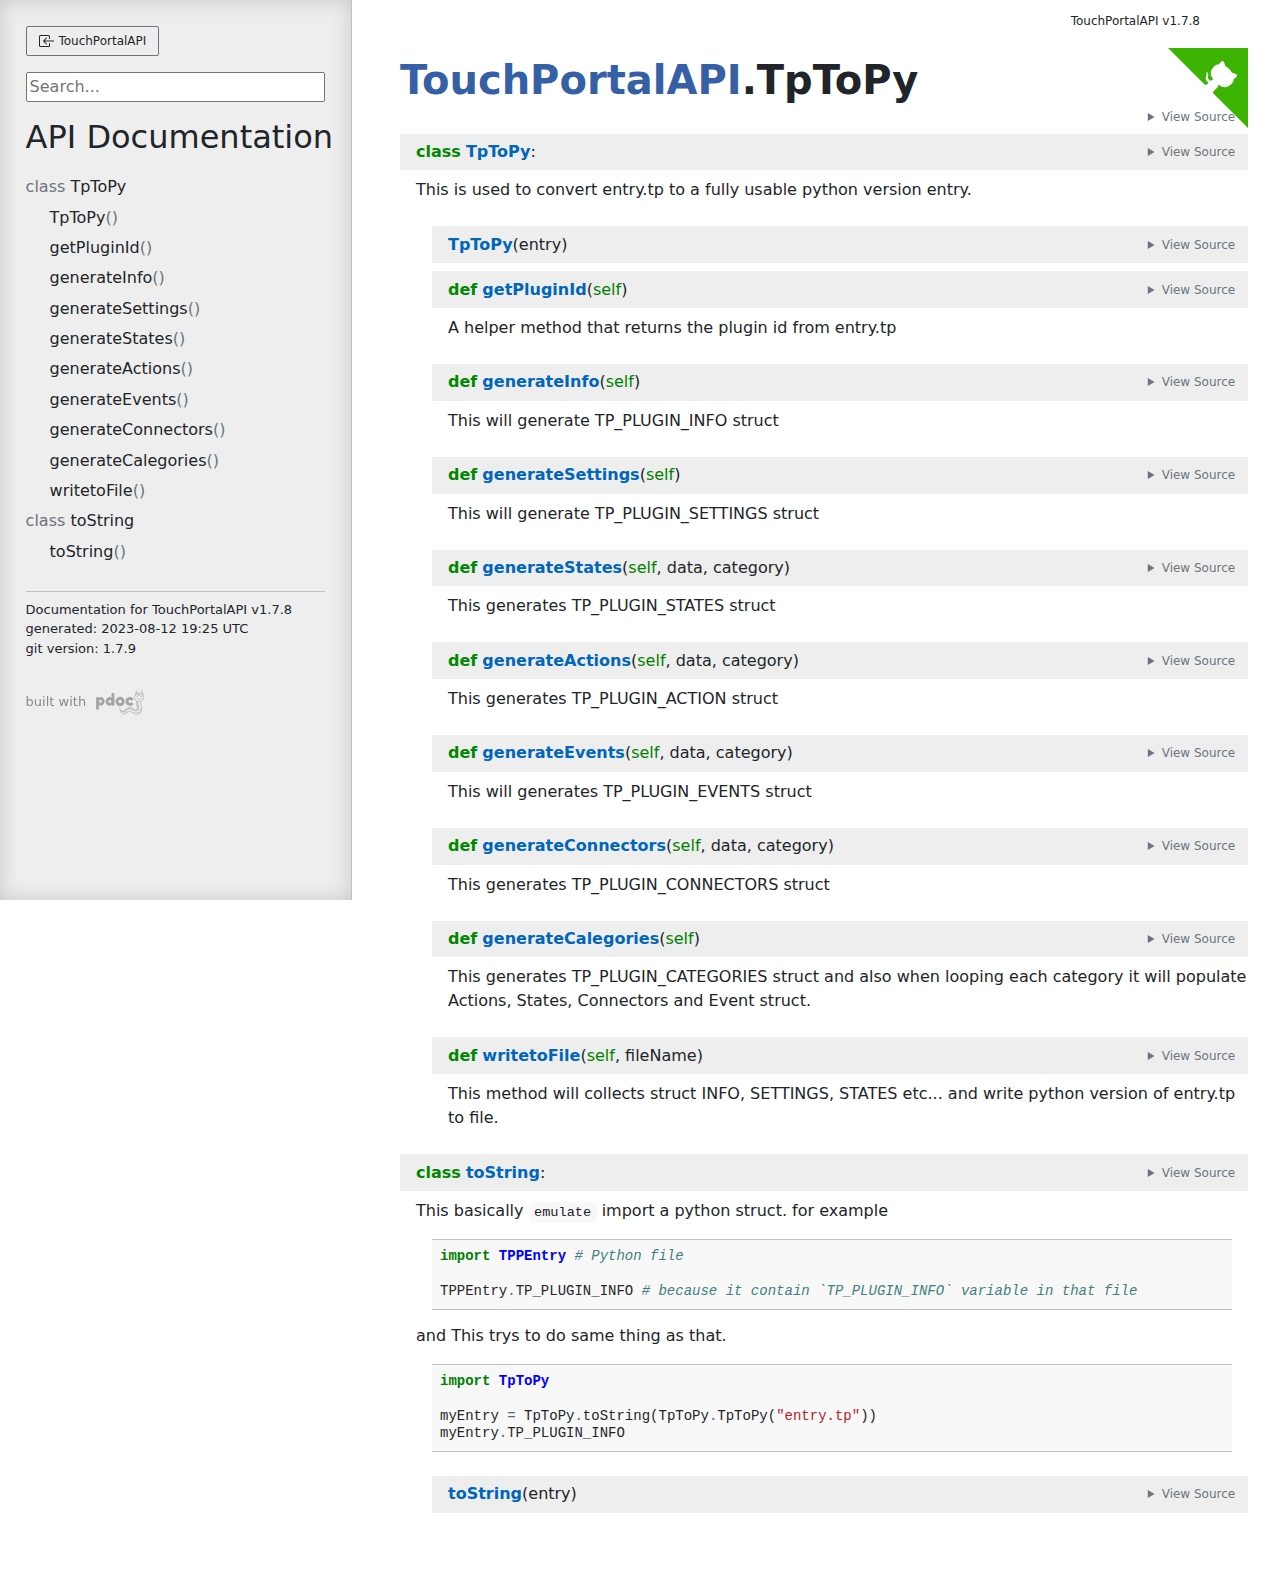
<file: docs/TouchPortalAPI/TpToPy.html>
<!doctype html>
<html lang="en">
<head>
    <meta charset="utf-8">
    <meta name="viewport" content="width=device-width, initial-scale=1">
    <meta name="generator" content="pdoc 12.0.2"/>
    <title>TouchPortalAPI.TpToPy API documentation</title>

    <style>/*! * Bootstrap Reboot v5.0.0 (https://getbootstrap.com/) * Copyright 2011-2021 The Bootstrap Authors * Copyright 2011-2021 Twitter, Inc. * Licensed under MIT (https://github.com/twbs/bootstrap/blob/main/LICENSE) * Forked from Normalize.css, licensed MIT (https://github.com/necolas/normalize.css/blob/master/LICENSE.md) */*,::after,::before{box-sizing:border-box}@media (prefers-reduced-motion:no-preference){:root{scroll-behavior:smooth}}body{margin:0;font-family:system-ui,-apple-system,"Segoe UI",Roboto,"Helvetica Neue",Arial,"Noto Sans","Liberation Sans",sans-serif,"Apple Color Emoji","Segoe UI Emoji","Segoe UI Symbol","Noto Color Emoji";font-size:1rem;font-weight:400;line-height:1.5;color:#212529;background-color:#fff;-webkit-text-size-adjust:100%;-webkit-tap-highlight-color:transparent}hr{margin:1rem 0;color:inherit;background-color:currentColor;border:0;opacity:.25}hr:not([size]){height:1px}h1,h2,h3,h4,h5,h6{margin-top:0;margin-bottom:.5rem;font-weight:500;line-height:1.2}h1{font-size:calc(1.375rem + 1.5vw)}@media (min-width:1200px){h1{font-size:2.5rem}}h2{font-size:calc(1.325rem + .9vw)}@media (min-width:1200px){h2{font-size:2rem}}h3{font-size:calc(1.3rem + .6vw)}@media (min-width:1200px){h3{font-size:1.75rem}}h4{font-size:calc(1.275rem + .3vw)}@media (min-width:1200px){h4{font-size:1.5rem}}h5{font-size:1.25rem}h6{font-size:1rem}p{margin-top:0;margin-bottom:1rem}abbr[data-bs-original-title],abbr[title]{-webkit-text-decoration:underline dotted;text-decoration:underline dotted;cursor:help;-webkit-text-decoration-skip-ink:none;text-decoration-skip-ink:none}address{margin-bottom:1rem;font-style:normal;line-height:inherit}ol,ul{padding-left:2rem}dl,ol,ul{margin-top:0;margin-bottom:1rem}ol ol,ol ul,ul ol,ul ul{margin-bottom:0}dt{font-weight:700}dd{margin-bottom:.5rem;margin-left:0}blockquote{margin:0 0 1rem}b,strong{font-weight:bolder}small{font-size:.875em}mark{padding:.2em;background-color:#fcf8e3}sub,sup{position:relative;font-size:.75em;line-height:0;vertical-align:baseline}sub{bottom:-.25em}sup{top:-.5em}a{color:#0d6efd;text-decoration:underline}a:hover{color:#0a58ca}a:not([href]):not([class]),a:not([href]):not([class]):hover{color:inherit;text-decoration:none}code,kbd,pre,samp{font-family:SFMono-Regular,Menlo,Monaco,Consolas,"Liberation Mono","Courier New",monospace;font-size:1em;direction:ltr;unicode-bidi:bidi-override}pre{display:block;margin-top:0;margin-bottom:1rem;overflow:auto;font-size:.875em}pre code{font-size:inherit;color:inherit;word-break:normal}code{font-size:.875em;color:#d63384;word-wrap:break-word}a>code{color:inherit}kbd{padding:.2rem .4rem;font-size:.875em;color:#fff;background-color:#212529;border-radius:.2rem}kbd kbd{padding:0;font-size:1em;font-weight:700}figure{margin:0 0 1rem}img,svg{vertical-align:middle}table{caption-side:bottom;border-collapse:collapse}caption{padding-top:.5rem;padding-bottom:.5rem;color:#6c757d;text-align:left}th{text-align:inherit;text-align:-webkit-match-parent}tbody,td,tfoot,th,thead,tr{border-color:inherit;border-style:solid;border-width:0}label{display:inline-block}button{border-radius:0}button:focus:not(:focus-visible){outline:0}button,input,optgroup,select,textarea{margin:0;font-family:inherit;font-size:inherit;line-height:inherit}button,select{text-transform:none}[role=button]{cursor:pointer}select{word-wrap:normal}select:disabled{opacity:1}[list]::-webkit-calendar-picker-indicator{display:none}[type=button],[type=reset],[type=submit],button{-webkit-appearance:button}[type=button]:not(:disabled),[type=reset]:not(:disabled),[type=submit]:not(:disabled),button:not(:disabled){cursor:pointer}::-moz-focus-inner{padding:0;border-style:none}textarea{resize:vertical}fieldset{min-width:0;padding:0;margin:0;border:0}legend{float:left;width:100%;padding:0;margin-bottom:.5rem;font-size:calc(1.275rem + .3vw);line-height:inherit}@media (min-width:1200px){legend{font-size:1.5rem}}legend+*{clear:left}::-webkit-datetime-edit-day-field,::-webkit-datetime-edit-fields-wrapper,::-webkit-datetime-edit-hour-field,::-webkit-datetime-edit-minute,::-webkit-datetime-edit-month-field,::-webkit-datetime-edit-text,::-webkit-datetime-edit-year-field{padding:0}::-webkit-inner-spin-button{height:auto}[type=search]{outline-offset:-2px;-webkit-appearance:textfield}::-webkit-search-decoration{-webkit-appearance:none}::-webkit-color-swatch-wrapper{padding:0}::file-selector-button{font:inherit}::-webkit-file-upload-button{font:inherit;-webkit-appearance:button}output{display:inline-block}iframe{border:0}summary{display:list-item;cursor:pointer}progress{vertical-align:baseline}[hidden]{display:none!important}</style>
    <style>/*! syntax-highlighting.css *//*! pygments syntax highlighting */pre{line-height:125%;}td.linenos pre{color:#000000; background-color:#f0f0f0; padding-left:5px; padding-right:5px;}span.linenos{color:#000000; background-color:#f0f0f0; padding-left:5px; padding-right:5px;}td.linenos pre.special{color:#000000; background-color:#ffffc0; padding-left:5px; padding-right:5px;}span.linenos.special{color:#000000; background-color:#ffffc0; padding-left:5px; padding-right:5px;}.pdoc .hll{background-color:#ffffcc}.pdoc{background:#f8f8f8;}.pdoc .c{color:#408080; font-style:italic}.pdoc .err{border:1px solid #FF0000}.pdoc .k{color:#008000; font-weight:bold}.pdoc .o{color:#666666}.pdoc .ch{color:#408080; font-style:italic}.pdoc .cm{color:#408080; font-style:italic}.pdoc .cp{color:#BC7A00}.pdoc .cpf{color:#408080; font-style:italic}.pdoc .c1{color:#408080; font-style:italic}.pdoc .cs{color:#408080; font-style:italic}.pdoc .gd{color:#A00000}.pdoc .ge{font-style:italic}.pdoc .gr{color:#FF0000}.pdoc .gh{color:#000080; font-weight:bold}.pdoc .gi{color:#00A000}.pdoc .go{color:#888888}.pdoc .gp{color:#000080; font-weight:bold}.pdoc .gs{font-weight:bold}.pdoc .gu{color:#800080; font-weight:bold}.pdoc .gt{color:#0044DD}.pdoc .kc{color:#008000; font-weight:bold}.pdoc .kd{color:#008000; font-weight:bold}.pdoc .kn{color:#008000; font-weight:bold}.pdoc .kp{color:#008000}.pdoc .kr{color:#008000; font-weight:bold}.pdoc .kt{color:#B00040}.pdoc .m{color:#666666}.pdoc .s{color:#BA2121}.pdoc .na{color:#7D9029}.pdoc .nb{color:#008000}.pdoc .nc{color:#0000FF; font-weight:bold}.pdoc .no{color:#880000}.pdoc .nd{color:#AA22FF}.pdoc .ni{color:#999999; font-weight:bold}.pdoc .ne{color:#D2413A; font-weight:bold}.pdoc .nf{color:#0000FF}.pdoc .nl{color:#A0A000}.pdoc .nn{color:#0000FF; font-weight:bold}.pdoc .nt{color:#008000; font-weight:bold}.pdoc .nv{color:#19177C}.pdoc .ow{color:#AA22FF; font-weight:bold}.pdoc .w{color:#bbbbbb}.pdoc .mb{color:#666666}.pdoc .mf{color:#666666}.pdoc .mh{color:#666666}.pdoc .mi{color:#666666}.pdoc .mo{color:#666666}.pdoc .sa{color:#BA2121}.pdoc .sb{color:#BA2121}.pdoc .sc{color:#BA2121}.pdoc .dl{color:#BA2121}.pdoc .sd{color:#BA2121; font-style:italic}.pdoc .s2{color:#BA2121}.pdoc .se{color:#BB6622; font-weight:bold}.pdoc .sh{color:#BA2121}.pdoc .si{color:#BB6688; font-weight:bold}.pdoc .sx{color:#008000}.pdoc .sr{color:#BB6688}.pdoc .s1{color:#BA2121}.pdoc .ss{color:#19177C}.pdoc .bp{color:#008000}.pdoc .fm{color:#0000FF}.pdoc .vc{color:#19177C}.pdoc .vg{color:#19177C}.pdoc .vi{color:#19177C}.pdoc .vm{color:#19177C}.pdoc .il{color:#666666}@media (prefers-color-scheme:dark){		.pdoc .hll{background-color:#49483e}	.pdoc{background:#272822; color:#f8f8f2}	.pdoc .c{color:#75715e}	.pdoc .err{color:#960050; background-color:#1e0010}	.pdoc .k{color:#66d9ef}	.pdoc .l{color:#ae81ff}	.pdoc .n{color:#f8f8f2}	.pdoc .o{color:#f92672}	.pdoc .p{color:#f8f8f2}	.pdoc .ch{color:#75715e}	.pdoc .cm{color:#75715e}	.pdoc .cp{color:#75715e}	.pdoc .cpf{color:#75715e}	.pdoc .c1{color:#75715e}	.pdoc .cs{color:#75715e}	.pdoc .gd{color:#f92672}	.pdoc .ge{font-style:italic}	.pdoc .gi{color:#a6e22e}	.pdoc .go{color:#66d9ef}	.pdoc .gp{color:#f92672; font-weight:bold}	.pdoc .gs{font-weight:bold}	.pdoc .gu{color:#75715e}	.pdoc .kc{color:#66d9ef}	.pdoc .kd{color:#66d9ef}	.pdoc .kn{color:#f92672}	.pdoc .kp{color:#66d9ef}	.pdoc .kr{color:#66d9ef}	.pdoc .kt{color:#66d9ef}	.pdoc .ld{color:#e6db74}	.pdoc .m{color:#ae81ff}	.pdoc .s{color:#e6db74}	.pdoc .na{color:#a6e22e}	.pdoc .nb{color:#f8f8f2}	.pdoc .nc{color:#a6e22e}	.pdoc .no{color:#66d9ef}	.pdoc .nd{color:#a6e22e}	.pdoc .ni{color:#f8f8f2}	.pdoc .ne{color:#a6e22e}	.pdoc .nf{color:#a6e22e}	.pdoc .nl{color:#f8f8f2}	.pdoc .nn{color:#f8f8f2}	.pdoc .nx{color:#a6e22e}	.pdoc .py{color:#f8f8f2}	.pdoc .nt{color:#f92672}	.pdoc .nv{color:#f8f8f2}	.pdoc .ow{color:#f92672}	.pdoc .w{color:#f8f8f2}	.pdoc .mb{color:#ae81ff}	.pdoc .mf{color:#ae81ff}	.pdoc .mh{color:#ae81ff}	.pdoc .mi{color:#ae81ff}	.pdoc .mo{color:#ae81ff}	.pdoc .sa{color:#e6db74}	.pdoc .sb{color:#e6db74}	.pdoc .sc{color:#e6db74}	.pdoc .dl{color:#e6db74}	.pdoc .sd{color:#e6db74}	.pdoc .s2{color:#e6db74}	.pdoc .se{color:#ae81ff}	.pdoc .sh{color:#e6db74}	.pdoc .si{color:#e6db74}	.pdoc .sx{color:#e6db74}	.pdoc .sr{color:#e6db74}	.pdoc .s1{color:#e6db74}	.pdoc .ss{color:#e6db74}	.pdoc .bp{color:#f8f8f2}	.pdoc .fm{color:#a6e22e}	.pdoc .vc{color:#f8f8f2}	.pdoc .vg{color:#f8f8f2}	.pdoc .vi{color:#f8f8f2}	.pdoc .vm{color:#f8f8f2}	.pdoc .il{color:#ae81ff}}</style>
    <style>/*! theme.css */:root{--pdoc-background:#fff;}.pdoc{--text:#212529;--muted:#6c757d;--link:#3660a5;--link-hover:#1659c5;--code:#f8f8f8;--active:#fff598;--accent:#eee;--accent2:#c1c1c1;--nav-hover:rgba(255, 255, 255, 0.5);--name:#0066BB;--def:#008800;--annotation:#007020;}</style>
    <style>@media (prefers-color-scheme:dark){:root{--pdoc-background:#212529;}.pdoc{--text:#f7f7f7;--muted:#9d9d9d;--link:#58a6ff;--link-hover:#3989ff;--code:#333;--active:#555;--accent:#343434;--accent2:#555;--nav-hover:rgba(0, 0, 0, 0.1);--name:#77C1FF;--def:#0cdd0c;--annotation:#00c037;}}</style>
    <style>/*! layout.css */html, body{width:100%;height:100%;}html, main{scroll-behavior:smooth;}body{background-color:var(--pdoc-background);}@media (max-width:769px){#navtoggle{cursor:pointer;position:absolute;width:50px;height:40px;top:1rem;right:1rem;border-color:var(--text);color:var(--text);display:flex;opacity:0.8;}#navtoggle:hover{opacity:1;}#togglestate + div{display:none;}#togglestate:checked + div{display:inherit;}main, header{padding:2rem 3vw;}header + main{margin-top:-3rem;}.git-button{display:none !important;}nav input[type="search"]{max-width:77%;}nav input[type="search"]:first-child{margin-top:-6px;}nav input[type="search"]:valid ~ *{display:none !important;}}@media (min-width:770px){:root{--sidebar-width:clamp(12.5rem, 28vw, 22rem);}nav{position:fixed;overflow:auto;height:100vh;width:var(--sidebar-width);}main, header{padding:3rem 2rem 3rem calc(var(--sidebar-width) + 3rem);width:calc(54rem + var(--sidebar-width));max-width:100%;}header + main{margin-top:-4rem;}#navtoggle{display:none;}}#togglestate{position:absolute;height:0;opacity:0;}nav.pdoc{--pad:clamp(0.5rem, 2vw, 1.75rem);--indent:1.5rem;background-color:var(--accent);border-right:1px solid var(--accent2);box-shadow:0 0 20px rgba(50, 50, 50, .2) inset;padding:0 0 0 var(--pad);overflow-wrap:anywhere;scrollbar-width:thin; scrollbar-color:var(--accent2) transparent }nav.pdoc::-webkit-scrollbar{width:.4rem; }nav.pdoc::-webkit-scrollbar-thumb{background-color:var(--accent2); }nav.pdoc > div{padding:var(--pad) 0;}nav.pdoc .module-list-button{display:inline-flex;align-items:center;color:var(--text);border-color:var(--muted);margin-bottom:1rem;}nav.pdoc .module-list-button:hover{border-color:var(--text);}nav.pdoc input[type=search]{display:block;outline-offset:0;width:calc(100% - var(--pad));}nav.pdoc .logo{max-width:calc(100% - var(--pad));max-height:35vh;display:block;margin:0 auto 1rem;transform:translate(calc(-.5 * var(--pad)), 0);}nav.pdoc ul{list-style:none;padding-left:0;}nav.pdoc > div > ul{margin-left:calc(0px - var(--pad));}nav.pdoc li a{padding:.2rem 0 .2rem calc(var(--pad) + var(--indent));}nav.pdoc > div > ul > li > a{padding-left:var(--pad);}nav.pdoc li{transition:all 100ms;}nav.pdoc li:hover{background-color:var(--nav-hover);}nav.pdoc a, nav.pdoc a:hover{color:var(--text);}nav.pdoc a{display:block;}nav.pdoc > h2:first-of-type{margin-top:1.5rem;}nav.pdoc .class:before{content:"class ";color:var(--muted);}nav.pdoc .function:after{content:"()";color:var(--muted);}nav.pdoc footer:before{content:"";display:block;width:calc(100% - var(--pad));border-top:solid var(--accent2) 1px;margin-top:1.5rem;padding-top:.5rem;}nav.pdoc footer{font-size:small;}</style>
    <style>.version_header{font-size:.75rem;float:right;margin-top:-3em;margin-right:4em;}nav.pdoc a.inline{display:inline-block;}.module-list-button:not([href$='.html']){display:none !important;}@media (min-width:770px){main, header{width:auto !important;}}@media (max-width:769px){#navtoggle{top:.5rem !important;right:3rem !important;}nav.pdoc input[type=search]{width:calc(100% - 70px - 3rem);}.version_header{float:left;margin-top:-2em;}}</style>
    <style>/*! content.css */.pdoc{color:var(--text);box-sizing:border-box;line-height:1.5;background:none;}.pdoc .pdoc-button{display:inline-block;border:solid black 1px;border-radius:2px;font-size:.75rem;padding:calc(0.5em - 1px) 1em;transition:100ms all;}.pdoc .pdoc-alert{padding:1rem 1rem 1rem calc(1.5rem + 24px);border:1px solid transparent;border-radius:.25rem;background-repeat:no-repeat;background-position:1rem center;margin-bottom:1rem;}.pdoc .pdoc-alert > *:last-child{margin-bottom:0;}.pdoc .pdoc-alert-note {color:#084298;background-color:#cfe2ff;border-color:#b6d4fe;background-image:url("data:image/svg+xml,%3Csvg%20xmlns%3D%22http%3A//www.w3.org/2000/svg%22%20width%3D%2224%22%20height%3D%2224%22%20fill%3D%22%23084298%22%20viewBox%3D%220%200%2016%2016%22%3E%3Cpath%20d%3D%22M8%2016A8%208%200%201%200%208%200a8%208%200%200%200%200%2016zm.93-9.412-1%204.705c-.07.34.029.533.304.533.194%200%20.487-.07.686-.246l-.088.416c-.287.346-.92.598-1.465.598-.703%200-1.002-.422-.808-1.319l.738-3.468c.064-.293.006-.399-.287-.47l-.451-.081.082-.381%202.29-.287zM8%205.5a1%201%200%201%201%200-2%201%201%200%200%201%200%202z%22/%3E%3C/svg%3E");}.pdoc .pdoc-alert-warning{color:#664d03;background-color:#fff3cd;border-color:#ffecb5;background-image:url("data:image/svg+xml,%3Csvg%20xmlns%3D%22http%3A//www.w3.org/2000/svg%22%20width%3D%2224%22%20height%3D%2224%22%20fill%3D%22%23664d03%22%20viewBox%3D%220%200%2016%2016%22%3E%3Cpath%20d%3D%22M8.982%201.566a1.13%201.13%200%200%200-1.96%200L.165%2013.233c-.457.778.091%201.767.98%201.767h13.713c.889%200%201.438-.99.98-1.767L8.982%201.566zM8%205c.535%200%20.954.462.9.995l-.35%203.507a.552.552%200%200%201-1.1%200L7.1%205.995A.905.905%200%200%201%208%205zm.002%206a1%201%200%201%201%200%202%201%201%200%200%201%200-2z%22/%3E%3C/svg%3E");}.pdoc .pdoc-alert-danger{color:#842029;background-color:#f8d7da;border-color:#f5c2c7;background-image:url("data:image/svg+xml,%3Csvg%20xmlns%3D%22http%3A//www.w3.org/2000/svg%22%20width%3D%2224%22%20height%3D%2224%22%20fill%3D%22%23842029%22%20viewBox%3D%220%200%2016%2016%22%3E%3Cpath%20d%3D%22M5.52.359A.5.5%200%200%201%206%200h4a.5.5%200%200%201%20.474.658L8.694%206H12.5a.5.5%200%200%201%20.395.807l-7%209a.5.5%200%200%201-.873-.454L6.823%209.5H3.5a.5.5%200%200%201-.48-.641l2.5-8.5z%22/%3E%3C/svg%3E");}.pdoc .visually-hidden{position:absolute !important;width:1px !important;height:1px !important;padding:0 !important;margin:-1px !important;overflow:hidden !important;clip:rect(0, 0, 0, 0) !important;white-space:nowrap !important;border:0 !important;}.pdoc h1, .pdoc h2, .pdoc h3{font-weight:300;margin:.3em 0;padding:.2em 0;}.pdoc > section:not(.module-info) h1{font-size:1.5rem;font-weight:500;}.pdoc > section:not(.module-info) h2{font-size:1.4rem;font-weight:500;}.pdoc > section:not(.module-info) h3{font-size:1.3rem;font-weight:500;}.pdoc > section:not(.module-info) h4{font-size:1.2rem;}.pdoc > section:not(.module-info) h5{font-size:1.1rem;}.pdoc a{text-decoration:none;color:var(--link);}.pdoc a:hover{color:var(--link-hover);}.pdoc blockquote{margin-left:2rem;}.pdoc pre{border-top:1px solid var(--accent2);border-bottom:1px solid var(--accent2);margin-top:0;margin-bottom:1em;padding:.5rem 0 .5rem .5rem;overflow-x:auto;background-color:var(--code);}.pdoc code{color:var(--text);padding:.2em .4em;margin:0;font-size:85%;background-color:var(--code);border-radius:6px;}.pdoc a > code{color:inherit;}.pdoc pre > code{display:inline-block;font-size:inherit;background:none;border:none;padding:0;}.pdoc > section:not(.module-info){margin-bottom:1.5rem;}.pdoc .modulename{margin-top:0;font-weight:bold;}.pdoc .modulename a{color:var(--link);transition:100ms all;}.pdoc .git-button{float:right;border:solid var(--link) 1px;}.pdoc .git-button:hover{background-color:var(--link);color:var(--pdoc-background);}.view-source-toggle-state,.view-source-toggle-state ~ .pdoc-code{display:none;}.view-source-toggle-state:checked ~ .pdoc-code{display:block;}.view-source-button{display:inline-block;float:right;font-size:.75rem;line-height:1.5rem;color:var(--muted);padding:0 .4rem 0 1.3rem;cursor:pointer;text-indent:-2px;}.view-source-button > span{visibility:hidden;}.module-info .view-source-button{float:none;display:flex;justify-content:flex-end;margin:-1.2rem .4rem -.2rem 0;}.view-source-button::before{position:absolute;content:"View Source";display:list-item;list-style-type:disclosure-closed;}.view-source-toggle-state:checked ~ .attr .view-source-button::before,.view-source-toggle-state:checked ~ .view-source-button::before{list-style-type:disclosure-open;}.pdoc .docstring{margin-bottom:1.5rem;}.pdoc section:not(.module-info) .docstring{margin-left:clamp(0rem, 5vw - 2rem, 1rem);}.pdoc .docstring .pdoc-code{margin-left:1em;margin-right:1em;}.pdoc h1:target,.pdoc h2:target,.pdoc h3:target,.pdoc h4:target,.pdoc h5:target,.pdoc h6:target,.pdoc .pdoc-code > pre > span:target{background-color:var(--active);box-shadow:-1rem 0 0 0 var(--active);}.pdoc .pdoc-code > pre > span:target{display:block;}.pdoc div:target > .attr,.pdoc section:target > .attr,.pdoc dd:target > a{background-color:var(--active);}.pdoc *{scroll-margin:2rem;}.pdoc .pdoc-code .linenos{user-select:none;}.pdoc .attr:hover{filter:contrast(0.95);}.pdoc section, .pdoc .classattr{position:relative;}.pdoc .headerlink{--width:clamp(1rem, 3vw, 2rem);position:absolute;top:0;left:calc(0rem - var(--width));transition:all 100ms ease-in-out;opacity:0;}.pdoc .headerlink::before{content:"#";display:block;text-align:center;width:var(--width);height:2.3rem;line-height:2.3rem;font-size:1.5rem;}.pdoc .attr:hover ~ .headerlink,.pdoc *:target > .headerlink,.pdoc .headerlink:hover{opacity:1;}.pdoc .attr{display:block;margin:.5rem 0 .5rem;padding:.4rem .4rem .4rem 1rem;background-color:var(--accent);overflow-x:auto;}.pdoc .classattr{margin-left:2rem;}.pdoc .name{color:var(--name);font-weight:bold;}.pdoc .def{color:var(--def);font-weight:bold;}.pdoc .signature{background-color:transparent;}.pdoc .param, .pdoc .return-annotation{white-space:pre;}.pdoc .signature.multiline .param{display:block;}.pdoc .signature.condensed .param{display:inline-block;}.pdoc .annotation{color:var(--annotation);}.pdoc .inherited{margin-left:2rem;}.pdoc .inherited dt{font-weight:700;}.pdoc .inherited dt, .pdoc .inherited dd{display:inline;margin-left:0;margin-bottom:.5rem;}.pdoc .inherited dd:not(:last-child):after{content:", ";}.pdoc .inherited .class:before{content:"class ";}.pdoc .inherited .function a:after{content:"()";}.pdoc .search-result .docstring{overflow:auto;max-height:25vh;}.pdoc .search-result.focused > .attr{background-color:var(--active);}.pdoc .attribution{margin-top:2rem;display:block;opacity:0.5;transition:all 200ms;filter:grayscale(100%);}.pdoc .attribution:hover{opacity:1;filter:grayscale(0%);}.pdoc .attribution img{margin-left:5px;height:35px;vertical-align:middle;width:70px;transition:all 200ms;}.pdoc table{display:block;width:max-content;max-width:100%;overflow:auto;margin-bottom:1rem;}.pdoc table th{font-weight:600;}.pdoc table th, .pdoc table td{padding:6px 13px;border:1px solid var(--accent2);}</style>
    <style>.pdoc .attribution{font-size:small;}.pdoc .attribution img{height:25px; width:auto;}</style>
    <style>/*! custom.css */</style></head>
<body>
    <nav class="pdoc">
        <label id="navtoggle" for="togglestate" class="pdoc-button"><svg xmlns='http://www.w3.org/2000/svg' viewBox='0 0 30 30'><path stroke-linecap='round' stroke="currentColor" stroke-miterlimit='10' stroke-width='2' d='M4 7h22M4 15h22M4 23h22'/></svg></label>
        <input id="togglestate" type="checkbox" aria-hidden="true" tabindex="-1">
        <div>            <a class="pdoc-button module-list-button" href="../TouchPortalAPI.html">
<svg xmlns="http://www.w3.org/2000/svg" width="16" height="16" fill="currentColor" class="bi bi-box-arrow-in-left" viewBox="0 0 16 16">
  <path fill-rule="evenodd" d="M10 3.5a.5.5 0 0 0-.5-.5h-8a.5.5 0 0 0-.5.5v9a.5.5 0 0 0 .5.5h8a.5.5 0 0 0 .5-.5v-2a.5.5 0 0 1 1 0v2A1.5 1.5 0 0 1 9.5 14h-8A1.5 1.5 0 0 1 0 12.5v-9A1.5 1.5 0 0 1 1.5 2h8A1.5 1.5 0 0 1 11 3.5v2a.5.5 0 0 1-1 0v-2z"/>
  <path fill-rule="evenodd" d="M4.146 8.354a.5.5 0 0 1 0-.708l3-3a.5.5 0 1 1 .708.708L5.707 7.5H14.5a.5.5 0 0 1 0 1H5.707l2.147 2.146a.5.5 0 0 1-.708.708l-3-3z"/>
</svg>                &nbsp;TouchPortalAPI</a>


            <input type="search" placeholder="Search..." role="searchbox" aria-label="search"
                   pattern=".+" required>



        <h2>API Documentation</h2>
            <ul class="memberlist">
            <li>
                    <a class="class" href="#TpToPy">TpToPy</a>
                            <ul class="memberlist">
                        <li>
                                <a class="function" href="#TpToPy.__init__">TpToPy</a>
                        </li>
                        <li>
                                <a class="function" href="#TpToPy.getPluginId">getPluginId</a>
                        </li>
                        <li>
                                <a class="function" href="#TpToPy.generateInfo">generateInfo</a>
                        </li>
                        <li>
                                <a class="function" href="#TpToPy.generateSettings">generateSettings</a>
                        </li>
                        <li>
                                <a class="function" href="#TpToPy.generateStates">generateStates</a>
                        </li>
                        <li>
                                <a class="function" href="#TpToPy.generateActions">generateActions</a>
                        </li>
                        <li>
                                <a class="function" href="#TpToPy.generateEvents">generateEvents</a>
                        </li>
                        <li>
                                <a class="function" href="#TpToPy.generateConnectors">generateConnectors</a>
                        </li>
                        <li>
                                <a class="function" href="#TpToPy.generateCalegories">generateCalegories</a>
                        </li>
                        <li>
                                <a class="function" href="#TpToPy.writetoFile">writetoFile</a>
                        </li>
                </ul>

            </li>
            <li>
                    <a class="class" href="#toString">toString</a>
                            <ul class="memberlist">
                        <li>
                                <a class="function" href="#toString.__init__">toString</a>
                        </li>
                </ul>

            </li>
    </ul>


    <footer>Documentation for TouchPortalAPI v1.7.8<br/>generated: 2023-08-12 19:25 UTC<br/>git version: <a href='https://github.com/KillerBOSS2019/TouchPortal-API/commit/1.7.9' class='inline' target='_blank'>1.7.9</a><br/></footer>

        <a class="attribution" title="pdoc: Python API documentation generator" href="https://pdoc.dev" target="_blank">
            built with <span class="visually-hidden">pdoc</span><img
                alt="pdoc logo"
                src="data:image/svg+xml,%3Csvg%20xmlns%3D%22http%3A//www.w3.org/2000/svg%22%20role%3D%22img%22%20aria-label%3D%22pdoc%20logo%22%20width%3D%22300%22%20height%3D%22150%22%20viewBox%3D%22-1%200%2060%2030%22%3E%3Ctitle%3Epdoc%3C/title%3E%3Cpath%20d%3D%22M29.621%2021.293c-.011-.273-.214-.475-.511-.481a.5.5%200%200%200-.489.503l-.044%201.393c-.097.551-.695%201.215-1.566%201.704-.577.428-1.306.486-2.193.182-1.426-.617-2.467-1.654-3.304-2.487l-.173-.172a3.43%203.43%200%200%200-.365-.306.49.49%200%200%200-.286-.196c-1.718-1.06-4.931-1.47-7.353.191l-.219.15c-1.707%201.187-3.413%202.131-4.328%201.03-.02-.027-.49-.685-.141-1.763.233-.721.546-2.408.772-4.076.042-.09.067-.187.046-.288.166-1.347.277-2.625.241-3.351%201.378-1.008%202.271-2.586%202.271-4.362%200-.976-.272-1.935-.788-2.774-.057-.094-.122-.18-.184-.268.033-.167.052-.339.052-.516%200-1.477-1.202-2.679-2.679-2.679-.791%200-1.496.352-1.987.9a6.3%206.3%200%200%200-1.001.029c-.492-.564-1.207-.929-2.012-.929-1.477%200-2.679%201.202-2.679%202.679A2.65%202.65%200%200%200%20.97%206.554c-.383.747-.595%201.572-.595%202.41%200%202.311%201.507%204.29%203.635%205.107-.037.699-.147%202.27-.423%203.294l-.137.461c-.622%202.042-2.515%208.257%201.727%2010.643%201.614.908%203.06%201.248%204.317%201.248%202.665%200%204.492-1.524%205.322-2.401%201.476-1.559%202.886-1.854%206.491.82%201.877%201.393%203.514%201.753%204.861%201.068%202.223-1.713%202.811-3.867%203.399-6.374.077-.846.056-1.469.054-1.537zm-4.835%204.313c-.054.305-.156.586-.242.629-.034-.007-.131-.022-.307-.157-.145-.111-.314-.478-.456-.908.221.121.432.25.675.355.115.039.219.051.33.081zm-2.251-1.238c-.05.33-.158.648-.252.694-.022.001-.125-.018-.307-.157-.217-.166-.488-.906-.639-1.573.358.344.754.693%201.198%201.036zm-3.887-2.337c-.006-.116-.018-.231-.041-.342.635.145%201.189.368%201.599.625.097.231.166.481.174.642-.03.049-.055.101-.067.158-.046.013-.128.026-.298.004-.278-.037-.901-.57-1.367-1.087zm-1.127-.497c.116.306.176.625.12.71-.019.014-.117.045-.345.016-.206-.027-.604-.332-.986-.695.41-.051.816-.056%201.211-.031zm-4.535%201.535c.209.22.379.47.358.598-.006.041-.088.138-.351.234-.144.055-.539-.063-.979-.259a11.66%2011.66%200%200%200%20.972-.573zm.983-.664c.359-.237.738-.418%201.126-.554.25.237.479.548.457.694-.006.042-.087.138-.351.235-.174.064-.694-.105-1.232-.375zm-3.381%201.794c-.022.145-.061.29-.149.401-.133.166-.358.248-.69.251h-.002c-.133%200-.306-.26-.45-.621.417.091.854.07%201.291-.031zm-2.066-8.077a4.78%204.78%200%200%201-.775-.584c.172-.115.505-.254.88-.378l-.105.962zm-.331%202.302a10.32%2010.32%200%200%201-.828-.502c.202-.143.576-.328.984-.49l-.156.992zm-.45%202.157l-.701-.403c.214-.115.536-.249.891-.376a11.57%2011.57%200%200%201-.19.779zm-.181%201.716c.064.398.194.702.298.893-.194-.051-.435-.162-.736-.398.061-.119.224-.3.438-.495zM8.87%204.141c0%20.152-.123.276-.276.276s-.275-.124-.275-.276.123-.276.276-.276.275.124.275.276zm-.735-.389a1.15%201.15%200%200%200-.314.783%201.16%201.16%200%200%200%201.162%201.162c.457%200%20.842-.27%201.032-.653.026.117.042.238.042.362a1.68%201.68%200%200%201-1.679%201.679%201.68%201.68%200%200%201-1.679-1.679c0-.843.626-1.535%201.436-1.654zM5.059%205.406A1.68%201.68%200%200%201%203.38%207.085a1.68%201.68%200%200%201-1.679-1.679c0-.037.009-.072.011-.109.21.3.541.508.935.508a1.16%201.16%200%200%200%201.162-1.162%201.14%201.14%200%200%200-.474-.912c.015%200%20.03-.005.045-.005.926.001%201.679.754%201.679%201.68zM3.198%204.141c0%20.152-.123.276-.276.276s-.275-.124-.275-.276.123-.276.276-.276.275.124.275.276zM1.375%208.964c0-.52.103-1.035.288-1.52.466.394%201.06.64%201.717.64%201.144%200%202.116-.725%202.499-1.738.383%201.012%201.355%201.738%202.499%201.738.867%200%201.631-.421%202.121-1.062.307.605.478%201.267.478%201.942%200%202.486-2.153%204.51-4.801%204.51s-4.801-2.023-4.801-4.51zm24.342%2019.349c-.985.498-2.267.168-3.813-.979-3.073-2.281-5.453-3.199-7.813-.705-1.315%201.391-4.163%203.365-8.423.97-3.174-1.786-2.239-6.266-1.261-9.479l.146-.492c.276-1.02.395-2.457.444-3.268a6.11%206.11%200%200%200%201.18.115%206.01%206.01%200%200%200%202.536-.562l-.006.175c-.802.215-1.848.612-2.021%201.25-.079.295.021.601.274.837.219.203.415.364.598.501-.667.304-1.243.698-1.311%201.179-.02.144-.022.507.393.787.213.144.395.26.564.365-1.285.521-1.361.96-1.381%201.126-.018.142-.011.496.427.746l.854.489c-.473.389-.971.914-.999%201.429-.018.278.095.532.316.713.675.556%201.231.721%201.653.721.059%200%20.104-.014.158-.02.207.707.641%201.64%201.513%201.64h.013c.8-.008%201.236-.345%201.462-.626.173-.216.268-.457.325-.692.424.195.93.374%201.372.374.151%200%20.294-.021.423-.068.732-.27.944-.704.993-1.021.009-.061.003-.119.002-.179.266.086.538.147.789.147.15%200%20.294-.021.423-.069.542-.2.797-.489.914-.754.237.147.478.258.704.288.106.014.205.021.296.021.356%200%20.595-.101.767-.229.438.435%201.094.992%201.656%201.067.106.014.205.021.296.021a1.56%201.56%200%200%200%20.323-.035c.17.575.453%201.289.866%201.605.358.273.665.362.914.362a.99.99%200%200%200%20.421-.093%201.03%201.03%200%200%200%20.245-.164c.168.428.39.846.68%201.068.358.273.665.362.913.362a.99.99%200%200%200%20.421-.093c.317-.148.512-.448.639-.762.251.157.495.257.726.257.127%200%20.25-.024.37-.071.427-.17.706-.617.841-1.314.022-.015.047-.022.068-.038.067-.051.133-.104.196-.159-.443%201.486-1.107%202.761-2.086%203.257zM8.66%209.925a.5.5%200%201%200-1%200c0%20.653-.818%201.205-1.787%201.205s-1.787-.552-1.787-1.205a.5.5%200%201%200-1%200c0%201.216%201.25%202.205%202.787%202.205s2.787-.989%202.787-2.205zm4.4%2015.965l-.208.097c-2.661%201.258-4.708%201.436-6.086.527-1.542-1.017-1.88-3.19-1.844-4.198a.4.4%200%200%200-.385-.414c-.242-.029-.406.164-.414.385-.046%201.249.367%203.686%202.202%204.896.708.467%201.547.7%202.51.7%201.248%200%202.706-.392%204.362-1.174l.185-.086a.4.4%200%200%200%20.205-.527c-.089-.204-.326-.291-.527-.206zM9.547%202.292c.093.077.205.114.317.114a.5.5%200%200%200%20.318-.886L8.817.397a.5.5%200%200%200-.703.068.5.5%200%200%200%20.069.703l1.364%201.124zm-7.661-.065c.086%200%20.173-.022.253-.068l1.523-.893a.5.5%200%200%200-.506-.863l-1.523.892a.5.5%200%200%200-.179.685c.094.158.261.247.432.247z%22%20transform%3D%22matrix%28-1%200%200%201%2058%200%29%22%20fill%3D%22%233bb300%22/%3E%3Cpath%20d%3D%22M.3%2021.86V10.18q0-.46.02-.68.04-.22.18-.5.28-.54%201.34-.54%201.06%200%201.42.28.38.26.44.78.76-1.04%202.38-1.04%201.64%200%203.1%201.54%201.46%201.54%201.46%203.58%200%202.04-1.46%203.58-1.44%201.54-3.08%201.54-1.64%200-2.38-.92v4.04q0%20.46-.04.68-.02.22-.18.5-.14.3-.5.42-.36.12-.98.12-.62%200-1-.12-.36-.12-.52-.4-.14-.28-.18-.5-.02-.22-.02-.68zm3.96-9.42q-.46.54-.46%201.18%200%20.64.46%201.18.48.52%201.2.52.74%200%201.24-.52.52-.52.52-1.18%200-.66-.48-1.18-.48-.54-1.26-.54-.76%200-1.22.54zm14.741-8.36q.16-.3.54-.42.38-.12%201-.12.64%200%201.02.12.38.12.52.42.16.3.18.54.04.22.04.68v11.94q0%20.46-.04.7-.02.22-.18.5-.3.54-1.7.54-1.38%200-1.54-.98-.84.96-2.34.96-1.8%200-3.28-1.56-1.48-1.58-1.48-3.66%200-2.1%201.48-3.68%201.5-1.58%203.28-1.58%201.48%200%202.3%201v-4.2q0-.46.02-.68.04-.24.18-.52zm-3.24%2010.86q.52.54%201.26.54.74%200%201.22-.54.5-.54.5-1.18%200-.66-.48-1.22-.46-.56-1.26-.56-.8%200-1.28.56-.48.54-.48%201.2%200%20.66.52%201.2zm7.833-1.2q0-2.4%201.68-3.96%201.68-1.56%203.84-1.56%202.16%200%203.82%201.56%201.66%201.54%201.66%203.94%200%201.66-.86%202.96-.86%201.28-2.1%201.9-1.22.6-2.54.6-1.32%200-2.56-.64-1.24-.66-2.1-1.92-.84-1.28-.84-2.88zm4.18%201.44q.64.48%201.3.48.66%200%201.32-.5.66-.5.66-1.48%200-.98-.62-1.46-.62-.48-1.34-.48-.72%200-1.34.5-.62.5-.62%201.48%200%20.96.64%201.46zm11.412-1.44q0%20.84.56%201.32.56.46%201.18.46.64%200%201.18-.36.56-.38.9-.38.6%200%201.46%201.06.46.58.46%201.04%200%20.76-1.1%201.42-1.14.8-2.8.8-1.86%200-3.58-1.34-.82-.64-1.34-1.7-.52-1.08-.52-2.36%200-1.3.52-2.34.52-1.06%201.34-1.7%201.66-1.32%203.54-1.32.76%200%201.48.22.72.2%201.06.4l.32.2q.36.24.56.38.52.4.52.92%200%20.5-.42%201.14-.72%201.1-1.38%201.1-.38%200-1.08-.44-.36-.34-1.04-.34-.66%200-1.24.48-.58.48-.58%201.34z%22%20fill%3D%22green%22/%3E%3C/svg%3E"/>
        </a>
</div>
    </nav>
    <main class="pdoc">
            <section class="module-info">
        <div class="version_header">TouchPortalAPI v1.7.8</div>
<a href="https://github.com/KillerBOSS2019/TouchPortal-API/blob/main/TouchPortalAPI/TpToPy.py" target="_blank" class="github-corner" title="View the latest source on GitHub" aria-label="View source on GitHub">
    <svg width="80" height="80" viewBox="0 0 250 250" style="fill:#3bb300; color:#fff; position: absolute; top: 0; border: 0; right: 0;" aria-hidden="true" class="corner-svg">
        <path d="M0,0 L115,115 L130,115 L142,142 L250,250 L250,0 Z"></path>
        <path d="M128.3,109.0 C113.8,99.7 119.0,89.6 119.0,89.6 C122.0,82.7 120.5,78.6 120.5,78.6 C119.2,72.0 123.4,76.3 123.4,76.3 C127.3,80.9 125.5,87.3 125.5,87.3 C122.9,97.6 130.6,101.9 134.4,103.2"
              fill="currentColor" style="transform-origin: 130px 106px;" class="octo-arm"></path>
        <path d="M115.0,115.0 C114.9,115.1 118.7,116.5 119.8,115.4 L133.7,101.6 C136.9,99.2 139.9,98.4 142.2,98.6 C133.8,88.0 127.5,74.4 143.8,58.0 C148.5,53.4 154.0,51.2 159.7,51.0 C160.3,49.4 163.2,43.6 171.4,40.1 C171.4,40.1 176.1,42.5 178.8,56.2 C183.1,58.6 187.2,61.8 190.9,65.4 C194.5,69.0 197.7,73.2 200.1,77.6 C213.8,80.2 216.3,84.9 216.3,84.9 C212.7,93.1 206.9,96.0 205.4,96.6 C205.1,102.4 203.0,107.8 198.3,112.5 C181.9,128.9 168.3,122.5 157.7,114.1 C157.9,116.9 156.7,120.9 152.7,124.9 L141.0,136.5 C139.8,137.7 141.6,141.9 141.8,141.8 Z"
              fill="currentColor" class="octo-body"></path>
    </svg>
</a>
<style>
    .corner-svg {
        width: 80px;
        height: 80px;
    }
    .github-corner:hover .octo-arm { animation: octocat-wave 560ms ease-in-out }
    @keyframes octocat-wave {
        0%, 100% { transform: rotate(0) }
        20%, 60% { transform: rotate(-25deg) }
        40%, 80% { transform: rotate(10deg) }
    }
    @media (max-width: 769px) {
        .corner-svg {
            width: 50px;
            height: 50px;
        }
    }
</style>                    <h1 class="modulename">
<a href="./../TouchPortalAPI.html">TouchPortalAPI</a><wbr>.TpToPy    </h1>

                
                        <input id="TpToPy-view-source" class="view-source-toggle-state" type="checkbox" aria-hidden="true" tabindex="-1">

                        <label class="view-source-button" for="TpToPy-view-source"><span>View Source</span></label>

                        <div class="pdoc-code codehilite"><pre><span></span><span id="L-1"><a href="#L-1"><span class="linenos">  1</span></a><span class="ch">#!/usr/bin/env python3</span>
</span><span id="L-2"><a href="#L-2"><span class="linenos">  2</span></a><span class="n">__copyright__</span> <span class="o">=</span> <span class="s2">&quot;&quot;&quot;</span>
</span><span id="L-3"><a href="#L-3"><span class="linenos">  3</span></a><span class="s2">This file is part of the TouchPortal-API project.</span>
</span><span id="L-4"><a href="#L-4"><span class="linenos">  4</span></a><span class="s2">Copyright TouchPortal-API Developers</span>
</span><span id="L-5"><a href="#L-5"><span class="linenos">  5</span></a><span class="s2">Copyright (c) 2021 DamienS</span>
</span><span id="L-6"><a href="#L-6"><span class="linenos">  6</span></a><span class="s2">All rights reserved.</span>
</span><span id="L-7"><a href="#L-7"><span class="linenos">  7</span></a>
</span><span id="L-8"><a href="#L-8"><span class="linenos">  8</span></a><span class="s2">This program is free software: you can redistribute it and/or modify</span>
</span><span id="L-9"><a href="#L-9"><span class="linenos">  9</span></a><span class="s2">it under the terms of the GNU General Public License as published by</span>
</span><span id="L-10"><a href="#L-10"><span class="linenos"> 10</span></a><span class="s2">the Free Software Foundation, either version 3 of the License, or</span>
</span><span id="L-11"><a href="#L-11"><span class="linenos"> 11</span></a><span class="s2">(at your option) any later version.</span>
</span><span id="L-12"><a href="#L-12"><span class="linenos"> 12</span></a>
</span><span id="L-13"><a href="#L-13"><span class="linenos"> 13</span></a><span class="s2">This program is distributed in the hope that it will be useful,</span>
</span><span id="L-14"><a href="#L-14"><span class="linenos"> 14</span></a><span class="s2">but WITHOUT ANY WARRANTY; without even the implied warranty of</span>
</span><span id="L-15"><a href="#L-15"><span class="linenos"> 15</span></a><span class="s2">MERCHANTABILITY or FITNESS FOR A PARTICULAR PURPOSE.  See the</span>
</span><span id="L-16"><a href="#L-16"><span class="linenos"> 16</span></a><span class="s2">GNU General Public License for more details.</span>
</span><span id="L-17"><a href="#L-17"><span class="linenos"> 17</span></a>
</span><span id="L-18"><a href="#L-18"><span class="linenos"> 18</span></a><span class="s2">You should have received a copy of the GNU General Public License</span>
</span><span id="L-19"><a href="#L-19"><span class="linenos"> 19</span></a><span class="s2">along with this program.  If not, see &lt;https://www.gnu.org/licenses/&gt;.</span>
</span><span id="L-20"><a href="#L-20"><span class="linenos"> 20</span></a><span class="s2">&quot;&quot;&quot;</span>
</span><span id="L-21"><a href="#L-21"><span class="linenos"> 21</span></a>
</span><span id="L-22"><a href="#L-22"><span class="linenos"> 22</span></a>
</span><span id="L-23"><a href="#L-23"><span class="linenos"> 23</span></a><span class="kn">import</span> <span class="nn">json</span>
</span><span id="L-24"><a href="#L-24"><span class="linenos"> 24</span></a><span class="kn">import</span> <span class="nn">re</span>
</span><span id="L-25"><a href="#L-25"><span class="linenos"> 25</span></a><span class="kn">from</span> <span class="nn">pathlib</span> <span class="kn">import</span> <span class="n">Path</span>
</span><span id="L-26"><a href="#L-26"><span class="linenos"> 26</span></a>
</span><span id="L-27"><a href="#L-27"><span class="linenos"> 27</span></a>
</span><span id="L-28"><a href="#L-28"><span class="linenos"> 28</span></a><span class="k">class</span> <span class="nc">TpToPy</span><span class="p">():</span>
</span><span id="L-29"><a href="#L-29"><span class="linenos"> 29</span></a>    <span class="sd">&quot;&quot;&quot;</span>
</span><span id="L-30"><a href="#L-30"><span class="linenos"> 30</span></a><span class="sd">    This is used to convert entry.tp to a fully usable python version entry.</span>
</span><span id="L-31"><a href="#L-31"><span class="linenos"> 31</span></a><span class="sd">    &quot;&quot;&quot;</span>
</span><span id="L-32"><a href="#L-32"><span class="linenos"> 32</span></a>
</span><span id="L-33"><a href="#L-33"><span class="linenos"> 33</span></a>    <span class="k">def</span> <span class="fm">__init__</span><span class="p">(</span><span class="bp">self</span><span class="p">,</span> <span class="n">entry</span><span class="p">):</span>
</span><span id="L-34"><a href="#L-34"><span class="linenos"> 34</span></a>        <span class="bp">self</span><span class="o">.</span><span class="n">entry</span> <span class="o">=</span> <span class="n">json</span><span class="o">.</span><span class="n">loads</span><span class="p">(</span><span class="n">Path</span><span class="p">(</span><span class="n">entry</span><span class="p">)</span><span class="o">.</span><span class="n">resolve</span><span class="p">()</span><span class="o">.</span><span class="n">read_text</span><span class="p">())</span>
</span><span id="L-35"><a href="#L-35"><span class="linenos"> 35</span></a>        <span class="bp">self</span><span class="o">.</span><span class="n">structState</span> <span class="o">=</span> <span class="p">{}</span>
</span><span id="L-36"><a href="#L-36"><span class="linenos"> 36</span></a>        <span class="bp">self</span><span class="o">.</span><span class="n">structAction</span> <span class="o">=</span> <span class="p">{}</span>
</span><span id="L-37"><a href="#L-37"><span class="linenos"> 37</span></a>        <span class="bp">self</span><span class="o">.</span><span class="n">structEvent</span> <span class="o">=</span> <span class="p">{}</span>
</span><span id="L-38"><a href="#L-38"><span class="linenos"> 38</span></a>        <span class="bp">self</span><span class="o">.</span><span class="n">structConnector</span> <span class="o">=</span> <span class="p">{}</span>
</span><span id="L-39"><a href="#L-39"><span class="linenos"> 39</span></a>        <span class="bp">self</span><span class="o">.</span><span class="n">structCalegories</span> <span class="o">=</span> <span class="p">{}</span>
</span><span id="L-40"><a href="#L-40"><span class="linenos"> 40</span></a>    
</span><span id="L-41"><a href="#L-41"><span class="linenos"> 41</span></a>    <span class="k">def</span> <span class="nf">getPluginId</span><span class="p">(</span><span class="bp">self</span><span class="p">):</span>
</span><span id="L-42"><a href="#L-42"><span class="linenos"> 42</span></a>        <span class="sd">&quot;&quot;&quot; </span>
</span><span id="L-43"><a href="#L-43"><span class="linenos"> 43</span></a><span class="sd">        A helper method that returns the plugin id from entry.tp</span>
</span><span id="L-44"><a href="#L-44"><span class="linenos"> 44</span></a><span class="sd">        &quot;&quot;&quot;</span>
</span><span id="L-45"><a href="#L-45"><span class="linenos"> 45</span></a>        <span class="k">return</span> <span class="bp">self</span><span class="o">.</span><span class="n">entry</span><span class="o">.</span><span class="n">get</span><span class="p">(</span><span class="s2">&quot;id&quot;</span><span class="p">,</span> <span class="s2">&quot;&quot;</span><span class="p">)</span>
</span><span id="L-46"><a href="#L-46"><span class="linenos"> 46</span></a>
</span><span id="L-47"><a href="#L-47"><span class="linenos"> 47</span></a>    <span class="k">def</span> <span class="nf">__convertData</span><span class="p">(</span><span class="bp">self</span><span class="p">,</span> <span class="n">data</span><span class="p">):</span>
</span><span id="L-48"><a href="#L-48"><span class="linenos"> 48</span></a>        <span class="sd">&quot;&quot;&quot;</span>
</span><span id="L-49"><a href="#L-49"><span class="linenos"> 49</span></a><span class="sd">        convert Action and connector data to python struct format</span>
</span><span id="L-50"><a href="#L-50"><span class="linenos"> 50</span></a><span class="sd">        &quot;&quot;&quot;</span>
</span><span id="L-51"><a href="#L-51"><span class="linenos"> 51</span></a>        <span class="n">newData</span> <span class="o">=</span> <span class="p">{}</span>
</span><span id="L-52"><a href="#L-52"><span class="linenos"> 52</span></a>        <span class="k">if</span> <span class="nb">isinstance</span><span class="p">(</span><span class="n">data</span><span class="p">,</span> <span class="nb">list</span><span class="p">):</span>
</span><span id="L-53"><a href="#L-53"><span class="linenos"> 53</span></a>            <span class="k">for</span> <span class="n">item</span> <span class="ow">in</span> <span class="nb">range</span><span class="p">(</span><span class="nb">len</span><span class="p">(</span><span class="n">data</span><span class="p">)):</span>
</span><span id="L-54"><a href="#L-54"><span class="linenos"> 54</span></a>                <span class="n">newData</span><span class="p">[</span><span class="n">item</span><span class="p">]</span> <span class="o">=</span> <span class="n">data</span><span class="p">[</span><span class="n">item</span><span class="p">]</span>
</span><span id="L-55"><a href="#L-55"><span class="linenos"> 55</span></a>        <span class="k">return</span> <span class="n">newData</span>
</span><span id="L-56"><a href="#L-56"><span class="linenos"> 56</span></a>
</span><span id="L-57"><a href="#L-57"><span class="linenos"> 57</span></a>    <span class="k">def</span> <span class="nf">__convertFormat</span><span class="p">(</span><span class="bp">self</span><span class="p">,</span> <span class="n">actionFormat</span><span class="p">,</span> <span class="n">data</span><span class="p">):</span>
</span><span id="L-58"><a href="#L-58"><span class="linenos"> 58</span></a>        <span class="sd">&quot;&quot;&quot;</span>
</span><span id="L-59"><a href="#L-59"><span class="linenos"> 59</span></a><span class="sd">        This will automatically convert `format`. eg `{$dataid$}` to `$[data_index starts from 1]  </span>
</span><span id="L-60"><a href="#L-60"><span class="linenos"> 60</span></a><span class="sd">        &quot;&quot;&quot;</span>
</span><span id="L-61"><a href="#L-61"><span class="linenos"> 61</span></a>
</span><span id="L-62"><a href="#L-62"><span class="linenos"> 62</span></a>        <span class="n">newFormat</span> <span class="o">=</span> <span class="n">actionFormat</span>
</span><span id="L-63"><a href="#L-63"><span class="linenos"> 63</span></a>        <span class="k">for</span> <span class="n">item</span> <span class="ow">in</span> <span class="nb">range</span><span class="p">(</span><span class="nb">len</span><span class="p">(</span><span class="n">data</span><span class="p">)):</span>
</span><span id="L-64"><a href="#L-64"><span class="linenos"> 64</span></a>            <span class="k">if</span> <span class="n">data</span><span class="p">[</span><span class="n">item</span><span class="p">][</span><span class="s1">&#39;id&#39;</span><span class="p">]</span> <span class="ow">in</span> <span class="n">actionFormat</span><span class="p">:</span>
</span><span id="L-65"><a href="#L-65"><span class="linenos"> 65</span></a>                <span class="n">newFormat</span> <span class="o">=</span> <span class="n">newFormat</span><span class="o">.</span><span class="n">replace</span><span class="p">(</span><span class="s2">&quot;{$&quot;</span> <span class="o">+</span> <span class="n">data</span><span class="p">[</span><span class="n">item</span><span class="p">][</span><span class="s1">&#39;id&#39;</span><span class="p">]</span> <span class="o">+</span> <span class="s2">&quot;$}&quot;</span><span class="p">,</span> <span class="s2">&quot;$[&quot;</span> <span class="o">+</span> <span class="nb">str</span><span class="p">(</span><span class="n">item</span><span class="o">+</span><span class="mi">1</span><span class="p">)</span> <span class="o">+</span> <span class="s2">&quot;]&quot;</span><span class="p">)</span>
</span><span id="L-66"><a href="#L-66"><span class="linenos"> 66</span></a>
</span><span id="L-67"><a href="#L-67"><span class="linenos"> 67</span></a>        <span class="k">return</span> <span class="n">newFormat</span>
</span><span id="L-68"><a href="#L-68"><span class="linenos"> 68</span></a>
</span><span id="L-69"><a href="#L-69"><span class="linenos"> 69</span></a>    <span class="k">def</span> <span class="nf">generateInfo</span><span class="p">(</span><span class="bp">self</span><span class="p">):</span>
</span><span id="L-70"><a href="#L-70"><span class="linenos"> 70</span></a>        <span class="sd">&quot;&quot;&quot;</span>
</span><span id="L-71"><a href="#L-71"><span class="linenos"> 71</span></a><span class="sd">        This will generate TP_PLUGIN_INFO struct</span>
</span><span id="L-72"><a href="#L-72"><span class="linenos"> 72</span></a><span class="sd">        &quot;&quot;&quot;</span>
</span><span id="L-73"><a href="#L-73"><span class="linenos"> 73</span></a>
</span><span id="L-74"><a href="#L-74"><span class="linenos"> 74</span></a>        <span class="n">generatedInfo</span> <span class="o">=</span> <span class="p">{}</span>
</span><span id="L-75"><a href="#L-75"><span class="linenos"> 75</span></a>        <span class="n">infoKeys</span> <span class="o">=</span> <span class="p">[</span><span class="s2">&quot;sdk&quot;</span><span class="p">,</span> <span class="s2">&quot;version&quot;</span><span class="p">,</span> <span class="s2">&quot;name&quot;</span><span class="p">,</span> <span class="s2">&quot;id&quot;</span><span class="p">,</span> <span class="s2">&quot;configuration&quot;</span><span class="p">,</span> <span class="s2">&quot;plugin_start_cmd_windows&quot;</span><span class="p">,</span> <span class="s2">&quot;plugin_start_cmd_linux&quot;</span><span class="p">,</span> <span class="s2">&quot;plugin_start_cmd_mac&quot;</span><span class="p">,</span> <span class="s2">&quot;plugin_start_cmd&quot;</span><span class="p">]</span>
</span><span id="L-76"><a href="#L-76"><span class="linenos"> 76</span></a>
</span><span id="L-77"><a href="#L-77"><span class="linenos"> 77</span></a>        <span class="k">for</span> <span class="n">key</span> <span class="ow">in</span> <span class="bp">self</span><span class="o">.</span><span class="n">entry</span><span class="o">.</span><span class="n">keys</span><span class="p">():</span>
</span><span id="L-78"><a href="#L-78"><span class="linenos"> 78</span></a>            <span class="k">if</span> <span class="n">key</span> <span class="ow">in</span> <span class="n">infoKeys</span><span class="p">:</span>
</span><span id="L-79"><a href="#L-79"><span class="linenos"> 79</span></a>                <span class="n">generatedInfo</span><span class="p">[</span><span class="n">key</span><span class="p">]</span> <span class="o">=</span> <span class="bp">self</span><span class="o">.</span><span class="n">entry</span><span class="p">[</span><span class="n">key</span><span class="p">]</span>
</span><span id="L-80"><a href="#L-80"><span class="linenos"> 80</span></a>
</span><span id="L-81"><a href="#L-81"><span class="linenos"> 81</span></a>        <span class="k">return</span> <span class="n">generatedInfo</span>
</span><span id="L-82"><a href="#L-82"><span class="linenos"> 82</span></a>    
</span><span id="L-83"><a href="#L-83"><span class="linenos"> 83</span></a>    <span class="k">def</span> <span class="nf">generateSettings</span><span class="p">(</span><span class="bp">self</span><span class="p">):</span>
</span><span id="L-84"><a href="#L-84"><span class="linenos"> 84</span></a>        <span class="sd">&quot;&quot;&quot;</span>
</span><span id="L-85"><a href="#L-85"><span class="linenos"> 85</span></a><span class="sd">        This will generate TP_PLUGIN_SETTINGS struct</span>
</span><span id="L-86"><a href="#L-86"><span class="linenos"> 86</span></a><span class="sd">        &quot;&quot;&quot;</span>
</span><span id="L-87"><a href="#L-87"><span class="linenos"> 87</span></a>
</span><span id="L-88"><a href="#L-88"><span class="linenos"> 88</span></a>        <span class="n">generatedSetting</span> <span class="o">=</span> <span class="p">{}</span>
</span><span id="L-89"><a href="#L-89"><span class="linenos"> 89</span></a>        <span class="k">if</span> <span class="ow">not</span> <span class="bp">self</span><span class="o">.</span><span class="n">entry</span><span class="o">.</span><span class="n">get</span><span class="p">(</span><span class="s2">&quot;settings&quot;</span><span class="p">,</span> <span class="kc">True</span><span class="p">):</span> <span class="k">return</span> <span class="n">generatedSetting</span>
</span><span id="L-90"><a href="#L-90"><span class="linenos"> 90</span></a>
</span><span id="L-91"><a href="#L-91"><span class="linenos"> 91</span></a>        <span class="n">settings</span> <span class="o">=</span> <span class="bp">self</span><span class="o">.</span><span class="n">entry</span><span class="o">.</span><span class="n">get</span><span class="p">(</span><span class="s2">&quot;settings&quot;</span><span class="p">,</span> <span class="p">[])</span>
</span><span id="L-92"><a href="#L-92"><span class="linenos"> 92</span></a>
</span><span id="L-93"><a href="#L-93"><span class="linenos"> 93</span></a>        <span class="k">if</span> <span class="nb">isinstance</span><span class="p">(</span><span class="n">settings</span><span class="p">,</span> <span class="nb">list</span><span class="p">):</span>
</span><span id="L-94"><a href="#L-94"><span class="linenos"> 94</span></a>            <span class="k">for</span> <span class="n">setting</span> <span class="ow">in</span> <span class="nb">range</span><span class="p">(</span><span class="nb">len</span><span class="p">(</span><span class="n">settings</span><span class="p">)):</span>
</span><span id="L-95"><a href="#L-95"><span class="linenos"> 95</span></a>                <span class="n">generatedSetting</span><span class="p">[</span><span class="n">setting</span><span class="o">+</span><span class="mi">1</span><span class="p">]</span> <span class="o">=</span> <span class="n">settings</span><span class="p">[</span><span class="n">setting</span><span class="p">]</span>
</span><span id="L-96"><a href="#L-96"><span class="linenos"> 96</span></a>
</span><span id="L-97"><a href="#L-97"><span class="linenos"> 97</span></a>        <span class="k">return</span> <span class="n">generatedSetting</span>
</span><span id="L-98"><a href="#L-98"><span class="linenos"> 98</span></a>
</span><span id="L-99"><a href="#L-99"><span class="linenos"> 99</span></a>    <span class="k">def</span> <span class="nf">generateStates</span><span class="p">(</span><span class="bp">self</span><span class="p">,</span> <span class="n">data</span><span class="p">,</span> <span class="n">category</span><span class="p">):</span>
</span><span id="L-100"><a href="#L-100"><span class="linenos">100</span></a>        <span class="sd">&quot;&quot;&quot;</span>
</span><span id="L-101"><a href="#L-101"><span class="linenos">101</span></a><span class="sd">        This generates TP_PLUGIN_STATES struct</span>
</span><span id="L-102"><a href="#L-102"><span class="linenos">102</span></a><span class="sd">        &quot;&quot;&quot;</span>
</span><span id="L-103"><a href="#L-103"><span class="linenos">103</span></a>
</span><span id="L-104"><a href="#L-104"><span class="linenos">104</span></a>        <span class="n">startIndex</span> <span class="o">=</span> <span class="nb">len</span><span class="p">(</span><span class="bp">self</span><span class="o">.</span><span class="n">structState</span><span class="p">)</span>
</span><span id="L-105"><a href="#L-105"><span class="linenos">105</span></a>
</span><span id="L-106"><a href="#L-106"><span class="linenos">106</span></a>        <span class="k">for</span> <span class="n">state</span> <span class="ow">in</span> <span class="n">data</span><span class="p">:</span>
</span><span id="L-107"><a href="#L-107"><span class="linenos">107</span></a>            <span class="bp">self</span><span class="o">.</span><span class="n">structState</span><span class="p">[</span><span class="n">startIndex</span><span class="p">]</span> <span class="o">=</span> <span class="n">state</span>
</span><span id="L-108"><a href="#L-108"><span class="linenos">108</span></a>            <span class="bp">self</span><span class="o">.</span><span class="n">structState</span><span class="p">[</span><span class="n">startIndex</span><span class="p">][</span><span class="s2">&quot;category&quot;</span><span class="p">]</span> <span class="o">=</span> <span class="n">category</span>
</span><span id="L-109"><a href="#L-109"><span class="linenos">109</span></a>
</span><span id="L-110"><a href="#L-110"><span class="linenos">110</span></a>            <span class="n">startIndex</span> <span class="o">+=</span> <span class="mi">1</span>
</span><span id="L-111"><a href="#L-111"><span class="linenos">111</span></a>
</span><span id="L-112"><a href="#L-112"><span class="linenos">112</span></a>        <span class="k">return</span> <span class="bp">self</span><span class="o">.</span><span class="n">structState</span>
</span><span id="L-113"><a href="#L-113"><span class="linenos">113</span></a>        
</span><span id="L-114"><a href="#L-114"><span class="linenos">114</span></a>
</span><span id="L-115"><a href="#L-115"><span class="linenos">115</span></a>    <span class="k">def</span> <span class="nf">generateActions</span><span class="p">(</span><span class="bp">self</span><span class="p">,</span> <span class="n">data</span><span class="p">,</span> <span class="n">category</span><span class="p">):</span>
</span><span id="L-116"><a href="#L-116"><span class="linenos">116</span></a>        <span class="sd">&quot;&quot;&quot;</span>
</span><span id="L-117"><a href="#L-117"><span class="linenos">117</span></a><span class="sd">        This generates TP_PLUGIN_ACTION struct</span>
</span><span id="L-118"><a href="#L-118"><span class="linenos">118</span></a><span class="sd">        &quot;&quot;&quot;</span>
</span><span id="L-119"><a href="#L-119"><span class="linenos">119</span></a>
</span><span id="L-120"><a href="#L-120"><span class="linenos">120</span></a>        <span class="n">startIndex</span> <span class="o">=</span> <span class="nb">len</span><span class="p">(</span><span class="bp">self</span><span class="o">.</span><span class="n">structAction</span><span class="p">)</span>
</span><span id="L-121"><a href="#L-121"><span class="linenos">121</span></a>
</span><span id="L-122"><a href="#L-122"><span class="linenos">122</span></a>        <span class="k">for</span> <span class="n">action</span> <span class="ow">in</span> <span class="n">data</span><span class="p">:</span>
</span><span id="L-123"><a href="#L-123"><span class="linenos">123</span></a>            <span class="n">startIndex</span> <span class="o">+=</span> <span class="mi">1</span>
</span><span id="L-124"><a href="#L-124"><span class="linenos">124</span></a>            <span class="bp">self</span><span class="o">.</span><span class="n">structAction</span><span class="p">[</span><span class="n">startIndex</span><span class="p">]</span> <span class="o">=</span> <span class="n">action</span>
</span><span id="L-125"><a href="#L-125"><span class="linenos">125</span></a>            <span class="k">if</span> <span class="bp">self</span><span class="o">.</span><span class="n">structAction</span><span class="p">[</span><span class="n">startIndex</span><span class="p">]</span><span class="o">.</span><span class="n">get</span><span class="p">(</span><span class="s2">&quot;format&quot;</span><span class="p">,</span> <span class="kc">False</span><span class="p">):</span>
</span><span id="L-126"><a href="#L-126"><span class="linenos">126</span></a>                <span class="bp">self</span><span class="o">.</span><span class="n">structAction</span><span class="p">[</span><span class="n">startIndex</span><span class="p">][</span><span class="s1">&#39;format&#39;</span><span class="p">]</span> <span class="o">=</span> <span class="bp">self</span><span class="o">.</span><span class="n">__convertFormat</span><span class="p">(</span><span class="n">action</span><span class="p">[</span><span class="s2">&quot;format&quot;</span><span class="p">],</span> <span class="n">action</span><span class="p">[</span><span class="s1">&#39;data&#39;</span><span class="p">])</span>
</span><span id="L-127"><a href="#L-127"><span class="linenos">127</span></a>            <span class="k">if</span> <span class="n">action</span><span class="o">.</span><span class="n">get</span><span class="p">(</span><span class="s1">&#39;data&#39;</span><span class="p">,</span> <span class="kc">False</span><span class="p">):</span>
</span><span id="L-128"><a href="#L-128"><span class="linenos">128</span></a>                <span class="bp">self</span><span class="o">.</span><span class="n">structAction</span><span class="p">[</span><span class="n">startIndex</span><span class="p">][</span><span class="s1">&#39;data&#39;</span><span class="p">]</span> <span class="o">=</span> <span class="bp">self</span><span class="o">.</span><span class="n">__convertData</span><span class="p">(</span><span class="n">action</span><span class="p">[</span><span class="s1">&#39;data&#39;</span><span class="p">])</span>
</span><span id="L-129"><a href="#L-129"><span class="linenos">129</span></a>            <span class="bp">self</span><span class="o">.</span><span class="n">structAction</span><span class="p">[</span><span class="n">startIndex</span><span class="p">][</span><span class="s2">&quot;category&quot;</span><span class="p">]</span> <span class="o">=</span> <span class="n">category</span>
</span><span id="L-130"><a href="#L-130"><span class="linenos">130</span></a>
</span><span id="L-131"><a href="#L-131"><span class="linenos">131</span></a>        <span class="k">return</span> <span class="bp">self</span><span class="o">.</span><span class="n">structAction</span>
</span><span id="L-132"><a href="#L-132"><span class="linenos">132</span></a>
</span><span id="L-133"><a href="#L-133"><span class="linenos">133</span></a>    <span class="k">def</span> <span class="nf">generateEvents</span><span class="p">(</span><span class="bp">self</span><span class="p">,</span> <span class="n">data</span><span class="p">,</span> <span class="n">category</span><span class="p">):</span>
</span><span id="L-134"><a href="#L-134"><span class="linenos">134</span></a>        <span class="sd">&quot;&quot;&quot;</span>
</span><span id="L-135"><a href="#L-135"><span class="linenos">135</span></a><span class="sd">        This will generates TP_PLUGIN_EVENTS struct</span>
</span><span id="L-136"><a href="#L-136"><span class="linenos">136</span></a><span class="sd">        &quot;&quot;&quot;</span>
</span><span id="L-137"><a href="#L-137"><span class="linenos">137</span></a>
</span><span id="L-138"><a href="#L-138"><span class="linenos">138</span></a>        <span class="n">startIndex</span> <span class="o">=</span> <span class="nb">len</span><span class="p">(</span><span class="bp">self</span><span class="o">.</span><span class="n">structEvent</span><span class="p">)</span>
</span><span id="L-139"><a href="#L-139"><span class="linenos">139</span></a>
</span><span id="L-140"><a href="#L-140"><span class="linenos">140</span></a>        <span class="k">for</span> <span class="n">event</span> <span class="ow">in</span> <span class="n">data</span><span class="p">:</span>
</span><span id="L-141"><a href="#L-141"><span class="linenos">141</span></a>            <span class="bp">self</span><span class="o">.</span><span class="n">structEvent</span><span class="p">[</span><span class="n">startIndex</span><span class="p">]</span> <span class="o">=</span> <span class="n">event</span>
</span><span id="L-142"><a href="#L-142"><span class="linenos">142</span></a>            <span class="bp">self</span><span class="o">.</span><span class="n">structEvent</span><span class="p">[</span><span class="n">startIndex</span><span class="p">][</span><span class="s2">&quot;category&quot;</span><span class="p">]</span> <span class="o">=</span> <span class="n">category</span>
</span><span id="L-143"><a href="#L-143"><span class="linenos">143</span></a>
</span><span id="L-144"><a href="#L-144"><span class="linenos">144</span></a>        <span class="k">return</span> <span class="bp">self</span><span class="o">.</span><span class="n">structEvent</span>
</span><span id="L-145"><a href="#L-145"><span class="linenos">145</span></a>
</span><span id="L-146"><a href="#L-146"><span class="linenos">146</span></a>    <span class="k">def</span> <span class="nf">generateConnectors</span><span class="p">(</span><span class="bp">self</span><span class="p">,</span> <span class="n">data</span><span class="p">,</span> <span class="n">category</span><span class="p">):</span>
</span><span id="L-147"><a href="#L-147"><span class="linenos">147</span></a>        <span class="sd">&quot;&quot;&quot;</span>
</span><span id="L-148"><a href="#L-148"><span class="linenos">148</span></a><span class="sd">        This generates TP_PLUGIN_CONNECTORS struct</span>
</span><span id="L-149"><a href="#L-149"><span class="linenos">149</span></a><span class="sd">        &quot;&quot;&quot;</span>
</span><span id="L-150"><a href="#L-150"><span class="linenos">150</span></a>
</span><span id="L-151"><a href="#L-151"><span class="linenos">151</span></a>        <span class="n">startIndex</span> <span class="o">=</span> <span class="nb">len</span><span class="p">(</span><span class="bp">self</span><span class="o">.</span><span class="n">structConnector</span><span class="p">)</span>
</span><span id="L-152"><a href="#L-152"><span class="linenos">152</span></a>
</span><span id="L-153"><a href="#L-153"><span class="linenos">153</span></a>        <span class="k">for</span> <span class="n">connector</span> <span class="ow">in</span> <span class="n">data</span><span class="p">:</span>
</span><span id="L-154"><a href="#L-154"><span class="linenos">154</span></a>            <span class="bp">self</span><span class="o">.</span><span class="n">structConnector</span><span class="p">[</span><span class="n">startIndex</span><span class="p">]</span> <span class="o">=</span> <span class="n">connector</span>
</span><span id="L-155"><a href="#L-155"><span class="linenos">155</span></a>            <span class="bp">self</span><span class="o">.</span><span class="n">structConnector</span><span class="p">[</span><span class="n">startIndex</span><span class="p">][</span><span class="s1">&#39;category&#39;</span><span class="p">]</span> <span class="o">=</span> <span class="n">category</span>
</span><span id="L-156"><a href="#L-156"><span class="linenos">156</span></a>            <span class="k">if</span> <span class="bp">self</span><span class="o">.</span><span class="n">structConnector</span><span class="p">[</span><span class="n">startIndex</span><span class="p">]</span><span class="o">.</span><span class="n">get</span><span class="p">(</span><span class="s1">&#39;format&#39;</span><span class="p">,</span> <span class="kc">False</span><span class="p">):</span>
</span><span id="L-157"><a href="#L-157"><span class="linenos">157</span></a>                <span class="bp">self</span><span class="o">.</span><span class="n">structConnector</span><span class="p">[</span><span class="n">startIndex</span><span class="p">][</span><span class="s1">&#39;format&#39;</span><span class="p">]</span> <span class="o">=</span> <span class="bp">self</span><span class="o">.</span><span class="n">__convertFormat</span><span class="p">(</span><span class="n">connector</span><span class="p">[</span><span class="s1">&#39;format&#39;</span><span class="p">],</span> <span class="n">connector</span><span class="p">[</span><span class="s1">&#39;data&#39;</span><span class="p">])</span>
</span><span id="L-158"><a href="#L-158"><span class="linenos">158</span></a>            <span class="k">if</span> <span class="n">connector</span><span class="o">.</span><span class="n">get</span><span class="p">(</span><span class="s2">&quot;data&quot;</span><span class="p">,</span> <span class="kc">False</span><span class="p">):</span>
</span><span id="L-159"><a href="#L-159"><span class="linenos">159</span></a>                <span class="bp">self</span><span class="o">.</span><span class="n">structConnector</span><span class="p">[</span><span class="n">startIndex</span><span class="p">][</span><span class="s1">&#39;data&#39;</span><span class="p">]</span> <span class="o">=</span> <span class="bp">self</span><span class="o">.</span><span class="n">__convertData</span><span class="p">(</span><span class="n">connector</span><span class="p">[</span><span class="s1">&#39;data&#39;</span><span class="p">])</span>
</span><span id="L-160"><a href="#L-160"><span class="linenos">160</span></a>
</span><span id="L-161"><a href="#L-161"><span class="linenos">161</span></a>        <span class="k">return</span> <span class="bp">self</span><span class="o">.</span><span class="n">structConnector</span>
</span><span id="L-162"><a href="#L-162"><span class="linenos">162</span></a>    
</span><span id="L-163"><a href="#L-163"><span class="linenos">163</span></a>    <span class="k">def</span> <span class="nf">generateCalegories</span><span class="p">(</span><span class="bp">self</span><span class="p">):</span>
</span><span id="L-164"><a href="#L-164"><span class="linenos">164</span></a>        <span class="sd">&quot;&quot;&quot;</span>
</span><span id="L-165"><a href="#L-165"><span class="linenos">165</span></a><span class="sd">        This generates TP_PLUGIN_CATEGORIES struct and also when looping each category it will</span>
</span><span id="L-166"><a href="#L-166"><span class="linenos">166</span></a><span class="sd">        populate Actions, States, Connectors and Event struct.</span>
</span><span id="L-167"><a href="#L-167"><span class="linenos">167</span></a><span class="sd">        &quot;&quot;&quot;</span>
</span><span id="L-168"><a href="#L-168"><span class="linenos">168</span></a>
</span><span id="L-169"><a href="#L-169"><span class="linenos">169</span></a>        <span class="n">generatedCalegory</span> <span class="o">=</span> <span class="p">{}</span>
</span><span id="L-170"><a href="#L-170"><span class="linenos">170</span></a>        <span class="n">categories</span> <span class="o">=</span> <span class="bp">self</span><span class="o">.</span><span class="n">entry</span><span class="o">.</span><span class="n">get</span><span class="p">(</span><span class="s2">&quot;categories&quot;</span><span class="p">,</span> <span class="p">[])</span>
</span><span id="L-171"><a href="#L-171"><span class="linenos">171</span></a>
</span><span id="L-172"><a href="#L-172"><span class="linenos">172</span></a>        <span class="k">for</span> <span class="n">category</span> <span class="ow">in</span> <span class="n">categories</span><span class="p">:</span>
</span><span id="L-173"><a href="#L-173"><span class="linenos">173</span></a>            <span class="n">categId</span> <span class="o">=</span> <span class="n">category</span><span class="o">.</span><span class="n">get</span><span class="p">(</span><span class="s2">&quot;id&quot;</span><span class="p">,</span> <span class="s2">&quot;&quot;</span><span class="p">)</span><span class="o">.</span><span class="n">split</span><span class="p">(</span><span class="s2">&quot;.&quot;</span><span class="p">)</span>
</span><span id="L-174"><a href="#L-174"><span class="linenos">174</span></a>            <span class="n">generatedCalegory</span><span class="p">[</span><span class="n">categId</span><span class="p">[</span><span class="o">-</span><span class="mi">1</span><span class="p">]]</span> <span class="o">=</span> <span class="p">{</span>
</span><span id="L-175"><a href="#L-175"><span class="linenos">175</span></a>                <span class="s2">&quot;id&quot;</span><span class="p">:</span> <span class="n">category</span><span class="o">.</span><span class="n">get</span><span class="p">(</span><span class="s2">&quot;id&quot;</span><span class="p">),</span>
</span><span id="L-176"><a href="#L-176"><span class="linenos">176</span></a>                <span class="s2">&quot;name&quot;</span><span class="p">:</span> <span class="n">category</span><span class="o">.</span><span class="n">get</span><span class="p">(</span><span class="s2">&quot;name&quot;</span><span class="p">,</span> <span class="s2">&quot;&quot;</span><span class="p">),</span>
</span><span id="L-177"><a href="#L-177"><span class="linenos">177</span></a>                <span class="s2">&quot;imagepath&quot;</span><span class="p">:</span> <span class="n">category</span><span class="o">.</span><span class="n">get</span><span class="p">(</span><span class="s2">&quot;imagepath&quot;</span><span class="p">,</span> <span class="s2">&quot;&quot;</span><span class="p">),</span>
</span><span id="L-178"><a href="#L-178"><span class="linenos">178</span></a>            <span class="p">}</span>
</span><span id="L-179"><a href="#L-179"><span class="linenos">179</span></a>
</span><span id="L-180"><a href="#L-180"><span class="linenos">180</span></a>            <span class="n">todoList</span> <span class="o">=</span> <span class="p">{</span><span class="s2">&quot;actions&quot;</span><span class="p">:</span> <span class="bp">self</span><span class="o">.</span><span class="n">generateActions</span><span class="p">,</span> <span class="s2">&quot;states&quot;</span><span class="p">:</span> <span class="bp">self</span><span class="o">.</span><span class="n">generateStates</span><span class="p">,</span>
</span><span id="L-181"><a href="#L-181"><span class="linenos">181</span></a>                        <span class="s2">&quot;connectors&quot;</span><span class="p">:</span> <span class="bp">self</span><span class="o">.</span><span class="n">generateConnectors</span><span class="p">,</span> <span class="s2">&quot;events&quot;</span><span class="p">:</span> <span class="bp">self</span><span class="o">.</span><span class="n">generateEvents</span><span class="p">}</span>
</span><span id="L-182"><a href="#L-182"><span class="linenos">182</span></a>
</span><span id="L-183"><a href="#L-183"><span class="linenos">183</span></a>            <span class="k">for</span> <span class="n">todo</span> <span class="ow">in</span> <span class="n">todoList</span><span class="p">:</span> <span class="c1"># hack</span>
</span><span id="L-184"><a href="#L-184"><span class="linenos">184</span></a>                <span class="k">if</span> <span class="p">(</span><span class="n">data</span> <span class="o">:=</span> <span class="n">category</span><span class="o">.</span><span class="n">get</span><span class="p">(</span><span class="n">todo</span><span class="p">))</span> <span class="ow">and</span> <span class="nb">isinstance</span><span class="p">(</span><span class="n">data</span><span class="p">,</span> <span class="nb">list</span><span class="p">):</span>
</span><span id="L-185"><a href="#L-185"><span class="linenos">185</span></a>                    <span class="n">todoList</span><span class="p">[</span><span class="n">todo</span><span class="p">](</span><span class="n">data</span><span class="p">,</span> <span class="n">categId</span><span class="p">[</span><span class="o">-</span><span class="mi">1</span><span class="p">])</span>
</span><span id="L-186"><a href="#L-186"><span class="linenos">186</span></a>        
</span><span id="L-187"><a href="#L-187"><span class="linenos">187</span></a>        <span class="k">return</span> <span class="n">generatedCalegory</span>
</span><span id="L-188"><a href="#L-188"><span class="linenos">188</span></a>
</span><span id="L-189"><a href="#L-189"><span class="linenos">189</span></a>    <span class="k">def</span> <span class="nf">writetoFile</span><span class="p">(</span><span class="bp">self</span><span class="p">,</span> <span class="n">fileName</span><span class="p">):</span>
</span><span id="L-190"><a href="#L-190"><span class="linenos">190</span></a>        <span class="sd">&quot;&quot;&quot;</span>
</span><span id="L-191"><a href="#L-191"><span class="linenos">191</span></a><span class="sd">        This method will collects struct INFO, SETTINGS, STATES etc... and write python</span>
</span><span id="L-192"><a href="#L-192"><span class="linenos">192</span></a><span class="sd">        version of entry.tp to file.</span>
</span><span id="L-193"><a href="#L-193"><span class="linenos">193</span></a><span class="sd">        &quot;&quot;&quot;</span>
</span><span id="L-194"><a href="#L-194"><span class="linenos">194</span></a>
</span><span id="L-195"><a href="#L-195"><span class="linenos">195</span></a>        <span class="n">TP_PLUGIN_INFO</span> <span class="o">=</span> <span class="bp">self</span><span class="o">.</span><span class="n">generateInfo</span><span class="p">()</span>
</span><span id="L-196"><a href="#L-196"><span class="linenos">196</span></a>        <span class="n">TP_PLUGIN_SETTINGS</span> <span class="o">=</span> <span class="bp">self</span><span class="o">.</span><span class="n">generateSettings</span><span class="p">()</span>
</span><span id="L-197"><a href="#L-197"><span class="linenos">197</span></a>        <span class="n">TP_PLUGIN_STATES</span> <span class="o">=</span> <span class="bp">self</span><span class="o">.</span><span class="n">structState</span>
</span><span id="L-198"><a href="#L-198"><span class="linenos">198</span></a>        <span class="n">TP_PLUGIN_ACTIONS</span> <span class="o">=</span> <span class="bp">self</span><span class="o">.</span><span class="n">structAction</span>
</span><span id="L-199"><a href="#L-199"><span class="linenos">199</span></a>        <span class="n">TP_PLUGIN_CONNECTORS</span> <span class="o">=</span> <span class="bp">self</span><span class="o">.</span><span class="n">structConnector</span>
</span><span id="L-200"><a href="#L-200"><span class="linenos">200</span></a>        <span class="n">TP_PLUGIN_EVENTS</span> <span class="o">=</span> <span class="bp">self</span><span class="o">.</span><span class="n">structEvent</span>
</span><span id="L-201"><a href="#L-201"><span class="linenos">201</span></a>        <span class="n">TP_PLUGIN_CATEGORIES</span> <span class="o">=</span> <span class="bp">self</span><span class="o">.</span><span class="n">generateCalegories</span><span class="p">()</span>
</span><span id="L-202"><a href="#L-202"><span class="linenos">202</span></a>
</span><span id="L-203"><a href="#L-203"><span class="linenos">203</span></a>        <span class="k">with</span> <span class="nb">open</span><span class="p">(</span><span class="n">fileName</span><span class="p">,</span> <span class="s1">&#39;w&#39;</span><span class="p">)</span> <span class="k">as</span> <span class="n">f</span><span class="p">:</span>
</span><span id="L-204"><a href="#L-204"><span class="linenos">204</span></a>            <span class="n">f</span><span class="o">.</span><span class="n">write</span><span class="p">(</span><span class="s2">&quot;#!/usr/bin/env python3</span><span class="se">\n</span><span class="s2">&quot;</span><span class="p">)</span>
</span><span id="L-205"><a href="#L-205"><span class="linenos">205</span></a>            <span class="k">for</span> <span class="n">entryVar</span> <span class="ow">in</span> <span class="p">[</span><span class="s2">&quot;TP_PLUGIN_INFO&quot;</span><span class="p">,</span> <span class="s2">&quot;TP_PLUGIN_SETTINGS&quot;</span><span class="p">,</span> <span class="s2">&quot;TP_PLUGIN_CATEGORIES&quot;</span><span class="p">,</span> <span class="s2">&quot;TP_PLUGIN_CONNECTORS&quot;</span><span class="p">,</span> <span class="s2">&quot;TP_PLUGIN_ACTIONS&quot;</span><span class="p">,</span> <span class="s2">&quot;TP_PLUGIN_STATES&quot;</span><span class="p">,</span> <span class="s2">&quot;TP_PLUGIN_EVENTS&quot;</span><span class="p">]:</span>
</span><span id="L-206"><a href="#L-206"><span class="linenos">206</span></a>                <span class="n">struct</span> <span class="o">=</span> <span class="n">json</span><span class="o">.</span><span class="n">dumps</span><span class="p">(</span><span class="nb">locals</span><span class="p">()[</span><span class="n">entryVar</span><span class="p">],</span> <span class="n">indent</span><span class="o">=</span><span class="mi">4</span><span class="p">,</span> <span class="n">sort_keys</span><span class="o">=</span><span class="kc">False</span><span class="p">,</span> <span class="n">skipkeys</span><span class="o">=</span><span class="kc">True</span><span class="p">)</span>
</span><span id="L-207"><a href="#L-207"><span class="linenos">207</span></a>                <span class="n">struct</span> <span class="o">=</span> <span class="n">re</span><span class="o">.</span><span class="n">sub</span><span class="p">(</span><span class="sa">r</span><span class="s1">&#39;&quot;: (true|false)(,?)\n&#39;</span><span class="p">,</span> <span class="k">lambda</span> <span class="n">m</span><span class="p">:</span> <span class="sa">f</span><span class="s1">&#39;&quot;: </span><span class="si">{</span><span class="n">m</span><span class="o">.</span><span class="n">group</span><span class="p">(</span><span class="mi">1</span><span class="p">)</span><span class="o">.</span><span class="n">title</span><span class="p">()</span><span class="si">}{</span><span class="n">m</span><span class="o">.</span><span class="n">group</span><span class="p">(</span><span class="mi">2</span><span class="p">)</span><span class="si">}</span><span class="se">\n</span><span class="s1">&#39;</span><span class="p">,</span> <span class="n">struct</span><span class="p">)</span>
</span><span id="L-208"><a href="#L-208"><span class="linenos">208</span></a>                <span class="n">f</span><span class="o">.</span><span class="n">write</span><span class="p">(</span><span class="sa">f</span><span class="s2">&quot;</span><span class="si">{</span><span class="n">entryVar</span><span class="si">}</span><span class="s2"> = </span><span class="si">{</span><span class="n">struct</span><span class="si">}</span><span class="se">\n\n</span><span class="s2">&quot;</span><span class="p">)</span>
</span><span id="L-209"><a href="#L-209"><span class="linenos">209</span></a>
</span><span id="L-210"><a href="#L-210"><span class="linenos">210</span></a><span class="k">class</span> <span class="nc">toString</span><span class="p">():</span>
</span><span id="L-211"><a href="#L-211"><span class="linenos">211</span></a>    <span class="sd">&quot;&quot;&quot;</span>
</span><span id="L-212"><a href="#L-212"><span class="linenos">212</span></a><span class="sd">    This basically `emulate` import a python struct. for example</span>
</span><span id="L-213"><a href="#L-213"><span class="linenos">213</span></a>
</span><span id="L-214"><a href="#L-214"><span class="linenos">214</span></a><span class="sd">    ```py</span>
</span><span id="L-215"><a href="#L-215"><span class="linenos">215</span></a><span class="sd">    import TPPEntry # Python file</span>
</span><span id="L-216"><a href="#L-216"><span class="linenos">216</span></a>
</span><span id="L-217"><a href="#L-217"><span class="linenos">217</span></a><span class="sd">    TPPEntry.TP_PLUGIN_INFO # because it contain `TP_PLUGIN_INFO` variable in that file</span>
</span><span id="L-218"><a href="#L-218"><span class="linenos">218</span></a><span class="sd">    ```</span>
</span><span id="L-219"><a href="#L-219"><span class="linenos">219</span></a>
</span><span id="L-220"><a href="#L-220"><span class="linenos">220</span></a><span class="sd">    and This trys to do same thing as that.</span>
</span><span id="L-221"><a href="#L-221"><span class="linenos">221</span></a><span class="sd">    ```py</span>
</span><span id="L-222"><a href="#L-222"><span class="linenos">222</span></a><span class="sd">    import TpToPy</span>
</span><span id="L-223"><a href="#L-223"><span class="linenos">223</span></a>
</span><span id="L-224"><a href="#L-224"><span class="linenos">224</span></a><span class="sd">    myEntry = TpToPy.toString(TpToPy.TpToPy(&quot;entry.tp&quot;))</span>
</span><span id="L-225"><a href="#L-225"><span class="linenos">225</span></a><span class="sd">    myEntry.TP_PLUGIN_INFO</span>
</span><span id="L-226"><a href="#L-226"><span class="linenos">226</span></a><span class="sd">    ```</span>
</span><span id="L-227"><a href="#L-227"><span class="linenos">227</span></a><span class="sd">    &quot;&quot;&quot;</span>
</span><span id="L-228"><a href="#L-228"><span class="linenos">228</span></a>
</span><span id="L-229"><a href="#L-229"><span class="linenos">229</span></a>    <span class="k">def</span> <span class="fm">__init__</span><span class="p">(</span><span class="bp">self</span><span class="p">,</span> <span class="n">entry</span><span class="p">):</span>
</span><span id="L-230"><a href="#L-230"><span class="linenos">230</span></a>        <span class="bp">self</span><span class="o">.</span><span class="n">entry</span> <span class="o">=</span> <span class="n">TpToPy</span><span class="p">(</span><span class="n">entry</span><span class="p">)</span>
</span><span id="L-231"><a href="#L-231"><span class="linenos">231</span></a>
</span><span id="L-232"><a href="#L-232"><span class="linenos">232</span></a>        <span class="bp">self</span><span class="o">.</span><span class="n">TP_PLUGIN_INFO</span> <span class="o">=</span> <span class="bp">self</span><span class="o">.</span><span class="n">entry</span><span class="o">.</span><span class="n">generateInfo</span><span class="p">()</span>
</span><span id="L-233"><a href="#L-233"><span class="linenos">233</span></a>        <span class="bp">self</span><span class="o">.</span><span class="n">TP_PLUGIN_SETTINGS</span> <span class="o">=</span> <span class="bp">self</span><span class="o">.</span><span class="n">entry</span><span class="o">.</span><span class="n">generateSettings</span><span class="p">()</span>
</span><span id="L-234"><a href="#L-234"><span class="linenos">234</span></a>        <span class="bp">self</span><span class="o">.</span><span class="n">TP_PLUGIN_CATEGORIES</span> <span class="o">=</span> <span class="bp">self</span><span class="o">.</span><span class="n">entry</span><span class="o">.</span><span class="n">generateCalegories</span><span class="p">()</span>
</span><span id="L-235"><a href="#L-235"><span class="linenos">235</span></a>        <span class="bp">self</span><span class="o">.</span><span class="n">TP_PLUGIN_STATES</span> <span class="o">=</span> <span class="bp">self</span><span class="o">.</span><span class="n">entry</span><span class="o">.</span><span class="n">structState</span>
</span><span id="L-236"><a href="#L-236"><span class="linenos">236</span></a>        <span class="bp">self</span><span class="o">.</span><span class="n">TP_PLUGIN_ACTIONS</span> <span class="o">=</span> <span class="bp">self</span><span class="o">.</span><span class="n">entry</span><span class="o">.</span><span class="n">structAction</span>
</span><span id="L-237"><a href="#L-237"><span class="linenos">237</span></a>        <span class="bp">self</span><span class="o">.</span><span class="n">TP_PLUGIN_CONNECTORS</span> <span class="o">=</span> <span class="bp">self</span><span class="o">.</span><span class="n">entry</span><span class="o">.</span><span class="n">structConnector</span>
</span><span id="L-238"><a href="#L-238"><span class="linenos">238</span></a>        <span class="bp">self</span><span class="o">.</span><span class="n">TP_PLUGIN_EVENTS</span> <span class="o">=</span> <span class="bp">self</span><span class="o">.</span><span class="n">entry</span><span class="o">.</span><span class="n">structEvent</span>
</span></pre></div>


            </section>
                <section id="TpToPy">
                            <input id="TpToPy-view-source" class="view-source-toggle-state" type="checkbox" aria-hidden="true" tabindex="-1">
<div class="attr class">
            
    <span class="def">class</span>
    <span class="name">TpToPy</span>:

                <label class="view-source-button" for="TpToPy-view-source"><span>View Source</span></label>

    </div>
    <a class="headerlink" href="#TpToPy"></a>
            <div class="pdoc-code codehilite"><pre><span></span><span id="TpToPy-29"><a href="#TpToPy-29"><span class="linenos"> 29</span></a><span class="k">class</span> <span class="nc">TpToPy</span><span class="p">():</span>
</span><span id="TpToPy-30"><a href="#TpToPy-30"><span class="linenos"> 30</span></a>    <span class="sd">&quot;&quot;&quot;</span>
</span><span id="TpToPy-31"><a href="#TpToPy-31"><span class="linenos"> 31</span></a><span class="sd">    This is used to convert entry.tp to a fully usable python version entry.</span>
</span><span id="TpToPy-32"><a href="#TpToPy-32"><span class="linenos"> 32</span></a><span class="sd">    &quot;&quot;&quot;</span>
</span><span id="TpToPy-33"><a href="#TpToPy-33"><span class="linenos"> 33</span></a>
</span><span id="TpToPy-34"><a href="#TpToPy-34"><span class="linenos"> 34</span></a>    <span class="k">def</span> <span class="fm">__init__</span><span class="p">(</span><span class="bp">self</span><span class="p">,</span> <span class="n">entry</span><span class="p">):</span>
</span><span id="TpToPy-35"><a href="#TpToPy-35"><span class="linenos"> 35</span></a>        <span class="bp">self</span><span class="o">.</span><span class="n">entry</span> <span class="o">=</span> <span class="n">json</span><span class="o">.</span><span class="n">loads</span><span class="p">(</span><span class="n">Path</span><span class="p">(</span><span class="n">entry</span><span class="p">)</span><span class="o">.</span><span class="n">resolve</span><span class="p">()</span><span class="o">.</span><span class="n">read_text</span><span class="p">())</span>
</span><span id="TpToPy-36"><a href="#TpToPy-36"><span class="linenos"> 36</span></a>        <span class="bp">self</span><span class="o">.</span><span class="n">structState</span> <span class="o">=</span> <span class="p">{}</span>
</span><span id="TpToPy-37"><a href="#TpToPy-37"><span class="linenos"> 37</span></a>        <span class="bp">self</span><span class="o">.</span><span class="n">structAction</span> <span class="o">=</span> <span class="p">{}</span>
</span><span id="TpToPy-38"><a href="#TpToPy-38"><span class="linenos"> 38</span></a>        <span class="bp">self</span><span class="o">.</span><span class="n">structEvent</span> <span class="o">=</span> <span class="p">{}</span>
</span><span id="TpToPy-39"><a href="#TpToPy-39"><span class="linenos"> 39</span></a>        <span class="bp">self</span><span class="o">.</span><span class="n">structConnector</span> <span class="o">=</span> <span class="p">{}</span>
</span><span id="TpToPy-40"><a href="#TpToPy-40"><span class="linenos"> 40</span></a>        <span class="bp">self</span><span class="o">.</span><span class="n">structCalegories</span> <span class="o">=</span> <span class="p">{}</span>
</span><span id="TpToPy-41"><a href="#TpToPy-41"><span class="linenos"> 41</span></a>    
</span><span id="TpToPy-42"><a href="#TpToPy-42"><span class="linenos"> 42</span></a>    <span class="k">def</span> <span class="nf">getPluginId</span><span class="p">(</span><span class="bp">self</span><span class="p">):</span>
</span><span id="TpToPy-43"><a href="#TpToPy-43"><span class="linenos"> 43</span></a>        <span class="sd">&quot;&quot;&quot; </span>
</span><span id="TpToPy-44"><a href="#TpToPy-44"><span class="linenos"> 44</span></a><span class="sd">        A helper method that returns the plugin id from entry.tp</span>
</span><span id="TpToPy-45"><a href="#TpToPy-45"><span class="linenos"> 45</span></a><span class="sd">        &quot;&quot;&quot;</span>
</span><span id="TpToPy-46"><a href="#TpToPy-46"><span class="linenos"> 46</span></a>        <span class="k">return</span> <span class="bp">self</span><span class="o">.</span><span class="n">entry</span><span class="o">.</span><span class="n">get</span><span class="p">(</span><span class="s2">&quot;id&quot;</span><span class="p">,</span> <span class="s2">&quot;&quot;</span><span class="p">)</span>
</span><span id="TpToPy-47"><a href="#TpToPy-47"><span class="linenos"> 47</span></a>
</span><span id="TpToPy-48"><a href="#TpToPy-48"><span class="linenos"> 48</span></a>    <span class="k">def</span> <span class="nf">__convertData</span><span class="p">(</span><span class="bp">self</span><span class="p">,</span> <span class="n">data</span><span class="p">):</span>
</span><span id="TpToPy-49"><a href="#TpToPy-49"><span class="linenos"> 49</span></a>        <span class="sd">&quot;&quot;&quot;</span>
</span><span id="TpToPy-50"><a href="#TpToPy-50"><span class="linenos"> 50</span></a><span class="sd">        convert Action and connector data to python struct format</span>
</span><span id="TpToPy-51"><a href="#TpToPy-51"><span class="linenos"> 51</span></a><span class="sd">        &quot;&quot;&quot;</span>
</span><span id="TpToPy-52"><a href="#TpToPy-52"><span class="linenos"> 52</span></a>        <span class="n">newData</span> <span class="o">=</span> <span class="p">{}</span>
</span><span id="TpToPy-53"><a href="#TpToPy-53"><span class="linenos"> 53</span></a>        <span class="k">if</span> <span class="nb">isinstance</span><span class="p">(</span><span class="n">data</span><span class="p">,</span> <span class="nb">list</span><span class="p">):</span>
</span><span id="TpToPy-54"><a href="#TpToPy-54"><span class="linenos"> 54</span></a>            <span class="k">for</span> <span class="n">item</span> <span class="ow">in</span> <span class="nb">range</span><span class="p">(</span><span class="nb">len</span><span class="p">(</span><span class="n">data</span><span class="p">)):</span>
</span><span id="TpToPy-55"><a href="#TpToPy-55"><span class="linenos"> 55</span></a>                <span class="n">newData</span><span class="p">[</span><span class="n">item</span><span class="p">]</span> <span class="o">=</span> <span class="n">data</span><span class="p">[</span><span class="n">item</span><span class="p">]</span>
</span><span id="TpToPy-56"><a href="#TpToPy-56"><span class="linenos"> 56</span></a>        <span class="k">return</span> <span class="n">newData</span>
</span><span id="TpToPy-57"><a href="#TpToPy-57"><span class="linenos"> 57</span></a>
</span><span id="TpToPy-58"><a href="#TpToPy-58"><span class="linenos"> 58</span></a>    <span class="k">def</span> <span class="nf">__convertFormat</span><span class="p">(</span><span class="bp">self</span><span class="p">,</span> <span class="n">actionFormat</span><span class="p">,</span> <span class="n">data</span><span class="p">):</span>
</span><span id="TpToPy-59"><a href="#TpToPy-59"><span class="linenos"> 59</span></a>        <span class="sd">&quot;&quot;&quot;</span>
</span><span id="TpToPy-60"><a href="#TpToPy-60"><span class="linenos"> 60</span></a><span class="sd">        This will automatically convert `format`. eg `{$dataid$}` to `$[data_index starts from 1]  </span>
</span><span id="TpToPy-61"><a href="#TpToPy-61"><span class="linenos"> 61</span></a><span class="sd">        &quot;&quot;&quot;</span>
</span><span id="TpToPy-62"><a href="#TpToPy-62"><span class="linenos"> 62</span></a>
</span><span id="TpToPy-63"><a href="#TpToPy-63"><span class="linenos"> 63</span></a>        <span class="n">newFormat</span> <span class="o">=</span> <span class="n">actionFormat</span>
</span><span id="TpToPy-64"><a href="#TpToPy-64"><span class="linenos"> 64</span></a>        <span class="k">for</span> <span class="n">item</span> <span class="ow">in</span> <span class="nb">range</span><span class="p">(</span><span class="nb">len</span><span class="p">(</span><span class="n">data</span><span class="p">)):</span>
</span><span id="TpToPy-65"><a href="#TpToPy-65"><span class="linenos"> 65</span></a>            <span class="k">if</span> <span class="n">data</span><span class="p">[</span><span class="n">item</span><span class="p">][</span><span class="s1">&#39;id&#39;</span><span class="p">]</span> <span class="ow">in</span> <span class="n">actionFormat</span><span class="p">:</span>
</span><span id="TpToPy-66"><a href="#TpToPy-66"><span class="linenos"> 66</span></a>                <span class="n">newFormat</span> <span class="o">=</span> <span class="n">newFormat</span><span class="o">.</span><span class="n">replace</span><span class="p">(</span><span class="s2">&quot;{$&quot;</span> <span class="o">+</span> <span class="n">data</span><span class="p">[</span><span class="n">item</span><span class="p">][</span><span class="s1">&#39;id&#39;</span><span class="p">]</span> <span class="o">+</span> <span class="s2">&quot;$}&quot;</span><span class="p">,</span> <span class="s2">&quot;$[&quot;</span> <span class="o">+</span> <span class="nb">str</span><span class="p">(</span><span class="n">item</span><span class="o">+</span><span class="mi">1</span><span class="p">)</span> <span class="o">+</span> <span class="s2">&quot;]&quot;</span><span class="p">)</span>
</span><span id="TpToPy-67"><a href="#TpToPy-67"><span class="linenos"> 67</span></a>
</span><span id="TpToPy-68"><a href="#TpToPy-68"><span class="linenos"> 68</span></a>        <span class="k">return</span> <span class="n">newFormat</span>
</span><span id="TpToPy-69"><a href="#TpToPy-69"><span class="linenos"> 69</span></a>
</span><span id="TpToPy-70"><a href="#TpToPy-70"><span class="linenos"> 70</span></a>    <span class="k">def</span> <span class="nf">generateInfo</span><span class="p">(</span><span class="bp">self</span><span class="p">):</span>
</span><span id="TpToPy-71"><a href="#TpToPy-71"><span class="linenos"> 71</span></a>        <span class="sd">&quot;&quot;&quot;</span>
</span><span id="TpToPy-72"><a href="#TpToPy-72"><span class="linenos"> 72</span></a><span class="sd">        This will generate TP_PLUGIN_INFO struct</span>
</span><span id="TpToPy-73"><a href="#TpToPy-73"><span class="linenos"> 73</span></a><span class="sd">        &quot;&quot;&quot;</span>
</span><span id="TpToPy-74"><a href="#TpToPy-74"><span class="linenos"> 74</span></a>
</span><span id="TpToPy-75"><a href="#TpToPy-75"><span class="linenos"> 75</span></a>        <span class="n">generatedInfo</span> <span class="o">=</span> <span class="p">{}</span>
</span><span id="TpToPy-76"><a href="#TpToPy-76"><span class="linenos"> 76</span></a>        <span class="n">infoKeys</span> <span class="o">=</span> <span class="p">[</span><span class="s2">&quot;sdk&quot;</span><span class="p">,</span> <span class="s2">&quot;version&quot;</span><span class="p">,</span> <span class="s2">&quot;name&quot;</span><span class="p">,</span> <span class="s2">&quot;id&quot;</span><span class="p">,</span> <span class="s2">&quot;configuration&quot;</span><span class="p">,</span> <span class="s2">&quot;plugin_start_cmd_windows&quot;</span><span class="p">,</span> <span class="s2">&quot;plugin_start_cmd_linux&quot;</span><span class="p">,</span> <span class="s2">&quot;plugin_start_cmd_mac&quot;</span><span class="p">,</span> <span class="s2">&quot;plugin_start_cmd&quot;</span><span class="p">]</span>
</span><span id="TpToPy-77"><a href="#TpToPy-77"><span class="linenos"> 77</span></a>
</span><span id="TpToPy-78"><a href="#TpToPy-78"><span class="linenos"> 78</span></a>        <span class="k">for</span> <span class="n">key</span> <span class="ow">in</span> <span class="bp">self</span><span class="o">.</span><span class="n">entry</span><span class="o">.</span><span class="n">keys</span><span class="p">():</span>
</span><span id="TpToPy-79"><a href="#TpToPy-79"><span class="linenos"> 79</span></a>            <span class="k">if</span> <span class="n">key</span> <span class="ow">in</span> <span class="n">infoKeys</span><span class="p">:</span>
</span><span id="TpToPy-80"><a href="#TpToPy-80"><span class="linenos"> 80</span></a>                <span class="n">generatedInfo</span><span class="p">[</span><span class="n">key</span><span class="p">]</span> <span class="o">=</span> <span class="bp">self</span><span class="o">.</span><span class="n">entry</span><span class="p">[</span><span class="n">key</span><span class="p">]</span>
</span><span id="TpToPy-81"><a href="#TpToPy-81"><span class="linenos"> 81</span></a>
</span><span id="TpToPy-82"><a href="#TpToPy-82"><span class="linenos"> 82</span></a>        <span class="k">return</span> <span class="n">generatedInfo</span>
</span><span id="TpToPy-83"><a href="#TpToPy-83"><span class="linenos"> 83</span></a>    
</span><span id="TpToPy-84"><a href="#TpToPy-84"><span class="linenos"> 84</span></a>    <span class="k">def</span> <span class="nf">generateSettings</span><span class="p">(</span><span class="bp">self</span><span class="p">):</span>
</span><span id="TpToPy-85"><a href="#TpToPy-85"><span class="linenos"> 85</span></a>        <span class="sd">&quot;&quot;&quot;</span>
</span><span id="TpToPy-86"><a href="#TpToPy-86"><span class="linenos"> 86</span></a><span class="sd">        This will generate TP_PLUGIN_SETTINGS struct</span>
</span><span id="TpToPy-87"><a href="#TpToPy-87"><span class="linenos"> 87</span></a><span class="sd">        &quot;&quot;&quot;</span>
</span><span id="TpToPy-88"><a href="#TpToPy-88"><span class="linenos"> 88</span></a>
</span><span id="TpToPy-89"><a href="#TpToPy-89"><span class="linenos"> 89</span></a>        <span class="n">generatedSetting</span> <span class="o">=</span> <span class="p">{}</span>
</span><span id="TpToPy-90"><a href="#TpToPy-90"><span class="linenos"> 90</span></a>        <span class="k">if</span> <span class="ow">not</span> <span class="bp">self</span><span class="o">.</span><span class="n">entry</span><span class="o">.</span><span class="n">get</span><span class="p">(</span><span class="s2">&quot;settings&quot;</span><span class="p">,</span> <span class="kc">True</span><span class="p">):</span> <span class="k">return</span> <span class="n">generatedSetting</span>
</span><span id="TpToPy-91"><a href="#TpToPy-91"><span class="linenos"> 91</span></a>
</span><span id="TpToPy-92"><a href="#TpToPy-92"><span class="linenos"> 92</span></a>        <span class="n">settings</span> <span class="o">=</span> <span class="bp">self</span><span class="o">.</span><span class="n">entry</span><span class="o">.</span><span class="n">get</span><span class="p">(</span><span class="s2">&quot;settings&quot;</span><span class="p">,</span> <span class="p">[])</span>
</span><span id="TpToPy-93"><a href="#TpToPy-93"><span class="linenos"> 93</span></a>
</span><span id="TpToPy-94"><a href="#TpToPy-94"><span class="linenos"> 94</span></a>        <span class="k">if</span> <span class="nb">isinstance</span><span class="p">(</span><span class="n">settings</span><span class="p">,</span> <span class="nb">list</span><span class="p">):</span>
</span><span id="TpToPy-95"><a href="#TpToPy-95"><span class="linenos"> 95</span></a>            <span class="k">for</span> <span class="n">setting</span> <span class="ow">in</span> <span class="nb">range</span><span class="p">(</span><span class="nb">len</span><span class="p">(</span><span class="n">settings</span><span class="p">)):</span>
</span><span id="TpToPy-96"><a href="#TpToPy-96"><span class="linenos"> 96</span></a>                <span class="n">generatedSetting</span><span class="p">[</span><span class="n">setting</span><span class="o">+</span><span class="mi">1</span><span class="p">]</span> <span class="o">=</span> <span class="n">settings</span><span class="p">[</span><span class="n">setting</span><span class="p">]</span>
</span><span id="TpToPy-97"><a href="#TpToPy-97"><span class="linenos"> 97</span></a>
</span><span id="TpToPy-98"><a href="#TpToPy-98"><span class="linenos"> 98</span></a>        <span class="k">return</span> <span class="n">generatedSetting</span>
</span><span id="TpToPy-99"><a href="#TpToPy-99"><span class="linenos"> 99</span></a>
</span><span id="TpToPy-100"><a href="#TpToPy-100"><span class="linenos">100</span></a>    <span class="k">def</span> <span class="nf">generateStates</span><span class="p">(</span><span class="bp">self</span><span class="p">,</span> <span class="n">data</span><span class="p">,</span> <span class="n">category</span><span class="p">):</span>
</span><span id="TpToPy-101"><a href="#TpToPy-101"><span class="linenos">101</span></a>        <span class="sd">&quot;&quot;&quot;</span>
</span><span id="TpToPy-102"><a href="#TpToPy-102"><span class="linenos">102</span></a><span class="sd">        This generates TP_PLUGIN_STATES struct</span>
</span><span id="TpToPy-103"><a href="#TpToPy-103"><span class="linenos">103</span></a><span class="sd">        &quot;&quot;&quot;</span>
</span><span id="TpToPy-104"><a href="#TpToPy-104"><span class="linenos">104</span></a>
</span><span id="TpToPy-105"><a href="#TpToPy-105"><span class="linenos">105</span></a>        <span class="n">startIndex</span> <span class="o">=</span> <span class="nb">len</span><span class="p">(</span><span class="bp">self</span><span class="o">.</span><span class="n">structState</span><span class="p">)</span>
</span><span id="TpToPy-106"><a href="#TpToPy-106"><span class="linenos">106</span></a>
</span><span id="TpToPy-107"><a href="#TpToPy-107"><span class="linenos">107</span></a>        <span class="k">for</span> <span class="n">state</span> <span class="ow">in</span> <span class="n">data</span><span class="p">:</span>
</span><span id="TpToPy-108"><a href="#TpToPy-108"><span class="linenos">108</span></a>            <span class="bp">self</span><span class="o">.</span><span class="n">structState</span><span class="p">[</span><span class="n">startIndex</span><span class="p">]</span> <span class="o">=</span> <span class="n">state</span>
</span><span id="TpToPy-109"><a href="#TpToPy-109"><span class="linenos">109</span></a>            <span class="bp">self</span><span class="o">.</span><span class="n">structState</span><span class="p">[</span><span class="n">startIndex</span><span class="p">][</span><span class="s2">&quot;category&quot;</span><span class="p">]</span> <span class="o">=</span> <span class="n">category</span>
</span><span id="TpToPy-110"><a href="#TpToPy-110"><span class="linenos">110</span></a>
</span><span id="TpToPy-111"><a href="#TpToPy-111"><span class="linenos">111</span></a>            <span class="n">startIndex</span> <span class="o">+=</span> <span class="mi">1</span>
</span><span id="TpToPy-112"><a href="#TpToPy-112"><span class="linenos">112</span></a>
</span><span id="TpToPy-113"><a href="#TpToPy-113"><span class="linenos">113</span></a>        <span class="k">return</span> <span class="bp">self</span><span class="o">.</span><span class="n">structState</span>
</span><span id="TpToPy-114"><a href="#TpToPy-114"><span class="linenos">114</span></a>        
</span><span id="TpToPy-115"><a href="#TpToPy-115"><span class="linenos">115</span></a>
</span><span id="TpToPy-116"><a href="#TpToPy-116"><span class="linenos">116</span></a>    <span class="k">def</span> <span class="nf">generateActions</span><span class="p">(</span><span class="bp">self</span><span class="p">,</span> <span class="n">data</span><span class="p">,</span> <span class="n">category</span><span class="p">):</span>
</span><span id="TpToPy-117"><a href="#TpToPy-117"><span class="linenos">117</span></a>        <span class="sd">&quot;&quot;&quot;</span>
</span><span id="TpToPy-118"><a href="#TpToPy-118"><span class="linenos">118</span></a><span class="sd">        This generates TP_PLUGIN_ACTION struct</span>
</span><span id="TpToPy-119"><a href="#TpToPy-119"><span class="linenos">119</span></a><span class="sd">        &quot;&quot;&quot;</span>
</span><span id="TpToPy-120"><a href="#TpToPy-120"><span class="linenos">120</span></a>
</span><span id="TpToPy-121"><a href="#TpToPy-121"><span class="linenos">121</span></a>        <span class="n">startIndex</span> <span class="o">=</span> <span class="nb">len</span><span class="p">(</span><span class="bp">self</span><span class="o">.</span><span class="n">structAction</span><span class="p">)</span>
</span><span id="TpToPy-122"><a href="#TpToPy-122"><span class="linenos">122</span></a>
</span><span id="TpToPy-123"><a href="#TpToPy-123"><span class="linenos">123</span></a>        <span class="k">for</span> <span class="n">action</span> <span class="ow">in</span> <span class="n">data</span><span class="p">:</span>
</span><span id="TpToPy-124"><a href="#TpToPy-124"><span class="linenos">124</span></a>            <span class="n">startIndex</span> <span class="o">+=</span> <span class="mi">1</span>
</span><span id="TpToPy-125"><a href="#TpToPy-125"><span class="linenos">125</span></a>            <span class="bp">self</span><span class="o">.</span><span class="n">structAction</span><span class="p">[</span><span class="n">startIndex</span><span class="p">]</span> <span class="o">=</span> <span class="n">action</span>
</span><span id="TpToPy-126"><a href="#TpToPy-126"><span class="linenos">126</span></a>            <span class="k">if</span> <span class="bp">self</span><span class="o">.</span><span class="n">structAction</span><span class="p">[</span><span class="n">startIndex</span><span class="p">]</span><span class="o">.</span><span class="n">get</span><span class="p">(</span><span class="s2">&quot;format&quot;</span><span class="p">,</span> <span class="kc">False</span><span class="p">):</span>
</span><span id="TpToPy-127"><a href="#TpToPy-127"><span class="linenos">127</span></a>                <span class="bp">self</span><span class="o">.</span><span class="n">structAction</span><span class="p">[</span><span class="n">startIndex</span><span class="p">][</span><span class="s1">&#39;format&#39;</span><span class="p">]</span> <span class="o">=</span> <span class="bp">self</span><span class="o">.</span><span class="n">__convertFormat</span><span class="p">(</span><span class="n">action</span><span class="p">[</span><span class="s2">&quot;format&quot;</span><span class="p">],</span> <span class="n">action</span><span class="p">[</span><span class="s1">&#39;data&#39;</span><span class="p">])</span>
</span><span id="TpToPy-128"><a href="#TpToPy-128"><span class="linenos">128</span></a>            <span class="k">if</span> <span class="n">action</span><span class="o">.</span><span class="n">get</span><span class="p">(</span><span class="s1">&#39;data&#39;</span><span class="p">,</span> <span class="kc">False</span><span class="p">):</span>
</span><span id="TpToPy-129"><a href="#TpToPy-129"><span class="linenos">129</span></a>                <span class="bp">self</span><span class="o">.</span><span class="n">structAction</span><span class="p">[</span><span class="n">startIndex</span><span class="p">][</span><span class="s1">&#39;data&#39;</span><span class="p">]</span> <span class="o">=</span> <span class="bp">self</span><span class="o">.</span><span class="n">__convertData</span><span class="p">(</span><span class="n">action</span><span class="p">[</span><span class="s1">&#39;data&#39;</span><span class="p">])</span>
</span><span id="TpToPy-130"><a href="#TpToPy-130"><span class="linenos">130</span></a>            <span class="bp">self</span><span class="o">.</span><span class="n">structAction</span><span class="p">[</span><span class="n">startIndex</span><span class="p">][</span><span class="s2">&quot;category&quot;</span><span class="p">]</span> <span class="o">=</span> <span class="n">category</span>
</span><span id="TpToPy-131"><a href="#TpToPy-131"><span class="linenos">131</span></a>
</span><span id="TpToPy-132"><a href="#TpToPy-132"><span class="linenos">132</span></a>        <span class="k">return</span> <span class="bp">self</span><span class="o">.</span><span class="n">structAction</span>
</span><span id="TpToPy-133"><a href="#TpToPy-133"><span class="linenos">133</span></a>
</span><span id="TpToPy-134"><a href="#TpToPy-134"><span class="linenos">134</span></a>    <span class="k">def</span> <span class="nf">generateEvents</span><span class="p">(</span><span class="bp">self</span><span class="p">,</span> <span class="n">data</span><span class="p">,</span> <span class="n">category</span><span class="p">):</span>
</span><span id="TpToPy-135"><a href="#TpToPy-135"><span class="linenos">135</span></a>        <span class="sd">&quot;&quot;&quot;</span>
</span><span id="TpToPy-136"><a href="#TpToPy-136"><span class="linenos">136</span></a><span class="sd">        This will generates TP_PLUGIN_EVENTS struct</span>
</span><span id="TpToPy-137"><a href="#TpToPy-137"><span class="linenos">137</span></a><span class="sd">        &quot;&quot;&quot;</span>
</span><span id="TpToPy-138"><a href="#TpToPy-138"><span class="linenos">138</span></a>
</span><span id="TpToPy-139"><a href="#TpToPy-139"><span class="linenos">139</span></a>        <span class="n">startIndex</span> <span class="o">=</span> <span class="nb">len</span><span class="p">(</span><span class="bp">self</span><span class="o">.</span><span class="n">structEvent</span><span class="p">)</span>
</span><span id="TpToPy-140"><a href="#TpToPy-140"><span class="linenos">140</span></a>
</span><span id="TpToPy-141"><a href="#TpToPy-141"><span class="linenos">141</span></a>        <span class="k">for</span> <span class="n">event</span> <span class="ow">in</span> <span class="n">data</span><span class="p">:</span>
</span><span id="TpToPy-142"><a href="#TpToPy-142"><span class="linenos">142</span></a>            <span class="bp">self</span><span class="o">.</span><span class="n">structEvent</span><span class="p">[</span><span class="n">startIndex</span><span class="p">]</span> <span class="o">=</span> <span class="n">event</span>
</span><span id="TpToPy-143"><a href="#TpToPy-143"><span class="linenos">143</span></a>            <span class="bp">self</span><span class="o">.</span><span class="n">structEvent</span><span class="p">[</span><span class="n">startIndex</span><span class="p">][</span><span class="s2">&quot;category&quot;</span><span class="p">]</span> <span class="o">=</span> <span class="n">category</span>
</span><span id="TpToPy-144"><a href="#TpToPy-144"><span class="linenos">144</span></a>
</span><span id="TpToPy-145"><a href="#TpToPy-145"><span class="linenos">145</span></a>        <span class="k">return</span> <span class="bp">self</span><span class="o">.</span><span class="n">structEvent</span>
</span><span id="TpToPy-146"><a href="#TpToPy-146"><span class="linenos">146</span></a>
</span><span id="TpToPy-147"><a href="#TpToPy-147"><span class="linenos">147</span></a>    <span class="k">def</span> <span class="nf">generateConnectors</span><span class="p">(</span><span class="bp">self</span><span class="p">,</span> <span class="n">data</span><span class="p">,</span> <span class="n">category</span><span class="p">):</span>
</span><span id="TpToPy-148"><a href="#TpToPy-148"><span class="linenos">148</span></a>        <span class="sd">&quot;&quot;&quot;</span>
</span><span id="TpToPy-149"><a href="#TpToPy-149"><span class="linenos">149</span></a><span class="sd">        This generates TP_PLUGIN_CONNECTORS struct</span>
</span><span id="TpToPy-150"><a href="#TpToPy-150"><span class="linenos">150</span></a><span class="sd">        &quot;&quot;&quot;</span>
</span><span id="TpToPy-151"><a href="#TpToPy-151"><span class="linenos">151</span></a>
</span><span id="TpToPy-152"><a href="#TpToPy-152"><span class="linenos">152</span></a>        <span class="n">startIndex</span> <span class="o">=</span> <span class="nb">len</span><span class="p">(</span><span class="bp">self</span><span class="o">.</span><span class="n">structConnector</span><span class="p">)</span>
</span><span id="TpToPy-153"><a href="#TpToPy-153"><span class="linenos">153</span></a>
</span><span id="TpToPy-154"><a href="#TpToPy-154"><span class="linenos">154</span></a>        <span class="k">for</span> <span class="n">connector</span> <span class="ow">in</span> <span class="n">data</span><span class="p">:</span>
</span><span id="TpToPy-155"><a href="#TpToPy-155"><span class="linenos">155</span></a>            <span class="bp">self</span><span class="o">.</span><span class="n">structConnector</span><span class="p">[</span><span class="n">startIndex</span><span class="p">]</span> <span class="o">=</span> <span class="n">connector</span>
</span><span id="TpToPy-156"><a href="#TpToPy-156"><span class="linenos">156</span></a>            <span class="bp">self</span><span class="o">.</span><span class="n">structConnector</span><span class="p">[</span><span class="n">startIndex</span><span class="p">][</span><span class="s1">&#39;category&#39;</span><span class="p">]</span> <span class="o">=</span> <span class="n">category</span>
</span><span id="TpToPy-157"><a href="#TpToPy-157"><span class="linenos">157</span></a>            <span class="k">if</span> <span class="bp">self</span><span class="o">.</span><span class="n">structConnector</span><span class="p">[</span><span class="n">startIndex</span><span class="p">]</span><span class="o">.</span><span class="n">get</span><span class="p">(</span><span class="s1">&#39;format&#39;</span><span class="p">,</span> <span class="kc">False</span><span class="p">):</span>
</span><span id="TpToPy-158"><a href="#TpToPy-158"><span class="linenos">158</span></a>                <span class="bp">self</span><span class="o">.</span><span class="n">structConnector</span><span class="p">[</span><span class="n">startIndex</span><span class="p">][</span><span class="s1">&#39;format&#39;</span><span class="p">]</span> <span class="o">=</span> <span class="bp">self</span><span class="o">.</span><span class="n">__convertFormat</span><span class="p">(</span><span class="n">connector</span><span class="p">[</span><span class="s1">&#39;format&#39;</span><span class="p">],</span> <span class="n">connector</span><span class="p">[</span><span class="s1">&#39;data&#39;</span><span class="p">])</span>
</span><span id="TpToPy-159"><a href="#TpToPy-159"><span class="linenos">159</span></a>            <span class="k">if</span> <span class="n">connector</span><span class="o">.</span><span class="n">get</span><span class="p">(</span><span class="s2">&quot;data&quot;</span><span class="p">,</span> <span class="kc">False</span><span class="p">):</span>
</span><span id="TpToPy-160"><a href="#TpToPy-160"><span class="linenos">160</span></a>                <span class="bp">self</span><span class="o">.</span><span class="n">structConnector</span><span class="p">[</span><span class="n">startIndex</span><span class="p">][</span><span class="s1">&#39;data&#39;</span><span class="p">]</span> <span class="o">=</span> <span class="bp">self</span><span class="o">.</span><span class="n">__convertData</span><span class="p">(</span><span class="n">connector</span><span class="p">[</span><span class="s1">&#39;data&#39;</span><span class="p">])</span>
</span><span id="TpToPy-161"><a href="#TpToPy-161"><span class="linenos">161</span></a>
</span><span id="TpToPy-162"><a href="#TpToPy-162"><span class="linenos">162</span></a>        <span class="k">return</span> <span class="bp">self</span><span class="o">.</span><span class="n">structConnector</span>
</span><span id="TpToPy-163"><a href="#TpToPy-163"><span class="linenos">163</span></a>    
</span><span id="TpToPy-164"><a href="#TpToPy-164"><span class="linenos">164</span></a>    <span class="k">def</span> <span class="nf">generateCalegories</span><span class="p">(</span><span class="bp">self</span><span class="p">):</span>
</span><span id="TpToPy-165"><a href="#TpToPy-165"><span class="linenos">165</span></a>        <span class="sd">&quot;&quot;&quot;</span>
</span><span id="TpToPy-166"><a href="#TpToPy-166"><span class="linenos">166</span></a><span class="sd">        This generates TP_PLUGIN_CATEGORIES struct and also when looping each category it will</span>
</span><span id="TpToPy-167"><a href="#TpToPy-167"><span class="linenos">167</span></a><span class="sd">        populate Actions, States, Connectors and Event struct.</span>
</span><span id="TpToPy-168"><a href="#TpToPy-168"><span class="linenos">168</span></a><span class="sd">        &quot;&quot;&quot;</span>
</span><span id="TpToPy-169"><a href="#TpToPy-169"><span class="linenos">169</span></a>
</span><span id="TpToPy-170"><a href="#TpToPy-170"><span class="linenos">170</span></a>        <span class="n">generatedCalegory</span> <span class="o">=</span> <span class="p">{}</span>
</span><span id="TpToPy-171"><a href="#TpToPy-171"><span class="linenos">171</span></a>        <span class="n">categories</span> <span class="o">=</span> <span class="bp">self</span><span class="o">.</span><span class="n">entry</span><span class="o">.</span><span class="n">get</span><span class="p">(</span><span class="s2">&quot;categories&quot;</span><span class="p">,</span> <span class="p">[])</span>
</span><span id="TpToPy-172"><a href="#TpToPy-172"><span class="linenos">172</span></a>
</span><span id="TpToPy-173"><a href="#TpToPy-173"><span class="linenos">173</span></a>        <span class="k">for</span> <span class="n">category</span> <span class="ow">in</span> <span class="n">categories</span><span class="p">:</span>
</span><span id="TpToPy-174"><a href="#TpToPy-174"><span class="linenos">174</span></a>            <span class="n">categId</span> <span class="o">=</span> <span class="n">category</span><span class="o">.</span><span class="n">get</span><span class="p">(</span><span class="s2">&quot;id&quot;</span><span class="p">,</span> <span class="s2">&quot;&quot;</span><span class="p">)</span><span class="o">.</span><span class="n">split</span><span class="p">(</span><span class="s2">&quot;.&quot;</span><span class="p">)</span>
</span><span id="TpToPy-175"><a href="#TpToPy-175"><span class="linenos">175</span></a>            <span class="n">generatedCalegory</span><span class="p">[</span><span class="n">categId</span><span class="p">[</span><span class="o">-</span><span class="mi">1</span><span class="p">]]</span> <span class="o">=</span> <span class="p">{</span>
</span><span id="TpToPy-176"><a href="#TpToPy-176"><span class="linenos">176</span></a>                <span class="s2">&quot;id&quot;</span><span class="p">:</span> <span class="n">category</span><span class="o">.</span><span class="n">get</span><span class="p">(</span><span class="s2">&quot;id&quot;</span><span class="p">),</span>
</span><span id="TpToPy-177"><a href="#TpToPy-177"><span class="linenos">177</span></a>                <span class="s2">&quot;name&quot;</span><span class="p">:</span> <span class="n">category</span><span class="o">.</span><span class="n">get</span><span class="p">(</span><span class="s2">&quot;name&quot;</span><span class="p">,</span> <span class="s2">&quot;&quot;</span><span class="p">),</span>
</span><span id="TpToPy-178"><a href="#TpToPy-178"><span class="linenos">178</span></a>                <span class="s2">&quot;imagepath&quot;</span><span class="p">:</span> <span class="n">category</span><span class="o">.</span><span class="n">get</span><span class="p">(</span><span class="s2">&quot;imagepath&quot;</span><span class="p">,</span> <span class="s2">&quot;&quot;</span><span class="p">),</span>
</span><span id="TpToPy-179"><a href="#TpToPy-179"><span class="linenos">179</span></a>            <span class="p">}</span>
</span><span id="TpToPy-180"><a href="#TpToPy-180"><span class="linenos">180</span></a>
</span><span id="TpToPy-181"><a href="#TpToPy-181"><span class="linenos">181</span></a>            <span class="n">todoList</span> <span class="o">=</span> <span class="p">{</span><span class="s2">&quot;actions&quot;</span><span class="p">:</span> <span class="bp">self</span><span class="o">.</span><span class="n">generateActions</span><span class="p">,</span> <span class="s2">&quot;states&quot;</span><span class="p">:</span> <span class="bp">self</span><span class="o">.</span><span class="n">generateStates</span><span class="p">,</span>
</span><span id="TpToPy-182"><a href="#TpToPy-182"><span class="linenos">182</span></a>                        <span class="s2">&quot;connectors&quot;</span><span class="p">:</span> <span class="bp">self</span><span class="o">.</span><span class="n">generateConnectors</span><span class="p">,</span> <span class="s2">&quot;events&quot;</span><span class="p">:</span> <span class="bp">self</span><span class="o">.</span><span class="n">generateEvents</span><span class="p">}</span>
</span><span id="TpToPy-183"><a href="#TpToPy-183"><span class="linenos">183</span></a>
</span><span id="TpToPy-184"><a href="#TpToPy-184"><span class="linenos">184</span></a>            <span class="k">for</span> <span class="n">todo</span> <span class="ow">in</span> <span class="n">todoList</span><span class="p">:</span> <span class="c1"># hack</span>
</span><span id="TpToPy-185"><a href="#TpToPy-185"><span class="linenos">185</span></a>                <span class="k">if</span> <span class="p">(</span><span class="n">data</span> <span class="o">:=</span> <span class="n">category</span><span class="o">.</span><span class="n">get</span><span class="p">(</span><span class="n">todo</span><span class="p">))</span> <span class="ow">and</span> <span class="nb">isinstance</span><span class="p">(</span><span class="n">data</span><span class="p">,</span> <span class="nb">list</span><span class="p">):</span>
</span><span id="TpToPy-186"><a href="#TpToPy-186"><span class="linenos">186</span></a>                    <span class="n">todoList</span><span class="p">[</span><span class="n">todo</span><span class="p">](</span><span class="n">data</span><span class="p">,</span> <span class="n">categId</span><span class="p">[</span><span class="o">-</span><span class="mi">1</span><span class="p">])</span>
</span><span id="TpToPy-187"><a href="#TpToPy-187"><span class="linenos">187</span></a>        
</span><span id="TpToPy-188"><a href="#TpToPy-188"><span class="linenos">188</span></a>        <span class="k">return</span> <span class="n">generatedCalegory</span>
</span><span id="TpToPy-189"><a href="#TpToPy-189"><span class="linenos">189</span></a>
</span><span id="TpToPy-190"><a href="#TpToPy-190"><span class="linenos">190</span></a>    <span class="k">def</span> <span class="nf">writetoFile</span><span class="p">(</span><span class="bp">self</span><span class="p">,</span> <span class="n">fileName</span><span class="p">):</span>
</span><span id="TpToPy-191"><a href="#TpToPy-191"><span class="linenos">191</span></a>        <span class="sd">&quot;&quot;&quot;</span>
</span><span id="TpToPy-192"><a href="#TpToPy-192"><span class="linenos">192</span></a><span class="sd">        This method will collects struct INFO, SETTINGS, STATES etc... and write python</span>
</span><span id="TpToPy-193"><a href="#TpToPy-193"><span class="linenos">193</span></a><span class="sd">        version of entry.tp to file.</span>
</span><span id="TpToPy-194"><a href="#TpToPy-194"><span class="linenos">194</span></a><span class="sd">        &quot;&quot;&quot;</span>
</span><span id="TpToPy-195"><a href="#TpToPy-195"><span class="linenos">195</span></a>
</span><span id="TpToPy-196"><a href="#TpToPy-196"><span class="linenos">196</span></a>        <span class="n">TP_PLUGIN_INFO</span> <span class="o">=</span> <span class="bp">self</span><span class="o">.</span><span class="n">generateInfo</span><span class="p">()</span>
</span><span id="TpToPy-197"><a href="#TpToPy-197"><span class="linenos">197</span></a>        <span class="n">TP_PLUGIN_SETTINGS</span> <span class="o">=</span> <span class="bp">self</span><span class="o">.</span><span class="n">generateSettings</span><span class="p">()</span>
</span><span id="TpToPy-198"><a href="#TpToPy-198"><span class="linenos">198</span></a>        <span class="n">TP_PLUGIN_STATES</span> <span class="o">=</span> <span class="bp">self</span><span class="o">.</span><span class="n">structState</span>
</span><span id="TpToPy-199"><a href="#TpToPy-199"><span class="linenos">199</span></a>        <span class="n">TP_PLUGIN_ACTIONS</span> <span class="o">=</span> <span class="bp">self</span><span class="o">.</span><span class="n">structAction</span>
</span><span id="TpToPy-200"><a href="#TpToPy-200"><span class="linenos">200</span></a>        <span class="n">TP_PLUGIN_CONNECTORS</span> <span class="o">=</span> <span class="bp">self</span><span class="o">.</span><span class="n">structConnector</span>
</span><span id="TpToPy-201"><a href="#TpToPy-201"><span class="linenos">201</span></a>        <span class="n">TP_PLUGIN_EVENTS</span> <span class="o">=</span> <span class="bp">self</span><span class="o">.</span><span class="n">structEvent</span>
</span><span id="TpToPy-202"><a href="#TpToPy-202"><span class="linenos">202</span></a>        <span class="n">TP_PLUGIN_CATEGORIES</span> <span class="o">=</span> <span class="bp">self</span><span class="o">.</span><span class="n">generateCalegories</span><span class="p">()</span>
</span><span id="TpToPy-203"><a href="#TpToPy-203"><span class="linenos">203</span></a>
</span><span id="TpToPy-204"><a href="#TpToPy-204"><span class="linenos">204</span></a>        <span class="k">with</span> <span class="nb">open</span><span class="p">(</span><span class="n">fileName</span><span class="p">,</span> <span class="s1">&#39;w&#39;</span><span class="p">)</span> <span class="k">as</span> <span class="n">f</span><span class="p">:</span>
</span><span id="TpToPy-205"><a href="#TpToPy-205"><span class="linenos">205</span></a>            <span class="n">f</span><span class="o">.</span><span class="n">write</span><span class="p">(</span><span class="s2">&quot;#!/usr/bin/env python3</span><span class="se">\n</span><span class="s2">&quot;</span><span class="p">)</span>
</span><span id="TpToPy-206"><a href="#TpToPy-206"><span class="linenos">206</span></a>            <span class="k">for</span> <span class="n">entryVar</span> <span class="ow">in</span> <span class="p">[</span><span class="s2">&quot;TP_PLUGIN_INFO&quot;</span><span class="p">,</span> <span class="s2">&quot;TP_PLUGIN_SETTINGS&quot;</span><span class="p">,</span> <span class="s2">&quot;TP_PLUGIN_CATEGORIES&quot;</span><span class="p">,</span> <span class="s2">&quot;TP_PLUGIN_CONNECTORS&quot;</span><span class="p">,</span> <span class="s2">&quot;TP_PLUGIN_ACTIONS&quot;</span><span class="p">,</span> <span class="s2">&quot;TP_PLUGIN_STATES&quot;</span><span class="p">,</span> <span class="s2">&quot;TP_PLUGIN_EVENTS&quot;</span><span class="p">]:</span>
</span><span id="TpToPy-207"><a href="#TpToPy-207"><span class="linenos">207</span></a>                <span class="n">struct</span> <span class="o">=</span> <span class="n">json</span><span class="o">.</span><span class="n">dumps</span><span class="p">(</span><span class="nb">locals</span><span class="p">()[</span><span class="n">entryVar</span><span class="p">],</span> <span class="n">indent</span><span class="o">=</span><span class="mi">4</span><span class="p">,</span> <span class="n">sort_keys</span><span class="o">=</span><span class="kc">False</span><span class="p">,</span> <span class="n">skipkeys</span><span class="o">=</span><span class="kc">True</span><span class="p">)</span>
</span><span id="TpToPy-208"><a href="#TpToPy-208"><span class="linenos">208</span></a>                <span class="n">struct</span> <span class="o">=</span> <span class="n">re</span><span class="o">.</span><span class="n">sub</span><span class="p">(</span><span class="sa">r</span><span class="s1">&#39;&quot;: (true|false)(,?)\n&#39;</span><span class="p">,</span> <span class="k">lambda</span> <span class="n">m</span><span class="p">:</span> <span class="sa">f</span><span class="s1">&#39;&quot;: </span><span class="si">{</span><span class="n">m</span><span class="o">.</span><span class="n">group</span><span class="p">(</span><span class="mi">1</span><span class="p">)</span><span class="o">.</span><span class="n">title</span><span class="p">()</span><span class="si">}{</span><span class="n">m</span><span class="o">.</span><span class="n">group</span><span class="p">(</span><span class="mi">2</span><span class="p">)</span><span class="si">}</span><span class="se">\n</span><span class="s1">&#39;</span><span class="p">,</span> <span class="n">struct</span><span class="p">)</span>
</span><span id="TpToPy-209"><a href="#TpToPy-209"><span class="linenos">209</span></a>                <span class="n">f</span><span class="o">.</span><span class="n">write</span><span class="p">(</span><span class="sa">f</span><span class="s2">&quot;</span><span class="si">{</span><span class="n">entryVar</span><span class="si">}</span><span class="s2"> = </span><span class="si">{</span><span class="n">struct</span><span class="si">}</span><span class="se">\n\n</span><span class="s2">&quot;</span><span class="p">)</span>
</span></pre></div>


            <div class="docstring"><p>This is used to convert entry.tp to a fully usable python version entry.</p>
</div>


                            <div id="TpToPy.__init__" class="classattr">
                                        <input id="TpToPy.__init__-view-source" class="view-source-toggle-state" type="checkbox" aria-hidden="true" tabindex="-1">
<div class="attr function">
            
        <span class="name">TpToPy</span><span class="signature pdoc-code condensed">(<span class="param"><span class="n">entry</span></span>)</span>

                <label class="view-source-button" for="TpToPy.__init__-view-source"><span>View Source</span></label>

    </div>
    <a class="headerlink" href="#TpToPy.__init__"></a>
            <div class="pdoc-code codehilite"><pre><span></span><span id="TpToPy.__init__-34"><a href="#TpToPy.__init__-34"><span class="linenos">34</span></a>    <span class="k">def</span> <span class="fm">__init__</span><span class="p">(</span><span class="bp">self</span><span class="p">,</span> <span class="n">entry</span><span class="p">):</span>
</span><span id="TpToPy.__init__-35"><a href="#TpToPy.__init__-35"><span class="linenos">35</span></a>        <span class="bp">self</span><span class="o">.</span><span class="n">entry</span> <span class="o">=</span> <span class="n">json</span><span class="o">.</span><span class="n">loads</span><span class="p">(</span><span class="n">Path</span><span class="p">(</span><span class="n">entry</span><span class="p">)</span><span class="o">.</span><span class="n">resolve</span><span class="p">()</span><span class="o">.</span><span class="n">read_text</span><span class="p">())</span>
</span><span id="TpToPy.__init__-36"><a href="#TpToPy.__init__-36"><span class="linenos">36</span></a>        <span class="bp">self</span><span class="o">.</span><span class="n">structState</span> <span class="o">=</span> <span class="p">{}</span>
</span><span id="TpToPy.__init__-37"><a href="#TpToPy.__init__-37"><span class="linenos">37</span></a>        <span class="bp">self</span><span class="o">.</span><span class="n">structAction</span> <span class="o">=</span> <span class="p">{}</span>
</span><span id="TpToPy.__init__-38"><a href="#TpToPy.__init__-38"><span class="linenos">38</span></a>        <span class="bp">self</span><span class="o">.</span><span class="n">structEvent</span> <span class="o">=</span> <span class="p">{}</span>
</span><span id="TpToPy.__init__-39"><a href="#TpToPy.__init__-39"><span class="linenos">39</span></a>        <span class="bp">self</span><span class="o">.</span><span class="n">structConnector</span> <span class="o">=</span> <span class="p">{}</span>
</span><span id="TpToPy.__init__-40"><a href="#TpToPy.__init__-40"><span class="linenos">40</span></a>        <span class="bp">self</span><span class="o">.</span><span class="n">structCalegories</span> <span class="o">=</span> <span class="p">{}</span>
</span></pre></div>


    

                            </div>
                            <div id="TpToPy.getPluginId" class="classattr">
                                        <input id="TpToPy.getPluginId-view-source" class="view-source-toggle-state" type="checkbox" aria-hidden="true" tabindex="-1">
<div class="attr function">
            
        <span class="def">def</span>
        <span class="name">getPluginId</span><span class="signature pdoc-code condensed">(<span class="param"><span class="bp">self</span></span>)</span>

                <label class="view-source-button" for="TpToPy.getPluginId-view-source"><span>View Source</span></label>

    </div>
    <a class="headerlink" href="#TpToPy.getPluginId"></a>
            <div class="pdoc-code codehilite"><pre><span></span><span id="TpToPy.getPluginId-42"><a href="#TpToPy.getPluginId-42"><span class="linenos">42</span></a>    <span class="k">def</span> <span class="nf">getPluginId</span><span class="p">(</span><span class="bp">self</span><span class="p">):</span>
</span><span id="TpToPy.getPluginId-43"><a href="#TpToPy.getPluginId-43"><span class="linenos">43</span></a>        <span class="sd">&quot;&quot;&quot; </span>
</span><span id="TpToPy.getPluginId-44"><a href="#TpToPy.getPluginId-44"><span class="linenos">44</span></a><span class="sd">        A helper method that returns the plugin id from entry.tp</span>
</span><span id="TpToPy.getPluginId-45"><a href="#TpToPy.getPluginId-45"><span class="linenos">45</span></a><span class="sd">        &quot;&quot;&quot;</span>
</span><span id="TpToPy.getPluginId-46"><a href="#TpToPy.getPluginId-46"><span class="linenos">46</span></a>        <span class="k">return</span> <span class="bp">self</span><span class="o">.</span><span class="n">entry</span><span class="o">.</span><span class="n">get</span><span class="p">(</span><span class="s2">&quot;id&quot;</span><span class="p">,</span> <span class="s2">&quot;&quot;</span><span class="p">)</span>
</span></pre></div>


            <div class="docstring"><p>A helper method that returns the plugin id from entry.tp</p>
</div>


                            </div>
                            <div id="TpToPy.generateInfo" class="classattr">
                                        <input id="TpToPy.generateInfo-view-source" class="view-source-toggle-state" type="checkbox" aria-hidden="true" tabindex="-1">
<div class="attr function">
            
        <span class="def">def</span>
        <span class="name">generateInfo</span><span class="signature pdoc-code condensed">(<span class="param"><span class="bp">self</span></span>)</span>

                <label class="view-source-button" for="TpToPy.generateInfo-view-source"><span>View Source</span></label>

    </div>
    <a class="headerlink" href="#TpToPy.generateInfo"></a>
            <div class="pdoc-code codehilite"><pre><span></span><span id="TpToPy.generateInfo-70"><a href="#TpToPy.generateInfo-70"><span class="linenos">70</span></a>    <span class="k">def</span> <span class="nf">generateInfo</span><span class="p">(</span><span class="bp">self</span><span class="p">):</span>
</span><span id="TpToPy.generateInfo-71"><a href="#TpToPy.generateInfo-71"><span class="linenos">71</span></a>        <span class="sd">&quot;&quot;&quot;</span>
</span><span id="TpToPy.generateInfo-72"><a href="#TpToPy.generateInfo-72"><span class="linenos">72</span></a><span class="sd">        This will generate TP_PLUGIN_INFO struct</span>
</span><span id="TpToPy.generateInfo-73"><a href="#TpToPy.generateInfo-73"><span class="linenos">73</span></a><span class="sd">        &quot;&quot;&quot;</span>
</span><span id="TpToPy.generateInfo-74"><a href="#TpToPy.generateInfo-74"><span class="linenos">74</span></a>
</span><span id="TpToPy.generateInfo-75"><a href="#TpToPy.generateInfo-75"><span class="linenos">75</span></a>        <span class="n">generatedInfo</span> <span class="o">=</span> <span class="p">{}</span>
</span><span id="TpToPy.generateInfo-76"><a href="#TpToPy.generateInfo-76"><span class="linenos">76</span></a>        <span class="n">infoKeys</span> <span class="o">=</span> <span class="p">[</span><span class="s2">&quot;sdk&quot;</span><span class="p">,</span> <span class="s2">&quot;version&quot;</span><span class="p">,</span> <span class="s2">&quot;name&quot;</span><span class="p">,</span> <span class="s2">&quot;id&quot;</span><span class="p">,</span> <span class="s2">&quot;configuration&quot;</span><span class="p">,</span> <span class="s2">&quot;plugin_start_cmd_windows&quot;</span><span class="p">,</span> <span class="s2">&quot;plugin_start_cmd_linux&quot;</span><span class="p">,</span> <span class="s2">&quot;plugin_start_cmd_mac&quot;</span><span class="p">,</span> <span class="s2">&quot;plugin_start_cmd&quot;</span><span class="p">]</span>
</span><span id="TpToPy.generateInfo-77"><a href="#TpToPy.generateInfo-77"><span class="linenos">77</span></a>
</span><span id="TpToPy.generateInfo-78"><a href="#TpToPy.generateInfo-78"><span class="linenos">78</span></a>        <span class="k">for</span> <span class="n">key</span> <span class="ow">in</span> <span class="bp">self</span><span class="o">.</span><span class="n">entry</span><span class="o">.</span><span class="n">keys</span><span class="p">():</span>
</span><span id="TpToPy.generateInfo-79"><a href="#TpToPy.generateInfo-79"><span class="linenos">79</span></a>            <span class="k">if</span> <span class="n">key</span> <span class="ow">in</span> <span class="n">infoKeys</span><span class="p">:</span>
</span><span id="TpToPy.generateInfo-80"><a href="#TpToPy.generateInfo-80"><span class="linenos">80</span></a>                <span class="n">generatedInfo</span><span class="p">[</span><span class="n">key</span><span class="p">]</span> <span class="o">=</span> <span class="bp">self</span><span class="o">.</span><span class="n">entry</span><span class="p">[</span><span class="n">key</span><span class="p">]</span>
</span><span id="TpToPy.generateInfo-81"><a href="#TpToPy.generateInfo-81"><span class="linenos">81</span></a>
</span><span id="TpToPy.generateInfo-82"><a href="#TpToPy.generateInfo-82"><span class="linenos">82</span></a>        <span class="k">return</span> <span class="n">generatedInfo</span>
</span></pre></div>


            <div class="docstring"><p>This will generate TP_PLUGIN_INFO struct</p>
</div>


                            </div>
                            <div id="TpToPy.generateSettings" class="classattr">
                                        <input id="TpToPy.generateSettings-view-source" class="view-source-toggle-state" type="checkbox" aria-hidden="true" tabindex="-1">
<div class="attr function">
            
        <span class="def">def</span>
        <span class="name">generateSettings</span><span class="signature pdoc-code condensed">(<span class="param"><span class="bp">self</span></span>)</span>

                <label class="view-source-button" for="TpToPy.generateSettings-view-source"><span>View Source</span></label>

    </div>
    <a class="headerlink" href="#TpToPy.generateSettings"></a>
            <div class="pdoc-code codehilite"><pre><span></span><span id="TpToPy.generateSettings-84"><a href="#TpToPy.generateSettings-84"><span class="linenos">84</span></a>    <span class="k">def</span> <span class="nf">generateSettings</span><span class="p">(</span><span class="bp">self</span><span class="p">):</span>
</span><span id="TpToPy.generateSettings-85"><a href="#TpToPy.generateSettings-85"><span class="linenos">85</span></a>        <span class="sd">&quot;&quot;&quot;</span>
</span><span id="TpToPy.generateSettings-86"><a href="#TpToPy.generateSettings-86"><span class="linenos">86</span></a><span class="sd">        This will generate TP_PLUGIN_SETTINGS struct</span>
</span><span id="TpToPy.generateSettings-87"><a href="#TpToPy.generateSettings-87"><span class="linenos">87</span></a><span class="sd">        &quot;&quot;&quot;</span>
</span><span id="TpToPy.generateSettings-88"><a href="#TpToPy.generateSettings-88"><span class="linenos">88</span></a>
</span><span id="TpToPy.generateSettings-89"><a href="#TpToPy.generateSettings-89"><span class="linenos">89</span></a>        <span class="n">generatedSetting</span> <span class="o">=</span> <span class="p">{}</span>
</span><span id="TpToPy.generateSettings-90"><a href="#TpToPy.generateSettings-90"><span class="linenos">90</span></a>        <span class="k">if</span> <span class="ow">not</span> <span class="bp">self</span><span class="o">.</span><span class="n">entry</span><span class="o">.</span><span class="n">get</span><span class="p">(</span><span class="s2">&quot;settings&quot;</span><span class="p">,</span> <span class="kc">True</span><span class="p">):</span> <span class="k">return</span> <span class="n">generatedSetting</span>
</span><span id="TpToPy.generateSettings-91"><a href="#TpToPy.generateSettings-91"><span class="linenos">91</span></a>
</span><span id="TpToPy.generateSettings-92"><a href="#TpToPy.generateSettings-92"><span class="linenos">92</span></a>        <span class="n">settings</span> <span class="o">=</span> <span class="bp">self</span><span class="o">.</span><span class="n">entry</span><span class="o">.</span><span class="n">get</span><span class="p">(</span><span class="s2">&quot;settings&quot;</span><span class="p">,</span> <span class="p">[])</span>
</span><span id="TpToPy.generateSettings-93"><a href="#TpToPy.generateSettings-93"><span class="linenos">93</span></a>
</span><span id="TpToPy.generateSettings-94"><a href="#TpToPy.generateSettings-94"><span class="linenos">94</span></a>        <span class="k">if</span> <span class="nb">isinstance</span><span class="p">(</span><span class="n">settings</span><span class="p">,</span> <span class="nb">list</span><span class="p">):</span>
</span><span id="TpToPy.generateSettings-95"><a href="#TpToPy.generateSettings-95"><span class="linenos">95</span></a>            <span class="k">for</span> <span class="n">setting</span> <span class="ow">in</span> <span class="nb">range</span><span class="p">(</span><span class="nb">len</span><span class="p">(</span><span class="n">settings</span><span class="p">)):</span>
</span><span id="TpToPy.generateSettings-96"><a href="#TpToPy.generateSettings-96"><span class="linenos">96</span></a>                <span class="n">generatedSetting</span><span class="p">[</span><span class="n">setting</span><span class="o">+</span><span class="mi">1</span><span class="p">]</span> <span class="o">=</span> <span class="n">settings</span><span class="p">[</span><span class="n">setting</span><span class="p">]</span>
</span><span id="TpToPy.generateSettings-97"><a href="#TpToPy.generateSettings-97"><span class="linenos">97</span></a>
</span><span id="TpToPy.generateSettings-98"><a href="#TpToPy.generateSettings-98"><span class="linenos">98</span></a>        <span class="k">return</span> <span class="n">generatedSetting</span>
</span></pre></div>


            <div class="docstring"><p>This will generate TP_PLUGIN_SETTINGS struct</p>
</div>


                            </div>
                            <div id="TpToPy.generateStates" class="classattr">
                                        <input id="TpToPy.generateStates-view-source" class="view-source-toggle-state" type="checkbox" aria-hidden="true" tabindex="-1">
<div class="attr function">
            
        <span class="def">def</span>
        <span class="name">generateStates</span><span class="signature pdoc-code condensed">(<span class="param"><span class="bp">self</span>, </span><span class="param"><span class="n">data</span>, </span><span class="param"><span class="n">category</span></span>)</span>

                <label class="view-source-button" for="TpToPy.generateStates-view-source"><span>View Source</span></label>

    </div>
    <a class="headerlink" href="#TpToPy.generateStates"></a>
            <div class="pdoc-code codehilite"><pre><span></span><span id="TpToPy.generateStates-100"><a href="#TpToPy.generateStates-100"><span class="linenos">100</span></a>    <span class="k">def</span> <span class="nf">generateStates</span><span class="p">(</span><span class="bp">self</span><span class="p">,</span> <span class="n">data</span><span class="p">,</span> <span class="n">category</span><span class="p">):</span>
</span><span id="TpToPy.generateStates-101"><a href="#TpToPy.generateStates-101"><span class="linenos">101</span></a>        <span class="sd">&quot;&quot;&quot;</span>
</span><span id="TpToPy.generateStates-102"><a href="#TpToPy.generateStates-102"><span class="linenos">102</span></a><span class="sd">        This generates TP_PLUGIN_STATES struct</span>
</span><span id="TpToPy.generateStates-103"><a href="#TpToPy.generateStates-103"><span class="linenos">103</span></a><span class="sd">        &quot;&quot;&quot;</span>
</span><span id="TpToPy.generateStates-104"><a href="#TpToPy.generateStates-104"><span class="linenos">104</span></a>
</span><span id="TpToPy.generateStates-105"><a href="#TpToPy.generateStates-105"><span class="linenos">105</span></a>        <span class="n">startIndex</span> <span class="o">=</span> <span class="nb">len</span><span class="p">(</span><span class="bp">self</span><span class="o">.</span><span class="n">structState</span><span class="p">)</span>
</span><span id="TpToPy.generateStates-106"><a href="#TpToPy.generateStates-106"><span class="linenos">106</span></a>
</span><span id="TpToPy.generateStates-107"><a href="#TpToPy.generateStates-107"><span class="linenos">107</span></a>        <span class="k">for</span> <span class="n">state</span> <span class="ow">in</span> <span class="n">data</span><span class="p">:</span>
</span><span id="TpToPy.generateStates-108"><a href="#TpToPy.generateStates-108"><span class="linenos">108</span></a>            <span class="bp">self</span><span class="o">.</span><span class="n">structState</span><span class="p">[</span><span class="n">startIndex</span><span class="p">]</span> <span class="o">=</span> <span class="n">state</span>
</span><span id="TpToPy.generateStates-109"><a href="#TpToPy.generateStates-109"><span class="linenos">109</span></a>            <span class="bp">self</span><span class="o">.</span><span class="n">structState</span><span class="p">[</span><span class="n">startIndex</span><span class="p">][</span><span class="s2">&quot;category&quot;</span><span class="p">]</span> <span class="o">=</span> <span class="n">category</span>
</span><span id="TpToPy.generateStates-110"><a href="#TpToPy.generateStates-110"><span class="linenos">110</span></a>
</span><span id="TpToPy.generateStates-111"><a href="#TpToPy.generateStates-111"><span class="linenos">111</span></a>            <span class="n">startIndex</span> <span class="o">+=</span> <span class="mi">1</span>
</span><span id="TpToPy.generateStates-112"><a href="#TpToPy.generateStates-112"><span class="linenos">112</span></a>
</span><span id="TpToPy.generateStates-113"><a href="#TpToPy.generateStates-113"><span class="linenos">113</span></a>        <span class="k">return</span> <span class="bp">self</span><span class="o">.</span><span class="n">structState</span>
</span></pre></div>


            <div class="docstring"><p>This generates TP_PLUGIN_STATES struct</p>
</div>


                            </div>
                            <div id="TpToPy.generateActions" class="classattr">
                                        <input id="TpToPy.generateActions-view-source" class="view-source-toggle-state" type="checkbox" aria-hidden="true" tabindex="-1">
<div class="attr function">
            
        <span class="def">def</span>
        <span class="name">generateActions</span><span class="signature pdoc-code condensed">(<span class="param"><span class="bp">self</span>, </span><span class="param"><span class="n">data</span>, </span><span class="param"><span class="n">category</span></span>)</span>

                <label class="view-source-button" for="TpToPy.generateActions-view-source"><span>View Source</span></label>

    </div>
    <a class="headerlink" href="#TpToPy.generateActions"></a>
            <div class="pdoc-code codehilite"><pre><span></span><span id="TpToPy.generateActions-116"><a href="#TpToPy.generateActions-116"><span class="linenos">116</span></a>    <span class="k">def</span> <span class="nf">generateActions</span><span class="p">(</span><span class="bp">self</span><span class="p">,</span> <span class="n">data</span><span class="p">,</span> <span class="n">category</span><span class="p">):</span>
</span><span id="TpToPy.generateActions-117"><a href="#TpToPy.generateActions-117"><span class="linenos">117</span></a>        <span class="sd">&quot;&quot;&quot;</span>
</span><span id="TpToPy.generateActions-118"><a href="#TpToPy.generateActions-118"><span class="linenos">118</span></a><span class="sd">        This generates TP_PLUGIN_ACTION struct</span>
</span><span id="TpToPy.generateActions-119"><a href="#TpToPy.generateActions-119"><span class="linenos">119</span></a><span class="sd">        &quot;&quot;&quot;</span>
</span><span id="TpToPy.generateActions-120"><a href="#TpToPy.generateActions-120"><span class="linenos">120</span></a>
</span><span id="TpToPy.generateActions-121"><a href="#TpToPy.generateActions-121"><span class="linenos">121</span></a>        <span class="n">startIndex</span> <span class="o">=</span> <span class="nb">len</span><span class="p">(</span><span class="bp">self</span><span class="o">.</span><span class="n">structAction</span><span class="p">)</span>
</span><span id="TpToPy.generateActions-122"><a href="#TpToPy.generateActions-122"><span class="linenos">122</span></a>
</span><span id="TpToPy.generateActions-123"><a href="#TpToPy.generateActions-123"><span class="linenos">123</span></a>        <span class="k">for</span> <span class="n">action</span> <span class="ow">in</span> <span class="n">data</span><span class="p">:</span>
</span><span id="TpToPy.generateActions-124"><a href="#TpToPy.generateActions-124"><span class="linenos">124</span></a>            <span class="n">startIndex</span> <span class="o">+=</span> <span class="mi">1</span>
</span><span id="TpToPy.generateActions-125"><a href="#TpToPy.generateActions-125"><span class="linenos">125</span></a>            <span class="bp">self</span><span class="o">.</span><span class="n">structAction</span><span class="p">[</span><span class="n">startIndex</span><span class="p">]</span> <span class="o">=</span> <span class="n">action</span>
</span><span id="TpToPy.generateActions-126"><a href="#TpToPy.generateActions-126"><span class="linenos">126</span></a>            <span class="k">if</span> <span class="bp">self</span><span class="o">.</span><span class="n">structAction</span><span class="p">[</span><span class="n">startIndex</span><span class="p">]</span><span class="o">.</span><span class="n">get</span><span class="p">(</span><span class="s2">&quot;format&quot;</span><span class="p">,</span> <span class="kc">False</span><span class="p">):</span>
</span><span id="TpToPy.generateActions-127"><a href="#TpToPy.generateActions-127"><span class="linenos">127</span></a>                <span class="bp">self</span><span class="o">.</span><span class="n">structAction</span><span class="p">[</span><span class="n">startIndex</span><span class="p">][</span><span class="s1">&#39;format&#39;</span><span class="p">]</span> <span class="o">=</span> <span class="bp">self</span><span class="o">.</span><span class="n">__convertFormat</span><span class="p">(</span><span class="n">action</span><span class="p">[</span><span class="s2">&quot;format&quot;</span><span class="p">],</span> <span class="n">action</span><span class="p">[</span><span class="s1">&#39;data&#39;</span><span class="p">])</span>
</span><span id="TpToPy.generateActions-128"><a href="#TpToPy.generateActions-128"><span class="linenos">128</span></a>            <span class="k">if</span> <span class="n">action</span><span class="o">.</span><span class="n">get</span><span class="p">(</span><span class="s1">&#39;data&#39;</span><span class="p">,</span> <span class="kc">False</span><span class="p">):</span>
</span><span id="TpToPy.generateActions-129"><a href="#TpToPy.generateActions-129"><span class="linenos">129</span></a>                <span class="bp">self</span><span class="o">.</span><span class="n">structAction</span><span class="p">[</span><span class="n">startIndex</span><span class="p">][</span><span class="s1">&#39;data&#39;</span><span class="p">]</span> <span class="o">=</span> <span class="bp">self</span><span class="o">.</span><span class="n">__convertData</span><span class="p">(</span><span class="n">action</span><span class="p">[</span><span class="s1">&#39;data&#39;</span><span class="p">])</span>
</span><span id="TpToPy.generateActions-130"><a href="#TpToPy.generateActions-130"><span class="linenos">130</span></a>            <span class="bp">self</span><span class="o">.</span><span class="n">structAction</span><span class="p">[</span><span class="n">startIndex</span><span class="p">][</span><span class="s2">&quot;category&quot;</span><span class="p">]</span> <span class="o">=</span> <span class="n">category</span>
</span><span id="TpToPy.generateActions-131"><a href="#TpToPy.generateActions-131"><span class="linenos">131</span></a>
</span><span id="TpToPy.generateActions-132"><a href="#TpToPy.generateActions-132"><span class="linenos">132</span></a>        <span class="k">return</span> <span class="bp">self</span><span class="o">.</span><span class="n">structAction</span>
</span></pre></div>


            <div class="docstring"><p>This generates TP_PLUGIN_ACTION struct</p>
</div>


                            </div>
                            <div id="TpToPy.generateEvents" class="classattr">
                                        <input id="TpToPy.generateEvents-view-source" class="view-source-toggle-state" type="checkbox" aria-hidden="true" tabindex="-1">
<div class="attr function">
            
        <span class="def">def</span>
        <span class="name">generateEvents</span><span class="signature pdoc-code condensed">(<span class="param"><span class="bp">self</span>, </span><span class="param"><span class="n">data</span>, </span><span class="param"><span class="n">category</span></span>)</span>

                <label class="view-source-button" for="TpToPy.generateEvents-view-source"><span>View Source</span></label>

    </div>
    <a class="headerlink" href="#TpToPy.generateEvents"></a>
            <div class="pdoc-code codehilite"><pre><span></span><span id="TpToPy.generateEvents-134"><a href="#TpToPy.generateEvents-134"><span class="linenos">134</span></a>    <span class="k">def</span> <span class="nf">generateEvents</span><span class="p">(</span><span class="bp">self</span><span class="p">,</span> <span class="n">data</span><span class="p">,</span> <span class="n">category</span><span class="p">):</span>
</span><span id="TpToPy.generateEvents-135"><a href="#TpToPy.generateEvents-135"><span class="linenos">135</span></a>        <span class="sd">&quot;&quot;&quot;</span>
</span><span id="TpToPy.generateEvents-136"><a href="#TpToPy.generateEvents-136"><span class="linenos">136</span></a><span class="sd">        This will generates TP_PLUGIN_EVENTS struct</span>
</span><span id="TpToPy.generateEvents-137"><a href="#TpToPy.generateEvents-137"><span class="linenos">137</span></a><span class="sd">        &quot;&quot;&quot;</span>
</span><span id="TpToPy.generateEvents-138"><a href="#TpToPy.generateEvents-138"><span class="linenos">138</span></a>
</span><span id="TpToPy.generateEvents-139"><a href="#TpToPy.generateEvents-139"><span class="linenos">139</span></a>        <span class="n">startIndex</span> <span class="o">=</span> <span class="nb">len</span><span class="p">(</span><span class="bp">self</span><span class="o">.</span><span class="n">structEvent</span><span class="p">)</span>
</span><span id="TpToPy.generateEvents-140"><a href="#TpToPy.generateEvents-140"><span class="linenos">140</span></a>
</span><span id="TpToPy.generateEvents-141"><a href="#TpToPy.generateEvents-141"><span class="linenos">141</span></a>        <span class="k">for</span> <span class="n">event</span> <span class="ow">in</span> <span class="n">data</span><span class="p">:</span>
</span><span id="TpToPy.generateEvents-142"><a href="#TpToPy.generateEvents-142"><span class="linenos">142</span></a>            <span class="bp">self</span><span class="o">.</span><span class="n">structEvent</span><span class="p">[</span><span class="n">startIndex</span><span class="p">]</span> <span class="o">=</span> <span class="n">event</span>
</span><span id="TpToPy.generateEvents-143"><a href="#TpToPy.generateEvents-143"><span class="linenos">143</span></a>            <span class="bp">self</span><span class="o">.</span><span class="n">structEvent</span><span class="p">[</span><span class="n">startIndex</span><span class="p">][</span><span class="s2">&quot;category&quot;</span><span class="p">]</span> <span class="o">=</span> <span class="n">category</span>
</span><span id="TpToPy.generateEvents-144"><a href="#TpToPy.generateEvents-144"><span class="linenos">144</span></a>
</span><span id="TpToPy.generateEvents-145"><a href="#TpToPy.generateEvents-145"><span class="linenos">145</span></a>        <span class="k">return</span> <span class="bp">self</span><span class="o">.</span><span class="n">structEvent</span>
</span></pre></div>


            <div class="docstring"><p>This will generates TP_PLUGIN_EVENTS struct</p>
</div>


                            </div>
                            <div id="TpToPy.generateConnectors" class="classattr">
                                        <input id="TpToPy.generateConnectors-view-source" class="view-source-toggle-state" type="checkbox" aria-hidden="true" tabindex="-1">
<div class="attr function">
            
        <span class="def">def</span>
        <span class="name">generateConnectors</span><span class="signature pdoc-code condensed">(<span class="param"><span class="bp">self</span>, </span><span class="param"><span class="n">data</span>, </span><span class="param"><span class="n">category</span></span>)</span>

                <label class="view-source-button" for="TpToPy.generateConnectors-view-source"><span>View Source</span></label>

    </div>
    <a class="headerlink" href="#TpToPy.generateConnectors"></a>
            <div class="pdoc-code codehilite"><pre><span></span><span id="TpToPy.generateConnectors-147"><a href="#TpToPy.generateConnectors-147"><span class="linenos">147</span></a>    <span class="k">def</span> <span class="nf">generateConnectors</span><span class="p">(</span><span class="bp">self</span><span class="p">,</span> <span class="n">data</span><span class="p">,</span> <span class="n">category</span><span class="p">):</span>
</span><span id="TpToPy.generateConnectors-148"><a href="#TpToPy.generateConnectors-148"><span class="linenos">148</span></a>        <span class="sd">&quot;&quot;&quot;</span>
</span><span id="TpToPy.generateConnectors-149"><a href="#TpToPy.generateConnectors-149"><span class="linenos">149</span></a><span class="sd">        This generates TP_PLUGIN_CONNECTORS struct</span>
</span><span id="TpToPy.generateConnectors-150"><a href="#TpToPy.generateConnectors-150"><span class="linenos">150</span></a><span class="sd">        &quot;&quot;&quot;</span>
</span><span id="TpToPy.generateConnectors-151"><a href="#TpToPy.generateConnectors-151"><span class="linenos">151</span></a>
</span><span id="TpToPy.generateConnectors-152"><a href="#TpToPy.generateConnectors-152"><span class="linenos">152</span></a>        <span class="n">startIndex</span> <span class="o">=</span> <span class="nb">len</span><span class="p">(</span><span class="bp">self</span><span class="o">.</span><span class="n">structConnector</span><span class="p">)</span>
</span><span id="TpToPy.generateConnectors-153"><a href="#TpToPy.generateConnectors-153"><span class="linenos">153</span></a>
</span><span id="TpToPy.generateConnectors-154"><a href="#TpToPy.generateConnectors-154"><span class="linenos">154</span></a>        <span class="k">for</span> <span class="n">connector</span> <span class="ow">in</span> <span class="n">data</span><span class="p">:</span>
</span><span id="TpToPy.generateConnectors-155"><a href="#TpToPy.generateConnectors-155"><span class="linenos">155</span></a>            <span class="bp">self</span><span class="o">.</span><span class="n">structConnector</span><span class="p">[</span><span class="n">startIndex</span><span class="p">]</span> <span class="o">=</span> <span class="n">connector</span>
</span><span id="TpToPy.generateConnectors-156"><a href="#TpToPy.generateConnectors-156"><span class="linenos">156</span></a>            <span class="bp">self</span><span class="o">.</span><span class="n">structConnector</span><span class="p">[</span><span class="n">startIndex</span><span class="p">][</span><span class="s1">&#39;category&#39;</span><span class="p">]</span> <span class="o">=</span> <span class="n">category</span>
</span><span id="TpToPy.generateConnectors-157"><a href="#TpToPy.generateConnectors-157"><span class="linenos">157</span></a>            <span class="k">if</span> <span class="bp">self</span><span class="o">.</span><span class="n">structConnector</span><span class="p">[</span><span class="n">startIndex</span><span class="p">]</span><span class="o">.</span><span class="n">get</span><span class="p">(</span><span class="s1">&#39;format&#39;</span><span class="p">,</span> <span class="kc">False</span><span class="p">):</span>
</span><span id="TpToPy.generateConnectors-158"><a href="#TpToPy.generateConnectors-158"><span class="linenos">158</span></a>                <span class="bp">self</span><span class="o">.</span><span class="n">structConnector</span><span class="p">[</span><span class="n">startIndex</span><span class="p">][</span><span class="s1">&#39;format&#39;</span><span class="p">]</span> <span class="o">=</span> <span class="bp">self</span><span class="o">.</span><span class="n">__convertFormat</span><span class="p">(</span><span class="n">connector</span><span class="p">[</span><span class="s1">&#39;format&#39;</span><span class="p">],</span> <span class="n">connector</span><span class="p">[</span><span class="s1">&#39;data&#39;</span><span class="p">])</span>
</span><span id="TpToPy.generateConnectors-159"><a href="#TpToPy.generateConnectors-159"><span class="linenos">159</span></a>            <span class="k">if</span> <span class="n">connector</span><span class="o">.</span><span class="n">get</span><span class="p">(</span><span class="s2">&quot;data&quot;</span><span class="p">,</span> <span class="kc">False</span><span class="p">):</span>
</span><span id="TpToPy.generateConnectors-160"><a href="#TpToPy.generateConnectors-160"><span class="linenos">160</span></a>                <span class="bp">self</span><span class="o">.</span><span class="n">structConnector</span><span class="p">[</span><span class="n">startIndex</span><span class="p">][</span><span class="s1">&#39;data&#39;</span><span class="p">]</span> <span class="o">=</span> <span class="bp">self</span><span class="o">.</span><span class="n">__convertData</span><span class="p">(</span><span class="n">connector</span><span class="p">[</span><span class="s1">&#39;data&#39;</span><span class="p">])</span>
</span><span id="TpToPy.generateConnectors-161"><a href="#TpToPy.generateConnectors-161"><span class="linenos">161</span></a>
</span><span id="TpToPy.generateConnectors-162"><a href="#TpToPy.generateConnectors-162"><span class="linenos">162</span></a>        <span class="k">return</span> <span class="bp">self</span><span class="o">.</span><span class="n">structConnector</span>
</span></pre></div>


            <div class="docstring"><p>This generates TP_PLUGIN_CONNECTORS struct</p>
</div>


                            </div>
                            <div id="TpToPy.generateCalegories" class="classattr">
                                        <input id="TpToPy.generateCalegories-view-source" class="view-source-toggle-state" type="checkbox" aria-hidden="true" tabindex="-1">
<div class="attr function">
            
        <span class="def">def</span>
        <span class="name">generateCalegories</span><span class="signature pdoc-code condensed">(<span class="param"><span class="bp">self</span></span>)</span>

                <label class="view-source-button" for="TpToPy.generateCalegories-view-source"><span>View Source</span></label>

    </div>
    <a class="headerlink" href="#TpToPy.generateCalegories"></a>
            <div class="pdoc-code codehilite"><pre><span></span><span id="TpToPy.generateCalegories-164"><a href="#TpToPy.generateCalegories-164"><span class="linenos">164</span></a>    <span class="k">def</span> <span class="nf">generateCalegories</span><span class="p">(</span><span class="bp">self</span><span class="p">):</span>
</span><span id="TpToPy.generateCalegories-165"><a href="#TpToPy.generateCalegories-165"><span class="linenos">165</span></a>        <span class="sd">&quot;&quot;&quot;</span>
</span><span id="TpToPy.generateCalegories-166"><a href="#TpToPy.generateCalegories-166"><span class="linenos">166</span></a><span class="sd">        This generates TP_PLUGIN_CATEGORIES struct and also when looping each category it will</span>
</span><span id="TpToPy.generateCalegories-167"><a href="#TpToPy.generateCalegories-167"><span class="linenos">167</span></a><span class="sd">        populate Actions, States, Connectors and Event struct.</span>
</span><span id="TpToPy.generateCalegories-168"><a href="#TpToPy.generateCalegories-168"><span class="linenos">168</span></a><span class="sd">        &quot;&quot;&quot;</span>
</span><span id="TpToPy.generateCalegories-169"><a href="#TpToPy.generateCalegories-169"><span class="linenos">169</span></a>
</span><span id="TpToPy.generateCalegories-170"><a href="#TpToPy.generateCalegories-170"><span class="linenos">170</span></a>        <span class="n">generatedCalegory</span> <span class="o">=</span> <span class="p">{}</span>
</span><span id="TpToPy.generateCalegories-171"><a href="#TpToPy.generateCalegories-171"><span class="linenos">171</span></a>        <span class="n">categories</span> <span class="o">=</span> <span class="bp">self</span><span class="o">.</span><span class="n">entry</span><span class="o">.</span><span class="n">get</span><span class="p">(</span><span class="s2">&quot;categories&quot;</span><span class="p">,</span> <span class="p">[])</span>
</span><span id="TpToPy.generateCalegories-172"><a href="#TpToPy.generateCalegories-172"><span class="linenos">172</span></a>
</span><span id="TpToPy.generateCalegories-173"><a href="#TpToPy.generateCalegories-173"><span class="linenos">173</span></a>        <span class="k">for</span> <span class="n">category</span> <span class="ow">in</span> <span class="n">categories</span><span class="p">:</span>
</span><span id="TpToPy.generateCalegories-174"><a href="#TpToPy.generateCalegories-174"><span class="linenos">174</span></a>            <span class="n">categId</span> <span class="o">=</span> <span class="n">category</span><span class="o">.</span><span class="n">get</span><span class="p">(</span><span class="s2">&quot;id&quot;</span><span class="p">,</span> <span class="s2">&quot;&quot;</span><span class="p">)</span><span class="o">.</span><span class="n">split</span><span class="p">(</span><span class="s2">&quot;.&quot;</span><span class="p">)</span>
</span><span id="TpToPy.generateCalegories-175"><a href="#TpToPy.generateCalegories-175"><span class="linenos">175</span></a>            <span class="n">generatedCalegory</span><span class="p">[</span><span class="n">categId</span><span class="p">[</span><span class="o">-</span><span class="mi">1</span><span class="p">]]</span> <span class="o">=</span> <span class="p">{</span>
</span><span id="TpToPy.generateCalegories-176"><a href="#TpToPy.generateCalegories-176"><span class="linenos">176</span></a>                <span class="s2">&quot;id&quot;</span><span class="p">:</span> <span class="n">category</span><span class="o">.</span><span class="n">get</span><span class="p">(</span><span class="s2">&quot;id&quot;</span><span class="p">),</span>
</span><span id="TpToPy.generateCalegories-177"><a href="#TpToPy.generateCalegories-177"><span class="linenos">177</span></a>                <span class="s2">&quot;name&quot;</span><span class="p">:</span> <span class="n">category</span><span class="o">.</span><span class="n">get</span><span class="p">(</span><span class="s2">&quot;name&quot;</span><span class="p">,</span> <span class="s2">&quot;&quot;</span><span class="p">),</span>
</span><span id="TpToPy.generateCalegories-178"><a href="#TpToPy.generateCalegories-178"><span class="linenos">178</span></a>                <span class="s2">&quot;imagepath&quot;</span><span class="p">:</span> <span class="n">category</span><span class="o">.</span><span class="n">get</span><span class="p">(</span><span class="s2">&quot;imagepath&quot;</span><span class="p">,</span> <span class="s2">&quot;&quot;</span><span class="p">),</span>
</span><span id="TpToPy.generateCalegories-179"><a href="#TpToPy.generateCalegories-179"><span class="linenos">179</span></a>            <span class="p">}</span>
</span><span id="TpToPy.generateCalegories-180"><a href="#TpToPy.generateCalegories-180"><span class="linenos">180</span></a>
</span><span id="TpToPy.generateCalegories-181"><a href="#TpToPy.generateCalegories-181"><span class="linenos">181</span></a>            <span class="n">todoList</span> <span class="o">=</span> <span class="p">{</span><span class="s2">&quot;actions&quot;</span><span class="p">:</span> <span class="bp">self</span><span class="o">.</span><span class="n">generateActions</span><span class="p">,</span> <span class="s2">&quot;states&quot;</span><span class="p">:</span> <span class="bp">self</span><span class="o">.</span><span class="n">generateStates</span><span class="p">,</span>
</span><span id="TpToPy.generateCalegories-182"><a href="#TpToPy.generateCalegories-182"><span class="linenos">182</span></a>                        <span class="s2">&quot;connectors&quot;</span><span class="p">:</span> <span class="bp">self</span><span class="o">.</span><span class="n">generateConnectors</span><span class="p">,</span> <span class="s2">&quot;events&quot;</span><span class="p">:</span> <span class="bp">self</span><span class="o">.</span><span class="n">generateEvents</span><span class="p">}</span>
</span><span id="TpToPy.generateCalegories-183"><a href="#TpToPy.generateCalegories-183"><span class="linenos">183</span></a>
</span><span id="TpToPy.generateCalegories-184"><a href="#TpToPy.generateCalegories-184"><span class="linenos">184</span></a>            <span class="k">for</span> <span class="n">todo</span> <span class="ow">in</span> <span class="n">todoList</span><span class="p">:</span> <span class="c1"># hack</span>
</span><span id="TpToPy.generateCalegories-185"><a href="#TpToPy.generateCalegories-185"><span class="linenos">185</span></a>                <span class="k">if</span> <span class="p">(</span><span class="n">data</span> <span class="o">:=</span> <span class="n">category</span><span class="o">.</span><span class="n">get</span><span class="p">(</span><span class="n">todo</span><span class="p">))</span> <span class="ow">and</span> <span class="nb">isinstance</span><span class="p">(</span><span class="n">data</span><span class="p">,</span> <span class="nb">list</span><span class="p">):</span>
</span><span id="TpToPy.generateCalegories-186"><a href="#TpToPy.generateCalegories-186"><span class="linenos">186</span></a>                    <span class="n">todoList</span><span class="p">[</span><span class="n">todo</span><span class="p">](</span><span class="n">data</span><span class="p">,</span> <span class="n">categId</span><span class="p">[</span><span class="o">-</span><span class="mi">1</span><span class="p">])</span>
</span><span id="TpToPy.generateCalegories-187"><a href="#TpToPy.generateCalegories-187"><span class="linenos">187</span></a>        
</span><span id="TpToPy.generateCalegories-188"><a href="#TpToPy.generateCalegories-188"><span class="linenos">188</span></a>        <span class="k">return</span> <span class="n">generatedCalegory</span>
</span></pre></div>


            <div class="docstring"><p>This generates TP_PLUGIN_CATEGORIES struct and also when looping each category it will
populate Actions, States, Connectors and Event struct.</p>
</div>


                            </div>
                            <div id="TpToPy.writetoFile" class="classattr">
                                        <input id="TpToPy.writetoFile-view-source" class="view-source-toggle-state" type="checkbox" aria-hidden="true" tabindex="-1">
<div class="attr function">
            
        <span class="def">def</span>
        <span class="name">writetoFile</span><span class="signature pdoc-code condensed">(<span class="param"><span class="bp">self</span>, </span><span class="param"><span class="n">fileName</span></span>)</span>

                <label class="view-source-button" for="TpToPy.writetoFile-view-source"><span>View Source</span></label>

    </div>
    <a class="headerlink" href="#TpToPy.writetoFile"></a>
            <div class="pdoc-code codehilite"><pre><span></span><span id="TpToPy.writetoFile-190"><a href="#TpToPy.writetoFile-190"><span class="linenos">190</span></a>    <span class="k">def</span> <span class="nf">writetoFile</span><span class="p">(</span><span class="bp">self</span><span class="p">,</span> <span class="n">fileName</span><span class="p">):</span>
</span><span id="TpToPy.writetoFile-191"><a href="#TpToPy.writetoFile-191"><span class="linenos">191</span></a>        <span class="sd">&quot;&quot;&quot;</span>
</span><span id="TpToPy.writetoFile-192"><a href="#TpToPy.writetoFile-192"><span class="linenos">192</span></a><span class="sd">        This method will collects struct INFO, SETTINGS, STATES etc... and write python</span>
</span><span id="TpToPy.writetoFile-193"><a href="#TpToPy.writetoFile-193"><span class="linenos">193</span></a><span class="sd">        version of entry.tp to file.</span>
</span><span id="TpToPy.writetoFile-194"><a href="#TpToPy.writetoFile-194"><span class="linenos">194</span></a><span class="sd">        &quot;&quot;&quot;</span>
</span><span id="TpToPy.writetoFile-195"><a href="#TpToPy.writetoFile-195"><span class="linenos">195</span></a>
</span><span id="TpToPy.writetoFile-196"><a href="#TpToPy.writetoFile-196"><span class="linenos">196</span></a>        <span class="n">TP_PLUGIN_INFO</span> <span class="o">=</span> <span class="bp">self</span><span class="o">.</span><span class="n">generateInfo</span><span class="p">()</span>
</span><span id="TpToPy.writetoFile-197"><a href="#TpToPy.writetoFile-197"><span class="linenos">197</span></a>        <span class="n">TP_PLUGIN_SETTINGS</span> <span class="o">=</span> <span class="bp">self</span><span class="o">.</span><span class="n">generateSettings</span><span class="p">()</span>
</span><span id="TpToPy.writetoFile-198"><a href="#TpToPy.writetoFile-198"><span class="linenos">198</span></a>        <span class="n">TP_PLUGIN_STATES</span> <span class="o">=</span> <span class="bp">self</span><span class="o">.</span><span class="n">structState</span>
</span><span id="TpToPy.writetoFile-199"><a href="#TpToPy.writetoFile-199"><span class="linenos">199</span></a>        <span class="n">TP_PLUGIN_ACTIONS</span> <span class="o">=</span> <span class="bp">self</span><span class="o">.</span><span class="n">structAction</span>
</span><span id="TpToPy.writetoFile-200"><a href="#TpToPy.writetoFile-200"><span class="linenos">200</span></a>        <span class="n">TP_PLUGIN_CONNECTORS</span> <span class="o">=</span> <span class="bp">self</span><span class="o">.</span><span class="n">structConnector</span>
</span><span id="TpToPy.writetoFile-201"><a href="#TpToPy.writetoFile-201"><span class="linenos">201</span></a>        <span class="n">TP_PLUGIN_EVENTS</span> <span class="o">=</span> <span class="bp">self</span><span class="o">.</span><span class="n">structEvent</span>
</span><span id="TpToPy.writetoFile-202"><a href="#TpToPy.writetoFile-202"><span class="linenos">202</span></a>        <span class="n">TP_PLUGIN_CATEGORIES</span> <span class="o">=</span> <span class="bp">self</span><span class="o">.</span><span class="n">generateCalegories</span><span class="p">()</span>
</span><span id="TpToPy.writetoFile-203"><a href="#TpToPy.writetoFile-203"><span class="linenos">203</span></a>
</span><span id="TpToPy.writetoFile-204"><a href="#TpToPy.writetoFile-204"><span class="linenos">204</span></a>        <span class="k">with</span> <span class="nb">open</span><span class="p">(</span><span class="n">fileName</span><span class="p">,</span> <span class="s1">&#39;w&#39;</span><span class="p">)</span> <span class="k">as</span> <span class="n">f</span><span class="p">:</span>
</span><span id="TpToPy.writetoFile-205"><a href="#TpToPy.writetoFile-205"><span class="linenos">205</span></a>            <span class="n">f</span><span class="o">.</span><span class="n">write</span><span class="p">(</span><span class="s2">&quot;#!/usr/bin/env python3</span><span class="se">\n</span><span class="s2">&quot;</span><span class="p">)</span>
</span><span id="TpToPy.writetoFile-206"><a href="#TpToPy.writetoFile-206"><span class="linenos">206</span></a>            <span class="k">for</span> <span class="n">entryVar</span> <span class="ow">in</span> <span class="p">[</span><span class="s2">&quot;TP_PLUGIN_INFO&quot;</span><span class="p">,</span> <span class="s2">&quot;TP_PLUGIN_SETTINGS&quot;</span><span class="p">,</span> <span class="s2">&quot;TP_PLUGIN_CATEGORIES&quot;</span><span class="p">,</span> <span class="s2">&quot;TP_PLUGIN_CONNECTORS&quot;</span><span class="p">,</span> <span class="s2">&quot;TP_PLUGIN_ACTIONS&quot;</span><span class="p">,</span> <span class="s2">&quot;TP_PLUGIN_STATES&quot;</span><span class="p">,</span> <span class="s2">&quot;TP_PLUGIN_EVENTS&quot;</span><span class="p">]:</span>
</span><span id="TpToPy.writetoFile-207"><a href="#TpToPy.writetoFile-207"><span class="linenos">207</span></a>                <span class="n">struct</span> <span class="o">=</span> <span class="n">json</span><span class="o">.</span><span class="n">dumps</span><span class="p">(</span><span class="nb">locals</span><span class="p">()[</span><span class="n">entryVar</span><span class="p">],</span> <span class="n">indent</span><span class="o">=</span><span class="mi">4</span><span class="p">,</span> <span class="n">sort_keys</span><span class="o">=</span><span class="kc">False</span><span class="p">,</span> <span class="n">skipkeys</span><span class="o">=</span><span class="kc">True</span><span class="p">)</span>
</span><span id="TpToPy.writetoFile-208"><a href="#TpToPy.writetoFile-208"><span class="linenos">208</span></a>                <span class="n">struct</span> <span class="o">=</span> <span class="n">re</span><span class="o">.</span><span class="n">sub</span><span class="p">(</span><span class="sa">r</span><span class="s1">&#39;&quot;: (true|false)(,?)\n&#39;</span><span class="p">,</span> <span class="k">lambda</span> <span class="n">m</span><span class="p">:</span> <span class="sa">f</span><span class="s1">&#39;&quot;: </span><span class="si">{</span><span class="n">m</span><span class="o">.</span><span class="n">group</span><span class="p">(</span><span class="mi">1</span><span class="p">)</span><span class="o">.</span><span class="n">title</span><span class="p">()</span><span class="si">}{</span><span class="n">m</span><span class="o">.</span><span class="n">group</span><span class="p">(</span><span class="mi">2</span><span class="p">)</span><span class="si">}</span><span class="se">\n</span><span class="s1">&#39;</span><span class="p">,</span> <span class="n">struct</span><span class="p">)</span>
</span><span id="TpToPy.writetoFile-209"><a href="#TpToPy.writetoFile-209"><span class="linenos">209</span></a>                <span class="n">f</span><span class="o">.</span><span class="n">write</span><span class="p">(</span><span class="sa">f</span><span class="s2">&quot;</span><span class="si">{</span><span class="n">entryVar</span><span class="si">}</span><span class="s2"> = </span><span class="si">{</span><span class="n">struct</span><span class="si">}</span><span class="se">\n\n</span><span class="s2">&quot;</span><span class="p">)</span>
</span></pre></div>


            <div class="docstring"><p>This method will collects struct INFO, SETTINGS, STATES etc... and write python
version of entry.tp to file.</p>
</div>


                            </div>
                </section>
                <section id="toString">
                            <input id="toString-view-source" class="view-source-toggle-state" type="checkbox" aria-hidden="true" tabindex="-1">
<div class="attr class">
            
    <span class="def">class</span>
    <span class="name">toString</span>:

                <label class="view-source-button" for="toString-view-source"><span>View Source</span></label>

    </div>
    <a class="headerlink" href="#toString"></a>
            <div class="pdoc-code codehilite"><pre><span></span><span id="toString-211"><a href="#toString-211"><span class="linenos">211</span></a><span class="k">class</span> <span class="nc">toString</span><span class="p">():</span>
</span><span id="toString-212"><a href="#toString-212"><span class="linenos">212</span></a>    <span class="sd">&quot;&quot;&quot;</span>
</span><span id="toString-213"><a href="#toString-213"><span class="linenos">213</span></a><span class="sd">    This basically `emulate` import a python struct. for example</span>
</span><span id="toString-214"><a href="#toString-214"><span class="linenos">214</span></a>
</span><span id="toString-215"><a href="#toString-215"><span class="linenos">215</span></a><span class="sd">    ```py</span>
</span><span id="toString-216"><a href="#toString-216"><span class="linenos">216</span></a><span class="sd">    import TPPEntry # Python file</span>
</span><span id="toString-217"><a href="#toString-217"><span class="linenos">217</span></a>
</span><span id="toString-218"><a href="#toString-218"><span class="linenos">218</span></a><span class="sd">    TPPEntry.TP_PLUGIN_INFO # because it contain `TP_PLUGIN_INFO` variable in that file</span>
</span><span id="toString-219"><a href="#toString-219"><span class="linenos">219</span></a><span class="sd">    ```</span>
</span><span id="toString-220"><a href="#toString-220"><span class="linenos">220</span></a>
</span><span id="toString-221"><a href="#toString-221"><span class="linenos">221</span></a><span class="sd">    and This trys to do same thing as that.</span>
</span><span id="toString-222"><a href="#toString-222"><span class="linenos">222</span></a><span class="sd">    ```py</span>
</span><span id="toString-223"><a href="#toString-223"><span class="linenos">223</span></a><span class="sd">    import TpToPy</span>
</span><span id="toString-224"><a href="#toString-224"><span class="linenos">224</span></a>
</span><span id="toString-225"><a href="#toString-225"><span class="linenos">225</span></a><span class="sd">    myEntry = TpToPy.toString(TpToPy.TpToPy(&quot;entry.tp&quot;))</span>
</span><span id="toString-226"><a href="#toString-226"><span class="linenos">226</span></a><span class="sd">    myEntry.TP_PLUGIN_INFO</span>
</span><span id="toString-227"><a href="#toString-227"><span class="linenos">227</span></a><span class="sd">    ```</span>
</span><span id="toString-228"><a href="#toString-228"><span class="linenos">228</span></a><span class="sd">    &quot;&quot;&quot;</span>
</span><span id="toString-229"><a href="#toString-229"><span class="linenos">229</span></a>
</span><span id="toString-230"><a href="#toString-230"><span class="linenos">230</span></a>    <span class="k">def</span> <span class="fm">__init__</span><span class="p">(</span><span class="bp">self</span><span class="p">,</span> <span class="n">entry</span><span class="p">):</span>
</span><span id="toString-231"><a href="#toString-231"><span class="linenos">231</span></a>        <span class="bp">self</span><span class="o">.</span><span class="n">entry</span> <span class="o">=</span> <span class="n">TpToPy</span><span class="p">(</span><span class="n">entry</span><span class="p">)</span>
</span><span id="toString-232"><a href="#toString-232"><span class="linenos">232</span></a>
</span><span id="toString-233"><a href="#toString-233"><span class="linenos">233</span></a>        <span class="bp">self</span><span class="o">.</span><span class="n">TP_PLUGIN_INFO</span> <span class="o">=</span> <span class="bp">self</span><span class="o">.</span><span class="n">entry</span><span class="o">.</span><span class="n">generateInfo</span><span class="p">()</span>
</span><span id="toString-234"><a href="#toString-234"><span class="linenos">234</span></a>        <span class="bp">self</span><span class="o">.</span><span class="n">TP_PLUGIN_SETTINGS</span> <span class="o">=</span> <span class="bp">self</span><span class="o">.</span><span class="n">entry</span><span class="o">.</span><span class="n">generateSettings</span><span class="p">()</span>
</span><span id="toString-235"><a href="#toString-235"><span class="linenos">235</span></a>        <span class="bp">self</span><span class="o">.</span><span class="n">TP_PLUGIN_CATEGORIES</span> <span class="o">=</span> <span class="bp">self</span><span class="o">.</span><span class="n">entry</span><span class="o">.</span><span class="n">generateCalegories</span><span class="p">()</span>
</span><span id="toString-236"><a href="#toString-236"><span class="linenos">236</span></a>        <span class="bp">self</span><span class="o">.</span><span class="n">TP_PLUGIN_STATES</span> <span class="o">=</span> <span class="bp">self</span><span class="o">.</span><span class="n">entry</span><span class="o">.</span><span class="n">structState</span>
</span><span id="toString-237"><a href="#toString-237"><span class="linenos">237</span></a>        <span class="bp">self</span><span class="o">.</span><span class="n">TP_PLUGIN_ACTIONS</span> <span class="o">=</span> <span class="bp">self</span><span class="o">.</span><span class="n">entry</span><span class="o">.</span><span class="n">structAction</span>
</span><span id="toString-238"><a href="#toString-238"><span class="linenos">238</span></a>        <span class="bp">self</span><span class="o">.</span><span class="n">TP_PLUGIN_CONNECTORS</span> <span class="o">=</span> <span class="bp">self</span><span class="o">.</span><span class="n">entry</span><span class="o">.</span><span class="n">structConnector</span>
</span><span id="toString-239"><a href="#toString-239"><span class="linenos">239</span></a>        <span class="bp">self</span><span class="o">.</span><span class="n">TP_PLUGIN_EVENTS</span> <span class="o">=</span> <span class="bp">self</span><span class="o">.</span><span class="n">entry</span><span class="o">.</span><span class="n">structEvent</span>
</span></pre></div>


            <div class="docstring"><p>This basically <code>emulate</code> import a python struct. for example</p>

<div class="pdoc-code codehilite"><pre><span></span><code><span class="kn">import</span> <span class="nn">TPPEntry</span> <span class="c1"># Python file</span>

<span class="n">TPPEntry</span><span class="o">.</span><span class="n">TP_PLUGIN_INFO</span> <span class="c1"># because it contain `TP_PLUGIN_INFO` variable in that file</span>
</code></pre></div>

<p>and This trys to do same thing as that.</p>

<div class="pdoc-code codehilite"><pre><span></span><code><span class="kn">import</span> <span class="nn">TpToPy</span>

<span class="n">myEntry</span> <span class="o">=</span> <span class="n">TpToPy</span><span class="o">.</span><span class="n">toString</span><span class="p">(</span><span class="n">TpToPy</span><span class="o">.</span><span class="n">TpToPy</span><span class="p">(</span><span class="s2">&quot;entry.tp&quot;</span><span class="p">))</span>
<span class="n">myEntry</span><span class="o">.</span><span class="n">TP_PLUGIN_INFO</span>
</code></pre></div>
</div>


                            <div id="toString.__init__" class="classattr">
                                        <input id="toString.__init__-view-source" class="view-source-toggle-state" type="checkbox" aria-hidden="true" tabindex="-1">
<div class="attr function">
            
        <span class="name">toString</span><span class="signature pdoc-code condensed">(<span class="param"><span class="n">entry</span></span>)</span>

                <label class="view-source-button" for="toString.__init__-view-source"><span>View Source</span></label>

    </div>
    <a class="headerlink" href="#toString.__init__"></a>
            <div class="pdoc-code codehilite"><pre><span></span><span id="toString.__init__-230"><a href="#toString.__init__-230"><span class="linenos">230</span></a>    <span class="k">def</span> <span class="fm">__init__</span><span class="p">(</span><span class="bp">self</span><span class="p">,</span> <span class="n">entry</span><span class="p">):</span>
</span><span id="toString.__init__-231"><a href="#toString.__init__-231"><span class="linenos">231</span></a>        <span class="bp">self</span><span class="o">.</span><span class="n">entry</span> <span class="o">=</span> <span class="n">TpToPy</span><span class="p">(</span><span class="n">entry</span><span class="p">)</span>
</span><span id="toString.__init__-232"><a href="#toString.__init__-232"><span class="linenos">232</span></a>
</span><span id="toString.__init__-233"><a href="#toString.__init__-233"><span class="linenos">233</span></a>        <span class="bp">self</span><span class="o">.</span><span class="n">TP_PLUGIN_INFO</span> <span class="o">=</span> <span class="bp">self</span><span class="o">.</span><span class="n">entry</span><span class="o">.</span><span class="n">generateInfo</span><span class="p">()</span>
</span><span id="toString.__init__-234"><a href="#toString.__init__-234"><span class="linenos">234</span></a>        <span class="bp">self</span><span class="o">.</span><span class="n">TP_PLUGIN_SETTINGS</span> <span class="o">=</span> <span class="bp">self</span><span class="o">.</span><span class="n">entry</span><span class="o">.</span><span class="n">generateSettings</span><span class="p">()</span>
</span><span id="toString.__init__-235"><a href="#toString.__init__-235"><span class="linenos">235</span></a>        <span class="bp">self</span><span class="o">.</span><span class="n">TP_PLUGIN_CATEGORIES</span> <span class="o">=</span> <span class="bp">self</span><span class="o">.</span><span class="n">entry</span><span class="o">.</span><span class="n">generateCalegories</span><span class="p">()</span>
</span><span id="toString.__init__-236"><a href="#toString.__init__-236"><span class="linenos">236</span></a>        <span class="bp">self</span><span class="o">.</span><span class="n">TP_PLUGIN_STATES</span> <span class="o">=</span> <span class="bp">self</span><span class="o">.</span><span class="n">entry</span><span class="o">.</span><span class="n">structState</span>
</span><span id="toString.__init__-237"><a href="#toString.__init__-237"><span class="linenos">237</span></a>        <span class="bp">self</span><span class="o">.</span><span class="n">TP_PLUGIN_ACTIONS</span> <span class="o">=</span> <span class="bp">self</span><span class="o">.</span><span class="n">entry</span><span class="o">.</span><span class="n">structAction</span>
</span><span id="toString.__init__-238"><a href="#toString.__init__-238"><span class="linenos">238</span></a>        <span class="bp">self</span><span class="o">.</span><span class="n">TP_PLUGIN_CONNECTORS</span> <span class="o">=</span> <span class="bp">self</span><span class="o">.</span><span class="n">entry</span><span class="o">.</span><span class="n">structConnector</span>
</span><span id="toString.__init__-239"><a href="#toString.__init__-239"><span class="linenos">239</span></a>        <span class="bp">self</span><span class="o">.</span><span class="n">TP_PLUGIN_EVENTS</span> <span class="o">=</span> <span class="bp">self</span><span class="o">.</span><span class="n">entry</span><span class="o">.</span><span class="n">structEvent</span>
</span></pre></div>


    

                            </div>
                </section>
    </main>
<script>
    function escapeHTML(html) {
        return document.createElement('div').appendChild(document.createTextNode(html)).parentNode.innerHTML;
    }

    const originalContent = document.querySelector("main.pdoc");
    let currentContent = originalContent;

    function setContent(innerHTML) {
        let elem;
        if (innerHTML) {
            elem = document.createElement("main");
            elem.classList.add("pdoc");
            elem.innerHTML = innerHTML;
        } else {
            elem = originalContent;
        }
        if (currentContent !== elem) {
            currentContent.replaceWith(elem);
            currentContent = elem;
        }
    }

    function getSearchTerm() {
        return (new URL(window.location)).searchParams.get("search");
    }

    const searchBox = document.querySelector(".pdoc input[type=search]");
    searchBox.addEventListener("input", function () {
        let url = new URL(window.location);
        if (searchBox.value.trim()) {
            url.hash = "";
            url.searchParams.set("search", searchBox.value);
        } else {
            url.searchParams.delete("search");
        }
        history.replaceState("", "", url.toString());
        onInput();
    });
    window.addEventListener("popstate", onInput);


    let search, searchErr;

    async function initialize() {
        try {
            search = await new Promise((resolve, reject) => {
                const script = document.createElement("script");
                script.type = "text/javascript";
                script.async = true;
                script.onload = () => resolve(window.pdocSearch);
                script.onerror = (e) => reject(e);
                script.src = "../search.js";
                document.getElementsByTagName("head")[0].appendChild(script);
            });
        } catch (e) {
            console.error("Cannot fetch pdoc search index");
            searchErr = "Cannot fetch search index.";
        }
        onInput();

        document.querySelector("nav.pdoc").addEventListener("click", e => {
            if (e.target.hash) {
                searchBox.value = "";
                searchBox.dispatchEvent(new Event("input"));
            }
        });
    }

    function onInput() {
        setContent((() => {
            const term = getSearchTerm();
            if (!term) {
                return null
            }
            if (searchErr) {
                return `<h3>Error: ${searchErr}</h3>`
            }
            if (!search) {
                return "<h3>Searching...</h3>"
            }

            window.scrollTo({top: 0, left: 0, behavior: 'auto'});

            const results = search(term);

            let html;
            if (results.length === 0) {
                html = `No search results for '${escapeHTML(term)}'.`
            } else {
                html = `<h4>${results.length} search result${results.length > 1 ? "s" : ""} for '${escapeHTML(term)}'.</h4>`;
            }
            for (let result of results.slice(0, 10)) {
                let doc = result.doc;
                let url = `../${doc.modulename.replaceAll(".", "/")}.html`;
                if (doc.qualname) {
                    url += `#${doc.qualname}`;
                }

                let heading;
                switch (result.doc.type) {
                    case "function":
                        heading = `<span class="def">${doc.funcdef}</span> <span class="name">${doc.fullname}</span><span class="signature">${doc.signature}:</span>`;
                        break;
                    case "class":
                        heading = `<span class="def">class</span> <span class="name">${doc.fullname}</span>`;
                        if (doc.bases)
                            heading += `<wbr>(<span class="base">${doc.bases}</span>)`;
                        heading += `:`;
                        break;
                    case "variable":
                        heading = `<span class="name">${doc.fullname}</span>`;
                        if (doc.annotation)
                            heading += `<span class="annotation">${doc.annotation}</span>`;
                        if (doc.default_value)
                            heading += `<span class="default_value">${doc.default_value}</span>`;
                        break;
                    default:
                        heading = `<span class="name">${doc.fullname}</span>`;
                        break;
                }
                html += `
                        <section class="search-result">
                        <a href="${url}" class="attr ${doc.type}">${heading}</a>
                        <div class="docstring">${doc.doc}</div>
                        </section>
                    `;

            }
            return html;
        })());
    }

    if (getSearchTerm()) {
        initialize();
        searchBox.value = getSearchTerm();
        onInput();
    } else {
        searchBox.addEventListener("focus", initialize, {once: true});
    }

    searchBox.addEventListener("keydown", e => {
        if (["ArrowDown", "ArrowUp", "Enter"].includes(e.key)) {
            let focused = currentContent.querySelector(".search-result.focused");
            if (!focused) {
                currentContent.querySelector(".search-result").classList.add("focused");
            } else if (
                e.key === "ArrowDown"
                && focused.nextElementSibling
                && focused.nextElementSibling.classList.contains("search-result")
            ) {
                focused.classList.remove("focused");
                focused.nextElementSibling.classList.add("focused");
                focused.nextElementSibling.scrollIntoView({
                    behavior: "smooth",
                    block: "nearest",
                    inline: "nearest"
                });
            } else if (
                e.key === "ArrowUp"
                && focused.previousElementSibling
                && focused.previousElementSibling.classList.contains("search-result")
            ) {
                focused.classList.remove("focused");
                focused.previousElementSibling.classList.add("focused");
                focused.previousElementSibling.scrollIntoView({
                    behavior: "smooth",
                    block: "nearest",
                    inline: "nearest"
                });
            } else if (
                e.key === "Enter"
            ) {
                focused.querySelector("a").click();
            }
        }
    });
</script></body>
</html>
</file>
